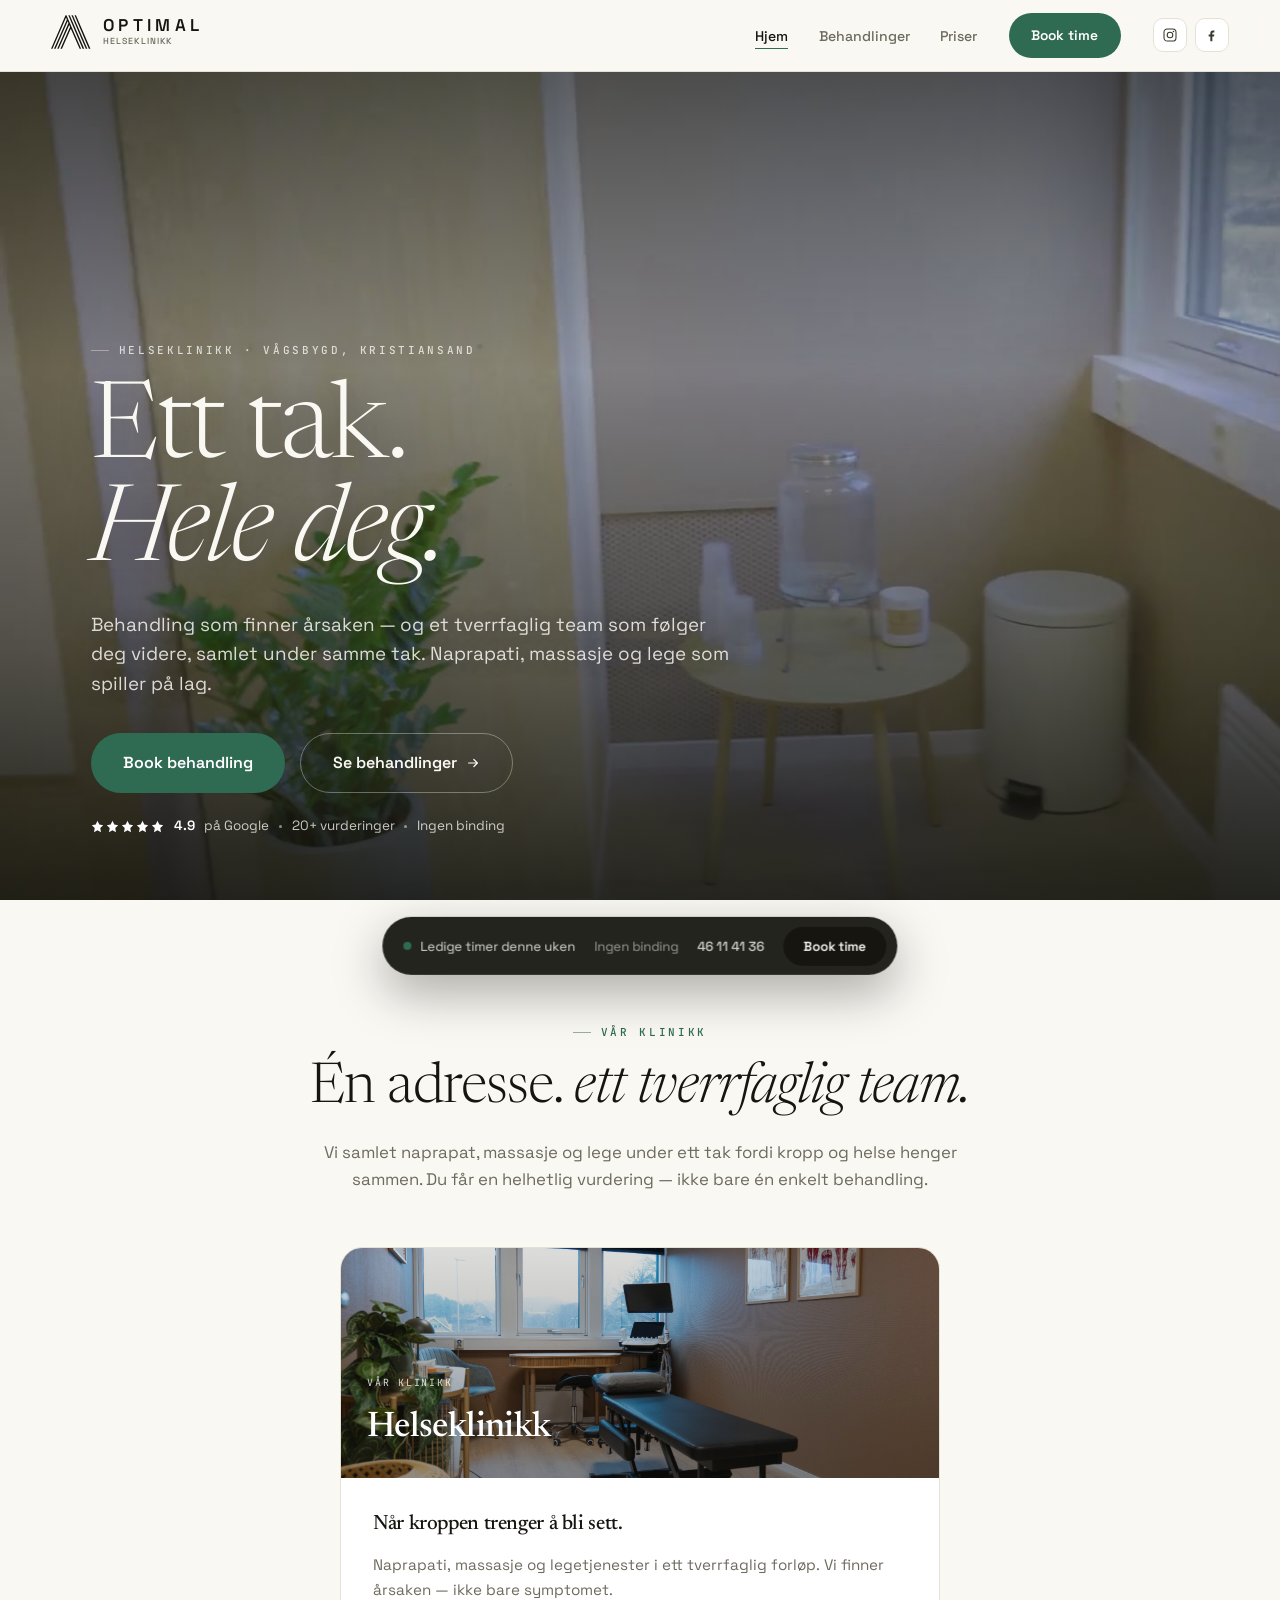
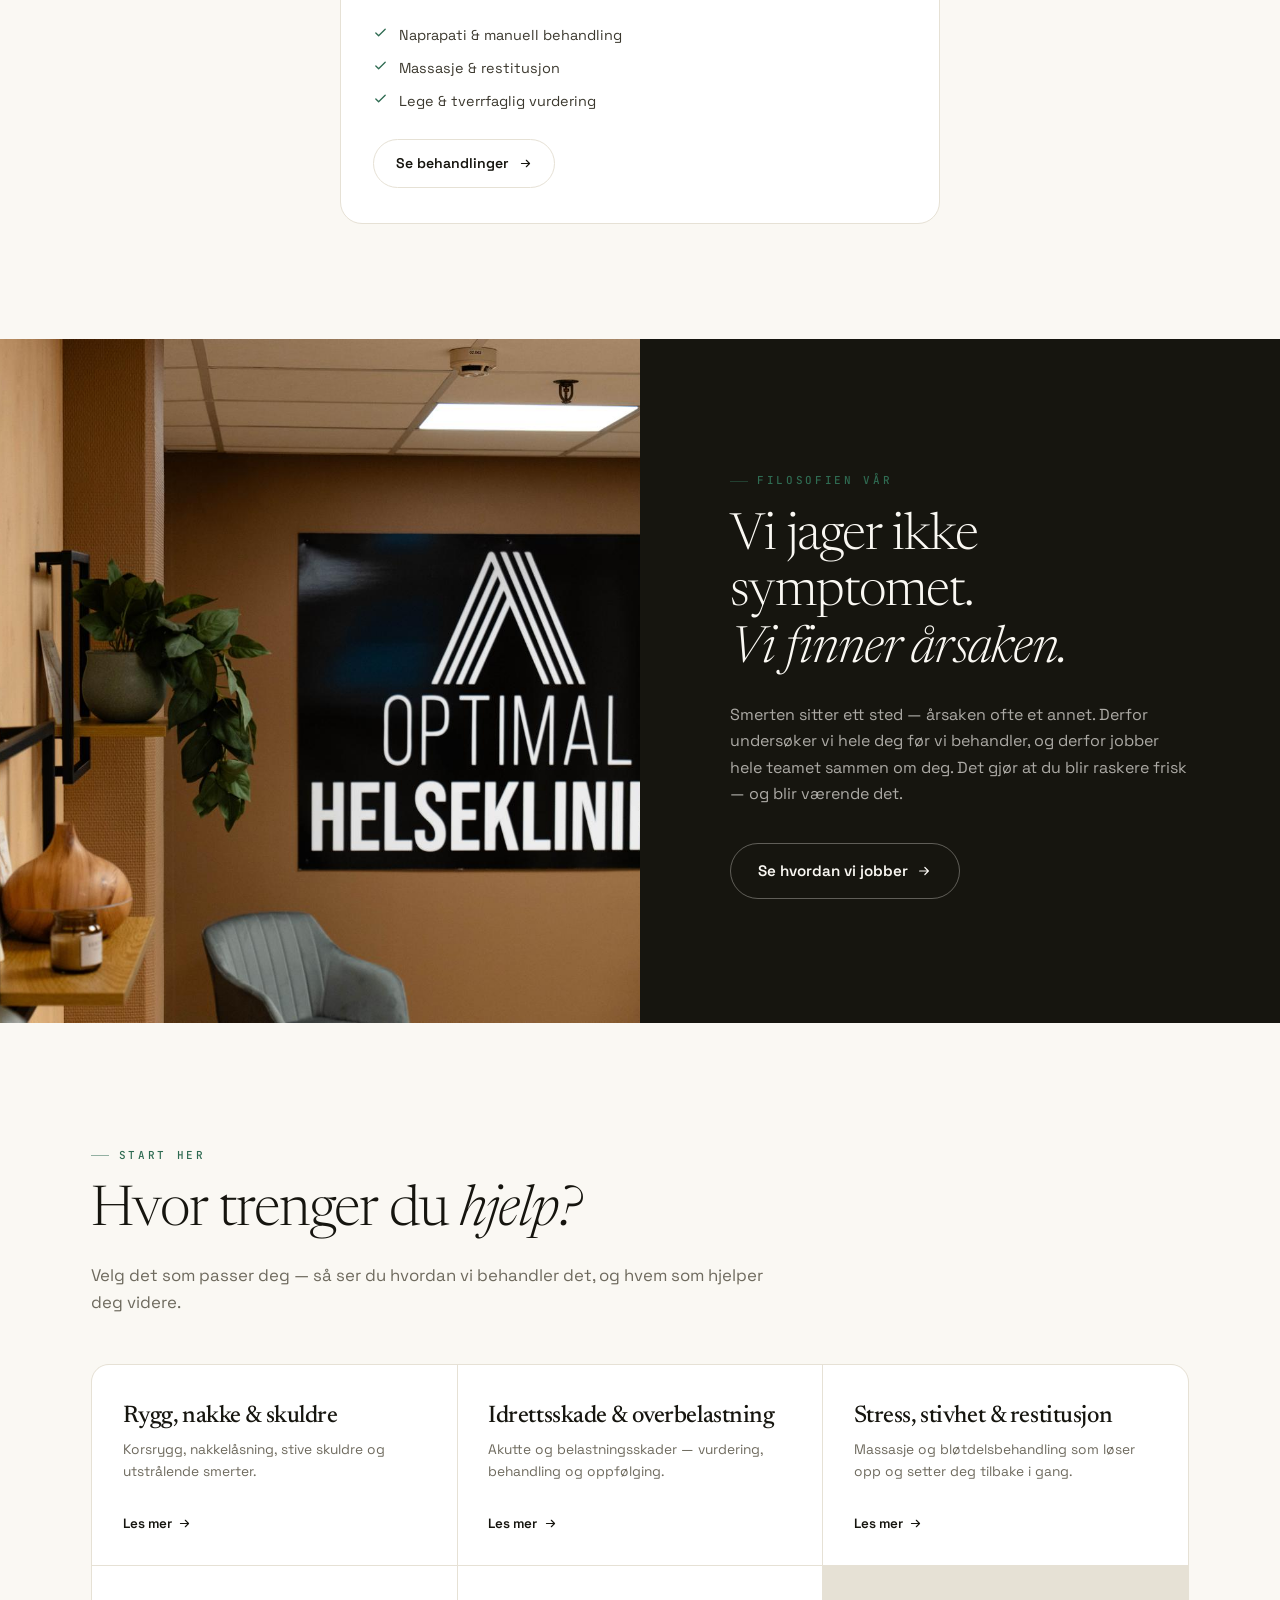
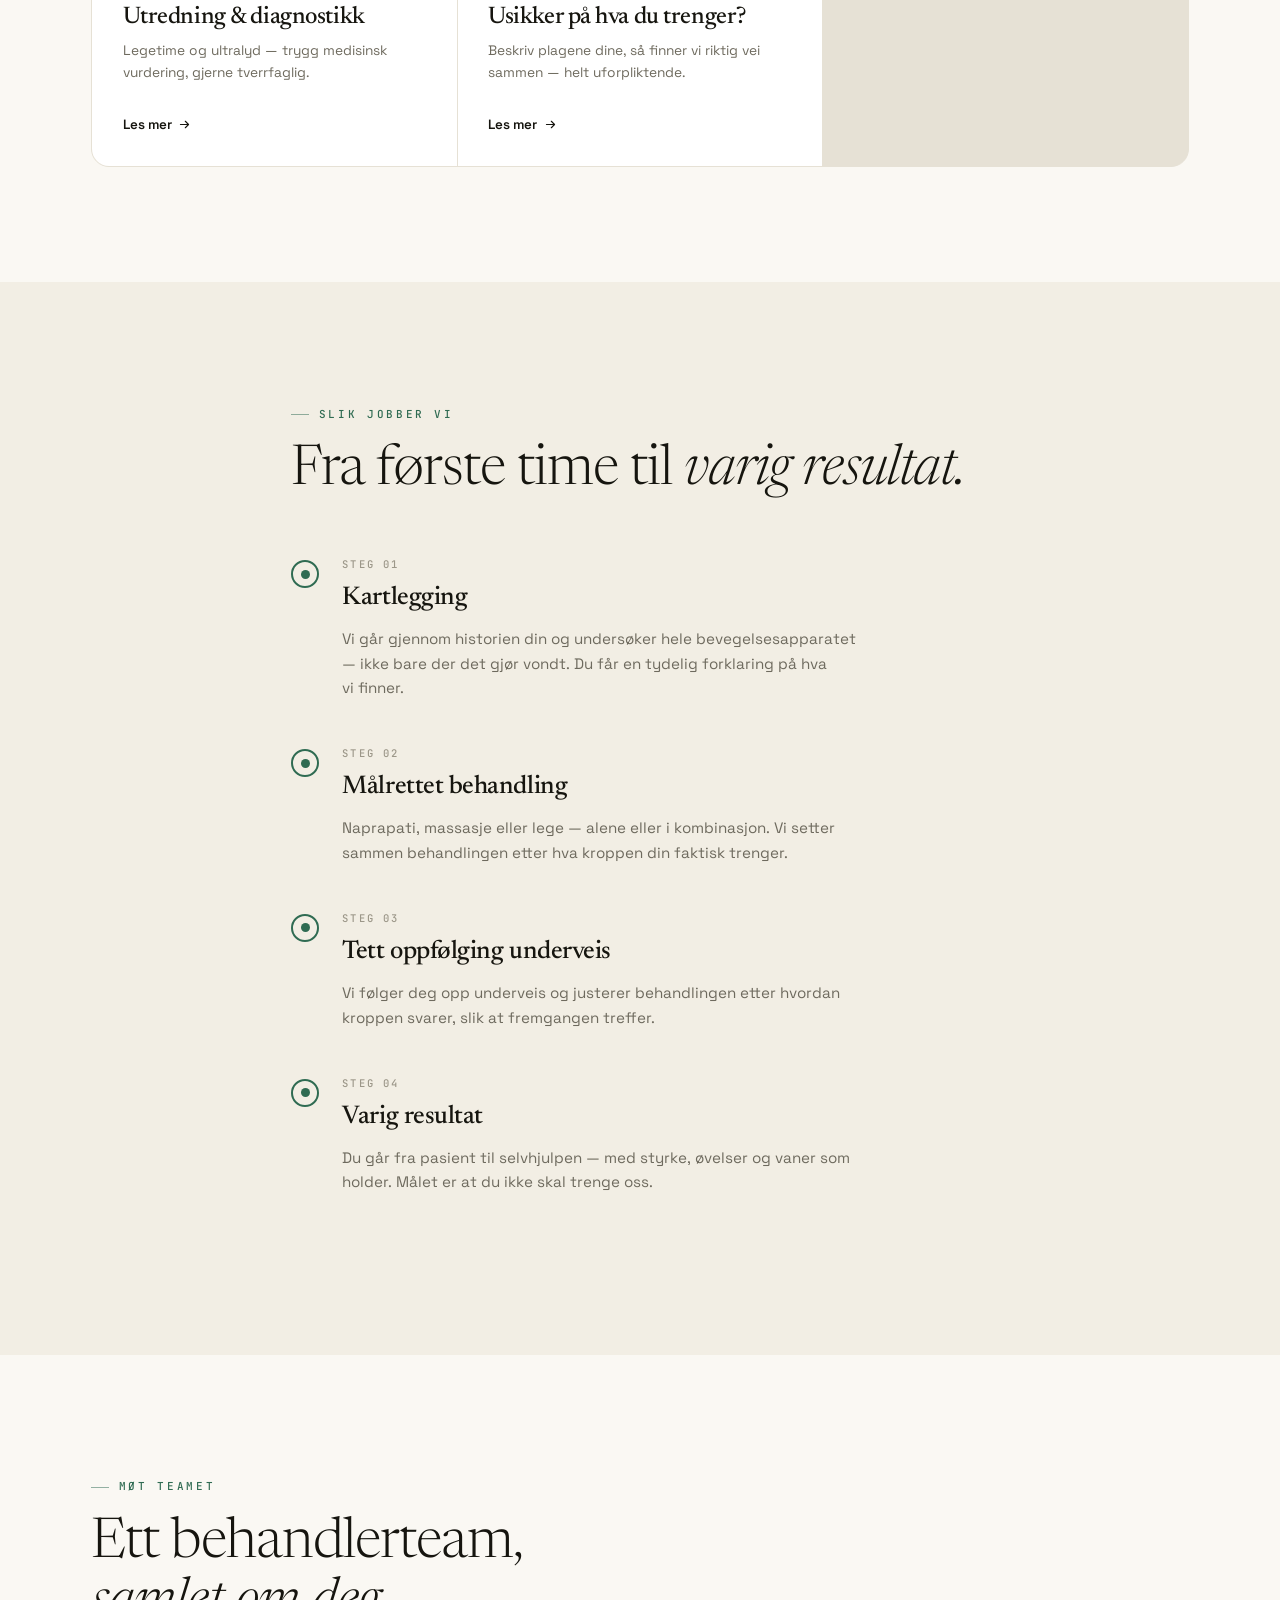
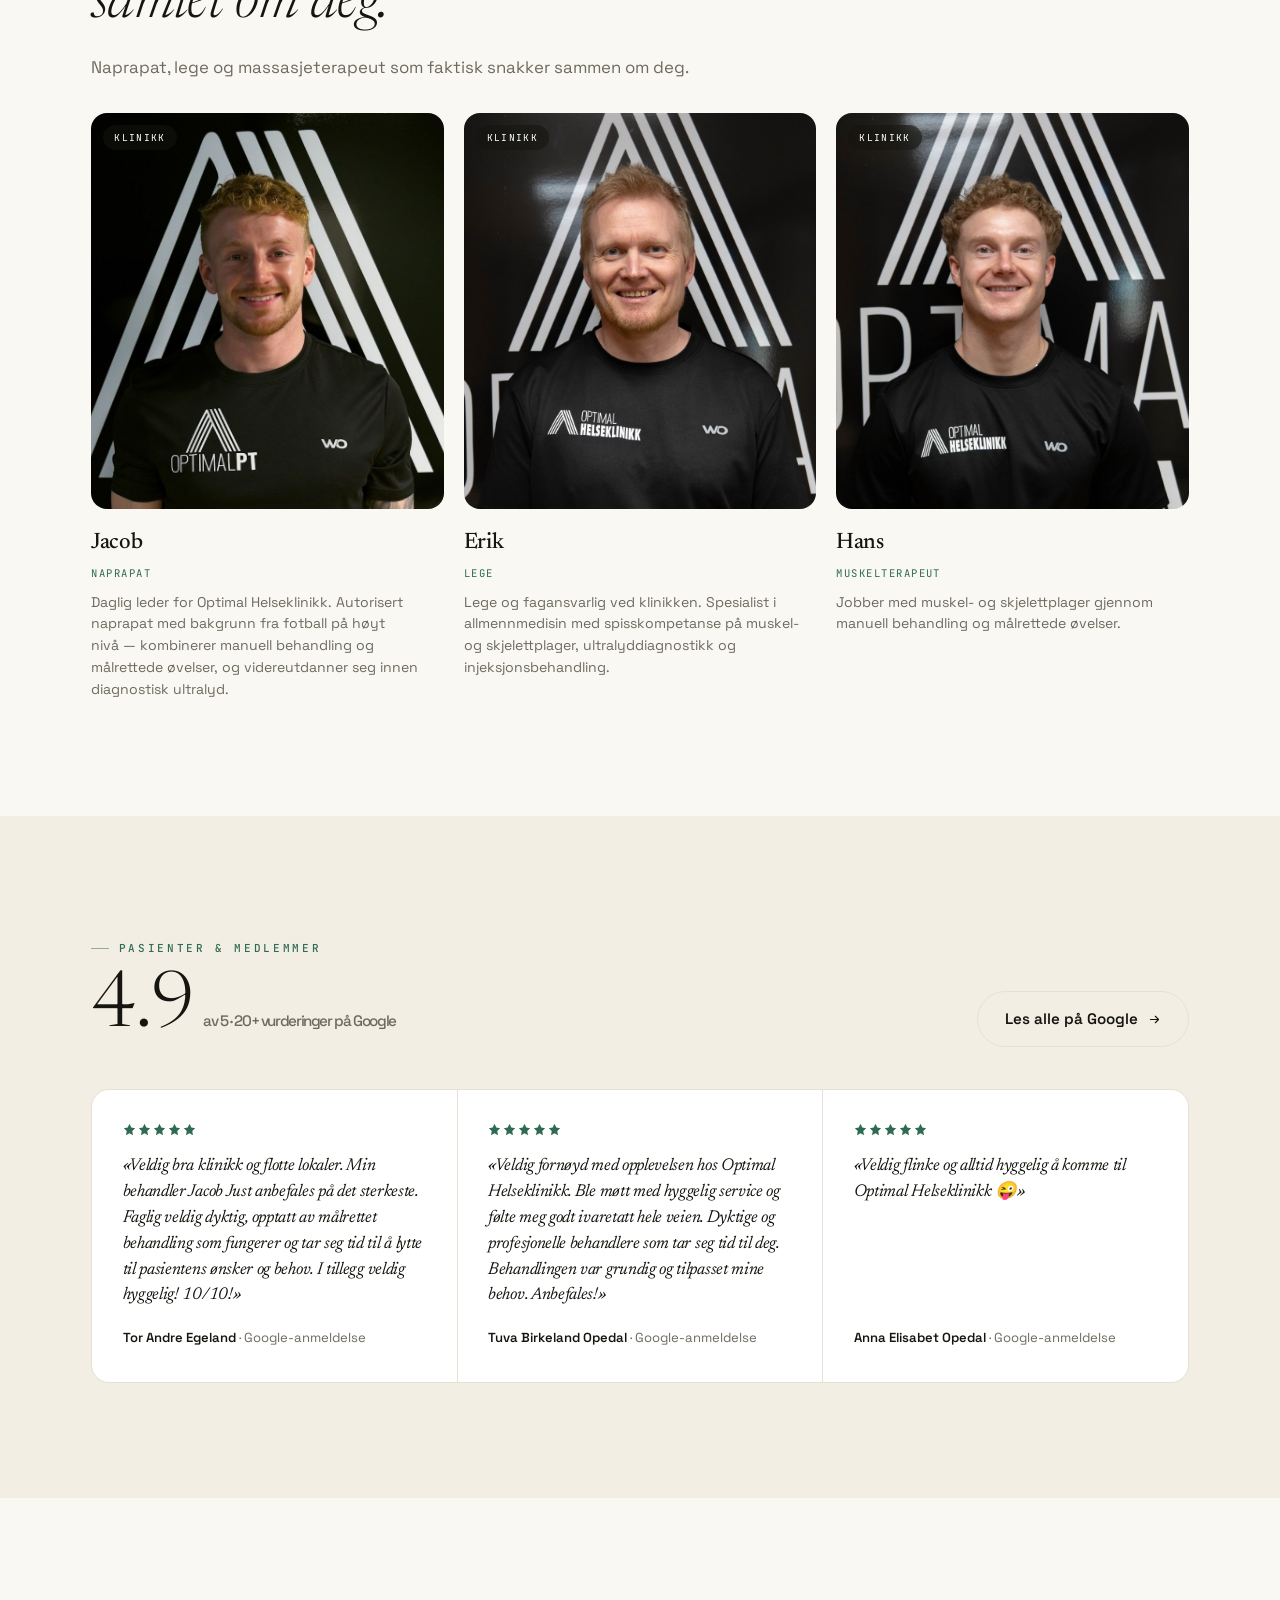
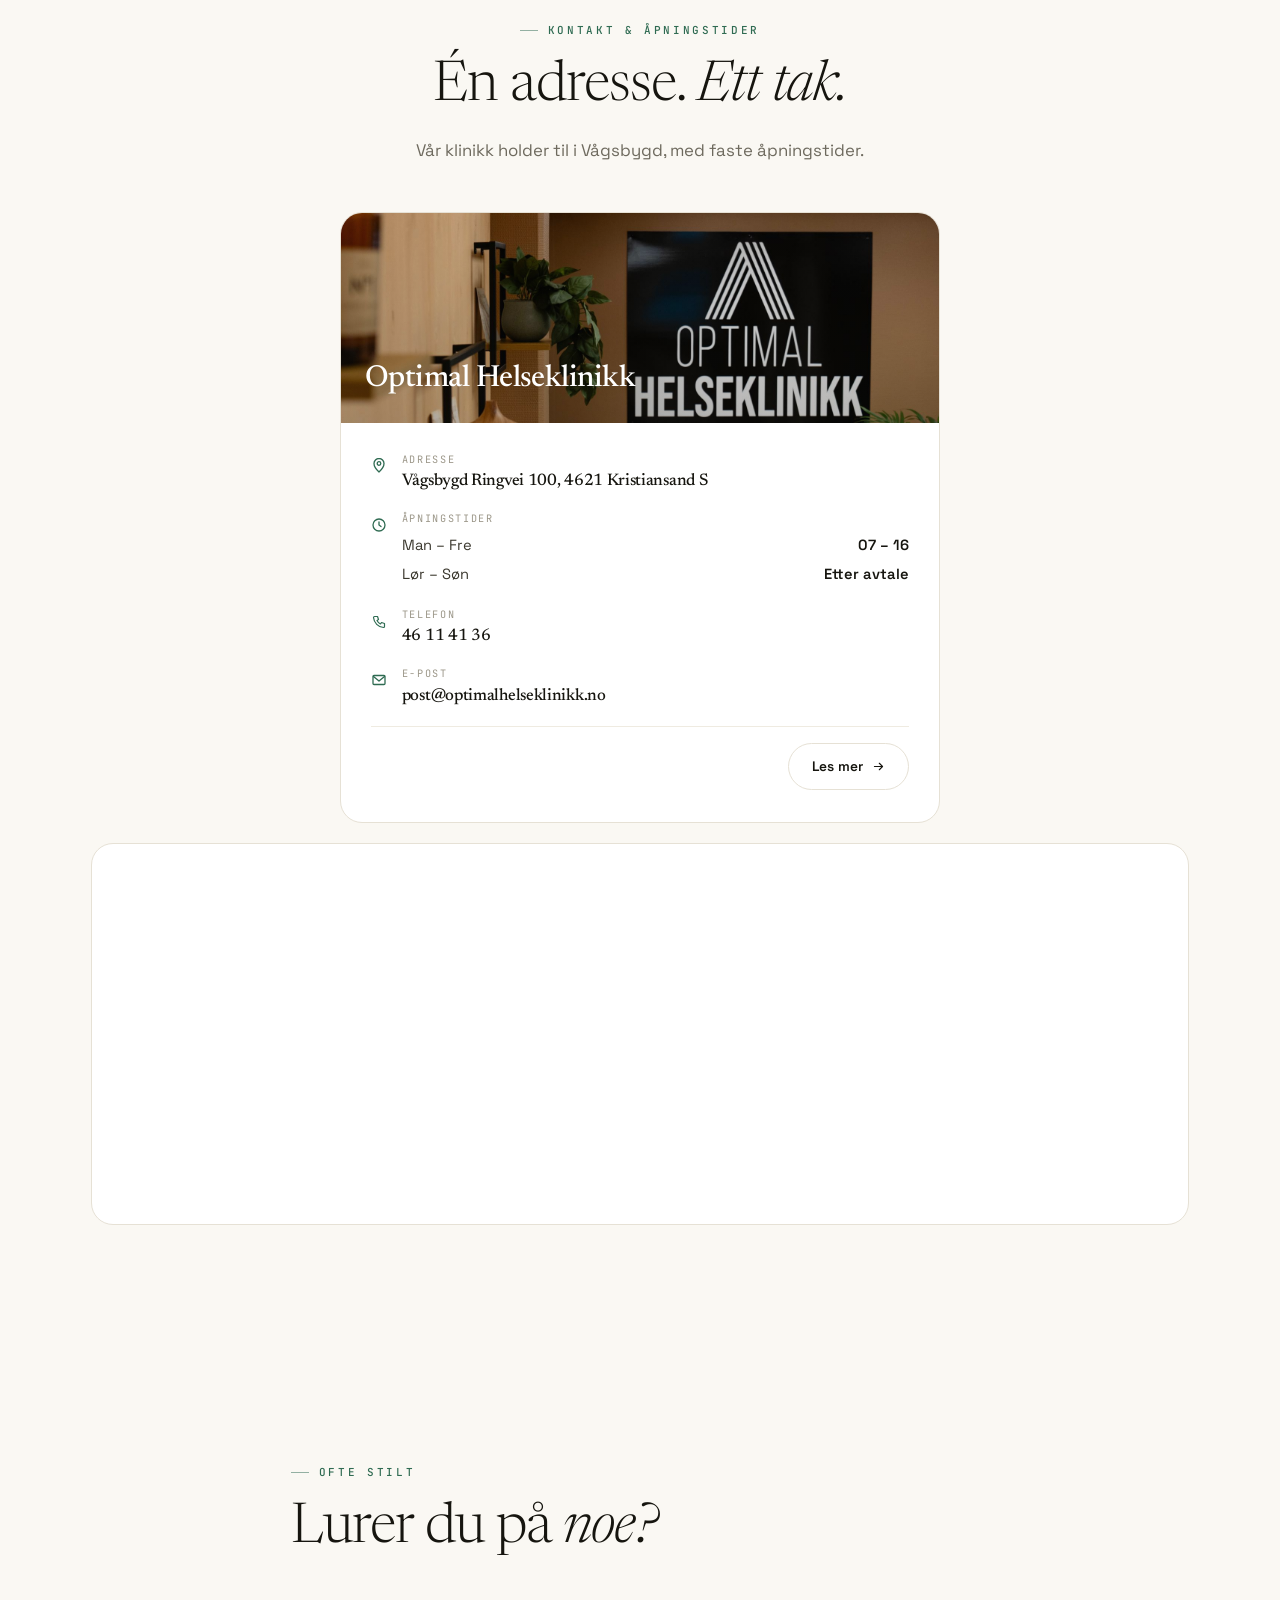
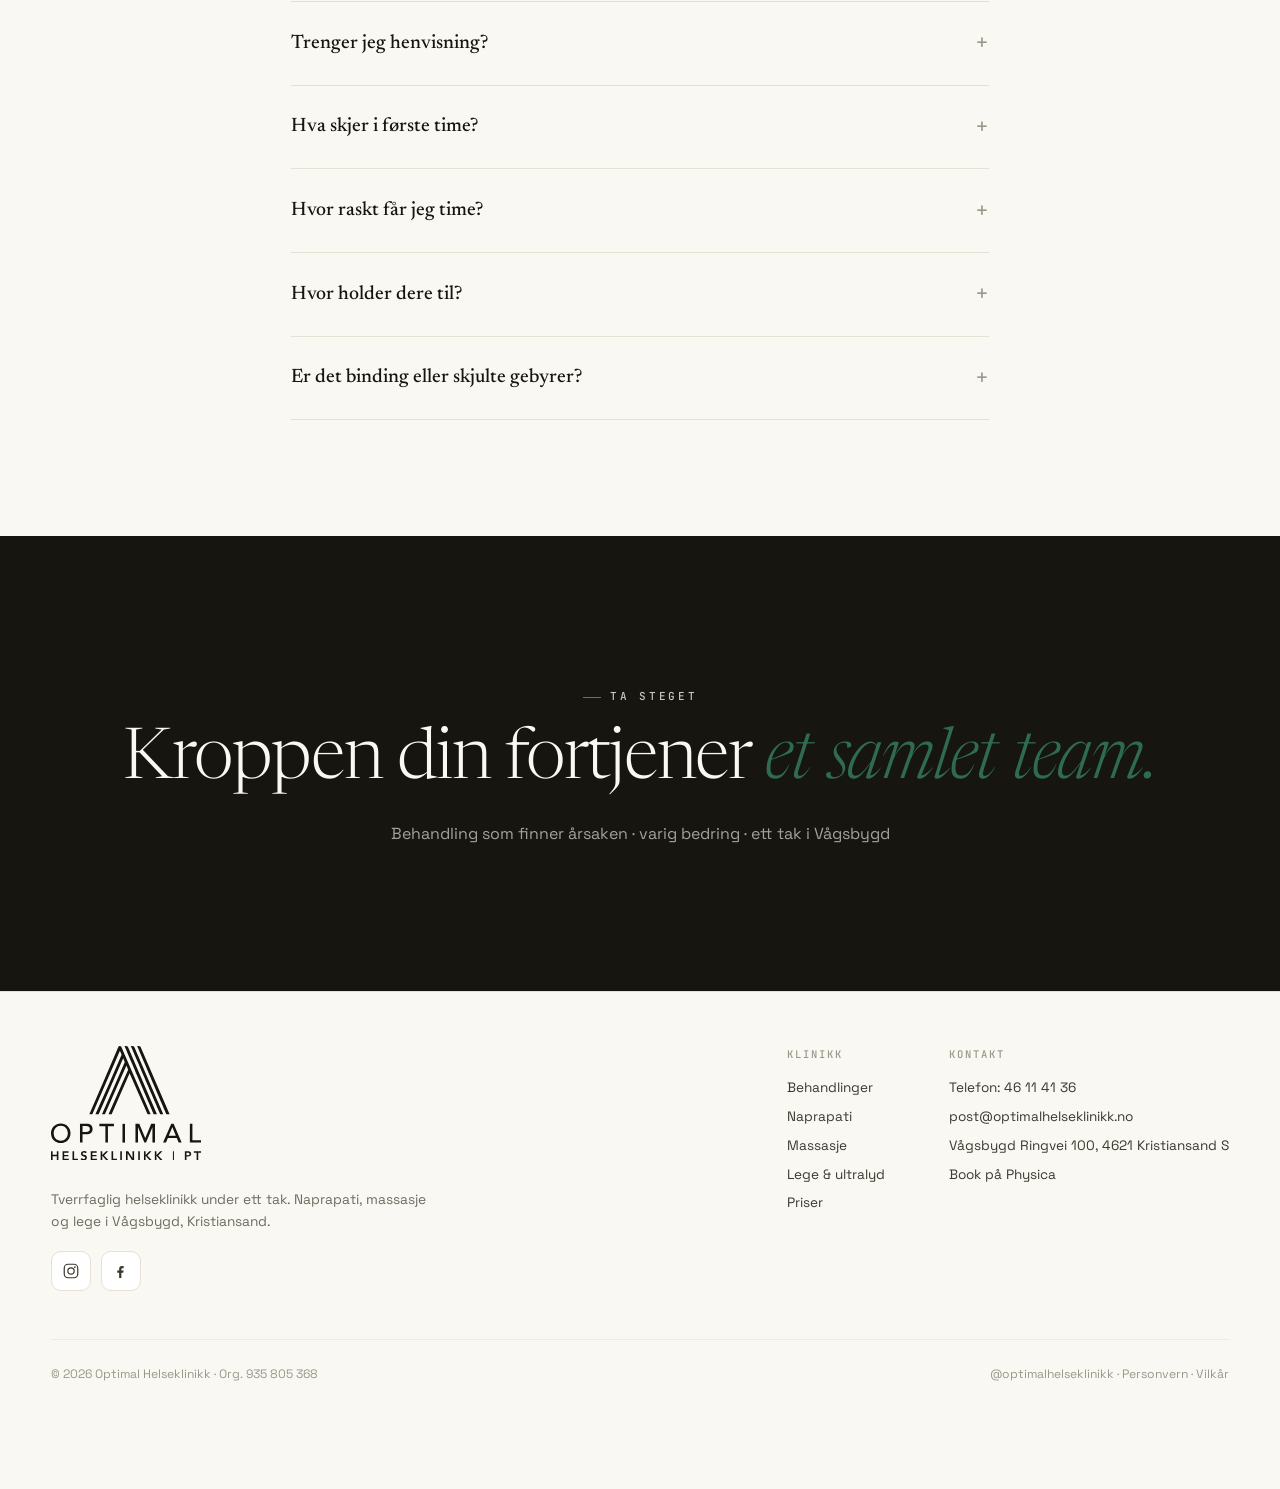
<file: index.html>
<!DOCTYPE html><html  lang="nn-no"><head><meta charset="utf-8"><meta name="viewport" content="width=device-width, initial-scale=1"><title>Optimal Helseklinikk | Fokus på mer tverrfaglighet!</title><link rel="preconnect" href="https://backend.leadconnectorhq.com" crossorigin="anonymous"><meta name="title" content="Optimal Helseklinikk | Fokus på mer tverrfaglighet!"><meta property="og:title" content="Optimal Helseklinikk | Fokus på mer tverrfaglighet!"><meta name="description" content="Smerter, skader eller et ønske om å komme i bedre hverdagsform? Vi gjør deg bedre gjennom tverrfaglig behandling med naprapat, lege og massasjeterapeut."><meta property="og:description" content="Smerter, skader eller et ønske om å komme i bedre hverdagsform? Vi gjør deg bedre gjennom tverrfaglig behandling med naprapat, lege og massasjeterapeut."><meta name="author" content="Elia Skogheim"><meta property="og:author" content="Elia Skogheim"><meta name="image" content="assets/media/6a38eca6c50697c411dfb906.jpeg"><meta property="og:image" content="assets/media/6a38eca6c50697c411dfb906.jpeg"><meta name="twitter:card" content="summary_large_image"><meta name="twitter:image" content="assets/media/6a38eca6c50697c411dfb906.jpeg"><meta name="keywords" content="klinikk, naprapat, massasje, lege"><meta property="og:keywords" content="klinikk, naprapat, massasje, lege"><meta property="og:type" content="website"><meta property="twitter:type" content="website"><style> 

 :root{ --transparent: transparent;
--primary: #37ca37;
--secondary: #188bf6;
--white: #ffffff;
--gray: #cbd5e0;
--black: #000000;
--red: #e93d3d;
--orange: #f6ad55;
--yellow: #faf089;
--green: #9ae6b4;
--teal: #81e6d9;
--malibu: #63b3ed;
--indigo: #757BBD;
--purple: #d6bcfa;
--pink: #fbb6ce;
--cobalt: #155eef;
--smoke: #f5f5f5;
--overlay: rgba(0, 0, 0, 0.5);
--headlinefont: 'Inter';
--contentfont: 'Inter';
--text-color: #000000;
--link-color: #188bf6; } .bg-fixed{bottom:0;top:0;left:0;right:0;position:fixed;overflow:auto;background-color:var(--white)} 
            
            .drop-zone-draggable .hl_main_popup{box-shadow:none;padding:20px;margin-top:0;border-color:var(--gray);border-width:10px;border-style:solid;border-radius:0;background-color:var(--white);width:720px}
            
          
#hl_main_popup.popup-body{position:absolute!important;left:50%!important;bottom:auto!important;transform:translate(-50%,0)!important;right:auto!important;box-shadow:none;padding:20px;margin-top:0;border-color:var(--gray);border-width:10px;border-style:solid;border-radius:0;background-color:var(--white);width:720px}.--mobile #hl_main_popup.popup-body{width:380px!important}@media screen and (min-width:0px) and (max-width:480px){#hl_main_popup.popup-body{width:380px!important}} 
            
            .drop-zone-draggable .hl_main_popup-IePOr5JxDt{box-shadow:none;padding:20px;margin-top:0;border-color:var(--gray);border-width:10px;border-style:solid;border-radius:0;background-color:var(--white);width:720px}
            
          
#hl_main_popup-IePOr5JxDt.popup-body{position:absolute!important;left:50%!important;bottom:auto!important;transform:translate(-50%,0)!important;right:auto!important;box-shadow:none;padding:20px;margin-top:0;border-color:var(--gray);border-width:10px;border-style:solid;border-radius:0;background-color:var(--white);width:720px}.--mobile #hl_main_popup-IePOr5JxDt.popup-body{width:380px!important}@media screen and (min-width:0px) and (max-width:480px){#hl_main_popup-IePOr5JxDt.popup-body{width:380px!important}}  
 /* ---- Section styles ----- */ 
:root{--transparent:transparent;--black:#000000}.hl_page-preview--content .row-P6miVj6buf,.hl_page-preview--content .section-HboHZrdTbm{box-shadow:none;padding:0;margin:0;background-color:var(--transparent);backdrop-filter:none;border-color:var(--black);border-width:0;border-style:none;border-radius:0}.hl_page-preview--content .row-P6miVj6buf{margin:0 auto;width:100%}@media screen and (min-width:0px) and (max-width:480px){.hl_page-preview--content .row-P6miVj6buf{padding-left:0!important;padding-right:0!important}}.hl_page-preview--content .col-nvikrobm3J{box-shadow:none;padding:0;background-color:var(--transparent);backdrop-filter:none;width:100%;border-color:var(--black);border-width:0;border-style:none;border-radius:0;margin:0}.hl_page-preview--content .custom-code-boQhWGcZ_7{margin:0;width:auto;height:auto}#section-HboHZrdTbm>.inner{max-width:100%}#col-nvikrobm3J>.inner{flex-direction:column;justify-content:center;align-items:inherit;flex-wrap:nowrap}

@media (max-width: 1024px) {
  #section-HboHZrdTbm,
  #row-P6miVj6buf,
  #col-nvikrobm3J {
    animation: none !important;
  }
}
</style><style>:root{--sticky-header-height:0px}[id]{scroll-margin-top:var(--sticky-header-height)}.flex{display:flex}.flex-col{flex-direction:column}.flex-wrap{flex-wrap:wrap}.flex-grow{flex-grow:9999}.align-center{align-items:center}.h-full{height:100%}.max-w-400{max-width:400px}.text-right{text-align:right}.d-grid{display:grid}.px-0{padding-left:0!important;padding-right:0!important}.gap-1{gap:.3rem}.items-end{align-items:flex-end}.relative{position:relative}.gap-2{gap:.625rem}.mt-20{margin-top:20px}.mt-8{margin-top:32px}.ml-3{margin-left:.75rem}.mr-10{margin-right:10px}.mt-4{margin-top:1rem}.mb-4{margin-bottom:1rem}.w-100{width:100%}.h-100{height:100%}.w-50{width:50%}.w-25{width:25%}.mw-100{max-width:100%}.noBorder{border:none!important}.iti__flag{background-image:url(assets/intl-tel-input/flags.png)}.pointer{cursor:pointer}@media(min-resolution:192dpi){.iti__flag{background-image:url(assets/intl-tel-input/flags@2x.png)}}.iti__country{display:flex;justify-content:space-between}.iti__hide{display:none}@media(min-width:768px){.hl_wrapper.nav-shrink .hl_wrapper--inner.page-creator,body{padding-top:0}.hl_page-creator--menu{left:0;top:0;z-index:10}.hl_wrapper{padding-left:0}}@media(min-width:1200px){.hl_wrapper.nav-shrink{padding-left:0!important}}html body .hl_wrapper{height:100vh;overflow:hidden}body{margin:0;-webkit-font-smoothing:antialiased}img{border-style:none;vertical-align:middle}.bg-fixed{z-index:-1}.progress-outer{background-color:#f5f5f5;border-radius:inherit;box-shadow:inset 0 1px 2px #0000001a;font-size:14px;height:35px;line-height:36px;overflow:hidden;padding-bottom:0;padding-top:0;width:100%}.progress-inner{box-shadow:inset 0 -1px #00000026;color:#fff;float:left;font-size:14px;height:100%;padding-left:10px;padding-right:10px;transition:width .6s ease;width:0}.progress0{width:0}.progress10{width:10%}.progress20{width:20%}.progress30{width:30%}.progress40{width:40%}.progress50{width:50%}.progress60{width:60%}.progress70{width:70%}.progress80{width:80%}.progress90{width:90%}.progress100{width:100%}.progressbarOffsetWhite{background:#f5f5f5}.progressbarOffsetTransparentWhite{background-color:#ffffff80}.progressbarOffsetBlack{background:#333}.progressbarOffsetTransparentBlack{background-color:#7e7e7e80}.text-white{color:#fff}.text-bold{font-weight:700}.text-italic{font-style:italic}.text-bold-italic{font-style:italic;font-weight:700}.progressbarSmall{font-size:14px;height:35px;line-height:36px}.progressbarMedium{font-size:19px;height:45px;line-height:45px}.progressbarLarge{font-size:21px;height:65px;line-height:65px}.recaptcha-container{margin-bottom:1em}.recaptcha-container p{color:red;margin-top:1em}.button-recaptcha-container div:first-child{height:auto!important;width:100%!important}.card-el-error-msg{align-items:center;color:#e25950;display:flex;font-size:13px;justify-content:flex-start;padding:10px 0;text-align:center}.card-el-error-msg svg{color:#f87171;margin-right:2px}.hl-faq-child-heading{border:none;cursor:pointer;justify-content:space-between;outline:none;padding:15px;width:100%}.hl-faq-child-head,.hl-faq-child-heading{align-items:center;display:flex}.v-enter-active,.v-leave-active{transition:opacity .2s ease-out}.v-enter-from,.v-leave-to{opacity:0}.faq-separated-child{margin-bottom:10px}.hl-faq-child-panel img{border-radius:15px;cursor:pointer}.hl-faq-child-heading-icon.left{margin-right:1em}.expand-collapse-all-button{background-color:transparent;border:1px solid #d1d5db;border-radius:15px;color:#3b82f6;cursor:pointer;font-size:12px;font-weight:400;line-height:16px;margin:1em 0;padding:5px 15px}.hl-faq-child-panel{transition:padding .2s ease}.v-spinner .v-moon1{position:relative}.v-spinner .v-moon1,.v-spinner .v-moon2{animation:v-moonStretchDelay .6s linear 0s infinite;animation-fill-mode:forwards}.v-spinner .v-moon2{opacity:.8;position:absolute}.v-spinner .v-moon3{opacity:.1}@keyframes v-moonStretchDelay{to{transform:rotate(1turn)}}.generic-error-message{color:red;font-weight:500;margin-top:.5rem;text-align:center}#faq-overlay{background:var(--overlay);height:100vh;opacity:.8;width:100vw}#faq-overlay,#faq-popup{position:fixed;z-index:1000}#faq-popup{background:#fff;height:auto;left:50%;margin-left:-250px;margin-top:-250px;top:50%;width:500px}#popupclose{cursor:pointer;float:right;padding:10px}.popupcontent{height:auto!important;width:100%!important}#button{cursor:pointer}.dark{background-color:#000}.antialiased{-webkit-font-smoothing:antialiased;-moz-osx-font-smoothing:grayscale}.spotlight{background:linear-gradient(45deg,#00dc82,#36e4da 50%,#0047e1);bottom:-30vh;filter:blur(20vh);height:40vh}.z-10{z-index:10}.right-0{right:0}.left-0{left:0}.fixed{position:fixed}.text-black{--tw-text-opacity:1;color:rgba(0,0,0,var(--tw-text-opacity))}.overflow-hidden{overflow:hidden}.min-h-screen{min-height:100vh}.font-sans{font-family:ui-sans-serif,system-ui,-apple-system,BlinkMacSystemFont,Segoe UI,Roboto,Helvetica Neue,Arial,Noto Sans,sans-serif,Apple Color Emoji,Segoe UI Emoji,Segoe UI Symbol,Noto Color Emoji}.place-content-center{place-content:center}.grid{display:grid}.z-20{z-index:20}.max-w-520px{max-width:520px}.mb-8{margin-bottom:2rem}.text-8xl{font-size:6rem;line-height:1}.font-medium{font-weight:500}.mb-16{margin-bottom:4rem}.leading-tight{line-height:1.25}.text-xl{font-size:1.25rem;line-height:1.75rem}.font-light{font-weight:300}@media(min-width:640px){.sm-text-10xl{font-size:10rem;line-height:1}.sm-text-4xl{font-size:2.25rem;line-height:2.5rem}.sm-px-0{padding-left:0;padding-right:0}}.full-center{background-position:50%!important;background-repeat:repeat!important;background-size:cover!important}.fill-width{background-size:100% auto!important}.fill-width,.fill-width-height{background-repeat:no-repeat!important}.fill-width-height{background-size:100% 100%!important}.no-repeat{background-repeat:no-repeat!important}.repeat-x{background-repeat:repeat-x!important}.repeat-y{background-repeat:repeat-y!important}.repeat-x-fix-top{background-position:top!important;background-repeat:repeat-x!important}.repeat-x-fix-bottom{background-position:bottom!important;background-repeat:repeat-x!important}#overlay{height:100%;inset:0;opacity:0;overflow-y:scroll;position:fixed;transition:opacity .3s ease;width:100%;z-index:999;-webkit-overflow-scrolling:touch}#overlay.show{opacity:1}.popup-body{background-color:#fff;height:auto;left:50%;min-height:180px;position:absolute;top:10%;transition:transform .25s ease-in-out}.popup-body,.popup-body.show{transform:translate(-50%)}.closeLPModal{cursor:pointer;position:absolute;right:-10px;top:-10px;z-index:21}.settingsPModal{font-size:18px;left:40%;padding:10px;position:absolute;top:-40px;width:32px}.c-section>.inner{display:flex;flex-direction:column;justify-content:center;margin:auto;z-index:2}.c-row>.inner{display:flex;width:100%}.c-column>.inner{display:flex;flex-direction:column;height:100%;justify-content:inherit;width:100%!important}.c-wrapper{position:relative}.previewer{--vw:100vh/100;height:calc(100vh - 170px);margin:auto;overflow:scroll;overflow-x:hidden;overflow-y:scroll;width:100%}.c-element{position:relative}.c-column{flex:1}.c-column,.c-row{position:relative}p+p{margin-top:auto}.hl_page-creator--row.active{border-color:#188bf6}.flip-list-move{transition:transform .5s}.page-wrapper .sortable-ghost:before{background:#188bf6!important;border-radius:4px;content:"";height:4px;left:50%;position:absolute;top:50%;transform:translate(-50%,-50%);width:100%}.page-wrapper .sortable-ghost{border:none!important;position:relative}.active-drop-area:before{color:gray;content:"";font-size:12px;left:50%;pointer-events:none;position:absolute;top:50%;transform:translate(-50%,-50%)}.active-drop-area{border:1px dashed grey}.active-drop-area.is-empty{min-height:60px}.empty-component{align-items:center;border:1px dashed #d7dde9;display:flex;height:100%;justify-content:center;left:0;position:absolute;top:0;width:100%;z-index:2}.empty-component,.empty-component-min-height{min-height:100px;pointer-events:none}.dividerContainer{width:100%}.items-center{align-items:center}.font-semibold{font-weight:600}.text-2xl{font-size:1.5rem}.text-sm{font-size:.875rem}.w-full{width:100%}.mr-2{margin-right:.5rem}.mt-2{margin-top:.5rem}.justify-between{justify-content:space-between}.text-lg{font-size:1.125rem}.font-base{font-weight:400}.justify-end{justify-content:flex-end}.justify-center{justify-content:center!important}.text-center{text-align:center}.centered{align-items:center;display:flex;height:100%;justify-content:center;width:100%}.mx-auto{margin:0 auto}.default-cursor{cursor:default!important}</style><style>@media only screen and (max-width:767px){.c-row>.inner{flex-direction:column}.desktop-only{display:none}.c-column,.c-row{width:100%!important}.c-column,.c-column>.inner,.c-row>.inner,.c-section,.c-section>.inner{padding-left:0!important;padding-right:0!important}.c-column,.c-column>.inner,.c-row{margin-left:0!important;margin-right:0!important}.c-row{padding-left:10px!important;padding-right:10px!important}}@media only screen and (min-width:1024.02px){.mobile-only{display:none}}@media only screen and (min-width:768px)and (max-width:1024px){.tablet-hide{display:none}}.c-button button{outline:none;position:relative}.fa,.fab,.fal,.far,.fas{-webkit-font-smoothing:antialiased;display:inline-block;font-style:normal;font-variant:normal;line-height:1;text-rendering:auto}.c-column{flex:1 1 auto!important}.c-column>.inner.horizontal>div{flex:1}.c-row>.inner{display:flex;width:100%}.c-nested-column .c-row>.inner{width:100%!important}.c-nested-column .inner{border:none!important}.bgCover.bg-fixed:before{background-attachment:fixed!important;background-position:50%!important;background-repeat:repeat!important;background-size:cover!important;-webkit-background-size:cover!important}@supports (-webkit-touch-callout:inherit){.bgCover.bg-fixed:before{background-attachment:scroll!important}}.bgCover100.bg-fixed:before{background-size:100% auto!important;-webkit-background-size:100% auto!important}.bgCover100.bg-fixed:before,.bgNoRepeat.bg-fixed:before{background-repeat:no-repeat!important}.bgRepeatX.bg-fixed:before{background-repeat:repeat-x!important}.bgRepeatY.bg-fixed:before{background-repeat:repeat-y!important}.bgRepeatXTop.bg-fixed:before{background-position:top!important;background-repeat:repeat-x!important}.bgRepeatXBottom.bg-fixed:before{background-position:bottom!important;background-repeat:repeat-x!important}.bgCover{background-attachment:fixed!important;background-position:50%!important;background-repeat:repeat!important;background-size:cover!important;-webkit-background-size:cover!important}@supports (-webkit-touch-callout:inherit){.bgCover{background-attachment:scroll!important}}.bgCover100{background-size:100% auto!important;-webkit-background-size:100% auto!important}.bgCover100,.bgNoRepeat{background-repeat:no-repeat!important}.bgRepeatX{background-repeat:repeat-x!important}.bgRepeatY{background-repeat:repeat-y!important}.bgRepeatXTop{background-position:top!important}.bgRepeatXBottom,.bgRepeatXTop{background-repeat:repeat-x!important}.bgRepeatXBottom{background-position:bottom!important}.cornersTop{border-bottom-left-radius:0!important;border-bottom-right-radius:0!important}.cornersBottom{border-top-left-radius:0!important;border-top-right-radius:0!important}.radius0{border-radius:0}.radius1{border-radius:1px}.radius2{border-radius:2px}.radius3{border-radius:3px}.radius4{border-radius:4px}.radius5{border-radius:5px}.radius10{border-radius:10px}.radius15{border-radius:15px}.radius20{border-radius:20px}.radius25{border-radius:25px}.radius50{border-radius:50px}.radius75{border-radius:75px}.radius100{border-radius:100px}.radius125{border-radius:125px}.radius150{border-radius:150px}.borderTopBottom{border-bottom-color:#000000b3;border-left:none!important;border-right:none!important;border-top-color:#000000b3}.borderTop{border-bottom:none!important;border-top-color:#000000b3}.borderBottom,.borderTop{border-left:none!important;border-right:none!important}.borderBottom{border-bottom-color:#000000b3;border-top:none!important}.borderFull{border-color:#000000b3}@keyframes rocking{0%{transform:rotate(0)}25%{transform:rotate(0)}50%{transform:rotate(2deg)}75%{transform:rotate(-2deg)}to{transform:rotate(0)}}.buttonRocking{animation:rocking 2s infinite;animation-timing-function:ease-out;transition:.2s}.buttonPulseGlow{animation:pulseGlow 2s infinite;animation-timing-function:ease-in-out}@keyframes pulseGlow{0%{box-shadow:0 0 #fff0}25%{box-shadow:0 0 2.5px 1px #ffffff40}50%{box-shadow:0 0 5px 2px #ffffff80}85%{box-shadow:0 0 5px 5px #fff0}to{box-shadow:0 0 #fff0}}.buttonBounce{animation:bounce 1.5s infinite;animation-timing-function:ease-in;transition:.2s}@keyframes bounce{15%{box-shadow:0 0 0 0 transparent;transform:translateY(0)}35%{box-shadow:0 8px 5px -5px #00000040;transform:translateY(-35%)}45%{box-shadow:0 0 0 0 transparent;transform:translateY(0)}55%{box-shadow:0 5px 4px -4px #00000040;transform:translateY(-20%)}70%{box-shadow:0 0 0 0 transparent;transform:translateY(0)}80%{box-shadow:0 4px 3px -3px #00000040;transform:translateY(-10%)}90%{box-shadow:0 0 0 0 transparent;transform:translateY(0)}95%{box-shadow:0 2px 3px -3px #00000040;transform:translateY(-2%)}99%{box-shadow:0 0 0 0 transparent;transform:translateY(0)}to{box-shadow:0 0 0 0 transparent;transform:translateY(0)}}@keyframes elevate{0%{box-shadow:0 0 0 0 transparent;transform:translateY(0)}to{box-shadow:0 8px 5px -5px #00000040;transform:translateY(-10px)}}.buttonElevate:hover{animation:elevate .2s forwards}.buttonElevate{box-shadow:0 0 0 0 transparent;transition:.2s}.buttonWobble{transition:.3s}.buttonWobble:hover{animation:wobble .5s 1;animation-timing-function:ease-in-out}@keyframes wobble{0%{transform:skew(0)}25%{transform:skew(10deg)}50%{transform:skew(0)}75%{transform:skew(-10deg)}to{transform:skew(0)}}.image-container img{max-width:100%;vertical-align:middle}.sub-text ::-moz-placeholder{color:#000;opacity:1}.sub-text ::placeholder{color:#000;opacity:1}.image-container{height:100%;width:100%}.shadow5inner{box-shadow:inset 0 1px 3px #0000000d}.shadow10inner{box-shadow:inset 0 1px 5px #0000001a}.shadow20inner{box-shadow:inset 0 1px 5px #0003}.shadow30inner{box-shadow:inset 0 2px 5px 2px #0000004d}.shadow40inner{box-shadow:inset 0 2px 5px 2px #0006}.shadow5{box-shadow:0 1px 3px #0000000d}.shadow10{box-shadow:0 1px 5px #0000001a}.shadow20{box-shadow:0 1px 5px #0003}.shadow30{box-shadow:0 2px 5px 2px #0000004d}.shadow40{box-shadow:0 2px 5px 2px #0006}.sub-heading-button{color:#fff;font-weight:400;line-height:normal;opacity:.8;text-align:center}.wideSection{max-width:1120px}.midWideSection,.wideSection{margin-left:auto!important;margin-right:auto!important}.midWideSection{max-width:960px}.midSection{margin-left:auto!important;margin-right:auto!important;max-width:720px}.c-section>.inner{margin-left:auto;margin-right:auto;max-width:1170px;width:100%}.c-column{padding-left:15px;padding-right:15px}.feature-img-circle img,.img-circle,.img-circle img{border-radius:50%!important}.feature-img-round-corners img,.img-round-corners,.img-round-corners img{border-radius:5px}.feature-image-dark-border img,.image-dark-border{border:3px solid rgba(0,0,0,.7)}.feature-image-white-border img,.image-white-border{border:3px solid #fff}.img-grey,.img-grey img{filter:grayscale(100%);filter:gray;-webkit-transition:all .6s ease}.button-shadow1{box-shadow:0 1px 5px #0003}.button-shadow2{box-shadow:0 1px 5px #0006}.button-shadow3{box-shadow:0 1px 5px #000000b3}.button-shadow4{box-shadow:0 8px 1px #0000001a}.button-shadow5{box-shadow:0 0 25px #0003,0 0 15px #0003,0 0 3px #0006}.button-shadow6{box-shadow:0 0 25px #0006,0 0 15px #fff3,0 0 3px #fff6}.button-shadow-sharp1{box-shadow:inset 0 1px #fff3}.button-shadow-sharp2{box-shadow:inset 0 0 0 1px #fff3}.button-shadow-sharp3{box-shadow:inset 0 0 0 2px #fff3}.button-shadow-highlight{box-shadow:none}.button-shadow-highlight:hover{box-shadow:inset 0 0 #ffffff38,inset 0 233px 233px #ffffff1f}.button-flat-line{background-color:transparent!important;border-width:2px}.button-vp-5{padding-bottom:5px!important;padding-top:5px!important}.button-vp-10{padding-bottom:10px!important;padding-top:10px!important}.button-vp-15{padding-bottom:15px!important;padding-top:15px!important}.button-vp-20{padding-bottom:20px!important;padding-top:20px!important}.button-vp-25{padding-bottom:25px!important;padding-top:25px!important}.button-vp-30{padding-bottom:30px!important;padding-top:30px!important}.button-vp-40{padding-bottom:40px!important;padding-top:40px!important}.button-vp-0{padding-bottom:0!important;padding-top:0!important}.button-hp-5{padding-left:5px!important;padding-right:5px!important}.button-hp-10{padding-left:10px!important;padding-right:10px!important}.button-hp-15{padding-left:15px!important;padding-right:15px!important}.button-hp-20{padding-left:20px!important;padding-right:20px!important}.button-hp-25{padding-left:25px!important;padding-right:25px!important}.button-hp-30{padding-left:30px!important;padding-right:30px!important}.button-hp-40{padding-left:40px!important;padding-right:40px!important}.button-hp-0{padding-left:0!important;padding-right:0!important}.vs__dropdown-toggle{background:#f3f8fb!important;border:none!important;height:43px!important}.row-align-center{margin:0 auto}.row-align-left{margin:0 auto;margin-left:0!important}.row-align-right{margin:0 auto;margin-right:0!important}button,input,optgroup,select,textarea{border-radius:unset;font-family:unset;font-size:unset;line-height:unset;margin:unset;text-transform:unset}body{font-weight:unset!important;line-height:unset!important;-moz-osx-font-smoothing:grayscale;word-wrap:break-word}*,:after,:before{box-sizing:border-box}.main-heading-group>div{display:inline-block}.c-button span.main-heading-group,.c-button span.sub-heading-group{display:block}.time-grid-3{grid-template-columns:repeat(3,100px)}.time-grid-3,.time-grid-4{display:grid;text-align:center}.time-grid-4{grid-template-columns:repeat(4,100px)}@media screen and (max-width:767px){.time-grid-3{grid-template-columns:repeat(3,80px)}.time-grid-4{grid-template-columns:repeat(4,70px)}}.time-grid .timer-box{display:grid;font-size:15px;grid-template-columns:1fr;text-align:center}.timer-box .label{font-weight:300}.c-button button{cursor:pointer}.c-button>a{text-decoration:none}.c-button>a,.c-button>a span{display:inline-block}.nav-menu-wrapper{display:flex;justify-content:space-between}.nav-menu-wrapper.default{flex-direction:row}.nav-menu-wrapper.reverse{flex-direction:row-reverse}.nav-menu-wrapper .branding{align-items:center;display:flex}.nav-menu-wrapper.default .branding{flex-direction:row}.nav-menu-wrapper.reverse .branding{flex-direction:row-reverse}.nav-menu-wrapper.default .branding .logo,.nav-menu-wrapper.reverse .branding .title{margin-right:18px}.nav-menu-wrapper .branding .title{align-items:center;display:flex;min-height:50px;min-width:50px}.nav-menu{align-items:center;display:flex;flex-wrap:wrap;list-style:none;margin:0;padding:0}.nav-menu a{text-decoration:none}.dropdown{display:inline-block;position:relative}.dropdown .dropdown-menu{border:none;box-shadow:0 8px 16px 5px #0000001a}.dropdown-menu{background-clip:padding-box;border:1px solid rgba(0,0,0,.15);border-radius:.3125rem;color:#607179;display:none;float:left;font-size:1rem;left:0;list-style:none;margin:.125rem 0 0;min-width:10rem;padding:.5rem 0;position:absolute;text-align:left;top:100%;z-index:1000}.nav-menu .nav-menu-item.dropdown:hover>.dropdown-menu{display:block}.nav-menu .dropdown-menu{display:none;list-style:none;margin:0;padding:0}.nav-menu-mobile{display:none}.nav-menu-mobile i{cursor:pointer;font-size:24px}#nav-menu-popup{background:var(--overlay);display:none;height:100%;inset:0;opacity:0;position:fixed;transition:opacity .3s ease;width:100%;z-index:100}#nav-menu-popup.show{opacity:1}#nav-menu-popup .nav-menu-body{background-color:#fff;height:100%;left:0;overflow:auto;padding:45px;position:absolute;top:0;width:100%}#nav-menu-popup .nav-menu-body .close-menu{cursor:pointer;position:absolute;right:20px;top:20px;z-index:100}#nav-menu-popup .nav-menu-body .close-menu:before{content:""}#nav-menu-popup .nav-menu{align-items:center;display:flex;flex-direction:column;list-style:none;margin:0;padding:0}#nav-menu-popup .nav-menu .nav-menu-item{list-style:none;text-align:left;-webkit-user-select:none;-moz-user-select:none;user-select:none;width:100%}#nav-menu-popup .nav-menu .nav-menu-item .nav-menu-item-content{display:flex;position:relative}#nav-menu-popup .nav-menu-item .nav-menu-item-title{flex-grow:1;margin:0 1rem;max-width:calc(100% - 2rem)}#nav-menu-popup .nav-menu .nav-menu-item .nav-menu-item-content .nav-menu-item-toggle{cursor:pointer;font-size:24px;position:absolute;right:0;top:calc(50% - 12px)}#nav-menu-popup .nav-menu .nav-menu-item .nav-menu-item-content .nav-menu-item-toggle i{font-size:24px;transition:transform .2s ease}#nav-menu-popup .nav-menu .nav-menu-item .nav-menu-item-content .nav-menu-item-toggle i:before{content:""}#nav-menu-popup .nav-menu .nav-menu-item.active .nav-menu-item-content .nav-menu-item-toggle i{transform:rotate(-180deg)}#nav-menu-popup .nav-menu .nav-menu-item .nav-dropdown-menu{display:none;max-height:0;opacity:0;overflow:auto;padding:0;transition:all .3s ease-in-out;visibility:hidden}#nav-menu-popup .nav-menu .nav-menu-item.active .nav-dropdown-menu{display:block;max-height:600px;opacity:1;visibility:visible}.form-error{border:2px solid var(--red);border-radius:8px;cursor:pointer;font-size:20px;margin-bottom:10px;padding:6px 12px;text-align:center}.form-error,.form-error i{color:var(--red)}.c-bullet-list ul li{line-height:inherit}.c-bullet-list ul li.ql-indent-1{padding-left:4.5em}.c-bullet-list ul li.ql-indent-2{padding-left:7.5em}.c-bullet-list ul li.ql-indent-3{padding-left:10.5em}.c-bullet-list ul li.ql-indent-4{padding-left:13.5em}.c-bullet-list ul li.ql-indent-5{padding-left:16.5em}.c-bullet-list ul li.ql-indent-6{padding-left:19.5em}.c-bullet-list ul li.ql-indent-7{padding-left:22.5em}.c-bullet-list ul li.ql-indent-8{padding-left:25.5em}.c-rich-text .list-disc{list-style-type:disc}.c-rich-text .list-square{list-style-type:square}.c-rich-text .list-none{list-style-type:none}.c-rich-text .list-circle{list-style-type:circle}.c-rich-text .list-decimal{list-style-type:decimal}.c-rich-text .list-upper-alpha{list-style-type:upper-alpha}.c-rich-text .list-lower-alpha{list-style-type:lower-alpha}.c-rich-text .list-upper-roman{list-style-type:upper-roman}.c-rich-text .list-lower-roman{list-style-type:lower-roman}.text-output ul li{padding-left:1.5em}.text-output ul li:before{display:inline-block;font-weight:700;margin-left:-1.5em;margin-right:.3em;text-align:right;white-space:nowrap;width:1.2em}.svg-component svg{max-height:100%;max-width:100%}.border1{border-bottom:3px solid rgba(0,0,0,.2)!important}.border2{border:2px solid rgba(0,0,0,.55)}.border3{border:solid rgba(0,0,0,.15);border-width:1px 1px 2px;padding:5px}.border4{border:solid rgba(0,0,0,.35);border-width:1px 1px 2px;padding:1px!important}.shadow1{box-shadow:0 10px 6px -6px #00000026}.shadow2{box-shadow:0 4px 3px #00000026,0 0 2px #00000026}.shadow3{box-shadow:0 10px 6px -6px #999}.shadow4{box-shadow:3px 3px 15px #212121a8}.shadow6{box-shadow:0 10px 1px #ddd,0 10px 20px #ccc}.background{background-color:unset!important}@keyframes progress-bar-animation{to{background-position:0 -3000px}}@keyframes gradient{0%{background-position:0 50%}50%{background-position:100% 50%}to{background-position:0 50%}}h1,h2,h3,h4,h5,h6{font-weight:500;margin:unset}p{margin:unset}.c-bullet-list,.c-faq,.c-heading,.c-image-feature,.c-paragraph,.c-sub-heading{word-break:break-word}h1:empty:after,h2:empty:after,h3:empty:after,h4:empty:after,h5:empty:after,h6:empty:after,p:empty:after{content:" "}h1:has(>br:last-child):not(:has(>br:nth-of-type(2))):after,h2:has(>br:last-child):not(:has(>br:nth-of-type(2))):after,h3:has(>br:last-child):not(:has(>br:nth-of-type(2))):after,h4:has(>br:last-child):not(:has(>br:nth-of-type(2))):after,h5:has(>br:last-child):not(:has(>br:nth-of-type(2))):after,h6:has(>br:last-child):not(:has(>br:nth-of-type(2))):after,p:has(>br:last-child):not(:has(>br:nth-of-type(2))):after{content:"\a";white-space:pre}.w-3-4{width:75%}.w-1-2{width:50%}.tabs-container{display:flex}@media screen and (max-width:767px){.nav-menu{display:none}.nav-menu-mobile{align-items:center;display:flex}#faq-popup{left:5px!important;margin-left:0!important;width:98%!important}.video-container{width:100%!important}.autoplay .vjs-big-play-button{display:none!important}.autoplay:hover .vjs-control-bar{display:flex!important}}.hvr-grow{box-shadow:0 0 1px transparent;display:inline-block;transform:perspective(1px) translateZ(0);transition-delay:var(--hover-delay,0s);transition-duration:var(--hover-duration,.3s);transition-property:transform;transition-timing-function:var(--hover-easing,ease);vertical-align:middle}.hl-builder-hover-preview.hvr-grow,.hvr-grow:hover{transform:perspective(1px) translateZ(0) scale(var(--hover-scale,1.05))!important}.hvr-shrink{box-shadow:0 0 1px transparent;display:inline-block;transform:perspective(1px) translateZ(0);transition-delay:var(--hover-delay,0s);transition-duration:var(--hover-duration,.3s);transition-property:transform;transition-timing-function:var(--hover-easing,ease);vertical-align:middle}.hl-builder-hover-preview.hvr-shrink,.hvr-shrink:hover{transform:perspective(1px) translateZ(0) scale(var(--hover-scale,.9))!important}@keyframes hvr-pulse{25%{transform:scale(var(--hover-scale,1.1))}75%{transform:scale(.9)}}.hvr-pulse{box-shadow:0 0 1px transparent;display:inline-block;transform:perspective(1px) translateZ(0);vertical-align:middle}.hl-builder-hover-preview.hvr-pulse,.hvr-pulse:hover{animation-delay:var(--hover-delay,0s);animation-duration:var(--hover-duration,1s);animation-iteration-count:infinite;animation-name:hvr-pulse;animation-timing-function:linear}.hvr-bounce-in{box-shadow:0 0 1px transparent;display:inline-block;transform:perspective(1px) translateZ(0);transition-delay:var(--hover-delay,0s);transition-duration:var(--hover-duration,.5s);transition-property:transform;vertical-align:middle}.hl-builder-hover-preview.hvr-bounce-in,.hvr-bounce-in:hover{transform:perspective(1px) translateZ(0) scale(var(--hover-scale,1.2))!important;transition-timing-function:cubic-bezier(.47,2.02,.31,-.36)}.hvr-rotate{box-shadow:0 0 1px transparent;display:inline-block;transform:perspective(1px) translateZ(0);transition-delay:var(--hover-delay,0s);transition-duration:var(--hover-duration,.3s);transition-property:transform;transition-timing-function:var(--hover-easing,ease);vertical-align:middle}.hl-builder-hover-preview.hvr-rotate,.hvr-rotate:hover{transform:perspective(1px) translateZ(0) rotate(calc(var(--hover-angle, 5)*1deg))!important}.hvr-float{box-shadow:0 0 1px transparent;display:inline-block;transform:perspective(1px) translateZ(0);transition-delay:var(--hover-delay,0s);transition-duration:var(--hover-duration,.3s);transition-property:transform;transition-timing-function:var(--hover-easing,ease-out);vertical-align:middle}.hl-builder-hover-preview.hvr-float,.hvr-float:hover{transform:perspective(1px) translateZ(0) translateY(calc(var(--hover-distance, 5)*-1px))!important}.hvr-skew-forward{box-shadow:0 0 1px transparent;display:inline-block;transform:perspective(1px) translateZ(0);transform-origin:0 100%;transition-delay:var(--hover-delay,0s);transition-duration:var(--hover-duration,.3s);transition-property:transform;transition-timing-function:var(--hover-easing,ease);vertical-align:middle}.hl-builder-hover-preview.hvr-skew-forward,.hvr-skew-forward:hover{transform:perspective(1px) translateZ(0) skew(calc(var(--hover-angle, 5)*-1deg))!important}@keyframes hvr-wobble-horizontal{16.65%{transform:translate(8px)}33.3%{transform:translate(-6px)}49.95%{transform:translate(4px)}66.6%{transform:translate(-2px)}83.25%{transform:translate(1px)}to{transform:translate(0)}}.hvr-wobble-horizontal{box-shadow:0 0 1px transparent;display:inline-block;transform:perspective(1px) translateZ(0);vertical-align:middle}.hl-builder-hover-preview.hvr-wobble-horizontal,.hvr-wobble-horizontal:hover{animation-delay:var(--hover-delay,0s);animation-duration:var(--hover-duration,1s);animation-iteration-count:1;animation-name:hvr-wobble-horizontal;animation-timing-function:ease-in-out}@keyframes hvr-buzz{50%{transform:translate(calc(var(--hover-distance, 3)*1px)) rotate(2deg)}to{transform:translate(calc(var(--hover-distance, 3)*-1px)) rotate(-2deg)}}.hvr-buzz{box-shadow:0 0 1px transparent;display:inline-block;transform:perspective(1px) translateZ(0);vertical-align:middle}.hl-builder-hover-preview.hvr-buzz,.hvr-buzz:hover{animation-delay:var(--hover-delay,0s);animation-duration:var(--hover-duration,.15s);animation-iteration-count:infinite;animation-name:hvr-buzz;animation-timing-function:linear}.hoverElevate{backface-visibility:hidden;box-shadow:0 0 0 0 transparent;transition:transform var(--hover-duration,.3s) var(--hover-easing,ease) var(--hover-delay,0s),box-shadow var(--hover-duration,.3s) var(--hover-easing,ease) var(--hover-delay,0s)}.hl-builder-hover-preview.hoverElevate,.hoverElevate:hover{box-shadow:0 8px 5px -5px #00000040!important;transform:translateY(calc(var(--hover-distance, 10)*-1px))!important}.hvr-fade{box-shadow:0 0 1px transparent;display:inline-block;overflow:hidden;position:relative;transform:perspective(1px) translateZ(0);transition-delay:var(--hover-delay,0s);transition-duration:var(--hover-duration,.3s);transition-property:color;vertical-align:middle}.hvr-fade>*{position:relative;z-index:1}.hvr-fade:before{background:var(--hover-fill-color,#188bf6);content:"";inset:0;opacity:0;position:absolute;transition-delay:var(--hover-delay,0s);transition-duration:var(--hover-duration,.3s);transition-property:opacity;z-index:0}.hl-builder-hover-preview.hvr-fade,.hvr-fade:hover{color:#fff!important}.hvr-fade:hover:before{opacity:1!important}@keyframes hvr-fade-preview{0%{opacity:0}to{opacity:1}}.hl-builder-hover-preview.hvr-fade:before{animation:hvr-fade-preview var(--hover-duration,.3s) var(--hover-easing,ease-in-out) var(--hover-delay,0s) forwards!important}.hvr-sweep-to-right{box-shadow:0 0 1px transparent;display:inline-block;overflow:hidden;position:relative;transform:perspective(1px) translateZ(0);transition-duration:var(--hover-duration,.3s);transition-property:color;vertical-align:middle}.hvr-sweep-to-right>*{position:relative;z-index:1}.hvr-sweep-to-right:before{background:var(--hover-fill-color,#188bf6);content:"";inset:0;position:absolute;transform:scaleX(0);transform-origin:0 50%;transition-delay:var(--hover-delay,0s);transition-duration:var(--hover-duration,.3s);transition-property:transform;transition-timing-function:ease-out;z-index:0}.hl-builder-hover-preview.hvr-sweep-to-right,.hvr-sweep-to-right:hover{color:#fff!important}.hvr-sweep-to-right:hover:before{transform:scaleX(1)!important}@keyframes hvr-sweep-right-preview{0%{transform:scaleX(0)}to{transform:scaleX(1)}}.hl-builder-hover-preview.hvr-sweep-to-right:before{animation:hvr-sweep-right-preview var(--hover-duration,.3s) var(--hover-easing,ease-out) var(--hover-delay,0s) forwards!important}.hvr-sweep-to-bottom{box-shadow:0 0 1px transparent;display:inline-block;overflow:hidden;position:relative;transform:perspective(1px) translateZ(0);transition-duration:var(--hover-duration,.3s);transition-property:color;vertical-align:middle}.hvr-sweep-to-bottom>*{position:relative;z-index:1}.hvr-sweep-to-bottom:before{background:var(--hover-fill-color,#188bf6);content:"";inset:0;position:absolute;transform:scaleY(0);transform-origin:50% 0;transition-delay:var(--hover-delay,0s);transition-duration:var(--hover-duration,.3s);transition-property:transform;transition-timing-function:ease-out;z-index:0}.hl-builder-hover-preview.hvr-sweep-to-bottom,.hvr-sweep-to-bottom:hover{color:#fff!important}.hvr-sweep-to-bottom:hover:before{transform:scaleY(1)!important}@keyframes hvr-sweep-bottom-preview{0%{transform:scaleY(0)}to{transform:scaleY(1)}}.hl-builder-hover-preview.hvr-sweep-to-bottom:before{animation:hvr-sweep-bottom-preview var(--hover-duration,.3s) var(--hover-easing,ease-out) var(--hover-delay,0s) forwards!important}.hvr-radial-in{box-shadow:0 0 1px transparent;color:var(--hover-radial-in-rest-color,#fff)!important;display:inline-block;overflow:hidden;position:relative;transform:perspective(1px) translateZ(0);transition-delay:var(--hover-delay,0s);transition-duration:var(--hover-duration,.3s);transition-property:color;vertical-align:middle}.hvr-radial-in>*{position:relative;z-index:1}.hvr-radial-in:before{background:var(--hover-fill-color,#188bf6);border-radius:100%;content:"";inset:0;position:absolute;transform:scale(2);transition-delay:var(--hover-delay,0s);transition-duration:var(--hover-duration,.3s);transition-property:transform;transition-timing-function:ease-out;z-index:0}.hvr-radial-in:hover{color:var(--hover-radial-in-hover-color,inherit)!important}.hvr-radial-in:hover:before{transform:scale(0)!important}@keyframes hvr-radial-in-preview{0%{transform:scale(2)}to{transform:scale(0)}}.hl-builder-hover-preview.hvr-radial-in:before{animation:hvr-radial-in-preview var(--hover-duration,.3s) var(--hover-easing,ease-out) var(--hover-delay,0s) forwards!important}.hvr-bounce-to-top{box-shadow:0 0 1px transparent;display:inline-block;overflow:hidden;position:relative;transform:perspective(1px) translateZ(0);transition-delay:var(--hover-delay,0s);transition-duration:var(--hover-duration,.3s);transition-property:color;vertical-align:middle}.hvr-bounce-to-top>*{position:relative;z-index:1}.hvr-bounce-to-top:before{background:var(--hover-fill-color,#188bf6);content:"";inset:0;position:absolute;transform:scaleY(0);transform-origin:50% 100%;transition-delay:var(--hover-delay,0s);transition-duration:var(--hover-duration,.3s);transition-property:transform;transition-timing-function:cubic-bezier(.47,2.02,.31,-.36);z-index:0}.hl-builder-hover-preview.hvr-bounce-to-top,.hvr-bounce-to-top:hover{color:#fff!important}.hvr-bounce-to-top:hover:before{transform:scaleY(1)!important}@keyframes hvr-bounce-top-preview{0%{transform:scaleY(0)}to{transform:scaleY(1)}}.hl-builder-hover-preview.hvr-bounce-to-top:before{animation:hvr-bounce-top-preview var(--hover-duration,.3s) cubic-bezier(.47,2.02,.31,-.36) var(--hover-delay,0s) forwards!important}@keyframes hvr-ripple-out{to{inset:-12px;opacity:0}}.hvr-ripple-out{box-shadow:0 0 1px transparent;display:inline-block;position:relative;transform:perspective(1px) translateZ(0);vertical-align:middle}.hvr-ripple-out:before{animation-delay:var(--hover-delay,0s);animation-duration:var(--hover-duration,1s);border:var(--hover-border-thickness,2px) solid var(--hover-border-color,#188bf6);content:"";inset:0;position:absolute}.hl-builder-hover-preview.hvr-ripple-out:before,.hvr-ripple-out:hover:before{animation-name:hvr-ripple-out}.hvr-outline-in{box-shadow:0 0 1px transparent;display:inline-block;position:relative;transform:perspective(1px) translateZ(0);vertical-align:middle}.hvr-outline-in:before{border:var(--hover-border-thickness,4px) solid var(--hover-border-color,#188bf6);content:"";inset:-16px;opacity:0;pointer-events:none;position:absolute;transition-delay:var(--hover-delay,0s);transition-duration:var(--hover-duration,.3s);transition-property:top,right,bottom,left,opacity}.hl-builder-hover-preview.hvr-outline-in:before,.hvr-outline-in:hover:before{inset:-8px!important;opacity:1!important}.hvr-underline-from-center{box-shadow:0 0 1px transparent;display:inline-block;overflow:hidden;position:relative;transform:perspective(1px) translateZ(0);vertical-align:middle}.hvr-underline-from-center>*{position:relative;z-index:1}.hvr-underline-from-center:before{background:var(--hover-border-color,#188bf6);bottom:0;content:"";height:var(--hover-border-thickness,4px);left:51%;position:absolute;right:51%;transition-delay:var(--hover-delay,0s);transition-duration:var(--hover-duration,.3s);transition-property:left,right;transition-timing-function:ease-out;z-index:0}.hl-builder-hover-preview.hvr-underline-from-center:before,.hvr-underline-from-center:hover:before{left:0!important;right:0!important}.hvr-shadow{box-shadow:0 0 1px transparent;display:inline-block;transform:perspective(1px) translateZ(0);transition:box-shadow var(--hover-duration,.3s) var(--hover-easing,ease-in-out) var(--hover-delay,0s);vertical-align:middle}.hl-builder-hover-preview.hvr-shadow,.hvr-shadow:focus,.hvr-shadow:hover{box-shadow:0 var(--hover-spread,10px) var(--hover-blur,10px) calc(var(--hover-spread, 10px)*-1) var(--hover-shadow-color,rgba(24,139,246,.55))!important}.hvr-glow{box-shadow:0 0 1px transparent;display:inline-block;transform:perspective(1px) translateZ(0);transition:box-shadow var(--hover-duration,.3s) var(--hover-easing,ease-in-out) var(--hover-delay,0s);vertical-align:middle}.hl-builder-hover-preview.hvr-glow,.hvr-glow:focus,.hvr-glow:hover{box-shadow:0 0 var(--hover-blur,8px) var(--hover-spread,0) var(--hover-shadow-color,rgba(24,139,246,.55))!important}.hvr-box-shadow-outset{box-shadow:0 0 1px transparent;display:inline-block;transform:perspective(1px) translateZ(0);transition-delay:var(--hover-delay,0s);transition-duration:var(--hover-duration,.3s);transition-property:box-shadow;vertical-align:middle}.hl-builder-hover-preview.hvr-box-shadow-outset,.hvr-box-shadow-outset:active,.hvr-box-shadow-outset:focus,.hvr-box-shadow-outset:hover{box-shadow:2px 2px var(--hover-blur,10px) var(--hover-spread,5px) var(--hover-shadow-color,rgba(24,139,246,.55))!important}@media(hover:none),(max-width:1024px){.hl-builder-hover-preview.hoverElevate,.hl-builder-hover-preview.hvr-bounce-in,.hl-builder-hover-preview.hvr-box-shadow-outset,.hl-builder-hover-preview.hvr-buzz,.hl-builder-hover-preview.hvr-float,.hl-builder-hover-preview.hvr-glow,.hl-builder-hover-preview.hvr-grow,.hl-builder-hover-preview.hvr-pulse,.hl-builder-hover-preview.hvr-rotate,.hl-builder-hover-preview.hvr-shadow,.hl-builder-hover-preview.hvr-shrink,.hl-builder-hover-preview.hvr-skew-forward,.hl-builder-hover-preview.hvr-wobble-horizontal,.hoverElevate:hover,.hvr-bounce-in:hover,.hvr-box-shadow-outset:active,.hvr-box-shadow-outset:focus,.hvr-box-shadow-outset:hover,.hvr-buzz:hover,.hvr-float:hover,.hvr-glow:focus,.hvr-glow:hover,.hvr-grow:hover,.hvr-pulse:hover,.hvr-rotate:hover,.hvr-shadow:focus,.hvr-shadow:hover,.hvr-shrink:hover,.hvr-skew-forward:hover,.hvr-wobble-horizontal:hover{animation:none!important;box-shadow:none!important;transform:none!important}.hl-builder-hover-preview.hvr-bounce-to-top:before,.hl-builder-hover-preview.hvr-fade:before,.hl-builder-hover-preview.hvr-outline-in:before,.hl-builder-hover-preview.hvr-ripple-out:before,.hl-builder-hover-preview.hvr-sweep-to-bottom:before,.hl-builder-hover-preview.hvr-sweep-to-right:before,.hl-builder-hover-preview.hvr-underline-from-center:before,.hvr-bounce-to-top:hover:before,.hvr-fade:hover:before,.hvr-outline-in:hover:before,.hvr-ripple-out:hover:before,.hvr-sweep-to-bottom:hover:before,.hvr-sweep-to-right:hover:before,.hvr-underline-from-center:hover:before{animation:none!important;opacity:0!important;transform:scale(0)!important}.hvr-radial-in:hover:before{animation:none!important;opacity:1!important;transform:scale(2)!important}}.hl-entrance-running{pointer-events:none!important}.hl-entrance-parent-clipping{overflow:hidden}[data-animation-done="1"]:not(.hl-entrance-running){opacity:1!important}@media(prefers-reduced-motion:reduce){.hoverElevate,.hoverElevate.hl-builder-hover-preview,.hoverElevate:hover,[class*=hvr-],[class*=hvr-].hl-builder-hover-preview,[class*=hvr-]:hover{animation:none!important;transform:none!important;transition:none!important}}@media screen and (max-width:767px){.hl-pricing-table-slide-columns{--column-width:100%!important;--column-gap:0px!important}.hl-pricing-table-slide-columns .hl-pricing-table-column-container:not(:first-child){display:none!important}}@media screen and (max-width:768px){.hl-pricing-table-classic-table-grid-container{grid-template-columns:repeat(var(--mobile-columns),280px)!important;width:calc(var(--mobile-columns)*280px)!important}}</style><style>@font-face{font-display:swap;font-family:Font Awesome\ 5 Free;font-style:normal;font-weight:400;src:url(assets/fontawesome/fa-regular-400.eot);src:url(assets/fontawesome/fa-regular-400.eot#iefix) format("embedded-opentype"),url(assets/fontawesome/fa-regular-400.woff2) format("woff2"),url(assets/fontawesome/fa-regular-400.woff) format("woff"),url(assets/fontawesome/fa-regular-400.ttf) format("truetype"),url(assets/fontawesome/fa-regular-400.svg#fontawesome) format("svg")}.far{font-weight:400}@font-face{font-display:swap;font-family:Font Awesome\ 5 Free;font-style:normal;font-weight:900;src:url(assets/fontawesome/fa-solid-900.eot);src:url(assets/fontawesome/fa-solid-900.eot#iefix) format("embedded-opentype"),url(assets/fontawesome/fa-solid-900.woff2) format("woff2"),url(assets/fontawesome/fa-solid-900.woff) format("woff"),url(assets/fontawesome/fa-solid-900.ttf) format("truetype"),url(assets/fontawesome/fa-solid-900.svg#fontawesome) format("svg")}.fa,.far,.fas{font-family:Font Awesome\ 5 Free}.fa,.fas{font-weight:900}@font-face{font-display:swap;font-family:Font Awesome\ 5 Brands;font-style:normal;font-weight:400;src:url(assets/fontawesome/fa-brands-400.eot);src:url(assets/fontawesome/fa-brands-400.eot#iefix) format("embedded-opentype"),url(assets/fontawesome/fa-brands-400.woff2) format("woff2"),url(assets/fontawesome/fa-brands-400.woff) format("woff"),url(assets/fontawesome/fa-brands-400.ttf) format("truetype"),url(assets/fontawesome/fa-brands-400.svg#fontawesome) format("svg")}.fab{font-family:Font Awesome\ 5 Brands;font-weight:400}</style><style>:root{--animate-duration:1s;--animate-delay:1s;--animate-repeat:1}.animate__animated{animation-duration:1s;animation-duration:var(--animate-duration);animation-fill-mode:both}@media(prefers-reduced-motion:reduce),print{.animate__animated{animation-duration:1ms!important;animation-iteration-count:1!important;transition-duration:1ms!important}.animate__animated[class*=Out]{opacity:0}}@keyframes fadeIn{0%{opacity:0}to{opacity:1}}.animate__fadeIn{animation-name:fadeIn}@keyframes fadeInUp{0%{opacity:0;transform:translate3d(0,100%,0)}to{opacity:1;transform:translateZ(0)}}.animate__fadeInUp{animation-name:fadeInUp}@keyframes fadeInDown{0%{opacity:0;transform:translate3d(0,-100%,0)}to{opacity:1;transform:translateZ(0)}}.animate__fadeInDown{animation-name:fadeInDown}@keyframes fadeInLeft{0%{opacity:0;transform:translate3d(-100%,0,0)}to{opacity:1;transform:translateZ(0)}}.animate__fadeInLeft{animation-name:fadeInLeft}@keyframes fadeInRight{0%{opacity:0;transform:translate3d(100%,0,0)}to{opacity:1;transform:translateZ(0)}}.animate__fadeInRight{animation-name:fadeInRight}@keyframes slideInUp{0%{opacity:0;transform:translate3d(0,100%,0);visibility:visible}to{opacity:1;transform:translateZ(0)}}.animate__slideInUp{animation-name:slideInUp}@keyframes slideInDown{0%{opacity:0;transform:translate3d(0,-100%,0);visibility:visible}to{opacity:1;transform:translateZ(0)}}.animate__slideInDown{animation-name:slideInDown}@keyframes slideInLeft{0%{opacity:0;transform:translate3d(-100%,0,0);visibility:visible}to{opacity:1;transform:translateZ(0)}}.animate__slideInLeft{animation-name:slideInLeft}@keyframes slideInRight{0%{opacity:0;transform:translate3d(100%,0,0);visibility:visible}to{opacity:1;transform:translateZ(0)}}.animate__slideInRight{animation-name:slideInRight}@keyframes bounceIn{0%,20%,40%,60%,80%,to{animation-timing-function:cubic-bezier(.215,.61,.355,1)}0%{opacity:0;transform:scale3d(.3,.3,.3)}20%{transform:scale3d(1.1,1.1,1.1)}40%{transform:scale3d(.9,.9,.9)}60%{opacity:1;transform:scale3d(1.03,1.03,1.03)}80%{transform:scale3d(.97,.97,.97)}to{opacity:1;transform:scaleX(1)}}.animate__bounceIn{animation-duration:.75s;animation-duration:calc(var(--animate-duration)*.75);animation-name:bounceIn}@keyframes bounceInUp{0%,60%,75%,90%,to{animation-timing-function:cubic-bezier(.215,.61,.355,1)}0%{opacity:0;transform:translate3d(0,3000px,0) scaleY(5)}60%{opacity:1;transform:translate3d(0,-20px,0) scaleY(.9)}75%{transform:translate3d(0,10px,0) scaleY(.95)}90%{transform:translate3d(0,-5px,0) scaleY(.985)}to{transform:translateZ(0)}}.animate__bounceInUp{animation-name:bounceInUp}@keyframes bounceInDown{0%,60%,75%,90%,to{animation-timing-function:cubic-bezier(.215,.61,.355,1)}0%{opacity:0;transform:translate3d(0,-3000px,0) scaleY(3)}60%{opacity:1;transform:translate3d(0,25px,0) scaleY(.9)}75%{transform:translate3d(0,-10px,0) scaleY(.95)}90%{transform:translate3d(0,5px,0) scaleY(.985)}to{transform:translateZ(0)}}.animate__bounceInDown{animation-name:bounceInDown}@keyframes bounceInLeft{0%,60%,75%,90%,to{animation-timing-function:cubic-bezier(.215,.61,.355,1)}0%{opacity:0;transform:translate3d(-3000px,0,0) scaleX(3)}60%{opacity:1;transform:translate3d(25px,0,0) scaleX(1)}75%{transform:translate3d(-10px,0,0) scaleX(.98)}90%{transform:translate3d(5px,0,0) scaleX(.995)}to{transform:translateZ(0)}}.animate__bounceInLeft{animation-name:bounceInLeft}@keyframes bounceInRight{0%,60%,75%,90%,to{animation-timing-function:cubic-bezier(.215,.61,.355,1)}0%{opacity:0;transform:translate3d(3000px,0,0) scaleX(3)}60%{opacity:1;transform:translate3d(-25px,0,0) scaleX(1)}75%{transform:translate3d(10px,0,0) scaleX(.98)}90%{transform:translate3d(-5px,0,0) scaleX(.995)}to{transform:translateZ(0)}}.animate__bounceInRight{animation-name:bounceInRight}@keyframes flip{0%{animation-timing-function:ease-out;opacity:0;transform:perspective(400px) scaleX(1) translateZ(0) rotateY(-1turn)}40%{animation-timing-function:ease-out;transform:perspective(400px) scaleX(1) translateZ(150px) rotateY(-190deg)}50%{animation-timing-function:ease-in;transform:perspective(400px) scaleX(1) translateZ(150px) rotateY(-170deg)}80%{animation-timing-function:ease-in;transform:perspective(400px) scale3d(.95,.95,.95) translateZ(0) rotateY(0)}to{animation-timing-function:ease-in;opacity:1;transform:perspective(400px) scaleX(1) translateZ(0) rotateY(0)}}.animate__animated.animate__flip{animation-name:flip;backface-visibility:visible}@keyframes flipInX{0%{animation-timing-function:ease-in;opacity:0;transform:perspective(400px) rotateX(90deg)}40%{animation-timing-function:ease-in;transform:perspective(400px) rotateX(-20deg)}60%{opacity:1;transform:perspective(400px) rotateX(10deg)}80%{transform:perspective(400px) rotateX(-5deg)}to{transform:perspective(400px)}}.animate__flipInX{animation-name:flipInX;backface-visibility:visible!important}@keyframes flipInY{0%{animation-timing-function:ease-in;opacity:0;transform:perspective(400px) rotateY(90deg)}40%{animation-timing-function:ease-in;transform:perspective(400px) rotateY(-20deg)}60%{opacity:1;transform:perspective(400px) rotateY(10deg)}80%{transform:perspective(400px) rotateY(-5deg)}to{transform:perspective(400px)}}.animate__flipInY{animation-name:flipInY;backface-visibility:visible!important}@keyframes rollIn{0%{opacity:0;transform:translate3d(-100%,0,0) rotate(-120deg)}to{opacity:1;transform:translateZ(0)}}.animate__rollIn{animation-name:rollIn}@keyframes zoomIn{0%{opacity:0;transform:scale3d(.3,.3,.3)}50%{opacity:1}}.animate__zoomIn{animation-name:zoomIn}@keyframes lightSpeedInLeft{0%{opacity:0;transform:translate3d(-100%,0,0) skew(30deg)}60%{opacity:1;transform:skew(-20deg)}80%{transform:skew(5deg)}to{transform:translateZ(0)}}.animate__lightSpeedInLeft{animation-name:lightSpeedInLeft;animation-timing-function:ease-out}@keyframes lightSpeedInRight{0%{opacity:0;transform:translate3d(100%,0,0) skew(-30deg)}60%{opacity:1;transform:skew(20deg)}80%{transform:skew(-5deg)}to{transform:translateZ(0)}}.animate__lightSpeedInRight{animation-name:lightSpeedInRight;animation-timing-function:ease-out}</style><style>.testimonial-modal-overlay{align-items:center;background:#0000004d;display:flex;height:100vh;justify-content:center;left:0;position:fixed;top:0;width:100vw;z-index:10000}.testimonial-modal-content{align-items:stretch;background:none;display:flex;flex-direction:column;max-height:600px;max-width:540px;width:100%}.testimonial-modal-close{align-items:center;background:#fff;border:none;border-radius:50%;cursor:pointer;display:flex;height:36px;justify-content:center;position:absolute;right:20px;top:20px;transition:background .15s;width:36px;z-index:2}.testimonial-modal-close-icon{color:#222;height:22px;width:22px}@media(max-width:768px){.testimonial-modal-content{border-radius:10px;max-width:98vw}.testimonial-modal-close{right:10px;top:10px}}</style><link  as="script" crossorigin href="assets/app/_preview/BD8Aas8I.js"><link  as="script" crossorigin href="assets/app/_preview/D6nVfMhg.js"><link  as="script" crossorigin href="assets/app/_preview/_5uqJU0W.js"><link  as="script" crossorigin href="assets/app/_preview/CkEZKK5x.js"><link  as="script" crossorigin href="assets/app/_preview/C62zeQW9.js"><script type="module" src="assets/app/_preview/BD8Aas8I.js" crossorigin></script><link rel="dns-prefetch" href="https://services.leadconnectorhq.com"><link rel="icon" href="assets/media/6a357b3861dae399a9724187.png"></head><body><div id="__nuxt"><!--[--><div></div><!--[--><div class="bgCover bg-fixed"></div><div><!--[--><div><!----><!----><div><div id="nav-menu-popup" style="display:none;" class="hide"><div class="nav-menu-body"><i class="close-menu fas fa-times"></i><ul class="nav-menu"><!--[--><!--]--></ul></div></div></div><!----><!--[--><!----><!--]--><div id="preview-container" class="preview-container hl_page-preview--content"><div><!----><!--[--><!--[--><div id="section-HboHZrdTbm" data-animation-class data-entrance-clip="1" style="" class="fullSection c-section c-wrapper section-HboHZrdTbm"><!----><!----><div class="inner"><!----><!--[--><!--[--><div id="row-P6miVj6buf" data-animation-class data-entrance-clip="1" style="" class="row-align-center c-row c-wrapper row-P6miVj6buf"><!----><!----><div class="inner"><!----><!--[--><!--[--><div id="col-nvikrobm3J" data-animation-class data-entrance-clip="1" style="" class="c-column c-wrapper col-nvikrobm3J"><!----><!----><div class="vertical inner"><!----><!--[--><!--[--><div id="custom-code-boQhWGcZ_7" data-animation-class style="" class="c-custom-code c-wrapper custom-code-boQhWGcZ_7"><!----><!----><!----><!----><!----><!----><!----><span></span><div id="custom-code-boQhWGcZ_7__custom-code" class="custom-code-container ccustom-code-boQhWGcZ_7"><!DOCTYPE html>
<html lang="no">
<head>
<meta charset="UTF-8" />
<meta name="viewport" content="width=device-width, initial-scale=1.0" />
<title>Optimal Helseklinikk — Vågsbygd, Kristiansand</title>
<meta name="description" content="Tverrfaglig helseklinikk under ett tak i Vågsbygd, Kristiansand. Naprapati, massasje og lege som samarbeider om deg. Book time direkte — ingen henvisning, ingen binding." />

<meta property="og:type" content="website" />
<meta property="og:title" content="Optimal Helseklinikk — Vågsbygd, Kristiansand" />
<meta property="og:description" content="Tverrfaglig helseklinikk under ett tak i Vågsbygd, Kristiansand. Naprapati, massasje og lege som samarbeider om deg. Book time direkte — ingen henvisning, ingen binding." />
<meta property="og:image" content="assets/media/6a38eca6f2131051b8480b48.jpeg" />
<meta name="twitter:card" content="summary_large_image" />
<link href="assets/fonts/google-fonts.css" rel="stylesheet" />
<style>
/* ─── Base reset (from the prototype <style> head block) ───────────────────── */
* { box-sizing: border-box; margin: 0; padding: 0; }
html, body { background: #FAF8F3; min-height: 100vh; }
body {
  font-family: 'Space Grotesk', system-ui, sans-serif;
  color: #16150F;
  -webkit-font-smoothing: antialiased;
}
a { color: inherit; text-decoration: none; }
img { max-width: 100%; }
.app-loading {
  display: flex; align-items: center; justify-content: center;
  min-height: 100vh; color: rgba(22, 21, 15, 0.45); font-size: 13px;
  font-family: 'JetBrains Mono', monospace; letter-spacing: 0.16em;
}

/* ─── EDITORIAL DESIGN SYSTEM ──────────────────────────────────────────────── */
/* Warm-paper editorial direction for Optimal Helseklinikk. */
:root {
  --paper: #FAF8F3; --ink: #16150F; --gray: #6E6A5E; --hair: #E6E1D5;
  --acc: #2F6B52; --acc-deep: #234F3D; --acc-tint: rgba(47, 107, 82, 0.10);
}
*, *::before, *::after { box-sizing: border-box; }
::selection { background: var(--ink); color: var(--paper); }

.ed-root {
  background: var(--paper); color: #16150F;
  font-family: 'Space Grotesk', system-ui, -apple-system, sans-serif;
  line-height: 1.62; -webkit-font-smoothing: antialiased;
}
.ed-root a { text-decoration: none; }
.ed-root a:not(.ebtn) { color: inherit; }
.ed-root img { max-width: 100%; display: block; }

.ed-display { font-family: 'Newsreader', Georgia, serif; font-weight: 380; letter-spacing: -0.018em; }
.ed-italic { font-style: italic; font-weight: 340; }

/* eyebrow / kicker */
.ed-kick {
  font-family: 'JetBrains Mono', ui-monospace, monospace; font-size: 11px; font-weight: 500;
  letter-spacing: 0.24em; text-transform: uppercase; color: var(--acc);
  display: inline-flex; align-items: center; gap: .6rem;
}
.ed-kick .tick { width: 18px; height: 1px; background: currentColor; opacity: .5; }

/* buttons */
.ebtn {
  display: inline-flex; align-items: center; gap: .6rem; border-radius: 999px;
  font-family: 'Space Grotesk', system-ui, -apple-system, sans-serif; font-weight: 600;
  font-size: .95rem; cursor: pointer; text-decoration: none; white-space: nowrap;
  padding: .92rem 1.7rem;
  transition: transform .25s cubic-bezier(.2,.8,.2,1), box-shadow .25s, background .25s, border-color .25s, color .25s;
}
.ebtn:active { transform: translateY(0); }
.ebtn-solid { background: var(--ink); color: var(--paper); }
.ebtn-solid:hover { transform: translateY(-2px); box-shadow: 0 14px 32px -12px rgba(20,20,15,.45); }
.ebtn-acc { background: var(--acc); color: #fff; }
.ebtn-acc:hover { transform: translateY(-2px); background: var(--acc-deep); box-shadow: 0 16px 34px -12px var(--acc); }
.ebtn-ghost { background: transparent; color: var(--ink); border: 1px solid var(--hair); }
.ebtn-ghost:hover { border-color: var(--ink); background: rgba(20,20,15,.03); }
/* on dark sections */
.on-ink .ebtn-solid { background: var(--paper); color: var(--ink); }
.on-ink .ebtn-ghost { color: var(--paper); border-color: rgba(250,248,243,.32); }
.on-ink .ebtn-ghost:hover { border-color: var(--paper); background: rgba(250,248,243,.08); }

/* reveal on scroll */
.ed-reveal {
  opacity: 0; transform: translateY(26px);
  transition: opacity .8s cubic-bezier(.2,.8,.2,1), transform .8s cubic-bezier(.2,.8,.2,1);
}
.ed-reveal.in { opacity: 1; transform: none; }

/* photo helpers */
.ed-img {
  width: 100%; height: 100%; object-fit: cover; display: block;
  transition: filter .4s ease, transform .7s cubic-bezier(.2,.6,.2,1);
}
.photos-bw .ed-img { filter: grayscale(1) contrast(1.04); }

/* link arrow underline hover */
.ed-textlink {
  display: inline-flex; align-items: center; gap: .45rem;
  font-weight: 600; font-size: .9rem; color: var(--acc); transition: gap .2s;
}
.ed-textlink:hover { gap: .75rem; }

/* FAQ */
.ed-root summary::-webkit-details-marker { display: none; }
.ed-faq-plus { transition: transform .25s ease; }
details[open] .ed-faq-plus { transform: rotate(45deg); }

@keyframes edPulse {
  0% { box-shadow: 0 0 0 0 rgba(47,107,82,.5); }
  70% { box-shadow: 0 0 0 9px rgba(47,107,82,0); }
  100% { box-shadow: 0 0 0 0 rgba(47,107,82,0); }
}

/* card / entry interactions */
.ed-entry:hover { background: var(--ink); }
.ed-entry:hover .ed-entry-h, .ed-entry:hover .ed-entry-a { color: var(--paper); }
.ed-entry:hover .ed-entry-p { color: rgba(250,248,243,.6); }
.ed-entry:hover .ed-entry-tag { color: rgba(250,248,243,.7); }
.ed-entry:hover .ed-entry-a { gap: .75rem; }
.ed-track { transition: transform .4s cubic-bezier(.2,.8,.2,1), box-shadow .4s, border-color .3s; }
.ed-track:hover { transform: translateY(-5px); box-shadow: 0 30px 60px -30px rgba(20,20,15,.32); }
.ed-member:hover .ed-img { transform: scale(1.045); }

/* treatment filter (works in both React and the static GHL build) */
.tfilter-btn {
  padding: .5rem 1.1rem; border-radius: 999px; font-size: .84rem;
  font-family: 'Space Grotesk', system-ui, -apple-system, sans-serif; font-weight: 500;
  cursor: pointer; border: none; background: transparent; color: var(--gray);
  transition: background .2s, color .2s;
}
.tfilter-btn.active { background: var(--ink); color: var(--paper); font-weight: 600; }
/* cards carry an inline display:flex, so !important is needed to hide them.
   ~= matcher ord i lista — et kort kan tilhøre flere kategorier (f.eks. ultralyd). */
.ed-treatments[data-filter="Naprapati"] [data-cat]:not([data-cat~="Naprapati"]),
.ed-treatments[data-filter="Massasje"] [data-cat]:not([data-cat~="Massasje"]),
.ed-treatments[data-filter="Lege"] [data-cat]:not([data-cat~="Lege"]) { display: none !important; }

/* «Les mer»-ekspansjon på behandlingskortene: pilleknapp som utvider
   kortet med flere avsnitt. Etikett bytter mellom «Les mer» og «Vis mindre». */
.ed-more summary {
  list-style: none; cursor: pointer; user-select: none;
  display: inline-flex; align-items: center; gap: .5rem;
  font-weight: 600; font-size: .85rem; color: var(--ink);
  border: 1px solid var(--hair); border-radius: 999px; padding: .55rem 1.15rem;
  transition: border-color .2s, background .2s;
}
.ed-more summary:hover { border-color: var(--ink); background: rgba(20,20,15,.03); }
.ed-more summary::-webkit-details-marker { display: none; }
.ed-more summary::after {
  content: '+'; font-weight: 400; font-size: 1.05rem; color: var(--acc);
  line-height: 1; transition: transform .2s;
}
.ed-more[open] summary::after { transform: rotate(45deg); }
.ed-more summary .lbl-less { display: none; }
.ed-more[open] summary .lbl-more { display: none; }
.ed-more[open] summary .lbl-less { display: inline; }
.ed-more-body { margin-top: 1.1rem; padding-top: 1.1rem; border-top: 1px solid var(--hair); }
.ed-more-body p { margin: 0 0 .85rem; font-size: .9rem; color: var(--gray); line-height: 1.65; }
.ed-more-body p:last-child { margin-bottom: 0; }

/* Behandlingskort: checkbox-drevet «Les mer» (ren CSS) — teksten legger seg
   OVER bunnlinjen, knappen på linjen bytter til «Se mindre», og det åpne
   kortet spenner hele raden slik at ekspansjonen fyller bredden og skyver
   de andre kortene ned/til siden. */
.ed-more-toggle { display: none; }
/* Myk høyde-animasjon: grid-template-rows 0fr → 1fr (GPU-vennlig, ingen JS).
   Innholdet glir opp/ned og fader inn i stedet for å hoppe. */
.ed-xbody {
  display: grid; grid-template-rows: 0fr; margin: 0;
  opacity: 0; transform: translateY(8px);
  transition: grid-template-rows .7s cubic-bezier(.22,.9,.28,1),
              opacity .55s ease .08s, transform .7s cubic-bezier(.22,.9,.28,1),
              margin .7s cubic-bezier(.22,.9,.28,1);
}
.ed-xbody-in { overflow: hidden; min-height: 0; }
.ed-xbody p { margin: 0 0 .85rem; font-size: .9rem; color: var(--gray); line-height: 1.65; }
.ed-xbody p:last-child { margin-bottom: 0; }
.ed-more-toggle:checked ~ .ed-xbody {
  grid-template-rows: 1fr; opacity: 1; transform: none; margin: 0 0 1.2rem;
}
.ed-more-btn {
  cursor: pointer; user-select: none; display: inline-flex; align-items: center; gap: .5rem;
  font-weight: 600; font-size: .85rem; color: var(--ink);
  border: 1px solid var(--hair); border-radius: 999px; padding: .55rem 1.15rem;
  transition: border-color .2s, background .2s;
}
.ed-more-btn:hover { border-color: var(--ink); background: rgba(20,20,15,.03); }
.ed-more-btn::after {
  content: '+'; font-weight: 400; font-size: 1.05rem; color: var(--acc);
  line-height: 1; transition: transform .2s;
}
.ed-more-toggle:checked ~ .ed-cardfoot .ed-more-btn::after { transform: rotate(45deg); }
.ed-more-btn .lbl-less { display: none; }
.ed-more-toggle:checked ~ .ed-cardfoot .lbl-more { display: none; }
.ed-more-toggle:checked ~ .ed-cardfoot .lbl-less { display: inline; }
/* åpent kort tar hele raden (desktop) og vokser fra der det står — glidingen
   gjøres av FLIP-scriptet, og en myk scroll holder kortet i fokus. */
@media (min-width: 901px) {
  .ed-treatments > [data-cat]:has(.ed-more-toggle:checked) {
    grid-column: 1 / -1;
  }
  .ed-treatments > [data-cat]:has(.ed-more-toggle:checked) .ed-xbody-in { column-count: 2; column-gap: 2.6rem; }
}

/* ── Glide-animasjoner (FLIP): kort som blir værende ved filterbytte/ekspansjon
   GLIR til ny posisjon via runtime-JS. Kort som dukker opp, glir inn nedenfra. ── */
@keyframes edSlideIn { from { opacity: 0; transform: translateY(22px); } to { opacity: 1; transform: none; } }
.ed-slidein { animation: edSlideIn .5s cubic-bezier(.25,.8,.25,1) both; }

/* mykere filterknapper */
.tfilter-btn { transition: background .3s ease, color .3s ease, transform .18s ease; }
.tfilter-btn:active { transform: scale(.94); }

/* glidende svart «pille» bak filterknappene (runtime-JS legger .has-pill) */
[data-filter-group] { position: relative; }
.tfilter-pill {
  position: absolute; top: 5px; bottom: 5px; left: 0; width: 0;
  background: var(--ink); border-radius: 999px; z-index: 0;
  transition: transform .45s cubic-bezier(.3,.85,.3,1), width .45s cubic-bezier(.3,.85,.3,1);
}
.has-pill .tfilter-btn { position: relative; z-index: 1; }
.has-pill .tfilter-btn.active { background: transparent; }

/* tidslinjen på forsiden: streken tegnes mens man scroller, prikkene tennes
   underveis (runtime-JS legger .ed-tjs — uten JS vises alt som normalt) */
.ed-tline { will-change: transform; }
.ed-tjs .ed-tline { transform-origin: top; transform: scaleY(0); }
.ed-tjs .ed-tdot {
  transform: scale(0); opacity: 0;
  transition: transform .55s cubic-bezier(.3,1.35,.4,1), opacity .35s ease;
}
.ed-tjs .ed-tstep.on .ed-tdot { transform: scale(1); opacity: 1; }

/* sosiale ikoner nederst i mobilmenyen */
.ed-mm-social { display: none; }
@media (max-width: 900px) {
  .ed-mm-social { display: flex; justify-content: center; gap: .7rem; margin-top: 1rem; }
}

/* responsive */
@media (max-width: 900px) {
  .ed-grid-3 { grid-template-columns: 1fr 1fr !important; }
  .ed-grid-2 { grid-template-columns: 1fr !important; }
  .ed-grid-4 { grid-template-columns: 1fr 1fr !important; }
  .ed-split { grid-template-columns: 1fr !important; }
  .ed-statgrid { grid-template-columns: 1fr 1fr !important; }
  .ed-duo-divider { display: none !important; }
  .bb-price { display: none; }
}
@media (max-width: 560px) {
  .ed-grid-3, .ed-grid-4 { grid-template-columns: 1fr !important; }
  .bb-live span, .bb-tel { display: none; }
}
@media (max-width: 700px) {
  .ed-pricerow {
    display: flex !important; flex-wrap: wrap; align-items: center;
    justify-content: space-between; gap: .6rem 1rem !important;
  }
  .ed-pricerow > :nth-child(2) { display: none; }
}

/* recruit page */
.rc-team { grid-template-columns: repeat(6, 1fr); }
@media (max-width: 900px) {
  .rc-team { grid-template-columns: repeat(3, 1fr) !important; }
  .rc-factrow { grid-template-columns: 1fr !important; gap: .3rem !important; }
  .rc-navtel { display: none; }
}
@media (max-width: 620px) {
  .rc-team { grid-template-columns: repeat(2, 1fr) !important; }
  .rc-form { grid-template-columns: 1fr !important; }
  .rc-form .rc-half { grid-column: auto !important; }
  .ab-text { display: none; }
}
.rc-form input:focus, .rc-form textarea:focus, .rc-form select:focus,
.bf-form input:focus, .bf-form textarea:focus {
  border-color: var(--acc) !important; box-shadow: 0 0 0 3px var(--acc-tint);
}
@media (max-width: 600px) {
  .bf-form .bf-two { grid-template-columns: 1fr !important; }
}
.rc-video:hover .rc-play { background: var(--acc); border-color: var(--acc); transform: scale(1.05); }
.rc-play { transition: transform .25s, background .25s, border-color .25s; }

/* ── Mobile hamburger nav ──────────────────────────────────────────────────── */
.ed-navtoggle { position: absolute; width: 1px; height: 1px; opacity: 0; pointer-events: none; }
.ed-burger { display: none; }
.ed-mobilemenu { display: none; }

@media (max-width: 900px) {
  /* hide the inline desktop links, show the hamburger */
  .ed-nav-desktop { display: none !important; }
  .ed-burger {
    display: inline-flex; flex-direction: column; justify-content: center; gap: 5px;
    width: 26px; height: 44px; cursor: pointer; -webkit-tap-highlight-color: transparent;
  }
  .ed-burger span { display: block; width: 26px; height: 2px; background: var(--ink);
    border-radius: 2px; transition: transform .25s ease, opacity .2s ease; }
  .ed-navtoggle:checked ~ .ed-burger span:nth-child(1) { transform: translateY(7px) rotate(45deg); }
  .ed-navtoggle:checked ~ .ed-burger span:nth-child(2) { opacity: 0; }
  .ed-navtoggle:checked ~ .ed-burger span:nth-child(3) { transform: translateY(-7px) rotate(-45deg); }

  .ed-mobilemenu {
    display: flex; flex-direction: column;
    position: fixed; top: 72px; left: 0; right: 0; z-index: 89;
    background: var(--paper); border-bottom: 1px solid var(--hair);
    padding: .4rem max(4vw, 1.4rem) 1.3rem;
    box-shadow: 0 24px 30px -22px rgba(20, 20, 15, .35);
    transform: translateY(-10px); opacity: 0; visibility: hidden;
    transition: opacity .22s ease, transform .22s ease, visibility .22s;
  }
  .ed-navtoggle:checked ~ .ed-mobilemenu { transform: translateY(0); opacity: 1; visibility: visible; }
  .ed-mobilemenu a:not(.ebtn) {
    padding: .95rem .15rem; font-size: 1.05rem; font-weight: 500; color: var(--ink);
    border-bottom: 1px solid var(--hair);
  }
  .ed-mobilemenu .ebtn { margin-top: 1rem; justify-content: center; padding: .9rem 1.4rem; }
}

/* ── Mobil-finpuss (alle hovedsider) ────────────────────────────────────────── */
/* penere linjebryting: overskrifter balanseres, avsnitt unngår «enke-ord»,
   og lange e-poster/lenker bryter pent i stedet for å sprenge kortene */
h1, h2, h3, h4 { text-wrap: balance; }
p { text-wrap: pretty; }
a[href^="mailto:"] { overflow-wrap: anywhere; }

@media (max-width: 900px) {
  /* delte seksjoner: bildet alltid først på mobil (uansett desktop-flipp) */
  .ed-split > * { order: 0 !important; }
  /* sjekklister i behandlingskortene: én kolonne i stedet for to trange */
  .ed-checks { grid-template-columns: 1fr !important; }
}

@media (max-width: 600px) {
  /* tvungne linjeskift i overskrifter gir rare brudd på smale skjermer */
  h2.ed-display br { display: none; }
  /* eyebrow-tekstene: mindre sperring så de ikke brekker stygt */
  .ed-kick { font-size: 10px; letter-spacing: .16em; }
  /* filterrad: horisontal scroll i stedet for linjebrekk (beskytter pillen) */
  [data-filter-group] { max-width: 100%; overflow-x: auto; flex-wrap: nowrap !important;
    -webkit-overflow-scrolling: touch; scrollbar-width: none; }
  [data-filter-group]::-webkit-scrollbar { display: none; }
  .tfilter-btn { white-space: nowrap; }
  /* prisrader: navn på egen linje, pris + knapp ryddig under */
  .ed-pricerow { row-gap: .45rem !important; }
  .ed-pricerow > div:first-child { flex: 1 1 100%; }
  /* kartet litt lavere på mobil */
  .ed-mapframe iframe { height: 300px; }
}

@media (prefers-reduced-motion: reduce) {
  .ed-reveal { opacity: 1 !important; transform: none !important; }
  [data-cat], [data-team], [data-pcat] { animation: none !important; opacity: 1 !important; transform: none !important; }
  .ed-xbody { transition: none !important; }
  * { scroll-behavior: auto !important; }
}
html { scroll-behavior: smooth; }

</style>
</head>
<body>
<!-- Nav-lenker peker til de publiserte HighLevel-sidene (optimalhelseklinikk.no).
     Bilder er hostet i HighLevels mediebibliotek. -->
<div class="ed-root" style="min-height:100vh"><nav style="position:sticky;top:0;z-index:90;display:flex;align-items:center;justify-content:space-between;padding:0 max(4vw,1.4rem);height:72px;background:rgba(250,248,243,0.82);backdrop-filter:blur(14px);-webkit-backdrop-filter:blur(14px);border-bottom:1px solid #E6E1D5"><a href="hjem.html"><span style="display:inline-flex;align-items:center;gap:12px"><svg width="39.539325842696634" height="34" viewBox="98.4 -1.5 207 178" fill="var(--logo-ink, #16150F)" aria-hidden="true"><path d="M248.35 175.46 L202.06 70.29 L155.92 175.46 L147.94 175.46 L198.09 61.40 L198.29 60.95 L193.93 50.37 L138.59 175.46 L131.08 175.46 C150.56 131.01 170.54 86.77 189.51 42.09 L189.77 41.49 L185.65 31.36 L122.50 175.46 L114.25 175.46 C136.96 125.32 159.56 74.00 181.22 23.39 L181.53 22.65 L177.22 12.04 L106.25 175.46 L98.58 175.46 C123.64 117.74 148.78 60.04 173.36 2.12 C174.35 -0.51 179.45 -0.67 180.71 2.12 C205.47 59.70 230.95 118.07 256.13 175.46 Z"></path><path d="M272.42 175.46 L197.67 2.02 C196.53 -0.63 189.03 0.09 189.03 0.09 C208.09 44.81 263.19 173.10 264.60 175.46 Z"></path><path d="M288.67 175.46 L213.93 2.02 C212.78 -0.63 205.28 0.09 205.28 0.09 C224.34 44.81 279.44 173.10 280.85 175.46 Z"></path><path d="M304.92 175.46 L230.18 2.02 C229.04 -0.63 221.53 0.09 221.53 0.09 C240.59 44.81 295.69 173.10 297.11 175.46 Z"></path></svg><span style="display:flex;flex-direction:column;line-height:1"><span style="font-family:&#x27;Space Grotesk&#x27;, system-ui, -apple-system, sans-serif;font-weight:600;letter-spacing:0.26em;font-size:17px;color:var(--logo-ink, #16150F)">OPTIMAL</span><span style="font-family:&#x27;Space Grotesk&#x27;, system-ui, -apple-system, sans-serif;font-weight:500;letter-spacing:0.13em;font-size:8.84px;color:#6E6A5E;margin-top:3.74px">HELSEKLINIKK</span></span></span></a><div class="ed-nav-desktop" style="display:flex;align-items:center;gap:2rem"><ul class="ed-navlinks" style="display:flex;align-items:center;gap:1.9rem;list-style:none;margin:0;padding:0"><li><a href="hjem.html" style="font-size:.88rem;font-weight:500;color:#16150F;border-bottom:1px solid var(--acc);padding-bottom:3px;transition:color .2s, border-color .2s">Hjem</a></li><li><a href="behandlinger.html" style="font-size:.88rem;font-weight:500;color:#6E6A5E;border-bottom:1px solid transparent;padding-bottom:3px;transition:color .2s, border-color .2s">Behandlinger</a></li><li><a href="priser.html" style="font-size:.88rem;font-weight:500;color:#6E6A5E;border-bottom:1px solid transparent;padding-bottom:3px;transition:color .2s, border-color .2s">Priser</a></li></ul><a href="https://system.physica.no/book/optimal-helseklinikk?cookie_fixed=1#choose-where" target="_blank" rel="noopener noreferrer" class="ebtn ebtn-acc" style="padding:.7rem 1.4rem;font-size:.86rem">Book time</a><div style="display:flex;gap:.5rem"><a href="https://www.instagram.com/optimalhelseklinikk/" target="_blank" rel="noopener noreferrer" aria-label="Instagram" style="width:34px;height:34px;border-radius:10px;border:1px solid #E6E1D5;display:grid;place-items:center;color:#3B382E;background:#FFFFFF"><svg width="16" height="16" viewBox="0 0 24 24" fill="none"><rect x="3" y="3" width="18" height="18" rx="5" stroke="currentColor" stroke-width="1.6"></rect><circle cx="12" cy="12" r="4.2" stroke="currentColor" stroke-width="1.6"></circle><circle cx="17.2" cy="6.8" r="1.2" fill="currentColor"></circle></svg></a><a href="https://www.facebook.com/p/Optimal-Helseklinikk-61585390041143/" target="_blank" rel="noopener noreferrer" aria-label="Facebook" style="width:34px;height:34px;border-radius:10px;border:1px solid #E6E1D5;display:grid;place-items:center;color:#3B382E;background:#FFFFFF"><svg width="16" height="16" viewBox="0 0 24 24" fill="none"><path d="M15.5 8.2h-2c-.6 0-1 .4-1 1v2h3l-.5 3h-2.5v7h-3v-7H7v-3h2.5V9c0-2.2 1.4-3.8 3.6-3.8l2.4.1v3z" fill="currentColor"></path></svg></a></div></div><input type="checkbox" id="ed-navtoggle" class="ed-navtoggle" aria-label="Meny"/><label for="ed-navtoggle" class="ed-burger" aria-label="Åpne meny"><span></span><span></span><span></span></label><div class="ed-mobilemenu"><a href="hjem.html">Hjem</a><a href="behandlinger.html">Behandlinger</a><a href="priser.html">Priser</a><a href="https://system.physica.no/book/optimal-helseklinikk?cookie_fixed=1#choose-where" target="_blank" rel="noopener noreferrer" class="ebtn ebtn-acc">Book time</a><div class="ed-mm-social"><a href="https://www.instagram.com/optimalhelseklinikk/" target="_blank" rel="noopener noreferrer" aria-label="Instagram" style="width:42px;height:42px;border-radius:10px;border:1px solid #E6E1D5;display:grid;place-items:center;color:#3B382E;background:#FFFFFF"><svg width="18" height="18" viewBox="0 0 24 24" fill="none"><rect x="3" y="3" width="18" height="18" rx="5" stroke="currentColor" stroke-width="1.6"></rect><circle cx="12" cy="12" r="4.2" stroke="currentColor" stroke-width="1.6"></circle><circle cx="17.2" cy="6.8" r="1.2" fill="currentColor"></circle></svg></a><a href="https://www.facebook.com/p/Optimal-Helseklinikk-61585390041143/" target="_blank" rel="noopener noreferrer" aria-label="Facebook" style="width:42px;height:42px;border-radius:10px;border:1px solid #E6E1D5;display:grid;place-items:center;color:#3B382E;background:#FFFFFF"><svg width="18" height="18" viewBox="0 0 24 24" fill="none"><path d="M15.5 8.2h-2c-.6 0-1 .4-1 1v2h3l-.5 3h-2.5v7h-3v-7H7v-3h2.5V9c0-2.2 1.4-3.8 3.6-3.8l2.4.1v3z" fill="currentColor"></path></svg></a></div></div></nav><header style="position:relative;min-height:min(92vh, 900px);overflow:hidden;display:flex;align-items:flex-end"><video class="ed-img" autoplay="" muted="" loop="" playsinline="" preload="auto" poster="assets/media/6a3d17b3163e40d8622d5353.jpg" style="position:absolute;inset:0;width:100%;height:100%;object-fit:cover;object-position:center 55%;background:#16150F"><source src="assets/media/6a3b5a60967e20d627d461a9.mp4" type="video/mp4"/></video><div style="position:absolute;inset:0;background:linear-gradient(180deg, rgba(20,20,15,.58) 0%, rgba(20,20,15,.22) 36%, rgba(20,20,15,.5) 70%, rgba(20,20,15,.86) 100%)"></div><div style="position:relative;z-index:2;width:100%;max-width:1200px;margin:0 auto;padding:0 max(4vw,1.4rem) clamp(3rem,7vh,5.5rem);display:flex;align-items:flex-end;justify-content:space-between;gap:2.5rem;flex-wrap:wrap"><div style="max-width:760px"><div class="ed-reveal" style="transition-delay:0ms"><span class="ed-kick" style="color:rgba(250,248,243,.78)"><span class="tick"></span> Helseklinikk · Vågsbygd, Kristiansand</span></div><div class="ed-reveal" style="transition-delay:70ms"><h1 class="ed-display" style="font-size:clamp(3rem,8.4vw,6.6rem);line-height:0.98;color:#FAF8F3;margin:1.3rem 0 1.4rem;font-weight:360;text-shadow:0 4px 40px rgba(0,0,0,.4)">Ett tak.<br/><span class="ed-italic" style="color:#FAF8F3">Hele deg.</span></h1></div><div class="ed-reveal" style="transition-delay:140ms"><p style="font-size:clamp(1rem,1.5vw,1.18rem);line-height:1.55;max-width:34em;color:rgba(250,248,243,.84);margin-bottom:2.2rem;text-shadow:0 2px 18px rgba(0,0,0,.35)">Behandling som finner årsaken — og et tverrfaglig team som følger deg videre, samlet under samme tak. Naprapati, massasje og lege som spiller på lag.</p></div><div class="ed-reveal" style="transition-delay:210ms;display:flex;flex-direction:column;gap:1.4rem"><div style="display:flex;gap:.9rem;flex-wrap:wrap"><a href="https://system.physica.no/book/optimal-helseklinikk?cookie_fixed=1#choose-where" target="_blank" rel="noopener noreferrer" class="ebtn ebtn-acc" style="padding:1rem 2rem;font-size:1rem">Book behandling</a><a href="behandlinger.html" style="padding:1rem 2rem;font-size:1rem;color:#FAF8F3;border-color:rgba(250,248,243,.34);cursor:pointer;text-decoration:none" class="ebtn ebtn-ghost on-ink-child">Se behandlinger <svg width="14" height="14" viewBox="0 0 16 16" fill="none"><path d="M3 8h10M9 4l4 4-4 4" stroke="currentColor" stroke-width="1.4" stroke-linecap="round" stroke-linejoin="round"></path></svg></a></div><div style="display:flex;align-items:center;gap:.6rem;color:rgba(250,248,243,.78);font-size:.84rem;flex-wrap:wrap"><span style="display:flex;gap:2px;color:#fff"><svg width="13" height="13" viewBox="0 0 16 16" fill="currentColor"><path d="M8 1l2.2 4.6L15 6.4l-3.6 3.4L12.3 15 8 12.5 3.7 15l.9-5.2L1 6.4l4.8-.8L8 1z"></path></svg><svg width="13" height="13" viewBox="0 0 16 16" fill="currentColor"><path d="M8 1l2.2 4.6L15 6.4l-3.6 3.4L12.3 15 8 12.5 3.7 15l.9-5.2L1 6.4l4.8-.8L8 1z"></path></svg><svg width="13" height="13" viewBox="0 0 16 16" fill="currentColor"><path d="M8 1l2.2 4.6L15 6.4l-3.6 3.4L12.3 15 8 12.5 3.7 15l.9-5.2L1 6.4l4.8-.8L8 1z"></path></svg><svg width="13" height="13" viewBox="0 0 16 16" fill="currentColor"><path d="M8 1l2.2 4.6L15 6.4l-3.6 3.4L12.3 15 8 12.5 3.7 15l.9-5.2L1 6.4l4.8-.8L8 1z"></path></svg><svg width="13" height="13" viewBox="0 0 16 16" fill="currentColor"><path d="M8 1l2.2 4.6L15 6.4l-3.6 3.4L12.3 15 8 12.5 3.7 15l.9-5.2L1 6.4l4.8-.8L8 1z"></path></svg></span><b style="color:#fff;font-weight:600">4.9</b> på Google<span style="width:3px;height:3px;border-radius:50%;background:rgba(250,248,243,.5)"></span><span>20+ vurderinger</span><span style="width:3px;height:3px;border-radius:50%;background:rgba(250,248,243,.5)"></span><span>Ingen binding</span></div></div></div></div></header><section style="padding:clamp(4.5rem, 9vw, 8rem) 0"><div style="max-width:1200px;margin:0 auto;padding:0 max(4vw, 1.4rem)"><div style="text-align:center;max-width:820px;margin:0 auto"><div class="ed-reveal" style="transition-delay:0ms;margin-bottom:1.1rem"><span class="ed-kick"><span class="tick"></span> Vår klinikk</span></div><div class="ed-reveal" style="transition-delay:60ms"><h2 class="ed-display" style="font-size:clamp(2.1rem,4.6vw,3.5rem);line-height:1.08;color:#16150F;margin:0">Én adresse. <span class="ed-italic">ett tverrfaglig team.</span></h2></div><div class="ed-reveal" style="transition-delay:120ms"><p style="font-size:1.05rem;line-height:1.6;margin-top:1.2rem;max-width:40em;margin-inline:auto;color:#6E6A5E">Vi samlet naprapat, massasje og lege under ett tak fordi kropp og helse henger sammen. Du får en helhetlig vurdering — ikke bare én enkelt behandling.</p></div></div><div style="max-width:600px;margin:3.4rem auto 0"><div class="ed-reveal ed-track" style="transition-delay:0ms;border:1px solid #E6E1D5;border-radius:22px;overflow:hidden;background:#FFFFFF;cursor:pointer;display:flex;flex-direction:column"><a href="behandlinger.html" style="display:flex;flex-direction:column;height:100%;color:inherit;text-decoration:none"><div style="position:relative;overflow:hidden;border-radius:0;background:#F2EEE4;height:230px"><img class="ed-img" src="assets/media/6a3418836a6dd1b69a05661c.jpg" alt="" loading="lazy" style="object-position:center 58%"/><div style="position:absolute;inset:0;pointer-events:none;background:linear-gradient(180deg, rgba(20,20,15,0.147) 0%, rgba(20,20,15,0.42) 100%)"></div><div style="position:absolute;left:26px;bottom:22px;z-index:2"><span style="font-family:&#x27;JetBrains Mono&#x27;, ui-monospace, monospace;font-size:.62rem;letter-spacing:.18em;text-transform:uppercase;color:rgba(255,255,255,.82)">Vår klinikk</span><h3 class="ed-display" style="font-size:2.2rem;font-weight:500;color:#fff;margin:.3rem 0 0">Helseklinikk</h3></div></div><div style="padding:1.9rem 2rem 2.2rem;display:flex;flex-direction:column;flex:1"><p class="ed-display" style="font-size:1.3rem;font-weight:500;color:#16150F;margin:0 0 .7rem">Når kroppen trenger å bli sett.</p><p style="font-size:.95rem;color:#6E6A5E;line-height:1.6;margin-bottom:1.4rem">Naprapati, massasje og legetjenester i ett tverrfaglig forløp. Vi finner årsaken — ikke bare symptomet.</p><div style="display:flex;flex-direction:column;gap:.6rem;margin-bottom:1.6rem"><div style="display:flex;align-items:center;gap:.7rem;font-size:.9rem;color:#3B382E"><span style="color:var(--acc)"><svg width="15" height="15" viewBox="0 0 16 16" fill="none"><path d="M3 8.5l3 3 7-7" stroke="currentColor" stroke-width="1.4" stroke-linecap="round" stroke-linejoin="round"></path></svg></span>Naprapati &amp; manuell behandling</div><div style="display:flex;align-items:center;gap:.7rem;font-size:.9rem;color:#3B382E"><span style="color:var(--acc)"><svg width="15" height="15" viewBox="0 0 16 16" fill="none"><path d="M3 8.5l3 3 7-7" stroke="currentColor" stroke-width="1.4" stroke-linecap="round" stroke-linejoin="round"></path></svg></span>Massasje &amp; restitusjon</div><div style="display:flex;align-items:center;gap:.7rem;font-size:.9rem;color:#3B382E"><span style="color:var(--acc)"><svg width="15" height="15" viewBox="0 0 16 16" fill="none"><path d="M3 8.5l3 3 7-7" stroke="currentColor" stroke-width="1.4" stroke-linecap="round" stroke-linejoin="round"></path></svg></span>Lege &amp; tverrfaglig vurdering</div></div><span class="ebtn ebtn-ghost" style="margin-top:auto;align-self:flex-start;padding:.75rem 1.4rem;font-size:.88rem">Se behandlinger <svg width="13" height="13" viewBox="0 0 16 16" fill="none"><path d="M3 8h10M9 4l4 4-4 4" stroke="currentColor" stroke-width="1.4" stroke-linecap="round" stroke-linejoin="round"></path></svg></span></div></a></div></div></div></section><section style="padding:0"><div class="ed-split" style="display:grid;grid-template-columns:1fr 1fr;min-height:76vh"><div style="position:relative;overflow:hidden;border-radius:0;background:#F2EEE4;min-height:360px"><img class="ed-img" src="assets/media/6a38eca6c50697c411dfb906.jpeg" alt="" loading="lazy" style="object-position:center"/></div><div class="on-ink" style="background:#16150F;color:#FAF8F3;display:flex;flex-direction:column;justify-content:center;padding:clamp(3rem,7vw,6rem)"><div class="ed-reveal" style="transition-delay:0ms"><span class="ed-kick" style="color:var(--acc)"><span class="tick"></span> Filosofien vår</span></div><div class="ed-reveal" style="transition-delay:70ms"><h2 class="ed-display" style="font-size:clamp(2rem,4vw,3.3rem);line-height:1.1;color:#FAF8F3;margin:1.2rem 0 0;font-weight:340">Vi jager ikke symptomet.<br/><span class="ed-italic" style="font-weight:380">Vi finner årsaken.</span></h2></div><div class="ed-reveal" style="transition-delay:130ms"><p style="color:rgba(250,248,243,.66);font-size:1rem;line-height:1.65;max-width:30em;margin-top:1.5rem">Smerten sitter ett sted — årsaken ofte et annet. Derfor undersøker vi hele deg før vi behandler, og derfor jobber hele teamet sammen om deg. Det gjør at du blir raskere frisk — og blir værende det.</p></div><div class="ed-reveal" style="transition-delay:180ms;margin-top:2.2rem"><a href="behandlinger.html" style="cursor:pointer;text-decoration:none" class="ebtn ebtn-ghost">Se hvordan vi jobber <svg width="14" height="14" viewBox="0 0 16 16" fill="none"><path d="M3 8h10M9 4l4 4-4 4" stroke="currentColor" stroke-width="1.4" stroke-linecap="round" stroke-linejoin="round"></path></svg></a></div></div></div></section><section style="padding:clamp(4.5rem, 9vw, 8rem) 0"><div style="max-width:1200px;margin:0 auto;padding:0 max(4vw, 1.4rem)"><div style="text-align:left;max-width:none"><div class="ed-reveal" style="transition-delay:0ms;margin-bottom:1.1rem"><span class="ed-kick"><span class="tick"></span> Start her</span></div><div class="ed-reveal" style="transition-delay:60ms"><h2 class="ed-display" style="font-size:clamp(2.1rem,4.6vw,3.5rem);line-height:1.08;color:#16150F;margin:0">Hvor trenger du <span class="ed-italic">hjelp?</span></h2></div><div class="ed-reveal" style="transition-delay:120ms"><p style="font-size:1.05rem;line-height:1.6;margin-top:1.2rem;max-width:40em;color:#6E6A5E">Velg det som passer deg — så ser du hvordan vi behandler det, og hvem som hjelper deg videre.</p></div></div><div class="ed-grid-3" style="display:grid;grid-template-columns:repeat(3,1fr);gap:1px;background:#E6E1D5;border:1px solid #E6E1D5;border-radius:18px;overflow:hidden;margin-top:3rem"><a href="behandlinger.html" class="ed-entry" style="background:#FFFFFF;padding:2.2rem 1.9rem 1.9rem;display:flex;flex-direction:column;gap:.55rem;min-height:200px;transition:background .25s"><h3 class="ed-display ed-entry-h" style="font-size:1.5rem;font-weight:500;line-height:1.14;color:#16150F;margin:.2rem 0 0;transition:color .25s">Rygg, nakke &amp; skuldre</h3><p class="ed-entry-p" style="font-size:.86rem;color:#6E6A5E;line-height:1.55;transition:color .25s">Korsrygg, nakkelåsning, stive skuldre og utstrålende smerter.</p><span class="ed-entry-a" style="margin-top:auto;display:inline-flex;align-items:center;gap:.4rem;font-size:.84rem;font-weight:600;color:#16150F;transition:gap .2s, color .25s">Les mer <svg width="13" height="13" viewBox="0 0 16 16" fill="none"><path d="M3 8h10M9 4l4 4-4 4" stroke="currentColor" stroke-width="1.4" stroke-linecap="round" stroke-linejoin="round"></path></svg></span></a><a href="behandlinger.html" class="ed-entry" style="background:#FFFFFF;padding:2.2rem 1.9rem 1.9rem;display:flex;flex-direction:column;gap:.55rem;min-height:200px;transition:background .25s"><h3 class="ed-display ed-entry-h" style="font-size:1.5rem;font-weight:500;line-height:1.14;color:#16150F;margin:.2rem 0 0;transition:color .25s">Idrettsskade &amp; overbelastning</h3><p class="ed-entry-p" style="font-size:.86rem;color:#6E6A5E;line-height:1.55;transition:color .25s">Akutte og belastningsskader — vurdering, behandling og oppfølging.</p><span class="ed-entry-a" style="margin-top:auto;display:inline-flex;align-items:center;gap:.4rem;font-size:.84rem;font-weight:600;color:#16150F;transition:gap .2s, color .25s">Les mer <svg width="13" height="13" viewBox="0 0 16 16" fill="none"><path d="M3 8h10M9 4l4 4-4 4" stroke="currentColor" stroke-width="1.4" stroke-linecap="round" stroke-linejoin="round"></path></svg></span></a><a href="behandlinger.html" class="ed-entry" style="background:#FFFFFF;padding:2.2rem 1.9rem 1.9rem;display:flex;flex-direction:column;gap:.55rem;min-height:200px;transition:background .25s"><h3 class="ed-display ed-entry-h" style="font-size:1.5rem;font-weight:500;line-height:1.14;color:#16150F;margin:.2rem 0 0;transition:color .25s">Stress, stivhet &amp; restitusjon</h3><p class="ed-entry-p" style="font-size:.86rem;color:#6E6A5E;line-height:1.55;transition:color .25s">Massasje og bløtdelsbehandling som løser opp og setter deg tilbake i gang.</p><span class="ed-entry-a" style="margin-top:auto;display:inline-flex;align-items:center;gap:.4rem;font-size:.84rem;font-weight:600;color:#16150F;transition:gap .2s, color .25s">Les mer <svg width="13" height="13" viewBox="0 0 16 16" fill="none"><path d="M3 8h10M9 4l4 4-4 4" stroke="currentColor" stroke-width="1.4" stroke-linecap="round" stroke-linejoin="round"></path></svg></span></a><a href="behandlinger.html" class="ed-entry" style="background:#FFFFFF;padding:2.2rem 1.9rem 1.9rem;display:flex;flex-direction:column;gap:.55rem;min-height:200px;transition:background .25s"><h3 class="ed-display ed-entry-h" style="font-size:1.5rem;font-weight:500;line-height:1.14;color:#16150F;margin:.2rem 0 0;transition:color .25s">Utredning &amp; diagnostikk</h3><p class="ed-entry-p" style="font-size:.86rem;color:#6E6A5E;line-height:1.55;transition:color .25s">Legetime og ultralyd — trygg medisinsk vurdering, gjerne tverrfaglig.</p><span class="ed-entry-a" style="margin-top:auto;display:inline-flex;align-items:center;gap:.4rem;font-size:.84rem;font-weight:600;color:#16150F;transition:gap .2s, color .25s">Les mer <svg width="13" height="13" viewBox="0 0 16 16" fill="none"><path d="M3 8h10M9 4l4 4-4 4" stroke="currentColor" stroke-width="1.4" stroke-linecap="round" stroke-linejoin="round"></path></svg></span></a><a href="priser.html" class="ed-entry" style="background:#FFFFFF;padding:2.2rem 1.9rem 1.9rem;display:flex;flex-direction:column;gap:.55rem;min-height:200px;transition:background .25s"><h3 class="ed-display ed-entry-h" style="font-size:1.5rem;font-weight:500;line-height:1.14;color:#16150F;margin:.2rem 0 0;transition:color .25s">Usikker på hva du trenger?</h3><p class="ed-entry-p" style="font-size:.86rem;color:#6E6A5E;line-height:1.55;transition:color .25s">Beskriv plagene dine, så finner vi riktig vei sammen — helt uforpliktende.</p><span class="ed-entry-a" style="margin-top:auto;display:inline-flex;align-items:center;gap:.4rem;font-size:.84rem;font-weight:600;color:#16150F;transition:gap .2s, color .25s">Les mer <svg width="13" height="13" viewBox="0 0 16 16" fill="none"><path d="M3 8h10M9 4l4 4-4 4" stroke="currentColor" stroke-width="1.4" stroke-linecap="round" stroke-linejoin="round"></path></svg></span></a></div></div></section><section style="padding:clamp(4.5rem, 9vw, 8rem) 0;background:#F2EEE4"><div style="max-width:800px;margin:0 auto;padding:0 max(4vw, 1.4rem)"><div style="text-align:left;max-width:none"><div class="ed-reveal" style="transition-delay:0ms;margin-bottom:1.1rem"><span class="ed-kick"><span class="tick"></span> Slik jobber vi</span></div><div class="ed-reveal" style="transition-delay:60ms"><h2 class="ed-display" style="font-size:clamp(2.1rem,4.6vw,3.5rem);line-height:1.08;color:#16150F;margin:0">Fra første time til <span class="ed-italic">varig resultat.</span></h2></div></div><div class="ed-timeline" style="position:relative;padding-left:3.2rem;margin-top:3.4rem"><div class="ed-tline" style="position:absolute;left:13px;top:8px;bottom:8px;width:2px;background:linear-gradient(#E6E1D5, var(--acc) 50%, #E6E1D5)"></div><div class="ed-reveal ed-tstep" style="transition-delay:0ms;position:relative;padding-bottom:2.8rem"><span class="ed-tdot" style="position:absolute;left:-3.2rem;top:4px;width:28px;height:28px;border-radius:50%;background:#F2EEE4;border:2px solid var(--acc);display:grid;place-items:center"><span style="width:9px;height:9px;border-radius:50%;background:var(--acc)"></span></span><div style="font-family:&#x27;JetBrains Mono&#x27;, ui-monospace, monospace;font-size:.66rem;font-weight:500;letter-spacing:.2em;text-transform:uppercase;color:#9C9789">Steg 01</div><h3 class="ed-display" style="font-size:1.6rem;font-weight:500;color:#16150F;margin:.3rem 0 .5rem">Kartlegging</h3><p style="color:#6E6A5E;font-size:.95rem;line-height:1.6;max-width:34em">Vi går gjennom historien din og undersøker hele bevegelsesapparatet — ikke bare der det gjør vondt. Du får en tydelig forklaring på hva vi finner.</p></div><div class="ed-reveal ed-tstep" style="transition-delay:0ms;position:relative;padding-bottom:2.8rem"><span class="ed-tdot" style="position:absolute;left:-3.2rem;top:4px;width:28px;height:28px;border-radius:50%;background:#F2EEE4;border:2px solid var(--acc);display:grid;place-items:center"><span style="width:9px;height:9px;border-radius:50%;background:var(--acc)"></span></span><div style="font-family:&#x27;JetBrains Mono&#x27;, ui-monospace, monospace;font-size:.66rem;font-weight:500;letter-spacing:.2em;text-transform:uppercase;color:#9C9789">Steg 02</div><h3 class="ed-display" style="font-size:1.6rem;font-weight:500;color:#16150F;margin:.3rem 0 .5rem">Målrettet behandling</h3><p style="color:#6E6A5E;font-size:.95rem;line-height:1.6;max-width:34em">Naprapati, massasje eller lege — alene eller i kombinasjon. Vi setter sammen behandlingen etter hva kroppen din faktisk trenger.</p></div><div class="ed-reveal ed-tstep" style="transition-delay:0ms;position:relative;padding-bottom:2.8rem"><span class="ed-tdot" style="position:absolute;left:-3.2rem;top:4px;width:28px;height:28px;border-radius:50%;background:#F2EEE4;border:2px solid var(--acc);display:grid;place-items:center"><span style="width:9px;height:9px;border-radius:50%;background:var(--acc)"></span></span><div style="font-family:&#x27;JetBrains Mono&#x27;, ui-monospace, monospace;font-size:.66rem;font-weight:500;letter-spacing:.2em;text-transform:uppercase;color:#9C9789">Steg 03</div><h3 class="ed-display" style="font-size:1.6rem;font-weight:500;color:#16150F;margin:.3rem 0 .5rem">Tett oppfølging underveis</h3><p style="color:#6E6A5E;font-size:.95rem;line-height:1.6;max-width:34em">Vi følger deg opp underveis og justerer behandlingen etter hvordan kroppen svarer, slik at fremgangen treffer.</p></div><div class="ed-reveal ed-tstep" style="transition-delay:0ms;position:relative;padding-bottom:2.8rem"><span class="ed-tdot" style="position:absolute;left:-3.2rem;top:4px;width:28px;height:28px;border-radius:50%;background:#F2EEE4;border:2px solid var(--acc);display:grid;place-items:center"><span style="width:9px;height:9px;border-radius:50%;background:var(--acc)"></span></span><div style="font-family:&#x27;JetBrains Mono&#x27;, ui-monospace, monospace;font-size:.66rem;font-weight:500;letter-spacing:.2em;text-transform:uppercase;color:#9C9789">Steg 04</div><h3 class="ed-display" style="font-size:1.6rem;font-weight:500;color:#16150F;margin:.3rem 0 .5rem">Varig resultat</h3><p style="color:#6E6A5E;font-size:.95rem;line-height:1.6;max-width:34em">Du går fra pasient til selvhjulpen — med styrke, øvelser og vaner som holder. Målet er at du ikke skal trenge oss.</p></div></div></div></section><section style="padding:clamp(4.5rem, 9vw, 8rem) 0"><div style="max-width:1200px;margin:0 auto;padding:0 max(4vw, 1.4rem)"><div style="text-align:left;max-width:none"><div class="ed-reveal" style="transition-delay:0ms;margin-bottom:1.1rem"><span class="ed-kick"><span class="tick"></span> Møt teamet</span></div><div class="ed-reveal" style="transition-delay:60ms"><h2 class="ed-display" style="font-size:clamp(2.1rem,4.6vw,3.5rem);line-height:1.08;color:#16150F;margin:0">Ett behandlerteam,<br/><span class="ed-italic">samlet om deg.</span></h2></div><div class="ed-reveal" style="transition-delay:120ms"><p style="font-size:1.05rem;line-height:1.6;margin-top:1.2rem;max-width:40em;color:#6E6A5E">Naprapat, lege og massasjeterapeut som faktisk snakker sammen om deg.</p></div></div><div class="ed-grid-3 ed-teamgrid" data-filter="Alle" style="display:grid;grid-template-columns:repeat(3,1fr);gap:20px;margin-top:2rem"><div class="ed-member" data-team="Terapeut" style="display:flex;flex-direction:column"><div style="position:relative;border-radius:16px;overflow:hidden;aspect-ratio:4/4.5;background:#F2EEE4"><img class="ed-img" src="assets/media/6a341a856dd61c546a2aa1d3.jpg" alt="Jacob" loading="lazy" style="object-position:center 20%"/><span style="position:absolute;top:12px;left:12px;padding:5px 11px;border-radius:999px;background:rgba(20,20,15,.55);backdrop-filter:blur(8px);-webkit-backdrop-filter:blur(8px);color:#fff;font-family:&#x27;JetBrains Mono&#x27;, ui-monospace, monospace;font-size:.6rem;letter-spacing:.14em;text-transform:uppercase">Klinikk</span></div><h3 class="ed-display" style="font-size:1.4rem;font-weight:500;color:#16150F;margin:1rem 0 .2rem">Jacob</h3><div style="font-family:&#x27;JetBrains Mono&#x27;, ui-monospace, monospace;font-size:.66rem;letter-spacing:.14em;text-transform:uppercase;color:var(--acc);margin-bottom:.6rem">Naprapat</div><p style="font-size:.88rem;color:#6E6A5E;line-height:1.55">Daglig leder for Optimal Helseklinikk. Autorisert naprapat med bakgrunn fra fotball på høyt nivå — kombinerer manuell behandling og målrettede øvelser, og videreutdanner seg innen diagnostisk ultralyd.</p></div><div class="ed-member" data-team="Terapeut" style="display:flex;flex-direction:column"><div style="position:relative;border-radius:16px;overflow:hidden;aspect-ratio:4/4.5;background:#F2EEE4"><img class="ed-img" src="assets/media/6a3418830a683b64fee314fb.jpg" alt="Erik" loading="lazy" style="object-position:center 20%"/><span style="position:absolute;top:12px;left:12px;padding:5px 11px;border-radius:999px;background:rgba(20,20,15,.55);backdrop-filter:blur(8px);-webkit-backdrop-filter:blur(8px);color:#fff;font-family:&#x27;JetBrains Mono&#x27;, ui-monospace, monospace;font-size:.6rem;letter-spacing:.14em;text-transform:uppercase">Klinikk</span></div><h3 class="ed-display" style="font-size:1.4rem;font-weight:500;color:#16150F;margin:1rem 0 .2rem">Erik</h3><div style="font-family:&#x27;JetBrains Mono&#x27;, ui-monospace, monospace;font-size:.66rem;letter-spacing:.14em;text-transform:uppercase;color:var(--acc);margin-bottom:.6rem">Lege</div><p style="font-size:.88rem;color:#6E6A5E;line-height:1.55">Lege og fagansvarlig ved klinikken. Spesialist i allmennmedisin med spisskompetanse på muskel- og skjelettplager, ultralyddiagnostikk og injeksjonsbehandling.</p></div><div class="ed-member" data-team="Terapeut" style="display:flex;flex-direction:column"><div style="position:relative;border-radius:16px;overflow:hidden;aspect-ratio:4/4.5;background:#F2EEE4"><img class="ed-img" src="assets/media/6a341883f0a5585082c5a6ee.jpg" alt="Hans" loading="lazy" style="object-position:center 20%"/><span style="position:absolute;top:12px;left:12px;padding:5px 11px;border-radius:999px;background:rgba(20,20,15,.55);backdrop-filter:blur(8px);-webkit-backdrop-filter:blur(8px);color:#fff;font-family:&#x27;JetBrains Mono&#x27;, ui-monospace, monospace;font-size:.6rem;letter-spacing:.14em;text-transform:uppercase">Klinikk</span></div><h3 class="ed-display" style="font-size:1.4rem;font-weight:500;color:#16150F;margin:1rem 0 .2rem">Hans</h3><div style="font-family:&#x27;JetBrains Mono&#x27;, ui-monospace, monospace;font-size:.66rem;letter-spacing:.14em;text-transform:uppercase;color:var(--acc);margin-bottom:.6rem">Muskelterapeut</div><p style="font-size:.88rem;color:#6E6A5E;line-height:1.55">Jobber med muskel- og skjelettplager gjennom manuell behandling og målrettede øvelser.</p></div></div></div></section><section style="padding:clamp(4.5rem, 9vw, 8rem) 0;background:#F2EEE4"><div style="max-width:1200px;margin:0 auto;padding:0 max(4vw, 1.4rem)"><div style="display:flex;align-items:flex-end;justify-content:space-between;flex-wrap:wrap;gap:1.5rem"><div><div class="ed-reveal" style="transition-delay:0ms;margin-bottom:.8rem"><span class="ed-kick"><span class="tick"></span> Pasienter &amp; medlemmer</span></div><div class="ed-reveal" style="transition-delay:60ms"><div class="ed-display" style="font-size:clamp(3rem,6vw,4.8rem);line-height:1;color:#16150F;display:flex;align-items:baseline;gap:.5rem">4.9<span style="font-family:&#x27;Space Grotesk&#x27;, system-ui, -apple-system, sans-serif;font-size:.95rem;font-weight:500;color:#6E6A5E">av 5 · 20+ vurderinger på Google</span></div></div></div><div class="ed-reveal" style="transition-delay:100ms"><a href="https://www.google.com/search?q=optimal+helseklinikk+kristiansand+anmeldelser" target="_blank" rel="noopener noreferrer" class="ebtn ebtn-ghost">Les alle på Google <svg width="13" height="13" viewBox="0 0 16 16" fill="none"><path d="M3 8h10M9 4l4 4-4 4" stroke="currentColor" stroke-width="1.4" stroke-linecap="round" stroke-linejoin="round"></path></svg></a></div></div><div class="ed-grid-3" style="display:grid;grid-template-columns:repeat(3,1fr);gap:1px;background:#E6E1D5;border:1px solid #E6E1D5;border-radius:18px;overflow:hidden;margin-top:2.6rem"><div class="ed-reveal" style="transition-delay:0ms;background:#FFFFFF;padding:2.1rem 1.9rem;display:flex;flex-direction:column;gap:1.1rem"><span style="display:flex;gap:2px;color:var(--acc)"><svg width="13" height="13" viewBox="0 0 16 16" fill="currentColor"><path d="M8 1l2.2 4.6L15 6.4l-3.6 3.4L12.3 15 8 12.5 3.7 15l.9-5.2L1 6.4l4.8-.8L8 1z"></path></svg><svg width="13" height="13" viewBox="0 0 16 16" fill="currentColor"><path d="M8 1l2.2 4.6L15 6.4l-3.6 3.4L12.3 15 8 12.5 3.7 15l.9-5.2L1 6.4l4.8-.8L8 1z"></path></svg><svg width="13" height="13" viewBox="0 0 16 16" fill="currentColor"><path d="M8 1l2.2 4.6L15 6.4l-3.6 3.4L12.3 15 8 12.5 3.7 15l.9-5.2L1 6.4l4.8-.8L8 1z"></path></svg><svg width="13" height="13" viewBox="0 0 16 16" fill="currentColor"><path d="M8 1l2.2 4.6L15 6.4l-3.6 3.4L12.3 15 8 12.5 3.7 15l.9-5.2L1 6.4l4.8-.8L8 1z"></path></svg><svg width="13" height="13" viewBox="0 0 16 16" fill="currentColor"><path d="M8 1l2.2 4.6L15 6.4l-3.6 3.4L12.3 15 8 12.5 3.7 15l.9-5.2L1 6.4l4.8-.8L8 1z"></path></svg></span><blockquote class="ed-display" style="font-size:1.08rem;font-weight:400;font-style:italic;line-height:1.5;color:#16150F;margin:0">«Veldig bra klinikk og flotte lokaler. Min behandler Jacob Just anbefales på det sterkeste. Faglig veldig dyktig, opptatt av målrettet behandling som fungerer og tar seg tid til å lytte til pasientens ønsker og behov. I tillegg veldig hyggelig! 10/10!»</blockquote><footer style="font-size:.82rem;color:#6E6A5E;margin-top:auto"><b style="color:#16150F;font-weight:600;font-style:normal">Tor Andre Egeland</b> · Google-anmeldelse</footer></div><div class="ed-reveal" style="transition-delay:70ms;background:#FFFFFF;padding:2.1rem 1.9rem;display:flex;flex-direction:column;gap:1.1rem"><span style="display:flex;gap:2px;color:var(--acc)"><svg width="13" height="13" viewBox="0 0 16 16" fill="currentColor"><path d="M8 1l2.2 4.6L15 6.4l-3.6 3.4L12.3 15 8 12.5 3.7 15l.9-5.2L1 6.4l4.8-.8L8 1z"></path></svg><svg width="13" height="13" viewBox="0 0 16 16" fill="currentColor"><path d="M8 1l2.2 4.6L15 6.4l-3.6 3.4L12.3 15 8 12.5 3.7 15l.9-5.2L1 6.4l4.8-.8L8 1z"></path></svg><svg width="13" height="13" viewBox="0 0 16 16" fill="currentColor"><path d="M8 1l2.2 4.6L15 6.4l-3.6 3.4L12.3 15 8 12.5 3.7 15l.9-5.2L1 6.4l4.8-.8L8 1z"></path></svg><svg width="13" height="13" viewBox="0 0 16 16" fill="currentColor"><path d="M8 1l2.2 4.6L15 6.4l-3.6 3.4L12.3 15 8 12.5 3.7 15l.9-5.2L1 6.4l4.8-.8L8 1z"></path></svg><svg width="13" height="13" viewBox="0 0 16 16" fill="currentColor"><path d="M8 1l2.2 4.6L15 6.4l-3.6 3.4L12.3 15 8 12.5 3.7 15l.9-5.2L1 6.4l4.8-.8L8 1z"></path></svg></span><blockquote class="ed-display" style="font-size:1.08rem;font-weight:400;font-style:italic;line-height:1.5;color:#16150F;margin:0">«Veldig fornøyd med opplevelsen hos Optimal Helseklinikk. Ble møtt med hyggelig service og følte meg godt ivaretatt hele veien. Dyktige og profesjonelle behandlere som tar seg tid til deg. Behandlingen var grundig og tilpasset mine behov. Anbefales!»</blockquote><footer style="font-size:.82rem;color:#6E6A5E;margin-top:auto"><b style="color:#16150F;font-weight:600;font-style:normal">Tuva Birkeland Opedal</b> · Google-anmeldelse</footer></div><div class="ed-reveal" style="transition-delay:140ms;background:#FFFFFF;padding:2.1rem 1.9rem;display:flex;flex-direction:column;gap:1.1rem"><span style="display:flex;gap:2px;color:var(--acc)"><svg width="13" height="13" viewBox="0 0 16 16" fill="currentColor"><path d="M8 1l2.2 4.6L15 6.4l-3.6 3.4L12.3 15 8 12.5 3.7 15l.9-5.2L1 6.4l4.8-.8L8 1z"></path></svg><svg width="13" height="13" viewBox="0 0 16 16" fill="currentColor"><path d="M8 1l2.2 4.6L15 6.4l-3.6 3.4L12.3 15 8 12.5 3.7 15l.9-5.2L1 6.4l4.8-.8L8 1z"></path></svg><svg width="13" height="13" viewBox="0 0 16 16" fill="currentColor"><path d="M8 1l2.2 4.6L15 6.4l-3.6 3.4L12.3 15 8 12.5 3.7 15l.9-5.2L1 6.4l4.8-.8L8 1z"></path></svg><svg width="13" height="13" viewBox="0 0 16 16" fill="currentColor"><path d="M8 1l2.2 4.6L15 6.4l-3.6 3.4L12.3 15 8 12.5 3.7 15l.9-5.2L1 6.4l4.8-.8L8 1z"></path></svg><svg width="13" height="13" viewBox="0 0 16 16" fill="currentColor"><path d="M8 1l2.2 4.6L15 6.4l-3.6 3.4L12.3 15 8 12.5 3.7 15l.9-5.2L1 6.4l4.8-.8L8 1z"></path></svg></span><blockquote class="ed-display" style="font-size:1.08rem;font-weight:400;font-style:italic;line-height:1.5;color:#16150F;margin:0">«Veldig flinke og alltid hyggelig å komme til Optimal Helseklinikk 😜»</blockquote><footer style="font-size:.82rem;color:#6E6A5E;margin-top:auto"><b style="color:#16150F;font-weight:600;font-style:normal">Anna Elisabet Opedal</b> · Google-anmeldelse</footer></div></div></div></section><section style="padding:clamp(4.5rem, 9vw, 8rem) 0"><div style="max-width:1200px;margin:0 auto;padding:0 max(4vw, 1.4rem)"><div style="text-align:center;max-width:820px;margin:0 auto"><div class="ed-reveal" style="transition-delay:0ms;margin-bottom:1.1rem"><span class="ed-kick"><span class="tick"></span> Kontakt &amp; åpningstider</span></div><div class="ed-reveal" style="transition-delay:60ms"><h2 class="ed-display" style="font-size:clamp(2.1rem,4.6vw,3.5rem);line-height:1.08;color:#16150F;margin:0">Én adresse. <span class="ed-italic">Ett tak.</span></h2></div><div class="ed-reveal" style="transition-delay:120ms"><p style="font-size:1.05rem;line-height:1.6;margin-top:1.2rem;max-width:40em;margin-inline:auto;color:#6E6A5E">Vår klinikk holder til i Vågsbygd, med faste åpningstider.</p></div></div><div style="max-width:600px;margin:3rem auto 0"><div class="ed-reveal" style="transition-delay:0ms;border:1px solid #E6E1D5;border-radius:22px;overflow:hidden;background:#FFFFFF;display:flex;flex-direction:column"><div style="position:relative;overflow:hidden;border-radius:0;background:#F2EEE4;height:210px"><img class="ed-img" src="assets/media/6a38eca6c50697c411dfb906.jpeg" alt="" loading="lazy" style="object-position:center"/><div style="position:absolute;inset:0;pointer-events:none;background:linear-gradient(180deg, rgba(20,20,15,0.0875) 0%, rgba(20,20,15,0.25) 100%)"></div><h3 class="ed-display" style="position:absolute;left:24px;bottom:18px;z-index:2;font-size:clamp(1.4rem, 5.5vw, 1.9rem);font-weight:500;color:#fff;margin:0">Optimal Helseklinikk</h3></div><div style="padding:1.8rem 1.9rem 2rem;display:flex;flex-direction:column;gap:1.1rem;flex:1"><div style="display:flex;gap:.9rem;align-items:flex-start"><span style="color:var(--acc);margin-top:4px"><svg width="16" height="16" viewBox="0 0 16 16" fill="none"><path d="M8 14s5-4.5 5-8.5A5 5 0 0 0 3 5.5C3 9.5 8 14 8 14z" stroke="currentColor" stroke-width="1.3"></path><circle cx="8" cy="5.5" r="1.8" stroke="currentColor" stroke-width="1.3"></circle></svg></span><div><div style="font-family:&#x27;JetBrains Mono&#x27;, ui-monospace, monospace;font-size:.64rem;letter-spacing:.16em;text-transform:uppercase;color:#9C9789;margin-bottom:2px">Adresse</div><div class="ed-display" style="font-size:1.05rem;font-weight:500;line-height:1.4;color:#16150F"><a href="https://maps.google.com/?q=Vågsbygd+Ringvei+100,+4621+Kristiansand" target="_blank" rel="noopener noreferrer">Vågsbygd Ringvei 100, 4621 Kristiansand S</a></div></div></div><div style="display:flex;gap:.9rem;align-items:flex-start"><span style="color:var(--acc);margin-top:4px"><svg width="16" height="16" viewBox="0 0 16 16" fill="none"><circle cx="8" cy="8" r="6" stroke="currentColor" stroke-width="1.3"></circle><path d="M8 5v3l2 1.5" stroke="currentColor" stroke-width="1.3" stroke-linecap="round"></path></svg></span><div style="flex:1"><div style="font-family:&#x27;JetBrains Mono&#x27;, ui-monospace, monospace;font-size:.64rem;letter-spacing:.16em;text-transform:uppercase;color:#9C9789;margin-bottom:4px">Åpningstider</div><div style="display:flex;justify-content:space-between;font-size:.92rem;color:#3B382E;padding:.15rem 0"><span>Man – Fre</span><span style="font-weight:600;color:#16150F">07 – 16</span></div><div style="display:flex;justify-content:space-between;font-size:.92rem;color:#3B382E;padding:.15rem 0"><span>Lør – Søn</span><span style="font-weight:600;color:#16150F">Etter avtale</span></div></div></div><div style="display:flex;gap:.9rem;align-items:flex-start"><span style="color:var(--acc);margin-top:4px"><svg width="16" height="16" viewBox="0 0 16 16" fill="none"><path d="M3.5 3.5h3l1 3-1.5 1a8 8 0 0 0 3.5 3.5l1-1.5 3 1v3a1 1 0 0 1-1 1A11 11 0 0 1 2.5 4.5a1 1 0 0 1 1-1z" stroke="currentColor" stroke-width="1.2" stroke-linecap="round" stroke-linejoin="round"></path></svg></span><div><div style="font-family:&#x27;JetBrains Mono&#x27;, ui-monospace, monospace;font-size:.64rem;letter-spacing:.16em;text-transform:uppercase;color:#9C9789;margin-bottom:2px">Telefon</div><div class="ed-display" style="font-size:1.05rem;font-weight:500;line-height:1.4;color:#16150F"><a href="tel:+4746114136" rel="noopener noreferrer">46 11 41 36</a></div></div></div><div style="display:flex;gap:.9rem;align-items:flex-start"><span style="color:var(--acc);margin-top:4px"><svg width="16" height="16" viewBox="0 0 16 16" fill="none"><rect x="2" y="3.5" width="12" height="9" rx="1" stroke="currentColor" stroke-width="1.3"></rect><path d="M2.5 4.5L8 9l5.5-4.5" stroke="currentColor" stroke-width="1.3" stroke-linecap="round" stroke-linejoin="round"></path></svg></span><div><div style="font-family:&#x27;JetBrains Mono&#x27;, ui-monospace, monospace;font-size:.64rem;letter-spacing:.16em;text-transform:uppercase;color:#9C9789;margin-bottom:2px">E-post</div><div class="ed-display" style="font-size:1.05rem;font-weight:500;line-height:1.4;color:#16150F"><a href="mailto:post@optimalhelseklinikk.no" rel="noopener noreferrer">post@optimalhelseklinikk.no</a></div></div></div><div style="margin-top:auto;padding-top:1rem;border-top:1px solid #EFEBE1;display:flex;justify-content:flex-end"><a href="behandlinger.html" class="ebtn ebtn-ghost" style="padding:.7rem 1.4rem;font-size:.86rem">Les mer <svg width="13" height="13" viewBox="0 0 16 16" fill="none"><path d="M3 8h10M9 4l4 4-4 4" stroke="currentColor" stroke-width="1.4" stroke-linecap="round" stroke-linejoin="round"></path></svg></a></div></div></div></div><div class="ed-reveal ed-mapframe" style="transition-delay:120ms;margin-top:20px;border:1px solid #E6E1D5;border-radius:22px;overflow:hidden;background:#FFFFFF"><iframe title="Kart — Vågsbygd Ringvei 100, Kristiansand" src="https://www.google.com/maps?q=V%C3%A5gsbygd%20Ringvei%20100%2C%204621%20Kristiansand&amp;z=15&amp;output=embed" width="100%" height="380" style="border:0;display:block" loading="lazy" allowfullscreen="" referrerPolicy="no-referrer-when-downgrade"></iframe></div></div></section><section style="padding:clamp(4.5rem, 9vw, 8rem) 0"><div style="max-width:800px;margin:0 auto;padding:0 max(4vw, 1.4rem)"><div style="text-align:left;max-width:none"><div class="ed-reveal" style="transition-delay:0ms;margin-bottom:1.1rem"><span class="ed-kick"><span class="tick"></span> Ofte stilt</span></div><div class="ed-reveal" style="transition-delay:60ms"><h2 class="ed-display" style="font-size:clamp(2.1rem,4.6vw,3.5rem);line-height:1.08;color:#16150F;margin:0">Lurer du på <span class="ed-italic">noe?</span></h2></div></div><div style="margin-top:2.6rem"><details style="border-top:1px solid #E6E1D5;border-bottom:none"><summary style="list-style:none;cursor:pointer;display:flex;align-items:center;justify-content:space-between;gap:1.5rem;padding:1.45rem 0;font-family:&#x27;Newsreader&#x27;, Georgia, serif;font-weight:500;font-size:1.22rem;color:#16150F">Trenger jeg henvisning?<span class="ed-faq-plus" style="font-family:&#x27;Space Grotesk&#x27;, system-ui, -apple-system, sans-serif;font-size:1.4rem;font-weight:300;color:#9C9789;flex-shrink:0">+</span></summary><p style="color:#6E6A5E;font-size:.96rem;line-height:1.65;padding:0 0 1.5rem;max-width:40em">Nei. Du booker time direkte hos naprapat, massasjeterapeut eller lege — ingen henvisning nødvendig. Legen vår kan dessuten henvise videre til MR eller spesialist ved behov.</p></details><details style="border-top:1px solid #E6E1D5;border-bottom:none"><summary style="list-style:none;cursor:pointer;display:flex;align-items:center;justify-content:space-between;gap:1.5rem;padding:1.45rem 0;font-family:&#x27;Newsreader&#x27;, Georgia, serif;font-weight:500;font-size:1.22rem;color:#16150F">Hva skjer i første time?<span class="ed-faq-plus" style="font-family:&#x27;Space Grotesk&#x27;, system-ui, -apple-system, sans-serif;font-size:1.4rem;font-weight:300;color:#9C9789;flex-shrink:0">+</span></summary><p style="color:#6E6A5E;font-size:.96rem;line-height:1.65;padding:0 0 1.5rem;max-width:40em">Vi går gjennom historien din, undersøker deg helhetlig og setter i gang behandling. Du går alltid ut med en tydelig plan for veien videre.</p></details><details style="border-top:1px solid #E6E1D5;border-bottom:none"><summary style="list-style:none;cursor:pointer;display:flex;align-items:center;justify-content:space-between;gap:1.5rem;padding:1.45rem 0;font-family:&#x27;Newsreader&#x27;, Georgia, serif;font-weight:500;font-size:1.22rem;color:#16150F">Hvor raskt får jeg time?<span class="ed-faq-plus" style="font-family:&#x27;Space Grotesk&#x27;, system-ui, -apple-system, sans-serif;font-size:1.4rem;font-weight:300;color:#9C9789;flex-shrink:0">+</span></summary><p style="color:#6E6A5E;font-size:.96rem;line-height:1.65;padding:0 0 1.5rem;max-width:40em">Som regel innen få dager. Du ser sanntids ledige tider i bookingkalenderen på Physica — det som vises der, er det som faktisk er ledig.</p></details><details style="border-top:1px solid #E6E1D5;border-bottom:none"><summary style="list-style:none;cursor:pointer;display:flex;align-items:center;justify-content:space-between;gap:1.5rem;padding:1.45rem 0;font-family:&#x27;Newsreader&#x27;, Georgia, serif;font-weight:500;font-size:1.22rem;color:#16150F">Hvor holder dere til?<span class="ed-faq-plus" style="font-family:&#x27;Space Grotesk&#x27;, system-ui, -apple-system, sans-serif;font-size:1.4rem;font-weight:300;color:#9C9789;flex-shrink:0">+</span></summary><p style="color:#6E6A5E;font-size:.96rem;line-height:1.65;padding:0 0 1.5rem;max-width:40em">I Vågsbygd Ringvei 100 i Kristiansand, med god parkering rett utenfor.</p></details><details style="border-top:1px solid #E6E1D5;border-bottom:1px solid #E6E1D5"><summary style="list-style:none;cursor:pointer;display:flex;align-items:center;justify-content:space-between;gap:1.5rem;padding:1.45rem 0;font-family:&#x27;Newsreader&#x27;, Georgia, serif;font-weight:500;font-size:1.22rem;color:#16150F">Er det binding eller skjulte gebyrer?<span class="ed-faq-plus" style="font-family:&#x27;Space Grotesk&#x27;, system-ui, -apple-system, sans-serif;font-size:1.4rem;font-weight:300;color:#9C9789;flex-shrink:0">+</span></summary><p style="color:#6E6A5E;font-size:.96rem;line-height:1.65;padding:0 0 1.5rem;max-width:40em">Nei. Ingen binding og ingen skjulte gebyrer. Du betaler for det du faktisk bruker.</p></details></div></div></section><section class="on-ink" style="background:#16150F;color:#FAF8F3;text-align:center;padding:clamp(5.5rem,12vw,9rem) max(4vw,1.4rem)"><div class="ed-reveal" style="transition-delay:0ms"><span class="ed-kick" style="color:rgba(250,248,243,.78)"><span class="tick"></span> Ta steget</span></div><div class="ed-reveal" style="transition-delay:70ms"><h2 class="ed-display" style="font-size:clamp(2.4rem,6vw,4.4rem);line-height:1.06;color:#FAF8F3;max-width:16em;margin:1.2rem auto 1.3rem;font-weight:340">Kroppen din fortjener <span class="ed-italic" style="color:var(--acc)">et samlet team.</span></h2></div><div class="ed-reveal" style="transition-delay:130ms"><p style="color:rgba(250,248,243,.62);font-size:1rem;margin:0">Behandling som finner årsaken · varig bedring · ett tak i Vågsbygd</p></div></section><footer style="border-top:1px solid #E6E1D5;padding:3.4rem max(4vw,1.4rem) 6.5rem"><div style="max-width:1200px;margin:0 auto;padding:0;display:flex;justify-content:space-between;align-items:flex-start;gap:2.5rem;flex-wrap:wrap"><div style="max-width:24em"><svg width="150" viewBox="0 0 385.689 294.375" fill="#16150F" role="img" aria-label="Optimal Helseklinikk"><path d="M248.35 175.46 L202.06 70.29 L155.92 175.46 L147.94 175.46 L198.09 61.40 L198.29 60.95 L193.93 50.37 L138.59 175.46 L131.08 175.46 C150.56 131.01 170.54 86.77 189.51 42.09 L189.77 41.49 L185.65 31.36 L122.50 175.46 L114.25 175.46 C136.96 125.32 159.56 74.00 181.22 23.39 L181.53 22.65 L177.22 12.04 L106.25 175.46 L98.58 175.46 C123.64 117.74 148.78 60.04 173.36 2.12 C174.35 -0.51 179.45 -0.67 180.71 2.12 C205.47 59.70 230.95 118.07 256.13 175.46 Z"></path><path d="M272.42 175.46 L197.67 2.02 C196.53 -0.63 189.03 0.09 189.03 0.09 C208.09 44.81 263.19 173.10 264.60 175.46 Z"></path><path d="M288.67 175.46 L213.93 2.02 C212.78 -0.63 205.28 0.09 205.28 0.09 C224.34 44.81 279.44 173.10 280.85 175.46 Z"></path><path d="M304.92 175.46 L230.18 2.02 C229.04 -0.63 221.53 0.09 221.53 0.09 C240.59 44.81 295.69 173.10 297.11 175.46 Z"></path><path d="M4.12 270.63 L4.12 279.86 L14.94 279.86 L14.94 270.63 L19.06 270.63 L19.06 293.79 L14.94 293.79 L14.94 283.58 L4.12 283.58 L4.12 293.79 L0.00 293.79 L0.00 270.63 Z"></path><path d="M45.12 270.63 L45.12 274.36 L33.90 274.36 L33.90 280.05 L44.53 280.05 L44.53 283.78 L33.90 283.78 L33.90 290.06 L45.71 290.06 L45.71 293.79 L29.78 293.79 L29.78 270.63 Z"></path><path d="M59.44 270.63 L59.44 290.06 L69.28 290.06 L69.28 293.79 L55.32 293.79 L55.32 270.63 Z"></path><path d="M92.20 272.43 L89.19 275.61 C88.28 274.33 86.74 273.77 85.14 273.77 C82.82 273.77 81.34 274.95 81.34 276.75 C81.34 278.32 82.65 279.17 84.94 279.89 C88.64 281.03 92.33 282.21 92.33 286.98 C92.33 291.76 88.57 294.37 84.03 294.37 C80.76 294.37 78.07 293.39 76.28 291.24 L79.38 288.23 C80.40 289.76 82.10 290.65 83.96 290.65 C86.18 290.65 88.01 289.34 88.01 287.48 C88.01 285.74 86.84 284.83 83.86 283.91 C79.71 282.64 77.03 281.23 77.03 277.04 C77.03 272.86 80.53 270.05 85.56 270.05 C88.21 270.05 90.57 270.90 92.20 272.43"></path><path d="M117.50 270.63 L117.50 274.36 L106.29 274.36 L106.29 280.05 L116.92 280.05 L116.92 283.78 L106.29 283.78 L106.29 290.06 L118.09 290.06 L118.09 293.79 L102.17 293.79 L102.17 270.63 Z"></path><path d="M131.82 270.63 L131.82 280.44 L132.02 280.44 L141.60 270.63 L147.16 270.63 L136.34 281.33 L147.88 293.79 L142.09 293.79 L132.05 282.41 L131.82 282.41 L131.82 293.79 L127.70 293.79 L127.70 270.63 Z"></path><path d="M159.78 270.63 L159.78 290.06 L169.62 290.06 L169.62 293.79 L155.66 293.79 L155.66 270.63 Z"></path><path d="M182.21 293.79 L178.09 293.79 L178.09 270.63 L182.21 270.63 Z"></path><path d="M198.29 270.63 L209.51 287.83 L209.57 287.83 L209.57 270.63 L213.69 270.63 L213.69 293.79 L208.46 293.79 L197.02 276.03 L196.95 276.03 L196.95 293.79 L192.83 293.79 L192.83 270.63 Z"></path><path d="M228.44 293.79 L224.31 293.79 L224.31 270.63 L228.44 270.63 Z"></path><path d="M243.18 270.63 L243.18 280.44 L243.38 280.44 L252.96 270.63 L258.52 270.63 L247.69 281.33 L259.24 293.79 L253.45 293.79 L243.41 282.41 L243.18 282.41 L243.18 293.79 L239.06 293.79 L239.06 270.63 Z"></path><path d="M271.13 270.63 L271.13 280.44 L271.33 280.44 L280.91 270.63 L286.47 270.63 L275.65 281.33 L287.19 293.79 L281.40 293.79 L271.36 282.41 L271.13 282.41 L271.13 293.79 L267.01 293.79 L267.01 270.63 Z"></path><path d="M351.00 280.67 C353.42 280.67 356.20 280.41 356.20 277.40 C356.20 275.21 354.60 274.17 351.39 274.17 L348.32 274.17 L348.32 280.67 Z M352.14 270.63 C355.12 270.63 360.52 271.49 360.52 277.27 C360.52 282.11 357.67 284.20 351.49 284.20 L348.32 284.20 L348.32 293.79 L344.20 293.79 L344.20 270.63 Z"></path><path d="M385.69 270.63 L385.69 274.36 L378.59 274.36 L378.59 293.79 L374.47 293.79 L374.47 274.36 L367.38 274.36 L367.38 270.63 Z"></path><path d="M25.09 243.44 C35.63 243.44 43.24 235.22 43.24 224.27 C43.24 213.66 36.10 205.10 25.02 205.10 C14.55 205.10 6.94 213.32 6.94 224.27 C6.94 234.74 14.01 243.44 25.09 243.44 M50.18 224.27 C50.18 238.41 39.84 249.56 25.09 249.56 C11.02 249.56 -0.00 239.02 -0.00 224.27 C-0.00 209.79 10.67 198.98 25.09 198.98 C39.03 198.98 50.18 209.24 50.18 224.27"></path><path d="M89.89 221.42 C96.62 221.42 99.96 218.97 99.96 213.66 C99.96 208.43 96.56 205.91 89.89 205.91 L81.05 205.91 L81.05 221.42 Z M91.80 200.20 C101.04 200.20 106.89 205.03 106.89 213.66 C106.89 222.37 100.91 227.13 91.80 227.13 L81.05 227.13 L81.05 248.34 L74.53 248.34 L74.53 200.20 Z"></path><path d="M161.90 200.20 L161.90 206.32 L146.40 206.32 L146.40 248.34 L139.87 248.34 L139.87 206.32 L124.37 206.32 L124.37 200.20 Z"></path><path d="M190.33 248.34 L183.80 248.34 L183.80 200.20 L190.33 200.20 Z"></path><path d="M226.91 200.20 L242.21 236.65 L242.48 236.65 L257.65 200.20 L267.37 200.20 L267.37 248.34 L260.84 248.34 L260.84 208.77 L260.71 208.77 L244.46 248.34 L240.10 248.34 L223.85 208.77 L223.72 208.77 L223.72 248.34 L217.19 248.34 L217.19 200.20 Z"></path><path d="M302.80 230.73 L321.02 230.73 L312.05 208.63 L311.91 208.63 Z M315.24 200.20 L335.84 248.34 L328.23 248.34 L323.40 236.44 L300.49 236.44 L295.73 248.34 L288.11 248.34 L309.33 200.20 Z"></path><path d="M363.59 200.20 L363.59 242.22 L385.69 242.22 L385.69 248.34 L357.06 248.34 L357.06 200.20 Z"></path><path d="M316.12 270.64 L313.50 270.64 L313.50 294.37 L316.12 294.37 Z"></path></svg><p style="font-size:.86rem;color:#6E6A5E;margin-top:1.2rem;line-height:1.6">Tverrfaglig helseklinikk under ett tak. Naprapati, massasje og lege i Vågsbygd, Kristiansand.</p><div style="display:flex;gap:.6rem;margin-top:1.2rem"><a href="https://www.instagram.com/optimalhelseklinikk/" target="_blank" rel="noopener noreferrer" aria-label="Instagram" style="width:40px;height:40px;border-radius:10px;border:1px solid #E6E1D5;display:grid;place-items:center;color:#3B382E;background:#FFFFFF"><svg width="18" height="18" viewBox="0 0 24 24" fill="none"><rect x="3" y="3" width="18" height="18" rx="5" stroke="currentColor" stroke-width="1.6"></rect><circle cx="12" cy="12" r="4.2" stroke="currentColor" stroke-width="1.6"></circle><circle cx="17.2" cy="6.8" r="1.2" fill="currentColor"></circle></svg></a><a href="https://www.facebook.com/p/Optimal-Helseklinikk-61585390041143/" target="_blank" rel="noopener noreferrer" aria-label="Facebook" style="width:40px;height:40px;border-radius:10px;border:1px solid #E6E1D5;display:grid;place-items:center;color:#3B382E;background:#FFFFFF"><svg width="18" height="18" viewBox="0 0 24 24" fill="none"><path d="M15.5 8.2h-2c-.6 0-1 .4-1 1v2h3l-.5 3h-2.5v7h-3v-7H7v-3h2.5V9c0-2.2 1.4-3.8 3.6-3.8l2.4.1v3z" fill="currentColor"></path></svg></a></div></div><div style="display:flex;gap:clamp(2.2rem,5vw,4rem);flex-wrap:wrap"><div><h4 style="font-family:&#x27;JetBrains Mono&#x27;, ui-monospace, monospace;font-size:.66rem;font-weight:500;letter-spacing:.2em;text-transform:uppercase;color:#9C9789;margin-bottom:.9rem">Klinikk</h4><div style="display:flex;flex-direction:column;gap:.42rem"><a href="behandlinger.html" style="font-size:.85rem;color:#3B382E">Behandlinger</a><a href="behandlinger.html" style="font-size:.85rem;color:#3B382E">Naprapati</a><a href="behandlinger.html" style="font-size:.85rem;color:#3B382E">Massasje</a><a href="behandlinger.html" style="font-size:.85rem;color:#3B382E">Lege &amp; ultralyd</a><a href="priser.html" style="font-size:.85rem;color:#3B382E">Priser</a></div></div><div><h4 style="font-family:&#x27;JetBrains Mono&#x27;, ui-monospace, monospace;font-size:.66rem;font-weight:500;letter-spacing:.2em;text-transform:uppercase;color:#9C9789;margin-bottom:.9rem">Kontakt</h4><div style="display:flex;flex-direction:column;gap:.42rem"><a href="tel:+4746114136" rel="noopener noreferrer" style="font-size:.85rem;color:#3B382E">Telefon: 46 11 41 36</a><a href="mailto:post@optimalhelseklinikk.no" rel="noopener noreferrer" style="font-size:.85rem;color:#3B382E">post@optimalhelseklinikk.no</a><a href="https://maps.google.com/?q=Vågsbygd+Ringvei+100,+4621+Kristiansand" target="_blank" rel="noopener noreferrer" style="font-size:.85rem;color:#3B382E">Vågsbygd Ringvei 100, 4621 Kristiansand S</a><a href="https://system.physica.no/book/optimal-helseklinikk?cookie_fixed=1#choose-where" target="_blank" rel="noopener noreferrer" style="font-size:.85rem;color:#3B382E">Book på Physica</a></div></div></div></div><div style="max-width:1200px;margin:0 auto;padding:0;margin-top:3rem;padding-top:1.6rem;border-top:1px solid #EFEBE1;display:flex;justify-content:space-between;flex-wrap:wrap;gap:1rem;font-size:.76rem;color:#9C9789"><span>© 2026 Optimal Helseklinikk · Org. 935 805 368</span><span>@optimalhelseklinikk · Personvern · Vilkår</span></div></footer><div class="ed-bookbar" style="position:fixed;left:50%;bottom:1.1rem;z-index:95;transform:translate(-50%, 160%);transition:transform .45s cubic-bezier(.2,.7,.2,1);display:flex;align-items:center;gap:1.2rem;white-space:nowrap;background:rgba(20,20,15,.93);backdrop-filter:blur(12px);-webkit-backdrop-filter:blur(12px);color:#FAF8F3;padding:.6rem .7rem .6rem 1.3rem;border-radius:999px;box-shadow:0 18px 50px rgba(20,20,15,.35)"><span style="display:flex;align-items:center;gap:.55rem;font-size:.82rem;color:rgba(250,248,243,.85)"><span style="width:8px;height:8px;border-radius:50%;background:var(--acc);animation:edPulse 2s infinite"></span><span class="bb-live">Ledige timer denne uken</span></span><span class="bb-price" style="font-size:.82rem;color:rgba(250,248,243,.55)">Ingen binding</span><a href="tel:+4746114136" class="bb-tel" style="font-size:.82rem;font-weight:500;color:rgba(250,248,243,.82)">46 11 41 36</a><a href="https://system.physica.no/book/optimal-helseklinikk?cookie_fixed=1#choose-where" target="_blank" rel="noopener noreferrer" class="ebtn ebtn-solid" style="padding:.55rem 1.25rem;font-size:.82rem">Book time</a></div></div>

<script>
(function () {
  // scroll-reveal — adds .in to .ed-reveal as it enters the viewport
  var rev = [].slice.call(document.querySelectorAll('.ed-reveal'));
  if (!('IntersectionObserver' in window)) {
    rev.forEach(function (e) { e.classList.add('in'); });
  } else {
    var io = new IntersectionObserver(function (es) {
      es.forEach(function (e) { if (e.isIntersecting) { e.target.classList.add('in'); io.unobserve(e.target); } });
    }, { threshold: 0.1, rootMargin: '0px 0px -8% 0px' });
    rev.forEach(function (e) { io.observe(e); });
    setTimeout(function () { rev.forEach(function (e) { e.classList.add('in'); }); }, 1400);
  }
  // sticky booking bar — slides in after scrolling past the hero
  var bar = document.querySelector('.ed-bookbar');
  if (bar) {
    var onScroll = function () { bar.style.transform = 'translate(-50%, ' + (window.scrollY > 680 ? '0' : '160%') + ')'; };
    window.addEventListener('scroll', onScroll, { passive: true });
    onScroll();
  }


  // FLIP: måler kortenes posisjon før/etter en endring og lar dem GLI dit
  // (transform-basert = GPU-vennlig). Kort som dukker opp får .ed-slidein,
  // kort som endrer størrelse (les mer-ekspansjon) vokser fra sin egen side.
  var REDUCE_MOTION = window.matchMedia && window.matchMedia('(prefers-reduced-motion: reduce)').matches;
  function flipZone(container, mutate) {
    var kids = [].slice.call(container.children);
    var first = kids.map(function (el) { return el.getBoundingClientRect(); });
    mutate();
    if (REDUCE_MOTION) return;
    kids.forEach(function (el, i) {
      var f = first[i]; var l = el.getBoundingClientRect();
      var wasVis = f.width > 0; var isVis = l.width > 0;
      if (!isVis) return;
      if (!wasVis) { // nytt kort — gli inn nedenfra
        el.classList.remove('ed-slidein'); void el.offsetWidth; el.classList.add('ed-slidein');
        return;
      }
      var dx = f.left - l.left; var dy = f.top - l.top; var sx = f.width / l.width;
      if (Math.abs(dx) < 1 && Math.abs(dy) < 1 && Math.abs(sx - 1) < 0.01) return;
      el.style.transformOrigin = '0 0';
      el.style.transition = 'none';
      el.style.transform = 'translate(' + dx + 'px,' + dy + 'px)' +
        (Math.abs(sx - 1) > 0.01 ? ' scaleX(' + sx + ')' : '');
      void el.offsetWidth; // tving reflow slik at start-posisjonen registreres
      el.style.transition = 'transform .7s cubic-bezier(.22,.9,.28,1)';
      el.style.transform = '';
      el.addEventListener('transitionend', function h() {
        el.style.transition = ''; el.style.transformOrigin = '';
        el.removeEventListener('transitionend', h);
      });
    });
  }



  // generic filter groups (behandlinger + team + priser) — kortene glir til ny
  // plass, og en svart «pille» glir rolig til knappen man trykker på.
  var fgroups = [].slice.call(document.querySelectorAll('[data-filter-group]'));
  fgroups.forEach(function (wrap) {
    var target = document.querySelector(wrap.getAttribute('data-filter-group'));
    if (!target) return;
    var btns = [].slice.call(wrap.querySelectorAll('.tfilter-btn'));
    var pill = null;
    function movePill() {
      if (!pill) return;
      var a = wrap.querySelector('.tfilter-btn.active') || btns[0];
      if (!a) return;
      pill.style.width = a.offsetWidth + 'px';
      pill.style.transform = 'translateX(' + a.offsetLeft + 'px)';
    }
    if (!REDUCE_MOTION) {
      pill = document.createElement('span');
      pill.className = 'tfilter-pill';
      wrap.appendChild(pill);
      wrap.classList.add('has-pill');
      movePill();
      window.addEventListener('resize', movePill);
      window.addEventListener('load', movePill);
    }
    btns.forEach(function (b) {
      b.addEventListener('click', function () {
        btns.forEach(function (x) { x.classList.remove('active'); });
        b.classList.add('active');
        movePill();
        flipZone(target, function () {
          target.setAttribute('data-filter', b.getAttribute('data-filter-value'));
        });
      });
    });
  });

  // «Les mer» på behandlingskortene: kortet vokser fra sin egen side (venstre
  // kort mot høyre, høyre mot venstre), resten glir unna — og en myk scroll
  // holder kortet du trykket på i fokus.
  [].slice.call(document.querySelectorAll('.ed-more-btn')).forEach(function (lb) {
    lb.addEventListener('click', function (e) {
      var cb = document.getElementById(lb.getAttribute('for') || '');
      var grid = lb.closest('.ed-treatments');
      if (!cb || !grid) return;
      e.preventDefault();
      var card = lb.closest('[data-cat]');
      flipZone(grid, function () { cb.checked = !cb.checked; });
      if (cb.checked && card) {
        var cr = card.getBoundingClientRect();
        var vh = window.innerHeight || document.documentElement.clientHeight;
        if (cr.top < 70 || cr.top > vh * 0.45) {
          window.scrollTo({ top: window.scrollY + cr.top - 100, behavior: REDUCE_MOTION ? 'auto' : 'smooth' });
        }
      }
    });
  });

  // tidslinjen på forsiden: streken tegnes gradvis mens man scroller nedover,
  // og prikkene tennes når streken når dem.
  var tl = document.querySelector('.ed-timeline');
  if (tl && !REDUCE_MOTION) {
    tl.classList.add('ed-tjs');
    var tline = tl.querySelector('.ed-tline');
    var tsteps = [].slice.call(tl.querySelectorAll('.ed-tstep'));
    var tlTick = false;
    function drawTimeline() {
      tlTick = false;
      var r = tl.getBoundingClientRect();
      var vh = window.innerHeight || document.documentElement.clientHeight;
      var progress = (vh * 0.72 - r.top) / r.height;
      progress = Math.max(0, Math.min(1, progress));
      if (tline) tline.style.transform = 'scaleY(' + progress + ')';
      tsteps.forEach(function (st) {
        if (st.classList.contains('on')) return;
        var sr = st.getBoundingClientRect();
        if (progress * r.height >= (sr.top - r.top) + 16) st.classList.add('on');
      });
    }
    function onTlScroll() { if (!tlTick) { tlTick = true; requestAnimationFrame(drawTimeline); } }
    window.addEventListener('scroll', onTlScroll, { passive: true });
    window.addEventListener('resize', onTlScroll);
    drawTimeline();
  }



  // karriere — application form (validation + receipt)
  var form = document.querySelector('.rc-form');
  if (form) {
    var webhook = form.getAttribute('data-webhook') || '';
    var emailRe = /^\S+@\S+\.\S+$/;
    var ACC_ERR = '#C2553F';
    var rules = {
      name: function (el) { return el.value.trim() ? '' : 'Fyll inn navnet ditt'; },
      email: function (el) { return emailRe.test(el.value) ? '' : 'Skriv en gyldig e-postadresse'; },
      phone: function (el) { return el.value.trim() ? '' : 'Fyll inn et telefonnummer'; },
      profession: function (el) { return el.value ? '' : 'Velg fagbakgrunn'; },
      consent: function (el) { return el.checked ? '' : 'Du må samtykke for å sende'; }
    };
    function fieldByName(n) { return form.querySelector('[name="' + n + '"]'); }
    function clearErr(el) {
      if (el.type !== 'checkbox') el.style.borderColor = '';
      var lab = el.closest('label');
      if (lab) { var ex = lab.querySelector('.rc-err'); if (ex) ex.parentNode.removeChild(ex); }
    }
    function setErr(el, msg) {
      if (el.type !== 'checkbox') el.style.borderColor = ACC_ERR;
      var lab = el.closest('label');
      if (lab && !lab.querySelector('.rc-err')) {
        var s = document.createElement('span');
        s.className = 'rc-err';
        s.textContent = msg;
        s.style.cssText = 'font-size:.76rem;color:' + ACC_ERR + ';display:block;margin-top:.2rem';
        lab.appendChild(s);
      }
    }
    function v(n) { var el = fieldByName(n); return el ? el.value : ''; }
    function showReceipt(name) {
      var first = (name || '').split(' ')[0];
      var card = form.parentNode;
      card.innerHTML =
        '<div style="text-align:center;padding:clamp(2.5rem,5vw,4rem) 1.5rem">' +
          '<div style="width:64px;height:64px;border-radius:50%;background:var(--acc);color:#fff;display:grid;place-items:center;margin:0 auto 1.4rem">' +
            '<svg width="28" height="28" viewBox="0 0 16 16" fill="none"><path d="M3 8.5l3 3 7-7" stroke="#fff" stroke-width="1.6" stroke-linecap="round" stroke-linejoin="round"/></svg>' +
          '</div>' +
          '<h3 class="ed-display" style="font-size:2rem;font-weight:500;color:var(--ink);margin:0">Takk, ' + first + '!</h3>' +
          '<p style="color:var(--gray);font-size:1rem;line-height:1.6;max-width:32em;margin:1rem auto 0">S\u00f8knaden din er mottatt. Vi gjennomg\u00e5r den og tar kontakt s\u00e5 snart vi kan. Vi intervjuer fortl\u00f8pende, s\u00e5 du h\u00f8rer gjerne fra oss snart.</p>' +
        '</div>';
      card.scrollIntoView({ behavior: 'smooth', block: 'center' });
    }
    form.addEventListener('submit', function (e) {
      e.preventDefault();
      var firstBad = null;
      Object.keys(rules).forEach(function (n) {
        var el = fieldByName(n); if (!el) return;
        var msg = rules[n](el);
        if (msg) { setErr(el, msg); if (!firstBad) firstBad = el; } else clearErr(el);
      });
      if (firstBad) { firstBad.focus(); return; }
      var btn = form.querySelector('button[type="submit"]');
      if (btn) { btn.disabled = true; btn.textContent = 'Sender\u2026'; btn.style.opacity = '0.7'; }
      var thanks = form.getAttribute('data-thanks') || '';
      var payload = {
        board: 'S\u00f8knader \u2014 Karriere', itemName: v('name'), email: v('email'),
        phone: v('phone'), profession: v('profession'), link: v('link'),
        message: v('message'), source: 'Karriere-landingsside', submittedAt: new Date().toISOString()
      };
      function done() {
        if (thanks) { window.location.href = thanks; } else { showReceipt(v('name')); }
      }
      if (webhook) {
        // Make.com supports CORS, so send proper JSON for clean field mapping.
        // done() (redirect/receipt) fires regardless — the data has been sent.
        fetch(webhook, { method: 'POST', headers: { 'Content-Type': 'application/json' }, body: JSON.stringify(payload) }).then(done).catch(done);
      } else {
        setTimeout(done, 900);
      }
    });
  }

  // karriere — sticky "Søk stillingen" bar
  var abar = document.querySelector('.ed-applybar');
  if (abar) {
    var af = function () {
      var s = document.getElementById('soknad');
      var past = window.scrollY > 620;
      var atForm = s && s.getBoundingClientRect().top < window.innerHeight * 0.6;
      abar.style.transform = 'translate(-50%, ' + ((past && !atForm) ? '0' : '180%') + ')';
    };
    window.addEventListener('scroll', af, { passive: true });
    af();
  }
})();
</script>
</body>
</html>
</div><!----><!----><!----><!----><!----><!----><!----><!----><!----><!----><!----><!----><!----><!----><!----><!----><!----><!----><!----><!----><!----><!----><!----><!----><!----><!----><!----><!----><!----><!----><!----><!----><!----><!----><!----><!----><!----><!----><!----><!----><!----><!----><!----><!----></div><!--]--><!--]--></div><!----><!----><!----><!----><span></span><!----><!----><!----><!----><!----><!----><!----><!----><!----><!----><!----><!----><!----><!----><!----><!----><!----><!----><!----><!----><!----><!----><!----><!----><!----><!----><!----><!----><!----><!----><!----><!----><!----><!----><!----><!----><!----><!----><!----><!----><!----><!----><!----><!----><!----></div><!--]--><!--]--></div><!----><!----><!----><!----><span></span><!----><!----><!----><!----><!----><!----><!----><!----><!----><!----><!----><!----><!----><!----><!----><!----><!----><!----><!----><!----><!----><!----><!----><!----><!----><!----><!----><!----><!----><!----><!----><!----><!----><!----><!----><!----><!----><!----><!----><!----><!----><!----><!----><!----><!----></div><!--]--><!--]--></div><!----><!----><!----><!----><span></span><!----><!----><!----><!----><!----><!----><!----><!----><!----><!----><!----><!----><!----><!----><!----><!----><!----><!----><!----><!----><!----><!----><!----><!----><!----><!----><!----><!----><!----><!----><!----><!----><!----><!----><!----><!----><!----><!----><!----><!----><!----><!----><!----><!----><!----></div><!--]--><!--]--></div></div><!----><!----><!----></div><!--]--></div><!--]--><!--]--></div><div id="teleports"></div><script>window.__NUXT__={};window.__NUXT__.config={public:{baseUrl:"https://apisystem.tech",newBaseURL:"https://backend.leadconnectorhq.com/appengine",serverBaseUrl:"https://apisystem.tech",NODE_ENV:"production",OLD_STORAGE_API_URL1_CDN:"https://cdn.msgsndr.com",OLD_STORAGE_API_URL2_CDN:"https://assets.cdn.msgsndr.com",STORAGE_API_URL1_CDN:"https://cdn.filesafe.space",STORAGE_API_URL2_CDN:"https://assets.cdn.filesafe.space",REVIEW_WIDGET_URL:"https://backend.leadconnectorhq.com/appengine/reviews/get_widget/",REST_API_URLS:"https://backend.leadconnectorhq.com",STATS_API_URL:"https://backend.leadconnectorhq.com",paymentsServiceUrl:"https://backend.leadconnectorhq.com",pciIframeEnabled:true,paymentEmbedOrigin:"https://payment-embed.leadconnectorhq.com",pciIframeLocations:"uF0vaUyrN6rdVdctJldw,xab25XqX1o1xdmYkKqBs",HLS_URL:"https://content.apisystem.tech",IMAGE_CDN:"https://images.leadconnectorhq.com",IMAGE_CDN_WHITELIST:["assets.cdn.msgsndr.com","cdn.msgsndr.com","cdn.filesafe.space","assets.cdn.filesafe.space","storage.googleapis.com","firebasestorage.googleapis.com"],authorizeAcceptJsUrlTestMode:"https://jstest.authorize.net/v1/Accept.js",authorizeAcceptJsUrlLiveMode:"https://js.authorize.net/v1/Accept.js",nmiPaymentProviderScriptUrl:"https://secure.safewebservices.com/token/Collect.js",FORMS_SERVICE_URL:"https://backend.leadconnectorhq.com",SURVEYS_SERVICE_URL:"https://backend.leadconnectorhq.com",QR_CODE_SERVICE_URL:"https://backend.leadconnectorhq.com",GOOGLE_API_SERVICE_URL:"https://services.leadconnectorhq.com/common-google",ECOMMERCE_SERVICE_URL:"https://backend.leadconnectorhq.com/ecommerce",HL_HOMEPAGE_STEPID:"6dcfb06b-9734-44bd-bbcc-8bd4b7fec976",STRIPE_BNPL_CONFIGURATION_TEST:"pmc_1OaAR1FpU9DlKp7RH0HHU4xH",STRIPE_BNPL_CONFIGURATION_LIVE:"pmc_1OlnyOFpU9DlKp7R4tTHuihw",STRIPE_PMC_KEY_TEST:"pmc_1Ps2bTFpU9DlKp7RmgTzmJUL",STRIPE_PMC_KEY_LIVE:"pmc_1PzYYpFpU9DlKp7RcgxVmcvS",STRIPE_DEFAULT_CONFIGURATION_TEST:"pmc_1M95aRFpU9DlKp7ReIqqY0PP",STRIPE_DEFAULT_CONFIGURATION_LIVE:"pmc_1NYilsFpU9DlKp7RkMiUNrKE",STRIPE_DEFAULT_CONFIGURATION_TEST_SURVEY:"pmc_1QrvB7FpU9DlKp7RcL9L2idV",STRIPE_DEFAULT_CONFIGURATION_LIVE_SURVEY:"pmc_1Qwds7FpU9DlKp7RMCBlclQ0",STRIPE_DEFAULT_CONFIGURATION_TEST_FORM:"pmc_1Qodu1FpU9DlKp7RoWHB8Txx",STRIPE_DEFAULT_CONFIGURATION_LIVE_FORM:"pmc_1QwcV0FpU9DlKp7RORUHPK8B",STRIPE_CARD_ONLY_TEST_PMC:"pmc_1PVvmcFpU9DlKp7RFsjX5G7G",STRIPE_CARD_ONLY_LIVE_PMC:"pmc_1PVvogFpU9DlKp7Rj8F0ITLV",ENTERPRISE_RECAPTCHA_SITE_KEY:"6LeDBFwpAAAAAJe8ux9-imrqZ2ueRsEtdiWoDDpX",ENTERPRISE_RECAPTCHA_CHECKBOX_SITE_KEY:"6Lfjxx4sAAAAAIsnmlR5mKNS7QwIWqDjABW2SUu7",STRIPE_ONE_STEP_PMC_ID_TEST:"pmc_1QodqYFpU9DlKp7R8EIapiwE",STRIPE_TWO_STEP_PMC_ID_TEST:"pmc_1QodsEFpU9DlKp7RHRyay2KC",STRIPE_ONE_STEP_PMC_ID_LIVE:"pmc_1QwcLrFpU9DlKp7Rl9zb07x1",STRIPE_TWO_STEP_PMC_ID_LIVE:"pmc_1QwcP4FpU9DlKp7R4L0ytWkJ",RECAPTCHA_SITE_KEY:"6LfcbMseAAAAAI-EJoB-lUh7_TJaYloLbcbmnhEO",TURNSTILE_INVISIBLE_SITE_KEY:"0x4AAAAAACCpVlau-4k7cJ33",TURNSTILE_VISIBLE_SITE_KEY:"0x4AAAAAACDfuwSBQ2sYO1VD",TURNSTILE_INVISIBLE_TEST_SITE_KEY:"1x00000000000000000000BB",TURNSTILE_VISIBLE_TEST_SITE_KEY:"1x00000000000000000000AA",ENCRYPTED_STORAGE_SECRET_KEY:"daffd34c5f824e455827b0c87cbbf64f8b0cd32b79b6d73100fc4bdf41f095ea",formFunnelWrapperEnabled:true,formCalendarWrapperEnabled:true,formNativeWrapperEnabled:true,formCalendarServiceWrapperEnabled:true,formCalendarRentalWrapperEnabled:true,surveyFunnelWrapperEnabled:true,surveyNativeWrapperEnabled:true,quizNativeWrapperEnabled:true,i18n:{baseUrl:"",defaultLocale:"en",defaultDirection:"ltr",strategy:"no_prefix",lazy:true,rootRedirect:"",routesNameSeparator:"___",defaultLocaleRouteNameSuffix:"default",skipSettingLocaleOnNavigate:true,differentDomains:false,trailingSlash:false,detectBrowserLanguage:{alwaysRedirect:false,cookieCrossOrigin:false,cookieDomain:"",cookieKey:"i18n_redirected",cookieSecure:false,fallbackLocale:"",redirectOn:"root",useCookie:true},experimental:{localeDetector:"",switchLocalePathLinkSSR:false,autoImportTranslationFunctions:false,typedPages:true,typedOptionsAndMessages:false,generatedLocaleFilePathFormat:"absolute",alternateLinkCanonicalQueries:false,hmr:true},multiDomainLocales:false,domainLocales:{da:{domain:""},de:{domain:""},en:{domain:""},es:{domain:""},fi:{domain:""},"fr-ca":{domain:""},fr:{domain:""},hu:{domain:""},it:{domain:""},nl:{domain:""},no:{domain:""},pl:{domain:""},"pt-br":{domain:""},pt:{domain:""},sv:{domain:""}}}},app:{baseURL:"/",buildId:"700f9ad6-997d-4c92-8782-820d36b7be13",buildAssetsDir:"/_preview/",cdnURL:"https://stcdn.leadconnectorhq.com/"}}</script><script type="application/json" data-nuxt-data="nuxt-app" data-ssr="true" id="__NUXT_DATA__">[["ShallowReactive",1],{"data":2,"state":153,"once":303,"_errors":304,"serverRendered":32},["ShallowReactive",3],{"pageData":4},{"elements":5,"popup":101,"fontsToLoad":29,"customFonts":102,"meta":103,"domainName":112,"pageUrl":113,"pageId":114,"pageName":115,"locationId":116,"headerCode":117,"footerCode":29,"popupsList":118,"favicon":147,"globalHeadTrackingCode":29,"globalBodyTrackingCode":29,"funnelId":148,"funnelName":149,"stepId":150,"affiliateId":-1,"cookieConsent":-1,"disablePageLevelCookieConsent":25,"pixelToInit":151,"isOptimisePageLoad":32,"backgroundSettingsClass":31,"schemaMarkup":152,"isGeolocationNeeded":25},[6,10,40,61,88],{"id":7,"child":8},"hl_main",[9],"section-HboHZrdTbm",{"id":9,"type":11,"child":12,"class":14,"styles":17,"extra":20,"meta":11,"tagName":38,"title":39,"_id":9},"section",[13],"row-P6miVj6buf",{"width":15},{"value":16},"fullSection",{"borderWidth":18},{"value":19},"0px",{"sticky":21,"visibility":23,"bgImage":26,"allowRowMaxWidth":33,"customClass":34,"elementScreenshot":36},{"value":22},"noneSticky",{"value":24},{"hideDesktop":25,"hideMobile":25},false,{"value":27},{"mediaType":28,"url":29,"opacity":30,"options":31,"svgCode":29,"videoUrl":29,"videoThumbnail":29,"videoLoop":32},"image","","1","bgCover",true,{"value":32},{"value":35},[],{"value":37},[],"c-section","Section",{"id":13,"type":41,"child":42,"class":44,"styles":47,"extra":49,"tagName":59,"meta":41,"title":60},"row",[43],"col-nvikrobm3J",{"alignRow":45},{"value":46},"row-align-center",{"borderWidth":48},{"value":19},{"visibility":50,"bgImage":52,"rowWidth":54,"customClass":57},{"value":51},{"hideDesktop":25,"hideMobile":25},{"value":53},{"mediaType":28,"url":29,"opacity":30,"options":31,"svgCode":29,"videoUrl":29,"videoThumbnail":29,"videoLoop":32},{"value":55,"unit":56},100,"%",{"value":58},[],"c-row","1 Column Row",{"id":43,"type":62,"child":63,"class":65,"styles":67,"extra":69,"tagName":85,"meta":62,"title":86,"noOfColumns":87},"col",[64],"custom-code-boQhWGcZ_7",{"nestedColumn":66},{"value":29},{"borderWidth":68},{"value":19},{"visibility":70,"bgImage":72,"columnLayout":74,"justifyContentColumnLayout":76,"alignContentColumnLayout":78,"forceColumnLayoutForMobile":80,"customClass":81,"elementVersion":83},{"value":71},{"hideDesktop":25,"hideMobile":25},{"value":73},{"mediaType":28,"url":29,"opacity":30,"options":31,"svgCode":29,"videoUrl":29,"videoThumbnail":29,"videoLoop":32},{"value":75},"column",{"value":77},"center",{"value":79},"inherit",{"value":32},{"value":82},[],{"value":84},2,"c-column","1st Column",1,{"extra":89,"id":64,"meta":98,"tagName":99,"class":100},{"visibility":90,"customCode":92,"customClass":95,"nodeId":97},{"value":91},{"hideMobile":29,"hideDesktop":29},{"value":93},{"rawCustomCode":94},"\u003C!DOCTYPE html>\n\u003Chtml lang=\"no\">\n\u003Chead>\n\u003Cmeta charset=\"UTF-8\" \u002F>\n\u003Cmeta name=\"viewport\" content=\"width=device-width, initial-scale=1.0\" \u002F>\n\u003Ctitle>Optimal Helseklinikk — Vågsbygd, Kristiansand\u003C\u002Ftitle>\n\u003Cmeta name=\"description\" content=\"Tverrfaglig helseklinikk under ett tak i Vågsbygd, Kristiansand. Naprapati, massasje og lege som samarbeider om deg. Book time direkte — ingen henvisning, ingen binding.\" \u002F>\n\u003Clink rel=\"icon\" href=\"assets/favicon.svg\" type=\"image\u002Fsvg+xml\" \u002F>\n\u003Cmeta property=\"og:type\" content=\"website\" \u002F>\n\u003Cmeta property=\"og:title\" content=\"Optimal Helseklinikk — Vågsbygd, Kristiansand\" \u002F>\n\u003Cmeta property=\"og:description\" content=\"Tverrfaglig helseklinikk under ett tak i Vågsbygd, Kristiansand. Naprapati, massasje og lege som samarbeider om deg. Book time direkte — ingen henvisning, ingen binding.\" \u002F>\n\u003Cmeta property=\"og:image\" content=\"assets/media/6a38eca6f2131051b8480b48.jpeg\" \u002F>\n\u003Cmeta name=\"twitter:card\" content=\"summary_large_image\" \u002F>\n\u003Clink rel=\"preconnect\" href=\"https:\u002F\u002Ffonts.googleapis.com\" \u002F>\n\u003Clink rel=\"preconnect\" href=\"https:\u002F\u002Ffonts.gstatic.com\" crossorigin \u002F>\n\u003Clink href=\"assets/fonts/google-fonts.css\" rel=\"stylesheet\" \u002F>\n\u003Cstyle>\n\u002F* ─── Base reset (from the prototype \u003Cstyle> head block) ───────────────────── *\u002F\n* { box-sizing: border-box; margin: 0; padding: 0; }\nhtml, body { background: #FAF8F3; min-height: 100vh; }\nbody {\n  font-family: 'Space Grotesk', system-ui, sans-serif;\n  color: #16150F;\n  -webkit-font-smoothing: antialiased;\n}\na { color: inherit; text-decoration: none; }\nimg { max-width: 100%; }\n.app-loading {\n  display: flex; align-items: center; justify-content: center;\n  min-height: 100vh; color: rgba(22, 21, 15, 0.45); font-size: 13px;\n  font-family: 'JetBrains Mono', monospace; letter-spacing: 0.16em;\n}\n\n\u002F* ─── EDITORIAL DESIGN SYSTEM ──────────────────────────────────────────────── *\u002F\n\u002F* Warm-paper editorial direction for Optimal Helseklinikk. *\u002F\n:root {\n  --paper: #FAF8F3; --ink: #16150F; --gray: #6E6A5E; --hair: #E6E1D5;\n  --acc: #2F6B52; --acc-deep: #234F3D; --acc-tint: rgba(47, 107, 82, 0.10);\n}\n*, *::before, *::after { box-sizing: border-box; }\n::selection { background: var(--ink); color: var(--paper); }\n\n.ed-root {\n  background: var(--paper); color: #16150F;\n  font-family: 'Space Grotesk', system-ui, -apple-system, sans-serif;\n  line-height: 1.62; -webkit-font-smoothing: antialiased;\n}\n.ed-root a { text-decoration: none; }\n.ed-root a:not(.ebtn) { color: inherit; }\n.ed-root img { max-width: 100%; display: block; }\n\n.ed-display { font-family: 'Newsreader', Georgia, serif; font-weight: 380; letter-spacing: -0.018em; }\n.ed-italic { font-style: italic; font-weight: 340; }\n\n\u002F* eyebrow \u002F kicker *\u002F\n.ed-kick {\n  font-family: 'JetBrains Mono', ui-monospace, monospace; font-size: 11px; font-weight: 500;\n  letter-spacing: 0.24em; text-transform: uppercase; color: var(--acc);\n  display: inline-flex; align-items: center; gap: .6rem;\n}\n.ed-kick .tick { width: 18px; height: 1px; background: currentColor; opacity: .5; }\n\n\u002F* buttons *\u002F\n.ebtn {\n  display: inline-flex; align-items: center; gap: .6rem; border-radius: 999px;\n  font-family: 'Space Grotesk', system-ui, -apple-system, sans-serif; font-weight: 600;\n  font-size: .95rem; cursor: pointer; text-decoration: none; white-space: nowrap;\n  padding: .92rem 1.7rem;\n  transition: transform .25s cubic-bezier(.2,.8,.2,1), box-shadow .25s, background .25s, border-color .25s, color .25s;\n}\n.ebtn:active { transform: translateY(0); }\n.ebtn-solid { background: var(--ink); color: var(--paper); }\n.ebtn-solid:hover { transform: translateY(-2px); box-shadow: 0 14px 32px -12px rgba(20,20,15,.45); }\n.ebtn-acc { background: var(--acc); color: #fff; }\n.ebtn-acc:hover { transform: translateY(-2px); background: var(--acc-deep); box-shadow: 0 16px 34px -12px var(--acc); }\n.ebtn-ghost { background: transparent; color: var(--ink); border: 1px solid var(--hair); }\n.ebtn-ghost:hover { border-color: var(--ink); background: rgba(20,20,15,.03); }\n\u002F* on dark sections *\u002F\n.on-ink .ebtn-solid { background: var(--paper); color: var(--ink); }\n.on-ink .ebtn-ghost { color: var(--paper); border-color: rgba(250,248,243,.32); }\n.on-ink .ebtn-ghost:hover { border-color: var(--paper); background: rgba(250,248,243,.08); }\n\n\u002F* reveal on scroll *\u002F\n.ed-reveal {\n  opacity: 0; transform: translateY(26px);\n  transition: opacity .8s cubic-bezier(.2,.8,.2,1), transform .8s cubic-bezier(.2,.8,.2,1);\n}\n.ed-reveal.in { opacity: 1; transform: none; }\n\n\u002F* photo helpers *\u002F\n.ed-img {\n  width: 100%; height: 100%; object-fit: cover; display: block;\n  transition: filter .4s ease, transform .7s cubic-bezier(.2,.6,.2,1);\n}\n.photos-bw .ed-img { filter: grayscale(1) contrast(1.04); }\n\n\u002F* link arrow underline hover *\u002F\n.ed-textlink {\n  display: inline-flex; align-items: center; gap: .45rem;\n  font-weight: 600; font-size: .9rem; color: var(--acc); transition: gap .2s;\n}\n.ed-textlink:hover { gap: .75rem; }\n\n\u002F* FAQ *\u002F\n.ed-root summary::-webkit-details-marker { display: none; }\n.ed-faq-plus { transition: transform .25s ease; }\ndetails[open] .ed-faq-plus { transform: rotate(45deg); }\n\n@keyframes edPulse {\n  0% { box-shadow: 0 0 0 0 rgba(47,107,82,.5); }\n  70% { box-shadow: 0 0 0 9px rgba(47,107,82,0); }\n  100% { box-shadow: 0 0 0 0 rgba(47,107,82,0); }\n}\n\n\u002F* card \u002F entry interactions *\u002F\n.ed-entry:hover { background: var(--ink); }\n.ed-entry:hover .ed-entry-h, .ed-entry:hover .ed-entry-a { color: var(--paper); }\n.ed-entry:hover .ed-entry-p { color: rgba(250,248,243,.6); }\n.ed-entry:hover .ed-entry-tag { color: rgba(250,248,243,.7); }\n.ed-entry:hover .ed-entry-a { gap: .75rem; }\n.ed-track { transition: transform .4s cubic-bezier(.2,.8,.2,1), box-shadow .4s, border-color .3s; }\n.ed-track:hover { transform: translateY(-5px); box-shadow: 0 30px 60px -30px rgba(20,20,15,.32); }\n.ed-member:hover .ed-img { transform: scale(1.045); }\n\n\u002F* treatment filter (works in both React and the static GHL build) *\u002F\n.tfilter-btn {\n  padding: .5rem 1.1rem; border-radius: 999px; font-size: .84rem;\n  font-family: 'Space Grotesk', system-ui, -apple-system, sans-serif; font-weight: 500;\n  cursor: pointer; border: none; background: transparent; color: var(--gray);\n  transition: background .2s, color .2s;\n}\n.tfilter-btn.active { background: var(--ink); color: var(--paper); font-weight: 600; }\n\u002F* cards carry an inline display:flex, so !important is needed to hide them.\n   ~= matcher ord i lista — et kort kan tilhøre flere kategorier (f.eks. ultralyd). *\u002F\n.ed-treatments[data-filter=\"Naprapati\"] [data-cat]:not([data-cat~=\"Naprapati\"]),\n.ed-treatments[data-filter=\"Massasje\"] [data-cat]:not([data-cat~=\"Massasje\"]),\n.ed-treatments[data-filter=\"Lege\"] [data-cat]:not([data-cat~=\"Lege\"]) { display: none !important; }\n\n\u002F* «Les mer»-ekspansjon på behandlingskortene: pilleknapp som utvider\n   kortet med flere avsnitt. Etikett bytter mellom «Les mer» og «Vis mindre». *\u002F\n.ed-more summary {\n  list-style: none; cursor: pointer; user-select: none;\n  display: inline-flex; align-items: center; gap: .5rem;\n  font-weight: 600; font-size: .85rem; color: var(--ink);\n  border: 1px solid var(--hair); border-radius: 999px; padding: .55rem 1.15rem;\n  transition: border-color .2s, background .2s;\n}\n.ed-more summary:hover { border-color: var(--ink); background: rgba(20,20,15,.03); }\n.ed-more summary::-webkit-details-marker { display: none; }\n.ed-more summary::after {\n  content: '+'; font-weight: 400; font-size: 1.05rem; color: var(--acc);\n  line-height: 1; transition: transform .2s;\n}\n.ed-more[open] summary::after { transform: rotate(45deg); }\n.ed-more summary .lbl-less { display: none; }\n.ed-more[open] summary .lbl-more { display: none; }\n.ed-more[open] summary .lbl-less { display: inline; }\n.ed-more-body { margin-top: 1.1rem; padding-top: 1.1rem; border-top: 1px solid var(--hair); }\n.ed-more-body p { margin: 0 0 .85rem; font-size: .9rem; color: var(--gray); line-height: 1.65; }\n.ed-more-body p:last-child { margin-bottom: 0; }\n\n\u002F* Behandlingskort: checkbox-drevet «Les mer» (ren CSS) — teksten legger seg\n   OVER bunnlinjen, knappen på linjen bytter til «Se mindre», og det åpne\n   kortet spenner hele raden slik at ekspansjonen fyller bredden og skyver\n   de andre kortene ned\u002Ftil siden. *\u002F\n.ed-more-toggle { display: none; }\n\u002F* Myk høyde-animasjon: grid-template-rows 0fr → 1fr (GPU-vennlig, ingen JS).\n   Innholdet glir opp\u002Fned og fader inn i stedet for å hoppe. *\u002F\n.ed-xbody {\n  display: grid; grid-template-rows: 0fr; margin: 0;\n  opacity: 0; transform: translateY(8px);\n  transition: grid-template-rows .7s cubic-bezier(.22,.9,.28,1),\n              opacity .55s ease .08s, transform .7s cubic-bezier(.22,.9,.28,1),\n              margin .7s cubic-bezier(.22,.9,.28,1);\n}\n.ed-xbody-in { overflow: hidden; min-height: 0; }\n.ed-xbody p { margin: 0 0 .85rem; font-size: .9rem; color: var(--gray); line-height: 1.65; }\n.ed-xbody p:last-child { margin-bottom: 0; }\n.ed-more-toggle:checked ~ .ed-xbody {\n  grid-template-rows: 1fr; opacity: 1; transform: none; margin: 0 0 1.2rem;\n}\n.ed-more-btn {\n  cursor: pointer; user-select: none; display: inline-flex; align-items: center; gap: .5rem;\n  font-weight: 600; font-size: .85rem; color: var(--ink);\n  border: 1px solid var(--hair); border-radius: 999px; padding: .55rem 1.15rem;\n  transition: border-color .2s, background .2s;\n}\n.ed-more-btn:hover { border-color: var(--ink); background: rgba(20,20,15,.03); }\n.ed-more-btn::after {\n  content: '+'; font-weight: 400; font-size: 1.05rem; color: var(--acc);\n  line-height: 1; transition: transform .2s;\n}\n.ed-more-toggle:checked ~ .ed-cardfoot .ed-more-btn::after { transform: rotate(45deg); }\n.ed-more-btn .lbl-less { display: none; }\n.ed-more-toggle:checked ~ .ed-cardfoot .lbl-more { display: none; }\n.ed-more-toggle:checked ~ .ed-cardfoot .lbl-less { display: inline; }\n\u002F* åpent kort tar hele raden (desktop) og vokser fra der det står — glidingen\n   gjøres av FLIP-scriptet, og en myk scroll holder kortet i fokus. *\u002F\n@media (min-width: 901px) {\n  .ed-treatments > [data-cat]:has(.ed-more-toggle:checked) {\n    grid-column: 1 \u002F -1;\n  }\n  .ed-treatments > [data-cat]:has(.ed-more-toggle:checked) .ed-xbody-in { column-count: 2; column-gap: 2.6rem; }\n}\n\n\u002F* ── Glide-animasjoner (FLIP): kort som blir værende ved filterbytte\u002Fekspansjon\n   GLIR til ny posisjon via runtime-JS. Kort som dukker opp, glir inn nedenfra. ── *\u002F\n@keyframes edSlideIn { from { opacity: 0; transform: translateY(22px); } to { opacity: 1; transform: none; } }\n.ed-slidein { animation: edSlideIn .5s cubic-bezier(.25,.8,.25,1) both; }\n\n\u002F* mykere filterknapper *\u002F\n.tfilter-btn { transition: background .3s ease, color .3s ease, transform .18s ease; }\n.tfilter-btn:active { transform: scale(.94); }\n\n\u002F* glidende svart «pille» bak filterknappene (runtime-JS legger .has-pill) *\u002F\n[data-filter-group] { position: relative; }\n.tfilter-pill {\n  position: absolute; top: 5px; bottom: 5px; left: 0; width: 0;\n  background: var(--ink); border-radius: 999px; z-index: 0;\n  transition: transform .45s cubic-bezier(.3,.85,.3,1), width .45s cubic-bezier(.3,.85,.3,1);\n}\n.has-pill .tfilter-btn { position: relative; z-index: 1; }\n.has-pill .tfilter-btn.active { background: transparent; }\n\n\u002F* tidslinjen på forsiden: streken tegnes mens man scroller, prikkene tennes\n   underveis (runtime-JS legger .ed-tjs — uten JS vises alt som normalt) *\u002F\n.ed-tline { will-change: transform; }\n.ed-tjs .ed-tline { transform-origin: top; transform: scaleY(0); }\n.ed-tjs .ed-tdot {\n  transform: scale(0); opacity: 0;\n  transition: transform .55s cubic-bezier(.3,1.35,.4,1), opacity .35s ease;\n}\n.ed-tjs .ed-tstep.on .ed-tdot { transform: scale(1); opacity: 1; }\n\n\u002F* sosiale ikoner nederst i mobilmenyen *\u002F\n.ed-mm-social { display: none; }\n@media (max-width: 900px) {\n  .ed-mm-social { display: flex; justify-content: center; gap: .7rem; margin-top: 1rem; }\n}\n\n\u002F* responsive *\u002F\n@media (max-width: 900px) {\n  .ed-grid-3 { grid-template-columns: 1fr 1fr !important; }\n  .ed-grid-2 { grid-template-columns: 1fr !important; }\n  .ed-grid-4 { grid-template-columns: 1fr 1fr !important; }\n  .ed-split { grid-template-columns: 1fr !important; }\n  .ed-statgrid { grid-template-columns: 1fr 1fr !important; }\n  .ed-duo-divider { display: none !important; }\n  .bb-price { display: none; }\n}\n@media (max-width: 560px) {\n  .ed-grid-3, .ed-grid-4 { grid-template-columns: 1fr !important; }\n  .bb-live span, .bb-tel { display: none; }\n}\n@media (max-width: 700px) {\n  .ed-pricerow {\n    display: flex !important; flex-wrap: wrap; align-items: center;\n    justify-content: space-between; gap: .6rem 1rem !important;\n  }\n  .ed-pricerow > :nth-child(2) { display: none; }\n}\n\n\u002F* recruit page *\u002F\n.rc-team { grid-template-columns: repeat(6, 1fr); }\n@media (max-width: 900px) {\n  .rc-team { grid-template-columns: repeat(3, 1fr) !important; }\n  .rc-factrow { grid-template-columns: 1fr !important; gap: .3rem !important; }\n  .rc-navtel { display: none; }\n}\n@media (max-width: 620px) {\n  .rc-team { grid-template-columns: repeat(2, 1fr) !important; }\n  .rc-form { grid-template-columns: 1fr !important; }\n  .rc-form .rc-half { grid-column: auto !important; }\n  .ab-text { display: none; }\n}\n.rc-form input:focus, .rc-form textarea:focus, .rc-form select:focus,\n.bf-form input:focus, .bf-form textarea:focus {\n  border-color: var(--acc) !important; box-shadow: 0 0 0 3px var(--acc-tint);\n}\n@media (max-width: 600px) {\n  .bf-form .bf-two { grid-template-columns: 1fr !important; }\n}\n.rc-video:hover .rc-play { background: var(--acc); border-color: var(--acc); transform: scale(1.05); }\n.rc-play { transition: transform .25s, background .25s, border-color .25s; }\n\n\u002F* ── Mobile hamburger nav ──────────────────────────────────────────────────── *\u002F\n.ed-navtoggle { position: absolute; width: 1px; height: 1px; opacity: 0; pointer-events: none; }\n.ed-burger { display: none; }\n.ed-mobilemenu { display: none; }\n\n@media (max-width: 900px) {\n  \u002F* hide the inline desktop links, show the hamburger *\u002F\n  .ed-nav-desktop { display: none !important; }\n  .ed-burger {\n    display: inline-flex; flex-direction: column; justify-content: center; gap: 5px;\n    width: 26px; height: 44px; cursor: pointer; -webkit-tap-highlight-color: transparent;\n  }\n  .ed-burger span { display: block; width: 26px; height: 2px; background: var(--ink);\n    border-radius: 2px; transition: transform .25s ease, opacity .2s ease; }\n  .ed-navtoggle:checked ~ .ed-burger span:nth-child(1) { transform: translateY(7px) rotate(45deg); }\n  .ed-navtoggle:checked ~ .ed-burger span:nth-child(2) { opacity: 0; }\n  .ed-navtoggle:checked ~ .ed-burger span:nth-child(3) { transform: translateY(-7px) rotate(-45deg); }\n\n  .ed-mobilemenu {\n    display: flex; flex-direction: column;\n    position: fixed; top: 72px; left: 0; right: 0; z-index: 89;\n    background: var(--paper); border-bottom: 1px solid var(--hair);\n    padding: .4rem max(4vw, 1.4rem) 1.3rem;\n    box-shadow: 0 24px 30px -22px rgba(20, 20, 15, .35);\n    transform: translateY(-10px); opacity: 0; visibility: hidden;\n    transition: opacity .22s ease, transform .22s ease, visibility .22s;\n  }\n  .ed-navtoggle:checked ~ .ed-mobilemenu { transform: translateY(0); opacity: 1; visibility: visible; }\n  .ed-mobilemenu a:not(.ebtn) {\n    padding: .95rem .15rem; font-size: 1.05rem; font-weight: 500; color: var(--ink);\n    border-bottom: 1px solid var(--hair);\n  }\n  .ed-mobilemenu .ebtn { margin-top: 1rem; justify-content: center; padding: .9rem 1.4rem; }\n}\n\n\u002F* ── Mobil-finpuss (alle hovedsider) ────────────────────────────────────────── *\u002F\n\u002F* penere linjebryting: overskrifter balanseres, avsnitt unngår «enke-ord»,\n   og lange e-poster\u002Flenker bryter pent i stedet for å sprenge kortene *\u002F\nh1, h2, h3, h4 { text-wrap: balance; }\np { text-wrap: pretty; }\na[href^=\"mailto:\"] { overflow-wrap: anywhere; }\n\n@media (max-width: 900px) {\n  \u002F* delte seksjoner: bildet alltid først på mobil (uansett desktop-flipp) *\u002F\n  .ed-split > * { order: 0 !important; }\n  \u002F* sjekklister i behandlingskortene: én kolonne i stedet for to trange *\u002F\n  .ed-checks { grid-template-columns: 1fr !important; }\n}\n\n@media (max-width: 600px) {\n  \u002F* tvungne linjeskift i overskrifter gir rare brudd på smale skjermer *\u002F\n  h2.ed-display br { display: none; }\n  \u002F* eyebrow-tekstene: mindre sperring så de ikke brekker stygt *\u002F\n  .ed-kick { font-size: 10px; letter-spacing: .16em; }\n  \u002F* filterrad: horisontal scroll i stedet for linjebrekk (beskytter pillen) *\u002F\n  [data-filter-group] { max-width: 100%; overflow-x: auto; flex-wrap: nowrap !important;\n    -webkit-overflow-scrolling: touch; scrollbar-width: none; }\n  [data-filter-group]::-webkit-scrollbar { display: none; }\n  .tfilter-btn { white-space: nowrap; }\n  \u002F* prisrader: navn på egen linje, pris + knapp ryddig under *\u002F\n  .ed-pricerow { row-gap: .45rem !important; }\n  .ed-pricerow > div:first-child { flex: 1 1 100%; }\n  \u002F* kartet litt lavere på mobil *\u002F\n  .ed-mapframe iframe { height: 300px; }\n}\n\n@media (prefers-reduced-motion: reduce) {\n  .ed-reveal { opacity: 1 !important; transform: none !important; }\n  [data-cat], [data-team], [data-pcat] { animation: none !important; opacity: 1 !important; transform: none !important; }\n  .ed-xbody { transition: none !important; }\n  * { scroll-behavior: auto !important; }\n}\nhtml { scroll-behavior: smooth; }\n\n\u003C\u002Fstyle>\n\u003C\u002Fhead>\n\u003Cbody>\n\u003C!-- Nav-lenker peker til de publiserte HighLevel-sidene (optimalhelseklinikk.no).\n     Bilder er hostet i HighLevels mediebibliotek. -->\n\u003Cdiv class=\"ed-root\" style=\"min-height:100vh\">\u003Cnav style=\"position:sticky;top:0;z-index:90;display:flex;align-items:center;justify-content:space-between;padding:0 max(4vw,1.4rem);height:72px;background:rgba(250,248,243,0.82);backdrop-filter:blur(14px);-webkit-backdrop-filter:blur(14px);border-bottom:1px solid #E6E1D5\">\u003Ca href=\"hjem.html\">\u003Cspan style=\"display:inline-flex;align-items:center;gap:12px\">\u003Csvg width=\"39.539325842696634\" height=\"34\" viewBox=\"98.4 -1.5 207 178\" fill=\"var(--logo-ink, #16150F)\" aria-hidden=\"true\">\u003Cpath d=\"M248.35 175.46 L202.06 70.29 L155.92 175.46 L147.94 175.46 L198.09 61.40 L198.29 60.95 L193.93 50.37 L138.59 175.46 L131.08 175.46 C150.56 131.01 170.54 86.77 189.51 42.09 L189.77 41.49 L185.65 31.36 L122.50 175.46 L114.25 175.46 C136.96 125.32 159.56 74.00 181.22 23.39 L181.53 22.65 L177.22 12.04 L106.25 175.46 L98.58 175.46 C123.64 117.74 148.78 60.04 173.36 2.12 C174.35 -0.51 179.45 -0.67 180.71 2.12 C205.47 59.70 230.95 118.07 256.13 175.46 Z\">\u003C\u002Fpath>\u003Cpath d=\"M272.42 175.46 L197.67 2.02 C196.53 -0.63 189.03 0.09 189.03 0.09 C208.09 44.81 263.19 173.10 264.60 175.46 Z\">\u003C\u002Fpath>\u003Cpath d=\"M288.67 175.46 L213.93 2.02 C212.78 -0.63 205.28 0.09 205.28 0.09 C224.34 44.81 279.44 173.10 280.85 175.46 Z\">\u003C\u002Fpath>\u003Cpath d=\"M304.92 175.46 L230.18 2.02 C229.04 -0.63 221.53 0.09 221.53 0.09 C240.59 44.81 295.69 173.10 297.11 175.46 Z\">\u003C\u002Fpath>\u003C\u002Fsvg>\u003Cspan style=\"display:flex;flex-direction:column;line-height:1\">\u003Cspan style=\"font-family:&#x27;Space Grotesk&#x27;, system-ui, -apple-system, sans-serif;font-weight:600;letter-spacing:0.26em;font-size:17px;color:var(--logo-ink, #16150F)\">OPTIMAL\u003C\u002Fspan>\u003Cspan style=\"font-family:&#x27;Space Grotesk&#x27;, system-ui, -apple-system, sans-serif;font-weight:500;letter-spacing:0.13em;font-size:8.84px;color:#6E6A5E;margin-top:3.74px\">HELSEKLINIKK\u003C\u002Fspan>\u003C\u002Fspan>\u003C\u002Fspan>\u003C\u002Fa>\u003Cdiv class=\"ed-nav-desktop\" style=\"display:flex;align-items:center;gap:2rem\">\u003Cul class=\"ed-navlinks\" style=\"display:flex;align-items:center;gap:1.9rem;list-style:none;margin:0;padding:0\">\u003Cli>\u003Ca href=\"hjem.html\" style=\"font-size:.88rem;font-weight:500;color:#16150F;border-bottom:1px solid var(--acc);padding-bottom:3px;transition:color .2s, border-color .2s\">Hjem\u003C\u002Fa>\u003C\u002Fli>\u003Cli>\u003Ca href=\"behandlinger.html\" style=\"font-size:.88rem;font-weight:500;color:#6E6A5E;border-bottom:1px solid transparent;padding-bottom:3px;transition:color .2s, border-color .2s\">Behandlinger\u003C\u002Fa>\u003C\u002Fli>\u003Cli>\u003Ca href=\"priser.html\" style=\"font-size:.88rem;font-weight:500;color:#6E6A5E;border-bottom:1px solid transparent;padding-bottom:3px;transition:color .2s, border-color .2s\">Priser\u003C\u002Fa>\u003C\u002Fli>\u003C\u002Ful>\u003Ca href=\"https:\u002F\u002Fsystem.physica.no\u002Fbook\u002Foptimal-helseklinikk?cookie_fixed=1#choose-where\" target=\"_blank\" rel=\"noopener noreferrer\" class=\"ebtn ebtn-acc\" style=\"padding:.7rem 1.4rem;font-size:.86rem\">Book time\u003C\u002Fa>\u003Cdiv style=\"display:flex;gap:.5rem\">\u003Ca href=\"https:\u002F\u002Fwww.instagram.com\u002Foptimalhelseklinikk\u002F\" target=\"_blank\" rel=\"noopener noreferrer\" aria-label=\"Instagram\" style=\"width:34px;height:34px;border-radius:10px;border:1px solid #E6E1D5;display:grid;place-items:center;color:#3B382E;background:#FFFFFF\">\u003Csvg width=\"16\" height=\"16\" viewBox=\"0 0 24 24\" fill=\"none\">\u003Crect x=\"3\" y=\"3\" width=\"18\" height=\"18\" rx=\"5\" stroke=\"currentColor\" stroke-width=\"1.6\">\u003C\u002Frect>\u003Ccircle cx=\"12\" cy=\"12\" r=\"4.2\" stroke=\"currentColor\" stroke-width=\"1.6\">\u003C\u002Fcircle>\u003Ccircle cx=\"17.2\" cy=\"6.8\" r=\"1.2\" fill=\"currentColor\">\u003C\u002Fcircle>\u003C\u002Fsvg>\u003C\u002Fa>\u003Ca href=\"https:\u002F\u002Fwww.facebook.com\u002Fp\u002FOptimal-Helseklinikk-61585390041143\u002F\" target=\"_blank\" rel=\"noopener noreferrer\" aria-label=\"Facebook\" style=\"width:34px;height:34px;border-radius:10px;border:1px solid #E6E1D5;display:grid;place-items:center;color:#3B382E;background:#FFFFFF\">\u003Csvg width=\"16\" height=\"16\" viewBox=\"0 0 24 24\" fill=\"none\">\u003Cpath d=\"M15.5 8.2h-2c-.6 0-1 .4-1 1v2h3l-.5 3h-2.5v7h-3v-7H7v-3h2.5V9c0-2.2 1.4-3.8 3.6-3.8l2.4.1v3z\" fill=\"currentColor\">\u003C\u002Fpath>\u003C\u002Fsvg>\u003C\u002Fa>\u003C\u002Fdiv>\u003C\u002Fdiv>\u003Cinput type=\"checkbox\" id=\"ed-navtoggle\" class=\"ed-navtoggle\" aria-label=\"Meny\"\u002F>\u003Clabel for=\"ed-navtoggle\" class=\"ed-burger\" aria-label=\"Åpne meny\">\u003Cspan>\u003C\u002Fspan>\u003Cspan>\u003C\u002Fspan>\u003Cspan>\u003C\u002Fspan>\u003C\u002Flabel>\u003Cdiv class=\"ed-mobilemenu\">\u003Ca href=\"hjem.html\">Hjem\u003C\u002Fa>\u003Ca href=\"behandlinger.html\">Behandlinger\u003C\u002Fa>\u003Ca href=\"priser.html\">Priser\u003C\u002Fa>\u003Ca href=\"https:\u002F\u002Fsystem.physica.no\u002Fbook\u002Foptimal-helseklinikk?cookie_fixed=1#choose-where\" target=\"_blank\" rel=\"noopener noreferrer\" class=\"ebtn ebtn-acc\">Book time\u003C\u002Fa>\u003Cdiv class=\"ed-mm-social\">\u003Ca href=\"https:\u002F\u002Fwww.instagram.com\u002Foptimalhelseklinikk\u002F\" target=\"_blank\" rel=\"noopener noreferrer\" aria-label=\"Instagram\" style=\"width:42px;height:42px;border-radius:10px;border:1px solid #E6E1D5;display:grid;place-items:center;color:#3B382E;background:#FFFFFF\">\u003Csvg width=\"18\" height=\"18\" viewBox=\"0 0 24 24\" fill=\"none\">\u003Crect x=\"3\" y=\"3\" width=\"18\" height=\"18\" rx=\"5\" stroke=\"currentColor\" stroke-width=\"1.6\">\u003C\u002Frect>\u003Ccircle cx=\"12\" cy=\"12\" r=\"4.2\" stroke=\"currentColor\" stroke-width=\"1.6\">\u003C\u002Fcircle>\u003Ccircle cx=\"17.2\" cy=\"6.8\" r=\"1.2\" fill=\"currentColor\">\u003C\u002Fcircle>\u003C\u002Fsvg>\u003C\u002Fa>\u003Ca href=\"https:\u002F\u002Fwww.facebook.com\u002Fp\u002FOptimal-Helseklinikk-61585390041143\u002F\" target=\"_blank\" rel=\"noopener noreferrer\" aria-label=\"Facebook\" style=\"width:42px;height:42px;border-radius:10px;border:1px solid #E6E1D5;display:grid;place-items:center;color:#3B382E;background:#FFFFFF\">\u003Csvg width=\"18\" height=\"18\" viewBox=\"0 0 24 24\" fill=\"none\">\u003Cpath d=\"M15.5 8.2h-2c-.6 0-1 .4-1 1v2h3l-.5 3h-2.5v7h-3v-7H7v-3h2.5V9c0-2.2 1.4-3.8 3.6-3.8l2.4.1v3z\" fill=\"currentColor\">\u003C\u002Fpath>\u003C\u002Fsvg>\u003C\u002Fa>\u003C\u002Fdiv>\u003C\u002Fdiv>\u003C\u002Fnav>\u003Cheader style=\"position:relative;min-height:min(92vh, 900px);overflow:hidden;display:flex;align-items:flex-end\">\u003Cvideo class=\"ed-img\" autoplay=\"\" muted=\"\" loop=\"\" playsinline=\"\" preload=\"auto\" poster=\"assets/media/6a3d17b3163e40d8622d5353.jpg\" style=\"position:absolute;inset:0;width:100%;height:100%;object-fit:cover;object-position:center 55%;background:#16150F\">\u003Csource src=\"assets/media/6a3b5a60967e20d627d461a9.mp4\" type=\"video\u002Fmp4\"\u002F>\u003C\u002Fvideo>\u003Cdiv style=\"position:absolute;inset:0;background:linear-gradient(180deg, rgba(20,20,15,.58) 0%, rgba(20,20,15,.22) 36%, rgba(20,20,15,.5) 70%, rgba(20,20,15,.86) 100%)\">\u003C\u002Fdiv>\u003Cdiv style=\"position:relative;z-index:2;width:100%;max-width:1200px;margin:0 auto;padding:0 max(4vw,1.4rem) clamp(3rem,7vh,5.5rem);display:flex;align-items:flex-end;justify-content:space-between;gap:2.5rem;flex-wrap:wrap\">\u003Cdiv style=\"max-width:760px\">\u003Cdiv class=\"ed-reveal\" style=\"transition-delay:0ms\">\u003Cspan class=\"ed-kick\" style=\"color:rgba(250,248,243,.78)\">\u003Cspan class=\"tick\">\u003C\u002Fspan> Helseklinikk · Vågsbygd, Kristiansand\u003C\u002Fspan>\u003C\u002Fdiv>\u003Cdiv class=\"ed-reveal\" style=\"transition-delay:70ms\">\u003Ch1 class=\"ed-display\" style=\"font-size:clamp(3rem,8.4vw,6.6rem);line-height:0.98;color:#FAF8F3;margin:1.3rem 0 1.4rem;font-weight:360;text-shadow:0 4px 40px rgba(0,0,0,.4)\">Ett tak.\u003Cbr\u002F>\u003Cspan class=\"ed-italic\" style=\"color:#FAF8F3\">Hele deg.\u003C\u002Fspan>\u003C\u002Fh1>\u003C\u002Fdiv>\u003Cdiv class=\"ed-reveal\" style=\"transition-delay:140ms\">\u003Cp style=\"font-size:clamp(1rem,1.5vw,1.18rem);line-height:1.55;max-width:34em;color:rgba(250,248,243,.84);margin-bottom:2.2rem;text-shadow:0 2px 18px rgba(0,0,0,.35)\">Behandling som finner årsaken — og et tverrfaglig team som følger deg videre, samlet under samme tak. Naprapati, massasje og lege som spiller på lag.\u003C\u002Fp>\u003C\u002Fdiv>\u003Cdiv class=\"ed-reveal\" style=\"transition-delay:210ms;display:flex;flex-direction:column;gap:1.4rem\">\u003Cdiv style=\"display:flex;gap:.9rem;flex-wrap:wrap\">\u003Ca href=\"https:\u002F\u002Fsystem.physica.no\u002Fbook\u002Foptimal-helseklinikk?cookie_fixed=1#choose-where\" target=\"_blank\" rel=\"noopener noreferrer\" class=\"ebtn ebtn-acc\" style=\"padding:1rem 2rem;font-size:1rem\">Book behandling\u003C\u002Fa>\u003Ca href=\"behandlinger.html\" style=\"padding:1rem 2rem;font-size:1rem;color:#FAF8F3;border-color:rgba(250,248,243,.34);cursor:pointer;text-decoration:none\" class=\"ebtn ebtn-ghost on-ink-child\">Se behandlinger \u003Csvg width=\"14\" height=\"14\" viewBox=\"0 0 16 16\" fill=\"none\">\u003Cpath d=\"M3 8h10M9 4l4 4-4 4\" stroke=\"currentColor\" stroke-width=\"1.4\" stroke-linecap=\"round\" stroke-linejoin=\"round\">\u003C\u002Fpath>\u003C\u002Fsvg>\u003C\u002Fa>\u003C\u002Fdiv>\u003Cdiv style=\"display:flex;align-items:center;gap:.6rem;color:rgba(250,248,243,.78);font-size:.84rem;flex-wrap:wrap\">\u003Cspan style=\"display:flex;gap:2px;color:#fff\">\u003Csvg width=\"13\" height=\"13\" viewBox=\"0 0 16 16\" fill=\"currentColor\">\u003Cpath d=\"M8 1l2.2 4.6L15 6.4l-3.6 3.4L12.3 15 8 12.5 3.7 15l.9-5.2L1 6.4l4.8-.8L8 1z\">\u003C\u002Fpath>\u003C\u002Fsvg>\u003Csvg width=\"13\" height=\"13\" viewBox=\"0 0 16 16\" fill=\"currentColor\">\u003Cpath d=\"M8 1l2.2 4.6L15 6.4l-3.6 3.4L12.3 15 8 12.5 3.7 15l.9-5.2L1 6.4l4.8-.8L8 1z\">\u003C\u002Fpath>\u003C\u002Fsvg>\u003Csvg width=\"13\" height=\"13\" viewBox=\"0 0 16 16\" fill=\"currentColor\">\u003Cpath d=\"M8 1l2.2 4.6L15 6.4l-3.6 3.4L12.3 15 8 12.5 3.7 15l.9-5.2L1 6.4l4.8-.8L8 1z\">\u003C\u002Fpath>\u003C\u002Fsvg>\u003Csvg width=\"13\" height=\"13\" viewBox=\"0 0 16 16\" fill=\"currentColor\">\u003Cpath d=\"M8 1l2.2 4.6L15 6.4l-3.6 3.4L12.3 15 8 12.5 3.7 15l.9-5.2L1 6.4l4.8-.8L8 1z\">\u003C\u002Fpath>\u003C\u002Fsvg>\u003Csvg width=\"13\" height=\"13\" viewBox=\"0 0 16 16\" fill=\"currentColor\">\u003Cpath d=\"M8 1l2.2 4.6L15 6.4l-3.6 3.4L12.3 15 8 12.5 3.7 15l.9-5.2L1 6.4l4.8-.8L8 1z\">\u003C\u002Fpath>\u003C\u002Fsvg>\u003C\u002Fspan>\u003Cb style=\"color:#fff;font-weight:600\">4.9\u003C\u002Fb> på Google\u003Cspan style=\"width:3px;height:3px;border-radius:50%;background:rgba(250,248,243,.5)\">\u003C\u002Fspan>\u003Cspan>20+ vurderinger\u003C\u002Fspan>\u003Cspan style=\"width:3px;height:3px;border-radius:50%;background:rgba(250,248,243,.5)\">\u003C\u002Fspan>\u003Cspan>Ingen binding\u003C\u002Fspan>\u003C\u002Fdiv>\u003C\u002Fdiv>\u003C\u002Fdiv>\u003C\u002Fdiv>\u003C\u002Fheader>\u003Csection style=\"padding:clamp(4.5rem, 9vw, 8rem) 0\">\u003Cdiv style=\"max-width:1200px;margin:0 auto;padding:0 max(4vw, 1.4rem)\">\u003Cdiv style=\"text-align:center;max-width:820px;margin:0 auto\">\u003Cdiv class=\"ed-reveal\" style=\"transition-delay:0ms;margin-bottom:1.1rem\">\u003Cspan class=\"ed-kick\">\u003Cspan class=\"tick\">\u003C\u002Fspan> Vår klinikk\u003C\u002Fspan>\u003C\u002Fdiv>\u003Cdiv class=\"ed-reveal\" style=\"transition-delay:60ms\">\u003Ch2 class=\"ed-display\" style=\"font-size:clamp(2.1rem,4.6vw,3.5rem);line-height:1.08;color:#16150F;margin:0\">Én adresse. \u003Cspan class=\"ed-italic\">ett tverrfaglig team.\u003C\u002Fspan>\u003C\u002Fh2>\u003C\u002Fdiv>\u003Cdiv class=\"ed-reveal\" style=\"transition-delay:120ms\">\u003Cp style=\"font-size:1.05rem;line-height:1.6;margin-top:1.2rem;max-width:40em;margin-inline:auto;color:#6E6A5E\">Vi samlet naprapat, massasje og lege under ett tak fordi kropp og helse henger sammen. Du får en helhetlig vurdering — ikke bare én enkelt behandling.\u003C\u002Fp>\u003C\u002Fdiv>\u003C\u002Fdiv>\u003Cdiv style=\"max-width:600px;margin:3.4rem auto 0\">\u003Cdiv class=\"ed-reveal ed-track\" style=\"transition-delay:0ms;border:1px solid #E6E1D5;border-radius:22px;overflow:hidden;background:#FFFFFF;cursor:pointer;display:flex;flex-direction:column\">\u003Ca href=\"behandlinger.html\" style=\"display:flex;flex-direction:column;height:100%;color:inherit;text-decoration:none\">\u003Cdiv style=\"position:relative;overflow:hidden;border-radius:0;background:#F2EEE4;height:230px\">\u003Cimg class=\"ed-img\" src=\"assets/media/6a3418836a6dd1b69a05661c.jpg\" alt=\"\" loading=\"lazy\" style=\"object-position:center 58%\"\u002F>\u003Cdiv style=\"position:absolute;inset:0;pointer-events:none;background:linear-gradient(180deg, rgba(20,20,15,0.147) 0%, rgba(20,20,15,0.42) 100%)\">\u003C\u002Fdiv>\u003Cdiv style=\"position:absolute;left:26px;bottom:22px;z-index:2\">\u003Cspan style=\"font-family:&#x27;JetBrains Mono&#x27;, ui-monospace, monospace;font-size:.62rem;letter-spacing:.18em;text-transform:uppercase;color:rgba(255,255,255,.82)\">Vår klinikk\u003C\u002Fspan>\u003Ch3 class=\"ed-display\" style=\"font-size:2.2rem;font-weight:500;color:#fff;margin:.3rem 0 0\">Helseklinikk\u003C\u002Fh3>\u003C\u002Fdiv>\u003C\u002Fdiv>\u003Cdiv style=\"padding:1.9rem 2rem 2.2rem;display:flex;flex-direction:column;flex:1\">\u003Cp class=\"ed-display\" style=\"font-size:1.3rem;font-weight:500;color:#16150F;margin:0 0 .7rem\">Når kroppen trenger å bli sett.\u003C\u002Fp>\u003Cp style=\"font-size:.95rem;color:#6E6A5E;line-height:1.6;margin-bottom:1.4rem\">Naprapati, massasje og legetjenester i ett tverrfaglig forløp. Vi finner årsaken — ikke bare symptomet.\u003C\u002Fp>\u003Cdiv style=\"display:flex;flex-direction:column;gap:.6rem;margin-bottom:1.6rem\">\u003Cdiv style=\"display:flex;align-items:center;gap:.7rem;font-size:.9rem;color:#3B382E\">\u003Cspan style=\"color:var(--acc)\">\u003Csvg width=\"15\" height=\"15\" viewBox=\"0 0 16 16\" fill=\"none\">\u003Cpath d=\"M3 8.5l3 3 7-7\" stroke=\"currentColor\" stroke-width=\"1.4\" stroke-linecap=\"round\" stroke-linejoin=\"round\">\u003C\u002Fpath>\u003C\u002Fsvg>\u003C\u002Fspan>Naprapati &amp; manuell behandling\u003C\u002Fdiv>\u003Cdiv style=\"display:flex;align-items:center;gap:.7rem;font-size:.9rem;color:#3B382E\">\u003Cspan style=\"color:var(--acc)\">\u003Csvg width=\"15\" height=\"15\" viewBox=\"0 0 16 16\" fill=\"none\">\u003Cpath d=\"M3 8.5l3 3 7-7\" stroke=\"currentColor\" stroke-width=\"1.4\" stroke-linecap=\"round\" stroke-linejoin=\"round\">\u003C\u002Fpath>\u003C\u002Fsvg>\u003C\u002Fspan>Massasje &amp; restitusjon\u003C\u002Fdiv>\u003Cdiv style=\"display:flex;align-items:center;gap:.7rem;font-size:.9rem;color:#3B382E\">\u003Cspan style=\"color:var(--acc)\">\u003Csvg width=\"15\" height=\"15\" viewBox=\"0 0 16 16\" fill=\"none\">\u003Cpath d=\"M3 8.5l3 3 7-7\" stroke=\"currentColor\" stroke-width=\"1.4\" stroke-linecap=\"round\" stroke-linejoin=\"round\">\u003C\u002Fpath>\u003C\u002Fsvg>\u003C\u002Fspan>Lege &amp; tverrfaglig vurdering\u003C\u002Fdiv>\u003C\u002Fdiv>\u003Cspan class=\"ebtn ebtn-ghost\" style=\"margin-top:auto;align-self:flex-start;padding:.75rem 1.4rem;font-size:.88rem\">Se behandlinger \u003Csvg width=\"13\" height=\"13\" viewBox=\"0 0 16 16\" fill=\"none\">\u003Cpath d=\"M3 8h10M9 4l4 4-4 4\" stroke=\"currentColor\" stroke-width=\"1.4\" stroke-linecap=\"round\" stroke-linejoin=\"round\">\u003C\u002Fpath>\u003C\u002Fsvg>\u003C\u002Fspan>\u003C\u002Fdiv>\u003C\u002Fa>\u003C\u002Fdiv>\u003C\u002Fdiv>\u003C\u002Fdiv>\u003C\u002Fsection>\u003Csection style=\"padding:0\">\u003Cdiv class=\"ed-split\" style=\"display:grid;grid-template-columns:1fr 1fr;min-height:76vh\">\u003Cdiv style=\"position:relative;overflow:hidden;border-radius:0;background:#F2EEE4;min-height:360px\">\u003Cimg class=\"ed-img\" src=\"assets/media/6a38eca6c50697c411dfb906.jpeg\" alt=\"\" loading=\"lazy\" style=\"object-position:center\"\u002F>\u003C\u002Fdiv>\u003Cdiv class=\"on-ink\" style=\"background:#16150F;color:#FAF8F3;display:flex;flex-direction:column;justify-content:center;padding:clamp(3rem,7vw,6rem)\">\u003Cdiv class=\"ed-reveal\" style=\"transition-delay:0ms\">\u003Cspan class=\"ed-kick\" style=\"color:var(--acc)\">\u003Cspan class=\"tick\">\u003C\u002Fspan> Filosofien vår\u003C\u002Fspan>\u003C\u002Fdiv>\u003Cdiv class=\"ed-reveal\" style=\"transition-delay:70ms\">\u003Ch2 class=\"ed-display\" style=\"font-size:clamp(2rem,4vw,3.3rem);line-height:1.1;color:#FAF8F3;margin:1.2rem 0 0;font-weight:340\">Vi jager ikke symptomet.\u003Cbr\u002F>\u003Cspan class=\"ed-italic\" style=\"font-weight:380\">Vi finner årsaken.\u003C\u002Fspan>\u003C\u002Fh2>\u003C\u002Fdiv>\u003Cdiv class=\"ed-reveal\" style=\"transition-delay:130ms\">\u003Cp style=\"color:rgba(250,248,243,.66);font-size:1rem;line-height:1.65;max-width:30em;margin-top:1.5rem\">Smerten sitter ett sted — årsaken ofte et annet. Derfor undersøker vi hele deg før vi behandler, og derfor jobber hele teamet sammen om deg. Det gjør at du blir raskere frisk — og blir værende det.\u003C\u002Fp>\u003C\u002Fdiv>\u003Cdiv class=\"ed-reveal\" style=\"transition-delay:180ms;margin-top:2.2rem\">\u003Ca href=\"behandlinger.html\" style=\"cursor:pointer;text-decoration:none\" class=\"ebtn ebtn-ghost\">Se hvordan vi jobber \u003Csvg width=\"14\" height=\"14\" viewBox=\"0 0 16 16\" fill=\"none\">\u003Cpath d=\"M3 8h10M9 4l4 4-4 4\" stroke=\"currentColor\" stroke-width=\"1.4\" stroke-linecap=\"round\" stroke-linejoin=\"round\">\u003C\u002Fpath>\u003C\u002Fsvg>\u003C\u002Fa>\u003C\u002Fdiv>\u003C\u002Fdiv>\u003C\u002Fdiv>\u003C\u002Fsection>\u003Csection style=\"padding:clamp(4.5rem, 9vw, 8rem) 0\">\u003Cdiv style=\"max-width:1200px;margin:0 auto;padding:0 max(4vw, 1.4rem)\">\u003Cdiv style=\"text-align:left;max-width:none\">\u003Cdiv class=\"ed-reveal\" style=\"transition-delay:0ms;margin-bottom:1.1rem\">\u003Cspan class=\"ed-kick\">\u003Cspan class=\"tick\">\u003C\u002Fspan> Start her\u003C\u002Fspan>\u003C\u002Fdiv>\u003Cdiv class=\"ed-reveal\" style=\"transition-delay:60ms\">\u003Ch2 class=\"ed-display\" style=\"font-size:clamp(2.1rem,4.6vw,3.5rem);line-height:1.08;color:#16150F;margin:0\">Hvor trenger du \u003Cspan class=\"ed-italic\">hjelp?\u003C\u002Fspan>\u003C\u002Fh2>\u003C\u002Fdiv>\u003Cdiv class=\"ed-reveal\" style=\"transition-delay:120ms\">\u003Cp style=\"font-size:1.05rem;line-height:1.6;margin-top:1.2rem;max-width:40em;color:#6E6A5E\">Velg det som passer deg — så ser du hvordan vi behandler det, og hvem som hjelper deg videre.\u003C\u002Fp>\u003C\u002Fdiv>\u003C\u002Fdiv>\u003Cdiv class=\"ed-grid-3\" style=\"display:grid;grid-template-columns:repeat(3,1fr);gap:1px;background:#E6E1D5;border:1px solid #E6E1D5;border-radius:18px;overflow:hidden;margin-top:3rem\">\u003Ca href=\"behandlinger.html\" class=\"ed-entry\" style=\"background:#FFFFFF;padding:2.2rem 1.9rem 1.9rem;display:flex;flex-direction:column;gap:.55rem;min-height:200px;transition:background .25s\">\u003Ch3 class=\"ed-display ed-entry-h\" style=\"font-size:1.5rem;font-weight:500;line-height:1.14;color:#16150F;margin:.2rem 0 0;transition:color .25s\">Rygg, nakke &amp; skuldre\u003C\u002Fh3>\u003Cp class=\"ed-entry-p\" style=\"font-size:.86rem;color:#6E6A5E;line-height:1.55;transition:color .25s\">Korsrygg, nakkelåsning, stive skuldre og utstrålende smerter.\u003C\u002Fp>\u003Cspan class=\"ed-entry-a\" style=\"margin-top:auto;display:inline-flex;align-items:center;gap:.4rem;font-size:.84rem;font-weight:600;color:#16150F;transition:gap .2s, color .25s\">Les mer \u003Csvg width=\"13\" height=\"13\" viewBox=\"0 0 16 16\" fill=\"none\">\u003Cpath d=\"M3 8h10M9 4l4 4-4 4\" stroke=\"currentColor\" stroke-width=\"1.4\" stroke-linecap=\"round\" stroke-linejoin=\"round\">\u003C\u002Fpath>\u003C\u002Fsvg>\u003C\u002Fspan>\u003C\u002Fa>\u003Ca href=\"behandlinger.html\" class=\"ed-entry\" style=\"background:#FFFFFF;padding:2.2rem 1.9rem 1.9rem;display:flex;flex-direction:column;gap:.55rem;min-height:200px;transition:background .25s\">\u003Ch3 class=\"ed-display ed-entry-h\" style=\"font-size:1.5rem;font-weight:500;line-height:1.14;color:#16150F;margin:.2rem 0 0;transition:color .25s\">Idrettsskade &amp; overbelastning\u003C\u002Fh3>\u003Cp class=\"ed-entry-p\" style=\"font-size:.86rem;color:#6E6A5E;line-height:1.55;transition:color .25s\">Akutte og belastningsskader — vurdering, behandling og oppfølging.\u003C\u002Fp>\u003Cspan class=\"ed-entry-a\" style=\"margin-top:auto;display:inline-flex;align-items:center;gap:.4rem;font-size:.84rem;font-weight:600;color:#16150F;transition:gap .2s, color .25s\">Les mer \u003Csvg width=\"13\" height=\"13\" viewBox=\"0 0 16 16\" fill=\"none\">\u003Cpath d=\"M3 8h10M9 4l4 4-4 4\" stroke=\"currentColor\" stroke-width=\"1.4\" stroke-linecap=\"round\" stroke-linejoin=\"round\">\u003C\u002Fpath>\u003C\u002Fsvg>\u003C\u002Fspan>\u003C\u002Fa>\u003Ca href=\"behandlinger.html\" class=\"ed-entry\" style=\"background:#FFFFFF;padding:2.2rem 1.9rem 1.9rem;display:flex;flex-direction:column;gap:.55rem;min-height:200px;transition:background .25s\">\u003Ch3 class=\"ed-display ed-entry-h\" style=\"font-size:1.5rem;font-weight:500;line-height:1.14;color:#16150F;margin:.2rem 0 0;transition:color .25s\">Stress, stivhet &amp; restitusjon\u003C\u002Fh3>\u003Cp class=\"ed-entry-p\" style=\"font-size:.86rem;color:#6E6A5E;line-height:1.55;transition:color .25s\">Massasje og bløtdelsbehandling som løser opp og setter deg tilbake i gang.\u003C\u002Fp>\u003Cspan class=\"ed-entry-a\" style=\"margin-top:auto;display:inline-flex;align-items:center;gap:.4rem;font-size:.84rem;font-weight:600;color:#16150F;transition:gap .2s, color .25s\">Les mer \u003Csvg width=\"13\" height=\"13\" viewBox=\"0 0 16 16\" fill=\"none\">\u003Cpath d=\"M3 8h10M9 4l4 4-4 4\" stroke=\"currentColor\" stroke-width=\"1.4\" stroke-linecap=\"round\" stroke-linejoin=\"round\">\u003C\u002Fpath>\u003C\u002Fsvg>\u003C\u002Fspan>\u003C\u002Fa>\u003Ca href=\"behandlinger.html\" class=\"ed-entry\" style=\"background:#FFFFFF;padding:2.2rem 1.9rem 1.9rem;display:flex;flex-direction:column;gap:.55rem;min-height:200px;transition:background .25s\">\u003Ch3 class=\"ed-display ed-entry-h\" style=\"font-size:1.5rem;font-weight:500;line-height:1.14;color:#16150F;margin:.2rem 0 0;transition:color .25s\">Utredning &amp; diagnostikk\u003C\u002Fh3>\u003Cp class=\"ed-entry-p\" style=\"font-size:.86rem;color:#6E6A5E;line-height:1.55;transition:color .25s\">Legetime og ultralyd — trygg medisinsk vurdering, gjerne tverrfaglig.\u003C\u002Fp>\u003Cspan class=\"ed-entry-a\" style=\"margin-top:auto;display:inline-flex;align-items:center;gap:.4rem;font-size:.84rem;font-weight:600;color:#16150F;transition:gap .2s, color .25s\">Les mer \u003Csvg width=\"13\" height=\"13\" viewBox=\"0 0 16 16\" fill=\"none\">\u003Cpath d=\"M3 8h10M9 4l4 4-4 4\" stroke=\"currentColor\" stroke-width=\"1.4\" stroke-linecap=\"round\" stroke-linejoin=\"round\">\u003C\u002Fpath>\u003C\u002Fsvg>\u003C\u002Fspan>\u003C\u002Fa>\u003Ca href=\"priser.html\" class=\"ed-entry\" style=\"background:#FFFFFF;padding:2.2rem 1.9rem 1.9rem;display:flex;flex-direction:column;gap:.55rem;min-height:200px;transition:background .25s\">\u003Ch3 class=\"ed-display ed-entry-h\" style=\"font-size:1.5rem;font-weight:500;line-height:1.14;color:#16150F;margin:.2rem 0 0;transition:color .25s\">Usikker på hva du trenger?\u003C\u002Fh3>\u003Cp class=\"ed-entry-p\" style=\"font-size:.86rem;color:#6E6A5E;line-height:1.55;transition:color .25s\">Beskriv plagene dine, så finner vi riktig vei sammen — helt uforpliktende.\u003C\u002Fp>\u003Cspan class=\"ed-entry-a\" style=\"margin-top:auto;display:inline-flex;align-items:center;gap:.4rem;font-size:.84rem;font-weight:600;color:#16150F;transition:gap .2s, color .25s\">Les mer \u003Csvg width=\"13\" height=\"13\" viewBox=\"0 0 16 16\" fill=\"none\">\u003Cpath d=\"M3 8h10M9 4l4 4-4 4\" stroke=\"currentColor\" stroke-width=\"1.4\" stroke-linecap=\"round\" stroke-linejoin=\"round\">\u003C\u002Fpath>\u003C\u002Fsvg>\u003C\u002Fspan>\u003C\u002Fa>\u003C\u002Fdiv>\u003C\u002Fdiv>\u003C\u002Fsection>\u003Csection style=\"padding:clamp(4.5rem, 9vw, 8rem) 0;background:#F2EEE4\">\u003Cdiv style=\"max-width:800px;margin:0 auto;padding:0 max(4vw, 1.4rem)\">\u003Cdiv style=\"text-align:left;max-width:none\">\u003Cdiv class=\"ed-reveal\" style=\"transition-delay:0ms;margin-bottom:1.1rem\">\u003Cspan class=\"ed-kick\">\u003Cspan class=\"tick\">\u003C\u002Fspan> Slik jobber vi\u003C\u002Fspan>\u003C\u002Fdiv>\u003Cdiv class=\"ed-reveal\" style=\"transition-delay:60ms\">\u003Ch2 class=\"ed-display\" style=\"font-size:clamp(2.1rem,4.6vw,3.5rem);line-height:1.08;color:#16150F;margin:0\">Fra første time til \u003Cspan class=\"ed-italic\">varig resultat.\u003C\u002Fspan>\u003C\u002Fh2>\u003C\u002Fdiv>\u003C\u002Fdiv>\u003Cdiv class=\"ed-timeline\" style=\"position:relative;padding-left:3.2rem;margin-top:3.4rem\">\u003Cdiv class=\"ed-tline\" style=\"position:absolute;left:13px;top:8px;bottom:8px;width:2px;background:linear-gradient(#E6E1D5, var(--acc) 50%, #E6E1D5)\">\u003C\u002Fdiv>\u003Cdiv class=\"ed-reveal ed-tstep\" style=\"transition-delay:0ms;position:relative;padding-bottom:2.8rem\">\u003Cspan class=\"ed-tdot\" style=\"position:absolute;left:-3.2rem;top:4px;width:28px;height:28px;border-radius:50%;background:#F2EEE4;border:2px solid var(--acc);display:grid;place-items:center\">\u003Cspan style=\"width:9px;height:9px;border-radius:50%;background:var(--acc)\">\u003C\u002Fspan>\u003C\u002Fspan>\u003Cdiv style=\"font-family:&#x27;JetBrains Mono&#x27;, ui-monospace, monospace;font-size:.66rem;font-weight:500;letter-spacing:.2em;text-transform:uppercase;color:#9C9789\">Steg 01\u003C\u002Fdiv>\u003Ch3 class=\"ed-display\" style=\"font-size:1.6rem;font-weight:500;color:#16150F;margin:.3rem 0 .5rem\">Kartlegging\u003C\u002Fh3>\u003Cp style=\"color:#6E6A5E;font-size:.95rem;line-height:1.6;max-width:34em\">Vi går gjennom historien din og undersøker hele bevegelsesapparatet — ikke bare der det gjør vondt. Du får en tydelig forklaring på hva vi finner.\u003C\u002Fp>\u003C\u002Fdiv>\u003Cdiv class=\"ed-reveal ed-tstep\" style=\"transition-delay:0ms;position:relative;padding-bottom:2.8rem\">\u003Cspan class=\"ed-tdot\" style=\"position:absolute;left:-3.2rem;top:4px;width:28px;height:28px;border-radius:50%;background:#F2EEE4;border:2px solid var(--acc);display:grid;place-items:center\">\u003Cspan style=\"width:9px;height:9px;border-radius:50%;background:var(--acc)\">\u003C\u002Fspan>\u003C\u002Fspan>\u003Cdiv style=\"font-family:&#x27;JetBrains Mono&#x27;, ui-monospace, monospace;font-size:.66rem;font-weight:500;letter-spacing:.2em;text-transform:uppercase;color:#9C9789\">Steg 02\u003C\u002Fdiv>\u003Ch3 class=\"ed-display\" style=\"font-size:1.6rem;font-weight:500;color:#16150F;margin:.3rem 0 .5rem\">Målrettet behandling\u003C\u002Fh3>\u003Cp style=\"color:#6E6A5E;font-size:.95rem;line-height:1.6;max-width:34em\">Naprapati, massasje eller lege — alene eller i kombinasjon. Vi setter sammen behandlingen etter hva kroppen din faktisk trenger.\u003C\u002Fp>\u003C\u002Fdiv>\u003Cdiv class=\"ed-reveal ed-tstep\" style=\"transition-delay:0ms;position:relative;padding-bottom:2.8rem\">\u003Cspan class=\"ed-tdot\" style=\"position:absolute;left:-3.2rem;top:4px;width:28px;height:28px;border-radius:50%;background:#F2EEE4;border:2px solid var(--acc);display:grid;place-items:center\">\u003Cspan style=\"width:9px;height:9px;border-radius:50%;background:var(--acc)\">\u003C\u002Fspan>\u003C\u002Fspan>\u003Cdiv style=\"font-family:&#x27;JetBrains Mono&#x27;, ui-monospace, monospace;font-size:.66rem;font-weight:500;letter-spacing:.2em;text-transform:uppercase;color:#9C9789\">Steg 03\u003C\u002Fdiv>\u003Ch3 class=\"ed-display\" style=\"font-size:1.6rem;font-weight:500;color:#16150F;margin:.3rem 0 .5rem\">Tett oppfølging underveis\u003C\u002Fh3>\u003Cp style=\"color:#6E6A5E;font-size:.95rem;line-height:1.6;max-width:34em\">Vi følger deg opp underveis og justerer behandlingen etter hvordan kroppen svarer, slik at fremgangen treffer.\u003C\u002Fp>\u003C\u002Fdiv>\u003Cdiv class=\"ed-reveal ed-tstep\" style=\"transition-delay:0ms;position:relative;padding-bottom:2.8rem\">\u003Cspan class=\"ed-tdot\" style=\"position:absolute;left:-3.2rem;top:4px;width:28px;height:28px;border-radius:50%;background:#F2EEE4;border:2px solid var(--acc);display:grid;place-items:center\">\u003Cspan style=\"width:9px;height:9px;border-radius:50%;background:var(--acc)\">\u003C\u002Fspan>\u003C\u002Fspan>\u003Cdiv style=\"font-family:&#x27;JetBrains Mono&#x27;, ui-monospace, monospace;font-size:.66rem;font-weight:500;letter-spacing:.2em;text-transform:uppercase;color:#9C9789\">Steg 04\u003C\u002Fdiv>\u003Ch3 class=\"ed-display\" style=\"font-size:1.6rem;font-weight:500;color:#16150F;margin:.3rem 0 .5rem\">Varig resultat\u003C\u002Fh3>\u003Cp style=\"color:#6E6A5E;font-size:.95rem;line-height:1.6;max-width:34em\">Du går fra pasient til selvhjulpen — med styrke, øvelser og vaner som holder. Målet er at du ikke skal trenge oss.\u003C\u002Fp>\u003C\u002Fdiv>\u003C\u002Fdiv>\u003C\u002Fdiv>\u003C\u002Fsection>\u003Csection style=\"padding:clamp(4.5rem, 9vw, 8rem) 0\">\u003Cdiv style=\"max-width:1200px;margin:0 auto;padding:0 max(4vw, 1.4rem)\">\u003Cdiv style=\"text-align:left;max-width:none\">\u003Cdiv class=\"ed-reveal\" style=\"transition-delay:0ms;margin-bottom:1.1rem\">\u003Cspan class=\"ed-kick\">\u003Cspan class=\"tick\">\u003C\u002Fspan> Møt teamet\u003C\u002Fspan>\u003C\u002Fdiv>\u003Cdiv class=\"ed-reveal\" style=\"transition-delay:60ms\">\u003Ch2 class=\"ed-display\" style=\"font-size:clamp(2.1rem,4.6vw,3.5rem);line-height:1.08;color:#16150F;margin:0\">Ett behandlerteam,\u003Cbr\u002F>\u003Cspan class=\"ed-italic\">samlet om deg.\u003C\u002Fspan>\u003C\u002Fh2>\u003C\u002Fdiv>\u003Cdiv class=\"ed-reveal\" style=\"transition-delay:120ms\">\u003Cp style=\"font-size:1.05rem;line-height:1.6;margin-top:1.2rem;max-width:40em;color:#6E6A5E\">Naprapat, lege og massasjeterapeut som faktisk snakker sammen om deg.\u003C\u002Fp>\u003C\u002Fdiv>\u003C\u002Fdiv>\u003Cdiv class=\"ed-grid-3 ed-teamgrid\" data-filter=\"Alle\" style=\"display:grid;grid-template-columns:repeat(3,1fr);gap:20px;margin-top:2rem\">\u003Cdiv class=\"ed-member\" data-team=\"Terapeut\" style=\"display:flex;flex-direction:column\">\u003Cdiv style=\"position:relative;border-radius:16px;overflow:hidden;aspect-ratio:4\u002F4.5;background:#F2EEE4\">\u003Cimg class=\"ed-img\" src=\"assets/media/6a341a856dd61c546a2aa1d3.jpg\" alt=\"Jacob\" loading=\"lazy\" style=\"object-position:center 20%\"\u002F>\u003Cspan style=\"position:absolute;top:12px;left:12px;padding:5px 11px;border-radius:999px;background:rgba(20,20,15,.55);backdrop-filter:blur(8px);-webkit-backdrop-filter:blur(8px);color:#fff;font-family:&#x27;JetBrains Mono&#x27;, ui-monospace, monospace;font-size:.6rem;letter-spacing:.14em;text-transform:uppercase\">Klinikk\u003C\u002Fspan>\u003C\u002Fdiv>\u003Ch3 class=\"ed-display\" style=\"font-size:1.4rem;font-weight:500;color:#16150F;margin:1rem 0 .2rem\">Jacob\u003C\u002Fh3>\u003Cdiv style=\"font-family:&#x27;JetBrains Mono&#x27;, ui-monospace, monospace;font-size:.66rem;letter-spacing:.14em;text-transform:uppercase;color:var(--acc);margin-bottom:.6rem\">Naprapat\u003C\u002Fdiv>\u003Cp style=\"font-size:.88rem;color:#6E6A5E;line-height:1.55\">Daglig leder for Optimal Helseklinikk. Autorisert naprapat med bakgrunn fra fotball på høyt nivå — kombinerer manuell behandling og målrettede øvelser, og videreutdanner seg innen diagnostisk ultralyd.\u003C\u002Fp>\u003C\u002Fdiv>\u003Cdiv class=\"ed-member\" data-team=\"Terapeut\" style=\"display:flex;flex-direction:column\">\u003Cdiv style=\"position:relative;border-radius:16px;overflow:hidden;aspect-ratio:4\u002F4.5;background:#F2EEE4\">\u003Cimg class=\"ed-img\" src=\"assets/media/6a3418830a683b64fee314fb.jpg\" alt=\"Erik\" loading=\"lazy\" style=\"object-position:center 20%\"\u002F>\u003Cspan style=\"position:absolute;top:12px;left:12px;padding:5px 11px;border-radius:999px;background:rgba(20,20,15,.55);backdrop-filter:blur(8px);-webkit-backdrop-filter:blur(8px);color:#fff;font-family:&#x27;JetBrains Mono&#x27;, ui-monospace, monospace;font-size:.6rem;letter-spacing:.14em;text-transform:uppercase\">Klinikk\u003C\u002Fspan>\u003C\u002Fdiv>\u003Ch3 class=\"ed-display\" style=\"font-size:1.4rem;font-weight:500;color:#16150F;margin:1rem 0 .2rem\">Erik\u003C\u002Fh3>\u003Cdiv style=\"font-family:&#x27;JetBrains Mono&#x27;, ui-monospace, monospace;font-size:.66rem;letter-spacing:.14em;text-transform:uppercase;color:var(--acc);margin-bottom:.6rem\">Lege\u003C\u002Fdiv>\u003Cp style=\"font-size:.88rem;color:#6E6A5E;line-height:1.55\">Lege og fagansvarlig ved klinikken. Spesialist i allmennmedisin med spisskompetanse på muskel- og skjelettplager, ultralyddiagnostikk og injeksjonsbehandling.\u003C\u002Fp>\u003C\u002Fdiv>\u003Cdiv class=\"ed-member\" data-team=\"Terapeut\" style=\"display:flex;flex-direction:column\">\u003Cdiv style=\"position:relative;border-radius:16px;overflow:hidden;aspect-ratio:4\u002F4.5;background:#F2EEE4\">\u003Cimg class=\"ed-img\" src=\"assets/media/6a341883f0a5585082c5a6ee.jpg\" alt=\"Hans\" loading=\"lazy\" style=\"object-position:center 20%\"\u002F>\u003Cspan style=\"position:absolute;top:12px;left:12px;padding:5px 11px;border-radius:999px;background:rgba(20,20,15,.55);backdrop-filter:blur(8px);-webkit-backdrop-filter:blur(8px);color:#fff;font-family:&#x27;JetBrains Mono&#x27;, ui-monospace, monospace;font-size:.6rem;letter-spacing:.14em;text-transform:uppercase\">Klinikk\u003C\u002Fspan>\u003C\u002Fdiv>\u003Ch3 class=\"ed-display\" style=\"font-size:1.4rem;font-weight:500;color:#16150F;margin:1rem 0 .2rem\">Hans\u003C\u002Fh3>\u003Cdiv style=\"font-family:&#x27;JetBrains Mono&#x27;, ui-monospace, monospace;font-size:.66rem;letter-spacing:.14em;text-transform:uppercase;color:var(--acc);margin-bottom:.6rem\">Muskelterapeut\u003C\u002Fdiv>\u003Cp style=\"font-size:.88rem;color:#6E6A5E;line-height:1.55\">Jobber med muskel- og skjelettplager gjennom manuell behandling og målrettede øvelser.\u003C\u002Fp>\u003C\u002Fdiv>\u003C\u002Fdiv>\u003C\u002Fdiv>\u003C\u002Fsection>\u003Csection style=\"padding:clamp(4.5rem, 9vw, 8rem) 0;background:#F2EEE4\">\u003Cdiv style=\"max-width:1200px;margin:0 auto;padding:0 max(4vw, 1.4rem)\">\u003Cdiv style=\"display:flex;align-items:flex-end;justify-content:space-between;flex-wrap:wrap;gap:1.5rem\">\u003Cdiv>\u003Cdiv class=\"ed-reveal\" style=\"transition-delay:0ms;margin-bottom:.8rem\">\u003Cspan class=\"ed-kick\">\u003Cspan class=\"tick\">\u003C\u002Fspan> Pasienter &amp; medlemmer\u003C\u002Fspan>\u003C\u002Fdiv>\u003Cdiv class=\"ed-reveal\" style=\"transition-delay:60ms\">\u003Cdiv class=\"ed-display\" style=\"font-size:clamp(3rem,6vw,4.8rem);line-height:1;color:#16150F;display:flex;align-items:baseline;gap:.5rem\">4.9\u003Cspan style=\"font-family:&#x27;Space Grotesk&#x27;, system-ui, -apple-system, sans-serif;font-size:.95rem;font-weight:500;color:#6E6A5E\">av 5 · 20+ vurderinger på Google\u003C\u002Fspan>\u003C\u002Fdiv>\u003C\u002Fdiv>\u003C\u002Fdiv>\u003Cdiv class=\"ed-reveal\" style=\"transition-delay:100ms\">\u003Ca href=\"https:\u002F\u002Fwww.google.com\u002Fsearch?q=optimal+helseklinikk+kristiansand+anmeldelser\" target=\"_blank\" rel=\"noopener noreferrer\" class=\"ebtn ebtn-ghost\">Les alle på Google \u003Csvg width=\"13\" height=\"13\" viewBox=\"0 0 16 16\" fill=\"none\">\u003Cpath d=\"M3 8h10M9 4l4 4-4 4\" stroke=\"currentColor\" stroke-width=\"1.4\" stroke-linecap=\"round\" stroke-linejoin=\"round\">\u003C\u002Fpath>\u003C\u002Fsvg>\u003C\u002Fa>\u003C\u002Fdiv>\u003C\u002Fdiv>\u003Cdiv class=\"ed-grid-3\" style=\"display:grid;grid-template-columns:repeat(3,1fr);gap:1px;background:#E6E1D5;border:1px solid #E6E1D5;border-radius:18px;overflow:hidden;margin-top:2.6rem\">\u003Cdiv class=\"ed-reveal\" style=\"transition-delay:0ms;background:#FFFFFF;padding:2.1rem 1.9rem;display:flex;flex-direction:column;gap:1.1rem\">\u003Cspan style=\"display:flex;gap:2px;color:var(--acc)\">\u003Csvg width=\"13\" height=\"13\" viewBox=\"0 0 16 16\" fill=\"currentColor\">\u003Cpath d=\"M8 1l2.2 4.6L15 6.4l-3.6 3.4L12.3 15 8 12.5 3.7 15l.9-5.2L1 6.4l4.8-.8L8 1z\">\u003C\u002Fpath>\u003C\u002Fsvg>\u003Csvg width=\"13\" height=\"13\" viewBox=\"0 0 16 16\" fill=\"currentColor\">\u003Cpath d=\"M8 1l2.2 4.6L15 6.4l-3.6 3.4L12.3 15 8 12.5 3.7 15l.9-5.2L1 6.4l4.8-.8L8 1z\">\u003C\u002Fpath>\u003C\u002Fsvg>\u003Csvg width=\"13\" height=\"13\" viewBox=\"0 0 16 16\" fill=\"currentColor\">\u003Cpath d=\"M8 1l2.2 4.6L15 6.4l-3.6 3.4L12.3 15 8 12.5 3.7 15l.9-5.2L1 6.4l4.8-.8L8 1z\">\u003C\u002Fpath>\u003C\u002Fsvg>\u003Csvg width=\"13\" height=\"13\" viewBox=\"0 0 16 16\" fill=\"currentColor\">\u003Cpath d=\"M8 1l2.2 4.6L15 6.4l-3.6 3.4L12.3 15 8 12.5 3.7 15l.9-5.2L1 6.4l4.8-.8L8 1z\">\u003C\u002Fpath>\u003C\u002Fsvg>\u003Csvg width=\"13\" height=\"13\" viewBox=\"0 0 16 16\" fill=\"currentColor\">\u003Cpath d=\"M8 1l2.2 4.6L15 6.4l-3.6 3.4L12.3 15 8 12.5 3.7 15l.9-5.2L1 6.4l4.8-.8L8 1z\">\u003C\u002Fpath>\u003C\u002Fsvg>\u003C\u002Fspan>\u003Cblockquote class=\"ed-display\" style=\"font-size:1.08rem;font-weight:400;font-style:italic;line-height:1.5;color:#16150F;margin:0\">«Veldig bra klinikk og flotte lokaler. Min behandler Jacob Just anbefales på det sterkeste. Faglig veldig dyktig, opptatt av målrettet behandling som fungerer og tar seg tid til å lytte til pasientens ønsker og behov. I tillegg veldig hyggelig! 10\u002F10!»\u003C\u002Fblockquote>\u003Cfooter style=\"font-size:.82rem;color:#6E6A5E;margin-top:auto\">\u003Cb style=\"color:#16150F;font-weight:600;font-style:normal\">Tor Andre Egeland\u003C\u002Fb> · Google-anmeldelse\u003C\u002Ffooter>\u003C\u002Fdiv>\u003Cdiv class=\"ed-reveal\" style=\"transition-delay:70ms;background:#FFFFFF;padding:2.1rem 1.9rem;display:flex;flex-direction:column;gap:1.1rem\">\u003Cspan style=\"display:flex;gap:2px;color:var(--acc)\">\u003Csvg width=\"13\" height=\"13\" viewBox=\"0 0 16 16\" fill=\"currentColor\">\u003Cpath d=\"M8 1l2.2 4.6L15 6.4l-3.6 3.4L12.3 15 8 12.5 3.7 15l.9-5.2L1 6.4l4.8-.8L8 1z\">\u003C\u002Fpath>\u003C\u002Fsvg>\u003Csvg width=\"13\" height=\"13\" viewBox=\"0 0 16 16\" fill=\"currentColor\">\u003Cpath d=\"M8 1l2.2 4.6L15 6.4l-3.6 3.4L12.3 15 8 12.5 3.7 15l.9-5.2L1 6.4l4.8-.8L8 1z\">\u003C\u002Fpath>\u003C\u002Fsvg>\u003Csvg width=\"13\" height=\"13\" viewBox=\"0 0 16 16\" fill=\"currentColor\">\u003Cpath d=\"M8 1l2.2 4.6L15 6.4l-3.6 3.4L12.3 15 8 12.5 3.7 15l.9-5.2L1 6.4l4.8-.8L8 1z\">\u003C\u002Fpath>\u003C\u002Fsvg>\u003Csvg width=\"13\" height=\"13\" viewBox=\"0 0 16 16\" fill=\"currentColor\">\u003Cpath d=\"M8 1l2.2 4.6L15 6.4l-3.6 3.4L12.3 15 8 12.5 3.7 15l.9-5.2L1 6.4l4.8-.8L8 1z\">\u003C\u002Fpath>\u003C\u002Fsvg>\u003Csvg width=\"13\" height=\"13\" viewBox=\"0 0 16 16\" fill=\"currentColor\">\u003Cpath d=\"M8 1l2.2 4.6L15 6.4l-3.6 3.4L12.3 15 8 12.5 3.7 15l.9-5.2L1 6.4l4.8-.8L8 1z\">\u003C\u002Fpath>\u003C\u002Fsvg>\u003C\u002Fspan>\u003Cblockquote class=\"ed-display\" style=\"font-size:1.08rem;font-weight:400;font-style:italic;line-height:1.5;color:#16150F;margin:0\">«Veldig fornøyd med opplevelsen hos Optimal Helseklinikk. Ble møtt med hyggelig service og følte meg godt ivaretatt hele veien. Dyktige og profesjonelle behandlere som tar seg tid til deg. Behandlingen var grundig og tilpasset mine behov. Anbefales!»\u003C\u002Fblockquote>\u003Cfooter style=\"font-size:.82rem;color:#6E6A5E;margin-top:auto\">\u003Cb style=\"color:#16150F;font-weight:600;font-style:normal\">Tuva Birkeland Opedal\u003C\u002Fb> · Google-anmeldelse\u003C\u002Ffooter>\u003C\u002Fdiv>\u003Cdiv class=\"ed-reveal\" style=\"transition-delay:140ms;background:#FFFFFF;padding:2.1rem 1.9rem;display:flex;flex-direction:column;gap:1.1rem\">\u003Cspan style=\"display:flex;gap:2px;color:var(--acc)\">\u003Csvg width=\"13\" height=\"13\" viewBox=\"0 0 16 16\" fill=\"currentColor\">\u003Cpath d=\"M8 1l2.2 4.6L15 6.4l-3.6 3.4L12.3 15 8 12.5 3.7 15l.9-5.2L1 6.4l4.8-.8L8 1z\">\u003C\u002Fpath>\u003C\u002Fsvg>\u003Csvg width=\"13\" height=\"13\" viewBox=\"0 0 16 16\" fill=\"currentColor\">\u003Cpath d=\"M8 1l2.2 4.6L15 6.4l-3.6 3.4L12.3 15 8 12.5 3.7 15l.9-5.2L1 6.4l4.8-.8L8 1z\">\u003C\u002Fpath>\u003C\u002Fsvg>\u003Csvg width=\"13\" height=\"13\" viewBox=\"0 0 16 16\" fill=\"currentColor\">\u003Cpath d=\"M8 1l2.2 4.6L15 6.4l-3.6 3.4L12.3 15 8 12.5 3.7 15l.9-5.2L1 6.4l4.8-.8L8 1z\">\u003C\u002Fpath>\u003C\u002Fsvg>\u003Csvg width=\"13\" height=\"13\" viewBox=\"0 0 16 16\" fill=\"currentColor\">\u003Cpath d=\"M8 1l2.2 4.6L15 6.4l-3.6 3.4L12.3 15 8 12.5 3.7 15l.9-5.2L1 6.4l4.8-.8L8 1z\">\u003C\u002Fpath>\u003C\u002Fsvg>\u003Csvg width=\"13\" height=\"13\" viewBox=\"0 0 16 16\" fill=\"currentColor\">\u003Cpath d=\"M8 1l2.2 4.6L15 6.4l-3.6 3.4L12.3 15 8 12.5 3.7 15l.9-5.2L1 6.4l4.8-.8L8 1z\">\u003C\u002Fpath>\u003C\u002Fsvg>\u003C\u002Fspan>\u003Cblockquote class=\"ed-display\" style=\"font-size:1.08rem;font-weight:400;font-style:italic;line-height:1.5;color:#16150F;margin:0\">«Veldig flinke og alltid hyggelig å komme til Optimal Helseklinikk 😜»\u003C\u002Fblockquote>\u003Cfooter style=\"font-size:.82rem;color:#6E6A5E;margin-top:auto\">\u003Cb style=\"color:#16150F;font-weight:600;font-style:normal\">Anna Elisabet Opedal\u003C\u002Fb> · Google-anmeldelse\u003C\u002Ffooter>\u003C\u002Fdiv>\u003C\u002Fdiv>\u003C\u002Fdiv>\u003C\u002Fsection>\u003Csection style=\"padding:clamp(4.5rem, 9vw, 8rem) 0\">\u003Cdiv style=\"max-width:1200px;margin:0 auto;padding:0 max(4vw, 1.4rem)\">\u003Cdiv style=\"text-align:center;max-width:820px;margin:0 auto\">\u003Cdiv class=\"ed-reveal\" style=\"transition-delay:0ms;margin-bottom:1.1rem\">\u003Cspan class=\"ed-kick\">\u003Cspan class=\"tick\">\u003C\u002Fspan> Kontakt &amp; åpningstider\u003C\u002Fspan>\u003C\u002Fdiv>\u003Cdiv class=\"ed-reveal\" style=\"transition-delay:60ms\">\u003Ch2 class=\"ed-display\" style=\"font-size:clamp(2.1rem,4.6vw,3.5rem);line-height:1.08;color:#16150F;margin:0\">Én adresse. \u003Cspan class=\"ed-italic\">Ett tak.\u003C\u002Fspan>\u003C\u002Fh2>\u003C\u002Fdiv>\u003Cdiv class=\"ed-reveal\" style=\"transition-delay:120ms\">\u003Cp style=\"font-size:1.05rem;line-height:1.6;margin-top:1.2rem;max-width:40em;margin-inline:auto;color:#6E6A5E\">Vår klinikk holder til i Vågsbygd, med faste åpningstider.\u003C\u002Fp>\u003C\u002Fdiv>\u003C\u002Fdiv>\u003Cdiv style=\"max-width:600px;margin:3rem auto 0\">\u003Cdiv class=\"ed-reveal\" style=\"transition-delay:0ms;border:1px solid #E6E1D5;border-radius:22px;overflow:hidden;background:#FFFFFF;display:flex;flex-direction:column\">\u003Cdiv style=\"position:relative;overflow:hidden;border-radius:0;background:#F2EEE4;height:210px\">\u003Cimg class=\"ed-img\" src=\"assets/media/6a38eca6c50697c411dfb906.jpeg\" alt=\"\" loading=\"lazy\" style=\"object-position:center\"\u002F>\u003Cdiv style=\"position:absolute;inset:0;pointer-events:none;background:linear-gradient(180deg, rgba(20,20,15,0.0875) 0%, rgba(20,20,15,0.25) 100%)\">\u003C\u002Fdiv>\u003Ch3 class=\"ed-display\" style=\"position:absolute;left:24px;bottom:18px;z-index:2;font-size:clamp(1.4rem, 5.5vw, 1.9rem);font-weight:500;color:#fff;margin:0\">Optimal Helseklinikk\u003C\u002Fh3>\u003C\u002Fdiv>\u003Cdiv style=\"padding:1.8rem 1.9rem 2rem;display:flex;flex-direction:column;gap:1.1rem;flex:1\">\u003Cdiv style=\"display:flex;gap:.9rem;align-items:flex-start\">\u003Cspan style=\"color:var(--acc);margin-top:4px\">\u003Csvg width=\"16\" height=\"16\" viewBox=\"0 0 16 16\" fill=\"none\">\u003Cpath d=\"M8 14s5-4.5 5-8.5A5 5 0 0 0 3 5.5C3 9.5 8 14 8 14z\" stroke=\"currentColor\" stroke-width=\"1.3\">\u003C\u002Fpath>\u003Ccircle cx=\"8\" cy=\"5.5\" r=\"1.8\" stroke=\"currentColor\" stroke-width=\"1.3\">\u003C\u002Fcircle>\u003C\u002Fsvg>\u003C\u002Fspan>\u003Cdiv>\u003Cdiv style=\"font-family:&#x27;JetBrains Mono&#x27;, ui-monospace, monospace;font-size:.64rem;letter-spacing:.16em;text-transform:uppercase;color:#9C9789;margin-bottom:2px\">Adresse\u003C\u002Fdiv>\u003Cdiv class=\"ed-display\" style=\"font-size:1.05rem;font-weight:500;line-height:1.4;color:#16150F\">\u003Ca href=\"https:\u002F\u002Fmaps.google.com\u002F?q=Vågsbygd+Ringvei+100,+4621+Kristiansand\" target=\"_blank\" rel=\"noopener noreferrer\">Vågsbygd Ringvei 100, 4621 Kristiansand S\u003C\u002Fa>\u003C\u002Fdiv>\u003C\u002Fdiv>\u003C\u002Fdiv>\u003Cdiv style=\"display:flex;gap:.9rem;align-items:flex-start\">\u003Cspan style=\"color:var(--acc);margin-top:4px\">\u003Csvg width=\"16\" height=\"16\" viewBox=\"0 0 16 16\" fill=\"none\">\u003Ccircle cx=\"8\" cy=\"8\" r=\"6\" stroke=\"currentColor\" stroke-width=\"1.3\">\u003C\u002Fcircle>\u003Cpath d=\"M8 5v3l2 1.5\" stroke=\"currentColor\" stroke-width=\"1.3\" stroke-linecap=\"round\">\u003C\u002Fpath>\u003C\u002Fsvg>\u003C\u002Fspan>\u003Cdiv style=\"flex:1\">\u003Cdiv style=\"font-family:&#x27;JetBrains Mono&#x27;, ui-monospace, monospace;font-size:.64rem;letter-spacing:.16em;text-transform:uppercase;color:#9C9789;margin-bottom:4px\">Åpningstider\u003C\u002Fdiv>\u003Cdiv style=\"display:flex;justify-content:space-between;font-size:.92rem;color:#3B382E;padding:.15rem 0\">\u003Cspan>Man – Fre\u003C\u002Fspan>\u003Cspan style=\"font-weight:600;color:#16150F\">07 – 16\u003C\u002Fspan>\u003C\u002Fdiv>\u003Cdiv style=\"display:flex;justify-content:space-between;font-size:.92rem;color:#3B382E;padding:.15rem 0\">\u003Cspan>Lør – Søn\u003C\u002Fspan>\u003Cspan style=\"font-weight:600;color:#16150F\">Etter avtale\u003C\u002Fspan>\u003C\u002Fdiv>\u003C\u002Fdiv>\u003C\u002Fdiv>\u003Cdiv style=\"display:flex;gap:.9rem;align-items:flex-start\">\u003Cspan style=\"color:var(--acc);margin-top:4px\">\u003Csvg width=\"16\" height=\"16\" viewBox=\"0 0 16 16\" fill=\"none\">\u003Cpath d=\"M3.5 3.5h3l1 3-1.5 1a8 8 0 0 0 3.5 3.5l1-1.5 3 1v3a1 1 0 0 1-1 1A11 11 0 0 1 2.5 4.5a1 1 0 0 1 1-1z\" stroke=\"currentColor\" stroke-width=\"1.2\" stroke-linecap=\"round\" stroke-linejoin=\"round\">\u003C\u002Fpath>\u003C\u002Fsvg>\u003C\u002Fspan>\u003Cdiv>\u003Cdiv style=\"font-family:&#x27;JetBrains Mono&#x27;, ui-monospace, monospace;font-size:.64rem;letter-spacing:.16em;text-transform:uppercase;color:#9C9789;margin-bottom:2px\">Telefon\u003C\u002Fdiv>\u003Cdiv class=\"ed-display\" style=\"font-size:1.05rem;font-weight:500;line-height:1.4;color:#16150F\">\u003Ca href=\"tel:+4746114136\" rel=\"noopener noreferrer\">46 11 41 36\u003C\u002Fa>\u003C\u002Fdiv>\u003C\u002Fdiv>\u003C\u002Fdiv>\u003Cdiv style=\"display:flex;gap:.9rem;align-items:flex-start\">\u003Cspan style=\"color:var(--acc);margin-top:4px\">\u003Csvg width=\"16\" height=\"16\" viewBox=\"0 0 16 16\" fill=\"none\">\u003Crect x=\"2\" y=\"3.5\" width=\"12\" height=\"9\" rx=\"1\" stroke=\"currentColor\" stroke-width=\"1.3\">\u003C\u002Frect>\u003Cpath d=\"M2.5 4.5L8 9l5.5-4.5\" stroke=\"currentColor\" stroke-width=\"1.3\" stroke-linecap=\"round\" stroke-linejoin=\"round\">\u003C\u002Fpath>\u003C\u002Fsvg>\u003C\u002Fspan>\u003Cdiv>\u003Cdiv style=\"font-family:&#x27;JetBrains Mono&#x27;, ui-monospace, monospace;font-size:.64rem;letter-spacing:.16em;text-transform:uppercase;color:#9C9789;margin-bottom:2px\">E-post\u003C\u002Fdiv>\u003Cdiv class=\"ed-display\" style=\"font-size:1.05rem;font-weight:500;line-height:1.4;color:#16150F\">\u003Ca href=\"mailto:post@optimalhelseklinikk.no\" rel=\"noopener noreferrer\">post@optimalhelseklinikk.no\u003C\u002Fa>\u003C\u002Fdiv>\u003C\u002Fdiv>\u003C\u002Fdiv>\u003Cdiv style=\"margin-top:auto;padding-top:1rem;border-top:1px solid #EFEBE1;display:flex;justify-content:flex-end\">\u003Ca href=\"behandlinger.html\" class=\"ebtn ebtn-ghost\" style=\"padding:.7rem 1.4rem;font-size:.86rem\">Les mer \u003Csvg width=\"13\" height=\"13\" viewBox=\"0 0 16 16\" fill=\"none\">\u003Cpath d=\"M3 8h10M9 4l4 4-4 4\" stroke=\"currentColor\" stroke-width=\"1.4\" stroke-linecap=\"round\" stroke-linejoin=\"round\">\u003C\u002Fpath>\u003C\u002Fsvg>\u003C\u002Fa>\u003C\u002Fdiv>\u003C\u002Fdiv>\u003C\u002Fdiv>\u003C\u002Fdiv>\u003Cdiv class=\"ed-reveal ed-mapframe\" style=\"transition-delay:120ms;margin-top:20px;border:1px solid #E6E1D5;border-radius:22px;overflow:hidden;background:#FFFFFF\">\u003Ciframe title=\"Kart — Vågsbygd Ringvei 100, Kristiansand\" src=\"https:\u002F\u002Fwww.google.com\u002Fmaps?q=V%C3%A5gsbygd%20Ringvei%20100%2C%204621%20Kristiansand&amp;z=15&amp;output=embed\" width=\"100%\" height=\"380\" style=\"border:0;display:block\" loading=\"lazy\" allowfullscreen=\"\" referrerPolicy=\"no-referrer-when-downgrade\">\u003C\u002Fiframe>\u003C\u002Fdiv>\u003C\u002Fdiv>\u003C\u002Fsection>\u003Csection style=\"padding:clamp(4.5rem, 9vw, 8rem) 0\">\u003Cdiv style=\"max-width:800px;margin:0 auto;padding:0 max(4vw, 1.4rem)\">\u003Cdiv style=\"text-align:left;max-width:none\">\u003Cdiv class=\"ed-reveal\" style=\"transition-delay:0ms;margin-bottom:1.1rem\">\u003Cspan class=\"ed-kick\">\u003Cspan class=\"tick\">\u003C\u002Fspan> Ofte stilt\u003C\u002Fspan>\u003C\u002Fdiv>\u003Cdiv class=\"ed-reveal\" style=\"transition-delay:60ms\">\u003Ch2 class=\"ed-display\" style=\"font-size:clamp(2.1rem,4.6vw,3.5rem);line-height:1.08;color:#16150F;margin:0\">Lurer du på \u003Cspan class=\"ed-italic\">noe?\u003C\u002Fspan>\u003C\u002Fh2>\u003C\u002Fdiv>\u003C\u002Fdiv>\u003Cdiv style=\"margin-top:2.6rem\">\u003Cdetails style=\"border-top:1px solid #E6E1D5;border-bottom:none\">\u003Csummary style=\"list-style:none;cursor:pointer;display:flex;align-items:center;justify-content:space-between;gap:1.5rem;padding:1.45rem 0;font-family:&#x27;Newsreader&#x27;, Georgia, serif;font-weight:500;font-size:1.22rem;color:#16150F\">Trenger jeg henvisning?\u003Cspan class=\"ed-faq-plus\" style=\"font-family:&#x27;Space Grotesk&#x27;, system-ui, -apple-system, sans-serif;font-size:1.4rem;font-weight:300;color:#9C9789;flex-shrink:0\">+\u003C\u002Fspan>\u003C\u002Fsummary>\u003Cp style=\"color:#6E6A5E;font-size:.96rem;line-height:1.65;padding:0 0 1.5rem;max-width:40em\">Nei. Du booker time direkte hos naprapat, massasjeterapeut eller lege — ingen henvisning nødvendig. Legen vår kan dessuten henvise videre til MR eller spesialist ved behov.\u003C\u002Fp>\u003C\u002Fdetails>\u003Cdetails style=\"border-top:1px solid #E6E1D5;border-bottom:none\">\u003Csummary style=\"list-style:none;cursor:pointer;display:flex;align-items:center;justify-content:space-between;gap:1.5rem;padding:1.45rem 0;font-family:&#x27;Newsreader&#x27;, Georgia, serif;font-weight:500;font-size:1.22rem;color:#16150F\">Hva skjer i første time?\u003Cspan class=\"ed-faq-plus\" style=\"font-family:&#x27;Space Grotesk&#x27;, system-ui, -apple-system, sans-serif;font-size:1.4rem;font-weight:300;color:#9C9789;flex-shrink:0\">+\u003C\u002Fspan>\u003C\u002Fsummary>\u003Cp style=\"color:#6E6A5E;font-size:.96rem;line-height:1.65;padding:0 0 1.5rem;max-width:40em\">Vi går gjennom historien din, undersøker deg helhetlig og setter i gang behandling. Du går alltid ut med en tydelig plan for veien videre.\u003C\u002Fp>\u003C\u002Fdetails>\u003Cdetails style=\"border-top:1px solid #E6E1D5;border-bottom:none\">\u003Csummary style=\"list-style:none;cursor:pointer;display:flex;align-items:center;justify-content:space-between;gap:1.5rem;padding:1.45rem 0;font-family:&#x27;Newsreader&#x27;, Georgia, serif;font-weight:500;font-size:1.22rem;color:#16150F\">Hvor raskt får jeg time?\u003Cspan class=\"ed-faq-plus\" style=\"font-family:&#x27;Space Grotesk&#x27;, system-ui, -apple-system, sans-serif;font-size:1.4rem;font-weight:300;color:#9C9789;flex-shrink:0\">+\u003C\u002Fspan>\u003C\u002Fsummary>\u003Cp style=\"color:#6E6A5E;font-size:.96rem;line-height:1.65;padding:0 0 1.5rem;max-width:40em\">Som regel innen få dager. Du ser sanntids ledige tider i bookingkalenderen på Physica — det som vises der, er det som faktisk er ledig.\u003C\u002Fp>\u003C\u002Fdetails>\u003Cdetails style=\"border-top:1px solid #E6E1D5;border-bottom:none\">\u003Csummary style=\"list-style:none;cursor:pointer;display:flex;align-items:center;justify-content:space-between;gap:1.5rem;padding:1.45rem 0;font-family:&#x27;Newsreader&#x27;, Georgia, serif;font-weight:500;font-size:1.22rem;color:#16150F\">Hvor holder dere til?\u003Cspan class=\"ed-faq-plus\" style=\"font-family:&#x27;Space Grotesk&#x27;, system-ui, -apple-system, sans-serif;font-size:1.4rem;font-weight:300;color:#9C9789;flex-shrink:0\">+\u003C\u002Fspan>\u003C\u002Fsummary>\u003Cp style=\"color:#6E6A5E;font-size:.96rem;line-height:1.65;padding:0 0 1.5rem;max-width:40em\">I Vågsbygd Ringvei 100 i Kristiansand, med god parkering rett utenfor.\u003C\u002Fp>\u003C\u002Fdetails>\u003Cdetails style=\"border-top:1px solid #E6E1D5;border-bottom:1px solid #E6E1D5\">\u003Csummary style=\"list-style:none;cursor:pointer;display:flex;align-items:center;justify-content:space-between;gap:1.5rem;padding:1.45rem 0;font-family:&#x27;Newsreader&#x27;, Georgia, serif;font-weight:500;font-size:1.22rem;color:#16150F\">Er det binding eller skjulte gebyrer?\u003Cspan class=\"ed-faq-plus\" style=\"font-family:&#x27;Space Grotesk&#x27;, system-ui, -apple-system, sans-serif;font-size:1.4rem;font-weight:300;color:#9C9789;flex-shrink:0\">+\u003C\u002Fspan>\u003C\u002Fsummary>\u003Cp style=\"color:#6E6A5E;font-size:.96rem;line-height:1.65;padding:0 0 1.5rem;max-width:40em\">Nei. Ingen binding og ingen skjulte gebyrer. Du betaler for det du faktisk bruker.\u003C\u002Fp>\u003C\u002Fdetails>\u003C\u002Fdiv>\u003C\u002Fdiv>\u003C\u002Fsection>\u003Csection class=\"on-ink\" style=\"background:#16150F;color:#FAF8F3;text-align:center;padding:clamp(5.5rem,12vw,9rem) max(4vw,1.4rem)\">\u003Cdiv class=\"ed-reveal\" style=\"transition-delay:0ms\">\u003Cspan class=\"ed-kick\" style=\"color:rgba(250,248,243,.78)\">\u003Cspan class=\"tick\">\u003C\u002Fspan> Ta steget\u003C\u002Fspan>\u003C\u002Fdiv>\u003Cdiv class=\"ed-reveal\" style=\"transition-delay:70ms\">\u003Ch2 class=\"ed-display\" style=\"font-size:clamp(2.4rem,6vw,4.4rem);line-height:1.06;color:#FAF8F3;max-width:16em;margin:1.2rem auto 1.3rem;font-weight:340\">Kroppen din fortjener \u003Cspan class=\"ed-italic\" style=\"color:var(--acc)\">et samlet team.\u003C\u002Fspan>\u003C\u002Fh2>\u003C\u002Fdiv>\u003Cdiv class=\"ed-reveal\" style=\"transition-delay:130ms\">\u003Cp style=\"color:rgba(250,248,243,.62);font-size:1rem;margin:0\">Behandling som finner årsaken · varig bedring · ett tak i Vågsbygd\u003C\u002Fp>\u003C\u002Fdiv>\u003C\u002Fsection>\u003Cfooter style=\"border-top:1px solid #E6E1D5;padding:3.4rem max(4vw,1.4rem) 6.5rem\">\u003Cdiv style=\"max-width:1200px;margin:0 auto;padding:0;display:flex;justify-content:space-between;align-items:flex-start;gap:2.5rem;flex-wrap:wrap\">\u003Cdiv style=\"max-width:24em\">\u003Csvg width=\"150\" viewBox=\"0 0 385.689 294.375\" fill=\"#16150F\" role=\"img\" aria-label=\"Optimal Helseklinikk\">\u003Cpath d=\"M248.35 175.46 L202.06 70.29 L155.92 175.46 L147.94 175.46 L198.09 61.40 L198.29 60.95 L193.93 50.37 L138.59 175.46 L131.08 175.46 C150.56 131.01 170.54 86.77 189.51 42.09 L189.77 41.49 L185.65 31.36 L122.50 175.46 L114.25 175.46 C136.96 125.32 159.56 74.00 181.22 23.39 L181.53 22.65 L177.22 12.04 L106.25 175.46 L98.58 175.46 C123.64 117.74 148.78 60.04 173.36 2.12 C174.35 -0.51 179.45 -0.67 180.71 2.12 C205.47 59.70 230.95 118.07 256.13 175.46 Z\">\u003C\u002Fpath>\u003Cpath d=\"M272.42 175.46 L197.67 2.02 C196.53 -0.63 189.03 0.09 189.03 0.09 C208.09 44.81 263.19 173.10 264.60 175.46 Z\">\u003C\u002Fpath>\u003Cpath d=\"M288.67 175.46 L213.93 2.02 C212.78 -0.63 205.28 0.09 205.28 0.09 C224.34 44.81 279.44 173.10 280.85 175.46 Z\">\u003C\u002Fpath>\u003Cpath d=\"M304.92 175.46 L230.18 2.02 C229.04 -0.63 221.53 0.09 221.53 0.09 C240.59 44.81 295.69 173.10 297.11 175.46 Z\">\u003C\u002Fpath>\u003Cpath d=\"M4.12 270.63 L4.12 279.86 L14.94 279.86 L14.94 270.63 L19.06 270.63 L19.06 293.79 L14.94 293.79 L14.94 283.58 L4.12 283.58 L4.12 293.79 L0.00 293.79 L0.00 270.63 Z\">\u003C\u002Fpath>\u003Cpath d=\"M45.12 270.63 L45.12 274.36 L33.90 274.36 L33.90 280.05 L44.53 280.05 L44.53 283.78 L33.90 283.78 L33.90 290.06 L45.71 290.06 L45.71 293.79 L29.78 293.79 L29.78 270.63 Z\">\u003C\u002Fpath>\u003Cpath d=\"M59.44 270.63 L59.44 290.06 L69.28 290.06 L69.28 293.79 L55.32 293.79 L55.32 270.63 Z\">\u003C\u002Fpath>\u003Cpath d=\"M92.20 272.43 L89.19 275.61 C88.28 274.33 86.74 273.77 85.14 273.77 C82.82 273.77 81.34 274.95 81.34 276.75 C81.34 278.32 82.65 279.17 84.94 279.89 C88.64 281.03 92.33 282.21 92.33 286.98 C92.33 291.76 88.57 294.37 84.03 294.37 C80.76 294.37 78.07 293.39 76.28 291.24 L79.38 288.23 C80.40 289.76 82.10 290.65 83.96 290.65 C86.18 290.65 88.01 289.34 88.01 287.48 C88.01 285.74 86.84 284.83 83.86 283.91 C79.71 282.64 77.03 281.23 77.03 277.04 C77.03 272.86 80.53 270.05 85.56 270.05 C88.21 270.05 90.57 270.90 92.20 272.43\">\u003C\u002Fpath>\u003Cpath d=\"M117.50 270.63 L117.50 274.36 L106.29 274.36 L106.29 280.05 L116.92 280.05 L116.92 283.78 L106.29 283.78 L106.29 290.06 L118.09 290.06 L118.09 293.79 L102.17 293.79 L102.17 270.63 Z\">\u003C\u002Fpath>\u003Cpath d=\"M131.82 270.63 L131.82 280.44 L132.02 280.44 L141.60 270.63 L147.16 270.63 L136.34 281.33 L147.88 293.79 L142.09 293.79 L132.05 282.41 L131.82 282.41 L131.82 293.79 L127.70 293.79 L127.70 270.63 Z\">\u003C\u002Fpath>\u003Cpath d=\"M159.78 270.63 L159.78 290.06 L169.62 290.06 L169.62 293.79 L155.66 293.79 L155.66 270.63 Z\">\u003C\u002Fpath>\u003Cpath d=\"M182.21 293.79 L178.09 293.79 L178.09 270.63 L182.21 270.63 Z\">\u003C\u002Fpath>\u003Cpath d=\"M198.29 270.63 L209.51 287.83 L209.57 287.83 L209.57 270.63 L213.69 270.63 L213.69 293.79 L208.46 293.79 L197.02 276.03 L196.95 276.03 L196.95 293.79 L192.83 293.79 L192.83 270.63 Z\">\u003C\u002Fpath>\u003Cpath d=\"M228.44 293.79 L224.31 293.79 L224.31 270.63 L228.44 270.63 Z\">\u003C\u002Fpath>\u003Cpath d=\"M243.18 270.63 L243.18 280.44 L243.38 280.44 L252.96 270.63 L258.52 270.63 L247.69 281.33 L259.24 293.79 L253.45 293.79 L243.41 282.41 L243.18 282.41 L243.18 293.79 L239.06 293.79 L239.06 270.63 Z\">\u003C\u002Fpath>\u003Cpath d=\"M271.13 270.63 L271.13 280.44 L271.33 280.44 L280.91 270.63 L286.47 270.63 L275.65 281.33 L287.19 293.79 L281.40 293.79 L271.36 282.41 L271.13 282.41 L271.13 293.79 L267.01 293.79 L267.01 270.63 Z\">\u003C\u002Fpath>\u003Cpath d=\"M351.00 280.67 C353.42 280.67 356.20 280.41 356.20 277.40 C356.20 275.21 354.60 274.17 351.39 274.17 L348.32 274.17 L348.32 280.67 Z M352.14 270.63 C355.12 270.63 360.52 271.49 360.52 277.27 C360.52 282.11 357.67 284.20 351.49 284.20 L348.32 284.20 L348.32 293.79 L344.20 293.79 L344.20 270.63 Z\">\u003C\u002Fpath>\u003Cpath d=\"M385.69 270.63 L385.69 274.36 L378.59 274.36 L378.59 293.79 L374.47 293.79 L374.47 274.36 L367.38 274.36 L367.38 270.63 Z\">\u003C\u002Fpath>\u003Cpath d=\"M25.09 243.44 C35.63 243.44 43.24 235.22 43.24 224.27 C43.24 213.66 36.10 205.10 25.02 205.10 C14.55 205.10 6.94 213.32 6.94 224.27 C6.94 234.74 14.01 243.44 25.09 243.44 M50.18 224.27 C50.18 238.41 39.84 249.56 25.09 249.56 C11.02 249.56 -0.00 239.02 -0.00 224.27 C-0.00 209.79 10.67 198.98 25.09 198.98 C39.03 198.98 50.18 209.24 50.18 224.27\">\u003C\u002Fpath>\u003Cpath d=\"M89.89 221.42 C96.62 221.42 99.96 218.97 99.96 213.66 C99.96 208.43 96.56 205.91 89.89 205.91 L81.05 205.91 L81.05 221.42 Z M91.80 200.20 C101.04 200.20 106.89 205.03 106.89 213.66 C106.89 222.37 100.91 227.13 91.80 227.13 L81.05 227.13 L81.05 248.34 L74.53 248.34 L74.53 200.20 Z\">\u003C\u002Fpath>\u003Cpath d=\"M161.90 200.20 L161.90 206.32 L146.40 206.32 L146.40 248.34 L139.87 248.34 L139.87 206.32 L124.37 206.32 L124.37 200.20 Z\">\u003C\u002Fpath>\u003Cpath d=\"M190.33 248.34 L183.80 248.34 L183.80 200.20 L190.33 200.20 Z\">\u003C\u002Fpath>\u003Cpath d=\"M226.91 200.20 L242.21 236.65 L242.48 236.65 L257.65 200.20 L267.37 200.20 L267.37 248.34 L260.84 248.34 L260.84 208.77 L260.71 208.77 L244.46 248.34 L240.10 248.34 L223.85 208.77 L223.72 208.77 L223.72 248.34 L217.19 248.34 L217.19 200.20 Z\">\u003C\u002Fpath>\u003Cpath d=\"M302.80 230.73 L321.02 230.73 L312.05 208.63 L311.91 208.63 Z M315.24 200.20 L335.84 248.34 L328.23 248.34 L323.40 236.44 L300.49 236.44 L295.73 248.34 L288.11 248.34 L309.33 200.20 Z\">\u003C\u002Fpath>\u003Cpath d=\"M363.59 200.20 L363.59 242.22 L385.69 242.22 L385.69 248.34 L357.06 248.34 L357.06 200.20 Z\">\u003C\u002Fpath>\u003Cpath d=\"M316.12 270.64 L313.50 270.64 L313.50 294.37 L316.12 294.37 Z\">\u003C\u002Fpath>\u003C\u002Fsvg>\u003Cp style=\"font-size:.86rem;color:#6E6A5E;margin-top:1.2rem;line-height:1.6\">Tverrfaglig helseklinikk under ett tak. Naprapati, massasje og lege i Vågsbygd, Kristiansand.\u003C\u002Fp>\u003Cdiv style=\"display:flex;gap:.6rem;margin-top:1.2rem\">\u003Ca href=\"https:\u002F\u002Fwww.instagram.com\u002Foptimalhelseklinikk\u002F\" target=\"_blank\" rel=\"noopener noreferrer\" aria-label=\"Instagram\" style=\"width:40px;height:40px;border-radius:10px;border:1px solid #E6E1D5;display:grid;place-items:center;color:#3B382E;background:#FFFFFF\">\u003Csvg width=\"18\" height=\"18\" viewBox=\"0 0 24 24\" fill=\"none\">\u003Crect x=\"3\" y=\"3\" width=\"18\" height=\"18\" rx=\"5\" stroke=\"currentColor\" stroke-width=\"1.6\">\u003C\u002Frect>\u003Ccircle cx=\"12\" cy=\"12\" r=\"4.2\" stroke=\"currentColor\" stroke-width=\"1.6\">\u003C\u002Fcircle>\u003Ccircle cx=\"17.2\" cy=\"6.8\" r=\"1.2\" fill=\"currentColor\">\u003C\u002Fcircle>\u003C\u002Fsvg>\u003C\u002Fa>\u003Ca href=\"https:\u002F\u002Fwww.facebook.com\u002Fp\u002FOptimal-Helseklinikk-61585390041143\u002F\" target=\"_blank\" rel=\"noopener noreferrer\" aria-label=\"Facebook\" style=\"width:40px;height:40px;border-radius:10px;border:1px solid #E6E1D5;display:grid;place-items:center;color:#3B382E;background:#FFFFFF\">\u003Csvg width=\"18\" height=\"18\" viewBox=\"0 0 24 24\" fill=\"none\">\u003Cpath d=\"M15.5 8.2h-2c-.6 0-1 .4-1 1v2h3l-.5 3h-2.5v7h-3v-7H7v-3h2.5V9c0-2.2 1.4-3.8 3.6-3.8l2.4.1v3z\" fill=\"currentColor\">\u003C\u002Fpath>\u003C\u002Fsvg>\u003C\u002Fa>\u003C\u002Fdiv>\u003C\u002Fdiv>\u003Cdiv style=\"display:flex;gap:clamp(2.2rem,5vw,4rem);flex-wrap:wrap\">\u003Cdiv>\u003Ch4 style=\"font-family:&#x27;JetBrains Mono&#x27;, ui-monospace, monospace;font-size:.66rem;font-weight:500;letter-spacing:.2em;text-transform:uppercase;color:#9C9789;margin-bottom:.9rem\">Klinikk\u003C\u002Fh4>\u003Cdiv style=\"display:flex;flex-direction:column;gap:.42rem\">\u003Ca href=\"behandlinger.html\" style=\"font-size:.85rem;color:#3B382E\">Behandlinger\u003C\u002Fa>\u003Ca href=\"behandlinger.html\" style=\"font-size:.85rem;color:#3B382E\">Naprapati\u003C\u002Fa>\u003Ca href=\"behandlinger.html\" style=\"font-size:.85rem;color:#3B382E\">Massasje\u003C\u002Fa>\u003Ca href=\"behandlinger.html\" style=\"font-size:.85rem;color:#3B382E\">Lege &amp; ultralyd\u003C\u002Fa>\u003Ca href=\"priser.html\" style=\"font-size:.85rem;color:#3B382E\">Priser\u003C\u002Fa>\u003C\u002Fdiv>\u003C\u002Fdiv>\u003Cdiv>\u003Ch4 style=\"font-family:&#x27;JetBrains Mono&#x27;, ui-monospace, monospace;font-size:.66rem;font-weight:500;letter-spacing:.2em;text-transform:uppercase;color:#9C9789;margin-bottom:.9rem\">Kontakt\u003C\u002Fh4>\u003Cdiv style=\"display:flex;flex-direction:column;gap:.42rem\">\u003Ca href=\"tel:+4746114136\" rel=\"noopener noreferrer\" style=\"font-size:.85rem;color:#3B382E\">Telefon: 46 11 41 36\u003C\u002Fa>\u003Ca href=\"mailto:post@optimalhelseklinikk.no\" rel=\"noopener noreferrer\" style=\"font-size:.85rem;color:#3B382E\">post@optimalhelseklinikk.no\u003C\u002Fa>\u003Ca href=\"https:\u002F\u002Fmaps.google.com\u002F?q=Vågsbygd+Ringvei+100,+4621+Kristiansand\" target=\"_blank\" rel=\"noopener noreferrer\" style=\"font-size:.85rem;color:#3B382E\">Vågsbygd Ringvei 100, 4621 Kristiansand S\u003C\u002Fa>\u003Ca href=\"https:\u002F\u002Fsystem.physica.no\u002Fbook\u002Foptimal-helseklinikk?cookie_fixed=1#choose-where\" target=\"_blank\" rel=\"noopener noreferrer\" style=\"font-size:.85rem;color:#3B382E\">Book på Physica\u003C\u002Fa>\u003C\u002Fdiv>\u003C\u002Fdiv>\u003C\u002Fdiv>\u003C\u002Fdiv>\u003Cdiv style=\"max-width:1200px;margin:0 auto;padding:0;margin-top:3rem;padding-top:1.6rem;border-top:1px solid #EFEBE1;display:flex;justify-content:space-between;flex-wrap:wrap;gap:1rem;font-size:.76rem;color:#9C9789\">\u003Cspan>© 2026 Optimal Helseklinikk · Org. 935 805 368\u003C\u002Fspan>\u003Cspan>@optimalhelseklinikk · Personvern · Vilkår\u003C\u002Fspan>\u003C\u002Fdiv>\u003C\u002Ffooter>\u003Cdiv class=\"ed-bookbar\" style=\"position:fixed;left:50%;bottom:1.1rem;z-index:95;transform:translate(-50%, 160%);transition:transform .45s cubic-bezier(.2,.7,.2,1);display:flex;align-items:center;gap:1.2rem;white-space:nowrap;background:rgba(20,20,15,.93);backdrop-filter:blur(12px);-webkit-backdrop-filter:blur(12px);color:#FAF8F3;padding:.6rem .7rem .6rem 1.3rem;border-radius:999px;box-shadow:0 18px 50px rgba(20,20,15,.35)\">\u003Cspan style=\"display:flex;align-items:center;gap:.55rem;font-size:.82rem;color:rgba(250,248,243,.85)\">\u003Cspan style=\"width:8px;height:8px;border-radius:50%;background:var(--acc);animation:edPulse 2s infinite\">\u003C\u002Fspan>\u003Cspan class=\"bb-live\">Ledige timer denne uken\u003C\u002Fspan>\u003C\u002Fspan>\u003Cspan class=\"bb-price\" style=\"font-size:.82rem;color:rgba(250,248,243,.55)\">Ingen binding\u003C\u002Fspan>\u003Ca href=\"tel:+4746114136\" class=\"bb-tel\" style=\"font-size:.82rem;font-weight:500;color:rgba(250,248,243,.82)\">46 11 41 36\u003C\u002Fa>\u003Ca href=\"https:\u002F\u002Fsystem.physica.no\u002Fbook\u002Foptimal-helseklinikk?cookie_fixed=1#choose-where\" target=\"_blank\" rel=\"noopener noreferrer\" class=\"ebtn ebtn-solid\" style=\"padding:.55rem 1.25rem;font-size:.82rem\">Book time\u003C\u002Fa>\u003C\u002Fdiv>\u003C\u002Fdiv>\n\n\u003Cscript>\n(function () {\n  \u002F\u002F scroll-reveal — adds .in to .ed-reveal as it enters the viewport\n  var rev = [].slice.call(document.querySelectorAll('.ed-reveal'));\n  if (!('IntersectionObserver' in window)) {\n    rev.forEach(function (e) { e.classList.add('in'); });\n  } else {\n    var io = new IntersectionObserver(function (es) {\n      es.forEach(function (e) { if (e.isIntersecting) { e.target.classList.add('in'); io.unobserve(e.target); } });\n    }, { threshold: 0.1, rootMargin: '0px 0px -8% 0px' });\n    rev.forEach(function (e) { io.observe(e); });\n    setTimeout(function () { rev.forEach(function (e) { e.classList.add('in'); }); }, 1400);\n  }\n  \u002F\u002F sticky booking bar — slides in after scrolling past the hero\n  var bar = document.querySelector('.ed-bookbar');\n  if (bar) {\n    var onScroll = function () { bar.style.transform = 'translate(-50%, ' + (window.scrollY > 680 ? '0' : '160%') + ')'; };\n    window.addEventListener('scroll', onScroll, { passive: true });\n    onScroll();\n  }\n\n\n  \u002F\u002F FLIP: måler kortenes posisjon før\u002Fetter en endring og lar dem GLI dit\n  \u002F\u002F (transform-basert = GPU-vennlig). Kort som dukker opp får .ed-slidein,\n  \u002F\u002F kort som endrer størrelse (les mer-ekspansjon) vokser fra sin egen side.\n  var REDUCE_MOTION = window.matchMedia && window.matchMedia('(prefers-reduced-motion: reduce)').matches;\n  function flipZone(container, mutate) {\n    var kids = [].slice.call(container.children);\n    var first = kids.map(function (el) { return el.getBoundingClientRect(); });\n    mutate();\n    if (REDUCE_MOTION) return;\n    kids.forEach(function (el, i) {\n      var f = first[i]; var l = el.getBoundingClientRect();\n      var wasVis = f.width > 0; var isVis = l.width > 0;\n      if (!isVis) return;\n      if (!wasVis) { \u002F\u002F nytt kort — gli inn nedenfra\n        el.classList.remove('ed-slidein'); void el.offsetWidth; el.classList.add('ed-slidein');\n        return;\n      }\n      var dx = f.left - l.left; var dy = f.top - l.top; var sx = f.width \u002F l.width;\n      if (Math.abs(dx) \u003C 1 && Math.abs(dy) \u003C 1 && Math.abs(sx - 1) \u003C 0.01) return;\n      el.style.transformOrigin = '0 0';\n      el.style.transition = 'none';\n      el.style.transform = 'translate(' + dx + 'px,' + dy + 'px)' +\n        (Math.abs(sx - 1) > 0.01 ? ' scaleX(' + sx + ')' : '');\n      void el.offsetWidth; \u002F\u002F tving reflow slik at start-posisjonen registreres\n      el.style.transition = 'transform .7s cubic-bezier(.22,.9,.28,1)';\n      el.style.transform = '';\n      el.addEventListener('transitionend', function h() {\n        el.style.transition = ''; el.style.transformOrigin = '';\n        el.removeEventListener('transitionend', h);\n      });\n    });\n  }\n\n\n\n  \u002F\u002F generic filter groups (behandlinger + team + priser) — kortene glir til ny\n  \u002F\u002F plass, og en svart «pille» glir rolig til knappen man trykker på.\n  var fgroups = [].slice.call(document.querySelectorAll('[data-filter-group]'));\n  fgroups.forEach(function (wrap) {\n    var target = document.querySelector(wrap.getAttribute('data-filter-group'));\n    if (!target) return;\n    var btns = [].slice.call(wrap.querySelectorAll('.tfilter-btn'));\n    var pill = null;\n    function movePill() {\n      if (!pill) return;\n      var a = wrap.querySelector('.tfilter-btn.active') || btns[0];\n      if (!a) return;\n      pill.style.width = a.offsetWidth + 'px';\n      pill.style.transform = 'translateX(' + a.offsetLeft + 'px)';\n    }\n    if (!REDUCE_MOTION) {\n      pill = document.createElement('span');\n      pill.className = 'tfilter-pill';\n      wrap.appendChild(pill);\n      wrap.classList.add('has-pill');\n      movePill();\n      window.addEventListener('resize', movePill);\n      window.addEventListener('load', movePill);\n    }\n    btns.forEach(function (b) {\n      b.addEventListener('click', function () {\n        btns.forEach(function (x) { x.classList.remove('active'); });\n        b.classList.add('active');\n        movePill();\n        flipZone(target, function () {\n          target.setAttribute('data-filter', b.getAttribute('data-filter-value'));\n        });\n      });\n    });\n  });\n\n  \u002F\u002F «Les mer» på behandlingskortene: kortet vokser fra sin egen side (venstre\n  \u002F\u002F kort mot høyre, høyre mot venstre), resten glir unna — og en myk scroll\n  \u002F\u002F holder kortet du trykket på i fokus.\n  [].slice.call(document.querySelectorAll('.ed-more-btn')).forEach(function (lb) {\n    lb.addEventListener('click', function (e) {\n      var cb = document.getElementById(lb.getAttribute('for') || '');\n      var grid = lb.closest('.ed-treatments');\n      if (!cb || !grid) return;\n      e.preventDefault();\n      var card = lb.closest('[data-cat]');\n      flipZone(grid, function () { cb.checked = !cb.checked; });\n      if (cb.checked && card) {\n        var cr = card.getBoundingClientRect();\n        var vh = window.innerHeight || document.documentElement.clientHeight;\n        if (cr.top \u003C 70 || cr.top > vh * 0.45) {\n          window.scrollTo({ top: window.scrollY + cr.top - 100, behavior: REDUCE_MOTION ? 'auto' : 'smooth' });\n        }\n      }\n    });\n  });\n\n  \u002F\u002F tidslinjen på forsiden: streken tegnes gradvis mens man scroller nedover,\n  \u002F\u002F og prikkene tennes når streken når dem.\n  var tl = document.querySelector('.ed-timeline');\n  if (tl && !REDUCE_MOTION) {\n    tl.classList.add('ed-tjs');\n    var tline = tl.querySelector('.ed-tline');\n    var tsteps = [].slice.call(tl.querySelectorAll('.ed-tstep'));\n    var tlTick = false;\n    function drawTimeline() {\n      tlTick = false;\n      var r = tl.getBoundingClientRect();\n      var vh = window.innerHeight || document.documentElement.clientHeight;\n      var progress = (vh * 0.72 - r.top) \u002F r.height;\n      progress = Math.max(0, Math.min(1, progress));\n      if (tline) tline.style.transform = 'scaleY(' + progress + ')';\n      tsteps.forEach(function (st) {\n        if (st.classList.contains('on')) return;\n        var sr = st.getBoundingClientRect();\n        if (progress * r.height >= (sr.top - r.top) + 16) st.classList.add('on');\n      });\n    }\n    function onTlScroll() { if (!tlTick) { tlTick = true; requestAnimationFrame(drawTimeline); } }\n    window.addEventListener('scroll', onTlScroll, { passive: true });\n    window.addEventListener('resize', onTlScroll);\n    drawTimeline();\n  }\n\n\n\n  \u002F\u002F karriere — application form (validation + receipt)\n  var form = document.querySelector('.rc-form');\n  if (form) {\n    var webhook = form.getAttribute('data-webhook') || '';\n    var emailRe = \u002F^\\S+@\\S+\\.\\S+$\u002F;\n    var ACC_ERR = '#C2553F';\n    var rules = {\n      name: function (el) { return el.value.trim() ? '' : 'Fyll inn navnet ditt'; },\n      email: function (el) { return emailRe.test(el.value) ? '' : 'Skriv en gyldig e-postadresse'; },\n      phone: function (el) { return el.value.trim() ? '' : 'Fyll inn et telefonnummer'; },\n      profession: function (el) { return el.value ? '' : 'Velg fagbakgrunn'; },\n      consent: function (el) { return el.checked ? '' : 'Du må samtykke for å sende'; }\n    };\n    function fieldByName(n) { return form.querySelector('[name=\"' + n + '\"]'); }\n    function clearErr(el) {\n      if (el.type !== 'checkbox') el.style.borderColor = '';\n      var lab = el.closest('label');\n      if (lab) { var ex = lab.querySelector('.rc-err'); if (ex) ex.parentNode.removeChild(ex); }\n    }\n    function setErr(el, msg) {\n      if (el.type !== 'checkbox') el.style.borderColor = ACC_ERR;\n      var lab = el.closest('label');\n      if (lab && !lab.querySelector('.rc-err')) {\n        var s = document.createElement('span');\n        s.className = 'rc-err';\n        s.textContent = msg;\n        s.style.cssText = 'font-size:.76rem;color:' + ACC_ERR + ';display:block;margin-top:.2rem';\n        lab.appendChild(s);\n      }\n    }\n    function v(n) { var el = fieldByName(n); return el ? el.value : ''; }\n    function showReceipt(name) {\n      var first = (name || '').split(' ')[0];\n      var card = form.parentNode;\n      card.innerHTML =\n        '\u003Cdiv style=\"text-align:center;padding:clamp(2.5rem,5vw,4rem) 1.5rem\">' +\n          '\u003Cdiv style=\"width:64px;height:64px;border-radius:50%;background:var(--acc);color:#fff;display:grid;place-items:center;margin:0 auto 1.4rem\">' +\n            '\u003Csvg width=\"28\" height=\"28\" viewBox=\"0 0 16 16\" fill=\"none\">\u003Cpath d=\"M3 8.5l3 3 7-7\" stroke=\"#fff\" stroke-width=\"1.6\" stroke-linecap=\"round\" stroke-linejoin=\"round\"\u002F>\u003C\u002Fsvg>' +\n          '\u003C\u002Fdiv>' +\n          '\u003Ch3 class=\"ed-display\" style=\"font-size:2rem;font-weight:500;color:var(--ink);margin:0\">Takk, ' + first + '!\u003C\u002Fh3>' +\n          '\u003Cp style=\"color:var(--gray);font-size:1rem;line-height:1.6;max-width:32em;margin:1rem auto 0\">S\\u00f8knaden din er mottatt. Vi gjennomg\\u00e5r den og tar kontakt s\\u00e5 snart vi kan. Vi intervjuer fortl\\u00f8pende, s\\u00e5 du h\\u00f8rer gjerne fra oss snart.\u003C\u002Fp>' +\n        '\u003C\u002Fdiv>';\n      card.scrollIntoView({ behavior: 'smooth', block: 'center' });\n    }\n    form.addEventListener('submit', function (e) {\n      e.preventDefault();\n      var firstBad = null;\n      Object.keys(rules).forEach(function (n) {\n        var el = fieldByName(n); if (!el) return;\n        var msg = rules[n](el);\n        if (msg) { setErr(el, msg); if (!firstBad) firstBad = el; } else clearErr(el);\n      });\n      if (firstBad) { firstBad.focus(); return; }\n      var btn = form.querySelector('button[type=\"submit\"]');\n      if (btn) { btn.disabled = true; btn.textContent = 'Sender\\u2026'; btn.style.opacity = '0.7'; }\n      var thanks = form.getAttribute('data-thanks') || '';\n      var payload = {\n        board: 'S\\u00f8knader \\u2014 Karriere', itemName: v('name'), email: v('email'),\n        phone: v('phone'), profession: v('profession'), link: v('link'),\n        message: v('message'), source: 'Karriere-landingsside', submittedAt: new Date().toISOString()\n      };\n      function done() {\n        if (thanks) { window.location.href = thanks; } else { showReceipt(v('name')); }\n      }\n      if (webhook) {\n        \u002F\u002F Make.com supports CORS, so send proper JSON for clean field mapping.\n        \u002F\u002F done() (redirect\u002Freceipt) fires regardless — the data has been sent.\n        fetch(webhook, { method: 'POST', headers: { 'Content-Type': 'application\u002Fjson' }, body: JSON.stringify(payload) }).then(done).catch(done);\n      } else {\n        setTimeout(done, 900);\n      }\n    });\n  }\n\n  \u002F\u002F karriere — sticky \"Søk stillingen\" bar\n  var abar = document.querySelector('.ed-applybar');\n  if (abar) {\n    var af = function () {\n      var s = document.getElementById('soknad');\n      var past = window.scrollY > 620;\n      var atForm = s && s.getBoundingClientRect().top \u003C window.innerHeight * 0.6;\n      abar.style.transform = 'translate(-50%, ' + ((past && !atForm) ? '0' : '180%') + ')';\n    };\n    window.addEventListener('scroll', af, { passive: true });\n    af();\n  }\n})();\n\u003C\u002Fscript>\n\u003C\u002Fbody>\n\u003C\u002Fhtml>\n",{"value":96},[],"ccustom-code-boQhWGcZ_7","custom-code","c-custom-code",{},[],[],{"author":104,"canonicalMeta":105,"customMeta":106,"description":107,"imageUrl":108,"keywords":109,"language":110,"title":111,"isPreviewUrl":25},"Elia Skogheim",[],[],"Smerter, skader eller et ønske om å komme i bedre hverdagsform? Vi gjør deg bedre gjennom tverrfaglig behandling med naprapat, lege og massasjeterapeut.","assets/media/6a38eca6c50697c411dfb906.jpeg","klinikk, naprapat, massasje, lege","nn-no","Optimal Helseklinikk | Fokus på mer tverrfaglighet!","optimalhelseklinikk.no","\u002F","OYqKrURuNHdLKMMNfKRV","Home Page","zLajuyOfeSb2pSJirK6y","\u003C!-- Meta Pixel Code -->\n\u003Cscript>\n!function(f,b,e,v,n,t,s)\n{if(f.fbq)return;n=f.fbq=function(){n.callMethod?\nn.callMethod.apply(n,arguments):n.queue.push(arguments)};\nif(!f._fbq)f._fbq=n;n.push=n;n.loaded=!0;n.version='2.0';\nn.queue=[];t=b.createElement(e);t.async=!0;\nt.src=v;s=b.getElementsByTagName(e)[0];\ns.parentNode.insertBefore(t,s)}(window, document,'script',\n'https:\u002F\u002Fconnect.facebook.net\u002Fen_US\u002Ffbevents.js');\nfbq('init', '2221489028686037');\nfbq('track', 'PageView');\n\u003C\u002Fscript>\n\u003Cnoscript>\u003Cimg height=\"1\" width=\"1\" style=\"display:none\"\nsrc=\"https:\u002F\u002Fwww.facebook.com\u002Ftr?id=2221489028686037&ev=PageView&noscript=1\"\n\u002F>\u003C\u002Fnoscript>\n\u003C!-- End Meta Pixel Code -->",[119],{"id":120,"elements":121,"activeElementId":120},"hl_main_popup-IePOr5JxDt",[122],{"extra":123,"class":139,"styles":140,"customCss":143,"id":120,"child":144,"meta":145,"title":146,"tag":29},{"bgImage":124,"overlayColor":126,"left":128,"popupDisabled":130,"popupHide":131,"minWidth":132,"showPopupOnMouseOut":134,"customClass":136,"position":138},{"value":125},{"mediaType":28,"url":29,"opacity":30,"options":31,"svgCode":29,"videoUrl":29,"videoThumbnail":29,"videoLoop":32},{"value":127},"var(--overlay)",{"value":129,"unit":56},50,{"value":25},{"value":25},{"value":133},"medium-page",{"value":135,"delay":87},"exit",{"value":137},[],{"value":77},{},{"borderWidth":141},{"value":142},"10px",[],[],"hl_main_popup","Popup","assets/media/6a357b3861dae399a9724187.png","BFW6ztxseWxqjM9SOyPZ","Optimal Helseklinikk","1276ff09-f896-46de-8781-a704ead05704",[],null,["Reactive",154],{"$snuxt-i18n-meta":155,"$spreviewState":156,"$smetaPixelOptions":299},{},{"defaultSettings":157,"mobileDevice":25,"tabletDevice":25,"funnelId":148,"funnelDomain":112,"stepId":150,"locationId":116,"funnelPageId":114,"locationCode":241,"funnelNextStep":242,"fingerprint":29,"funnelNextPageId":243,"stripePublishableKey":244,"enablePaymentElement":25,"merchantLoginId":29,"paypalPublishableKey":29,"merchantAccountId":-1,"stripeAccountId":245,"isLivePaymentMode":25,"version":246,"funnelSteps":247,"cartItems":277,"funnelName":149,"orderFormVersion":84,"currency":278,"businessCurrency":278,"blogSlug":29,"domain":112,"pageUrl":113,"pageName":115,"pageSeo":279,"affiliateId":-1,"videoExistsInPage":25,"pageType":280,"contactId":-1,"email":-1,"phone":29,"categoryId":29,"blogSearchTerm":29,"categoryUrlSlug":29,"authorSlug":29,"tagSlug":29,"authorId":29,"defaultPaymentProvider":29,"productCollections":281,"ecomSelectedCollection":29,"imageOptimizationEnabled":32,"nmiMerchantGatewayId":29,"squareMerchantGatewayId":29,"mercadoPagoUserId":29,"fontsToLoad":282,"ecomProductId":29,"isGdprCompliant":25,"isOptimisePageLoad":32,"ecommercePage":87,"isBlogActive":25,"blogData":283,"blogPaths":-1,"blogId":148,"allowedCookies":284,"paymentProviderDetails":-1,"events":285,"searchTerm":29,"countryList":286,"pixelToInit":151,"formAction":29,"ecomProduct":287,"requireCreditCard":25,"haveBlogWidget":25,"isFacebookIAB":25,"companyId":288,"customerLoginToken":29,"savedAddresses":289,"savedAddressesLoaded":25,"savedAddressesFailed":25,"cookieConsentList":290,"cookieConsentExpiry":291,"hostCookieConsentData":152,"isHostCookieConsentExpected":25,"mediaFormats":292,"adyenMerchantGatewayId":29,"webinarProperties":152,"webinarSession":152,"userWebinarSession":152,"turnstileToken":29,"turnstileType":294,"turnstileSiteKeys":295,"upsellInFlight":25,"mobileVisibilityDelays":298,"productDetailPageStyles":152,"geoCountry":152,"isCurrencyFormattingEnabled":25},{"typography":158,"background":179,"percentWidth":184,"offsetColor":218,"progressBarSize":231},{"fonts":159,"colors":170},{"headlineFont":160,"contentFont":166},{"id":161,"text":162,"value":163},"headlinefont","Headline Font",{"text":164,"value":165},"Inter","var(--inter)",{"id":167,"text":168,"value":169},"contentfont","Content Font",{"text":164,"value":165},{"textColor":171,"linkColor":175},{"value":172},{"label":173,"value":174},"var(--black)","#000000",{"value":176},{"label":177,"value":178},"var(--blue)","#188bf6",{"bgImage":180,"backgroundColor":182},{"value":181},{"url":29,"options":31},{"value":183},"var(--white)",[185,188,191,194,197,200,203,206,209,212,215],{"text":186,"value":187},"0 Percent","progress0",{"text":189,"value":190},"10 Percent","progress10",{"text":192,"value":193},"20 Percent","progress20",{"text":195,"value":196},"30 Percent","progress30",{"text":198,"value":199},"40 Percent","progress40",{"text":201,"value":202},"50 Percent","progress50",{"text":204,"value":205},"60 Percent","progress60",{"text":207,"value":208},"70 Percent","progress70",{"text":210,"value":211},"80 Percent","progress80",{"text":213,"value":214},"90 Percent","progress90",{"text":216,"value":217},"100 Percent","progress100",[219,222,225,228],{"text":220,"value":221},"White","progressbarOffsetWhite",{"text":223,"value":224},"Transparent White","progressbarOffsetTransparentWhite",{"text":226,"value":227},"Black","progressbarOffsetBlack",{"text":229,"value":230},"Transparent Black","progressbarOffsetTransparentBlack",[232,235,238],{"text":233,"value":234},"Small","progressbarSmall",{"text":236,"value":237},"Medium","progressbarMedium",{"text":239,"value":240},"Large","progressbarLarge","NO","\u002Fbehandlinger","1vQBQ61X6edAihcSpckr","pk_test_WvH5LGch2F7bqyIJ6gVMu3iE","acct_1OBySlFebMbxE7rT",4,[248,251,254,260,265,271],{"url":249,"value":150,"type":250,"sequence":87,"id":114,"name":115},"\u002Fhjem","optin_funnel_page",{"url":242,"value":252,"type":250,"sequence":84,"id":243,"name":253},"664e6c4e-5741-402d-ad30-d2162e014fc1","Behandlinger",{"url":255,"value":256,"type":250,"sequence":257,"id":258,"name":259},"\u002Fpriser","016095fa-ee62-435a-9b87-5d72a3fcafab",3,"LhXWVzPUK9lvTqHnWXDO","Priser",{"url":261,"value":262,"type":250,"sequence":246,"id":263,"name":264},"\u002Farkivert","9ca3a226-658d-4db7-9e57-e568f45265a3","j7cXkGiWSEOoXHYpMSQD","Arkivert",{"url":266,"value":267,"type":250,"sequence":268,"id":269,"name":270},"\u002Frekruttering","67eaead0-0a3f-4aaa-8828-8c5a7a6e0345",5,"AeIDZsay71lnYoqn8lpM","Rekruttering",{"url":272,"value":273,"type":250,"sequence":274,"id":275,"name":276},"\u002Ftakkeside","62bb52ce-5d18-4fa7-ba6b-37ed56ea25fd",6,"GvRkQoUXgpFcbU4kqimx","takkeside",[],"NOK",{"title":111,"description":107,"imageUrl":108},"website",[],[],{},[],[],[],{},"EtOUn7UwiPQY1ononEfq",[],[],["Date","2026-09-22T20:43:30.836Z"],{"formats":293},[],"invisible",{"invisibleSiteKey":296,"visibleSiteKey":297},"0x4AAAAAACCpVlau-4k7cJ33","0x4AAAAAACDfuwSBQ2sYO1VD",["Map"],{"pixelID":152,"disabled":25,"track":300,"version":301,"isEnabled":32,"pixelLoaded":25,"manualMode":32,"userData":152,"eventsQueue":302},"PageView","2.0",[],["Set"],["ShallowReactive",305],{"pageData":-1}]</script></body></html>
</file>
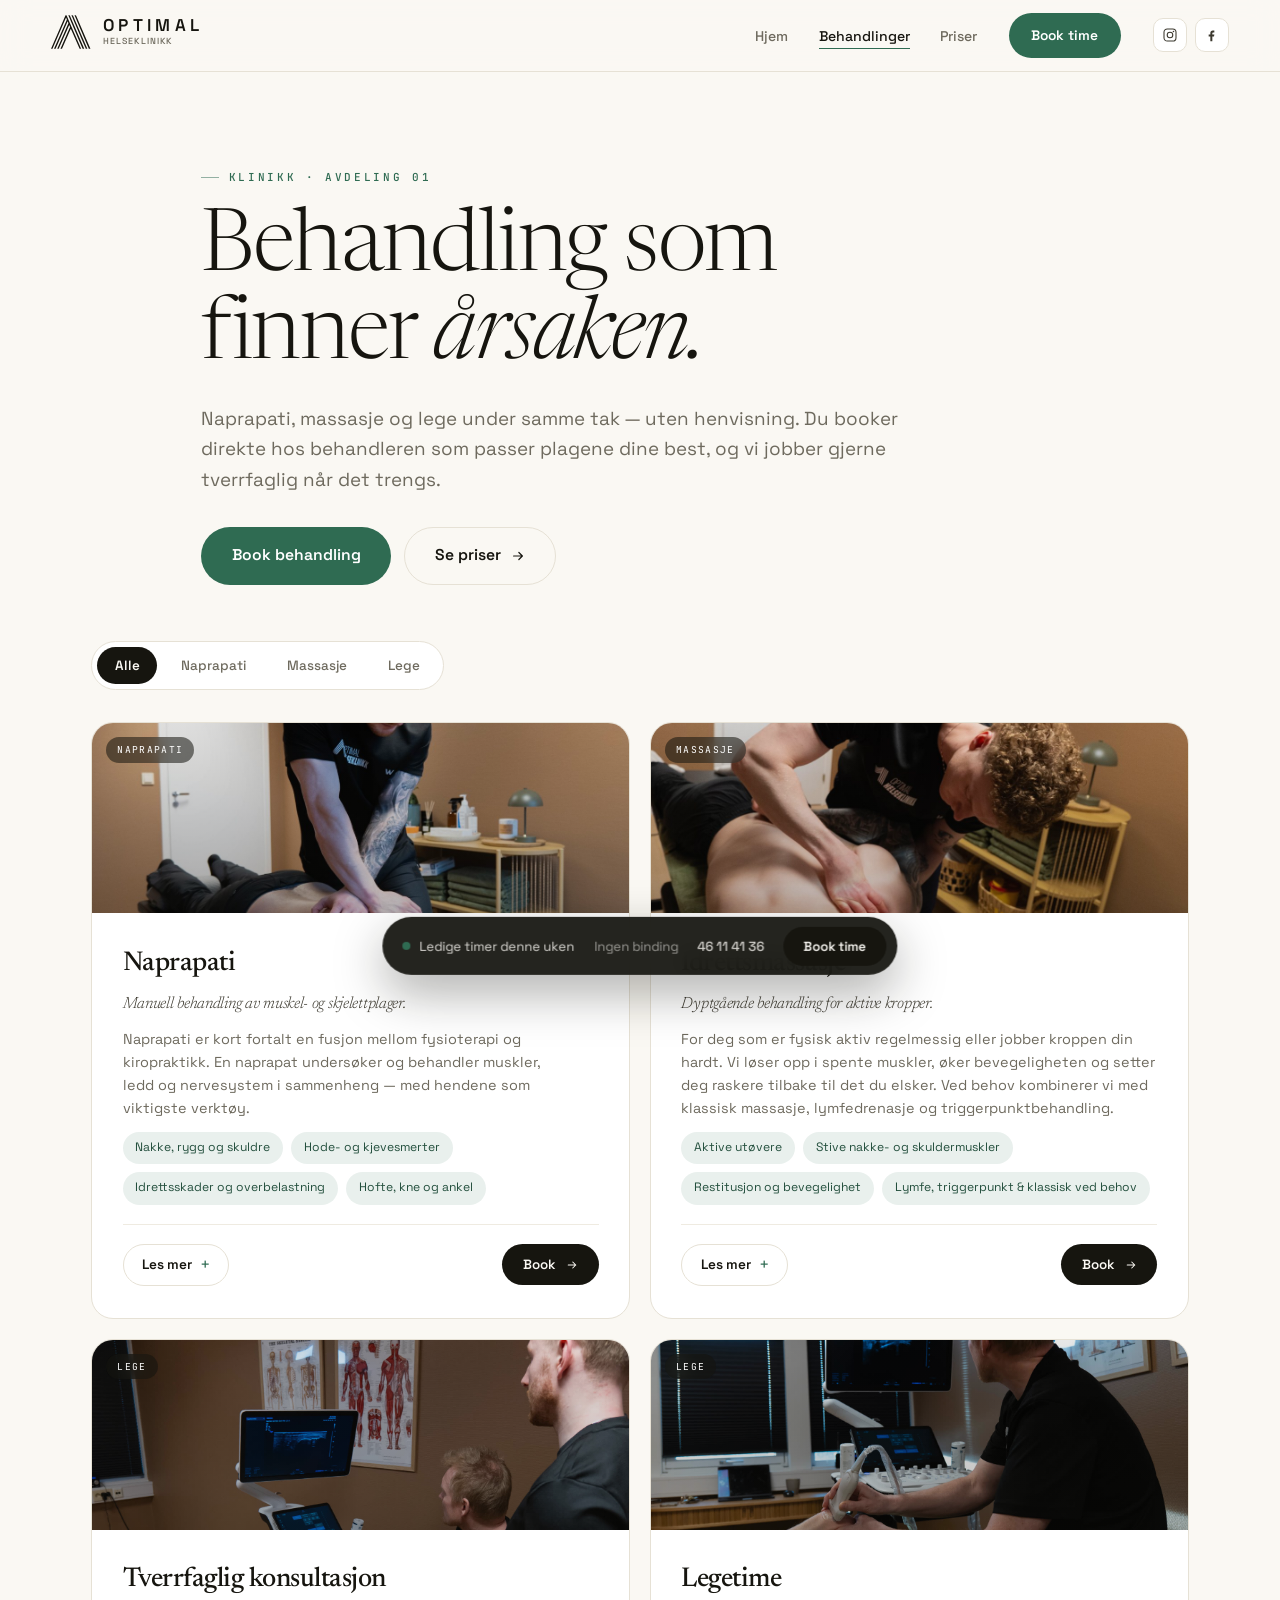
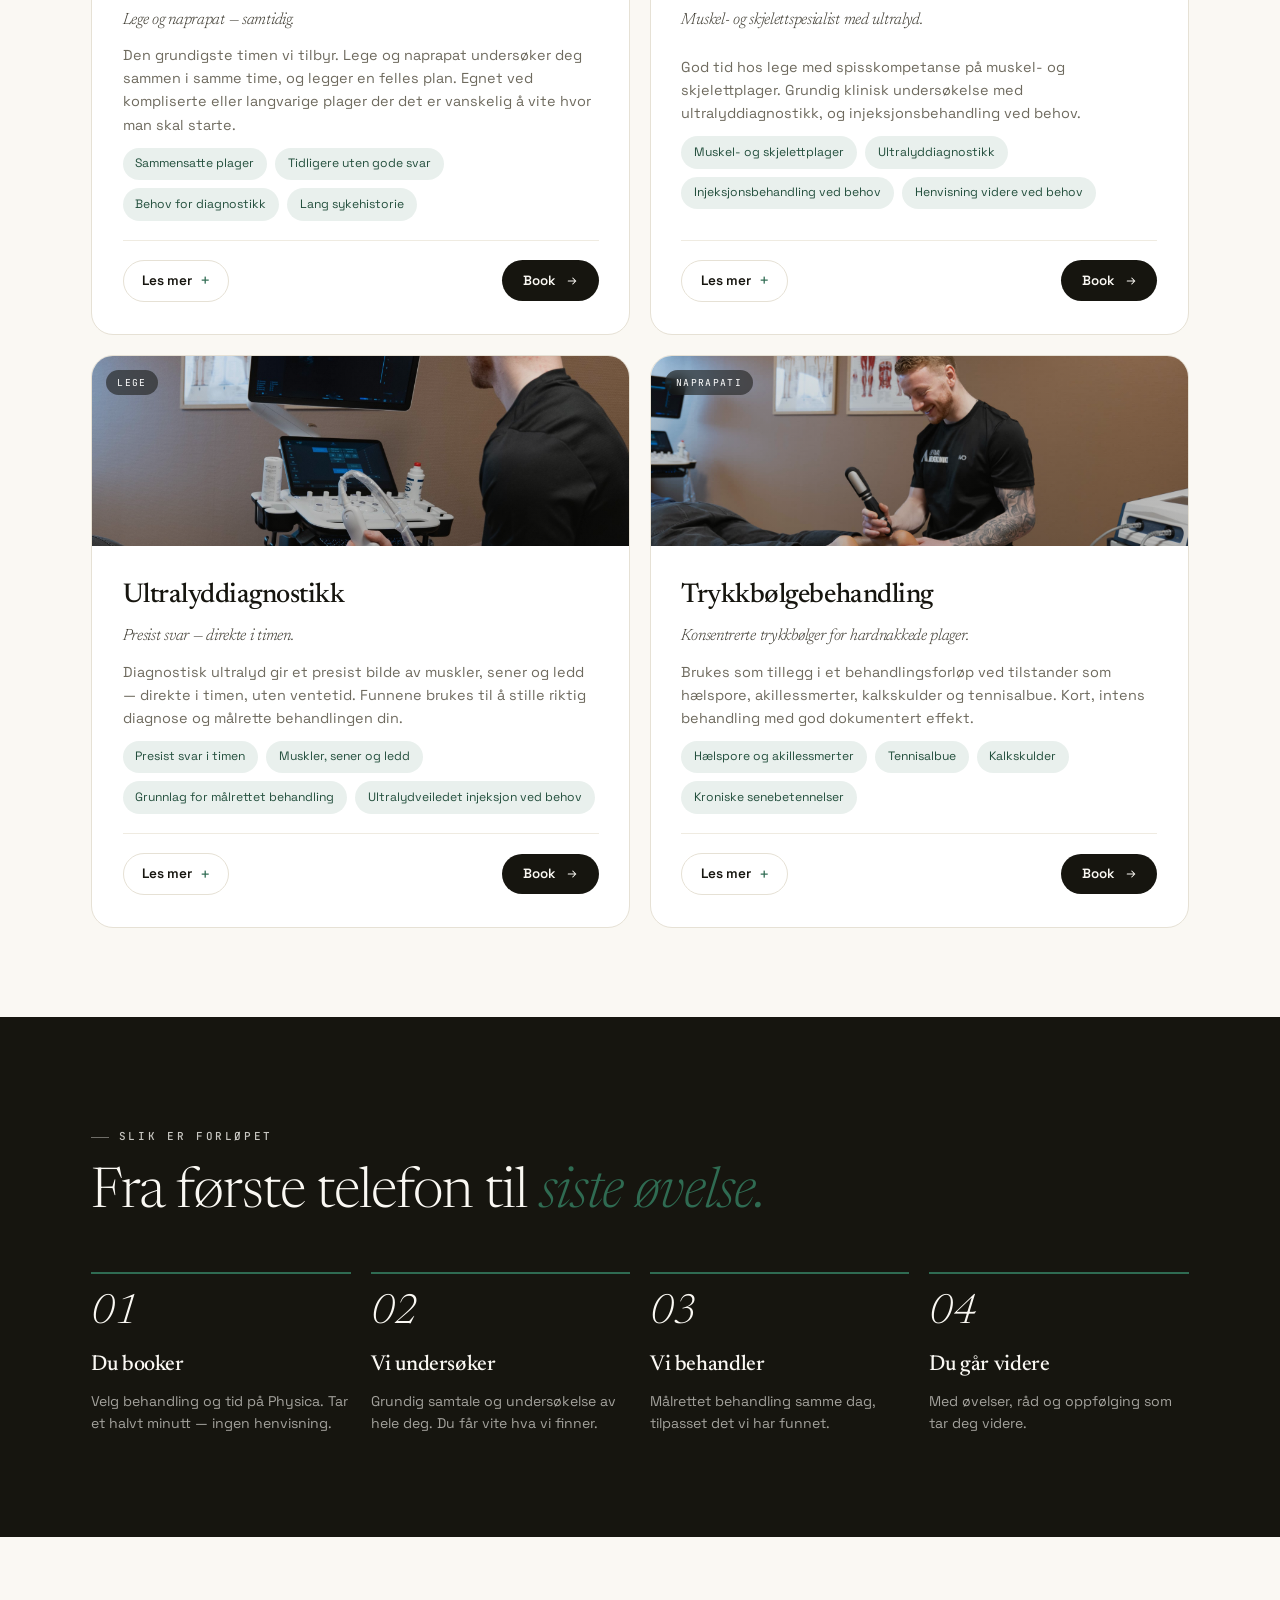
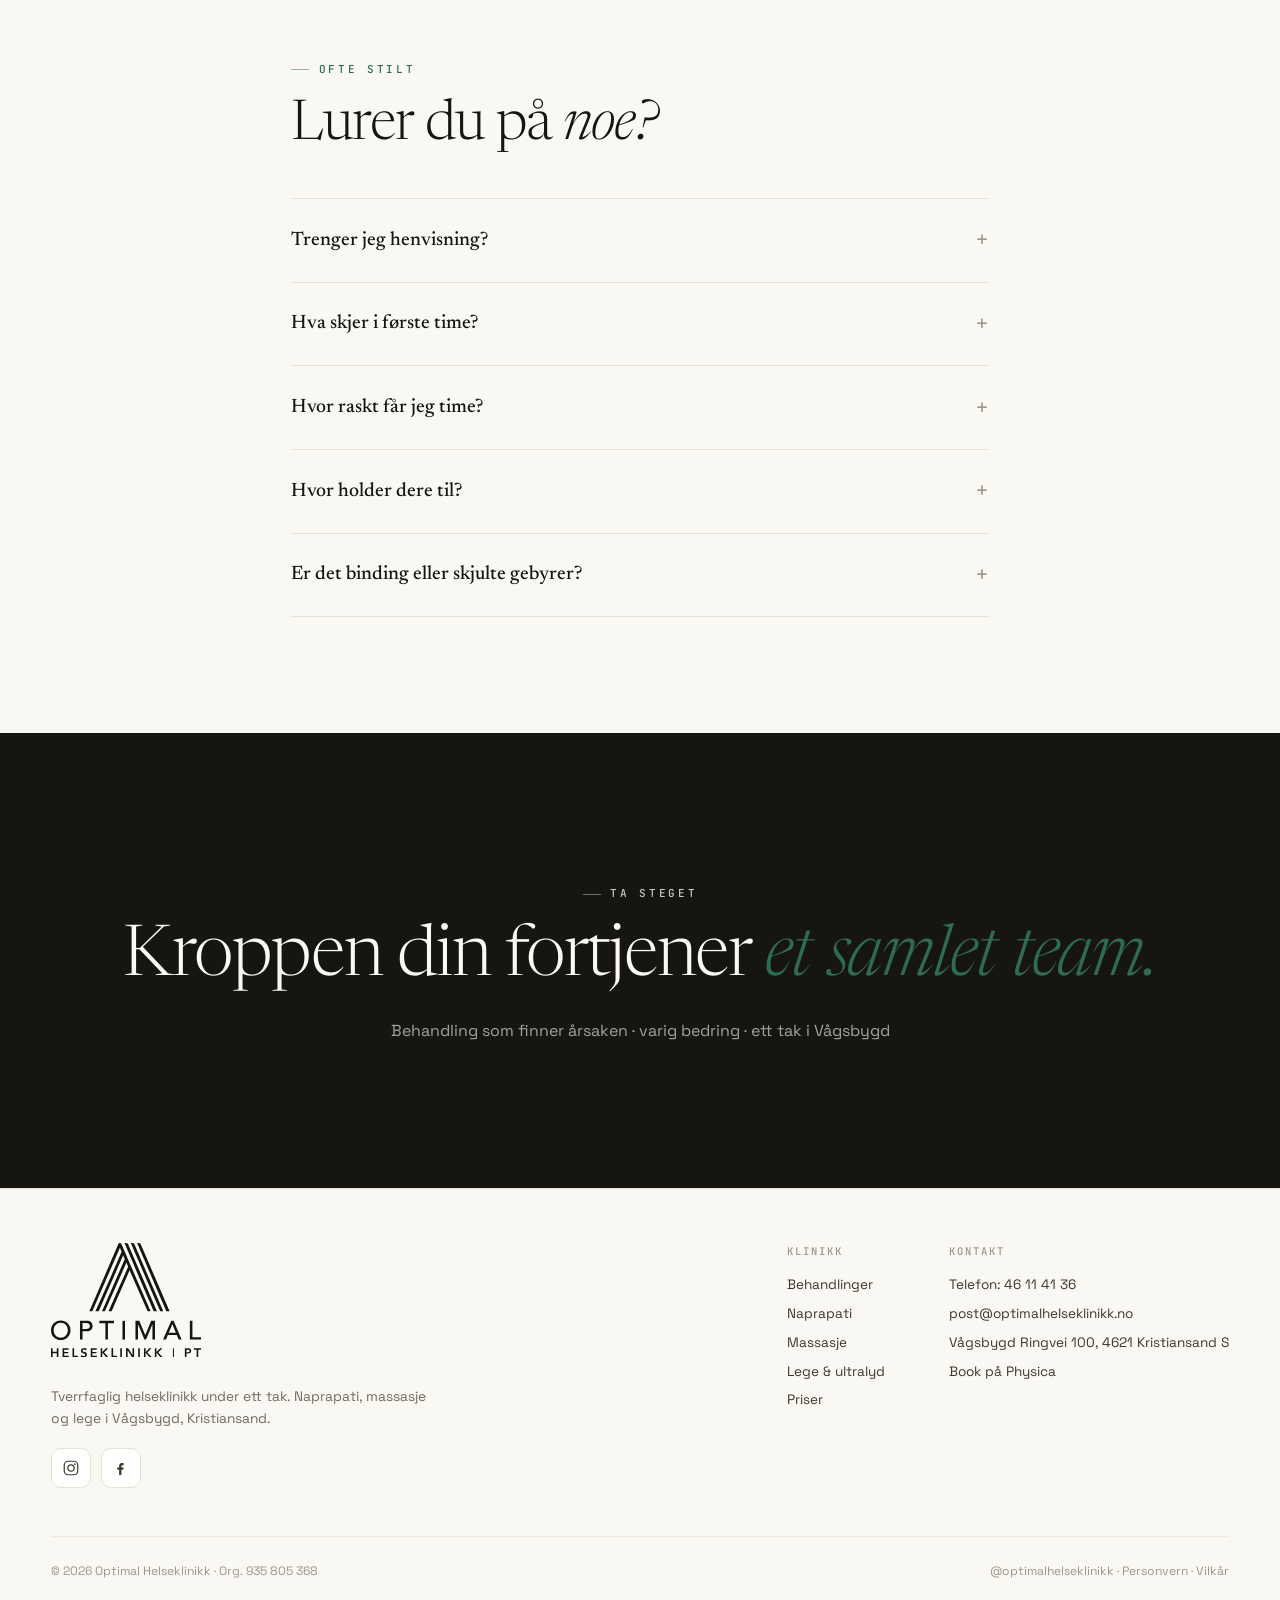
<file: behandlinger.html>
<!DOCTYPE html><html  lang="nn-no"><head><meta charset="utf-8"><meta name="viewport" content="width=device-width, initial-scale=1"><title>Behandlinger | Optimal Helseklinikk</title><link rel="preconnect" href="https://backend.leadconnectorhq.com" crossorigin="anonymous"><meta name="title" content="Behandlinger | Optimal Helseklinikk"><meta property="og:title" content="Behandlinger | Optimal Helseklinikk"><meta name="description" content="Dyktig tverrfaglig team som jobber tett sammen for å hjelpe deg i riktig retning."><meta property="og:description" content="Dyktig tverrfaglig team som jobber tett sammen for å hjelpe deg i riktig retning."><meta name="author" content="Elia Skogheim"><meta property="og:author" content="Elia Skogheim"><meta name="image" content="assets/media/6a3b587f6a4144419058cd58.png"><meta property="og:image" content="assets/media/6a3b587f6a4144419058cd58.png"><meta name="twitter:card" content="summary_large_image"><meta name="twitter:image" content="assets/media/6a3b587f6a4144419058cd58.png"><meta name="keywords" content="klinikk, lege, naprapat, massasje"><meta property="og:keywords" content="klinikk, lege, naprapat, massasje"><meta property="og:type" content="website"><meta property="twitter:type" content="website"><style> 

 :root{ --transparent: transparent;
--primary: #37ca37;
--secondary: #188bf6;
--white: #ffffff;
--gray: #cbd5e0;
--black: #000000;
--red: #e93d3d;
--orange: #f6ad55;
--yellow: #faf089;
--green: #9ae6b4;
--teal: #81e6d9;
--malibu: #63b3ed;
--indigo: #757BBD;
--purple: #d6bcfa;
--pink: #fbb6ce;
--cobalt: #155eef;
--smoke: #f5f5f5;
--overlay: rgba(0, 0, 0, 0.5);
--headlinefont: 'Inter';
--contentfont: 'Inter';
--text-color: #000000;
--link-color: #188bf6; } .bg-fixed{bottom:0;top:0;left:0;right:0;position:fixed;overflow:auto;background-color:var(--white)} 
            
            .drop-zone-draggable .hl_main_popup{box-shadow:none;padding:20px;margin-top:0;border-color:var(--gray);border-width:10px;border-style:solid;border-radius:0;background-color:var(--white);width:720px}
            
          
#hl_main_popup.popup-body{position:absolute!important;left:50%!important;bottom:auto!important;transform:translate(-50%,0)!important;right:auto!important;box-shadow:none;padding:20px;margin-top:0;border-color:var(--gray);border-width:10px;border-style:solid;border-radius:0;background-color:var(--white);width:720px}.--mobile #hl_main_popup.popup-body{width:380px!important}@media screen and (min-width:0px) and (max-width:480px){#hl_main_popup.popup-body{width:380px!important}} 
            
            .drop-zone-draggable .hl_main_popup-mHy5EPG80M{box-shadow:none;padding:20px;margin-top:0;border-color:var(--gray);border-width:10px;border-style:solid;border-radius:0;background-color:var(--white);width:720px}
            
          
#hl_main_popup-mHy5EPG80M.popup-body{position:absolute!important;left:50%!important;bottom:auto!important;transform:translate(-50%,0)!important;right:auto!important;box-shadow:none;padding:20px;margin-top:0;border-color:var(--gray);border-width:10px;border-style:solid;border-radius:0;background-color:var(--white);width:720px}.--mobile #hl_main_popup-mHy5EPG80M.popup-body{width:380px!important}@media screen and (min-width:0px) and (max-width:480px){#hl_main_popup-mHy5EPG80M.popup-body{width:380px!important}}  
 /* ---- Section styles ----- */ 
:root{--transparent:transparent;--black:#000000}.hl_page-preview--content .row-Cgs3gW4MuF,.hl_page-preview--content .section--EyFSpHdg9{box-shadow:none;padding:0;margin:0;background-color:var(--transparent);backdrop-filter:none;border-color:var(--black);border-width:0;border-style:none;border-radius:0}.hl_page-preview--content .row-Cgs3gW4MuF{margin:0 auto;width:100%}@media screen and (min-width:0px) and (max-width:480px){.hl_page-preview--content .row-Cgs3gW4MuF{padding-left:0!important;padding-right:0!important}}.hl_page-preview--content .col-PtL_hzjNCj{box-shadow:none;padding:0;background-color:var(--transparent);backdrop-filter:none;width:100%;border-color:var(--black);border-width:0;border-style:none;border-radius:0;margin:0}.hl_page-preview--content .custom-code-cKZi-By8QB{margin:0;width:auto;height:auto}#section--EyFSpHdg9>.inner{max-width:100%}#col-PtL_hzjNCj>.inner{flex-direction:column;justify-content:center;align-items:inherit;flex-wrap:nowrap}

@media (max-width: 1024px) {
  #section--EyFSpHdg9,
  #row-Cgs3gW4MuF,
  #col-PtL_hzjNCj {
    animation: none !important;
  }
}
</style><style>:root{--sticky-header-height:0px}[id]{scroll-margin-top:var(--sticky-header-height)}.flex{display:flex}.flex-col{flex-direction:column}.flex-wrap{flex-wrap:wrap}.flex-grow{flex-grow:9999}.align-center{align-items:center}.h-full{height:100%}.max-w-400{max-width:400px}.text-right{text-align:right}.d-grid{display:grid}.px-0{padding-left:0!important;padding-right:0!important}.gap-1{gap:.3rem}.items-end{align-items:flex-end}.relative{position:relative}.gap-2{gap:.625rem}.mt-20{margin-top:20px}.mt-8{margin-top:32px}.ml-3{margin-left:.75rem}.mr-10{margin-right:10px}.mt-4{margin-top:1rem}.mb-4{margin-bottom:1rem}.w-100{width:100%}.h-100{height:100%}.w-50{width:50%}.w-25{width:25%}.mw-100{max-width:100%}.noBorder{border:none!important}.iti__flag{background-image:url(assets/intl-tel-input/flags.png)}.pointer{cursor:pointer}@media(min-resolution:192dpi){.iti__flag{background-image:url(assets/intl-tel-input/flags@2x.png)}}.iti__country{display:flex;justify-content:space-between}.iti__hide{display:none}@media(min-width:768px){.hl_wrapper.nav-shrink .hl_wrapper--inner.page-creator,body{padding-top:0}.hl_page-creator--menu{left:0;top:0;z-index:10}.hl_wrapper{padding-left:0}}@media(min-width:1200px){.hl_wrapper.nav-shrink{padding-left:0!important}}html body .hl_wrapper{height:100vh;overflow:hidden}body{margin:0;-webkit-font-smoothing:antialiased}img{border-style:none;vertical-align:middle}.bg-fixed{z-index:-1}.progress-outer{background-color:#f5f5f5;border-radius:inherit;box-shadow:inset 0 1px 2px #0000001a;font-size:14px;height:35px;line-height:36px;overflow:hidden;padding-bottom:0;padding-top:0;width:100%}.progress-inner{box-shadow:inset 0 -1px #00000026;color:#fff;float:left;font-size:14px;height:100%;padding-left:10px;padding-right:10px;transition:width .6s ease;width:0}.progress0{width:0}.progress10{width:10%}.progress20{width:20%}.progress30{width:30%}.progress40{width:40%}.progress50{width:50%}.progress60{width:60%}.progress70{width:70%}.progress80{width:80%}.progress90{width:90%}.progress100{width:100%}.progressbarOffsetWhite{background:#f5f5f5}.progressbarOffsetTransparentWhite{background-color:#ffffff80}.progressbarOffsetBlack{background:#333}.progressbarOffsetTransparentBlack{background-color:#7e7e7e80}.text-white{color:#fff}.text-bold{font-weight:700}.text-italic{font-style:italic}.text-bold-italic{font-style:italic;font-weight:700}.progressbarSmall{font-size:14px;height:35px;line-height:36px}.progressbarMedium{font-size:19px;height:45px;line-height:45px}.progressbarLarge{font-size:21px;height:65px;line-height:65px}.recaptcha-container{margin-bottom:1em}.recaptcha-container p{color:red;margin-top:1em}.button-recaptcha-container div:first-child{height:auto!important;width:100%!important}.card-el-error-msg{align-items:center;color:#e25950;display:flex;font-size:13px;justify-content:flex-start;padding:10px 0;text-align:center}.card-el-error-msg svg{color:#f87171;margin-right:2px}.hl-faq-child-heading{border:none;cursor:pointer;justify-content:space-between;outline:none;padding:15px;width:100%}.hl-faq-child-head,.hl-faq-child-heading{align-items:center;display:flex}.v-enter-active,.v-leave-active{transition:opacity .2s ease-out}.v-enter-from,.v-leave-to{opacity:0}.faq-separated-child{margin-bottom:10px}.hl-faq-child-panel img{border-radius:15px;cursor:pointer}.hl-faq-child-heading-icon.left{margin-right:1em}.expand-collapse-all-button{background-color:transparent;border:1px solid #d1d5db;border-radius:15px;color:#3b82f6;cursor:pointer;font-size:12px;font-weight:400;line-height:16px;margin:1em 0;padding:5px 15px}.hl-faq-child-panel{transition:padding .2s ease}.v-spinner .v-moon1{position:relative}.v-spinner .v-moon1,.v-spinner .v-moon2{animation:v-moonStretchDelay .6s linear 0s infinite;animation-fill-mode:forwards}.v-spinner .v-moon2{opacity:.8;position:absolute}.v-spinner .v-moon3{opacity:.1}@keyframes v-moonStretchDelay{to{transform:rotate(1turn)}}.generic-error-message{color:red;font-weight:500;margin-top:.5rem;text-align:center}#faq-overlay{background:var(--overlay);height:100vh;opacity:.8;width:100vw}#faq-overlay,#faq-popup{position:fixed;z-index:1000}#faq-popup{background:#fff;height:auto;left:50%;margin-left:-250px;margin-top:-250px;top:50%;width:500px}#popupclose{cursor:pointer;float:right;padding:10px}.popupcontent{height:auto!important;width:100%!important}#button{cursor:pointer}.dark{background-color:#000}.antialiased{-webkit-font-smoothing:antialiased;-moz-osx-font-smoothing:grayscale}.spotlight{background:linear-gradient(45deg,#00dc82,#36e4da 50%,#0047e1);bottom:-30vh;filter:blur(20vh);height:40vh}.z-10{z-index:10}.right-0{right:0}.left-0{left:0}.fixed{position:fixed}.text-black{--tw-text-opacity:1;color:rgba(0,0,0,var(--tw-text-opacity))}.overflow-hidden{overflow:hidden}.min-h-screen{min-height:100vh}.font-sans{font-family:ui-sans-serif,system-ui,-apple-system,BlinkMacSystemFont,Segoe UI,Roboto,Helvetica Neue,Arial,Noto Sans,sans-serif,Apple Color Emoji,Segoe UI Emoji,Segoe UI Symbol,Noto Color Emoji}.place-content-center{place-content:center}.grid{display:grid}.z-20{z-index:20}.max-w-520px{max-width:520px}.mb-8{margin-bottom:2rem}.text-8xl{font-size:6rem;line-height:1}.font-medium{font-weight:500}.mb-16{margin-bottom:4rem}.leading-tight{line-height:1.25}.text-xl{font-size:1.25rem;line-height:1.75rem}.font-light{font-weight:300}@media(min-width:640px){.sm-text-10xl{font-size:10rem;line-height:1}.sm-text-4xl{font-size:2.25rem;line-height:2.5rem}.sm-px-0{padding-left:0;padding-right:0}}.full-center{background-position:50%!important;background-repeat:repeat!important;background-size:cover!important}.fill-width{background-size:100% auto!important}.fill-width,.fill-width-height{background-repeat:no-repeat!important}.fill-width-height{background-size:100% 100%!important}.no-repeat{background-repeat:no-repeat!important}.repeat-x{background-repeat:repeat-x!important}.repeat-y{background-repeat:repeat-y!important}.repeat-x-fix-top{background-position:top!important;background-repeat:repeat-x!important}.repeat-x-fix-bottom{background-position:bottom!important;background-repeat:repeat-x!important}#overlay{height:100%;inset:0;opacity:0;overflow-y:scroll;position:fixed;transition:opacity .3s ease;width:100%;z-index:999;-webkit-overflow-scrolling:touch}#overlay.show{opacity:1}.popup-body{background-color:#fff;height:auto;left:50%;min-height:180px;position:absolute;top:10%;transition:transform .25s ease-in-out}.popup-body,.popup-body.show{transform:translate(-50%)}.closeLPModal{cursor:pointer;position:absolute;right:-10px;top:-10px;z-index:21}.settingsPModal{font-size:18px;left:40%;padding:10px;position:absolute;top:-40px;width:32px}.c-section>.inner{display:flex;flex-direction:column;justify-content:center;margin:auto;z-index:2}.c-row>.inner{display:flex;width:100%}.c-column>.inner{display:flex;flex-direction:column;height:100%;justify-content:inherit;width:100%!important}.c-wrapper{position:relative}.previewer{--vw:100vh/100;height:calc(100vh - 170px);margin:auto;overflow:scroll;overflow-x:hidden;overflow-y:scroll;width:100%}.c-element{position:relative}.c-column{flex:1}.c-column,.c-row{position:relative}p+p{margin-top:auto}.hl_page-creator--row.active{border-color:#188bf6}.flip-list-move{transition:transform .5s}.page-wrapper .sortable-ghost:before{background:#188bf6!important;border-radius:4px;content:"";height:4px;left:50%;position:absolute;top:50%;transform:translate(-50%,-50%);width:100%}.page-wrapper .sortable-ghost{border:none!important;position:relative}.active-drop-area:before{color:gray;content:"";font-size:12px;left:50%;pointer-events:none;position:absolute;top:50%;transform:translate(-50%,-50%)}.active-drop-area{border:1px dashed grey}.active-drop-area.is-empty{min-height:60px}.empty-component{align-items:center;border:1px dashed #d7dde9;display:flex;height:100%;justify-content:center;left:0;position:absolute;top:0;width:100%;z-index:2}.empty-component,.empty-component-min-height{min-height:100px;pointer-events:none}.dividerContainer{width:100%}.items-center{align-items:center}.font-semibold{font-weight:600}.text-2xl{font-size:1.5rem}.text-sm{font-size:.875rem}.w-full{width:100%}.mr-2{margin-right:.5rem}.mt-2{margin-top:.5rem}.justify-between{justify-content:space-between}.text-lg{font-size:1.125rem}.font-base{font-weight:400}.justify-end{justify-content:flex-end}.justify-center{justify-content:center!important}.text-center{text-align:center}.centered{align-items:center;display:flex;height:100%;justify-content:center;width:100%}.mx-auto{margin:0 auto}.default-cursor{cursor:default!important}</style><style>@media only screen and (max-width:767px){.c-row>.inner{flex-direction:column}.desktop-only{display:none}.c-column,.c-row{width:100%!important}.c-column,.c-column>.inner,.c-row>.inner,.c-section,.c-section>.inner{padding-left:0!important;padding-right:0!important}.c-column,.c-column>.inner,.c-row{margin-left:0!important;margin-right:0!important}.c-row{padding-left:10px!important;padding-right:10px!important}}@media only screen and (min-width:1024.02px){.mobile-only{display:none}}@media only screen and (min-width:768px)and (max-width:1024px){.tablet-hide{display:none}}.c-button button{outline:none;position:relative}.fa,.fab,.fal,.far,.fas{-webkit-font-smoothing:antialiased;display:inline-block;font-style:normal;font-variant:normal;line-height:1;text-rendering:auto}.c-column{flex:1 1 auto!important}.c-column>.inner.horizontal>div{flex:1}.c-row>.inner{display:flex;width:100%}.c-nested-column .c-row>.inner{width:100%!important}.c-nested-column .inner{border:none!important}.bgCover.bg-fixed:before{background-attachment:fixed!important;background-position:50%!important;background-repeat:repeat!important;background-size:cover!important;-webkit-background-size:cover!important}@supports (-webkit-touch-callout:inherit){.bgCover.bg-fixed:before{background-attachment:scroll!important}}.bgCover100.bg-fixed:before{background-size:100% auto!important;-webkit-background-size:100% auto!important}.bgCover100.bg-fixed:before,.bgNoRepeat.bg-fixed:before{background-repeat:no-repeat!important}.bgRepeatX.bg-fixed:before{background-repeat:repeat-x!important}.bgRepeatY.bg-fixed:before{background-repeat:repeat-y!important}.bgRepeatXTop.bg-fixed:before{background-position:top!important;background-repeat:repeat-x!important}.bgRepeatXBottom.bg-fixed:before{background-position:bottom!important;background-repeat:repeat-x!important}.bgCover{background-attachment:fixed!important;background-position:50%!important;background-repeat:repeat!important;background-size:cover!important;-webkit-background-size:cover!important}@supports (-webkit-touch-callout:inherit){.bgCover{background-attachment:scroll!important}}.bgCover100{background-size:100% auto!important;-webkit-background-size:100% auto!important}.bgCover100,.bgNoRepeat{background-repeat:no-repeat!important}.bgRepeatX{background-repeat:repeat-x!important}.bgRepeatY{background-repeat:repeat-y!important}.bgRepeatXTop{background-position:top!important}.bgRepeatXBottom,.bgRepeatXTop{background-repeat:repeat-x!important}.bgRepeatXBottom{background-position:bottom!important}.cornersTop{border-bottom-left-radius:0!important;border-bottom-right-radius:0!important}.cornersBottom{border-top-left-radius:0!important;border-top-right-radius:0!important}.radius0{border-radius:0}.radius1{border-radius:1px}.radius2{border-radius:2px}.radius3{border-radius:3px}.radius4{border-radius:4px}.radius5{border-radius:5px}.radius10{border-radius:10px}.radius15{border-radius:15px}.radius20{border-radius:20px}.radius25{border-radius:25px}.radius50{border-radius:50px}.radius75{border-radius:75px}.radius100{border-radius:100px}.radius125{border-radius:125px}.radius150{border-radius:150px}.borderTopBottom{border-bottom-color:#000000b3;border-left:none!important;border-right:none!important;border-top-color:#000000b3}.borderTop{border-bottom:none!important;border-top-color:#000000b3}.borderBottom,.borderTop{border-left:none!important;border-right:none!important}.borderBottom{border-bottom-color:#000000b3;border-top:none!important}.borderFull{border-color:#000000b3}@keyframes rocking{0%{transform:rotate(0)}25%{transform:rotate(0)}50%{transform:rotate(2deg)}75%{transform:rotate(-2deg)}to{transform:rotate(0)}}.buttonRocking{animation:rocking 2s infinite;animation-timing-function:ease-out;transition:.2s}.buttonPulseGlow{animation:pulseGlow 2s infinite;animation-timing-function:ease-in-out}@keyframes pulseGlow{0%{box-shadow:0 0 #fff0}25%{box-shadow:0 0 2.5px 1px #ffffff40}50%{box-shadow:0 0 5px 2px #ffffff80}85%{box-shadow:0 0 5px 5px #fff0}to{box-shadow:0 0 #fff0}}.buttonBounce{animation:bounce 1.5s infinite;animation-timing-function:ease-in;transition:.2s}@keyframes bounce{15%{box-shadow:0 0 0 0 transparent;transform:translateY(0)}35%{box-shadow:0 8px 5px -5px #00000040;transform:translateY(-35%)}45%{box-shadow:0 0 0 0 transparent;transform:translateY(0)}55%{box-shadow:0 5px 4px -4px #00000040;transform:translateY(-20%)}70%{box-shadow:0 0 0 0 transparent;transform:translateY(0)}80%{box-shadow:0 4px 3px -3px #00000040;transform:translateY(-10%)}90%{box-shadow:0 0 0 0 transparent;transform:translateY(0)}95%{box-shadow:0 2px 3px -3px #00000040;transform:translateY(-2%)}99%{box-shadow:0 0 0 0 transparent;transform:translateY(0)}to{box-shadow:0 0 0 0 transparent;transform:translateY(0)}}@keyframes elevate{0%{box-shadow:0 0 0 0 transparent;transform:translateY(0)}to{box-shadow:0 8px 5px -5px #00000040;transform:translateY(-10px)}}.buttonElevate:hover{animation:elevate .2s forwards}.buttonElevate{box-shadow:0 0 0 0 transparent;transition:.2s}.buttonWobble{transition:.3s}.buttonWobble:hover{animation:wobble .5s 1;animation-timing-function:ease-in-out}@keyframes wobble{0%{transform:skew(0)}25%{transform:skew(10deg)}50%{transform:skew(0)}75%{transform:skew(-10deg)}to{transform:skew(0)}}.image-container img{max-width:100%;vertical-align:middle}.sub-text ::-moz-placeholder{color:#000;opacity:1}.sub-text ::placeholder{color:#000;opacity:1}.image-container{height:100%;width:100%}.shadow5inner{box-shadow:inset 0 1px 3px #0000000d}.shadow10inner{box-shadow:inset 0 1px 5px #0000001a}.shadow20inner{box-shadow:inset 0 1px 5px #0003}.shadow30inner{box-shadow:inset 0 2px 5px 2px #0000004d}.shadow40inner{box-shadow:inset 0 2px 5px 2px #0006}.shadow5{box-shadow:0 1px 3px #0000000d}.shadow10{box-shadow:0 1px 5px #0000001a}.shadow20{box-shadow:0 1px 5px #0003}.shadow30{box-shadow:0 2px 5px 2px #0000004d}.shadow40{box-shadow:0 2px 5px 2px #0006}.sub-heading-button{color:#fff;font-weight:400;line-height:normal;opacity:.8;text-align:center}.wideSection{max-width:1120px}.midWideSection,.wideSection{margin-left:auto!important;margin-right:auto!important}.midWideSection{max-width:960px}.midSection{margin-left:auto!important;margin-right:auto!important;max-width:720px}.c-section>.inner{margin-left:auto;margin-right:auto;max-width:1170px;width:100%}.c-column{padding-left:15px;padding-right:15px}.feature-img-circle img,.img-circle,.img-circle img{border-radius:50%!important}.feature-img-round-corners img,.img-round-corners,.img-round-corners img{border-radius:5px}.feature-image-dark-border img,.image-dark-border{border:3px solid rgba(0,0,0,.7)}.feature-image-white-border img,.image-white-border{border:3px solid #fff}.img-grey,.img-grey img{filter:grayscale(100%);filter:gray;-webkit-transition:all .6s ease}.button-shadow1{box-shadow:0 1px 5px #0003}.button-shadow2{box-shadow:0 1px 5px #0006}.button-shadow3{box-shadow:0 1px 5px #000000b3}.button-shadow4{box-shadow:0 8px 1px #0000001a}.button-shadow5{box-shadow:0 0 25px #0003,0 0 15px #0003,0 0 3px #0006}.button-shadow6{box-shadow:0 0 25px #0006,0 0 15px #fff3,0 0 3px #fff6}.button-shadow-sharp1{box-shadow:inset 0 1px #fff3}.button-shadow-sharp2{box-shadow:inset 0 0 0 1px #fff3}.button-shadow-sharp3{box-shadow:inset 0 0 0 2px #fff3}.button-shadow-highlight{box-shadow:none}.button-shadow-highlight:hover{box-shadow:inset 0 0 #ffffff38,inset 0 233px 233px #ffffff1f}.button-flat-line{background-color:transparent!important;border-width:2px}.button-vp-5{padding-bottom:5px!important;padding-top:5px!important}.button-vp-10{padding-bottom:10px!important;padding-top:10px!important}.button-vp-15{padding-bottom:15px!important;padding-top:15px!important}.button-vp-20{padding-bottom:20px!important;padding-top:20px!important}.button-vp-25{padding-bottom:25px!important;padding-top:25px!important}.button-vp-30{padding-bottom:30px!important;padding-top:30px!important}.button-vp-40{padding-bottom:40px!important;padding-top:40px!important}.button-vp-0{padding-bottom:0!important;padding-top:0!important}.button-hp-5{padding-left:5px!important;padding-right:5px!important}.button-hp-10{padding-left:10px!important;padding-right:10px!important}.button-hp-15{padding-left:15px!important;padding-right:15px!important}.button-hp-20{padding-left:20px!important;padding-right:20px!important}.button-hp-25{padding-left:25px!important;padding-right:25px!important}.button-hp-30{padding-left:30px!important;padding-right:30px!important}.button-hp-40{padding-left:40px!important;padding-right:40px!important}.button-hp-0{padding-left:0!important;padding-right:0!important}.vs__dropdown-toggle{background:#f3f8fb!important;border:none!important;height:43px!important}.row-align-center{margin:0 auto}.row-align-left{margin:0 auto;margin-left:0!important}.row-align-right{margin:0 auto;margin-right:0!important}button,input,optgroup,select,textarea{border-radius:unset;font-family:unset;font-size:unset;line-height:unset;margin:unset;text-transform:unset}body{font-weight:unset!important;line-height:unset!important;-moz-osx-font-smoothing:grayscale;word-wrap:break-word}*,:after,:before{box-sizing:border-box}.main-heading-group>div{display:inline-block}.c-button span.main-heading-group,.c-button span.sub-heading-group{display:block}.time-grid-3{grid-template-columns:repeat(3,100px)}.time-grid-3,.time-grid-4{display:grid;text-align:center}.time-grid-4{grid-template-columns:repeat(4,100px)}@media screen and (max-width:767px){.time-grid-3{grid-template-columns:repeat(3,80px)}.time-grid-4{grid-template-columns:repeat(4,70px)}}.time-grid .timer-box{display:grid;font-size:15px;grid-template-columns:1fr;text-align:center}.timer-box .label{font-weight:300}.c-button button{cursor:pointer}.c-button>a{text-decoration:none}.c-button>a,.c-button>a span{display:inline-block}.nav-menu-wrapper{display:flex;justify-content:space-between}.nav-menu-wrapper.default{flex-direction:row}.nav-menu-wrapper.reverse{flex-direction:row-reverse}.nav-menu-wrapper .branding{align-items:center;display:flex}.nav-menu-wrapper.default .branding{flex-direction:row}.nav-menu-wrapper.reverse .branding{flex-direction:row-reverse}.nav-menu-wrapper.default .branding .logo,.nav-menu-wrapper.reverse .branding .title{margin-right:18px}.nav-menu-wrapper .branding .title{align-items:center;display:flex;min-height:50px;min-width:50px}.nav-menu{align-items:center;display:flex;flex-wrap:wrap;list-style:none;margin:0;padding:0}.nav-menu a{text-decoration:none}.dropdown{display:inline-block;position:relative}.dropdown .dropdown-menu{border:none;box-shadow:0 8px 16px 5px #0000001a}.dropdown-menu{background-clip:padding-box;border:1px solid rgba(0,0,0,.15);border-radius:.3125rem;color:#607179;display:none;float:left;font-size:1rem;left:0;list-style:none;margin:.125rem 0 0;min-width:10rem;padding:.5rem 0;position:absolute;text-align:left;top:100%;z-index:1000}.nav-menu .nav-menu-item.dropdown:hover>.dropdown-menu{display:block}.nav-menu .dropdown-menu{display:none;list-style:none;margin:0;padding:0}.nav-menu-mobile{display:none}.nav-menu-mobile i{cursor:pointer;font-size:24px}#nav-menu-popup{background:var(--overlay);display:none;height:100%;inset:0;opacity:0;position:fixed;transition:opacity .3s ease;width:100%;z-index:100}#nav-menu-popup.show{opacity:1}#nav-menu-popup .nav-menu-body{background-color:#fff;height:100%;left:0;overflow:auto;padding:45px;position:absolute;top:0;width:100%}#nav-menu-popup .nav-menu-body .close-menu{cursor:pointer;position:absolute;right:20px;top:20px;z-index:100}#nav-menu-popup .nav-menu-body .close-menu:before{content:""}#nav-menu-popup .nav-menu{align-items:center;display:flex;flex-direction:column;list-style:none;margin:0;padding:0}#nav-menu-popup .nav-menu .nav-menu-item{list-style:none;text-align:left;-webkit-user-select:none;-moz-user-select:none;user-select:none;width:100%}#nav-menu-popup .nav-menu .nav-menu-item .nav-menu-item-content{display:flex;position:relative}#nav-menu-popup .nav-menu-item .nav-menu-item-title{flex-grow:1;margin:0 1rem;max-width:calc(100% - 2rem)}#nav-menu-popup .nav-menu .nav-menu-item .nav-menu-item-content .nav-menu-item-toggle{cursor:pointer;font-size:24px;position:absolute;right:0;top:calc(50% - 12px)}#nav-menu-popup .nav-menu .nav-menu-item .nav-menu-item-content .nav-menu-item-toggle i{font-size:24px;transition:transform .2s ease}#nav-menu-popup .nav-menu .nav-menu-item .nav-menu-item-content .nav-menu-item-toggle i:before{content:""}#nav-menu-popup .nav-menu .nav-menu-item.active .nav-menu-item-content .nav-menu-item-toggle i{transform:rotate(-180deg)}#nav-menu-popup .nav-menu .nav-menu-item .nav-dropdown-menu{display:none;max-height:0;opacity:0;overflow:auto;padding:0;transition:all .3s ease-in-out;visibility:hidden}#nav-menu-popup .nav-menu .nav-menu-item.active .nav-dropdown-menu{display:block;max-height:600px;opacity:1;visibility:visible}.form-error{border:2px solid var(--red);border-radius:8px;cursor:pointer;font-size:20px;margin-bottom:10px;padding:6px 12px;text-align:center}.form-error,.form-error i{color:var(--red)}.c-bullet-list ul li{line-height:inherit}.c-bullet-list ul li.ql-indent-1{padding-left:4.5em}.c-bullet-list ul li.ql-indent-2{padding-left:7.5em}.c-bullet-list ul li.ql-indent-3{padding-left:10.5em}.c-bullet-list ul li.ql-indent-4{padding-left:13.5em}.c-bullet-list ul li.ql-indent-5{padding-left:16.5em}.c-bullet-list ul li.ql-indent-6{padding-left:19.5em}.c-bullet-list ul li.ql-indent-7{padding-left:22.5em}.c-bullet-list ul li.ql-indent-8{padding-left:25.5em}.c-rich-text .list-disc{list-style-type:disc}.c-rich-text .list-square{list-style-type:square}.c-rich-text .list-none{list-style-type:none}.c-rich-text .list-circle{list-style-type:circle}.c-rich-text .list-decimal{list-style-type:decimal}.c-rich-text .list-upper-alpha{list-style-type:upper-alpha}.c-rich-text .list-lower-alpha{list-style-type:lower-alpha}.c-rich-text .list-upper-roman{list-style-type:upper-roman}.c-rich-text .list-lower-roman{list-style-type:lower-roman}.text-output ul li{padding-left:1.5em}.text-output ul li:before{display:inline-block;font-weight:700;margin-left:-1.5em;margin-right:.3em;text-align:right;white-space:nowrap;width:1.2em}.svg-component svg{max-height:100%;max-width:100%}.border1{border-bottom:3px solid rgba(0,0,0,.2)!important}.border2{border:2px solid rgba(0,0,0,.55)}.border3{border:solid rgba(0,0,0,.15);border-width:1px 1px 2px;padding:5px}.border4{border:solid rgba(0,0,0,.35);border-width:1px 1px 2px;padding:1px!important}.shadow1{box-shadow:0 10px 6px -6px #00000026}.shadow2{box-shadow:0 4px 3px #00000026,0 0 2px #00000026}.shadow3{box-shadow:0 10px 6px -6px #999}.shadow4{box-shadow:3px 3px 15px #212121a8}.shadow6{box-shadow:0 10px 1px #ddd,0 10px 20px #ccc}.background{background-color:unset!important}@keyframes progress-bar-animation{to{background-position:0 -3000px}}@keyframes gradient{0%{background-position:0 50%}50%{background-position:100% 50%}to{background-position:0 50%}}h1,h2,h3,h4,h5,h6{font-weight:500;margin:unset}p{margin:unset}.c-bullet-list,.c-faq,.c-heading,.c-image-feature,.c-paragraph,.c-sub-heading{word-break:break-word}h1:empty:after,h2:empty:after,h3:empty:after,h4:empty:after,h5:empty:after,h6:empty:after,p:empty:after{content:" "}h1:has(>br:last-child):not(:has(>br:nth-of-type(2))):after,h2:has(>br:last-child):not(:has(>br:nth-of-type(2))):after,h3:has(>br:last-child):not(:has(>br:nth-of-type(2))):after,h4:has(>br:last-child):not(:has(>br:nth-of-type(2))):after,h5:has(>br:last-child):not(:has(>br:nth-of-type(2))):after,h6:has(>br:last-child):not(:has(>br:nth-of-type(2))):after,p:has(>br:last-child):not(:has(>br:nth-of-type(2))):after{content:"\a";white-space:pre}.w-3-4{width:75%}.w-1-2{width:50%}.tabs-container{display:flex}@media screen and (max-width:767px){.nav-menu{display:none}.nav-menu-mobile{align-items:center;display:flex}#faq-popup{left:5px!important;margin-left:0!important;width:98%!important}.video-container{width:100%!important}.autoplay .vjs-big-play-button{display:none!important}.autoplay:hover .vjs-control-bar{display:flex!important}}.hvr-grow{box-shadow:0 0 1px transparent;display:inline-block;transform:perspective(1px) translateZ(0);transition-delay:var(--hover-delay,0s);transition-duration:var(--hover-duration,.3s);transition-property:transform;transition-timing-function:var(--hover-easing,ease);vertical-align:middle}.hl-builder-hover-preview.hvr-grow,.hvr-grow:hover{transform:perspective(1px) translateZ(0) scale(var(--hover-scale,1.05))!important}.hvr-shrink{box-shadow:0 0 1px transparent;display:inline-block;transform:perspective(1px) translateZ(0);transition-delay:var(--hover-delay,0s);transition-duration:var(--hover-duration,.3s);transition-property:transform;transition-timing-function:var(--hover-easing,ease);vertical-align:middle}.hl-builder-hover-preview.hvr-shrink,.hvr-shrink:hover{transform:perspective(1px) translateZ(0) scale(var(--hover-scale,.9))!important}@keyframes hvr-pulse{25%{transform:scale(var(--hover-scale,1.1))}75%{transform:scale(.9)}}.hvr-pulse{box-shadow:0 0 1px transparent;display:inline-block;transform:perspective(1px) translateZ(0);vertical-align:middle}.hl-builder-hover-preview.hvr-pulse,.hvr-pulse:hover{animation-delay:var(--hover-delay,0s);animation-duration:var(--hover-duration,1s);animation-iteration-count:infinite;animation-name:hvr-pulse;animation-timing-function:linear}.hvr-bounce-in{box-shadow:0 0 1px transparent;display:inline-block;transform:perspective(1px) translateZ(0);transition-delay:var(--hover-delay,0s);transition-duration:var(--hover-duration,.5s);transition-property:transform;vertical-align:middle}.hl-builder-hover-preview.hvr-bounce-in,.hvr-bounce-in:hover{transform:perspective(1px) translateZ(0) scale(var(--hover-scale,1.2))!important;transition-timing-function:cubic-bezier(.47,2.02,.31,-.36)}.hvr-rotate{box-shadow:0 0 1px transparent;display:inline-block;transform:perspective(1px) translateZ(0);transition-delay:var(--hover-delay,0s);transition-duration:var(--hover-duration,.3s);transition-property:transform;transition-timing-function:var(--hover-easing,ease);vertical-align:middle}.hl-builder-hover-preview.hvr-rotate,.hvr-rotate:hover{transform:perspective(1px) translateZ(0) rotate(calc(var(--hover-angle, 5)*1deg))!important}.hvr-float{box-shadow:0 0 1px transparent;display:inline-block;transform:perspective(1px) translateZ(0);transition-delay:var(--hover-delay,0s);transition-duration:var(--hover-duration,.3s);transition-property:transform;transition-timing-function:var(--hover-easing,ease-out);vertical-align:middle}.hl-builder-hover-preview.hvr-float,.hvr-float:hover{transform:perspective(1px) translateZ(0) translateY(calc(var(--hover-distance, 5)*-1px))!important}.hvr-skew-forward{box-shadow:0 0 1px transparent;display:inline-block;transform:perspective(1px) translateZ(0);transform-origin:0 100%;transition-delay:var(--hover-delay,0s);transition-duration:var(--hover-duration,.3s);transition-property:transform;transition-timing-function:var(--hover-easing,ease);vertical-align:middle}.hl-builder-hover-preview.hvr-skew-forward,.hvr-skew-forward:hover{transform:perspective(1px) translateZ(0) skew(calc(var(--hover-angle, 5)*-1deg))!important}@keyframes hvr-wobble-horizontal{16.65%{transform:translate(8px)}33.3%{transform:translate(-6px)}49.95%{transform:translate(4px)}66.6%{transform:translate(-2px)}83.25%{transform:translate(1px)}to{transform:translate(0)}}.hvr-wobble-horizontal{box-shadow:0 0 1px transparent;display:inline-block;transform:perspective(1px) translateZ(0);vertical-align:middle}.hl-builder-hover-preview.hvr-wobble-horizontal,.hvr-wobble-horizontal:hover{animation-delay:var(--hover-delay,0s);animation-duration:var(--hover-duration,1s);animation-iteration-count:1;animation-name:hvr-wobble-horizontal;animation-timing-function:ease-in-out}@keyframes hvr-buzz{50%{transform:translate(calc(var(--hover-distance, 3)*1px)) rotate(2deg)}to{transform:translate(calc(var(--hover-distance, 3)*-1px)) rotate(-2deg)}}.hvr-buzz{box-shadow:0 0 1px transparent;display:inline-block;transform:perspective(1px) translateZ(0);vertical-align:middle}.hl-builder-hover-preview.hvr-buzz,.hvr-buzz:hover{animation-delay:var(--hover-delay,0s);animation-duration:var(--hover-duration,.15s);animation-iteration-count:infinite;animation-name:hvr-buzz;animation-timing-function:linear}.hoverElevate{backface-visibility:hidden;box-shadow:0 0 0 0 transparent;transition:transform var(--hover-duration,.3s) var(--hover-easing,ease) var(--hover-delay,0s),box-shadow var(--hover-duration,.3s) var(--hover-easing,ease) var(--hover-delay,0s)}.hl-builder-hover-preview.hoverElevate,.hoverElevate:hover{box-shadow:0 8px 5px -5px #00000040!important;transform:translateY(calc(var(--hover-distance, 10)*-1px))!important}.hvr-fade{box-shadow:0 0 1px transparent;display:inline-block;overflow:hidden;position:relative;transform:perspective(1px) translateZ(0);transition-delay:var(--hover-delay,0s);transition-duration:var(--hover-duration,.3s);transition-property:color;vertical-align:middle}.hvr-fade>*{position:relative;z-index:1}.hvr-fade:before{background:var(--hover-fill-color,#188bf6);content:"";inset:0;opacity:0;position:absolute;transition-delay:var(--hover-delay,0s);transition-duration:var(--hover-duration,.3s);transition-property:opacity;z-index:0}.hl-builder-hover-preview.hvr-fade,.hvr-fade:hover{color:#fff!important}.hvr-fade:hover:before{opacity:1!important}@keyframes hvr-fade-preview{0%{opacity:0}to{opacity:1}}.hl-builder-hover-preview.hvr-fade:before{animation:hvr-fade-preview var(--hover-duration,.3s) var(--hover-easing,ease-in-out) var(--hover-delay,0s) forwards!important}.hvr-sweep-to-right{box-shadow:0 0 1px transparent;display:inline-block;overflow:hidden;position:relative;transform:perspective(1px) translateZ(0);transition-duration:var(--hover-duration,.3s);transition-property:color;vertical-align:middle}.hvr-sweep-to-right>*{position:relative;z-index:1}.hvr-sweep-to-right:before{background:var(--hover-fill-color,#188bf6);content:"";inset:0;position:absolute;transform:scaleX(0);transform-origin:0 50%;transition-delay:var(--hover-delay,0s);transition-duration:var(--hover-duration,.3s);transition-property:transform;transition-timing-function:ease-out;z-index:0}.hl-builder-hover-preview.hvr-sweep-to-right,.hvr-sweep-to-right:hover{color:#fff!important}.hvr-sweep-to-right:hover:before{transform:scaleX(1)!important}@keyframes hvr-sweep-right-preview{0%{transform:scaleX(0)}to{transform:scaleX(1)}}.hl-builder-hover-preview.hvr-sweep-to-right:before{animation:hvr-sweep-right-preview var(--hover-duration,.3s) var(--hover-easing,ease-out) var(--hover-delay,0s) forwards!important}.hvr-sweep-to-bottom{box-shadow:0 0 1px transparent;display:inline-block;overflow:hidden;position:relative;transform:perspective(1px) translateZ(0);transition-duration:var(--hover-duration,.3s);transition-property:color;vertical-align:middle}.hvr-sweep-to-bottom>*{position:relative;z-index:1}.hvr-sweep-to-bottom:before{background:var(--hover-fill-color,#188bf6);content:"";inset:0;position:absolute;transform:scaleY(0);transform-origin:50% 0;transition-delay:var(--hover-delay,0s);transition-duration:var(--hover-duration,.3s);transition-property:transform;transition-timing-function:ease-out;z-index:0}.hl-builder-hover-preview.hvr-sweep-to-bottom,.hvr-sweep-to-bottom:hover{color:#fff!important}.hvr-sweep-to-bottom:hover:before{transform:scaleY(1)!important}@keyframes hvr-sweep-bottom-preview{0%{transform:scaleY(0)}to{transform:scaleY(1)}}.hl-builder-hover-preview.hvr-sweep-to-bottom:before{animation:hvr-sweep-bottom-preview var(--hover-duration,.3s) var(--hover-easing,ease-out) var(--hover-delay,0s) forwards!important}.hvr-radial-in{box-shadow:0 0 1px transparent;color:var(--hover-radial-in-rest-color,#fff)!important;display:inline-block;overflow:hidden;position:relative;transform:perspective(1px) translateZ(0);transition-delay:var(--hover-delay,0s);transition-duration:var(--hover-duration,.3s);transition-property:color;vertical-align:middle}.hvr-radial-in>*{position:relative;z-index:1}.hvr-radial-in:before{background:var(--hover-fill-color,#188bf6);border-radius:100%;content:"";inset:0;position:absolute;transform:scale(2);transition-delay:var(--hover-delay,0s);transition-duration:var(--hover-duration,.3s);transition-property:transform;transition-timing-function:ease-out;z-index:0}.hvr-radial-in:hover{color:var(--hover-radial-in-hover-color,inherit)!important}.hvr-radial-in:hover:before{transform:scale(0)!important}@keyframes hvr-radial-in-preview{0%{transform:scale(2)}to{transform:scale(0)}}.hl-builder-hover-preview.hvr-radial-in:before{animation:hvr-radial-in-preview var(--hover-duration,.3s) var(--hover-easing,ease-out) var(--hover-delay,0s) forwards!important}.hvr-bounce-to-top{box-shadow:0 0 1px transparent;display:inline-block;overflow:hidden;position:relative;transform:perspective(1px) translateZ(0);transition-delay:var(--hover-delay,0s);transition-duration:var(--hover-duration,.3s);transition-property:color;vertical-align:middle}.hvr-bounce-to-top>*{position:relative;z-index:1}.hvr-bounce-to-top:before{background:var(--hover-fill-color,#188bf6);content:"";inset:0;position:absolute;transform:scaleY(0);transform-origin:50% 100%;transition-delay:var(--hover-delay,0s);transition-duration:var(--hover-duration,.3s);transition-property:transform;transition-timing-function:cubic-bezier(.47,2.02,.31,-.36);z-index:0}.hl-builder-hover-preview.hvr-bounce-to-top,.hvr-bounce-to-top:hover{color:#fff!important}.hvr-bounce-to-top:hover:before{transform:scaleY(1)!important}@keyframes hvr-bounce-top-preview{0%{transform:scaleY(0)}to{transform:scaleY(1)}}.hl-builder-hover-preview.hvr-bounce-to-top:before{animation:hvr-bounce-top-preview var(--hover-duration,.3s) cubic-bezier(.47,2.02,.31,-.36) var(--hover-delay,0s) forwards!important}@keyframes hvr-ripple-out{to{inset:-12px;opacity:0}}.hvr-ripple-out{box-shadow:0 0 1px transparent;display:inline-block;position:relative;transform:perspective(1px) translateZ(0);vertical-align:middle}.hvr-ripple-out:before{animation-delay:var(--hover-delay,0s);animation-duration:var(--hover-duration,1s);border:var(--hover-border-thickness,2px) solid var(--hover-border-color,#188bf6);content:"";inset:0;position:absolute}.hl-builder-hover-preview.hvr-ripple-out:before,.hvr-ripple-out:hover:before{animation-name:hvr-ripple-out}.hvr-outline-in{box-shadow:0 0 1px transparent;display:inline-block;position:relative;transform:perspective(1px) translateZ(0);vertical-align:middle}.hvr-outline-in:before{border:var(--hover-border-thickness,4px) solid var(--hover-border-color,#188bf6);content:"";inset:-16px;opacity:0;pointer-events:none;position:absolute;transition-delay:var(--hover-delay,0s);transition-duration:var(--hover-duration,.3s);transition-property:top,right,bottom,left,opacity}.hl-builder-hover-preview.hvr-outline-in:before,.hvr-outline-in:hover:before{inset:-8px!important;opacity:1!important}.hvr-underline-from-center{box-shadow:0 0 1px transparent;display:inline-block;overflow:hidden;position:relative;transform:perspective(1px) translateZ(0);vertical-align:middle}.hvr-underline-from-center>*{position:relative;z-index:1}.hvr-underline-from-center:before{background:var(--hover-border-color,#188bf6);bottom:0;content:"";height:var(--hover-border-thickness,4px);left:51%;position:absolute;right:51%;transition-delay:var(--hover-delay,0s);transition-duration:var(--hover-duration,.3s);transition-property:left,right;transition-timing-function:ease-out;z-index:0}.hl-builder-hover-preview.hvr-underline-from-center:before,.hvr-underline-from-center:hover:before{left:0!important;right:0!important}.hvr-shadow{box-shadow:0 0 1px transparent;display:inline-block;transform:perspective(1px) translateZ(0);transition:box-shadow var(--hover-duration,.3s) var(--hover-easing,ease-in-out) var(--hover-delay,0s);vertical-align:middle}.hl-builder-hover-preview.hvr-shadow,.hvr-shadow:focus,.hvr-shadow:hover{box-shadow:0 var(--hover-spread,10px) var(--hover-blur,10px) calc(var(--hover-spread, 10px)*-1) var(--hover-shadow-color,rgba(24,139,246,.55))!important}.hvr-glow{box-shadow:0 0 1px transparent;display:inline-block;transform:perspective(1px) translateZ(0);transition:box-shadow var(--hover-duration,.3s) var(--hover-easing,ease-in-out) var(--hover-delay,0s);vertical-align:middle}.hl-builder-hover-preview.hvr-glow,.hvr-glow:focus,.hvr-glow:hover{box-shadow:0 0 var(--hover-blur,8px) var(--hover-spread,0) var(--hover-shadow-color,rgba(24,139,246,.55))!important}.hvr-box-shadow-outset{box-shadow:0 0 1px transparent;display:inline-block;transform:perspective(1px) translateZ(0);transition-delay:var(--hover-delay,0s);transition-duration:var(--hover-duration,.3s);transition-property:box-shadow;vertical-align:middle}.hl-builder-hover-preview.hvr-box-shadow-outset,.hvr-box-shadow-outset:active,.hvr-box-shadow-outset:focus,.hvr-box-shadow-outset:hover{box-shadow:2px 2px var(--hover-blur,10px) var(--hover-spread,5px) var(--hover-shadow-color,rgba(24,139,246,.55))!important}@media(hover:none),(max-width:1024px){.hl-builder-hover-preview.hoverElevate,.hl-builder-hover-preview.hvr-bounce-in,.hl-builder-hover-preview.hvr-box-shadow-outset,.hl-builder-hover-preview.hvr-buzz,.hl-builder-hover-preview.hvr-float,.hl-builder-hover-preview.hvr-glow,.hl-builder-hover-preview.hvr-grow,.hl-builder-hover-preview.hvr-pulse,.hl-builder-hover-preview.hvr-rotate,.hl-builder-hover-preview.hvr-shadow,.hl-builder-hover-preview.hvr-shrink,.hl-builder-hover-preview.hvr-skew-forward,.hl-builder-hover-preview.hvr-wobble-horizontal,.hoverElevate:hover,.hvr-bounce-in:hover,.hvr-box-shadow-outset:active,.hvr-box-shadow-outset:focus,.hvr-box-shadow-outset:hover,.hvr-buzz:hover,.hvr-float:hover,.hvr-glow:focus,.hvr-glow:hover,.hvr-grow:hover,.hvr-pulse:hover,.hvr-rotate:hover,.hvr-shadow:focus,.hvr-shadow:hover,.hvr-shrink:hover,.hvr-skew-forward:hover,.hvr-wobble-horizontal:hover{animation:none!important;box-shadow:none!important;transform:none!important}.hl-builder-hover-preview.hvr-bounce-to-top:before,.hl-builder-hover-preview.hvr-fade:before,.hl-builder-hover-preview.hvr-outline-in:before,.hl-builder-hover-preview.hvr-ripple-out:before,.hl-builder-hover-preview.hvr-sweep-to-bottom:before,.hl-builder-hover-preview.hvr-sweep-to-right:before,.hl-builder-hover-preview.hvr-underline-from-center:before,.hvr-bounce-to-top:hover:before,.hvr-fade:hover:before,.hvr-outline-in:hover:before,.hvr-ripple-out:hover:before,.hvr-sweep-to-bottom:hover:before,.hvr-sweep-to-right:hover:before,.hvr-underline-from-center:hover:before{animation:none!important;opacity:0!important;transform:scale(0)!important}.hvr-radial-in:hover:before{animation:none!important;opacity:1!important;transform:scale(2)!important}}.hl-entrance-running{pointer-events:none!important}.hl-entrance-parent-clipping{overflow:hidden}[data-animation-done="1"]:not(.hl-entrance-running){opacity:1!important}@media(prefers-reduced-motion:reduce){.hoverElevate,.hoverElevate.hl-builder-hover-preview,.hoverElevate:hover,[class*=hvr-],[class*=hvr-].hl-builder-hover-preview,[class*=hvr-]:hover{animation:none!important;transform:none!important;transition:none!important}}@media screen and (max-width:767px){.hl-pricing-table-slide-columns{--column-width:100%!important;--column-gap:0px!important}.hl-pricing-table-slide-columns .hl-pricing-table-column-container:not(:first-child){display:none!important}}@media screen and (max-width:768px){.hl-pricing-table-classic-table-grid-container{grid-template-columns:repeat(var(--mobile-columns),280px)!important;width:calc(var(--mobile-columns)*280px)!important}}</style><style>@font-face{font-display:swap;font-family:Font Awesome\ 5 Free;font-style:normal;font-weight:400;src:url(assets/fontawesome/fa-regular-400.eot);src:url(assets/fontawesome/fa-regular-400.eot#iefix) format("embedded-opentype"),url(assets/fontawesome/fa-regular-400.woff2) format("woff2"),url(assets/fontawesome/fa-regular-400.woff) format("woff"),url(assets/fontawesome/fa-regular-400.ttf) format("truetype"),url(assets/fontawesome/fa-regular-400.svg#fontawesome) format("svg")}.far{font-weight:400}@font-face{font-display:swap;font-family:Font Awesome\ 5 Free;font-style:normal;font-weight:900;src:url(assets/fontawesome/fa-solid-900.eot);src:url(assets/fontawesome/fa-solid-900.eot#iefix) format("embedded-opentype"),url(assets/fontawesome/fa-solid-900.woff2) format("woff2"),url(assets/fontawesome/fa-solid-900.woff) format("woff"),url(assets/fontawesome/fa-solid-900.ttf) format("truetype"),url(assets/fontawesome/fa-solid-900.svg#fontawesome) format("svg")}.fa,.far,.fas{font-family:Font Awesome\ 5 Free}.fa,.fas{font-weight:900}@font-face{font-display:swap;font-family:Font Awesome\ 5 Brands;font-style:normal;font-weight:400;src:url(assets/fontawesome/fa-brands-400.eot);src:url(assets/fontawesome/fa-brands-400.eot#iefix) format("embedded-opentype"),url(assets/fontawesome/fa-brands-400.woff2) format("woff2"),url(assets/fontawesome/fa-brands-400.woff) format("woff"),url(assets/fontawesome/fa-brands-400.ttf) format("truetype"),url(assets/fontawesome/fa-brands-400.svg#fontawesome) format("svg")}.fab{font-family:Font Awesome\ 5 Brands;font-weight:400}</style><style>:root{--animate-duration:1s;--animate-delay:1s;--animate-repeat:1}.animate__animated{animation-duration:1s;animation-duration:var(--animate-duration);animation-fill-mode:both}@media(prefers-reduced-motion:reduce),print{.animate__animated{animation-duration:1ms!important;animation-iteration-count:1!important;transition-duration:1ms!important}.animate__animated[class*=Out]{opacity:0}}@keyframes fadeIn{0%{opacity:0}to{opacity:1}}.animate__fadeIn{animation-name:fadeIn}@keyframes fadeInUp{0%{opacity:0;transform:translate3d(0,100%,0)}to{opacity:1;transform:translateZ(0)}}.animate__fadeInUp{animation-name:fadeInUp}@keyframes fadeInDown{0%{opacity:0;transform:translate3d(0,-100%,0)}to{opacity:1;transform:translateZ(0)}}.animate__fadeInDown{animation-name:fadeInDown}@keyframes fadeInLeft{0%{opacity:0;transform:translate3d(-100%,0,0)}to{opacity:1;transform:translateZ(0)}}.animate__fadeInLeft{animation-name:fadeInLeft}@keyframes fadeInRight{0%{opacity:0;transform:translate3d(100%,0,0)}to{opacity:1;transform:translateZ(0)}}.animate__fadeInRight{animation-name:fadeInRight}@keyframes slideInUp{0%{opacity:0;transform:translate3d(0,100%,0);visibility:visible}to{opacity:1;transform:translateZ(0)}}.animate__slideInUp{animation-name:slideInUp}@keyframes slideInDown{0%{opacity:0;transform:translate3d(0,-100%,0);visibility:visible}to{opacity:1;transform:translateZ(0)}}.animate__slideInDown{animation-name:slideInDown}@keyframes slideInLeft{0%{opacity:0;transform:translate3d(-100%,0,0);visibility:visible}to{opacity:1;transform:translateZ(0)}}.animate__slideInLeft{animation-name:slideInLeft}@keyframes slideInRight{0%{opacity:0;transform:translate3d(100%,0,0);visibility:visible}to{opacity:1;transform:translateZ(0)}}.animate__slideInRight{animation-name:slideInRight}@keyframes bounceIn{0%,20%,40%,60%,80%,to{animation-timing-function:cubic-bezier(.215,.61,.355,1)}0%{opacity:0;transform:scale3d(.3,.3,.3)}20%{transform:scale3d(1.1,1.1,1.1)}40%{transform:scale3d(.9,.9,.9)}60%{opacity:1;transform:scale3d(1.03,1.03,1.03)}80%{transform:scale3d(.97,.97,.97)}to{opacity:1;transform:scaleX(1)}}.animate__bounceIn{animation-duration:.75s;animation-duration:calc(var(--animate-duration)*.75);animation-name:bounceIn}@keyframes bounceInUp{0%,60%,75%,90%,to{animation-timing-function:cubic-bezier(.215,.61,.355,1)}0%{opacity:0;transform:translate3d(0,3000px,0) scaleY(5)}60%{opacity:1;transform:translate3d(0,-20px,0) scaleY(.9)}75%{transform:translate3d(0,10px,0) scaleY(.95)}90%{transform:translate3d(0,-5px,0) scaleY(.985)}to{transform:translateZ(0)}}.animate__bounceInUp{animation-name:bounceInUp}@keyframes bounceInDown{0%,60%,75%,90%,to{animation-timing-function:cubic-bezier(.215,.61,.355,1)}0%{opacity:0;transform:translate3d(0,-3000px,0) scaleY(3)}60%{opacity:1;transform:translate3d(0,25px,0) scaleY(.9)}75%{transform:translate3d(0,-10px,0) scaleY(.95)}90%{transform:translate3d(0,5px,0) scaleY(.985)}to{transform:translateZ(0)}}.animate__bounceInDown{animation-name:bounceInDown}@keyframes bounceInLeft{0%,60%,75%,90%,to{animation-timing-function:cubic-bezier(.215,.61,.355,1)}0%{opacity:0;transform:translate3d(-3000px,0,0) scaleX(3)}60%{opacity:1;transform:translate3d(25px,0,0) scaleX(1)}75%{transform:translate3d(-10px,0,0) scaleX(.98)}90%{transform:translate3d(5px,0,0) scaleX(.995)}to{transform:translateZ(0)}}.animate__bounceInLeft{animation-name:bounceInLeft}@keyframes bounceInRight{0%,60%,75%,90%,to{animation-timing-function:cubic-bezier(.215,.61,.355,1)}0%{opacity:0;transform:translate3d(3000px,0,0) scaleX(3)}60%{opacity:1;transform:translate3d(-25px,0,0) scaleX(1)}75%{transform:translate3d(10px,0,0) scaleX(.98)}90%{transform:translate3d(-5px,0,0) scaleX(.995)}to{transform:translateZ(0)}}.animate__bounceInRight{animation-name:bounceInRight}@keyframes flip{0%{animation-timing-function:ease-out;opacity:0;transform:perspective(400px) scaleX(1) translateZ(0) rotateY(-1turn)}40%{animation-timing-function:ease-out;transform:perspective(400px) scaleX(1) translateZ(150px) rotateY(-190deg)}50%{animation-timing-function:ease-in;transform:perspective(400px) scaleX(1) translateZ(150px) rotateY(-170deg)}80%{animation-timing-function:ease-in;transform:perspective(400px) scale3d(.95,.95,.95) translateZ(0) rotateY(0)}to{animation-timing-function:ease-in;opacity:1;transform:perspective(400px) scaleX(1) translateZ(0) rotateY(0)}}.animate__animated.animate__flip{animation-name:flip;backface-visibility:visible}@keyframes flipInX{0%{animation-timing-function:ease-in;opacity:0;transform:perspective(400px) rotateX(90deg)}40%{animation-timing-function:ease-in;transform:perspective(400px) rotateX(-20deg)}60%{opacity:1;transform:perspective(400px) rotateX(10deg)}80%{transform:perspective(400px) rotateX(-5deg)}to{transform:perspective(400px)}}.animate__flipInX{animation-name:flipInX;backface-visibility:visible!important}@keyframes flipInY{0%{animation-timing-function:ease-in;opacity:0;transform:perspective(400px) rotateY(90deg)}40%{animation-timing-function:ease-in;transform:perspective(400px) rotateY(-20deg)}60%{opacity:1;transform:perspective(400px) rotateY(10deg)}80%{transform:perspective(400px) rotateY(-5deg)}to{transform:perspective(400px)}}.animate__flipInY{animation-name:flipInY;backface-visibility:visible!important}@keyframes rollIn{0%{opacity:0;transform:translate3d(-100%,0,0) rotate(-120deg)}to{opacity:1;transform:translateZ(0)}}.animate__rollIn{animation-name:rollIn}@keyframes zoomIn{0%{opacity:0;transform:scale3d(.3,.3,.3)}50%{opacity:1}}.animate__zoomIn{animation-name:zoomIn}@keyframes lightSpeedInLeft{0%{opacity:0;transform:translate3d(-100%,0,0) skew(30deg)}60%{opacity:1;transform:skew(-20deg)}80%{transform:skew(5deg)}to{transform:translateZ(0)}}.animate__lightSpeedInLeft{animation-name:lightSpeedInLeft;animation-timing-function:ease-out}@keyframes lightSpeedInRight{0%{opacity:0;transform:translate3d(100%,0,0) skew(-30deg)}60%{opacity:1;transform:skew(20deg)}80%{transform:skew(-5deg)}to{transform:translateZ(0)}}.animate__lightSpeedInRight{animation-name:lightSpeedInRight;animation-timing-function:ease-out}</style><style>.testimonial-modal-overlay{align-items:center;background:#0000004d;display:flex;height:100vh;justify-content:center;left:0;position:fixed;top:0;width:100vw;z-index:10000}.testimonial-modal-content{align-items:stretch;background:none;display:flex;flex-direction:column;max-height:600px;max-width:540px;width:100%}.testimonial-modal-close{align-items:center;background:#fff;border:none;border-radius:50%;cursor:pointer;display:flex;height:36px;justify-content:center;position:absolute;right:20px;top:20px;transition:background .15s;width:36px;z-index:2}.testimonial-modal-close-icon{color:#222;height:22px;width:22px}@media(max-width:768px){.testimonial-modal-content{border-radius:10px;max-width:98vw}.testimonial-modal-close{right:10px;top:10px}}</style><link  as="script" crossorigin href="assets/app/_preview/BD8Aas8I.js"><link  as="script" crossorigin href="assets/app/_preview/D6nVfMhg.js"><link  as="script" crossorigin href="assets/app/_preview/_5uqJU0W.js"><link  as="script" crossorigin href="assets/app/_preview/CkEZKK5x.js"><link  as="script" crossorigin href="assets/app/_preview/C62zeQW9.js"><script type="module" src="assets/app/_preview/BD8Aas8I.js" crossorigin></script><link rel="dns-prefetch" href="https://services.leadconnectorhq.com"><link rel="icon" href="assets/media/6a357b3861dae399a9724187.png"></head><body><div id="__nuxt"><!--[--><div></div><!--[--><div class="bgCover bg-fixed"></div><div><!--[--><div><!----><!----><div><div id="nav-menu-popup" style="display:none;" class="hide"><div class="nav-menu-body"><i class="close-menu fas fa-times"></i><ul class="nav-menu"><!--[--><!--]--></ul></div></div></div><!----><!--[--><!----><!--]--><div id="preview-container" class="preview-container hl_page-preview--content"><div><!----><!--[--><!--[--><div id="section--EyFSpHdg9" data-animation-class data-entrance-clip="1" style="" class="fullSection c-section c-wrapper section--EyFSpHdg9"><!----><!----><div class="inner"><!----><!--[--><!--[--><div id="row-Cgs3gW4MuF" data-animation-class data-entrance-clip="1" style="" class="row-align-center c-row c-wrapper row-Cgs3gW4MuF"><!----><!----><div class="inner"><!----><!--[--><!--[--><div id="col-PtL_hzjNCj" data-animation-class data-entrance-clip="1" style="" class="c-column c-wrapper col-PtL_hzjNCj"><!----><!----><div class="vertical inner"><!----><!--[--><!--[--><div id="custom-code-cKZi-By8QB" data-animation-class style="" class="c-custom-code c-wrapper custom-code-cKZi-By8QB"><!----><!----><!----><!----><!----><!----><!----><span></span><div id="custom-code-cKZi-By8QB__custom-code" class="custom-code-container ccustom-code-cKZi-By8QB"><!DOCTYPE html>
<html lang="no">
<head>
<meta charset="UTF-8" />
<meta name="viewport" content="width=device-width, initial-scale=1.0" />
<title>Behandlinger — Optimal Helseklinikk</title>
<meta name="description" content="Naprapati, massasje og lege under samme tak i Vågsbygd, Kristiansand — uten henvisning. Book behandlingen som passer plagene dine best." />

<meta property="og:type" content="website" />
<meta property="og:title" content="Behandlinger — Optimal Helseklinikk" />
<meta property="og:description" content="Naprapati, massasje og lege under samme tak i Vågsbygd, Kristiansand — uten henvisning. Book behandlingen som passer plagene dine best." />
<meta property="og:image" content="assets/media/6a3418861c5d711b35648594.jpg" />
<meta name="twitter:card" content="summary_large_image" />
<link href="assets/fonts/google-fonts.css" rel="stylesheet" />
<style>
/* ─── Base reset (from the prototype <style> head block) ───────────────────── */
* { box-sizing: border-box; margin: 0; padding: 0; }
html, body { background: #FAF8F3; min-height: 100vh; }
body {
  font-family: 'Space Grotesk', system-ui, sans-serif;
  color: #16150F;
  -webkit-font-smoothing: antialiased;
}
a { color: inherit; text-decoration: none; }
img { max-width: 100%; }
.app-loading {
  display: flex; align-items: center; justify-content: center;
  min-height: 100vh; color: rgba(22, 21, 15, 0.45); font-size: 13px;
  font-family: 'JetBrains Mono', monospace; letter-spacing: 0.16em;
}

/* ─── EDITORIAL DESIGN SYSTEM ──────────────────────────────────────────────── */
/* Warm-paper editorial direction for Optimal Helseklinikk. */
:root {
  --paper: #FAF8F3; --ink: #16150F; --gray: #6E6A5E; --hair: #E6E1D5;
  --acc: #2F6B52; --acc-deep: #234F3D; --acc-tint: rgba(47, 107, 82, 0.10);
}
*, *::before, *::after { box-sizing: border-box; }
::selection { background: var(--ink); color: var(--paper); }

.ed-root {
  background: var(--paper); color: #16150F;
  font-family: 'Space Grotesk', system-ui, -apple-system, sans-serif;
  line-height: 1.62; -webkit-font-smoothing: antialiased;
}
.ed-root a { text-decoration: none; }
.ed-root a:not(.ebtn) { color: inherit; }
.ed-root img { max-width: 100%; display: block; }

.ed-display { font-family: 'Newsreader', Georgia, serif; font-weight: 380; letter-spacing: -0.018em; }
.ed-italic { font-style: italic; font-weight: 340; }

/* eyebrow / kicker */
.ed-kick {
  font-family: 'JetBrains Mono', ui-monospace, monospace; font-size: 11px; font-weight: 500;
  letter-spacing: 0.24em; text-transform: uppercase; color: var(--acc);
  display: inline-flex; align-items: center; gap: .6rem;
}
.ed-kick .tick { width: 18px; height: 1px; background: currentColor; opacity: .5; }

/* buttons */
.ebtn {
  display: inline-flex; align-items: center; gap: .6rem; border-radius: 999px;
  font-family: 'Space Grotesk', system-ui, -apple-system, sans-serif; font-weight: 600;
  font-size: .95rem; cursor: pointer; text-decoration: none; white-space: nowrap;
  padding: .92rem 1.7rem;
  transition: transform .25s cubic-bezier(.2,.8,.2,1), box-shadow .25s, background .25s, border-color .25s, color .25s;
}
.ebtn:active { transform: translateY(0); }
.ebtn-solid { background: var(--ink); color: var(--paper); }
.ebtn-solid:hover { transform: translateY(-2px); box-shadow: 0 14px 32px -12px rgba(20,20,15,.45); }
.ebtn-acc { background: var(--acc); color: #fff; }
.ebtn-acc:hover { transform: translateY(-2px); background: var(--acc-deep); box-shadow: 0 16px 34px -12px var(--acc); }
.ebtn-ghost { background: transparent; color: var(--ink); border: 1px solid var(--hair); }
.ebtn-ghost:hover { border-color: var(--ink); background: rgba(20,20,15,.03); }
/* on dark sections */
.on-ink .ebtn-solid { background: var(--paper); color: var(--ink); }
.on-ink .ebtn-ghost { color: var(--paper); border-color: rgba(250,248,243,.32); }
.on-ink .ebtn-ghost:hover { border-color: var(--paper); background: rgba(250,248,243,.08); }

/* reveal on scroll */
.ed-reveal {
  opacity: 0; transform: translateY(26px);
  transition: opacity .8s cubic-bezier(.2,.8,.2,1), transform .8s cubic-bezier(.2,.8,.2,1);
}
.ed-reveal.in { opacity: 1; transform: none; }

/* photo helpers */
.ed-img {
  width: 100%; height: 100%; object-fit: cover; display: block;
  transition: filter .4s ease, transform .7s cubic-bezier(.2,.6,.2,1);
}
.photos-bw .ed-img { filter: grayscale(1) contrast(1.04); }

/* link arrow underline hover */
.ed-textlink {
  display: inline-flex; align-items: center; gap: .45rem;
  font-weight: 600; font-size: .9rem; color: var(--acc); transition: gap .2s;
}
.ed-textlink:hover { gap: .75rem; }

/* FAQ */
.ed-root summary::-webkit-details-marker { display: none; }
.ed-faq-plus { transition: transform .25s ease; }
details[open] .ed-faq-plus { transform: rotate(45deg); }

@keyframes edPulse {
  0% { box-shadow: 0 0 0 0 rgba(47,107,82,.5); }
  70% { box-shadow: 0 0 0 9px rgba(47,107,82,0); }
  100% { box-shadow: 0 0 0 0 rgba(47,107,82,0); }
}

/* card / entry interactions */
.ed-entry:hover { background: var(--ink); }
.ed-entry:hover .ed-entry-h, .ed-entry:hover .ed-entry-a { color: var(--paper); }
.ed-entry:hover .ed-entry-p { color: rgba(250,248,243,.6); }
.ed-entry:hover .ed-entry-tag { color: rgba(250,248,243,.7); }
.ed-entry:hover .ed-entry-a { gap: .75rem; }
.ed-track { transition: transform .4s cubic-bezier(.2,.8,.2,1), box-shadow .4s, border-color .3s; }
.ed-track:hover { transform: translateY(-5px); box-shadow: 0 30px 60px -30px rgba(20,20,15,.32); }
.ed-member:hover .ed-img { transform: scale(1.045); }

/* treatment filter (works in both React and the static GHL build) */
.tfilter-btn {
  padding: .5rem 1.1rem; border-radius: 999px; font-size: .84rem;
  font-family: 'Space Grotesk', system-ui, -apple-system, sans-serif; font-weight: 500;
  cursor: pointer; border: none; background: transparent; color: var(--gray);
  transition: background .2s, color .2s;
}
.tfilter-btn.active { background: var(--ink); color: var(--paper); font-weight: 600; }
/* cards carry an inline display:flex, so !important is needed to hide them.
   ~= matcher ord i lista — et kort kan tilhøre flere kategorier (f.eks. ultralyd). */
.ed-treatments[data-filter="Naprapati"] [data-cat]:not([data-cat~="Naprapati"]),
.ed-treatments[data-filter="Massasje"] [data-cat]:not([data-cat~="Massasje"]),
.ed-treatments[data-filter="Lege"] [data-cat]:not([data-cat~="Lege"]) { display: none !important; }

/* «Les mer»-ekspansjon på behandlingskortene: pilleknapp som utvider
   kortet med flere avsnitt. Etikett bytter mellom «Les mer» og «Vis mindre». */
.ed-more summary {
  list-style: none; cursor: pointer; user-select: none;
  display: inline-flex; align-items: center; gap: .5rem;
  font-weight: 600; font-size: .85rem; color: var(--ink);
  border: 1px solid var(--hair); border-radius: 999px; padding: .55rem 1.15rem;
  transition: border-color .2s, background .2s;
}
.ed-more summary:hover { border-color: var(--ink); background: rgba(20,20,15,.03); }
.ed-more summary::-webkit-details-marker { display: none; }
.ed-more summary::after {
  content: '+'; font-weight: 400; font-size: 1.05rem; color: var(--acc);
  line-height: 1; transition: transform .2s;
}
.ed-more[open] summary::after { transform: rotate(45deg); }
.ed-more summary .lbl-less { display: none; }
.ed-more[open] summary .lbl-more { display: none; }
.ed-more[open] summary .lbl-less { display: inline; }
.ed-more-body { margin-top: 1.1rem; padding-top: 1.1rem; border-top: 1px solid var(--hair); }
.ed-more-body p { margin: 0 0 .85rem; font-size: .9rem; color: var(--gray); line-height: 1.65; }
.ed-more-body p:last-child { margin-bottom: 0; }

/* Behandlingskort: checkbox-drevet «Les mer» (ren CSS) — teksten legger seg
   OVER bunnlinjen, knappen på linjen bytter til «Se mindre», og det åpne
   kortet spenner hele raden slik at ekspansjonen fyller bredden og skyver
   de andre kortene ned/til siden. */
.ed-more-toggle { display: none; }
/* Myk høyde-animasjon: grid-template-rows 0fr → 1fr (GPU-vennlig, ingen JS).
   Innholdet glir opp/ned og fader inn i stedet for å hoppe. */
.ed-xbody {
  display: grid; grid-template-rows: 0fr; margin: 0;
  opacity: 0; transform: translateY(8px);
  transition: grid-template-rows .7s cubic-bezier(.22,.9,.28,1),
              opacity .55s ease .08s, transform .7s cubic-bezier(.22,.9,.28,1),
              margin .7s cubic-bezier(.22,.9,.28,1);
}
.ed-xbody-in { overflow: hidden; min-height: 0; }
.ed-xbody p { margin: 0 0 .85rem; font-size: .9rem; color: var(--gray); line-height: 1.65; }
.ed-xbody p:last-child { margin-bottom: 0; }
.ed-more-toggle:checked ~ .ed-xbody {
  grid-template-rows: 1fr; opacity: 1; transform: none; margin: 0 0 1.2rem;
}
.ed-more-btn {
  cursor: pointer; user-select: none; display: inline-flex; align-items: center; gap: .5rem;
  font-weight: 600; font-size: .85rem; color: var(--ink);
  border: 1px solid var(--hair); border-radius: 999px; padding: .55rem 1.15rem;
  transition: border-color .2s, background .2s;
}
.ed-more-btn:hover { border-color: var(--ink); background: rgba(20,20,15,.03); }
.ed-more-btn::after {
  content: '+'; font-weight: 400; font-size: 1.05rem; color: var(--acc);
  line-height: 1; transition: transform .2s;
}
.ed-more-toggle:checked ~ .ed-cardfoot .ed-more-btn::after { transform: rotate(45deg); }
.ed-more-btn .lbl-less { display: none; }
.ed-more-toggle:checked ~ .ed-cardfoot .lbl-more { display: none; }
.ed-more-toggle:checked ~ .ed-cardfoot .lbl-less { display: inline; }
/* åpent kort tar hele raden (desktop) og vokser fra der det står — glidingen
   gjøres av FLIP-scriptet, og en myk scroll holder kortet i fokus. */
@media (min-width: 901px) {
  .ed-treatments > [data-cat]:has(.ed-more-toggle:checked) {
    grid-column: 1 / -1;
  }
  .ed-treatments > [data-cat]:has(.ed-more-toggle:checked) .ed-xbody-in { column-count: 2; column-gap: 2.6rem; }
}

/* ── Glide-animasjoner (FLIP): kort som blir værende ved filterbytte/ekspansjon
   GLIR til ny posisjon via runtime-JS. Kort som dukker opp, glir inn nedenfra. ── */
@keyframes edSlideIn { from { opacity: 0; transform: translateY(22px); } to { opacity: 1; transform: none; } }
.ed-slidein { animation: edSlideIn .5s cubic-bezier(.25,.8,.25,1) both; }

/* mykere filterknapper */
.tfilter-btn { transition: background .3s ease, color .3s ease, transform .18s ease; }
.tfilter-btn:active { transform: scale(.94); }

/* glidende svart «pille» bak filterknappene (runtime-JS legger .has-pill) */
[data-filter-group] { position: relative; }
.tfilter-pill {
  position: absolute; top: 5px; bottom: 5px; left: 0; width: 0;
  background: var(--ink); border-radius: 999px; z-index: 0;
  transition: transform .45s cubic-bezier(.3,.85,.3,1), width .45s cubic-bezier(.3,.85,.3,1);
}
.has-pill .tfilter-btn { position: relative; z-index: 1; }
.has-pill .tfilter-btn.active { background: transparent; }

/* tidslinjen på forsiden: streken tegnes mens man scroller, prikkene tennes
   underveis (runtime-JS legger .ed-tjs — uten JS vises alt som normalt) */
.ed-tline { will-change: transform; }
.ed-tjs .ed-tline { transform-origin: top; transform: scaleY(0); }
.ed-tjs .ed-tdot {
  transform: scale(0); opacity: 0;
  transition: transform .55s cubic-bezier(.3,1.35,.4,1), opacity .35s ease;
}
.ed-tjs .ed-tstep.on .ed-tdot { transform: scale(1); opacity: 1; }

/* sosiale ikoner nederst i mobilmenyen */
.ed-mm-social { display: none; }
@media (max-width: 900px) {
  .ed-mm-social { display: flex; justify-content: center; gap: .7rem; margin-top: 1rem; }
}

/* responsive */
@media (max-width: 900px) {
  .ed-grid-3 { grid-template-columns: 1fr 1fr !important; }
  .ed-grid-2 { grid-template-columns: 1fr !important; }
  .ed-grid-4 { grid-template-columns: 1fr 1fr !important; }
  .ed-split { grid-template-columns: 1fr !important; }
  .ed-statgrid { grid-template-columns: 1fr 1fr !important; }
  .ed-duo-divider { display: none !important; }
  .bb-price { display: none; }
}
@media (max-width: 560px) {
  .ed-grid-3, .ed-grid-4 { grid-template-columns: 1fr !important; }
  .bb-live span, .bb-tel { display: none; }
}
@media (max-width: 700px) {
  .ed-pricerow {
    display: flex !important; flex-wrap: wrap; align-items: center;
    justify-content: space-between; gap: .6rem 1rem !important;
  }
  .ed-pricerow > :nth-child(2) { display: none; }
}

/* recruit page */
.rc-team { grid-template-columns: repeat(6, 1fr); }
@media (max-width: 900px) {
  .rc-team { grid-template-columns: repeat(3, 1fr) !important; }
  .rc-factrow { grid-template-columns: 1fr !important; gap: .3rem !important; }
  .rc-navtel { display: none; }
}
@media (max-width: 620px) {
  .rc-team { grid-template-columns: repeat(2, 1fr) !important; }
  .rc-form { grid-template-columns: 1fr !important; }
  .rc-form .rc-half { grid-column: auto !important; }
  .ab-text { display: none; }
}
.rc-form input:focus, .rc-form textarea:focus, .rc-form select:focus,
.bf-form input:focus, .bf-form textarea:focus {
  border-color: var(--acc) !important; box-shadow: 0 0 0 3px var(--acc-tint);
}
@media (max-width: 600px) {
  .bf-form .bf-two { grid-template-columns: 1fr !important; }
}
.rc-video:hover .rc-play { background: var(--acc); border-color: var(--acc); transform: scale(1.05); }
.rc-play { transition: transform .25s, background .25s, border-color .25s; }

/* ── Mobile hamburger nav ──────────────────────────────────────────────────── */
.ed-navtoggle { position: absolute; width: 1px; height: 1px; opacity: 0; pointer-events: none; }
.ed-burger { display: none; }
.ed-mobilemenu { display: none; }

@media (max-width: 900px) {
  /* hide the inline desktop links, show the hamburger */
  .ed-nav-desktop { display: none !important; }
  .ed-burger {
    display: inline-flex; flex-direction: column; justify-content: center; gap: 5px;
    width: 26px; height: 44px; cursor: pointer; -webkit-tap-highlight-color: transparent;
  }
  .ed-burger span { display: block; width: 26px; height: 2px; background: var(--ink);
    border-radius: 2px; transition: transform .25s ease, opacity .2s ease; }
  .ed-navtoggle:checked ~ .ed-burger span:nth-child(1) { transform: translateY(7px) rotate(45deg); }
  .ed-navtoggle:checked ~ .ed-burger span:nth-child(2) { opacity: 0; }
  .ed-navtoggle:checked ~ .ed-burger span:nth-child(3) { transform: translateY(-7px) rotate(-45deg); }

  .ed-mobilemenu {
    display: flex; flex-direction: column;
    position: fixed; top: 72px; left: 0; right: 0; z-index: 89;
    background: var(--paper); border-bottom: 1px solid var(--hair);
    padding: .4rem max(4vw, 1.4rem) 1.3rem;
    box-shadow: 0 24px 30px -22px rgba(20, 20, 15, .35);
    transform: translateY(-10px); opacity: 0; visibility: hidden;
    transition: opacity .22s ease, transform .22s ease, visibility .22s;
  }
  .ed-navtoggle:checked ~ .ed-mobilemenu { transform: translateY(0); opacity: 1; visibility: visible; }
  .ed-mobilemenu a:not(.ebtn) {
    padding: .95rem .15rem; font-size: 1.05rem; font-weight: 500; color: var(--ink);
    border-bottom: 1px solid var(--hair);
  }
  .ed-mobilemenu .ebtn { margin-top: 1rem; justify-content: center; padding: .9rem 1.4rem; }
}

/* ── Mobil-finpuss (alle hovedsider) ────────────────────────────────────────── */
/* penere linjebryting: overskrifter balanseres, avsnitt unngår «enke-ord»,
   og lange e-poster/lenker bryter pent i stedet for å sprenge kortene */
h1, h2, h3, h4 { text-wrap: balance; }
p { text-wrap: pretty; }
a[href^="mailto:"] { overflow-wrap: anywhere; }

@media (max-width: 900px) {
  /* delte seksjoner: bildet alltid først på mobil (uansett desktop-flipp) */
  .ed-split > * { order: 0 !important; }
  /* sjekklister i behandlingskortene: én kolonne i stedet for to trange */
  .ed-checks { grid-template-columns: 1fr !important; }
}

@media (max-width: 600px) {
  /* tvungne linjeskift i overskrifter gir rare brudd på smale skjermer */
  h2.ed-display br { display: none; }
  /* eyebrow-tekstene: mindre sperring så de ikke brekker stygt */
  .ed-kick { font-size: 10px; letter-spacing: .16em; }
  /* filterrad: horisontal scroll i stedet for linjebrekk (beskytter pillen) */
  [data-filter-group] { max-width: 100%; overflow-x: auto; flex-wrap: nowrap !important;
    -webkit-overflow-scrolling: touch; scrollbar-width: none; }
  [data-filter-group]::-webkit-scrollbar { display: none; }
  .tfilter-btn { white-space: nowrap; }
  /* prisrader: navn på egen linje, pris + knapp ryddig under */
  .ed-pricerow { row-gap: .45rem !important; }
  .ed-pricerow > div:first-child { flex: 1 1 100%; }
  /* kartet litt lavere på mobil */
  .ed-mapframe iframe { height: 300px; }
}

@media (prefers-reduced-motion: reduce) {
  .ed-reveal { opacity: 1 !important; transform: none !important; }
  [data-cat], [data-team], [data-pcat] { animation: none !important; opacity: 1 !important; transform: none !important; }
  .ed-xbody { transition: none !important; }
  * { scroll-behavior: auto !important; }
}
html { scroll-behavior: smooth; }

</style>
</head>
<body>
<!-- Nav-lenker peker til de publiserte HighLevel-sidene (optimalhelseklinikk.no).
     Bilder er hostet i HighLevels mediebibliotek. -->
<div class="ed-root" style="min-height:100vh"><nav style="position:sticky;top:0;z-index:90;display:flex;align-items:center;justify-content:space-between;padding:0 max(4vw,1.4rem);height:72px;background:rgba(250,248,243,0.82);backdrop-filter:blur(14px);-webkit-backdrop-filter:blur(14px);border-bottom:1px solid #E6E1D5"><a href="hjem.html"><span style="display:inline-flex;align-items:center;gap:12px"><svg width="39.539325842696634" height="34" viewBox="98.4 -1.5 207 178" fill="var(--logo-ink, #16150F)" aria-hidden="true"><path d="M248.35 175.46 L202.06 70.29 L155.92 175.46 L147.94 175.46 L198.09 61.40 L198.29 60.95 L193.93 50.37 L138.59 175.46 L131.08 175.46 C150.56 131.01 170.54 86.77 189.51 42.09 L189.77 41.49 L185.65 31.36 L122.50 175.46 L114.25 175.46 C136.96 125.32 159.56 74.00 181.22 23.39 L181.53 22.65 L177.22 12.04 L106.25 175.46 L98.58 175.46 C123.64 117.74 148.78 60.04 173.36 2.12 C174.35 -0.51 179.45 -0.67 180.71 2.12 C205.47 59.70 230.95 118.07 256.13 175.46 Z"></path><path d="M272.42 175.46 L197.67 2.02 C196.53 -0.63 189.03 0.09 189.03 0.09 C208.09 44.81 263.19 173.10 264.60 175.46 Z"></path><path d="M288.67 175.46 L213.93 2.02 C212.78 -0.63 205.28 0.09 205.28 0.09 C224.34 44.81 279.44 173.10 280.85 175.46 Z"></path><path d="M304.92 175.46 L230.18 2.02 C229.04 -0.63 221.53 0.09 221.53 0.09 C240.59 44.81 295.69 173.10 297.11 175.46 Z"></path></svg><span style="display:flex;flex-direction:column;line-height:1"><span style="font-family:&#x27;Space Grotesk&#x27;, system-ui, -apple-system, sans-serif;font-weight:600;letter-spacing:0.26em;font-size:17px;color:var(--logo-ink, #16150F)">OPTIMAL</span><span style="font-family:&#x27;Space Grotesk&#x27;, system-ui, -apple-system, sans-serif;font-weight:500;letter-spacing:0.13em;font-size:8.84px;color:#6E6A5E;margin-top:3.74px">HELSEKLINIKK</span></span></span></a><div class="ed-nav-desktop" style="display:flex;align-items:center;gap:2rem"><ul class="ed-navlinks" style="display:flex;align-items:center;gap:1.9rem;list-style:none;margin:0;padding:0"><li><a href="hjem.html" style="font-size:.88rem;font-weight:500;color:#6E6A5E;border-bottom:1px solid transparent;padding-bottom:3px;transition:color .2s, border-color .2s">Hjem</a></li><li><a href="behandlinger.html" style="font-size:.88rem;font-weight:500;color:#16150F;border-bottom:1px solid var(--acc);padding-bottom:3px;transition:color .2s, border-color .2s">Behandlinger</a></li><li><a href="priser.html" style="font-size:.88rem;font-weight:500;color:#6E6A5E;border-bottom:1px solid transparent;padding-bottom:3px;transition:color .2s, border-color .2s">Priser</a></li></ul><a href="https://system.physica.no/book/optimal-helseklinikk?cookie_fixed=1#choose-where" target="_blank" rel="noopener noreferrer" class="ebtn ebtn-acc" style="padding:.7rem 1.4rem;font-size:.86rem">Book time</a><div style="display:flex;gap:.5rem"><a href="https://www.instagram.com/optimalhelseklinikk/" target="_blank" rel="noopener noreferrer" aria-label="Instagram" style="width:34px;height:34px;border-radius:10px;border:1px solid #E6E1D5;display:grid;place-items:center;color:#3B382E;background:#FFFFFF"><svg width="16" height="16" viewBox="0 0 24 24" fill="none"><rect x="3" y="3" width="18" height="18" rx="5" stroke="currentColor" stroke-width="1.6"></rect><circle cx="12" cy="12" r="4.2" stroke="currentColor" stroke-width="1.6"></circle><circle cx="17.2" cy="6.8" r="1.2" fill="currentColor"></circle></svg></a><a href="https://www.facebook.com/p/Optimal-Helseklinikk-61585390041143/" target="_blank" rel="noopener noreferrer" aria-label="Facebook" style="width:34px;height:34px;border-radius:10px;border:1px solid #E6E1D5;display:grid;place-items:center;color:#3B382E;background:#FFFFFF"><svg width="16" height="16" viewBox="0 0 24 24" fill="none"><path d="M15.5 8.2h-2c-.6 0-1 .4-1 1v2h3l-.5 3h-2.5v7h-3v-7H7v-3h2.5V9c0-2.2 1.4-3.8 3.6-3.8l2.4.1v3z" fill="currentColor"></path></svg></a></div></div><input type="checkbox" id="ed-navtoggle" class="ed-navtoggle" aria-label="Meny"/><label for="ed-navtoggle" class="ed-burger" aria-label="Åpne meny"><span></span><span></span><span></span></label><div class="ed-mobilemenu"><a href="hjem.html">Hjem</a><a href="behandlinger.html">Behandlinger</a><a href="priser.html">Priser</a><a href="https://system.physica.no/book/optimal-helseklinikk?cookie_fixed=1#choose-where" target="_blank" rel="noopener noreferrer" class="ebtn ebtn-acc">Book time</a><div class="ed-mm-social"><a href="https://www.instagram.com/optimalhelseklinikk/" target="_blank" rel="noopener noreferrer" aria-label="Instagram" style="width:42px;height:42px;border-radius:10px;border:1px solid #E6E1D5;display:grid;place-items:center;color:#3B382E;background:#FFFFFF"><svg width="18" height="18" viewBox="0 0 24 24" fill="none"><rect x="3" y="3" width="18" height="18" rx="5" stroke="currentColor" stroke-width="1.6"></rect><circle cx="12" cy="12" r="4.2" stroke="currentColor" stroke-width="1.6"></circle><circle cx="17.2" cy="6.8" r="1.2" fill="currentColor"></circle></svg></a><a href="https://www.facebook.com/p/Optimal-Helseklinikk-61585390041143/" target="_blank" rel="noopener noreferrer" aria-label="Facebook" style="width:42px;height:42px;border-radius:10px;border:1px solid #E6E1D5;display:grid;place-items:center;color:#3B382E;background:#FFFFFF"><svg width="18" height="18" viewBox="0 0 24 24" fill="none"><path d="M15.5 8.2h-2c-.6 0-1 .4-1 1v2h3l-.5 3h-2.5v7h-3v-7H7v-3h2.5V9c0-2.2 1.4-3.8 3.6-3.8l2.4.1v3z" fill="currentColor"></path></svg></a></div></div></nav><header style="padding:clamp(3rem,7vw,5.5rem) 0 clamp(2.5rem,5vw,3.5rem)"><div style="max-width:980px;margin:0 auto;padding:0 max(4vw, 1.4rem)"><div class="ed-reveal" style="transition-delay:0ms;margin-bottom:1.2rem"><span class="ed-kick"><span class="tick"></span> Klinikk · Avdeling 01</span></div><div class="ed-reveal" style="transition-delay:60ms"><h1 class="ed-display" style="font-size:clamp(2.8rem,7vw,5.4rem);line-height:1.02;color:#16150F;margin:0;font-weight:350">Behandling som finner <span class="ed-italic">årsaken.</span></h1></div><div class="ed-reveal" style="transition-delay:120ms"><p style="font-size:clamp(1.02rem,1.5vw,1.18rem);line-height:1.6;color:#6E6A5E;max-width:40em;margin-top:1.4rem">Naprapati, massasje og lege under samme tak — uten henvisning. Du booker direkte hos behandleren som passer plagene dine best, og vi jobber gjerne tverrfaglig når det trengs.</p></div><div class="ed-reveal" style="transition-delay:170ms;margin-top:2rem;display:flex;gap:.8rem;flex-wrap:wrap"><a href="https://system.physica.no/book/optimal-helseklinikk?cookie_fixed=1#choose-where" target="_blank" rel="noopener noreferrer" class="ebtn ebtn-acc" style="padding:.95rem 1.9rem;font-size:.98rem">Book behandling</a><a href="priser.html?f=behandlinger" class="ebtn ebtn-ghost" style="padding:.95rem 1.9rem;font-size:.98rem">Se priser <svg width="14" height="14" viewBox="0 0 16 16" fill="none"><path d="M3 8h10M9 4l4 4-4 4" stroke="currentColor" stroke-width="1.4" stroke-linecap="round" stroke-linejoin="round"></path></svg></a></div></div></header><div style="max-width:1200px;margin:0 auto;padding:0 max(4vw, 1.4rem);padding-bottom:2rem"><div data-filter-group=".ed-treatments" style="display:inline-flex;gap:6px;border:1px solid #E6E1D5;border-radius:999px;padding:5px;background:#FFFFFF;flex-wrap:wrap"><button data-filter-value="Alle" class="tfilter-btn active">Alle</button><button data-filter-value="Naprapati" class="tfilter-btn">Naprapati</button><button data-filter-value="Massasje" class="tfilter-btn">Massasje</button><button data-filter-value="Lege" class="tfilter-btn">Lege</button></div></div><div style="max-width:1200px;margin:0 auto;padding:0 max(4vw, 1.4rem);padding-bottom:clamp(3rem,7vw,6rem)"><div class="ed-grid-2 ed-treatments" data-filter="Alle" style="display:grid;grid-template-columns:1fr 1fr;gap:20px"><div data-cat="Naprapati" class="ed-track" style="border:1px solid #E6E1D5;border-radius:22px;overflow:hidden;background:#FFFFFF;display:flex;flex-direction:column"><div style="position:relative;overflow:hidden;border-radius:0;background:#F2EEE4;height:190px"><img class="ed-img" src="assets/media/6a341884a566f9ecaced0c08.jpg" alt="" loading="lazy" style="object-position:center"/><div style="position:absolute;inset:0;pointer-events:none;background:linear-gradient(180deg, rgba(20,20,15,0.098) 0%, rgba(20,20,15,0.28) 100%)"></div><span style="position:absolute;top:14px;left:14px;padding:5px 11px;border-radius:999px;background:rgba(20,20,15,.55);backdrop-filter:blur(8px);-webkit-backdrop-filter:blur(8px);color:#fff;font-family:&#x27;JetBrains Mono&#x27;, ui-monospace, monospace;font-size:.6rem;letter-spacing:.14em;text-transform:uppercase">Naprapati</span></div><div style="padding:1.8rem 1.9rem 2rem;display:flex;flex-direction:column;flex:1"><h3 class="ed-display" style="font-size:1.7rem;font-weight:500;color:#16150F;margin:0">Naprapati</h3><p class="ed-display" style="font-size:1.02rem;font-style:italic;color:#3B382E;margin:.4rem 0 .8rem;line-height:1.4">Manuell behandling av muskel- og skjelettplager.</p><p style="font-size:.9rem;color:#6E6A5E;line-height:1.6;margin-bottom:.7rem">Naprapati er kort fortalt en fusjon mellom fysioterapi og kiropraktikk. En naprapat undersøker og behandler muskler, ledd og nervesystem i sammenheng — med hendene som viktigste verktøy.</p><div style="display:flex;flex-wrap:wrap;gap:.5rem;margin-bottom:1.2rem"><span style="padding:.4rem .8rem;border-radius:999px;background:var(--acc-tint);font-size:.76rem;color:var(--acc-deep)">Nakke, rygg og skuldre</span><span style="padding:.4rem .8rem;border-radius:999px;background:var(--acc-tint);font-size:.76rem;color:var(--acc-deep)">Hode- og kjevesmerter</span><span style="padding:.4rem .8rem;border-radius:999px;background:var(--acc-tint);font-size:.76rem;color:var(--acc-deep)">Idrettsskader og overbelastning</span><span style="padding:.4rem .8rem;border-radius:999px;background:var(--acc-tint);font-size:.76rem;color:var(--acc-deep)">Hofte, kne og ankel</span></div><input type="checkbox" id="xm-0" class="ed-more-toggle"/><div class="ed-xbody"><div class="ed-xbody-in"><p>Naprapati er en av Skandinavias største manuelle behandlingsformer. Vi kombinerer leddspesifikke teknikker, bløtdelsbehandling og målrettede øvelser for å løse plager der de oppstår — ikke bare lindre symptomet.</p><p>I første time setter vi av god tid til samtale og en grundig undersøkelse av hele bevegelsesapparatet. Vi leter etter årsaken til plagene — som ofte sitter et annet sted enn der det gjør vondt.</p><p>Behandlingen kombinerer leddmobilisering, bløtdelsbehandling og tøyning med målrettede øvelser. Du får konkrete øvelser og råd med hjem, slik at resultatet varer — målet er at du skal bli selvhjulpen, ikke avhengig av oss.</p></div></div><div class="ed-cardfoot" style="margin-top:auto;padding-top:1.2rem;border-top:1px solid #EFEBE1;display:flex;align-items:center;justify-content:space-between;gap:1rem"><label for="xm-0" class="ed-more-btn"><span class="lbl-more">Les mer</span><span class="lbl-less">Se mindre</span></label><a href="https://system.physica.no/book/optimal-helseklinikk?cookie_fixed=1#choose-where" target="_blank" rel="noopener noreferrer" class="ebtn ebtn-solid" style="padding:.6rem 1.3rem;font-size:.84rem">Book <svg width="12" height="12" viewBox="0 0 16 16" fill="none"><path d="M3 8h10M9 4l4 4-4 4" stroke="currentColor" stroke-width="1.4" stroke-linecap="round" stroke-linejoin="round"></path></svg></a></div></div></div><div data-cat="Massasje" class="ed-track" style="border:1px solid #E6E1D5;border-radius:22px;overflow:hidden;background:#FFFFFF;display:flex;flex-direction:column"><div style="position:relative;overflow:hidden;border-radius:0;background:#F2EEE4;height:190px"><img class="ed-img" src="assets/media/6a3418846dd61c546a2a5d0c.jpg" alt="" loading="lazy" style="object-position:center"/><div style="position:absolute;inset:0;pointer-events:none;background:linear-gradient(180deg, rgba(20,20,15,0.098) 0%, rgba(20,20,15,0.28) 100%)"></div><span style="position:absolute;top:14px;left:14px;padding:5px 11px;border-radius:999px;background:rgba(20,20,15,.55);backdrop-filter:blur(8px);-webkit-backdrop-filter:blur(8px);color:#fff;font-family:&#x27;JetBrains Mono&#x27;, ui-monospace, monospace;font-size:.6rem;letter-spacing:.14em;text-transform:uppercase">Massasje</span></div><div style="padding:1.8rem 1.9rem 2rem;display:flex;flex-direction:column;flex:1"><h3 class="ed-display" style="font-size:1.7rem;font-weight:500;color:#16150F;margin:0">Idrettsmassasje</h3><p class="ed-display" style="font-size:1.02rem;font-style:italic;color:#3B382E;margin:.4rem 0 .8rem;line-height:1.4">Dyptgående behandling for aktive kropper.</p><p style="font-size:.9rem;color:#6E6A5E;line-height:1.6;margin-bottom:.7rem">For deg som er fysisk aktiv regelmessig eller jobber kroppen din hardt. Vi løser opp i spente muskler, øker bevegeligheten og setter deg raskere tilbake til det du elsker. Ved behov kombinerer vi med klassisk massasje, lymfedrenasje og triggerpunktbehandling.</p><div style="display:flex;flex-wrap:wrap;gap:.5rem;margin-bottom:1.2rem"><span style="padding:.4rem .8rem;border-radius:999px;background:var(--acc-tint);font-size:.76rem;color:var(--acc-deep)">Aktive utøvere</span><span style="padding:.4rem .8rem;border-radius:999px;background:var(--acc-tint);font-size:.76rem;color:var(--acc-deep)">Stive nakke- og skuldermuskler</span><span style="padding:.4rem .8rem;border-radius:999px;background:var(--acc-tint);font-size:.76rem;color:var(--acc-deep)">Restitusjon og bevegelighet</span><span style="padding:.4rem .8rem;border-radius:999px;background:var(--acc-tint);font-size:.76rem;color:var(--acc-deep)">Lymfe, triggerpunkt &amp; klassisk ved behov</span></div><input type="checkbox" id="xm-1" class="ed-more-toggle"/><div class="ed-xbody"><div class="ed-xbody-in"><p>Idrettsmassasje er en dyp, målrettet behandling av muskulatur — for deg som er mye i fysisk aktivitet, står lenge i jobb eller kjenner at kroppen har «satt seg».</p><p>Behandlingen tilpasses det kroppen din trenger: fra dyp idrettsmassasje til roligere teknikker. Lymfedrenasje, triggerpunktbehandling og klassisk massasje kombineres i samme time ved behov, uten at du må velge på forhånd.</p><p>Regelmessig massasje øker bevegeligheten, bedrer restitusjonen og forebygger belastningsskader — og fungerer godt som supplement til både bevegelse og behandling.</p></div></div><div class="ed-cardfoot" style="margin-top:auto;padding-top:1.2rem;border-top:1px solid #EFEBE1;display:flex;align-items:center;justify-content:space-between;gap:1rem"><label for="xm-1" class="ed-more-btn"><span class="lbl-more">Les mer</span><span class="lbl-less">Se mindre</span></label><a href="https://system.physica.no/book/optimal-helseklinikk?cookie_fixed=1#choose-where" target="_blank" rel="noopener noreferrer" class="ebtn ebtn-solid" style="padding:.6rem 1.3rem;font-size:.84rem">Book <svg width="12" height="12" viewBox="0 0 16 16" fill="none"><path d="M3 8h10M9 4l4 4-4 4" stroke="currentColor" stroke-width="1.4" stroke-linecap="round" stroke-linejoin="round"></path></svg></a></div></div></div><div data-cat="Lege" class="ed-track" style="border:1px solid #E6E1D5;border-radius:22px;overflow:hidden;background:#FFFFFF;display:flex;flex-direction:column"><div style="position:relative;overflow:hidden;border-radius:0;background:#F2EEE4;height:190px"><img class="ed-img" src="assets/media/6a3bcba3ae7d4768393cf09a.jpg" alt="" loading="lazy" style="object-position:center"/><div style="position:absolute;inset:0;pointer-events:none;background:linear-gradient(180deg, rgba(20,20,15,0.098) 0%, rgba(20,20,15,0.28) 100%)"></div><span style="position:absolute;top:14px;left:14px;padding:5px 11px;border-radius:999px;background:rgba(20,20,15,.55);backdrop-filter:blur(8px);-webkit-backdrop-filter:blur(8px);color:#fff;font-family:&#x27;JetBrains Mono&#x27;, ui-monospace, monospace;font-size:.6rem;letter-spacing:.14em;text-transform:uppercase">Lege</span></div><div style="padding:1.8rem 1.9rem 2rem;display:flex;flex-direction:column;flex:1"><h3 class="ed-display" style="font-size:1.7rem;font-weight:500;color:#16150F;margin:0">Tverrfaglig konsultasjon</h3><p class="ed-display" style="font-size:1.02rem;font-style:italic;color:#3B382E;margin:.4rem 0 .8rem;line-height:1.4">Lege og naprapat — samtidig.</p><p style="font-size:.9rem;color:#6E6A5E;line-height:1.6;margin-bottom:.7rem">Den grundigste timen vi tilbyr. Lege og naprapat undersøker deg sammen i samme time, og legger en felles plan. Egnet ved kompliserte eller langvarige plager der det er vanskelig å vite hvor man skal starte.</p><div style="display:flex;flex-wrap:wrap;gap:.5rem;margin-bottom:1.2rem"><span style="padding:.4rem .8rem;border-radius:999px;background:var(--acc-tint);font-size:.76rem;color:var(--acc-deep)">Sammensatte plager</span><span style="padding:.4rem .8rem;border-radius:999px;background:var(--acc-tint);font-size:.76rem;color:var(--acc-deep)">Tidligere uten gode svar</span><span style="padding:.4rem .8rem;border-radius:999px;background:var(--acc-tint);font-size:.76rem;color:var(--acc-deep)">Behov for diagnostikk</span><span style="padding:.4rem .8rem;border-radius:999px;background:var(--acc-tint);font-size:.76rem;color:var(--acc-deep)">Lang sykehistorie</span></div><input type="checkbox" id="xm-2" class="ed-more-toggle"/><div class="ed-xbody"><div class="ed-xbody-in"><p>Dette er den grundigste timen vi tilbyr: lege og naprapat undersøker deg samtidig, i samme rom, og legger en felles plan.</p><p>Med ultralyddiagnostikk tilgjengelig i timen får du som regel svar med én gang — og en tydelig vei videre, enten det er behandling, oppfølging eller videre utredning.</p><p>Timen passer spesielt godt hvis du har sammensatte eller langvarige plager, eller har vært hos flere behandlere uten å få gode svar.</p></div></div><div class="ed-cardfoot" style="margin-top:auto;padding-top:1.2rem;border-top:1px solid #EFEBE1;display:flex;align-items:center;justify-content:space-between;gap:1rem"><label for="xm-2" class="ed-more-btn"><span class="lbl-more">Les mer</span><span class="lbl-less">Se mindre</span></label><a href="https://system.physica.no/book/optimal-helseklinikk?cookie_fixed=1#choose-where" target="_blank" rel="noopener noreferrer" class="ebtn ebtn-solid" style="padding:.6rem 1.3rem;font-size:.84rem">Book <svg width="12" height="12" viewBox="0 0 16 16" fill="none"><path d="M3 8h10M9 4l4 4-4 4" stroke="currentColor" stroke-width="1.4" stroke-linecap="round" stroke-linejoin="round"></path></svg></a></div></div></div><div data-cat="Lege" class="ed-track" style="border:1px solid #E6E1D5;border-radius:22px;overflow:hidden;background:#FFFFFF;display:flex;flex-direction:column"><div style="position:relative;overflow:hidden;border-radius:0;background:#F2EEE4;height:190px"><img class="ed-img" src="assets/media/6a3bcba30cd3954cb20e0aa6.jpg" alt="" loading="lazy" style="object-position:center"/><div style="position:absolute;inset:0;pointer-events:none;background:linear-gradient(180deg, rgba(20,20,15,0.098) 0%, rgba(20,20,15,0.28) 100%)"></div><span style="position:absolute;top:14px;left:14px;padding:5px 11px;border-radius:999px;background:rgba(20,20,15,.55);backdrop-filter:blur(8px);-webkit-backdrop-filter:blur(8px);color:#fff;font-family:&#x27;JetBrains Mono&#x27;, ui-monospace, monospace;font-size:.6rem;letter-spacing:.14em;text-transform:uppercase">Lege</span></div><div style="padding:1.8rem 1.9rem 2rem;display:flex;flex-direction:column;flex:1"><h3 class="ed-display" style="font-size:1.7rem;font-weight:500;color:#16150F;margin:0">Legetime</h3><p class="ed-display" style="font-size:1.02rem;font-style:italic;color:#3B382E;margin:.4rem 0 .8rem;line-height:1.4">Muskel- og skjelettspesialist med ultralyd.</p><p style="font-size:.9rem;color:#6E6A5E;line-height:1.6;margin-bottom:.7rem">God tid hos lege med spisskompetanse på muskel- og skjelettplager. Grundig klinisk undersøkelse med ultralyddiagnostikk, og injeksjonsbehandling ved behov.</p><div style="display:flex;flex-wrap:wrap;gap:.5rem;margin-bottom:1.2rem"><span style="padding:.4rem .8rem;border-radius:999px;background:var(--acc-tint);font-size:.76rem;color:var(--acc-deep)">Muskel- og skjelettplager</span><span style="padding:.4rem .8rem;border-radius:999px;background:var(--acc-tint);font-size:.76rem;color:var(--acc-deep)">Ultralyddiagnostikk</span><span style="padding:.4rem .8rem;border-radius:999px;background:var(--acc-tint);font-size:.76rem;color:var(--acc-deep)">Injeksjonsbehandling ved behov</span><span style="padding:.4rem .8rem;border-radius:999px;background:var(--acc-tint);font-size:.76rem;color:var(--acc-deep)">Henvisning videre ved behov</span></div><input type="checkbox" id="xm-3" class="ed-more-toggle"/><div class="ed-xbody"><div class="ed-xbody-in"><p>Legen vår er spesialist i allmennmedisin med spisskompetanse på muskel- og skjelettplager — og setter av god tid til deg.</p><p>I timen brukes diagnostisk ultralyd der det er nyttig, og ved behov utføres ultralydveiledet injeksjonsbehandling. Trenger du videre utredning, kan legen henvise til MR eller spesialist.</p></div></div><div class="ed-cardfoot" style="margin-top:auto;padding-top:1.2rem;border-top:1px solid #EFEBE1;display:flex;align-items:center;justify-content:space-between;gap:1rem"><label for="xm-3" class="ed-more-btn"><span class="lbl-more">Les mer</span><span class="lbl-less">Se mindre</span></label><a href="https://system.physica.no/book/optimal-helseklinikk?cookie_fixed=1#choose-where" target="_blank" rel="noopener noreferrer" class="ebtn ebtn-solid" style="padding:.6rem 1.3rem;font-size:.84rem">Book <svg width="12" height="12" viewBox="0 0 16 16" fill="none"><path d="M3 8h10M9 4l4 4-4 4" stroke="currentColor" stroke-width="1.4" stroke-linecap="round" stroke-linejoin="round"></path></svg></a></div></div></div><div data-cat="Naprapati Lege" class="ed-track" style="border:1px solid #E6E1D5;border-radius:22px;overflow:hidden;background:#FFFFFF;display:flex;flex-direction:column"><div style="position:relative;overflow:hidden;border-radius:0;background:#F2EEE4;height:190px"><img class="ed-img" src="assets/media/6a341886162c3e3e34083555.jpg" alt="" loading="lazy" style="object-position:center"/><div style="position:absolute;inset:0;pointer-events:none;background:linear-gradient(180deg, rgba(20,20,15,0.098) 0%, rgba(20,20,15,0.28) 100%)"></div><span style="position:absolute;top:14px;left:14px;padding:5px 11px;border-radius:999px;background:rgba(20,20,15,.55);backdrop-filter:blur(8px);-webkit-backdrop-filter:blur(8px);color:#fff;font-family:&#x27;JetBrains Mono&#x27;, ui-monospace, monospace;font-size:.6rem;letter-spacing:.14em;text-transform:uppercase">Lege</span></div><div style="padding:1.8rem 1.9rem 2rem;display:flex;flex-direction:column;flex:1"><h3 class="ed-display" style="font-size:1.7rem;font-weight:500;color:#16150F;margin:0">Ultralyddiagnostikk</h3><p class="ed-display" style="font-size:1.02rem;font-style:italic;color:#3B382E;margin:.4rem 0 .8rem;line-height:1.4">Presist svar — direkte i timen.</p><p style="font-size:.9rem;color:#6E6A5E;line-height:1.6;margin-bottom:.7rem">Diagnostisk ultralyd gir et presist bilde av muskler, sener og ledd — direkte i timen, uten ventetid. Funnene brukes til å stille riktig diagnose og målrette behandlingen din.</p><div style="display:flex;flex-wrap:wrap;gap:.5rem;margin-bottom:1.2rem"><span style="padding:.4rem .8rem;border-radius:999px;background:var(--acc-tint);font-size:.76rem;color:var(--acc-deep)">Presist svar i timen</span><span style="padding:.4rem .8rem;border-radius:999px;background:var(--acc-tint);font-size:.76rem;color:var(--acc-deep)">Muskler, sener og ledd</span><span style="padding:.4rem .8rem;border-radius:999px;background:var(--acc-tint);font-size:.76rem;color:var(--acc-deep)">Grunnlag for målrettet behandling</span><span style="padding:.4rem .8rem;border-radius:999px;background:var(--acc-tint);font-size:.76rem;color:var(--acc-deep)">Ultralydveiledet injeksjon ved behov</span></div><input type="checkbox" id="xm-4" class="ed-more-toggle"/><div class="ed-xbody"><div class="ed-xbody-in"><p>Diagnostisk ultralyd lar oss se muskler, sener og ledd i bevegelse — direkte i timen, uten ventetid.</p><p>Undersøkelsen er skånsom og gjøres som en del av timen. Funnene brukes til å stille riktig diagnose raskt og målrette behandlingen — og ved behov følges de opp med ultralydveiledet injeksjon eller videre henvisning.</p></div></div><div class="ed-cardfoot" style="margin-top:auto;padding-top:1.2rem;border-top:1px solid #EFEBE1;display:flex;align-items:center;justify-content:space-between;gap:1rem"><label for="xm-4" class="ed-more-btn"><span class="lbl-more">Les mer</span><span class="lbl-less">Se mindre</span></label><a href="https://system.physica.no/book/optimal-helseklinikk?cookie_fixed=1#choose-where" target="_blank" rel="noopener noreferrer" class="ebtn ebtn-solid" style="padding:.6rem 1.3rem;font-size:.84rem">Book <svg width="12" height="12" viewBox="0 0 16 16" fill="none"><path d="M3 8h10M9 4l4 4-4 4" stroke="currentColor" stroke-width="1.4" stroke-linecap="round" stroke-linejoin="round"></path></svg></a></div></div></div><div data-cat="Naprapati" class="ed-track" style="border:1px solid #E6E1D5;border-radius:22px;overflow:hidden;background:#FFFFFF;display:flex;flex-direction:column"><div style="position:relative;overflow:hidden;border-radius:0;background:#F2EEE4;height:190px"><img class="ed-img" src="assets/media/6a3bcf69434307ecf754b758.jpg" alt="" loading="lazy" style="object-position:center"/><div style="position:absolute;inset:0;pointer-events:none;background:linear-gradient(180deg, rgba(20,20,15,0.098) 0%, rgba(20,20,15,0.28) 100%)"></div><span style="position:absolute;top:14px;left:14px;padding:5px 11px;border-radius:999px;background:rgba(20,20,15,.55);backdrop-filter:blur(8px);-webkit-backdrop-filter:blur(8px);color:#fff;font-family:&#x27;JetBrains Mono&#x27;, ui-monospace, monospace;font-size:.6rem;letter-spacing:.14em;text-transform:uppercase">Naprapati</span></div><div style="padding:1.8rem 1.9rem 2rem;display:flex;flex-direction:column;flex:1"><h3 class="ed-display" style="font-size:1.7rem;font-weight:500;color:#16150F;margin:0">Trykkbølgebehandling</h3><p class="ed-display" style="font-size:1.02rem;font-style:italic;color:#3B382E;margin:.4rem 0 .8rem;line-height:1.4">Konsentrerte trykkbølger for hardnakkede plager.</p><p style="font-size:.9rem;color:#6E6A5E;line-height:1.6;margin-bottom:.7rem">Brukes som tillegg i et behandlingsforløp ved tilstander som hælspore, akillessmerter, kalkskulder og tennisalbue. Kort, intens behandling med god dokumentert effekt.</p><div style="display:flex;flex-wrap:wrap;gap:.5rem;margin-bottom:1.2rem"><span style="padding:.4rem .8rem;border-radius:999px;background:var(--acc-tint);font-size:.76rem;color:var(--acc-deep)">Hælspore og akillessmerter</span><span style="padding:.4rem .8rem;border-radius:999px;background:var(--acc-tint);font-size:.76rem;color:var(--acc-deep)">Tennisalbue</span><span style="padding:.4rem .8rem;border-radius:999px;background:var(--acc-tint);font-size:.76rem;color:var(--acc-deep)">Kalkskulder</span><span style="padding:.4rem .8rem;border-radius:999px;background:var(--acc-tint);font-size:.76rem;color:var(--acc-deep)">Kroniske senebetennelser</span></div><input type="checkbox" id="xm-5" class="ed-more-toggle"/><div class="ed-xbody"><div class="ed-xbody-in"><p>Trykkbølgebehandling bruker konsentrerte lydbølger til å sette i gang kroppens egen reparasjon i sener og vev.</p><p>Behandlingen brukes typisk ved seneplager som har vart i mer enn tre måneder — som hælspore, akillessmerter, kalkskulder og tennisalbue. Selve behandlingen tar få minutter, og kombineres alltid med en plan for oppfølging slik at plagene ikke kommer tilbake.</p></div></div><div class="ed-cardfoot" style="margin-top:auto;padding-top:1.2rem;border-top:1px solid #EFEBE1;display:flex;align-items:center;justify-content:space-between;gap:1rem"><label for="xm-5" class="ed-more-btn"><span class="lbl-more">Les mer</span><span class="lbl-less">Se mindre</span></label><a href="https://system.physica.no/book/optimal-helseklinikk?cookie_fixed=1#choose-where" target="_blank" rel="noopener noreferrer" class="ebtn ebtn-solid" style="padding:.6rem 1.3rem;font-size:.84rem">Book <svg width="12" height="12" viewBox="0 0 16 16" fill="none"><path d="M3 8h10M9 4l4 4-4 4" stroke="currentColor" stroke-width="1.4" stroke-linecap="round" stroke-linejoin="round"></path></svg></a></div></div></div></div></div><section class="on-ink" style="background:#16150F;color:#FAF8F3;padding:clamp(4rem,8vw,7rem) 0"><div style="max-width:1200px;margin:0 auto;padding:0 max(4vw, 1.4rem)"><div style="text-align:left;max-width:none"><div class="ed-reveal" style="transition-delay:0ms;margin-bottom:1.1rem"><span class="ed-kick" style="color:rgba(250,248,243,.78)"><span class="tick"></span> Slik er forløpet</span></div><div class="ed-reveal" style="transition-delay:60ms"><h2 class="ed-display" style="font-size:clamp(2.1rem,4.6vw,3.5rem);line-height:1.08;color:#FAF8F3;margin:0">Fra første telefon til <span class="ed-italic" style="color:var(--acc)">siste øvelse.</span></h2></div></div><div class="ed-grid-4" style="display:grid;grid-template-columns:repeat(4,1fr);gap:20px;margin-top:3rem"><div class="ed-reveal" style="transition-delay:0ms;border-top:2px solid var(--acc);padding-top:1.2rem"><div class="ed-display" style="font-size:2.6rem;font-style:italic;color:#FAF8F3;line-height:1;margin-bottom:.8rem">01</div><h3 class="ed-display" style="font-size:1.35rem;font-weight:500;color:#FAF8F3;margin:0 0 .5rem">Du booker</h3><p style="font-size:.88rem;color:rgba(250,248,243,.62);line-height:1.55">Velg behandling og tid på Physica. Tar et halvt minutt — ingen henvisning.</p></div><div class="ed-reveal" style="transition-delay:70ms;border-top:2px solid var(--acc);padding-top:1.2rem"><div class="ed-display" style="font-size:2.6rem;font-style:italic;color:#FAF8F3;line-height:1;margin-bottom:.8rem">02</div><h3 class="ed-display" style="font-size:1.35rem;font-weight:500;color:#FAF8F3;margin:0 0 .5rem">Vi undersøker</h3><p style="font-size:.88rem;color:rgba(250,248,243,.62);line-height:1.55">Grundig samtale og undersøkelse av hele deg. Du får vite hva vi finner.</p></div><div class="ed-reveal" style="transition-delay:140ms;border-top:2px solid var(--acc);padding-top:1.2rem"><div class="ed-display" style="font-size:2.6rem;font-style:italic;color:#FAF8F3;line-height:1;margin-bottom:.8rem">03</div><h3 class="ed-display" style="font-size:1.35rem;font-weight:500;color:#FAF8F3;margin:0 0 .5rem">Vi behandler</h3><p style="font-size:.88rem;color:rgba(250,248,243,.62);line-height:1.55">Målrettet behandling samme dag, tilpasset det vi har funnet.</p></div><div class="ed-reveal" style="transition-delay:210ms;border-top:2px solid var(--acc);padding-top:1.2rem"><div class="ed-display" style="font-size:2.6rem;font-style:italic;color:#FAF8F3;line-height:1;margin-bottom:.8rem">04</div><h3 class="ed-display" style="font-size:1.35rem;font-weight:500;color:#FAF8F3;margin:0 0 .5rem">Du går videre</h3><p style="font-size:.88rem;color:rgba(250,248,243,.62);line-height:1.55">Med øvelser, råd og oppfølging som tar deg videre.</p></div></div></div></section><section style="padding:clamp(4.5rem, 9vw, 8rem) 0"><div style="max-width:800px;margin:0 auto;padding:0 max(4vw, 1.4rem)"><div style="text-align:left;max-width:none"><div class="ed-reveal" style="transition-delay:0ms;margin-bottom:1.1rem"><span class="ed-kick"><span class="tick"></span> Ofte stilt</span></div><div class="ed-reveal" style="transition-delay:60ms"><h2 class="ed-display" style="font-size:clamp(2.1rem,4.6vw,3.5rem);line-height:1.08;color:#16150F;margin:0">Lurer du på <span class="ed-italic">noe?</span></h2></div></div><div style="margin-top:2.6rem"><details style="border-top:1px solid #E6E1D5;border-bottom:none"><summary style="list-style:none;cursor:pointer;display:flex;align-items:center;justify-content:space-between;gap:1.5rem;padding:1.45rem 0;font-family:&#x27;Newsreader&#x27;, Georgia, serif;font-weight:500;font-size:1.22rem;color:#16150F">Trenger jeg henvisning?<span class="ed-faq-plus" style="font-family:&#x27;Space Grotesk&#x27;, system-ui, -apple-system, sans-serif;font-size:1.4rem;font-weight:300;color:#9C9789;flex-shrink:0">+</span></summary><p style="color:#6E6A5E;font-size:.96rem;line-height:1.65;padding:0 0 1.5rem;max-width:40em">Nei. Du booker time direkte hos naprapat, massasjeterapeut eller lege — ingen henvisning nødvendig. Legen vår kan dessuten henvise videre til MR eller spesialist ved behov.</p></details><details style="border-top:1px solid #E6E1D5;border-bottom:none"><summary style="list-style:none;cursor:pointer;display:flex;align-items:center;justify-content:space-between;gap:1.5rem;padding:1.45rem 0;font-family:&#x27;Newsreader&#x27;, Georgia, serif;font-weight:500;font-size:1.22rem;color:#16150F">Hva skjer i første time?<span class="ed-faq-plus" style="font-family:&#x27;Space Grotesk&#x27;, system-ui, -apple-system, sans-serif;font-size:1.4rem;font-weight:300;color:#9C9789;flex-shrink:0">+</span></summary><p style="color:#6E6A5E;font-size:.96rem;line-height:1.65;padding:0 0 1.5rem;max-width:40em">Vi går gjennom historien din, undersøker deg helhetlig og setter i gang behandling. Du går alltid ut med en tydelig plan for veien videre.</p></details><details style="border-top:1px solid #E6E1D5;border-bottom:none"><summary style="list-style:none;cursor:pointer;display:flex;align-items:center;justify-content:space-between;gap:1.5rem;padding:1.45rem 0;font-family:&#x27;Newsreader&#x27;, Georgia, serif;font-weight:500;font-size:1.22rem;color:#16150F">Hvor raskt får jeg time?<span class="ed-faq-plus" style="font-family:&#x27;Space Grotesk&#x27;, system-ui, -apple-system, sans-serif;font-size:1.4rem;font-weight:300;color:#9C9789;flex-shrink:0">+</span></summary><p style="color:#6E6A5E;font-size:.96rem;line-height:1.65;padding:0 0 1.5rem;max-width:40em">Som regel innen få dager. Du ser sanntids ledige tider i bookingkalenderen på Physica — det som vises der, er det som faktisk er ledig.</p></details><details style="border-top:1px solid #E6E1D5;border-bottom:none"><summary style="list-style:none;cursor:pointer;display:flex;align-items:center;justify-content:space-between;gap:1.5rem;padding:1.45rem 0;font-family:&#x27;Newsreader&#x27;, Georgia, serif;font-weight:500;font-size:1.22rem;color:#16150F">Hvor holder dere til?<span class="ed-faq-plus" style="font-family:&#x27;Space Grotesk&#x27;, system-ui, -apple-system, sans-serif;font-size:1.4rem;font-weight:300;color:#9C9789;flex-shrink:0">+</span></summary><p style="color:#6E6A5E;font-size:.96rem;line-height:1.65;padding:0 0 1.5rem;max-width:40em">I Vågsbygd Ringvei 100 i Kristiansand, med god parkering rett utenfor.</p></details><details style="border-top:1px solid #E6E1D5;border-bottom:1px solid #E6E1D5"><summary style="list-style:none;cursor:pointer;display:flex;align-items:center;justify-content:space-between;gap:1.5rem;padding:1.45rem 0;font-family:&#x27;Newsreader&#x27;, Georgia, serif;font-weight:500;font-size:1.22rem;color:#16150F">Er det binding eller skjulte gebyrer?<span class="ed-faq-plus" style="font-family:&#x27;Space Grotesk&#x27;, system-ui, -apple-system, sans-serif;font-size:1.4rem;font-weight:300;color:#9C9789;flex-shrink:0">+</span></summary><p style="color:#6E6A5E;font-size:.96rem;line-height:1.65;padding:0 0 1.5rem;max-width:40em">Nei. Ingen binding og ingen skjulte gebyrer. Du betaler for det du faktisk bruker.</p></details></div></div></section><section class="on-ink" style="background:#16150F;color:#FAF8F3;text-align:center;padding:clamp(5.5rem,12vw,9rem) max(4vw,1.4rem)"><div class="ed-reveal" style="transition-delay:0ms"><span class="ed-kick" style="color:rgba(250,248,243,.78)"><span class="tick"></span> Ta steget</span></div><div class="ed-reveal" style="transition-delay:70ms"><h2 class="ed-display" style="font-size:clamp(2.4rem,6vw,4.4rem);line-height:1.06;color:#FAF8F3;max-width:16em;margin:1.2rem auto 1.3rem;font-weight:340">Kroppen din fortjener <span class="ed-italic" style="color:var(--acc)">et samlet team.</span></h2></div><div class="ed-reveal" style="transition-delay:130ms"><p style="color:rgba(250,248,243,.62);font-size:1rem;margin:0">Behandling som finner årsaken · varig bedring · ett tak i Vågsbygd</p></div></section><footer style="border-top:1px solid #E6E1D5;padding:3.4rem max(4vw,1.4rem) 6.5rem"><div style="max-width:1200px;margin:0 auto;padding:0;display:flex;justify-content:space-between;align-items:flex-start;gap:2.5rem;flex-wrap:wrap"><div style="max-width:24em"><svg width="150" viewBox="0 0 385.689 294.375" fill="#16150F" role="img" aria-label="Optimal Helseklinikk"><path d="M248.35 175.46 L202.06 70.29 L155.92 175.46 L147.94 175.46 L198.09 61.40 L198.29 60.95 L193.93 50.37 L138.59 175.46 L131.08 175.46 C150.56 131.01 170.54 86.77 189.51 42.09 L189.77 41.49 L185.65 31.36 L122.50 175.46 L114.25 175.46 C136.96 125.32 159.56 74.00 181.22 23.39 L181.53 22.65 L177.22 12.04 L106.25 175.46 L98.58 175.46 C123.64 117.74 148.78 60.04 173.36 2.12 C174.35 -0.51 179.45 -0.67 180.71 2.12 C205.47 59.70 230.95 118.07 256.13 175.46 Z"></path><path d="M272.42 175.46 L197.67 2.02 C196.53 -0.63 189.03 0.09 189.03 0.09 C208.09 44.81 263.19 173.10 264.60 175.46 Z"></path><path d="M288.67 175.46 L213.93 2.02 C212.78 -0.63 205.28 0.09 205.28 0.09 C224.34 44.81 279.44 173.10 280.85 175.46 Z"></path><path d="M304.92 175.46 L230.18 2.02 C229.04 -0.63 221.53 0.09 221.53 0.09 C240.59 44.81 295.69 173.10 297.11 175.46 Z"></path><path d="M4.12 270.63 L4.12 279.86 L14.94 279.86 L14.94 270.63 L19.06 270.63 L19.06 293.79 L14.94 293.79 L14.94 283.58 L4.12 283.58 L4.12 293.79 L0.00 293.79 L0.00 270.63 Z"></path><path d="M45.12 270.63 L45.12 274.36 L33.90 274.36 L33.90 280.05 L44.53 280.05 L44.53 283.78 L33.90 283.78 L33.90 290.06 L45.71 290.06 L45.71 293.79 L29.78 293.79 L29.78 270.63 Z"></path><path d="M59.44 270.63 L59.44 290.06 L69.28 290.06 L69.28 293.79 L55.32 293.79 L55.32 270.63 Z"></path><path d="M92.20 272.43 L89.19 275.61 C88.28 274.33 86.74 273.77 85.14 273.77 C82.82 273.77 81.34 274.95 81.34 276.75 C81.34 278.32 82.65 279.17 84.94 279.89 C88.64 281.03 92.33 282.21 92.33 286.98 C92.33 291.76 88.57 294.37 84.03 294.37 C80.76 294.37 78.07 293.39 76.28 291.24 L79.38 288.23 C80.40 289.76 82.10 290.65 83.96 290.65 C86.18 290.65 88.01 289.34 88.01 287.48 C88.01 285.74 86.84 284.83 83.86 283.91 C79.71 282.64 77.03 281.23 77.03 277.04 C77.03 272.86 80.53 270.05 85.56 270.05 C88.21 270.05 90.57 270.90 92.20 272.43"></path><path d="M117.50 270.63 L117.50 274.36 L106.29 274.36 L106.29 280.05 L116.92 280.05 L116.92 283.78 L106.29 283.78 L106.29 290.06 L118.09 290.06 L118.09 293.79 L102.17 293.79 L102.17 270.63 Z"></path><path d="M131.82 270.63 L131.82 280.44 L132.02 280.44 L141.60 270.63 L147.16 270.63 L136.34 281.33 L147.88 293.79 L142.09 293.79 L132.05 282.41 L131.82 282.41 L131.82 293.79 L127.70 293.79 L127.70 270.63 Z"></path><path d="M159.78 270.63 L159.78 290.06 L169.62 290.06 L169.62 293.79 L155.66 293.79 L155.66 270.63 Z"></path><path d="M182.21 293.79 L178.09 293.79 L178.09 270.63 L182.21 270.63 Z"></path><path d="M198.29 270.63 L209.51 287.83 L209.57 287.83 L209.57 270.63 L213.69 270.63 L213.69 293.79 L208.46 293.79 L197.02 276.03 L196.95 276.03 L196.95 293.79 L192.83 293.79 L192.83 270.63 Z"></path><path d="M228.44 293.79 L224.31 293.79 L224.31 270.63 L228.44 270.63 Z"></path><path d="M243.18 270.63 L243.18 280.44 L243.38 280.44 L252.96 270.63 L258.52 270.63 L247.69 281.33 L259.24 293.79 L253.45 293.79 L243.41 282.41 L243.18 282.41 L243.18 293.79 L239.06 293.79 L239.06 270.63 Z"></path><path d="M271.13 270.63 L271.13 280.44 L271.33 280.44 L280.91 270.63 L286.47 270.63 L275.65 281.33 L287.19 293.79 L281.40 293.79 L271.36 282.41 L271.13 282.41 L271.13 293.79 L267.01 293.79 L267.01 270.63 Z"></path><path d="M351.00 280.67 C353.42 280.67 356.20 280.41 356.20 277.40 C356.20 275.21 354.60 274.17 351.39 274.17 L348.32 274.17 L348.32 280.67 Z M352.14 270.63 C355.12 270.63 360.52 271.49 360.52 277.27 C360.52 282.11 357.67 284.20 351.49 284.20 L348.32 284.20 L348.32 293.79 L344.20 293.79 L344.20 270.63 Z"></path><path d="M385.69 270.63 L385.69 274.36 L378.59 274.36 L378.59 293.79 L374.47 293.79 L374.47 274.36 L367.38 274.36 L367.38 270.63 Z"></path><path d="M25.09 243.44 C35.63 243.44 43.24 235.22 43.24 224.27 C43.24 213.66 36.10 205.10 25.02 205.10 C14.55 205.10 6.94 213.32 6.94 224.27 C6.94 234.74 14.01 243.44 25.09 243.44 M50.18 224.27 C50.18 238.41 39.84 249.56 25.09 249.56 C11.02 249.56 -0.00 239.02 -0.00 224.27 C-0.00 209.79 10.67 198.98 25.09 198.98 C39.03 198.98 50.18 209.24 50.18 224.27"></path><path d="M89.89 221.42 C96.62 221.42 99.96 218.97 99.96 213.66 C99.96 208.43 96.56 205.91 89.89 205.91 L81.05 205.91 L81.05 221.42 Z M91.80 200.20 C101.04 200.20 106.89 205.03 106.89 213.66 C106.89 222.37 100.91 227.13 91.80 227.13 L81.05 227.13 L81.05 248.34 L74.53 248.34 L74.53 200.20 Z"></path><path d="M161.90 200.20 L161.90 206.32 L146.40 206.32 L146.40 248.34 L139.87 248.34 L139.87 206.32 L124.37 206.32 L124.37 200.20 Z"></path><path d="M190.33 248.34 L183.80 248.34 L183.80 200.20 L190.33 200.20 Z"></path><path d="M226.91 200.20 L242.21 236.65 L242.48 236.65 L257.65 200.20 L267.37 200.20 L267.37 248.34 L260.84 248.34 L260.84 208.77 L260.71 208.77 L244.46 248.34 L240.10 248.34 L223.85 208.77 L223.72 208.77 L223.72 248.34 L217.19 248.34 L217.19 200.20 Z"></path><path d="M302.80 230.73 L321.02 230.73 L312.05 208.63 L311.91 208.63 Z M315.24 200.20 L335.84 248.34 L328.23 248.34 L323.40 236.44 L300.49 236.44 L295.73 248.34 L288.11 248.34 L309.33 200.20 Z"></path><path d="M363.59 200.20 L363.59 242.22 L385.69 242.22 L385.69 248.34 L357.06 248.34 L357.06 200.20 Z"></path><path d="M316.12 270.64 L313.50 270.64 L313.50 294.37 L316.12 294.37 Z"></path></svg><p style="font-size:.86rem;color:#6E6A5E;margin-top:1.2rem;line-height:1.6">Tverrfaglig helseklinikk under ett tak. Naprapati, massasje og lege i Vågsbygd, Kristiansand.</p><div style="display:flex;gap:.6rem;margin-top:1.2rem"><a href="https://www.instagram.com/optimalhelseklinikk/" target="_blank" rel="noopener noreferrer" aria-label="Instagram" style="width:40px;height:40px;border-radius:10px;border:1px solid #E6E1D5;display:grid;place-items:center;color:#3B382E;background:#FFFFFF"><svg width="18" height="18" viewBox="0 0 24 24" fill="none"><rect x="3" y="3" width="18" height="18" rx="5" stroke="currentColor" stroke-width="1.6"></rect><circle cx="12" cy="12" r="4.2" stroke="currentColor" stroke-width="1.6"></circle><circle cx="17.2" cy="6.8" r="1.2" fill="currentColor"></circle></svg></a><a href="https://www.facebook.com/p/Optimal-Helseklinikk-61585390041143/" target="_blank" rel="noopener noreferrer" aria-label="Facebook" style="width:40px;height:40px;border-radius:10px;border:1px solid #E6E1D5;display:grid;place-items:center;color:#3B382E;background:#FFFFFF"><svg width="18" height="18" viewBox="0 0 24 24" fill="none"><path d="M15.5 8.2h-2c-.6 0-1 .4-1 1v2h3l-.5 3h-2.5v7h-3v-7H7v-3h2.5V9c0-2.2 1.4-3.8 3.6-3.8l2.4.1v3z" fill="currentColor"></path></svg></a></div></div><div style="display:flex;gap:clamp(2.2rem,5vw,4rem);flex-wrap:wrap"><div><h4 style="font-family:&#x27;JetBrains Mono&#x27;, ui-monospace, monospace;font-size:.66rem;font-weight:500;letter-spacing:.2em;text-transform:uppercase;color:#9C9789;margin-bottom:.9rem">Klinikk</h4><div style="display:flex;flex-direction:column;gap:.42rem"><a href="behandlinger.html" style="font-size:.85rem;color:#3B382E">Behandlinger</a><a href="behandlinger.html" style="font-size:.85rem;color:#3B382E">Naprapati</a><a href="behandlinger.html" style="font-size:.85rem;color:#3B382E">Massasje</a><a href="behandlinger.html" style="font-size:.85rem;color:#3B382E">Lege &amp; ultralyd</a><a href="priser.html" style="font-size:.85rem;color:#3B382E">Priser</a></div></div><div><h4 style="font-family:&#x27;JetBrains Mono&#x27;, ui-monospace, monospace;font-size:.66rem;font-weight:500;letter-spacing:.2em;text-transform:uppercase;color:#9C9789;margin-bottom:.9rem">Kontakt</h4><div style="display:flex;flex-direction:column;gap:.42rem"><a href="tel:+4746114136" rel="noopener noreferrer" style="font-size:.85rem;color:#3B382E">Telefon: 46 11 41 36</a><a href="mailto:post@optimalhelseklinikk.no" rel="noopener noreferrer" style="font-size:.85rem;color:#3B382E">post@optimalhelseklinikk.no</a><a href="https://maps.google.com/?q=Vågsbygd+Ringvei+100,+4621+Kristiansand" target="_blank" rel="noopener noreferrer" style="font-size:.85rem;color:#3B382E">Vågsbygd Ringvei 100, 4621 Kristiansand S</a><a href="https://system.physica.no/book/optimal-helseklinikk?cookie_fixed=1#choose-where" target="_blank" rel="noopener noreferrer" style="font-size:.85rem;color:#3B382E">Book på Physica</a></div></div></div></div><div style="max-width:1200px;margin:0 auto;padding:0;margin-top:3rem;padding-top:1.6rem;border-top:1px solid #EFEBE1;display:flex;justify-content:space-between;flex-wrap:wrap;gap:1rem;font-size:.76rem;color:#9C9789"><span>© 2026 Optimal Helseklinikk · Org. 935 805 368</span><span>@optimalhelseklinikk · Personvern · Vilkår</span></div></footer><div class="ed-bookbar" style="position:fixed;left:50%;bottom:1.1rem;z-index:95;transform:translate(-50%, 160%);transition:transform .45s cubic-bezier(.2,.7,.2,1);display:flex;align-items:center;gap:1.2rem;white-space:nowrap;background:rgba(20,20,15,.93);backdrop-filter:blur(12px);-webkit-backdrop-filter:blur(12px);color:#FAF8F3;padding:.6rem .7rem .6rem 1.3rem;border-radius:999px;box-shadow:0 18px 50px rgba(20,20,15,.35)"><span style="display:flex;align-items:center;gap:.55rem;font-size:.82rem;color:rgba(250,248,243,.85)"><span style="width:8px;height:8px;border-radius:50%;background:var(--acc);animation:edPulse 2s infinite"></span><span class="bb-live">Ledige timer denne uken</span></span><span class="bb-price" style="font-size:.82rem;color:rgba(250,248,243,.55)">Ingen binding</span><a href="tel:+4746114136" class="bb-tel" style="font-size:.82rem;font-weight:500;color:rgba(250,248,243,.82)">46 11 41 36</a><a href="https://system.physica.no/book/optimal-helseklinikk?cookie_fixed=1#choose-where" target="_blank" rel="noopener noreferrer" class="ebtn ebtn-solid" style="padding:.55rem 1.25rem;font-size:.82rem">Book time</a></div></div>

<script>
(function () {
  // scroll-reveal — adds .in to .ed-reveal as it enters the viewport
  var rev = [].slice.call(document.querySelectorAll('.ed-reveal'));
  if (!('IntersectionObserver' in window)) {
    rev.forEach(function (e) { e.classList.add('in'); });
  } else {
    var io = new IntersectionObserver(function (es) {
      es.forEach(function (e) { if (e.isIntersecting) { e.target.classList.add('in'); io.unobserve(e.target); } });
    }, { threshold: 0.1, rootMargin: '0px 0px -8% 0px' });
    rev.forEach(function (e) { io.observe(e); });
    setTimeout(function () { rev.forEach(function (e) { e.classList.add('in'); }); }, 1400);
  }
  // sticky booking bar — slides in after scrolling past the hero
  var bar = document.querySelector('.ed-bookbar');
  if (bar) {
    var onScroll = function () { bar.style.transform = 'translate(-50%, ' + (window.scrollY > 680 ? '0' : '160%') + ')'; };
    window.addEventListener('scroll', onScroll, { passive: true });
    onScroll();
  }


  // FLIP: måler kortenes posisjon før/etter en endring og lar dem GLI dit
  // (transform-basert = GPU-vennlig). Kort som dukker opp får .ed-slidein,
  // kort som endrer størrelse (les mer-ekspansjon) vokser fra sin egen side.
  var REDUCE_MOTION = window.matchMedia && window.matchMedia('(prefers-reduced-motion: reduce)').matches;
  function flipZone(container, mutate) {
    var kids = [].slice.call(container.children);
    var first = kids.map(function (el) { return el.getBoundingClientRect(); });
    mutate();
    if (REDUCE_MOTION) return;
    kids.forEach(function (el, i) {
      var f = first[i]; var l = el.getBoundingClientRect();
      var wasVis = f.width > 0; var isVis = l.width > 0;
      if (!isVis) return;
      if (!wasVis) { // nytt kort — gli inn nedenfra
        el.classList.remove('ed-slidein'); void el.offsetWidth; el.classList.add('ed-slidein');
        return;
      }
      var dx = f.left - l.left; var dy = f.top - l.top; var sx = f.width / l.width;
      if (Math.abs(dx) < 1 && Math.abs(dy) < 1 && Math.abs(sx - 1) < 0.01) return;
      el.style.transformOrigin = '0 0';
      el.style.transition = 'none';
      el.style.transform = 'translate(' + dx + 'px,' + dy + 'px)' +
        (Math.abs(sx - 1) > 0.01 ? ' scaleX(' + sx + ')' : '');
      void el.offsetWidth; // tving reflow slik at start-posisjonen registreres
      el.style.transition = 'transform .7s cubic-bezier(.22,.9,.28,1)';
      el.style.transform = '';
      el.addEventListener('transitionend', function h() {
        el.style.transition = ''; el.style.transformOrigin = '';
        el.removeEventListener('transitionend', h);
      });
    });
  }



  // generic filter groups (behandlinger + team + priser) — kortene glir til ny
  // plass, og en svart «pille» glir rolig til knappen man trykker på.
  var fgroups = [].slice.call(document.querySelectorAll('[data-filter-group]'));
  fgroups.forEach(function (wrap) {
    var target = document.querySelector(wrap.getAttribute('data-filter-group'));
    if (!target) return;
    var btns = [].slice.call(wrap.querySelectorAll('.tfilter-btn'));
    var pill = null;
    function movePill() {
      if (!pill) return;
      var a = wrap.querySelector('.tfilter-btn.active') || btns[0];
      if (!a) return;
      pill.style.width = a.offsetWidth + 'px';
      pill.style.transform = 'translateX(' + a.offsetLeft + 'px)';
    }
    if (!REDUCE_MOTION) {
      pill = document.createElement('span');
      pill.className = 'tfilter-pill';
      wrap.appendChild(pill);
      wrap.classList.add('has-pill');
      movePill();
      window.addEventListener('resize', movePill);
      window.addEventListener('load', movePill);
    }
    btns.forEach(function (b) {
      b.addEventListener('click', function () {
        btns.forEach(function (x) { x.classList.remove('active'); });
        b.classList.add('active');
        movePill();
        flipZone(target, function () {
          target.setAttribute('data-filter', b.getAttribute('data-filter-value'));
        });
      });
    });
  });

  // «Les mer» på behandlingskortene: kortet vokser fra sin egen side (venstre
  // kort mot høyre, høyre mot venstre), resten glir unna — og en myk scroll
  // holder kortet du trykket på i fokus.
  [].slice.call(document.querySelectorAll('.ed-more-btn')).forEach(function (lb) {
    lb.addEventListener('click', function (e) {
      var cb = document.getElementById(lb.getAttribute('for') || '');
      var grid = lb.closest('.ed-treatments');
      if (!cb || !grid) return;
      e.preventDefault();
      var card = lb.closest('[data-cat]');
      flipZone(grid, function () { cb.checked = !cb.checked; });
      if (cb.checked && card) {
        var cr = card.getBoundingClientRect();
        var vh = window.innerHeight || document.documentElement.clientHeight;
        if (cr.top < 70 || cr.top > vh * 0.45) {
          window.scrollTo({ top: window.scrollY + cr.top - 100, behavior: REDUCE_MOTION ? 'auto' : 'smooth' });
        }
      }
    });
  });

  // tidslinjen på forsiden: streken tegnes gradvis mens man scroller nedover,
  // og prikkene tennes når streken når dem.
  var tl = document.querySelector('.ed-timeline');
  if (tl && !REDUCE_MOTION) {
    tl.classList.add('ed-tjs');
    var tline = tl.querySelector('.ed-tline');
    var tsteps = [].slice.call(tl.querySelectorAll('.ed-tstep'));
    var tlTick = false;
    function drawTimeline() {
      tlTick = false;
      var r = tl.getBoundingClientRect();
      var vh = window.innerHeight || document.documentElement.clientHeight;
      var progress = (vh * 0.72 - r.top) / r.height;
      progress = Math.max(0, Math.min(1, progress));
      if (tline) tline.style.transform = 'scaleY(' + progress + ')';
      tsteps.forEach(function (st) {
        if (st.classList.contains('on')) return;
        var sr = st.getBoundingClientRect();
        if (progress * r.height >= (sr.top - r.top) + 16) st.classList.add('on');
      });
    }
    function onTlScroll() { if (!tlTick) { tlTick = true; requestAnimationFrame(drawTimeline); } }
    window.addEventListener('scroll', onTlScroll, { passive: true });
    window.addEventListener('resize', onTlScroll);
    drawTimeline();
  }



  // karriere — application form (validation + receipt)
  var form = document.querySelector('.rc-form');
  if (form) {
    var webhook = form.getAttribute('data-webhook') || '';
    var emailRe = /^\S+@\S+\.\S+$/;
    var ACC_ERR = '#C2553F';
    var rules = {
      name: function (el) { return el.value.trim() ? '' : 'Fyll inn navnet ditt'; },
      email: function (el) { return emailRe.test(el.value) ? '' : 'Skriv en gyldig e-postadresse'; },
      phone: function (el) { return el.value.trim() ? '' : 'Fyll inn et telefonnummer'; },
      profession: function (el) { return el.value ? '' : 'Velg fagbakgrunn'; },
      consent: function (el) { return el.checked ? '' : 'Du må samtykke for å sende'; }
    };
    function fieldByName(n) { return form.querySelector('[name="' + n + '"]'); }
    function clearErr(el) {
      if (el.type !== 'checkbox') el.style.borderColor = '';
      var lab = el.closest('label');
      if (lab) { var ex = lab.querySelector('.rc-err'); if (ex) ex.parentNode.removeChild(ex); }
    }
    function setErr(el, msg) {
      if (el.type !== 'checkbox') el.style.borderColor = ACC_ERR;
      var lab = el.closest('label');
      if (lab && !lab.querySelector('.rc-err')) {
        var s = document.createElement('span');
        s.className = 'rc-err';
        s.textContent = msg;
        s.style.cssText = 'font-size:.76rem;color:' + ACC_ERR + ';display:block;margin-top:.2rem';
        lab.appendChild(s);
      }
    }
    function v(n) { var el = fieldByName(n); return el ? el.value : ''; }
    function showReceipt(name) {
      var first = (name || '').split(' ')[0];
      var card = form.parentNode;
      card.innerHTML =
        '<div style="text-align:center;padding:clamp(2.5rem,5vw,4rem) 1.5rem">' +
          '<div style="width:64px;height:64px;border-radius:50%;background:var(--acc);color:#fff;display:grid;place-items:center;margin:0 auto 1.4rem">' +
            '<svg width="28" height="28" viewBox="0 0 16 16" fill="none"><path d="M3 8.5l3 3 7-7" stroke="#fff" stroke-width="1.6" stroke-linecap="round" stroke-linejoin="round"/></svg>' +
          '</div>' +
          '<h3 class="ed-display" style="font-size:2rem;font-weight:500;color:var(--ink);margin:0">Takk, ' + first + '!</h3>' +
          '<p style="color:var(--gray);font-size:1rem;line-height:1.6;max-width:32em;margin:1rem auto 0">S\u00f8knaden din er mottatt. Vi gjennomg\u00e5r den og tar kontakt s\u00e5 snart vi kan. Vi intervjuer fortl\u00f8pende, s\u00e5 du h\u00f8rer gjerne fra oss snart.</p>' +
        '</div>';
      card.scrollIntoView({ behavior: 'smooth', block: 'center' });
    }
    form.addEventListener('submit', function (e) {
      e.preventDefault();
      var firstBad = null;
      Object.keys(rules).forEach(function (n) {
        var el = fieldByName(n); if (!el) return;
        var msg = rules[n](el);
        if (msg) { setErr(el, msg); if (!firstBad) firstBad = el; } else clearErr(el);
      });
      if (firstBad) { firstBad.focus(); return; }
      var btn = form.querySelector('button[type="submit"]');
      if (btn) { btn.disabled = true; btn.textContent = 'Sender\u2026'; btn.style.opacity = '0.7'; }
      var thanks = form.getAttribute('data-thanks') || '';
      var payload = {
        board: 'S\u00f8knader \u2014 Karriere', itemName: v('name'), email: v('email'),
        phone: v('phone'), profession: v('profession'), link: v('link'),
        message: v('message'), source: 'Karriere-landingsside', submittedAt: new Date().toISOString()
      };
      function done() {
        if (thanks) { window.location.href = thanks; } else { showReceipt(v('name')); }
      }
      if (webhook) {
        // Make.com supports CORS, so send proper JSON for clean field mapping.
        // done() (redirect/receipt) fires regardless — the data has been sent.
        fetch(webhook, { method: 'POST', headers: { 'Content-Type': 'application/json' }, body: JSON.stringify(payload) }).then(done).catch(done);
      } else {
        setTimeout(done, 900);
      }
    });
  }

  // karriere — sticky "Søk stillingen" bar
  var abar = document.querySelector('.ed-applybar');
  if (abar) {
    var af = function () {
      var s = document.getElementById('soknad');
      var past = window.scrollY > 620;
      var atForm = s && s.getBoundingClientRect().top < window.innerHeight * 0.6;
      abar.style.transform = 'translate(-50%, ' + ((past && !atForm) ? '0' : '180%') + ')';
    };
    window.addEventListener('scroll', af, { passive: true });
    af();
  }
})();
</script>
</body>
</html>
</div><!----><!----><!----><!----><!----><!----><!----><!----><!----><!----><!----><!----><!----><!----><!----><!----><!----><!----><!----><!----><!----><!----><!----><!----><!----><!----><!----><!----><!----><!----><!----><!----><!----><!----><!----><!----><!----><!----><!----><!----><!----><!----><!----><!----></div><!--]--><!--]--></div><!----><!----><!----><!----><span></span><!----><!----><!----><!----><!----><!----><!----><!----><!----><!----><!----><!----><!----><!----><!----><!----><!----><!----><!----><!----><!----><!----><!----><!----><!----><!----><!----><!----><!----><!----><!----><!----><!----><!----><!----><!----><!----><!----><!----><!----><!----><!----><!----><!----><!----></div><!--]--><!--]--></div><!----><!----><!----><!----><span></span><!----><!----><!----><!----><!----><!----><!----><!----><!----><!----><!----><!----><!----><!----><!----><!----><!----><!----><!----><!----><!----><!----><!----><!----><!----><!----><!----><!----><!----><!----><!----><!----><!----><!----><!----><!----><!----><!----><!----><!----><!----><!----><!----><!----><!----></div><!--]--><!--]--></div><!----><!----><!----><!----><span></span><!----><!----><!----><!----><!----><!----><!----><!----><!----><!----><!----><!----><!----><!----><!----><!----><!----><!----><!----><!----><!----><!----><!----><!----><!----><!----><!----><!----><!----><!----><!----><!----><!----><!----><!----><!----><!----><!----><!----><!----><!----><!----><!----><!----><!----></div><!--]--><!--]--></div></div><!----><!----><!----></div><!--]--></div><!--]--><!--]--></div><div id="teleports"></div><script>window.__NUXT__={};window.__NUXT__.config={public:{baseUrl:"https://apisystem.tech",newBaseURL:"https://backend.leadconnectorhq.com/appengine",serverBaseUrl:"https://apisystem.tech",NODE_ENV:"production",OLD_STORAGE_API_URL1_CDN:"https://cdn.msgsndr.com",OLD_STORAGE_API_URL2_CDN:"https://assets.cdn.msgsndr.com",STORAGE_API_URL1_CDN:"https://cdn.filesafe.space",STORAGE_API_URL2_CDN:"https://assets.cdn.filesafe.space",REVIEW_WIDGET_URL:"https://backend.leadconnectorhq.com/appengine/reviews/get_widget/",REST_API_URLS:"https://backend.leadconnectorhq.com",STATS_API_URL:"https://backend.leadconnectorhq.com",paymentsServiceUrl:"https://backend.leadconnectorhq.com",pciIframeEnabled:true,paymentEmbedOrigin:"https://payment-embed.leadconnectorhq.com",pciIframeLocations:"uF0vaUyrN6rdVdctJldw,xab25XqX1o1xdmYkKqBs",HLS_URL:"https://content.apisystem.tech",IMAGE_CDN:"https://images.leadconnectorhq.com",IMAGE_CDN_WHITELIST:["assets.cdn.msgsndr.com","cdn.msgsndr.com","cdn.filesafe.space","assets.cdn.filesafe.space","storage.googleapis.com","firebasestorage.googleapis.com"],authorizeAcceptJsUrlTestMode:"https://jstest.authorize.net/v1/Accept.js",authorizeAcceptJsUrlLiveMode:"https://js.authorize.net/v1/Accept.js",nmiPaymentProviderScriptUrl:"https://secure.safewebservices.com/token/Collect.js",FORMS_SERVICE_URL:"https://backend.leadconnectorhq.com",SURVEYS_SERVICE_URL:"https://backend.leadconnectorhq.com",QR_CODE_SERVICE_URL:"https://backend.leadconnectorhq.com",GOOGLE_API_SERVICE_URL:"https://services.leadconnectorhq.com/common-google",ECOMMERCE_SERVICE_URL:"https://backend.leadconnectorhq.com/ecommerce",HL_HOMEPAGE_STEPID:"6dcfb06b-9734-44bd-bbcc-8bd4b7fec976",STRIPE_BNPL_CONFIGURATION_TEST:"pmc_1OaAR1FpU9DlKp7RH0HHU4xH",STRIPE_BNPL_CONFIGURATION_LIVE:"pmc_1OlnyOFpU9DlKp7R4tTHuihw",STRIPE_PMC_KEY_TEST:"pmc_1Ps2bTFpU9DlKp7RmgTzmJUL",STRIPE_PMC_KEY_LIVE:"pmc_1PzYYpFpU9DlKp7RcgxVmcvS",STRIPE_DEFAULT_CONFIGURATION_TEST:"pmc_1M95aRFpU9DlKp7ReIqqY0PP",STRIPE_DEFAULT_CONFIGURATION_LIVE:"pmc_1NYilsFpU9DlKp7RkMiUNrKE",STRIPE_DEFAULT_CONFIGURATION_TEST_SURVEY:"pmc_1QrvB7FpU9DlKp7RcL9L2idV",STRIPE_DEFAULT_CONFIGURATION_LIVE_SURVEY:"pmc_1Qwds7FpU9DlKp7RMCBlclQ0",STRIPE_DEFAULT_CONFIGURATION_TEST_FORM:"pmc_1Qodu1FpU9DlKp7RoWHB8Txx",STRIPE_DEFAULT_CONFIGURATION_LIVE_FORM:"pmc_1QwcV0FpU9DlKp7RORUHPK8B",STRIPE_CARD_ONLY_TEST_PMC:"pmc_1PVvmcFpU9DlKp7RFsjX5G7G",STRIPE_CARD_ONLY_LIVE_PMC:"pmc_1PVvogFpU9DlKp7Rj8F0ITLV",ENTERPRISE_RECAPTCHA_SITE_KEY:"6LeDBFwpAAAAAJe8ux9-imrqZ2ueRsEtdiWoDDpX",ENTERPRISE_RECAPTCHA_CHECKBOX_SITE_KEY:"6Lfjxx4sAAAAAIsnmlR5mKNS7QwIWqDjABW2SUu7",STRIPE_ONE_STEP_PMC_ID_TEST:"pmc_1QodqYFpU9DlKp7R8EIapiwE",STRIPE_TWO_STEP_PMC_ID_TEST:"pmc_1QodsEFpU9DlKp7RHRyay2KC",STRIPE_ONE_STEP_PMC_ID_LIVE:"pmc_1QwcLrFpU9DlKp7Rl9zb07x1",STRIPE_TWO_STEP_PMC_ID_LIVE:"pmc_1QwcP4FpU9DlKp7R4L0ytWkJ",RECAPTCHA_SITE_KEY:"6LfcbMseAAAAAI-EJoB-lUh7_TJaYloLbcbmnhEO",TURNSTILE_INVISIBLE_SITE_KEY:"0x4AAAAAACCpVlau-4k7cJ33",TURNSTILE_VISIBLE_SITE_KEY:"0x4AAAAAACDfuwSBQ2sYO1VD",TURNSTILE_INVISIBLE_TEST_SITE_KEY:"1x00000000000000000000BB",TURNSTILE_VISIBLE_TEST_SITE_KEY:"1x00000000000000000000AA",ENCRYPTED_STORAGE_SECRET_KEY:"daffd34c5f824e455827b0c87cbbf64f8b0cd32b79b6d73100fc4bdf41f095ea",formFunnelWrapperEnabled:true,formCalendarWrapperEnabled:true,formNativeWrapperEnabled:true,formCalendarServiceWrapperEnabled:true,formCalendarRentalWrapperEnabled:true,surveyFunnelWrapperEnabled:true,surveyNativeWrapperEnabled:true,quizNativeWrapperEnabled:true,i18n:{baseUrl:"",defaultLocale:"en",defaultDirection:"ltr",strategy:"no_prefix",lazy:true,rootRedirect:"",routesNameSeparator:"___",defaultLocaleRouteNameSuffix:"default",skipSettingLocaleOnNavigate:true,differentDomains:false,trailingSlash:false,detectBrowserLanguage:{alwaysRedirect:false,cookieCrossOrigin:false,cookieDomain:"",cookieKey:"i18n_redirected",cookieSecure:false,fallbackLocale:"",redirectOn:"root",useCookie:true},experimental:{localeDetector:"",switchLocalePathLinkSSR:false,autoImportTranslationFunctions:false,typedPages:true,typedOptionsAndMessages:false,generatedLocaleFilePathFormat:"absolute",alternateLinkCanonicalQueries:false,hmr:true},multiDomainLocales:false,domainLocales:{da:{domain:""},de:{domain:""},en:{domain:""},es:{domain:""},fi:{domain:""},"fr-ca":{domain:""},fr:{domain:""},hu:{domain:""},it:{domain:""},nl:{domain:""},no:{domain:""},pl:{domain:""},"pt-br":{domain:""},pt:{domain:""},sv:{domain:""}}}},app:{baseURL:"/",buildId:"700f9ad6-997d-4c92-8782-820d36b7be13",buildAssetsDir:"/_preview/",cdnURL:"https://stcdn.leadconnectorhq.com/"}}</script><script type="application/json" data-nuxt-data="nuxt-app" data-ssr="true" id="__NUXT_DATA__">[["ShallowReactive",1],{"data":2,"state":153,"once":302,"_errors":303,"serverRendered":32},["ShallowReactive",3],{"pageData":4},{"elements":5,"popup":101,"fontsToLoad":29,"customFonts":102,"meta":103,"domainName":112,"pageUrl":113,"pageId":114,"pageName":115,"locationId":116,"headerCode":117,"footerCode":29,"popupsList":118,"favicon":147,"globalHeadTrackingCode":29,"globalBodyTrackingCode":29,"funnelId":148,"funnelName":149,"stepId":150,"affiliateId":-1,"cookieConsent":-1,"disablePageLevelCookieConsent":25,"pixelToInit":151,"isOptimisePageLoad":32,"backgroundSettingsClass":31,"schemaMarkup":152,"isGeolocationNeeded":25},[6,10,40,61,88],{"id":7,"child":8},"hl_main",[9],"section--EyFSpHdg9",{"id":9,"type":11,"child":12,"class":14,"styles":17,"extra":20,"meta":11,"tagName":38,"title":39,"_id":9},"section",[13],"row-Cgs3gW4MuF",{"width":15},{"value":16},"fullSection",{"borderWidth":18},{"value":19},"0px",{"sticky":21,"visibility":23,"bgImage":26,"allowRowMaxWidth":33,"customClass":34,"elementScreenshot":36},{"value":22},"noneSticky",{"value":24},{"hideDesktop":25,"hideMobile":25},false,{"value":27},{"mediaType":28,"url":29,"opacity":30,"options":31,"svgCode":29,"videoUrl":29,"videoThumbnail":29,"videoLoop":32},"image","","1","bgCover",true,{"value":32},{"value":35},[],{"value":37},[],"c-section","Section",{"id":13,"type":41,"child":42,"class":44,"styles":47,"extra":49,"tagName":59,"meta":41,"title":60},"row",[43],"col-PtL_hzjNCj",{"alignRow":45},{"value":46},"row-align-center",{"borderWidth":48},{"value":19},{"visibility":50,"bgImage":52,"rowWidth":54,"customClass":57},{"value":51},{"hideDesktop":25,"hideMobile":25},{"value":53},{"mediaType":28,"url":29,"opacity":30,"options":31,"svgCode":29,"videoUrl":29,"videoThumbnail":29,"videoLoop":32},{"value":55,"unit":56},100,"%",{"value":58},[],"c-row","1 Column Row",{"id":43,"type":62,"child":63,"class":65,"styles":67,"extra":69,"tagName":85,"meta":62,"title":86,"noOfColumns":87},"col",[64],"custom-code-cKZi-By8QB",{"nestedColumn":66},{"value":29},{"borderWidth":68},{"value":19},{"visibility":70,"bgImage":72,"columnLayout":74,"justifyContentColumnLayout":76,"alignContentColumnLayout":78,"forceColumnLayoutForMobile":80,"customClass":81,"elementVersion":83},{"value":71},{"hideDesktop":25,"hideMobile":25},{"value":73},{"mediaType":28,"url":29,"opacity":30,"options":31,"svgCode":29,"videoUrl":29,"videoThumbnail":29,"videoLoop":32},{"value":75},"column",{"value":77},"center",{"value":79},"inherit",{"value":32},{"value":82},[],{"value":84},2,"c-column","1st Column",1,{"extra":89,"id":64,"meta":98,"tagName":99,"class":100},{"visibility":90,"customCode":92,"customClass":95,"nodeId":97},{"value":91},{"hideMobile":29,"hideDesktop":29},{"value":93},{"rawCustomCode":94},"\u003C!DOCTYPE html>\n\u003Chtml lang=\"no\">\n\u003Chead>\n\u003Cmeta charset=\"UTF-8\" \u002F>\n\u003Cmeta name=\"viewport\" content=\"width=device-width, initial-scale=1.0\" \u002F>\n\u003Ctitle>Behandlinger — Optimal Helseklinikk\u003C\u002Ftitle>\n\u003Cmeta name=\"description\" content=\"Naprapati, massasje og lege under samme tak i Vågsbygd, Kristiansand — uten henvisning. Book behandlingen som passer plagene dine best.\" \u002F>\n\u003Clink rel=\"icon\" href=\"assets/favicon.svg\" type=\"image\u002Fsvg+xml\" \u002F>\n\u003Cmeta property=\"og:type\" content=\"website\" \u002F>\n\u003Cmeta property=\"og:title\" content=\"Behandlinger — Optimal Helseklinikk\" \u002F>\n\u003Cmeta property=\"og:description\" content=\"Naprapati, massasje og lege under samme tak i Vågsbygd, Kristiansand — uten henvisning. Book behandlingen som passer plagene dine best.\" \u002F>\n\u003Cmeta property=\"og:image\" content=\"assets/media/6a3418861c5d711b35648594.jpg\" \u002F>\n\u003Cmeta name=\"twitter:card\" content=\"summary_large_image\" \u002F>\n\u003Clink rel=\"preconnect\" href=\"https:\u002F\u002Ffonts.googleapis.com\" \u002F>\n\u003Clink rel=\"preconnect\" href=\"https:\u002F\u002Ffonts.gstatic.com\" crossorigin \u002F>\n\u003Clink href=\"assets/fonts/google-fonts.css\" rel=\"stylesheet\" \u002F>\n\u003Cstyle>\n\u002F* ─── Base reset (from the prototype \u003Cstyle> head block) ───────────────────── *\u002F\n* { box-sizing: border-box; margin: 0; padding: 0; }\nhtml, body { background: #FAF8F3; min-height: 100vh; }\nbody {\n  font-family: 'Space Grotesk', system-ui, sans-serif;\n  color: #16150F;\n  -webkit-font-smoothing: antialiased;\n}\na { color: inherit; text-decoration: none; }\nimg { max-width: 100%; }\n.app-loading {\n  display: flex; align-items: center; justify-content: center;\n  min-height: 100vh; color: rgba(22, 21, 15, 0.45); font-size: 13px;\n  font-family: 'JetBrains Mono', monospace; letter-spacing: 0.16em;\n}\n\n\u002F* ─── EDITORIAL DESIGN SYSTEM ──────────────────────────────────────────────── *\u002F\n\u002F* Warm-paper editorial direction for Optimal Helseklinikk. *\u002F\n:root {\n  --paper: #FAF8F3; --ink: #16150F; --gray: #6E6A5E; --hair: #E6E1D5;\n  --acc: #2F6B52; --acc-deep: #234F3D; --acc-tint: rgba(47, 107, 82, 0.10);\n}\n*, *::before, *::after { box-sizing: border-box; }\n::selection { background: var(--ink); color: var(--paper); }\n\n.ed-root {\n  background: var(--paper); color: #16150F;\n  font-family: 'Space Grotesk', system-ui, -apple-system, sans-serif;\n  line-height: 1.62; -webkit-font-smoothing: antialiased;\n}\n.ed-root a { text-decoration: none; }\n.ed-root a:not(.ebtn) { color: inherit; }\n.ed-root img { max-width: 100%; display: block; }\n\n.ed-display { font-family: 'Newsreader', Georgia, serif; font-weight: 380; letter-spacing: -0.018em; }\n.ed-italic { font-style: italic; font-weight: 340; }\n\n\u002F* eyebrow \u002F kicker *\u002F\n.ed-kick {\n  font-family: 'JetBrains Mono', ui-monospace, monospace; font-size: 11px; font-weight: 500;\n  letter-spacing: 0.24em; text-transform: uppercase; color: var(--acc);\n  display: inline-flex; align-items: center; gap: .6rem;\n}\n.ed-kick .tick { width: 18px; height: 1px; background: currentColor; opacity: .5; }\n\n\u002F* buttons *\u002F\n.ebtn {\n  display: inline-flex; align-items: center; gap: .6rem; border-radius: 999px;\n  font-family: 'Space Grotesk', system-ui, -apple-system, sans-serif; font-weight: 600;\n  font-size: .95rem; cursor: pointer; text-decoration: none; white-space: nowrap;\n  padding: .92rem 1.7rem;\n  transition: transform .25s cubic-bezier(.2,.8,.2,1), box-shadow .25s, background .25s, border-color .25s, color .25s;\n}\n.ebtn:active { transform: translateY(0); }\n.ebtn-solid { background: var(--ink); color: var(--paper); }\n.ebtn-solid:hover { transform: translateY(-2px); box-shadow: 0 14px 32px -12px rgba(20,20,15,.45); }\n.ebtn-acc { background: var(--acc); color: #fff; }\n.ebtn-acc:hover { transform: translateY(-2px); background: var(--acc-deep); box-shadow: 0 16px 34px -12px var(--acc); }\n.ebtn-ghost { background: transparent; color: var(--ink); border: 1px solid var(--hair); }\n.ebtn-ghost:hover { border-color: var(--ink); background: rgba(20,20,15,.03); }\n\u002F* on dark sections *\u002F\n.on-ink .ebtn-solid { background: var(--paper); color: var(--ink); }\n.on-ink .ebtn-ghost { color: var(--paper); border-color: rgba(250,248,243,.32); }\n.on-ink .ebtn-ghost:hover { border-color: var(--paper); background: rgba(250,248,243,.08); }\n\n\u002F* reveal on scroll *\u002F\n.ed-reveal {\n  opacity: 0; transform: translateY(26px);\n  transition: opacity .8s cubic-bezier(.2,.8,.2,1), transform .8s cubic-bezier(.2,.8,.2,1);\n}\n.ed-reveal.in { opacity: 1; transform: none; }\n\n\u002F* photo helpers *\u002F\n.ed-img {\n  width: 100%; height: 100%; object-fit: cover; display: block;\n  transition: filter .4s ease, transform .7s cubic-bezier(.2,.6,.2,1);\n}\n.photos-bw .ed-img { filter: grayscale(1) contrast(1.04); }\n\n\u002F* link arrow underline hover *\u002F\n.ed-textlink {\n  display: inline-flex; align-items: center; gap: .45rem;\n  font-weight: 600; font-size: .9rem; color: var(--acc); transition: gap .2s;\n}\n.ed-textlink:hover { gap: .75rem; }\n\n\u002F* FAQ *\u002F\n.ed-root summary::-webkit-details-marker { display: none; }\n.ed-faq-plus { transition: transform .25s ease; }\ndetails[open] .ed-faq-plus { transform: rotate(45deg); }\n\n@keyframes edPulse {\n  0% { box-shadow: 0 0 0 0 rgba(47,107,82,.5); }\n  70% { box-shadow: 0 0 0 9px rgba(47,107,82,0); }\n  100% { box-shadow: 0 0 0 0 rgba(47,107,82,0); }\n}\n\n\u002F* card \u002F entry interactions *\u002F\n.ed-entry:hover { background: var(--ink); }\n.ed-entry:hover .ed-entry-h, .ed-entry:hover .ed-entry-a { color: var(--paper); }\n.ed-entry:hover .ed-entry-p { color: rgba(250,248,243,.6); }\n.ed-entry:hover .ed-entry-tag { color: rgba(250,248,243,.7); }\n.ed-entry:hover .ed-entry-a { gap: .75rem; }\n.ed-track { transition: transform .4s cubic-bezier(.2,.8,.2,1), box-shadow .4s, border-color .3s; }\n.ed-track:hover { transform: translateY(-5px); box-shadow: 0 30px 60px -30px rgba(20,20,15,.32); }\n.ed-member:hover .ed-img { transform: scale(1.045); }\n\n\u002F* treatment filter (works in both React and the static GHL build) *\u002F\n.tfilter-btn {\n  padding: .5rem 1.1rem; border-radius: 999px; font-size: .84rem;\n  font-family: 'Space Grotesk', system-ui, -apple-system, sans-serif; font-weight: 500;\n  cursor: pointer; border: none; background: transparent; color: var(--gray);\n  transition: background .2s, color .2s;\n}\n.tfilter-btn.active { background: var(--ink); color: var(--paper); font-weight: 600; }\n\u002F* cards carry an inline display:flex, so !important is needed to hide them.\n   ~= matcher ord i lista — et kort kan tilhøre flere kategorier (f.eks. ultralyd). *\u002F\n.ed-treatments[data-filter=\"Naprapati\"] [data-cat]:not([data-cat~=\"Naprapati\"]),\n.ed-treatments[data-filter=\"Massasje\"] [data-cat]:not([data-cat~=\"Massasje\"]),\n.ed-treatments[data-filter=\"Lege\"] [data-cat]:not([data-cat~=\"Lege\"]) { display: none !important; }\n\n\u002F* «Les mer»-ekspansjon på behandlingskortene: pilleknapp som utvider\n   kortet med flere avsnitt. Etikett bytter mellom «Les mer» og «Vis mindre». *\u002F\n.ed-more summary {\n  list-style: none; cursor: pointer; user-select: none;\n  display: inline-flex; align-items: center; gap: .5rem;\n  font-weight: 600; font-size: .85rem; color: var(--ink);\n  border: 1px solid var(--hair); border-radius: 999px; padding: .55rem 1.15rem;\n  transition: border-color .2s, background .2s;\n}\n.ed-more summary:hover { border-color: var(--ink); background: rgba(20,20,15,.03); }\n.ed-more summary::-webkit-details-marker { display: none; }\n.ed-more summary::after {\n  content: '+'; font-weight: 400; font-size: 1.05rem; color: var(--acc);\n  line-height: 1; transition: transform .2s;\n}\n.ed-more[open] summary::after { transform: rotate(45deg); }\n.ed-more summary .lbl-less { display: none; }\n.ed-more[open] summary .lbl-more { display: none; }\n.ed-more[open] summary .lbl-less { display: inline; }\n.ed-more-body { margin-top: 1.1rem; padding-top: 1.1rem; border-top: 1px solid var(--hair); }\n.ed-more-body p { margin: 0 0 .85rem; font-size: .9rem; color: var(--gray); line-height: 1.65; }\n.ed-more-body p:last-child { margin-bottom: 0; }\n\n\u002F* Behandlingskort: checkbox-drevet «Les mer» (ren CSS) — teksten legger seg\n   OVER bunnlinjen, knappen på linjen bytter til «Se mindre», og det åpne\n   kortet spenner hele raden slik at ekspansjonen fyller bredden og skyver\n   de andre kortene ned\u002Ftil siden. *\u002F\n.ed-more-toggle { display: none; }\n\u002F* Myk høyde-animasjon: grid-template-rows 0fr → 1fr (GPU-vennlig, ingen JS).\n   Innholdet glir opp\u002Fned og fader inn i stedet for å hoppe. *\u002F\n.ed-xbody {\n  display: grid; grid-template-rows: 0fr; margin: 0;\n  opacity: 0; transform: translateY(8px);\n  transition: grid-template-rows .7s cubic-bezier(.22,.9,.28,1),\n              opacity .55s ease .08s, transform .7s cubic-bezier(.22,.9,.28,1),\n              margin .7s cubic-bezier(.22,.9,.28,1);\n}\n.ed-xbody-in { overflow: hidden; min-height: 0; }\n.ed-xbody p { margin: 0 0 .85rem; font-size: .9rem; color: var(--gray); line-height: 1.65; }\n.ed-xbody p:last-child { margin-bottom: 0; }\n.ed-more-toggle:checked ~ .ed-xbody {\n  grid-template-rows: 1fr; opacity: 1; transform: none; margin: 0 0 1.2rem;\n}\n.ed-more-btn {\n  cursor: pointer; user-select: none; display: inline-flex; align-items: center; gap: .5rem;\n  font-weight: 600; font-size: .85rem; color: var(--ink);\n  border: 1px solid var(--hair); border-radius: 999px; padding: .55rem 1.15rem;\n  transition: border-color .2s, background .2s;\n}\n.ed-more-btn:hover { border-color: var(--ink); background: rgba(20,20,15,.03); }\n.ed-more-btn::after {\n  content: '+'; font-weight: 400; font-size: 1.05rem; color: var(--acc);\n  line-height: 1; transition: transform .2s;\n}\n.ed-more-toggle:checked ~ .ed-cardfoot .ed-more-btn::after { transform: rotate(45deg); }\n.ed-more-btn .lbl-less { display: none; }\n.ed-more-toggle:checked ~ .ed-cardfoot .lbl-more { display: none; }\n.ed-more-toggle:checked ~ .ed-cardfoot .lbl-less { display: inline; }\n\u002F* åpent kort tar hele raden (desktop) og vokser fra der det står — glidingen\n   gjøres av FLIP-scriptet, og en myk scroll holder kortet i fokus. *\u002F\n@media (min-width: 901px) {\n  .ed-treatments > [data-cat]:has(.ed-more-toggle:checked) {\n    grid-column: 1 \u002F -1;\n  }\n  .ed-treatments > [data-cat]:has(.ed-more-toggle:checked) .ed-xbody-in { column-count: 2; column-gap: 2.6rem; }\n}\n\n\u002F* ── Glide-animasjoner (FLIP): kort som blir værende ved filterbytte\u002Fekspansjon\n   GLIR til ny posisjon via runtime-JS. Kort som dukker opp, glir inn nedenfra. ── *\u002F\n@keyframes edSlideIn { from { opacity: 0; transform: translateY(22px); } to { opacity: 1; transform: none; } }\n.ed-slidein { animation: edSlideIn .5s cubic-bezier(.25,.8,.25,1) both; }\n\n\u002F* mykere filterknapper *\u002F\n.tfilter-btn { transition: background .3s ease, color .3s ease, transform .18s ease; }\n.tfilter-btn:active { transform: scale(.94); }\n\n\u002F* glidende svart «pille» bak filterknappene (runtime-JS legger .has-pill) *\u002F\n[data-filter-group] { position: relative; }\n.tfilter-pill {\n  position: absolute; top: 5px; bottom: 5px; left: 0; width: 0;\n  background: var(--ink); border-radius: 999px; z-index: 0;\n  transition: transform .45s cubic-bezier(.3,.85,.3,1), width .45s cubic-bezier(.3,.85,.3,1);\n}\n.has-pill .tfilter-btn { position: relative; z-index: 1; }\n.has-pill .tfilter-btn.active { background: transparent; }\n\n\u002F* tidslinjen på forsiden: streken tegnes mens man scroller, prikkene tennes\n   underveis (runtime-JS legger .ed-tjs — uten JS vises alt som normalt) *\u002F\n.ed-tline { will-change: transform; }\n.ed-tjs .ed-tline { transform-origin: top; transform: scaleY(0); }\n.ed-tjs .ed-tdot {\n  transform: scale(0); opacity: 0;\n  transition: transform .55s cubic-bezier(.3,1.35,.4,1), opacity .35s ease;\n}\n.ed-tjs .ed-tstep.on .ed-tdot { transform: scale(1); opacity: 1; }\n\n\u002F* sosiale ikoner nederst i mobilmenyen *\u002F\n.ed-mm-social { display: none; }\n@media (max-width: 900px) {\n  .ed-mm-social { display: flex; justify-content: center; gap: .7rem; margin-top: 1rem; }\n}\n\n\u002F* responsive *\u002F\n@media (max-width: 900px) {\n  .ed-grid-3 { grid-template-columns: 1fr 1fr !important; }\n  .ed-grid-2 { grid-template-columns: 1fr !important; }\n  .ed-grid-4 { grid-template-columns: 1fr 1fr !important; }\n  .ed-split { grid-template-columns: 1fr !important; }\n  .ed-statgrid { grid-template-columns: 1fr 1fr !important; }\n  .ed-duo-divider { display: none !important; }\n  .bb-price { display: none; }\n}\n@media (max-width: 560px) {\n  .ed-grid-3, .ed-grid-4 { grid-template-columns: 1fr !important; }\n  .bb-live span, .bb-tel { display: none; }\n}\n@media (max-width: 700px) {\n  .ed-pricerow {\n    display: flex !important; flex-wrap: wrap; align-items: center;\n    justify-content: space-between; gap: .6rem 1rem !important;\n  }\n  .ed-pricerow > :nth-child(2) { display: none; }\n}\n\n\u002F* recruit page *\u002F\n.rc-team { grid-template-columns: repeat(6, 1fr); }\n@media (max-width: 900px) {\n  .rc-team { grid-template-columns: repeat(3, 1fr) !important; }\n  .rc-factrow { grid-template-columns: 1fr !important; gap: .3rem !important; }\n  .rc-navtel { display: none; }\n}\n@media (max-width: 620px) {\n  .rc-team { grid-template-columns: repeat(2, 1fr) !important; }\n  .rc-form { grid-template-columns: 1fr !important; }\n  .rc-form .rc-half { grid-column: auto !important; }\n  .ab-text { display: none; }\n}\n.rc-form input:focus, .rc-form textarea:focus, .rc-form select:focus,\n.bf-form input:focus, .bf-form textarea:focus {\n  border-color: var(--acc) !important; box-shadow: 0 0 0 3px var(--acc-tint);\n}\n@media (max-width: 600px) {\n  .bf-form .bf-two { grid-template-columns: 1fr !important; }\n}\n.rc-video:hover .rc-play { background: var(--acc); border-color: var(--acc); transform: scale(1.05); }\n.rc-play { transition: transform .25s, background .25s, border-color .25s; }\n\n\u002F* ── Mobile hamburger nav ──────────────────────────────────────────────────── *\u002F\n.ed-navtoggle { position: absolute; width: 1px; height: 1px; opacity: 0; pointer-events: none; }\n.ed-burger { display: none; }\n.ed-mobilemenu { display: none; }\n\n@media (max-width: 900px) {\n  \u002F* hide the inline desktop links, show the hamburger *\u002F\n  .ed-nav-desktop { display: none !important; }\n  .ed-burger {\n    display: inline-flex; flex-direction: column; justify-content: center; gap: 5px;\n    width: 26px; height: 44px; cursor: pointer; -webkit-tap-highlight-color: transparent;\n  }\n  .ed-burger span { display: block; width: 26px; height: 2px; background: var(--ink);\n    border-radius: 2px; transition: transform .25s ease, opacity .2s ease; }\n  .ed-navtoggle:checked ~ .ed-burger span:nth-child(1) { transform: translateY(7px) rotate(45deg); }\n  .ed-navtoggle:checked ~ .ed-burger span:nth-child(2) { opacity: 0; }\n  .ed-navtoggle:checked ~ .ed-burger span:nth-child(3) { transform: translateY(-7px) rotate(-45deg); }\n\n  .ed-mobilemenu {\n    display: flex; flex-direction: column;\n    position: fixed; top: 72px; left: 0; right: 0; z-index: 89;\n    background: var(--paper); border-bottom: 1px solid var(--hair);\n    padding: .4rem max(4vw, 1.4rem) 1.3rem;\n    box-shadow: 0 24px 30px -22px rgba(20, 20, 15, .35);\n    transform: translateY(-10px); opacity: 0; visibility: hidden;\n    transition: opacity .22s ease, transform .22s ease, visibility .22s;\n  }\n  .ed-navtoggle:checked ~ .ed-mobilemenu { transform: translateY(0); opacity: 1; visibility: visible; }\n  .ed-mobilemenu a:not(.ebtn) {\n    padding: .95rem .15rem; font-size: 1.05rem; font-weight: 500; color: var(--ink);\n    border-bottom: 1px solid var(--hair);\n  }\n  .ed-mobilemenu .ebtn { margin-top: 1rem; justify-content: center; padding: .9rem 1.4rem; }\n}\n\n\u002F* ── Mobil-finpuss (alle hovedsider) ────────────────────────────────────────── *\u002F\n\u002F* penere linjebryting: overskrifter balanseres, avsnitt unngår «enke-ord»,\n   og lange e-poster\u002Flenker bryter pent i stedet for å sprenge kortene *\u002F\nh1, h2, h3, h4 { text-wrap: balance; }\np { text-wrap: pretty; }\na[href^=\"mailto:\"] { overflow-wrap: anywhere; }\n\n@media (max-width: 900px) {\n  \u002F* delte seksjoner: bildet alltid først på mobil (uansett desktop-flipp) *\u002F\n  .ed-split > * { order: 0 !important; }\n  \u002F* sjekklister i behandlingskortene: én kolonne i stedet for to trange *\u002F\n  .ed-checks { grid-template-columns: 1fr !important; }\n}\n\n@media (max-width: 600px) {\n  \u002F* tvungne linjeskift i overskrifter gir rare brudd på smale skjermer *\u002F\n  h2.ed-display br { display: none; }\n  \u002F* eyebrow-tekstene: mindre sperring så de ikke brekker stygt *\u002F\n  .ed-kick { font-size: 10px; letter-spacing: .16em; }\n  \u002F* filterrad: horisontal scroll i stedet for linjebrekk (beskytter pillen) *\u002F\n  [data-filter-group] { max-width: 100%; overflow-x: auto; flex-wrap: nowrap !important;\n    -webkit-overflow-scrolling: touch; scrollbar-width: none; }\n  [data-filter-group]::-webkit-scrollbar { display: none; }\n  .tfilter-btn { white-space: nowrap; }\n  \u002F* prisrader: navn på egen linje, pris + knapp ryddig under *\u002F\n  .ed-pricerow { row-gap: .45rem !important; }\n  .ed-pricerow > div:first-child { flex: 1 1 100%; }\n  \u002F* kartet litt lavere på mobil *\u002F\n  .ed-mapframe iframe { height: 300px; }\n}\n\n@media (prefers-reduced-motion: reduce) {\n  .ed-reveal { opacity: 1 !important; transform: none !important; }\n  [data-cat], [data-team], [data-pcat] { animation: none !important; opacity: 1 !important; transform: none !important; }\n  .ed-xbody { transition: none !important; }\n  * { scroll-behavior: auto !important; }\n}\nhtml { scroll-behavior: smooth; }\n\n\u003C\u002Fstyle>\n\u003C\u002Fhead>\n\u003Cbody>\n\u003C!-- Nav-lenker peker til de publiserte HighLevel-sidene (optimalhelseklinikk.no).\n     Bilder er hostet i HighLevels mediebibliotek. -->\n\u003Cdiv class=\"ed-root\" style=\"min-height:100vh\">\u003Cnav style=\"position:sticky;top:0;z-index:90;display:flex;align-items:center;justify-content:space-between;padding:0 max(4vw,1.4rem);height:72px;background:rgba(250,248,243,0.82);backdrop-filter:blur(14px);-webkit-backdrop-filter:blur(14px);border-bottom:1px solid #E6E1D5\">\u003Ca href=\"hjem.html\">\u003Cspan style=\"display:inline-flex;align-items:center;gap:12px\">\u003Csvg width=\"39.539325842696634\" height=\"34\" viewBox=\"98.4 -1.5 207 178\" fill=\"var(--logo-ink, #16150F)\" aria-hidden=\"true\">\u003Cpath d=\"M248.35 175.46 L202.06 70.29 L155.92 175.46 L147.94 175.46 L198.09 61.40 L198.29 60.95 L193.93 50.37 L138.59 175.46 L131.08 175.46 C150.56 131.01 170.54 86.77 189.51 42.09 L189.77 41.49 L185.65 31.36 L122.50 175.46 L114.25 175.46 C136.96 125.32 159.56 74.00 181.22 23.39 L181.53 22.65 L177.22 12.04 L106.25 175.46 L98.58 175.46 C123.64 117.74 148.78 60.04 173.36 2.12 C174.35 -0.51 179.45 -0.67 180.71 2.12 C205.47 59.70 230.95 118.07 256.13 175.46 Z\">\u003C\u002Fpath>\u003Cpath d=\"M272.42 175.46 L197.67 2.02 C196.53 -0.63 189.03 0.09 189.03 0.09 C208.09 44.81 263.19 173.10 264.60 175.46 Z\">\u003C\u002Fpath>\u003Cpath d=\"M288.67 175.46 L213.93 2.02 C212.78 -0.63 205.28 0.09 205.28 0.09 C224.34 44.81 279.44 173.10 280.85 175.46 Z\">\u003C\u002Fpath>\u003Cpath d=\"M304.92 175.46 L230.18 2.02 C229.04 -0.63 221.53 0.09 221.53 0.09 C240.59 44.81 295.69 173.10 297.11 175.46 Z\">\u003C\u002Fpath>\u003C\u002Fsvg>\u003Cspan style=\"display:flex;flex-direction:column;line-height:1\">\u003Cspan style=\"font-family:&#x27;Space Grotesk&#x27;, system-ui, -apple-system, sans-serif;font-weight:600;letter-spacing:0.26em;font-size:17px;color:var(--logo-ink, #16150F)\">OPTIMAL\u003C\u002Fspan>\u003Cspan style=\"font-family:&#x27;Space Grotesk&#x27;, system-ui, -apple-system, sans-serif;font-weight:500;letter-spacing:0.13em;font-size:8.84px;color:#6E6A5E;margin-top:3.74px\">HELSEKLINIKK\u003C\u002Fspan>\u003C\u002Fspan>\u003C\u002Fspan>\u003C\u002Fa>\u003Cdiv class=\"ed-nav-desktop\" style=\"display:flex;align-items:center;gap:2rem\">\u003Cul class=\"ed-navlinks\" style=\"display:flex;align-items:center;gap:1.9rem;list-style:none;margin:0;padding:0\">\u003Cli>\u003Ca href=\"hjem.html\" style=\"font-size:.88rem;font-weight:500;color:#6E6A5E;border-bottom:1px solid transparent;padding-bottom:3px;transition:color .2s, border-color .2s\">Hjem\u003C\u002Fa>\u003C\u002Fli>\u003Cli>\u003Ca href=\"behandlinger.html\" style=\"font-size:.88rem;font-weight:500;color:#16150F;border-bottom:1px solid var(--acc);padding-bottom:3px;transition:color .2s, border-color .2s\">Behandlinger\u003C\u002Fa>\u003C\u002Fli>\u003Cli>\u003Ca href=\"priser.html\" style=\"font-size:.88rem;font-weight:500;color:#6E6A5E;border-bottom:1px solid transparent;padding-bottom:3px;transition:color .2s, border-color .2s\">Priser\u003C\u002Fa>\u003C\u002Fli>\u003C\u002Ful>\u003Ca href=\"https:\u002F\u002Fsystem.physica.no\u002Fbook\u002Foptimal-helseklinikk?cookie_fixed=1#choose-where\" target=\"_blank\" rel=\"noopener noreferrer\" class=\"ebtn ebtn-acc\" style=\"padding:.7rem 1.4rem;font-size:.86rem\">Book time\u003C\u002Fa>\u003Cdiv style=\"display:flex;gap:.5rem\">\u003Ca href=\"https:\u002F\u002Fwww.instagram.com\u002Foptimalhelseklinikk\u002F\" target=\"_blank\" rel=\"noopener noreferrer\" aria-label=\"Instagram\" style=\"width:34px;height:34px;border-radius:10px;border:1px solid #E6E1D5;display:grid;place-items:center;color:#3B382E;background:#FFFFFF\">\u003Csvg width=\"16\" height=\"16\" viewBox=\"0 0 24 24\" fill=\"none\">\u003Crect x=\"3\" y=\"3\" width=\"18\" height=\"18\" rx=\"5\" stroke=\"currentColor\" stroke-width=\"1.6\">\u003C\u002Frect>\u003Ccircle cx=\"12\" cy=\"12\" r=\"4.2\" stroke=\"currentColor\" stroke-width=\"1.6\">\u003C\u002Fcircle>\u003Ccircle cx=\"17.2\" cy=\"6.8\" r=\"1.2\" fill=\"currentColor\">\u003C\u002Fcircle>\u003C\u002Fsvg>\u003C\u002Fa>\u003Ca href=\"https:\u002F\u002Fwww.facebook.com\u002Fp\u002FOptimal-Helseklinikk-61585390041143\u002F\" target=\"_blank\" rel=\"noopener noreferrer\" aria-label=\"Facebook\" style=\"width:34px;height:34px;border-radius:10px;border:1px solid #E6E1D5;display:grid;place-items:center;color:#3B382E;background:#FFFFFF\">\u003Csvg width=\"16\" height=\"16\" viewBox=\"0 0 24 24\" fill=\"none\">\u003Cpath d=\"M15.5 8.2h-2c-.6 0-1 .4-1 1v2h3l-.5 3h-2.5v7h-3v-7H7v-3h2.5V9c0-2.2 1.4-3.8 3.6-3.8l2.4.1v3z\" fill=\"currentColor\">\u003C\u002Fpath>\u003C\u002Fsvg>\u003C\u002Fa>\u003C\u002Fdiv>\u003C\u002Fdiv>\u003Cinput type=\"checkbox\" id=\"ed-navtoggle\" class=\"ed-navtoggle\" aria-label=\"Meny\"\u002F>\u003Clabel for=\"ed-navtoggle\" class=\"ed-burger\" aria-label=\"Åpne meny\">\u003Cspan>\u003C\u002Fspan>\u003Cspan>\u003C\u002Fspan>\u003Cspan>\u003C\u002Fspan>\u003C\u002Flabel>\u003Cdiv class=\"ed-mobilemenu\">\u003Ca href=\"hjem.html\">Hjem\u003C\u002Fa>\u003Ca href=\"behandlinger.html\">Behandlinger\u003C\u002Fa>\u003Ca href=\"priser.html\">Priser\u003C\u002Fa>\u003Ca href=\"https:\u002F\u002Fsystem.physica.no\u002Fbook\u002Foptimal-helseklinikk?cookie_fixed=1#choose-where\" target=\"_blank\" rel=\"noopener noreferrer\" class=\"ebtn ebtn-acc\">Book time\u003C\u002Fa>\u003Cdiv class=\"ed-mm-social\">\u003Ca href=\"https:\u002F\u002Fwww.instagram.com\u002Foptimalhelseklinikk\u002F\" target=\"_blank\" rel=\"noopener noreferrer\" aria-label=\"Instagram\" style=\"width:42px;height:42px;border-radius:10px;border:1px solid #E6E1D5;display:grid;place-items:center;color:#3B382E;background:#FFFFFF\">\u003Csvg width=\"18\" height=\"18\" viewBox=\"0 0 24 24\" fill=\"none\">\u003Crect x=\"3\" y=\"3\" width=\"18\" height=\"18\" rx=\"5\" stroke=\"currentColor\" stroke-width=\"1.6\">\u003C\u002Frect>\u003Ccircle cx=\"12\" cy=\"12\" r=\"4.2\" stroke=\"currentColor\" stroke-width=\"1.6\">\u003C\u002Fcircle>\u003Ccircle cx=\"17.2\" cy=\"6.8\" r=\"1.2\" fill=\"currentColor\">\u003C\u002Fcircle>\u003C\u002Fsvg>\u003C\u002Fa>\u003Ca href=\"https:\u002F\u002Fwww.facebook.com\u002Fp\u002FOptimal-Helseklinikk-61585390041143\u002F\" target=\"_blank\" rel=\"noopener noreferrer\" aria-label=\"Facebook\" style=\"width:42px;height:42px;border-radius:10px;border:1px solid #E6E1D5;display:grid;place-items:center;color:#3B382E;background:#FFFFFF\">\u003Csvg width=\"18\" height=\"18\" viewBox=\"0 0 24 24\" fill=\"none\">\u003Cpath d=\"M15.5 8.2h-2c-.6 0-1 .4-1 1v2h3l-.5 3h-2.5v7h-3v-7H7v-3h2.5V9c0-2.2 1.4-3.8 3.6-3.8l2.4.1v3z\" fill=\"currentColor\">\u003C\u002Fpath>\u003C\u002Fsvg>\u003C\u002Fa>\u003C\u002Fdiv>\u003C\u002Fdiv>\u003C\u002Fnav>\u003Cheader style=\"padding:clamp(3rem,7vw,5.5rem) 0 clamp(2.5rem,5vw,3.5rem)\">\u003Cdiv style=\"max-width:980px;margin:0 auto;padding:0 max(4vw, 1.4rem)\">\u003Cdiv class=\"ed-reveal\" style=\"transition-delay:0ms;margin-bottom:1.2rem\">\u003Cspan class=\"ed-kick\">\u003Cspan class=\"tick\">\u003C\u002Fspan> Klinikk · Avdeling 01\u003C\u002Fspan>\u003C\u002Fdiv>\u003Cdiv class=\"ed-reveal\" style=\"transition-delay:60ms\">\u003Ch1 class=\"ed-display\" style=\"font-size:clamp(2.8rem,7vw,5.4rem);line-height:1.02;color:#16150F;margin:0;font-weight:350\">Behandling som finner \u003Cspan class=\"ed-italic\">årsaken.\u003C\u002Fspan>\u003C\u002Fh1>\u003C\u002Fdiv>\u003Cdiv class=\"ed-reveal\" style=\"transition-delay:120ms\">\u003Cp style=\"font-size:clamp(1.02rem,1.5vw,1.18rem);line-height:1.6;color:#6E6A5E;max-width:40em;margin-top:1.4rem\">Naprapati, massasje og lege under samme tak — uten henvisning. Du booker direkte hos behandleren som passer plagene dine best, og vi jobber gjerne tverrfaglig når det trengs.\u003C\u002Fp>\u003C\u002Fdiv>\u003Cdiv class=\"ed-reveal\" style=\"transition-delay:170ms;margin-top:2rem;display:flex;gap:.8rem;flex-wrap:wrap\">\u003Ca href=\"https:\u002F\u002Fsystem.physica.no\u002Fbook\u002Foptimal-helseklinikk?cookie_fixed=1#choose-where\" target=\"_blank\" rel=\"noopener noreferrer\" class=\"ebtn ebtn-acc\" style=\"padding:.95rem 1.9rem;font-size:.98rem\">Book behandling\u003C\u002Fa>\u003Ca href=\"priser.html?f=behandlinger\" class=\"ebtn ebtn-ghost\" style=\"padding:.95rem 1.9rem;font-size:.98rem\">Se priser \u003Csvg width=\"14\" height=\"14\" viewBox=\"0 0 16 16\" fill=\"none\">\u003Cpath d=\"M3 8h10M9 4l4 4-4 4\" stroke=\"currentColor\" stroke-width=\"1.4\" stroke-linecap=\"round\" stroke-linejoin=\"round\">\u003C\u002Fpath>\u003C\u002Fsvg>\u003C\u002Fa>\u003C\u002Fdiv>\u003C\u002Fdiv>\u003C\u002Fheader>\u003Cdiv style=\"max-width:1200px;margin:0 auto;padding:0 max(4vw, 1.4rem);padding-bottom:2rem\">\u003Cdiv data-filter-group=\".ed-treatments\" style=\"display:inline-flex;gap:6px;border:1px solid #E6E1D5;border-radius:999px;padding:5px;background:#FFFFFF;flex-wrap:wrap\">\u003Cbutton data-filter-value=\"Alle\" class=\"tfilter-btn active\">Alle\u003C\u002Fbutton>\u003Cbutton data-filter-value=\"Naprapati\" class=\"tfilter-btn\">Naprapati\u003C\u002Fbutton>\u003Cbutton data-filter-value=\"Massasje\" class=\"tfilter-btn\">Massasje\u003C\u002Fbutton>\u003Cbutton data-filter-value=\"Lege\" class=\"tfilter-btn\">Lege\u003C\u002Fbutton>\u003C\u002Fdiv>\u003C\u002Fdiv>\u003Cdiv style=\"max-width:1200px;margin:0 auto;padding:0 max(4vw, 1.4rem);padding-bottom:clamp(3rem,7vw,6rem)\">\u003Cdiv class=\"ed-grid-2 ed-treatments\" data-filter=\"Alle\" style=\"display:grid;grid-template-columns:1fr 1fr;gap:20px\">\u003Cdiv data-cat=\"Naprapati\" class=\"ed-track\" style=\"border:1px solid #E6E1D5;border-radius:22px;overflow:hidden;background:#FFFFFF;display:flex;flex-direction:column\">\u003Cdiv style=\"position:relative;overflow:hidden;border-radius:0;background:#F2EEE4;height:190px\">\u003Cimg class=\"ed-img\" src=\"assets/media/6a341884a566f9ecaced0c08.jpg\" alt=\"\" loading=\"lazy\" style=\"object-position:center\"\u002F>\u003Cdiv style=\"position:absolute;inset:0;pointer-events:none;background:linear-gradient(180deg, rgba(20,20,15,0.098) 0%, rgba(20,20,15,0.28) 100%)\">\u003C\u002Fdiv>\u003Cspan style=\"position:absolute;top:14px;left:14px;padding:5px 11px;border-radius:999px;background:rgba(20,20,15,.55);backdrop-filter:blur(8px);-webkit-backdrop-filter:blur(8px);color:#fff;font-family:&#x27;JetBrains Mono&#x27;, ui-monospace, monospace;font-size:.6rem;letter-spacing:.14em;text-transform:uppercase\">Naprapati\u003C\u002Fspan>\u003C\u002Fdiv>\u003Cdiv style=\"padding:1.8rem 1.9rem 2rem;display:flex;flex-direction:column;flex:1\">\u003Ch3 class=\"ed-display\" style=\"font-size:1.7rem;font-weight:500;color:#16150F;margin:0\">Naprapati\u003C\u002Fh3>\u003Cp class=\"ed-display\" style=\"font-size:1.02rem;font-style:italic;color:#3B382E;margin:.4rem 0 .8rem;line-height:1.4\">Manuell behandling av muskel- og skjelettplager.\u003C\u002Fp>\u003Cp style=\"font-size:.9rem;color:#6E6A5E;line-height:1.6;margin-bottom:.7rem\">Naprapati er kort fortalt en fusjon mellom fysioterapi og kiropraktikk. En naprapat undersøker og behandler muskler, ledd og nervesystem i sammenheng — med hendene som viktigste verktøy.\u003C\u002Fp>\u003Cdiv style=\"display:flex;flex-wrap:wrap;gap:.5rem;margin-bottom:1.2rem\">\u003Cspan style=\"padding:.4rem .8rem;border-radius:999px;background:var(--acc-tint);font-size:.76rem;color:var(--acc-deep)\">Nakke, rygg og skuldre\u003C\u002Fspan>\u003Cspan style=\"padding:.4rem .8rem;border-radius:999px;background:var(--acc-tint);font-size:.76rem;color:var(--acc-deep)\">Hode- og kjevesmerter\u003C\u002Fspan>\u003Cspan style=\"padding:.4rem .8rem;border-radius:999px;background:var(--acc-tint);font-size:.76rem;color:var(--acc-deep)\">Idrettsskader og overbelastning\u003C\u002Fspan>\u003Cspan style=\"padding:.4rem .8rem;border-radius:999px;background:var(--acc-tint);font-size:.76rem;color:var(--acc-deep)\">Hofte, kne og ankel\u003C\u002Fspan>\u003C\u002Fdiv>\u003Cinput type=\"checkbox\" id=\"xm-0\" class=\"ed-more-toggle\"\u002F>\u003Cdiv class=\"ed-xbody\">\u003Cdiv class=\"ed-xbody-in\">\u003Cp>Naprapati er en av Skandinavias største manuelle behandlingsformer. Vi kombinerer leddspesifikke teknikker, bløtdelsbehandling og målrettede øvelser for å løse plager der de oppstår — ikke bare lindre symptomet.\u003C\u002Fp>\u003Cp>I første time setter vi av god tid til samtale og en grundig undersøkelse av hele bevegelsesapparatet. Vi leter etter årsaken til plagene — som ofte sitter et annet sted enn der det gjør vondt.\u003C\u002Fp>\u003Cp>Behandlingen kombinerer leddmobilisering, bløtdelsbehandling og tøyning med målrettede øvelser. Du får konkrete øvelser og råd med hjem, slik at resultatet varer — målet er at du skal bli selvhjulpen, ikke avhengig av oss.\u003C\u002Fp>\u003C\u002Fdiv>\u003C\u002Fdiv>\u003Cdiv class=\"ed-cardfoot\" style=\"margin-top:auto;padding-top:1.2rem;border-top:1px solid #EFEBE1;display:flex;align-items:center;justify-content:space-between;gap:1rem\">\u003Clabel for=\"xm-0\" class=\"ed-more-btn\">\u003Cspan class=\"lbl-more\">Les mer\u003C\u002Fspan>\u003Cspan class=\"lbl-less\">Se mindre\u003C\u002Fspan>\u003C\u002Flabel>\u003Ca href=\"https:\u002F\u002Fsystem.physica.no\u002Fbook\u002Foptimal-helseklinikk?cookie_fixed=1#choose-where\" target=\"_blank\" rel=\"noopener noreferrer\" class=\"ebtn ebtn-solid\" style=\"padding:.6rem 1.3rem;font-size:.84rem\">Book \u003Csvg width=\"12\" height=\"12\" viewBox=\"0 0 16 16\" fill=\"none\">\u003Cpath d=\"M3 8h10M9 4l4 4-4 4\" stroke=\"currentColor\" stroke-width=\"1.4\" stroke-linecap=\"round\" stroke-linejoin=\"round\">\u003C\u002Fpath>\u003C\u002Fsvg>\u003C\u002Fa>\u003C\u002Fdiv>\u003C\u002Fdiv>\u003C\u002Fdiv>\u003Cdiv data-cat=\"Massasje\" class=\"ed-track\" style=\"border:1px solid #E6E1D5;border-radius:22px;overflow:hidden;background:#FFFFFF;display:flex;flex-direction:column\">\u003Cdiv style=\"position:relative;overflow:hidden;border-radius:0;background:#F2EEE4;height:190px\">\u003Cimg class=\"ed-img\" src=\"assets/media/6a3418846dd61c546a2a5d0c.jpg\" alt=\"\" loading=\"lazy\" style=\"object-position:center\"\u002F>\u003Cdiv style=\"position:absolute;inset:0;pointer-events:none;background:linear-gradient(180deg, rgba(20,20,15,0.098) 0%, rgba(20,20,15,0.28) 100%)\">\u003C\u002Fdiv>\u003Cspan style=\"position:absolute;top:14px;left:14px;padding:5px 11px;border-radius:999px;background:rgba(20,20,15,.55);backdrop-filter:blur(8px);-webkit-backdrop-filter:blur(8px);color:#fff;font-family:&#x27;JetBrains Mono&#x27;, ui-monospace, monospace;font-size:.6rem;letter-spacing:.14em;text-transform:uppercase\">Massasje\u003C\u002Fspan>\u003C\u002Fdiv>\u003Cdiv style=\"padding:1.8rem 1.9rem 2rem;display:flex;flex-direction:column;flex:1\">\u003Ch3 class=\"ed-display\" style=\"font-size:1.7rem;font-weight:500;color:#16150F;margin:0\">Idrettsmassasje\u003C\u002Fh3>\u003Cp class=\"ed-display\" style=\"font-size:1.02rem;font-style:italic;color:#3B382E;margin:.4rem 0 .8rem;line-height:1.4\">Dyptgående behandling for aktive kropper.\u003C\u002Fp>\u003Cp style=\"font-size:.9rem;color:#6E6A5E;line-height:1.6;margin-bottom:.7rem\">For deg som er fysisk aktiv regelmessig eller jobber kroppen din hardt. Vi løser opp i spente muskler, øker bevegeligheten og setter deg raskere tilbake til det du elsker. Ved behov kombinerer vi med klassisk massasje, lymfedrenasje og triggerpunktbehandling.\u003C\u002Fp>\u003Cdiv style=\"display:flex;flex-wrap:wrap;gap:.5rem;margin-bottom:1.2rem\">\u003Cspan style=\"padding:.4rem .8rem;border-radius:999px;background:var(--acc-tint);font-size:.76rem;color:var(--acc-deep)\">Aktive utøvere\u003C\u002Fspan>\u003Cspan style=\"padding:.4rem .8rem;border-radius:999px;background:var(--acc-tint);font-size:.76rem;color:var(--acc-deep)\">Stive nakke- og skuldermuskler\u003C\u002Fspan>\u003Cspan style=\"padding:.4rem .8rem;border-radius:999px;background:var(--acc-tint);font-size:.76rem;color:var(--acc-deep)\">Restitusjon og bevegelighet\u003C\u002Fspan>\u003Cspan style=\"padding:.4rem .8rem;border-radius:999px;background:var(--acc-tint);font-size:.76rem;color:var(--acc-deep)\">Lymfe, triggerpunkt &amp; klassisk ved behov\u003C\u002Fspan>\u003C\u002Fdiv>\u003Cinput type=\"checkbox\" id=\"xm-1\" class=\"ed-more-toggle\"\u002F>\u003Cdiv class=\"ed-xbody\">\u003Cdiv class=\"ed-xbody-in\">\u003Cp>Idrettsmassasje er en dyp, målrettet behandling av muskulatur — for deg som er mye i fysisk aktivitet, står lenge i jobb eller kjenner at kroppen har «satt seg».\u003C\u002Fp>\u003Cp>Behandlingen tilpasses det kroppen din trenger: fra dyp idrettsmassasje til roligere teknikker. Lymfedrenasje, triggerpunktbehandling og klassisk massasje kombineres i samme time ved behov, uten at du må velge på forhånd.\u003C\u002Fp>\u003Cp>Regelmessig massasje øker bevegeligheten, bedrer restitusjonen og forebygger belastningsskader — og fungerer godt som supplement til både bevegelse og behandling.\u003C\u002Fp>\u003C\u002Fdiv>\u003C\u002Fdiv>\u003Cdiv class=\"ed-cardfoot\" style=\"margin-top:auto;padding-top:1.2rem;border-top:1px solid #EFEBE1;display:flex;align-items:center;justify-content:space-between;gap:1rem\">\u003Clabel for=\"xm-1\" class=\"ed-more-btn\">\u003Cspan class=\"lbl-more\">Les mer\u003C\u002Fspan>\u003Cspan class=\"lbl-less\">Se mindre\u003C\u002Fspan>\u003C\u002Flabel>\u003Ca href=\"https:\u002F\u002Fsystem.physica.no\u002Fbook\u002Foptimal-helseklinikk?cookie_fixed=1#choose-where\" target=\"_blank\" rel=\"noopener noreferrer\" class=\"ebtn ebtn-solid\" style=\"padding:.6rem 1.3rem;font-size:.84rem\">Book \u003Csvg width=\"12\" height=\"12\" viewBox=\"0 0 16 16\" fill=\"none\">\u003Cpath d=\"M3 8h10M9 4l4 4-4 4\" stroke=\"currentColor\" stroke-width=\"1.4\" stroke-linecap=\"round\" stroke-linejoin=\"round\">\u003C\u002Fpath>\u003C\u002Fsvg>\u003C\u002Fa>\u003C\u002Fdiv>\u003C\u002Fdiv>\u003C\u002Fdiv>\u003Cdiv data-cat=\"Lege\" class=\"ed-track\" style=\"border:1px solid #E6E1D5;border-radius:22px;overflow:hidden;background:#FFFFFF;display:flex;flex-direction:column\">\u003Cdiv style=\"position:relative;overflow:hidden;border-radius:0;background:#F2EEE4;height:190px\">\u003Cimg class=\"ed-img\" src=\"assets/media/6a3bcba3ae7d4768393cf09a.jpg\" alt=\"\" loading=\"lazy\" style=\"object-position:center\"\u002F>\u003Cdiv style=\"position:absolute;inset:0;pointer-events:none;background:linear-gradient(180deg, rgba(20,20,15,0.098) 0%, rgba(20,20,15,0.28) 100%)\">\u003C\u002Fdiv>\u003Cspan style=\"position:absolute;top:14px;left:14px;padding:5px 11px;border-radius:999px;background:rgba(20,20,15,.55);backdrop-filter:blur(8px);-webkit-backdrop-filter:blur(8px);color:#fff;font-family:&#x27;JetBrains Mono&#x27;, ui-monospace, monospace;font-size:.6rem;letter-spacing:.14em;text-transform:uppercase\">Lege\u003C\u002Fspan>\u003C\u002Fdiv>\u003Cdiv style=\"padding:1.8rem 1.9rem 2rem;display:flex;flex-direction:column;flex:1\">\u003Ch3 class=\"ed-display\" style=\"font-size:1.7rem;font-weight:500;color:#16150F;margin:0\">Tverrfaglig konsultasjon\u003C\u002Fh3>\u003Cp class=\"ed-display\" style=\"font-size:1.02rem;font-style:italic;color:#3B382E;margin:.4rem 0 .8rem;line-height:1.4\">Lege og naprapat — samtidig.\u003C\u002Fp>\u003Cp style=\"font-size:.9rem;color:#6E6A5E;line-height:1.6;margin-bottom:.7rem\">Den grundigste timen vi tilbyr. Lege og naprapat undersøker deg sammen i samme time, og legger en felles plan. Egnet ved kompliserte eller langvarige plager der det er vanskelig å vite hvor man skal starte.\u003C\u002Fp>\u003Cdiv style=\"display:flex;flex-wrap:wrap;gap:.5rem;margin-bottom:1.2rem\">\u003Cspan style=\"padding:.4rem .8rem;border-radius:999px;background:var(--acc-tint);font-size:.76rem;color:var(--acc-deep)\">Sammensatte plager\u003C\u002Fspan>\u003Cspan style=\"padding:.4rem .8rem;border-radius:999px;background:var(--acc-tint);font-size:.76rem;color:var(--acc-deep)\">Tidligere uten gode svar\u003C\u002Fspan>\u003Cspan style=\"padding:.4rem .8rem;border-radius:999px;background:var(--acc-tint);font-size:.76rem;color:var(--acc-deep)\">Behov for diagnostikk\u003C\u002Fspan>\u003Cspan style=\"padding:.4rem .8rem;border-radius:999px;background:var(--acc-tint);font-size:.76rem;color:var(--acc-deep)\">Lang sykehistorie\u003C\u002Fspan>\u003C\u002Fdiv>\u003Cinput type=\"checkbox\" id=\"xm-2\" class=\"ed-more-toggle\"\u002F>\u003Cdiv class=\"ed-xbody\">\u003Cdiv class=\"ed-xbody-in\">\u003Cp>Dette er den grundigste timen vi tilbyr: lege og naprapat undersøker deg samtidig, i samme rom, og legger en felles plan.\u003C\u002Fp>\u003Cp>Med ultralyddiagnostikk tilgjengelig i timen får du som regel svar med én gang — og en tydelig vei videre, enten det er behandling, oppfølging eller videre utredning.\u003C\u002Fp>\u003Cp>Timen passer spesielt godt hvis du har sammensatte eller langvarige plager, eller har vært hos flere behandlere uten å få gode svar.\u003C\u002Fp>\u003C\u002Fdiv>\u003C\u002Fdiv>\u003Cdiv class=\"ed-cardfoot\" style=\"margin-top:auto;padding-top:1.2rem;border-top:1px solid #EFEBE1;display:flex;align-items:center;justify-content:space-between;gap:1rem\">\u003Clabel for=\"xm-2\" class=\"ed-more-btn\">\u003Cspan class=\"lbl-more\">Les mer\u003C\u002Fspan>\u003Cspan class=\"lbl-less\">Se mindre\u003C\u002Fspan>\u003C\u002Flabel>\u003Ca href=\"https:\u002F\u002Fsystem.physica.no\u002Fbook\u002Foptimal-helseklinikk?cookie_fixed=1#choose-where\" target=\"_blank\" rel=\"noopener noreferrer\" class=\"ebtn ebtn-solid\" style=\"padding:.6rem 1.3rem;font-size:.84rem\">Book \u003Csvg width=\"12\" height=\"12\" viewBox=\"0 0 16 16\" fill=\"none\">\u003Cpath d=\"M3 8h10M9 4l4 4-4 4\" stroke=\"currentColor\" stroke-width=\"1.4\" stroke-linecap=\"round\" stroke-linejoin=\"round\">\u003C\u002Fpath>\u003C\u002Fsvg>\u003C\u002Fa>\u003C\u002Fdiv>\u003C\u002Fdiv>\u003C\u002Fdiv>\u003Cdiv data-cat=\"Lege\" class=\"ed-track\" style=\"border:1px solid #E6E1D5;border-radius:22px;overflow:hidden;background:#FFFFFF;display:flex;flex-direction:column\">\u003Cdiv style=\"position:relative;overflow:hidden;border-radius:0;background:#F2EEE4;height:190px\">\u003Cimg class=\"ed-img\" src=\"assets/media/6a3bcba30cd3954cb20e0aa6.jpg\" alt=\"\" loading=\"lazy\" style=\"object-position:center\"\u002F>\u003Cdiv style=\"position:absolute;inset:0;pointer-events:none;background:linear-gradient(180deg, rgba(20,20,15,0.098) 0%, rgba(20,20,15,0.28) 100%)\">\u003C\u002Fdiv>\u003Cspan style=\"position:absolute;top:14px;left:14px;padding:5px 11px;border-radius:999px;background:rgba(20,20,15,.55);backdrop-filter:blur(8px);-webkit-backdrop-filter:blur(8px);color:#fff;font-family:&#x27;JetBrains Mono&#x27;, ui-monospace, monospace;font-size:.6rem;letter-spacing:.14em;text-transform:uppercase\">Lege\u003C\u002Fspan>\u003C\u002Fdiv>\u003Cdiv style=\"padding:1.8rem 1.9rem 2rem;display:flex;flex-direction:column;flex:1\">\u003Ch3 class=\"ed-display\" style=\"font-size:1.7rem;font-weight:500;color:#16150F;margin:0\">Legetime\u003C\u002Fh3>\u003Cp class=\"ed-display\" style=\"font-size:1.02rem;font-style:italic;color:#3B382E;margin:.4rem 0 .8rem;line-height:1.4\">Muskel- og skjelettspesialist med ultralyd.\u003C\u002Fp>\u003Cp style=\"font-size:.9rem;color:#6E6A5E;line-height:1.6;margin-bottom:.7rem\">God tid hos lege med spisskompetanse på muskel- og skjelettplager. Grundig klinisk undersøkelse med ultralyddiagnostikk, og injeksjonsbehandling ved behov.\u003C\u002Fp>\u003Cdiv style=\"display:flex;flex-wrap:wrap;gap:.5rem;margin-bottom:1.2rem\">\u003Cspan style=\"padding:.4rem .8rem;border-radius:999px;background:var(--acc-tint);font-size:.76rem;color:var(--acc-deep)\">Muskel- og skjelettplager\u003C\u002Fspan>\u003Cspan style=\"padding:.4rem .8rem;border-radius:999px;background:var(--acc-tint);font-size:.76rem;color:var(--acc-deep)\">Ultralyddiagnostikk\u003C\u002Fspan>\u003Cspan style=\"padding:.4rem .8rem;border-radius:999px;background:var(--acc-tint);font-size:.76rem;color:var(--acc-deep)\">Injeksjonsbehandling ved behov\u003C\u002Fspan>\u003Cspan style=\"padding:.4rem .8rem;border-radius:999px;background:var(--acc-tint);font-size:.76rem;color:var(--acc-deep)\">Henvisning videre ved behov\u003C\u002Fspan>\u003C\u002Fdiv>\u003Cinput type=\"checkbox\" id=\"xm-3\" class=\"ed-more-toggle\"\u002F>\u003Cdiv class=\"ed-xbody\">\u003Cdiv class=\"ed-xbody-in\">\u003Cp>Legen vår er spesialist i allmennmedisin med spisskompetanse på muskel- og skjelettplager — og setter av god tid til deg.\u003C\u002Fp>\u003Cp>I timen brukes diagnostisk ultralyd der det er nyttig, og ved behov utføres ultralydveiledet injeksjonsbehandling. Trenger du videre utredning, kan legen henvise til MR eller spesialist.\u003C\u002Fp>\u003C\u002Fdiv>\u003C\u002Fdiv>\u003Cdiv class=\"ed-cardfoot\" style=\"margin-top:auto;padding-top:1.2rem;border-top:1px solid #EFEBE1;display:flex;align-items:center;justify-content:space-between;gap:1rem\">\u003Clabel for=\"xm-3\" class=\"ed-more-btn\">\u003Cspan class=\"lbl-more\">Les mer\u003C\u002Fspan>\u003Cspan class=\"lbl-less\">Se mindre\u003C\u002Fspan>\u003C\u002Flabel>\u003Ca href=\"https:\u002F\u002Fsystem.physica.no\u002Fbook\u002Foptimal-helseklinikk?cookie_fixed=1#choose-where\" target=\"_blank\" rel=\"noopener noreferrer\" class=\"ebtn ebtn-solid\" style=\"padding:.6rem 1.3rem;font-size:.84rem\">Book \u003Csvg width=\"12\" height=\"12\" viewBox=\"0 0 16 16\" fill=\"none\">\u003Cpath d=\"M3 8h10M9 4l4 4-4 4\" stroke=\"currentColor\" stroke-width=\"1.4\" stroke-linecap=\"round\" stroke-linejoin=\"round\">\u003C\u002Fpath>\u003C\u002Fsvg>\u003C\u002Fa>\u003C\u002Fdiv>\u003C\u002Fdiv>\u003C\u002Fdiv>\u003Cdiv data-cat=\"Naprapati Lege\" class=\"ed-track\" style=\"border:1px solid #E6E1D5;border-radius:22px;overflow:hidden;background:#FFFFFF;display:flex;flex-direction:column\">\u003Cdiv style=\"position:relative;overflow:hidden;border-radius:0;background:#F2EEE4;height:190px\">\u003Cimg class=\"ed-img\" src=\"assets/media/6a341886162c3e3e34083555.jpg\" alt=\"\" loading=\"lazy\" style=\"object-position:center\"\u002F>\u003Cdiv style=\"position:absolute;inset:0;pointer-events:none;background:linear-gradient(180deg, rgba(20,20,15,0.098) 0%, rgba(20,20,15,0.28) 100%)\">\u003C\u002Fdiv>\u003Cspan style=\"position:absolute;top:14px;left:14px;padding:5px 11px;border-radius:999px;background:rgba(20,20,15,.55);backdrop-filter:blur(8px);-webkit-backdrop-filter:blur(8px);color:#fff;font-family:&#x27;JetBrains Mono&#x27;, ui-monospace, monospace;font-size:.6rem;letter-spacing:.14em;text-transform:uppercase\">Lege\u003C\u002Fspan>\u003C\u002Fdiv>\u003Cdiv style=\"padding:1.8rem 1.9rem 2rem;display:flex;flex-direction:column;flex:1\">\u003Ch3 class=\"ed-display\" style=\"font-size:1.7rem;font-weight:500;color:#16150F;margin:0\">Ultralyddiagnostikk\u003C\u002Fh3>\u003Cp class=\"ed-display\" style=\"font-size:1.02rem;font-style:italic;color:#3B382E;margin:.4rem 0 .8rem;line-height:1.4\">Presist svar — direkte i timen.\u003C\u002Fp>\u003Cp style=\"font-size:.9rem;color:#6E6A5E;line-height:1.6;margin-bottom:.7rem\">Diagnostisk ultralyd gir et presist bilde av muskler, sener og ledd — direkte i timen, uten ventetid. Funnene brukes til å stille riktig diagnose og målrette behandlingen din.\u003C\u002Fp>\u003Cdiv style=\"display:flex;flex-wrap:wrap;gap:.5rem;margin-bottom:1.2rem\">\u003Cspan style=\"padding:.4rem .8rem;border-radius:999px;background:var(--acc-tint);font-size:.76rem;color:var(--acc-deep)\">Presist svar i timen\u003C\u002Fspan>\u003Cspan style=\"padding:.4rem .8rem;border-radius:999px;background:var(--acc-tint);font-size:.76rem;color:var(--acc-deep)\">Muskler, sener og ledd\u003C\u002Fspan>\u003Cspan style=\"padding:.4rem .8rem;border-radius:999px;background:var(--acc-tint);font-size:.76rem;color:var(--acc-deep)\">Grunnlag for målrettet behandling\u003C\u002Fspan>\u003Cspan style=\"padding:.4rem .8rem;border-radius:999px;background:var(--acc-tint);font-size:.76rem;color:var(--acc-deep)\">Ultralydveiledet injeksjon ved behov\u003C\u002Fspan>\u003C\u002Fdiv>\u003Cinput type=\"checkbox\" id=\"xm-4\" class=\"ed-more-toggle\"\u002F>\u003Cdiv class=\"ed-xbody\">\u003Cdiv class=\"ed-xbody-in\">\u003Cp>Diagnostisk ultralyd lar oss se muskler, sener og ledd i bevegelse — direkte i timen, uten ventetid.\u003C\u002Fp>\u003Cp>Undersøkelsen er skånsom og gjøres som en del av timen. Funnene brukes til å stille riktig diagnose raskt og målrette behandlingen — og ved behov følges de opp med ultralydveiledet injeksjon eller videre henvisning.\u003C\u002Fp>\u003C\u002Fdiv>\u003C\u002Fdiv>\u003Cdiv class=\"ed-cardfoot\" style=\"margin-top:auto;padding-top:1.2rem;border-top:1px solid #EFEBE1;display:flex;align-items:center;justify-content:space-between;gap:1rem\">\u003Clabel for=\"xm-4\" class=\"ed-more-btn\">\u003Cspan class=\"lbl-more\">Les mer\u003C\u002Fspan>\u003Cspan class=\"lbl-less\">Se mindre\u003C\u002Fspan>\u003C\u002Flabel>\u003Ca href=\"https:\u002F\u002Fsystem.physica.no\u002Fbook\u002Foptimal-helseklinikk?cookie_fixed=1#choose-where\" target=\"_blank\" rel=\"noopener noreferrer\" class=\"ebtn ebtn-solid\" style=\"padding:.6rem 1.3rem;font-size:.84rem\">Book \u003Csvg width=\"12\" height=\"12\" viewBox=\"0 0 16 16\" fill=\"none\">\u003Cpath d=\"M3 8h10M9 4l4 4-4 4\" stroke=\"currentColor\" stroke-width=\"1.4\" stroke-linecap=\"round\" stroke-linejoin=\"round\">\u003C\u002Fpath>\u003C\u002Fsvg>\u003C\u002Fa>\u003C\u002Fdiv>\u003C\u002Fdiv>\u003C\u002Fdiv>\u003Cdiv data-cat=\"Naprapati\" class=\"ed-track\" style=\"border:1px solid #E6E1D5;border-radius:22px;overflow:hidden;background:#FFFFFF;display:flex;flex-direction:column\">\u003Cdiv style=\"position:relative;overflow:hidden;border-radius:0;background:#F2EEE4;height:190px\">\u003Cimg class=\"ed-img\" src=\"assets/media/6a3bcf69434307ecf754b758.jpg\" alt=\"\" loading=\"lazy\" style=\"object-position:center\"\u002F>\u003Cdiv style=\"position:absolute;inset:0;pointer-events:none;background:linear-gradient(180deg, rgba(20,20,15,0.098) 0%, rgba(20,20,15,0.28) 100%)\">\u003C\u002Fdiv>\u003Cspan style=\"position:absolute;top:14px;left:14px;padding:5px 11px;border-radius:999px;background:rgba(20,20,15,.55);backdrop-filter:blur(8px);-webkit-backdrop-filter:blur(8px);color:#fff;font-family:&#x27;JetBrains Mono&#x27;, ui-monospace, monospace;font-size:.6rem;letter-spacing:.14em;text-transform:uppercase\">Naprapati\u003C\u002Fspan>\u003C\u002Fdiv>\u003Cdiv style=\"padding:1.8rem 1.9rem 2rem;display:flex;flex-direction:column;flex:1\">\u003Ch3 class=\"ed-display\" style=\"font-size:1.7rem;font-weight:500;color:#16150F;margin:0\">Trykkbølgebehandling\u003C\u002Fh3>\u003Cp class=\"ed-display\" style=\"font-size:1.02rem;font-style:italic;color:#3B382E;margin:.4rem 0 .8rem;line-height:1.4\">Konsentrerte trykkbølger for hardnakkede plager.\u003C\u002Fp>\u003Cp style=\"font-size:.9rem;color:#6E6A5E;line-height:1.6;margin-bottom:.7rem\">Brukes som tillegg i et behandlingsforløp ved tilstander som hælspore, akillessmerter, kalkskulder og tennisalbue. Kort, intens behandling med god dokumentert effekt.\u003C\u002Fp>\u003Cdiv style=\"display:flex;flex-wrap:wrap;gap:.5rem;margin-bottom:1.2rem\">\u003Cspan style=\"padding:.4rem .8rem;border-radius:999px;background:var(--acc-tint);font-size:.76rem;color:var(--acc-deep)\">Hælspore og akillessmerter\u003C\u002Fspan>\u003Cspan style=\"padding:.4rem .8rem;border-radius:999px;background:var(--acc-tint);font-size:.76rem;color:var(--acc-deep)\">Tennisalbue\u003C\u002Fspan>\u003Cspan style=\"padding:.4rem .8rem;border-radius:999px;background:var(--acc-tint);font-size:.76rem;color:var(--acc-deep)\">Kalkskulder\u003C\u002Fspan>\u003Cspan style=\"padding:.4rem .8rem;border-radius:999px;background:var(--acc-tint);font-size:.76rem;color:var(--acc-deep)\">Kroniske senebetennelser\u003C\u002Fspan>\u003C\u002Fdiv>\u003Cinput type=\"checkbox\" id=\"xm-5\" class=\"ed-more-toggle\"\u002F>\u003Cdiv class=\"ed-xbody\">\u003Cdiv class=\"ed-xbody-in\">\u003Cp>Trykkbølgebehandling bruker konsentrerte lydbølger til å sette i gang kroppens egen reparasjon i sener og vev.\u003C\u002Fp>\u003Cp>Behandlingen brukes typisk ved seneplager som har vart i mer enn tre måneder — som hælspore, akillessmerter, kalkskulder og tennisalbue. Selve behandlingen tar få minutter, og kombineres alltid med en plan for oppfølging slik at plagene ikke kommer tilbake.\u003C\u002Fp>\u003C\u002Fdiv>\u003C\u002Fdiv>\u003Cdiv class=\"ed-cardfoot\" style=\"margin-top:auto;padding-top:1.2rem;border-top:1px solid #EFEBE1;display:flex;align-items:center;justify-content:space-between;gap:1rem\">\u003Clabel for=\"xm-5\" class=\"ed-more-btn\">\u003Cspan class=\"lbl-more\">Les mer\u003C\u002Fspan>\u003Cspan class=\"lbl-less\">Se mindre\u003C\u002Fspan>\u003C\u002Flabel>\u003Ca href=\"https:\u002F\u002Fsystem.physica.no\u002Fbook\u002Foptimal-helseklinikk?cookie_fixed=1#choose-where\" target=\"_blank\" rel=\"noopener noreferrer\" class=\"ebtn ebtn-solid\" style=\"padding:.6rem 1.3rem;font-size:.84rem\">Book \u003Csvg width=\"12\" height=\"12\" viewBox=\"0 0 16 16\" fill=\"none\">\u003Cpath d=\"M3 8h10M9 4l4 4-4 4\" stroke=\"currentColor\" stroke-width=\"1.4\" stroke-linecap=\"round\" stroke-linejoin=\"round\">\u003C\u002Fpath>\u003C\u002Fsvg>\u003C\u002Fa>\u003C\u002Fdiv>\u003C\u002Fdiv>\u003C\u002Fdiv>\u003C\u002Fdiv>\u003C\u002Fdiv>\u003Csection class=\"on-ink\" style=\"background:#16150F;color:#FAF8F3;padding:clamp(4rem,8vw,7rem) 0\">\u003Cdiv style=\"max-width:1200px;margin:0 auto;padding:0 max(4vw, 1.4rem)\">\u003Cdiv style=\"text-align:left;max-width:none\">\u003Cdiv class=\"ed-reveal\" style=\"transition-delay:0ms;margin-bottom:1.1rem\">\u003Cspan class=\"ed-kick\" style=\"color:rgba(250,248,243,.78)\">\u003Cspan class=\"tick\">\u003C\u002Fspan> Slik er forløpet\u003C\u002Fspan>\u003C\u002Fdiv>\u003Cdiv class=\"ed-reveal\" style=\"transition-delay:60ms\">\u003Ch2 class=\"ed-display\" style=\"font-size:clamp(2.1rem,4.6vw,3.5rem);line-height:1.08;color:#FAF8F3;margin:0\">Fra første telefon til \u003Cspan class=\"ed-italic\" style=\"color:var(--acc)\">siste øvelse.\u003C\u002Fspan>\u003C\u002Fh2>\u003C\u002Fdiv>\u003C\u002Fdiv>\u003Cdiv class=\"ed-grid-4\" style=\"display:grid;grid-template-columns:repeat(4,1fr);gap:20px;margin-top:3rem\">\u003Cdiv class=\"ed-reveal\" style=\"transition-delay:0ms;border-top:2px solid var(--acc);padding-top:1.2rem\">\u003Cdiv class=\"ed-display\" style=\"font-size:2.6rem;font-style:italic;color:#FAF8F3;line-height:1;margin-bottom:.8rem\">01\u003C\u002Fdiv>\u003Ch3 class=\"ed-display\" style=\"font-size:1.35rem;font-weight:500;color:#FAF8F3;margin:0 0 .5rem\">Du booker\u003C\u002Fh3>\u003Cp style=\"font-size:.88rem;color:rgba(250,248,243,.62);line-height:1.55\">Velg behandling og tid på Physica. Tar et halvt minutt — ingen henvisning.\u003C\u002Fp>\u003C\u002Fdiv>\u003Cdiv class=\"ed-reveal\" style=\"transition-delay:70ms;border-top:2px solid var(--acc);padding-top:1.2rem\">\u003Cdiv class=\"ed-display\" style=\"font-size:2.6rem;font-style:italic;color:#FAF8F3;line-height:1;margin-bottom:.8rem\">02\u003C\u002Fdiv>\u003Ch3 class=\"ed-display\" style=\"font-size:1.35rem;font-weight:500;color:#FAF8F3;margin:0 0 .5rem\">Vi undersøker\u003C\u002Fh3>\u003Cp style=\"font-size:.88rem;color:rgba(250,248,243,.62);line-height:1.55\">Grundig samtale og undersøkelse av hele deg. Du får vite hva vi finner.\u003C\u002Fp>\u003C\u002Fdiv>\u003Cdiv class=\"ed-reveal\" style=\"transition-delay:140ms;border-top:2px solid var(--acc);padding-top:1.2rem\">\u003Cdiv class=\"ed-display\" style=\"font-size:2.6rem;font-style:italic;color:#FAF8F3;line-height:1;margin-bottom:.8rem\">03\u003C\u002Fdiv>\u003Ch3 class=\"ed-display\" style=\"font-size:1.35rem;font-weight:500;color:#FAF8F3;margin:0 0 .5rem\">Vi behandler\u003C\u002Fh3>\u003Cp style=\"font-size:.88rem;color:rgba(250,248,243,.62);line-height:1.55\">Målrettet behandling samme dag, tilpasset det vi har funnet.\u003C\u002Fp>\u003C\u002Fdiv>\u003Cdiv class=\"ed-reveal\" style=\"transition-delay:210ms;border-top:2px solid var(--acc);padding-top:1.2rem\">\u003Cdiv class=\"ed-display\" style=\"font-size:2.6rem;font-style:italic;color:#FAF8F3;line-height:1;margin-bottom:.8rem\">04\u003C\u002Fdiv>\u003Ch3 class=\"ed-display\" style=\"font-size:1.35rem;font-weight:500;color:#FAF8F3;margin:0 0 .5rem\">Du går videre\u003C\u002Fh3>\u003Cp style=\"font-size:.88rem;color:rgba(250,248,243,.62);line-height:1.55\">Med øvelser, råd og oppfølging som tar deg videre.\u003C\u002Fp>\u003C\u002Fdiv>\u003C\u002Fdiv>\u003C\u002Fdiv>\u003C\u002Fsection>\u003Csection style=\"padding:clamp(4.5rem, 9vw, 8rem) 0\">\u003Cdiv style=\"max-width:800px;margin:0 auto;padding:0 max(4vw, 1.4rem)\">\u003Cdiv style=\"text-align:left;max-width:none\">\u003Cdiv class=\"ed-reveal\" style=\"transition-delay:0ms;margin-bottom:1.1rem\">\u003Cspan class=\"ed-kick\">\u003Cspan class=\"tick\">\u003C\u002Fspan> Ofte stilt\u003C\u002Fspan>\u003C\u002Fdiv>\u003Cdiv class=\"ed-reveal\" style=\"transition-delay:60ms\">\u003Ch2 class=\"ed-display\" style=\"font-size:clamp(2.1rem,4.6vw,3.5rem);line-height:1.08;color:#16150F;margin:0\">Lurer du på \u003Cspan class=\"ed-italic\">noe?\u003C\u002Fspan>\u003C\u002Fh2>\u003C\u002Fdiv>\u003C\u002Fdiv>\u003Cdiv style=\"margin-top:2.6rem\">\u003Cdetails style=\"border-top:1px solid #E6E1D5;border-bottom:none\">\u003Csummary style=\"list-style:none;cursor:pointer;display:flex;align-items:center;justify-content:space-between;gap:1.5rem;padding:1.45rem 0;font-family:&#x27;Newsreader&#x27;, Georgia, serif;font-weight:500;font-size:1.22rem;color:#16150F\">Trenger jeg henvisning?\u003Cspan class=\"ed-faq-plus\" style=\"font-family:&#x27;Space Grotesk&#x27;, system-ui, -apple-system, sans-serif;font-size:1.4rem;font-weight:300;color:#9C9789;flex-shrink:0\">+\u003C\u002Fspan>\u003C\u002Fsummary>\u003Cp style=\"color:#6E6A5E;font-size:.96rem;line-height:1.65;padding:0 0 1.5rem;max-width:40em\">Nei. Du booker time direkte hos naprapat, massasjeterapeut eller lege — ingen henvisning nødvendig. Legen vår kan dessuten henvise videre til MR eller spesialist ved behov.\u003C\u002Fp>\u003C\u002Fdetails>\u003Cdetails style=\"border-top:1px solid #E6E1D5;border-bottom:none\">\u003Csummary style=\"list-style:none;cursor:pointer;display:flex;align-items:center;justify-content:space-between;gap:1.5rem;padding:1.45rem 0;font-family:&#x27;Newsreader&#x27;, Georgia, serif;font-weight:500;font-size:1.22rem;color:#16150F\">Hva skjer i første time?\u003Cspan class=\"ed-faq-plus\" style=\"font-family:&#x27;Space Grotesk&#x27;, system-ui, -apple-system, sans-serif;font-size:1.4rem;font-weight:300;color:#9C9789;flex-shrink:0\">+\u003C\u002Fspan>\u003C\u002Fsummary>\u003Cp style=\"color:#6E6A5E;font-size:.96rem;line-height:1.65;padding:0 0 1.5rem;max-width:40em\">Vi går gjennom historien din, undersøker deg helhetlig og setter i gang behandling. Du går alltid ut med en tydelig plan for veien videre.\u003C\u002Fp>\u003C\u002Fdetails>\u003Cdetails style=\"border-top:1px solid #E6E1D5;border-bottom:none\">\u003Csummary style=\"list-style:none;cursor:pointer;display:flex;align-items:center;justify-content:space-between;gap:1.5rem;padding:1.45rem 0;font-family:&#x27;Newsreader&#x27;, Georgia, serif;font-weight:500;font-size:1.22rem;color:#16150F\">Hvor raskt får jeg time?\u003Cspan class=\"ed-faq-plus\" style=\"font-family:&#x27;Space Grotesk&#x27;, system-ui, -apple-system, sans-serif;font-size:1.4rem;font-weight:300;color:#9C9789;flex-shrink:0\">+\u003C\u002Fspan>\u003C\u002Fsummary>\u003Cp style=\"color:#6E6A5E;font-size:.96rem;line-height:1.65;padding:0 0 1.5rem;max-width:40em\">Som regel innen få dager. Du ser sanntids ledige tider i bookingkalenderen på Physica — det som vises der, er det som faktisk er ledig.\u003C\u002Fp>\u003C\u002Fdetails>\u003Cdetails style=\"border-top:1px solid #E6E1D5;border-bottom:none\">\u003Csummary style=\"list-style:none;cursor:pointer;display:flex;align-items:center;justify-content:space-between;gap:1.5rem;padding:1.45rem 0;font-family:&#x27;Newsreader&#x27;, Georgia, serif;font-weight:500;font-size:1.22rem;color:#16150F\">Hvor holder dere til?\u003Cspan class=\"ed-faq-plus\" style=\"font-family:&#x27;Space Grotesk&#x27;, system-ui, -apple-system, sans-serif;font-size:1.4rem;font-weight:300;color:#9C9789;flex-shrink:0\">+\u003C\u002Fspan>\u003C\u002Fsummary>\u003Cp style=\"color:#6E6A5E;font-size:.96rem;line-height:1.65;padding:0 0 1.5rem;max-width:40em\">I Vågsbygd Ringvei 100 i Kristiansand, med god parkering rett utenfor.\u003C\u002Fp>\u003C\u002Fdetails>\u003Cdetails style=\"border-top:1px solid #E6E1D5;border-bottom:1px solid #E6E1D5\">\u003Csummary style=\"list-style:none;cursor:pointer;display:flex;align-items:center;justify-content:space-between;gap:1.5rem;padding:1.45rem 0;font-family:&#x27;Newsreader&#x27;, Georgia, serif;font-weight:500;font-size:1.22rem;color:#16150F\">Er det binding eller skjulte gebyrer?\u003Cspan class=\"ed-faq-plus\" style=\"font-family:&#x27;Space Grotesk&#x27;, system-ui, -apple-system, sans-serif;font-size:1.4rem;font-weight:300;color:#9C9789;flex-shrink:0\">+\u003C\u002Fspan>\u003C\u002Fsummary>\u003Cp style=\"color:#6E6A5E;font-size:.96rem;line-height:1.65;padding:0 0 1.5rem;max-width:40em\">Nei. Ingen binding og ingen skjulte gebyrer. Du betaler for det du faktisk bruker.\u003C\u002Fp>\u003C\u002Fdetails>\u003C\u002Fdiv>\u003C\u002Fdiv>\u003C\u002Fsection>\u003Csection class=\"on-ink\" style=\"background:#16150F;color:#FAF8F3;text-align:center;padding:clamp(5.5rem,12vw,9rem) max(4vw,1.4rem)\">\u003Cdiv class=\"ed-reveal\" style=\"transition-delay:0ms\">\u003Cspan class=\"ed-kick\" style=\"color:rgba(250,248,243,.78)\">\u003Cspan class=\"tick\">\u003C\u002Fspan> Ta steget\u003C\u002Fspan>\u003C\u002Fdiv>\u003Cdiv class=\"ed-reveal\" style=\"transition-delay:70ms\">\u003Ch2 class=\"ed-display\" style=\"font-size:clamp(2.4rem,6vw,4.4rem);line-height:1.06;color:#FAF8F3;max-width:16em;margin:1.2rem auto 1.3rem;font-weight:340\">Kroppen din fortjener \u003Cspan class=\"ed-italic\" style=\"color:var(--acc)\">et samlet team.\u003C\u002Fspan>\u003C\u002Fh2>\u003C\u002Fdiv>\u003Cdiv class=\"ed-reveal\" style=\"transition-delay:130ms\">\u003Cp style=\"color:rgba(250,248,243,.62);font-size:1rem;margin:0\">Behandling som finner årsaken · varig bedring · ett tak i Vågsbygd\u003C\u002Fp>\u003C\u002Fdiv>\u003C\u002Fsection>\u003Cfooter style=\"border-top:1px solid #E6E1D5;padding:3.4rem max(4vw,1.4rem) 6.5rem\">\u003Cdiv style=\"max-width:1200px;margin:0 auto;padding:0;display:flex;justify-content:space-between;align-items:flex-start;gap:2.5rem;flex-wrap:wrap\">\u003Cdiv style=\"max-width:24em\">\u003Csvg width=\"150\" viewBox=\"0 0 385.689 294.375\" fill=\"#16150F\" role=\"img\" aria-label=\"Optimal Helseklinikk\">\u003Cpath d=\"M248.35 175.46 L202.06 70.29 L155.92 175.46 L147.94 175.46 L198.09 61.40 L198.29 60.95 L193.93 50.37 L138.59 175.46 L131.08 175.46 C150.56 131.01 170.54 86.77 189.51 42.09 L189.77 41.49 L185.65 31.36 L122.50 175.46 L114.25 175.46 C136.96 125.32 159.56 74.00 181.22 23.39 L181.53 22.65 L177.22 12.04 L106.25 175.46 L98.58 175.46 C123.64 117.74 148.78 60.04 173.36 2.12 C174.35 -0.51 179.45 -0.67 180.71 2.12 C205.47 59.70 230.95 118.07 256.13 175.46 Z\">\u003C\u002Fpath>\u003Cpath d=\"M272.42 175.46 L197.67 2.02 C196.53 -0.63 189.03 0.09 189.03 0.09 C208.09 44.81 263.19 173.10 264.60 175.46 Z\">\u003C\u002Fpath>\u003Cpath d=\"M288.67 175.46 L213.93 2.02 C212.78 -0.63 205.28 0.09 205.28 0.09 C224.34 44.81 279.44 173.10 280.85 175.46 Z\">\u003C\u002Fpath>\u003Cpath d=\"M304.92 175.46 L230.18 2.02 C229.04 -0.63 221.53 0.09 221.53 0.09 C240.59 44.81 295.69 173.10 297.11 175.46 Z\">\u003C\u002Fpath>\u003Cpath d=\"M4.12 270.63 L4.12 279.86 L14.94 279.86 L14.94 270.63 L19.06 270.63 L19.06 293.79 L14.94 293.79 L14.94 283.58 L4.12 283.58 L4.12 293.79 L0.00 293.79 L0.00 270.63 Z\">\u003C\u002Fpath>\u003Cpath d=\"M45.12 270.63 L45.12 274.36 L33.90 274.36 L33.90 280.05 L44.53 280.05 L44.53 283.78 L33.90 283.78 L33.90 290.06 L45.71 290.06 L45.71 293.79 L29.78 293.79 L29.78 270.63 Z\">\u003C\u002Fpath>\u003Cpath d=\"M59.44 270.63 L59.44 290.06 L69.28 290.06 L69.28 293.79 L55.32 293.79 L55.32 270.63 Z\">\u003C\u002Fpath>\u003Cpath d=\"M92.20 272.43 L89.19 275.61 C88.28 274.33 86.74 273.77 85.14 273.77 C82.82 273.77 81.34 274.95 81.34 276.75 C81.34 278.32 82.65 279.17 84.94 279.89 C88.64 281.03 92.33 282.21 92.33 286.98 C92.33 291.76 88.57 294.37 84.03 294.37 C80.76 294.37 78.07 293.39 76.28 291.24 L79.38 288.23 C80.40 289.76 82.10 290.65 83.96 290.65 C86.18 290.65 88.01 289.34 88.01 287.48 C88.01 285.74 86.84 284.83 83.86 283.91 C79.71 282.64 77.03 281.23 77.03 277.04 C77.03 272.86 80.53 270.05 85.56 270.05 C88.21 270.05 90.57 270.90 92.20 272.43\">\u003C\u002Fpath>\u003Cpath d=\"M117.50 270.63 L117.50 274.36 L106.29 274.36 L106.29 280.05 L116.92 280.05 L116.92 283.78 L106.29 283.78 L106.29 290.06 L118.09 290.06 L118.09 293.79 L102.17 293.79 L102.17 270.63 Z\">\u003C\u002Fpath>\u003Cpath d=\"M131.82 270.63 L131.82 280.44 L132.02 280.44 L141.60 270.63 L147.16 270.63 L136.34 281.33 L147.88 293.79 L142.09 293.79 L132.05 282.41 L131.82 282.41 L131.82 293.79 L127.70 293.79 L127.70 270.63 Z\">\u003C\u002Fpath>\u003Cpath d=\"M159.78 270.63 L159.78 290.06 L169.62 290.06 L169.62 293.79 L155.66 293.79 L155.66 270.63 Z\">\u003C\u002Fpath>\u003Cpath d=\"M182.21 293.79 L178.09 293.79 L178.09 270.63 L182.21 270.63 Z\">\u003C\u002Fpath>\u003Cpath d=\"M198.29 270.63 L209.51 287.83 L209.57 287.83 L209.57 270.63 L213.69 270.63 L213.69 293.79 L208.46 293.79 L197.02 276.03 L196.95 276.03 L196.95 293.79 L192.83 293.79 L192.83 270.63 Z\">\u003C\u002Fpath>\u003Cpath d=\"M228.44 293.79 L224.31 293.79 L224.31 270.63 L228.44 270.63 Z\">\u003C\u002Fpath>\u003Cpath d=\"M243.18 270.63 L243.18 280.44 L243.38 280.44 L252.96 270.63 L258.52 270.63 L247.69 281.33 L259.24 293.79 L253.45 293.79 L243.41 282.41 L243.18 282.41 L243.18 293.79 L239.06 293.79 L239.06 270.63 Z\">\u003C\u002Fpath>\u003Cpath d=\"M271.13 270.63 L271.13 280.44 L271.33 280.44 L280.91 270.63 L286.47 270.63 L275.65 281.33 L287.19 293.79 L281.40 293.79 L271.36 282.41 L271.13 282.41 L271.13 293.79 L267.01 293.79 L267.01 270.63 Z\">\u003C\u002Fpath>\u003Cpath d=\"M351.00 280.67 C353.42 280.67 356.20 280.41 356.20 277.40 C356.20 275.21 354.60 274.17 351.39 274.17 L348.32 274.17 L348.32 280.67 Z M352.14 270.63 C355.12 270.63 360.52 271.49 360.52 277.27 C360.52 282.11 357.67 284.20 351.49 284.20 L348.32 284.20 L348.32 293.79 L344.20 293.79 L344.20 270.63 Z\">\u003C\u002Fpath>\u003Cpath d=\"M385.69 270.63 L385.69 274.36 L378.59 274.36 L378.59 293.79 L374.47 293.79 L374.47 274.36 L367.38 274.36 L367.38 270.63 Z\">\u003C\u002Fpath>\u003Cpath d=\"M25.09 243.44 C35.63 243.44 43.24 235.22 43.24 224.27 C43.24 213.66 36.10 205.10 25.02 205.10 C14.55 205.10 6.94 213.32 6.94 224.27 C6.94 234.74 14.01 243.44 25.09 243.44 M50.18 224.27 C50.18 238.41 39.84 249.56 25.09 249.56 C11.02 249.56 -0.00 239.02 -0.00 224.27 C-0.00 209.79 10.67 198.98 25.09 198.98 C39.03 198.98 50.18 209.24 50.18 224.27\">\u003C\u002Fpath>\u003Cpath d=\"M89.89 221.42 C96.62 221.42 99.96 218.97 99.96 213.66 C99.96 208.43 96.56 205.91 89.89 205.91 L81.05 205.91 L81.05 221.42 Z M91.80 200.20 C101.04 200.20 106.89 205.03 106.89 213.66 C106.89 222.37 100.91 227.13 91.80 227.13 L81.05 227.13 L81.05 248.34 L74.53 248.34 L74.53 200.20 Z\">\u003C\u002Fpath>\u003Cpath d=\"M161.90 200.20 L161.90 206.32 L146.40 206.32 L146.40 248.34 L139.87 248.34 L139.87 206.32 L124.37 206.32 L124.37 200.20 Z\">\u003C\u002Fpath>\u003Cpath d=\"M190.33 248.34 L183.80 248.34 L183.80 200.20 L190.33 200.20 Z\">\u003C\u002Fpath>\u003Cpath d=\"M226.91 200.20 L242.21 236.65 L242.48 236.65 L257.65 200.20 L267.37 200.20 L267.37 248.34 L260.84 248.34 L260.84 208.77 L260.71 208.77 L244.46 248.34 L240.10 248.34 L223.85 208.77 L223.72 208.77 L223.72 248.34 L217.19 248.34 L217.19 200.20 Z\">\u003C\u002Fpath>\u003Cpath d=\"M302.80 230.73 L321.02 230.73 L312.05 208.63 L311.91 208.63 Z M315.24 200.20 L335.84 248.34 L328.23 248.34 L323.40 236.44 L300.49 236.44 L295.73 248.34 L288.11 248.34 L309.33 200.20 Z\">\u003C\u002Fpath>\u003Cpath d=\"M363.59 200.20 L363.59 242.22 L385.69 242.22 L385.69 248.34 L357.06 248.34 L357.06 200.20 Z\">\u003C\u002Fpath>\u003Cpath d=\"M316.12 270.64 L313.50 270.64 L313.50 294.37 L316.12 294.37 Z\">\u003C\u002Fpath>\u003C\u002Fsvg>\u003Cp style=\"font-size:.86rem;color:#6E6A5E;margin-top:1.2rem;line-height:1.6\">Tverrfaglig helseklinikk under ett tak. Naprapati, massasje og lege i Vågsbygd, Kristiansand.\u003C\u002Fp>\u003Cdiv style=\"display:flex;gap:.6rem;margin-top:1.2rem\">\u003Ca href=\"https:\u002F\u002Fwww.instagram.com\u002Foptimalhelseklinikk\u002F\" target=\"_blank\" rel=\"noopener noreferrer\" aria-label=\"Instagram\" style=\"width:40px;height:40px;border-radius:10px;border:1px solid #E6E1D5;display:grid;place-items:center;color:#3B382E;background:#FFFFFF\">\u003Csvg width=\"18\" height=\"18\" viewBox=\"0 0 24 24\" fill=\"none\">\u003Crect x=\"3\" y=\"3\" width=\"18\" height=\"18\" rx=\"5\" stroke=\"currentColor\" stroke-width=\"1.6\">\u003C\u002Frect>\u003Ccircle cx=\"12\" cy=\"12\" r=\"4.2\" stroke=\"currentColor\" stroke-width=\"1.6\">\u003C\u002Fcircle>\u003Ccircle cx=\"17.2\" cy=\"6.8\" r=\"1.2\" fill=\"currentColor\">\u003C\u002Fcircle>\u003C\u002Fsvg>\u003C\u002Fa>\u003Ca href=\"https:\u002F\u002Fwww.facebook.com\u002Fp\u002FOptimal-Helseklinikk-61585390041143\u002F\" target=\"_blank\" rel=\"noopener noreferrer\" aria-label=\"Facebook\" style=\"width:40px;height:40px;border-radius:10px;border:1px solid #E6E1D5;display:grid;place-items:center;color:#3B382E;background:#FFFFFF\">\u003Csvg width=\"18\" height=\"18\" viewBox=\"0 0 24 24\" fill=\"none\">\u003Cpath d=\"M15.5 8.2h-2c-.6 0-1 .4-1 1v2h3l-.5 3h-2.5v7h-3v-7H7v-3h2.5V9c0-2.2 1.4-3.8 3.6-3.8l2.4.1v3z\" fill=\"currentColor\">\u003C\u002Fpath>\u003C\u002Fsvg>\u003C\u002Fa>\u003C\u002Fdiv>\u003C\u002Fdiv>\u003Cdiv style=\"display:flex;gap:clamp(2.2rem,5vw,4rem);flex-wrap:wrap\">\u003Cdiv>\u003Ch4 style=\"font-family:&#x27;JetBrains Mono&#x27;, ui-monospace, monospace;font-size:.66rem;font-weight:500;letter-spacing:.2em;text-transform:uppercase;color:#9C9789;margin-bottom:.9rem\">Klinikk\u003C\u002Fh4>\u003Cdiv style=\"display:flex;flex-direction:column;gap:.42rem\">\u003Ca href=\"behandlinger.html\" style=\"font-size:.85rem;color:#3B382E\">Behandlinger\u003C\u002Fa>\u003Ca href=\"behandlinger.html\" style=\"font-size:.85rem;color:#3B382E\">Naprapati\u003C\u002Fa>\u003Ca href=\"behandlinger.html\" style=\"font-size:.85rem;color:#3B382E\">Massasje\u003C\u002Fa>\u003Ca href=\"behandlinger.html\" style=\"font-size:.85rem;color:#3B382E\">Lege &amp; ultralyd\u003C\u002Fa>\u003Ca href=\"priser.html\" style=\"font-size:.85rem;color:#3B382E\">Priser\u003C\u002Fa>\u003C\u002Fdiv>\u003C\u002Fdiv>\u003Cdiv>\u003Ch4 style=\"font-family:&#x27;JetBrains Mono&#x27;, ui-monospace, monospace;font-size:.66rem;font-weight:500;letter-spacing:.2em;text-transform:uppercase;color:#9C9789;margin-bottom:.9rem\">Kontakt\u003C\u002Fh4>\u003Cdiv style=\"display:flex;flex-direction:column;gap:.42rem\">\u003Ca href=\"tel:+4746114136\" rel=\"noopener noreferrer\" style=\"font-size:.85rem;color:#3B382E\">Telefon: 46 11 41 36\u003C\u002Fa>\u003Ca href=\"mailto:post@optimalhelseklinikk.no\" rel=\"noopener noreferrer\" style=\"font-size:.85rem;color:#3B382E\">post@optimalhelseklinikk.no\u003C\u002Fa>\u003Ca href=\"https:\u002F\u002Fmaps.google.com\u002F?q=Vågsbygd+Ringvei+100,+4621+Kristiansand\" target=\"_blank\" rel=\"noopener noreferrer\" style=\"font-size:.85rem;color:#3B382E\">Vågsbygd Ringvei 100, 4621 Kristiansand S\u003C\u002Fa>\u003Ca href=\"https:\u002F\u002Fsystem.physica.no\u002Fbook\u002Foptimal-helseklinikk?cookie_fixed=1#choose-where\" target=\"_blank\" rel=\"noopener noreferrer\" style=\"font-size:.85rem;color:#3B382E\">Book på Physica\u003C\u002Fa>\u003C\u002Fdiv>\u003C\u002Fdiv>\u003C\u002Fdiv>\u003C\u002Fdiv>\u003Cdiv style=\"max-width:1200px;margin:0 auto;padding:0;margin-top:3rem;padding-top:1.6rem;border-top:1px solid #EFEBE1;display:flex;justify-content:space-between;flex-wrap:wrap;gap:1rem;font-size:.76rem;color:#9C9789\">\u003Cspan>© 2026 Optimal Helseklinikk · Org. 935 805 368\u003C\u002Fspan>\u003Cspan>@optimalhelseklinikk · Personvern · Vilkår\u003C\u002Fspan>\u003C\u002Fdiv>\u003C\u002Ffooter>\u003Cdiv class=\"ed-bookbar\" style=\"position:fixed;left:50%;bottom:1.1rem;z-index:95;transform:translate(-50%, 160%);transition:transform .45s cubic-bezier(.2,.7,.2,1);display:flex;align-items:center;gap:1.2rem;white-space:nowrap;background:rgba(20,20,15,.93);backdrop-filter:blur(12px);-webkit-backdrop-filter:blur(12px);color:#FAF8F3;padding:.6rem .7rem .6rem 1.3rem;border-radius:999px;box-shadow:0 18px 50px rgba(20,20,15,.35)\">\u003Cspan style=\"display:flex;align-items:center;gap:.55rem;font-size:.82rem;color:rgba(250,248,243,.85)\">\u003Cspan style=\"width:8px;height:8px;border-radius:50%;background:var(--acc);animation:edPulse 2s infinite\">\u003C\u002Fspan>\u003Cspan class=\"bb-live\">Ledige timer denne uken\u003C\u002Fspan>\u003C\u002Fspan>\u003Cspan class=\"bb-price\" style=\"font-size:.82rem;color:rgba(250,248,243,.55)\">Ingen binding\u003C\u002Fspan>\u003Ca href=\"tel:+4746114136\" class=\"bb-tel\" style=\"font-size:.82rem;font-weight:500;color:rgba(250,248,243,.82)\">46 11 41 36\u003C\u002Fa>\u003Ca href=\"https:\u002F\u002Fsystem.physica.no\u002Fbook\u002Foptimal-helseklinikk?cookie_fixed=1#choose-where\" target=\"_blank\" rel=\"noopener noreferrer\" class=\"ebtn ebtn-solid\" style=\"padding:.55rem 1.25rem;font-size:.82rem\">Book time\u003C\u002Fa>\u003C\u002Fdiv>\u003C\u002Fdiv>\n\n\u003Cscript>\n(function () {\n  \u002F\u002F scroll-reveal — adds .in to .ed-reveal as it enters the viewport\n  var rev = [].slice.call(document.querySelectorAll('.ed-reveal'));\n  if (!('IntersectionObserver' in window)) {\n    rev.forEach(function (e) { e.classList.add('in'); });\n  } else {\n    var io = new IntersectionObserver(function (es) {\n      es.forEach(function (e) { if (e.isIntersecting) { e.target.classList.add('in'); io.unobserve(e.target); } });\n    }, { threshold: 0.1, rootMargin: '0px 0px -8% 0px' });\n    rev.forEach(function (e) { io.observe(e); });\n    setTimeout(function () { rev.forEach(function (e) { e.classList.add('in'); }); }, 1400);\n  }\n  \u002F\u002F sticky booking bar — slides in after scrolling past the hero\n  var bar = document.querySelector('.ed-bookbar');\n  if (bar) {\n    var onScroll = function () { bar.style.transform = 'translate(-50%, ' + (window.scrollY > 680 ? '0' : '160%') + ')'; };\n    window.addEventListener('scroll', onScroll, { passive: true });\n    onScroll();\n  }\n\n\n  \u002F\u002F FLIP: måler kortenes posisjon før\u002Fetter en endring og lar dem GLI dit\n  \u002F\u002F (transform-basert = GPU-vennlig). Kort som dukker opp får .ed-slidein,\n  \u002F\u002F kort som endrer størrelse (les mer-ekspansjon) vokser fra sin egen side.\n  var REDUCE_MOTION = window.matchMedia && window.matchMedia('(prefers-reduced-motion: reduce)').matches;\n  function flipZone(container, mutate) {\n    var kids = [].slice.call(container.children);\n    var first = kids.map(function (el) { return el.getBoundingClientRect(); });\n    mutate();\n    if (REDUCE_MOTION) return;\n    kids.forEach(function (el, i) {\n      var f = first[i]; var l = el.getBoundingClientRect();\n      var wasVis = f.width > 0; var isVis = l.width > 0;\n      if (!isVis) return;\n      if (!wasVis) { \u002F\u002F nytt kort — gli inn nedenfra\n        el.classList.remove('ed-slidein'); void el.offsetWidth; el.classList.add('ed-slidein');\n        return;\n      }\n      var dx = f.left - l.left; var dy = f.top - l.top; var sx = f.width \u002F l.width;\n      if (Math.abs(dx) \u003C 1 && Math.abs(dy) \u003C 1 && Math.abs(sx - 1) \u003C 0.01) return;\n      el.style.transformOrigin = '0 0';\n      el.style.transition = 'none';\n      el.style.transform = 'translate(' + dx + 'px,' + dy + 'px)' +\n        (Math.abs(sx - 1) > 0.01 ? ' scaleX(' + sx + ')' : '');\n      void el.offsetWidth; \u002F\u002F tving reflow slik at start-posisjonen registreres\n      el.style.transition = 'transform .7s cubic-bezier(.22,.9,.28,1)';\n      el.style.transform = '';\n      el.addEventListener('transitionend', function h() {\n        el.style.transition = ''; el.style.transformOrigin = '';\n        el.removeEventListener('transitionend', h);\n      });\n    });\n  }\n\n\n\n  \u002F\u002F generic filter groups (behandlinger + team + priser) — kortene glir til ny\n  \u002F\u002F plass, og en svart «pille» glir rolig til knappen man trykker på.\n  var fgroups = [].slice.call(document.querySelectorAll('[data-filter-group]'));\n  fgroups.forEach(function (wrap) {\n    var target = document.querySelector(wrap.getAttribute('data-filter-group'));\n    if (!target) return;\n    var btns = [].slice.call(wrap.querySelectorAll('.tfilter-btn'));\n    var pill = null;\n    function movePill() {\n      if (!pill) return;\n      var a = wrap.querySelector('.tfilter-btn.active') || btns[0];\n      if (!a) return;\n      pill.style.width = a.offsetWidth + 'px';\n      pill.style.transform = 'translateX(' + a.offsetLeft + 'px)';\n    }\n    if (!REDUCE_MOTION) {\n      pill = document.createElement('span');\n      pill.className = 'tfilter-pill';\n      wrap.appendChild(pill);\n      wrap.classList.add('has-pill');\n      movePill();\n      window.addEventListener('resize', movePill);\n      window.addEventListener('load', movePill);\n    }\n    btns.forEach(function (b) {\n      b.addEventListener('click', function () {\n        btns.forEach(function (x) { x.classList.remove('active'); });\n        b.classList.add('active');\n        movePill();\n        flipZone(target, function () {\n          target.setAttribute('data-filter', b.getAttribute('data-filter-value'));\n        });\n      });\n    });\n  });\n\n  \u002F\u002F «Les mer» på behandlingskortene: kortet vokser fra sin egen side (venstre\n  \u002F\u002F kort mot høyre, høyre mot venstre), resten glir unna — og en myk scroll\n  \u002F\u002F holder kortet du trykket på i fokus.\n  [].slice.call(document.querySelectorAll('.ed-more-btn')).forEach(function (lb) {\n    lb.addEventListener('click', function (e) {\n      var cb = document.getElementById(lb.getAttribute('for') || '');\n      var grid = lb.closest('.ed-treatments');\n      if (!cb || !grid) return;\n      e.preventDefault();\n      var card = lb.closest('[data-cat]');\n      flipZone(grid, function () { cb.checked = !cb.checked; });\n      if (cb.checked && card) {\n        var cr = card.getBoundingClientRect();\n        var vh = window.innerHeight || document.documentElement.clientHeight;\n        if (cr.top \u003C 70 || cr.top > vh * 0.45) {\n          window.scrollTo({ top: window.scrollY + cr.top - 100, behavior: REDUCE_MOTION ? 'auto' : 'smooth' });\n        }\n      }\n    });\n  });\n\n  \u002F\u002F tidslinjen på forsiden: streken tegnes gradvis mens man scroller nedover,\n  \u002F\u002F og prikkene tennes når streken når dem.\n  var tl = document.querySelector('.ed-timeline');\n  if (tl && !REDUCE_MOTION) {\n    tl.classList.add('ed-tjs');\n    var tline = tl.querySelector('.ed-tline');\n    var tsteps = [].slice.call(tl.querySelectorAll('.ed-tstep'));\n    var tlTick = false;\n    function drawTimeline() {\n      tlTick = false;\n      var r = tl.getBoundingClientRect();\n      var vh = window.innerHeight || document.documentElement.clientHeight;\n      var progress = (vh * 0.72 - r.top) \u002F r.height;\n      progress = Math.max(0, Math.min(1, progress));\n      if (tline) tline.style.transform = 'scaleY(' + progress + ')';\n      tsteps.forEach(function (st) {\n        if (st.classList.contains('on')) return;\n        var sr = st.getBoundingClientRect();\n        if (progress * r.height >= (sr.top - r.top) + 16) st.classList.add('on');\n      });\n    }\n    function onTlScroll() { if (!tlTick) { tlTick = true; requestAnimationFrame(drawTimeline); } }\n    window.addEventListener('scroll', onTlScroll, { passive: true });\n    window.addEventListener('resize', onTlScroll);\n    drawTimeline();\n  }\n\n\n\n  \u002F\u002F karriere — application form (validation + receipt)\n  var form = document.querySelector('.rc-form');\n  if (form) {\n    var webhook = form.getAttribute('data-webhook') || '';\n    var emailRe = \u002F^\\S+@\\S+\\.\\S+$\u002F;\n    var ACC_ERR = '#C2553F';\n    var rules = {\n      name: function (el) { return el.value.trim() ? '' : 'Fyll inn navnet ditt'; },\n      email: function (el) { return emailRe.test(el.value) ? '' : 'Skriv en gyldig e-postadresse'; },\n      phone: function (el) { return el.value.trim() ? '' : 'Fyll inn et telefonnummer'; },\n      profession: function (el) { return el.value ? '' : 'Velg fagbakgrunn'; },\n      consent: function (el) { return el.checked ? '' : 'Du må samtykke for å sende'; }\n    };\n    function fieldByName(n) { return form.querySelector('[name=\"' + n + '\"]'); }\n    function clearErr(el) {\n      if (el.type !== 'checkbox') el.style.borderColor = '';\n      var lab = el.closest('label');\n      if (lab) { var ex = lab.querySelector('.rc-err'); if (ex) ex.parentNode.removeChild(ex); }\n    }\n    function setErr(el, msg) {\n      if (el.type !== 'checkbox') el.style.borderColor = ACC_ERR;\n      var lab = el.closest('label');\n      if (lab && !lab.querySelector('.rc-err')) {\n        var s = document.createElement('span');\n        s.className = 'rc-err';\n        s.textContent = msg;\n        s.style.cssText = 'font-size:.76rem;color:' + ACC_ERR + ';display:block;margin-top:.2rem';\n        lab.appendChild(s);\n      }\n    }\n    function v(n) { var el = fieldByName(n); return el ? el.value : ''; }\n    function showReceipt(name) {\n      var first = (name || '').split(' ')[0];\n      var card = form.parentNode;\n      card.innerHTML =\n        '\u003Cdiv style=\"text-align:center;padding:clamp(2.5rem,5vw,4rem) 1.5rem\">' +\n          '\u003Cdiv style=\"width:64px;height:64px;border-radius:50%;background:var(--acc);color:#fff;display:grid;place-items:center;margin:0 auto 1.4rem\">' +\n            '\u003Csvg width=\"28\" height=\"28\" viewBox=\"0 0 16 16\" fill=\"none\">\u003Cpath d=\"M3 8.5l3 3 7-7\" stroke=\"#fff\" stroke-width=\"1.6\" stroke-linecap=\"round\" stroke-linejoin=\"round\"\u002F>\u003C\u002Fsvg>' +\n          '\u003C\u002Fdiv>' +\n          '\u003Ch3 class=\"ed-display\" style=\"font-size:2rem;font-weight:500;color:var(--ink);margin:0\">Takk, ' + first + '!\u003C\u002Fh3>' +\n          '\u003Cp style=\"color:var(--gray);font-size:1rem;line-height:1.6;max-width:32em;margin:1rem auto 0\">S\\u00f8knaden din er mottatt. Vi gjennomg\\u00e5r den og tar kontakt s\\u00e5 snart vi kan. Vi intervjuer fortl\\u00f8pende, s\\u00e5 du h\\u00f8rer gjerne fra oss snart.\u003C\u002Fp>' +\n        '\u003C\u002Fdiv>';\n      card.scrollIntoView({ behavior: 'smooth', block: 'center' });\n    }\n    form.addEventListener('submit', function (e) {\n      e.preventDefault();\n      var firstBad = null;\n      Object.keys(rules).forEach(function (n) {\n        var el = fieldByName(n); if (!el) return;\n        var msg = rules[n](el);\n        if (msg) { setErr(el, msg); if (!firstBad) firstBad = el; } else clearErr(el);\n      });\n      if (firstBad) { firstBad.focus(); return; }\n      var btn = form.querySelector('button[type=\"submit\"]');\n      if (btn) { btn.disabled = true; btn.textContent = 'Sender\\u2026'; btn.style.opacity = '0.7'; }\n      var thanks = form.getAttribute('data-thanks') || '';\n      var payload = {\n        board: 'S\\u00f8knader \\u2014 Karriere', itemName: v('name'), email: v('email'),\n        phone: v('phone'), profession: v('profession'), link: v('link'),\n        message: v('message'), source: 'Karriere-landingsside', submittedAt: new Date().toISOString()\n      };\n      function done() {\n        if (thanks) { window.location.href = thanks; } else { showReceipt(v('name')); }\n      }\n      if (webhook) {\n        \u002F\u002F Make.com supports CORS, so send proper JSON for clean field mapping.\n        \u002F\u002F done() (redirect\u002Freceipt) fires regardless — the data has been sent.\n        fetch(webhook, { method: 'POST', headers: { 'Content-Type': 'application\u002Fjson' }, body: JSON.stringify(payload) }).then(done).catch(done);\n      } else {\n        setTimeout(done, 900);\n      }\n    });\n  }\n\n  \u002F\u002F karriere — sticky \"Søk stillingen\" bar\n  var abar = document.querySelector('.ed-applybar');\n  if (abar) {\n    var af = function () {\n      var s = document.getElementById('soknad');\n      var past = window.scrollY > 620;\n      var atForm = s && s.getBoundingClientRect().top \u003C window.innerHeight * 0.6;\n      abar.style.transform = 'translate(-50%, ' + ((past && !atForm) ? '0' : '180%') + ')';\n    };\n    window.addEventListener('scroll', af, { passive: true });\n    af();\n  }\n})();\n\u003C\u002Fscript>\n\u003C\u002Fbody>\n\u003C\u002Fhtml>\n",{"value":96},[],"ccustom-code-cKZi-By8QB","custom-code","c-custom-code",{},[],[],{"author":104,"canonicalMeta":105,"customMeta":106,"description":107,"imageUrl":108,"keywords":109,"language":110,"title":111,"isPreviewUrl":25},"Elia Skogheim",[],[],"Dyktig tverrfaglig team som jobber tett sammen for å hjelpe deg i riktig retning.","assets/media/6a3b587f6a4144419058cd58.png","klinikk, lege, naprapat, massasje","nn-no","Behandlinger | Optimal Helseklinikk","optimalhelseklinikk.no","\u002Fbehandlinger","1vQBQ61X6edAihcSpckr","Behandlinger","zLajuyOfeSb2pSJirK6y","\u003C!-- Meta Pixel Code -->\n\u003Cscript>\n!function(f,b,e,v,n,t,s)\n{if(f.fbq)return;n=f.fbq=function(){n.callMethod?\nn.callMethod.apply(n,arguments):n.queue.push(arguments)};\nif(!f._fbq)f._fbq=n;n.push=n;n.loaded=!0;n.version='2.0';\nn.queue=[];t=b.createElement(e);t.async=!0;\nt.src=v;s=b.getElementsByTagName(e)[0];\ns.parentNode.insertBefore(t,s)}(window, document,'script',\n'https:\u002F\u002Fconnect.facebook.net\u002Fen_US\u002Ffbevents.js');\nfbq('init', '2221489028686037');\nfbq('track', 'PageView');\n\u003C\u002Fscript>\n\u003Cnoscript>\u003Cimg height=\"1\" width=\"1\" style=\"display:none\"\nsrc=\"https:\u002F\u002Fwww.facebook.com\u002Ftr?id=2221489028686037&ev=PageView&noscript=1\"\n\u002F>\u003C\u002Fnoscript>\n\u003C!-- End Meta Pixel Code -->\n\n",[119],{"id":120,"elements":121,"activeElementId":120},"hl_main_popup-mHy5EPG80M",[122],{"extra":123,"class":139,"styles":140,"customCss":143,"id":120,"child":144,"meta":145,"title":146,"tag":29},{"bgImage":124,"overlayColor":126,"left":128,"popupDisabled":130,"popupHide":131,"minWidth":132,"showPopupOnMouseOut":134,"customClass":136,"position":138},{"value":125},{"mediaType":28,"url":29,"opacity":30,"options":31,"svgCode":29,"videoUrl":29,"videoThumbnail":29,"videoLoop":32},{"value":127},"var(--overlay)",{"value":129,"unit":56},50,{"value":25},{"value":25},{"value":133},"medium-page",{"value":135,"delay":87},"exit",{"value":137},[],{"value":77},{},{"borderWidth":141},{"value":142},"10px",[],[],"hl_main_popup","Popup","assets/media/6a357b3861dae399a9724187.png","BFW6ztxseWxqjM9SOyPZ","Optimal Helseklinikk","664e6c4e-5741-402d-ad30-d2162e014fc1",[],null,["Reactive",154],{"$snuxt-i18n-meta":155,"$spreviewState":156,"$smetaPixelOptions":298},{},{"defaultSettings":157,"mobileDevice":25,"tabletDevice":25,"funnelId":148,"funnelDomain":112,"stepId":150,"locationId":116,"funnelPageId":114,"locationCode":241,"funnelNextStep":242,"fingerprint":29,"funnelNextPageId":243,"stripePublishableKey":244,"enablePaymentElement":25,"merchantLoginId":29,"paypalPublishableKey":29,"merchantAccountId":-1,"stripeAccountId":245,"isLivePaymentMode":25,"version":246,"funnelSteps":247,"cartItems":276,"funnelName":149,"orderFormVersion":84,"currency":277,"businessCurrency":277,"blogSlug":29,"domain":112,"pageUrl":113,"pageName":115,"pageSeo":278,"affiliateId":-1,"videoExistsInPage":25,"pageType":279,"contactId":-1,"email":-1,"phone":29,"categoryId":29,"blogSearchTerm":29,"categoryUrlSlug":29,"authorSlug":29,"tagSlug":29,"authorId":29,"defaultPaymentProvider":29,"productCollections":280,"ecomSelectedCollection":29,"imageOptimizationEnabled":32,"nmiMerchantGatewayId":29,"squareMerchantGatewayId":29,"mercadoPagoUserId":29,"fontsToLoad":281,"ecomProductId":29,"isGdprCompliant":25,"isOptimisePageLoad":32,"ecommercePage":87,"isBlogActive":25,"blogData":282,"blogPaths":-1,"blogId":148,"allowedCookies":283,"paymentProviderDetails":-1,"events":284,"searchTerm":29,"countryList":285,"pixelToInit":151,"formAction":29,"ecomProduct":286,"requireCreditCard":25,"haveBlogWidget":25,"isFacebookIAB":25,"companyId":287,"customerLoginToken":29,"savedAddresses":288,"savedAddressesLoaded":25,"savedAddressesFailed":25,"cookieConsentList":289,"cookieConsentExpiry":290,"hostCookieConsentData":152,"isHostCookieConsentExpected":25,"mediaFormats":291,"adyenMerchantGatewayId":29,"webinarProperties":152,"webinarSession":152,"userWebinarSession":152,"turnstileToken":29,"turnstileType":293,"turnstileSiteKeys":294,"upsellInFlight":25,"mobileVisibilityDelays":297,"productDetailPageStyles":152,"geoCountry":152,"isCurrencyFormattingEnabled":25},{"typography":158,"background":179,"percentWidth":184,"offsetColor":218,"progressBarSize":231},{"fonts":159,"colors":170},{"headlineFont":160,"contentFont":166},{"id":161,"text":162,"value":163},"headlinefont","Headline Font",{"text":164,"value":165},"Inter","var(--inter)",{"id":167,"text":168,"value":169},"contentfont","Content Font",{"text":164,"value":165},{"textColor":171,"linkColor":175},{"value":172},{"label":173,"value":174},"var(--black)","#000000",{"value":176},{"label":177,"value":178},"var(--blue)","#188bf6",{"bgImage":180,"backgroundColor":182},{"value":181},{"url":29,"options":31},{"value":183},"var(--white)",[185,188,191,194,197,200,203,206,209,212,215],{"text":186,"value":187},"0 Percent","progress0",{"text":189,"value":190},"10 Percent","progress10",{"text":192,"value":193},"20 Percent","progress20",{"text":195,"value":196},"30 Percent","progress30",{"text":198,"value":199},"40 Percent","progress40",{"text":201,"value":202},"50 Percent","progress50",{"text":204,"value":205},"60 Percent","progress60",{"text":207,"value":208},"70 Percent","progress70",{"text":210,"value":211},"80 Percent","progress80",{"text":213,"value":214},"90 Percent","progress90",{"text":216,"value":217},"100 Percent","progress100",[219,222,225,228],{"text":220,"value":221},"White","progressbarOffsetWhite",{"text":223,"value":224},"Transparent White","progressbarOffsetTransparentWhite",{"text":226,"value":227},"Black","progressbarOffsetBlack",{"text":229,"value":230},"Transparent Black","progressbarOffsetTransparentBlack",[232,235,238],{"text":233,"value":234},"Small","progressbarSmall",{"text":236,"value":237},"Medium","progressbarMedium",{"text":239,"value":240},"Large","progressbarLarge","NO","\u002Fpriser","LhXWVzPUK9lvTqHnWXDO","pk_test_WvH5LGch2F7bqyIJ6gVMu3iE","acct_1OBySlFebMbxE7rT",4,[248,254,255,259,264,270],{"url":249,"value":250,"type":251,"sequence":87,"id":252,"name":253},"\u002Fhjem","1276ff09-f896-46de-8781-a704ead05704","optin_funnel_page","OYqKrURuNHdLKMMNfKRV","Home Page",{"url":113,"value":150,"type":251,"sequence":84,"id":114,"name":115},{"url":242,"value":256,"type":251,"sequence":257,"id":243,"name":258},"016095fa-ee62-435a-9b87-5d72a3fcafab",3,"Priser",{"url":260,"value":261,"type":251,"sequence":246,"id":262,"name":263},"\u002Farkivert","9ca3a226-658d-4db7-9e57-e568f45265a3","j7cXkGiWSEOoXHYpMSQD","Arkivert",{"url":265,"value":266,"type":251,"sequence":267,"id":268,"name":269},"\u002Frekruttering","67eaead0-0a3f-4aaa-8828-8c5a7a6e0345",5,"AeIDZsay71lnYoqn8lpM","Rekruttering",{"url":271,"value":272,"type":251,"sequence":273,"id":274,"name":275},"\u002Ftakkeside","62bb52ce-5d18-4fa7-ba6b-37ed56ea25fd",6,"GvRkQoUXgpFcbU4kqimx","takkeside",[],"NOK",{"title":111,"description":107,"imageUrl":108},"website",[],[],{},[],[],[],{},"EtOUn7UwiPQY1ononEfq",[],[],["Date","2026-09-22T23:10:39.469Z"],{"formats":292},[],"invisible",{"invisibleSiteKey":295,"visibleSiteKey":296},"0x4AAAAAACCpVlau-4k7cJ33","0x4AAAAAACDfuwSBQ2sYO1VD",["Map"],{"pixelID":152,"disabled":25,"track":299,"version":300,"isEnabled":32,"pixelLoaded":25,"manualMode":32,"userData":152,"eventsQueue":301},"PageView","2.0",[],["Set"],["ShallowReactive",304],{"pageData":-1}]</script></body></html>
</file>
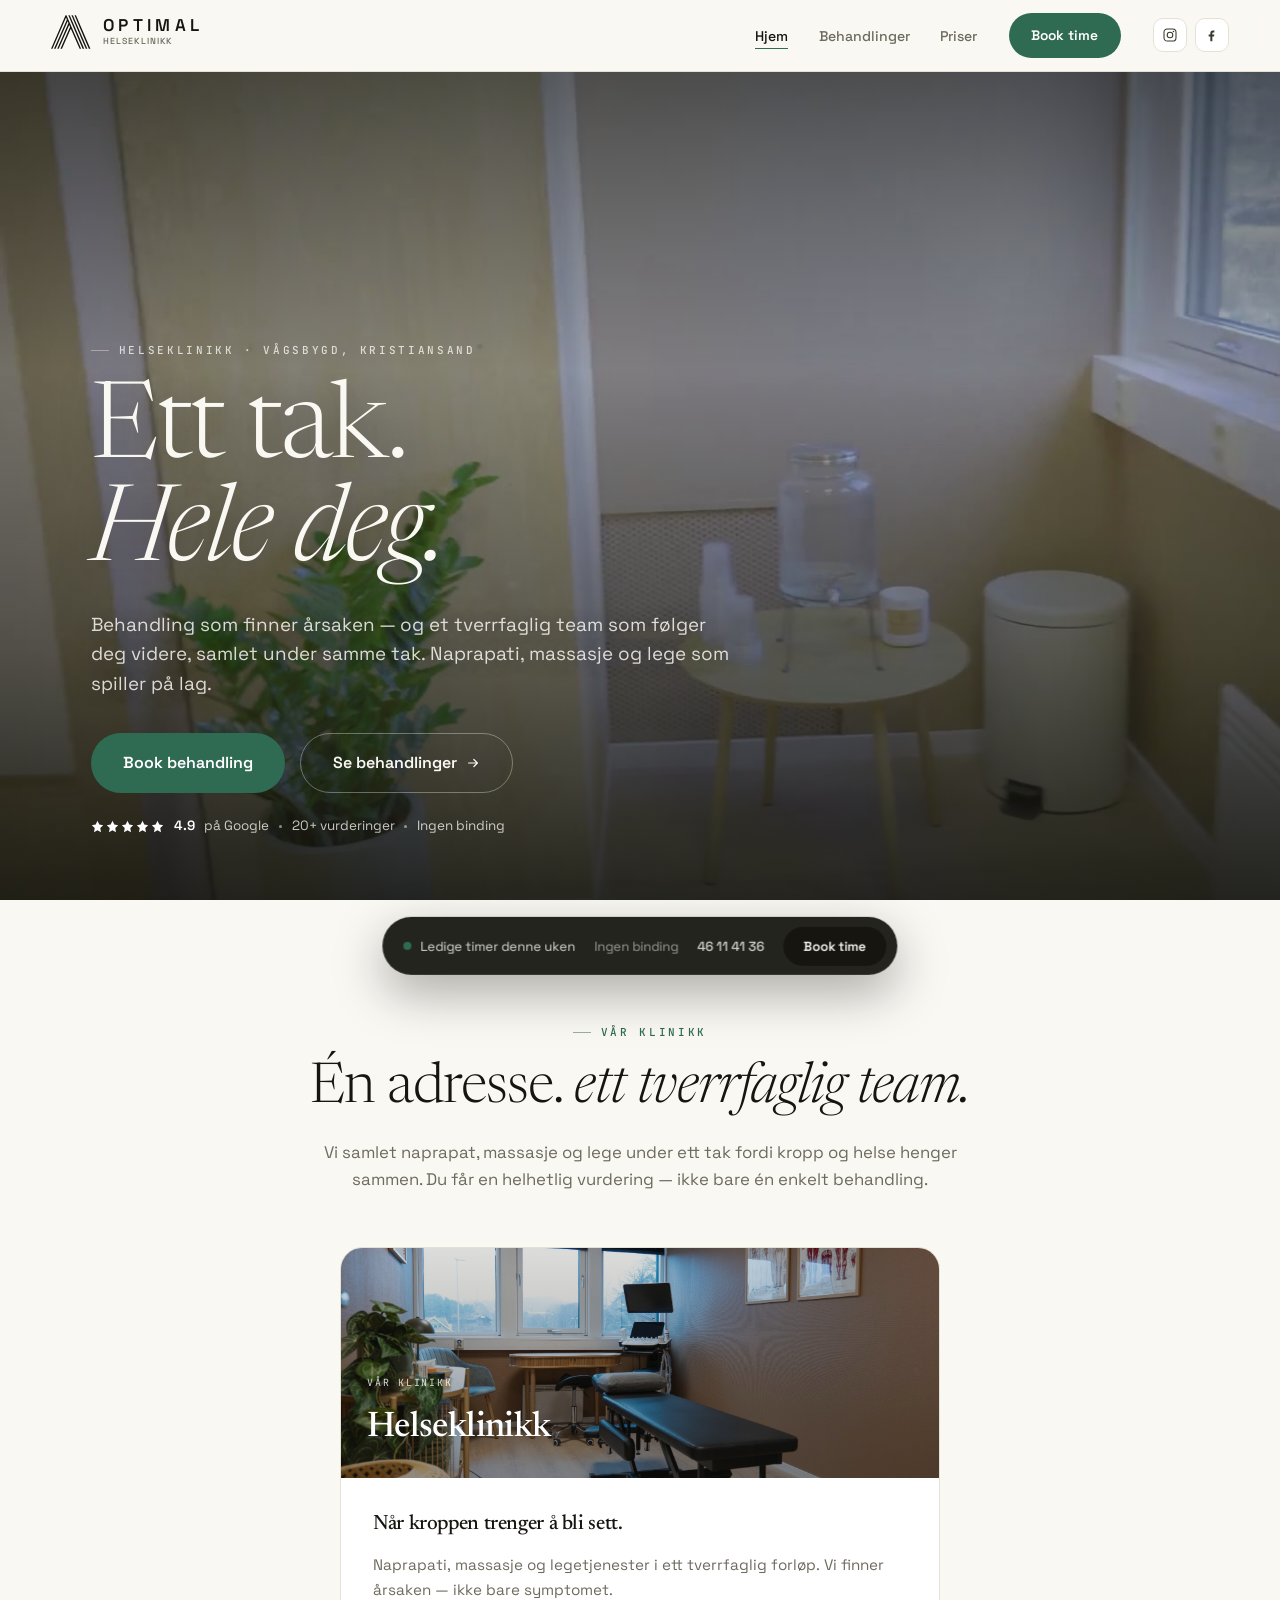
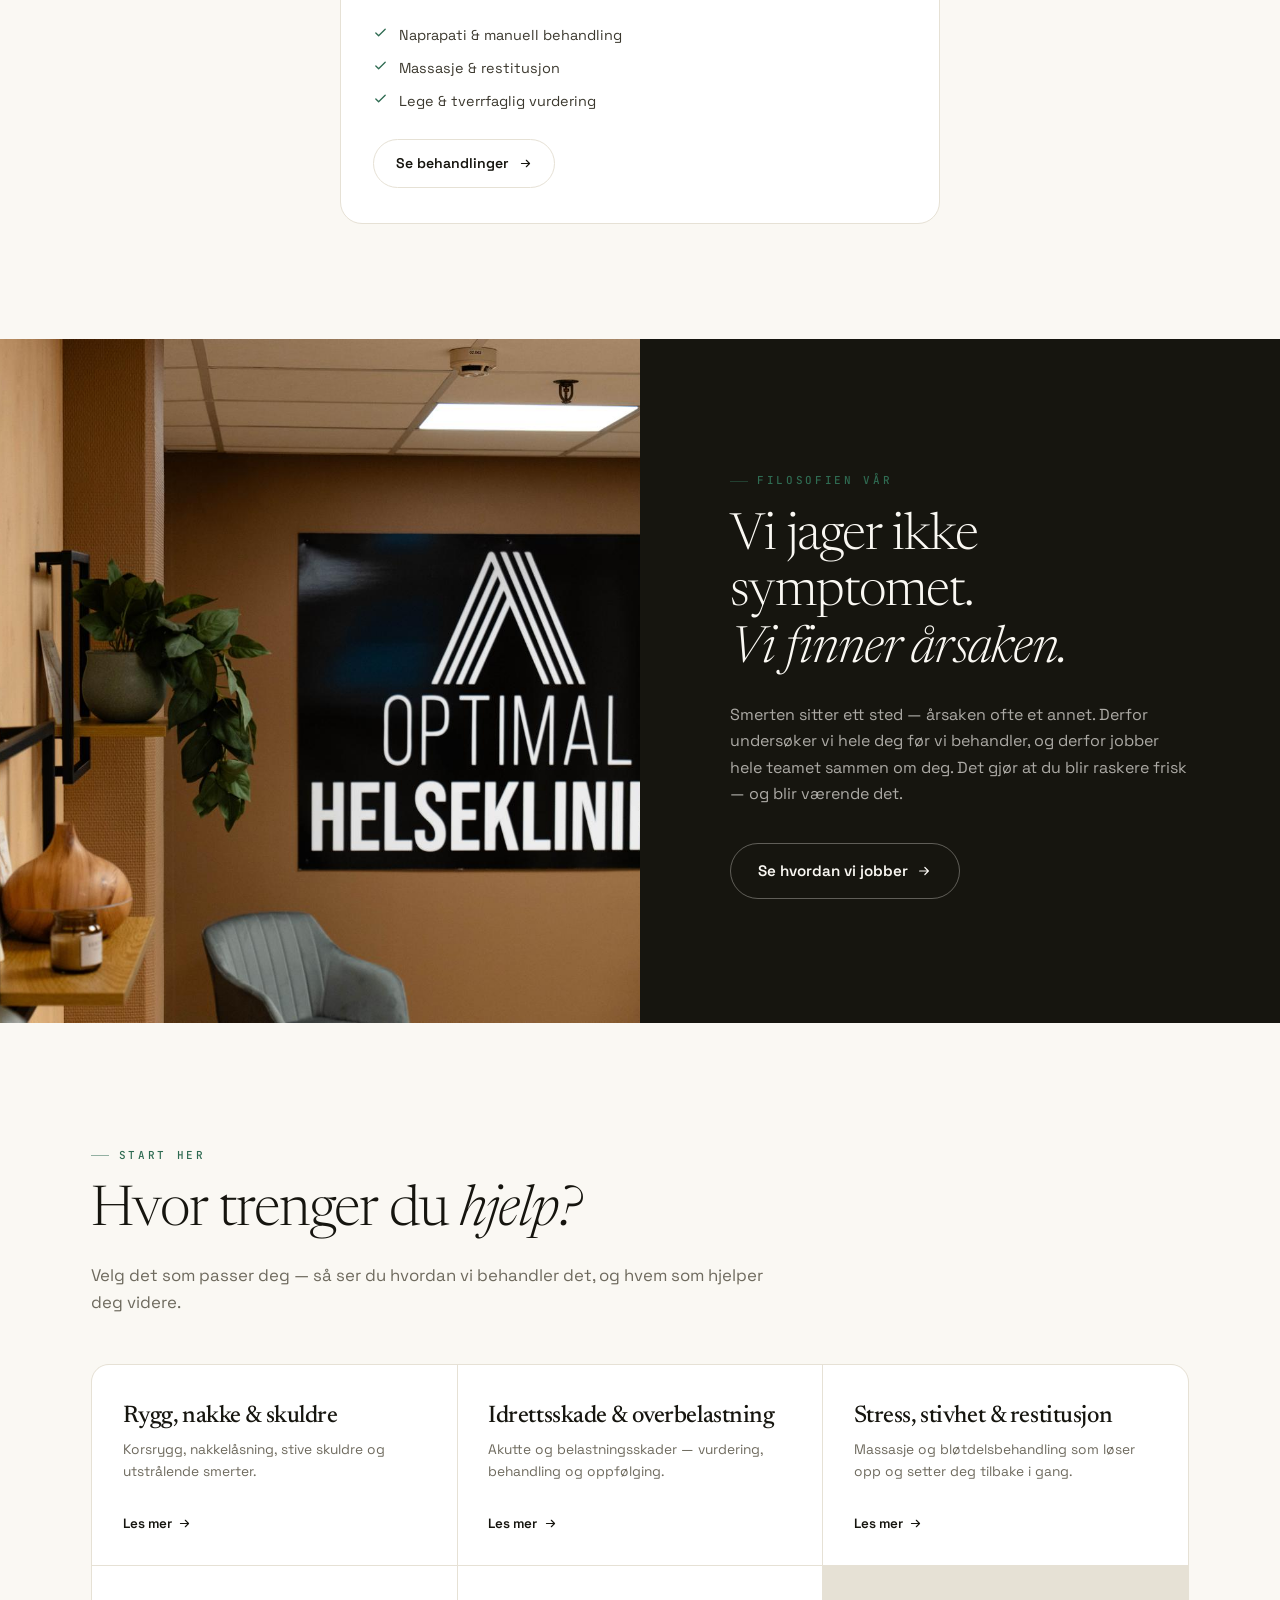
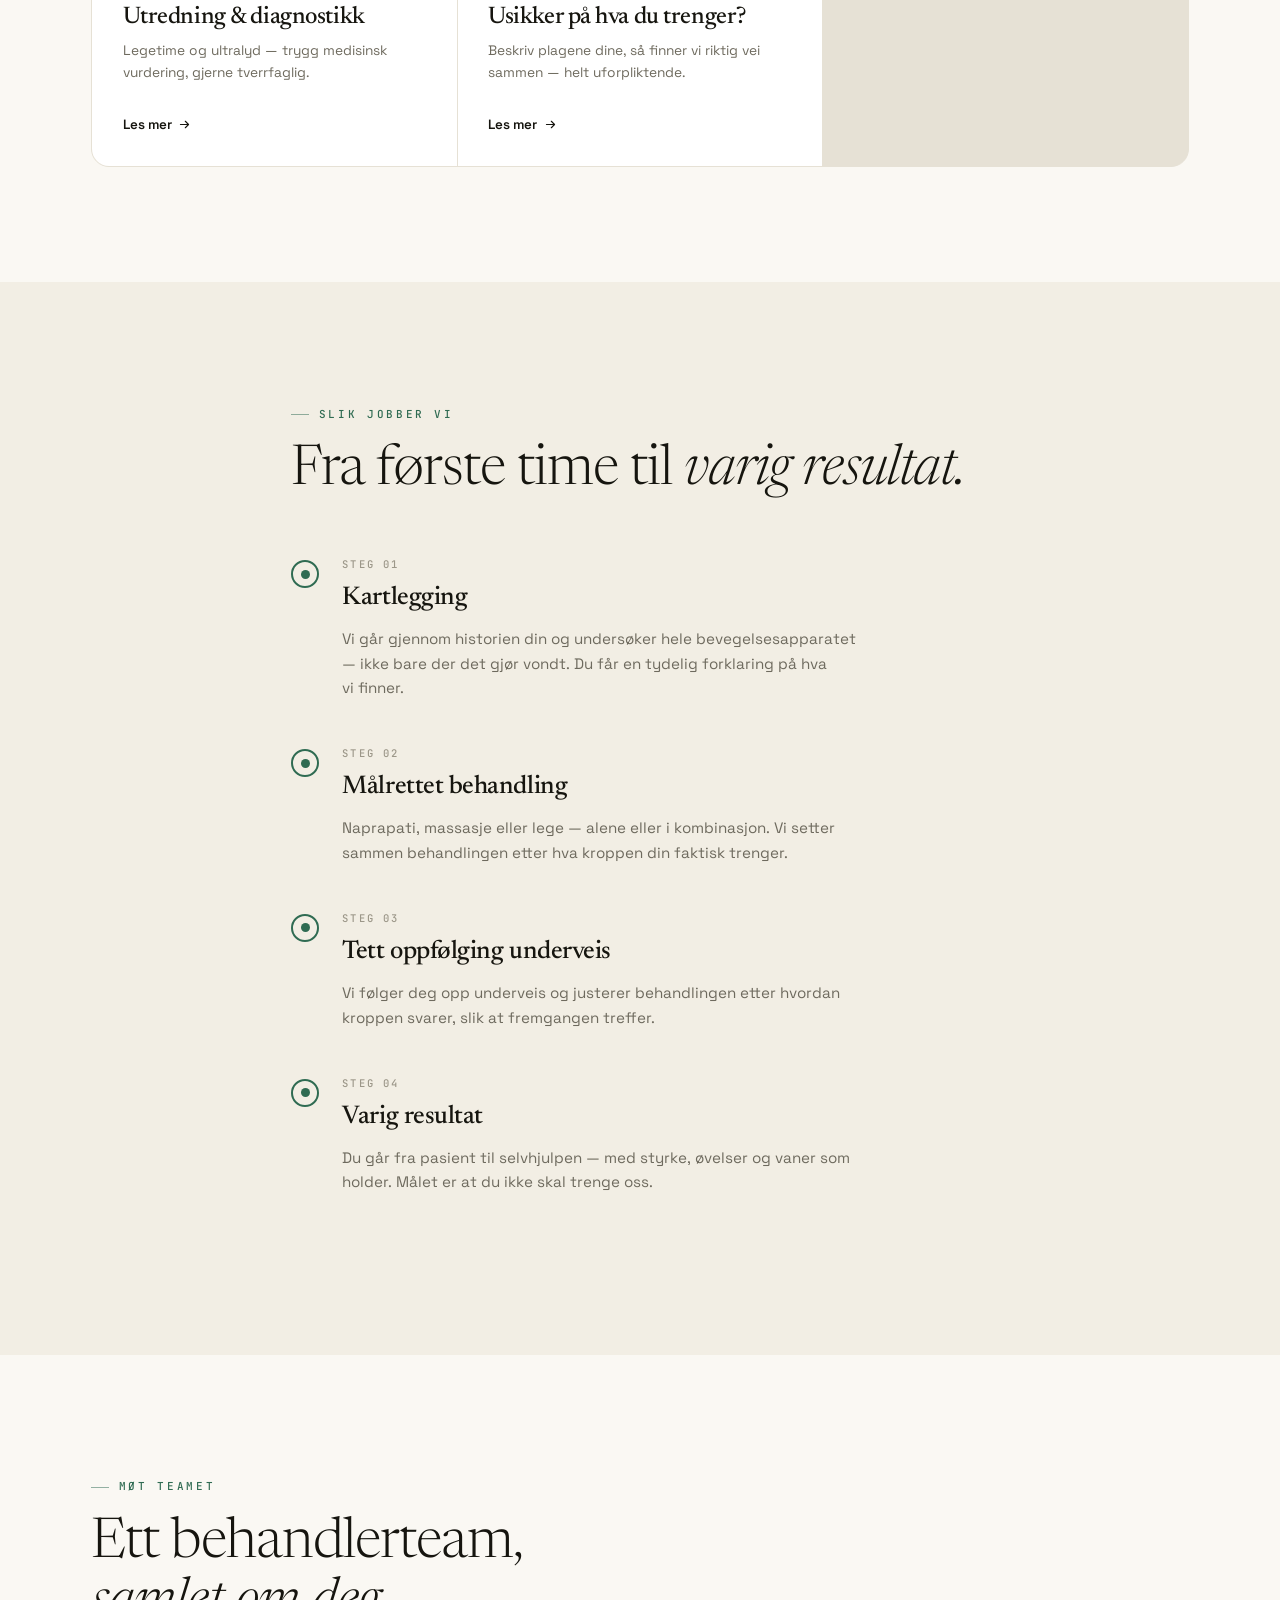
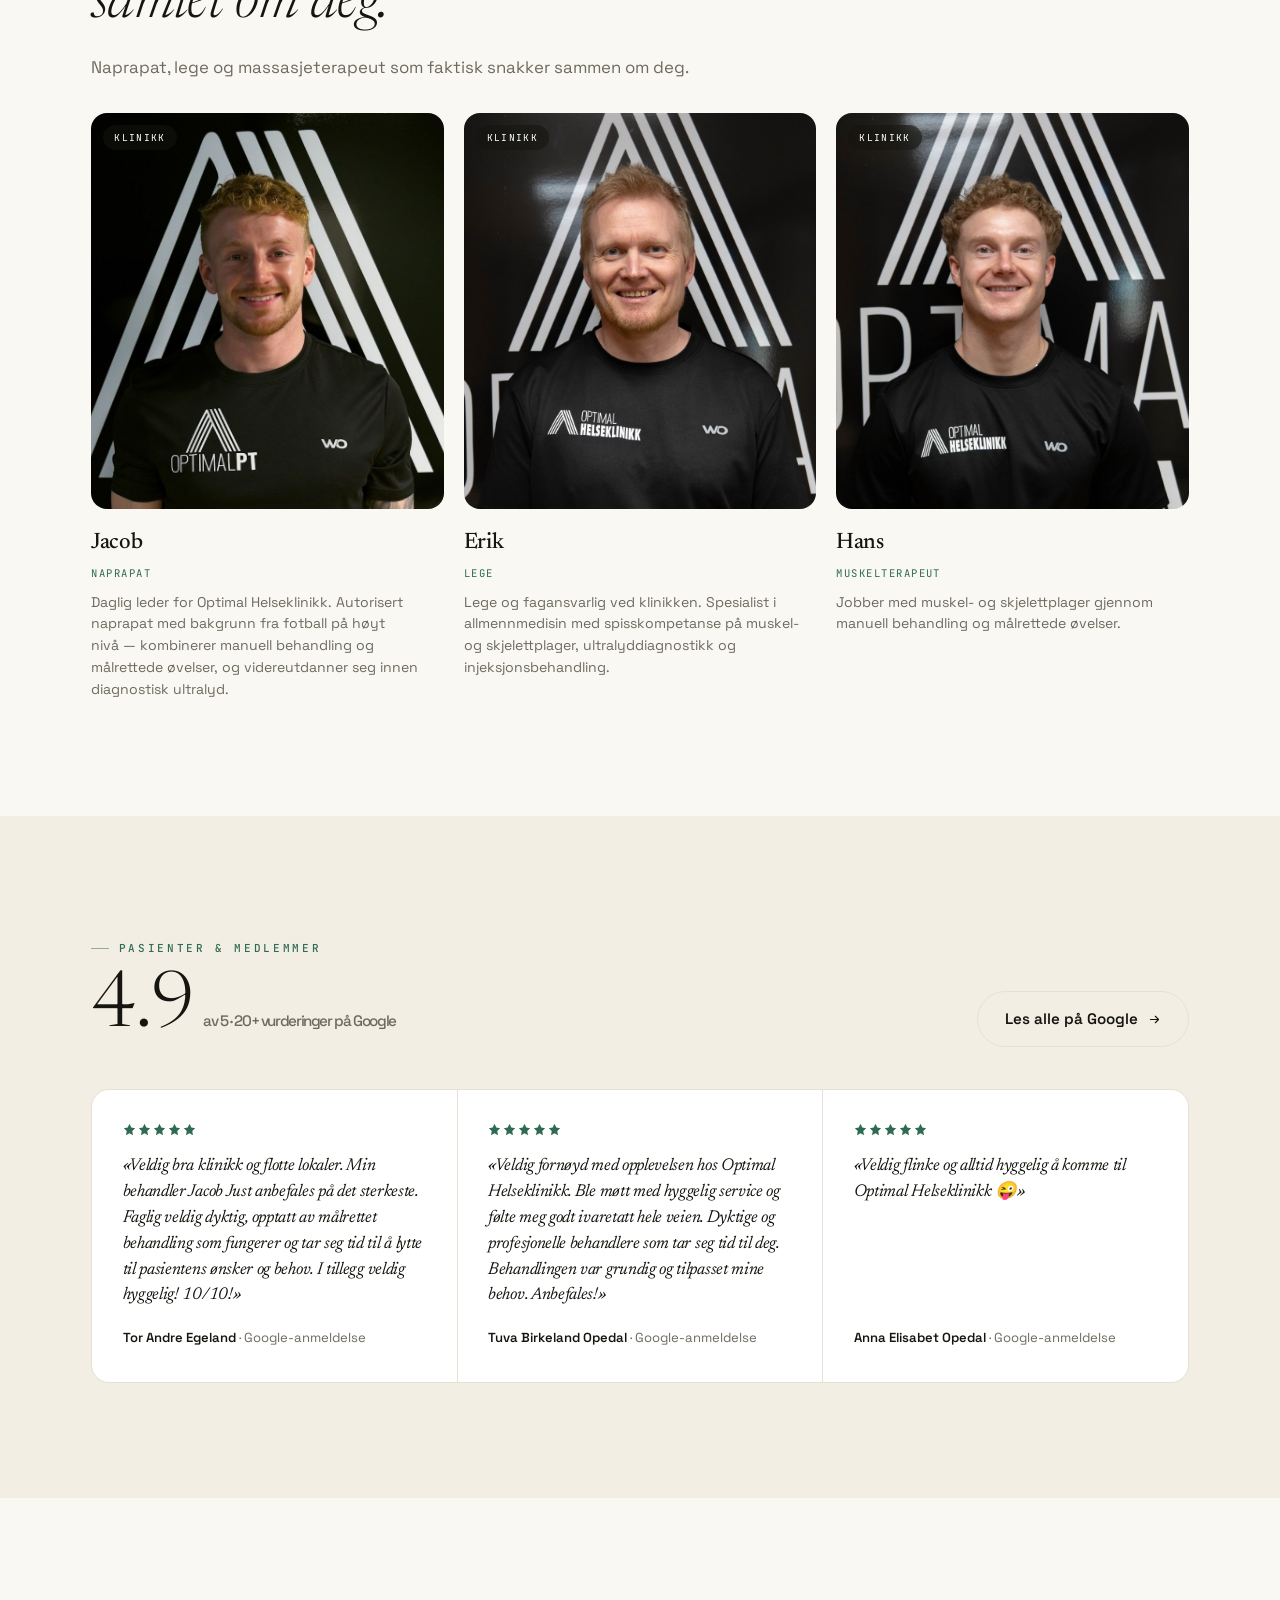
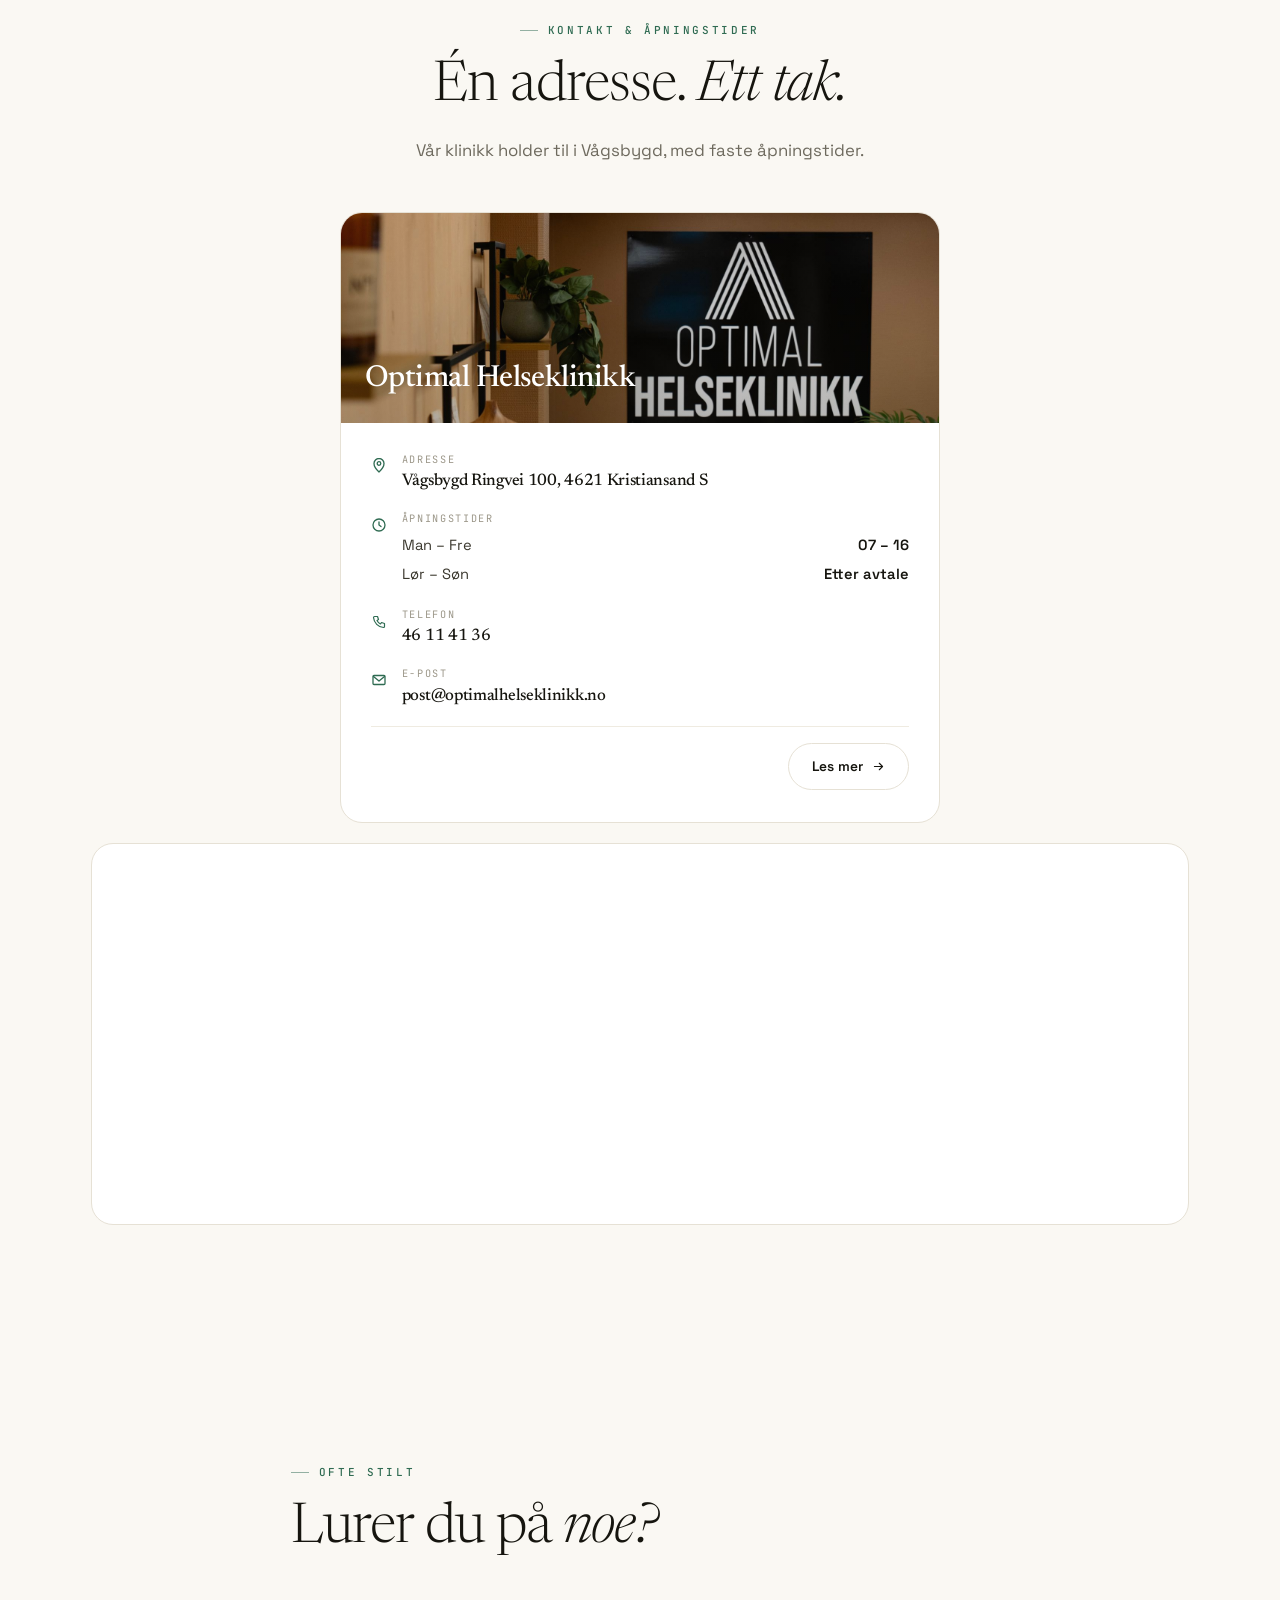
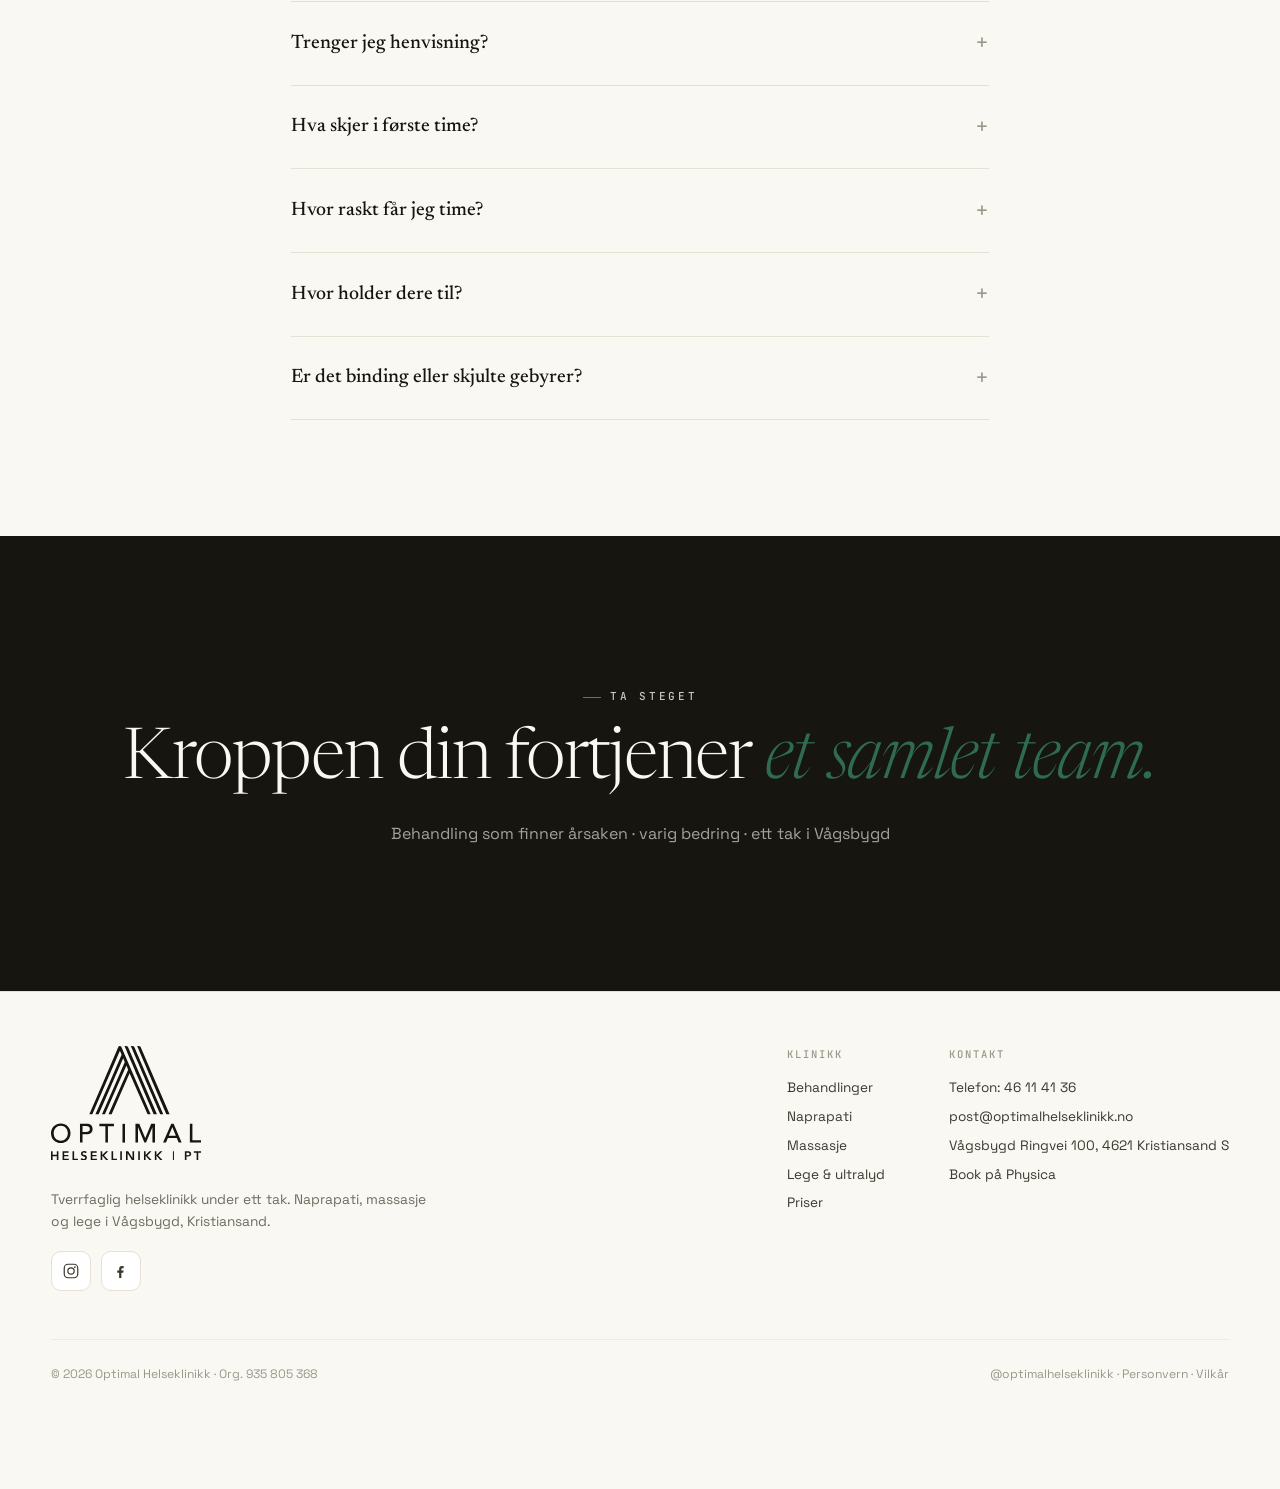
<file: hjem.html>
<!DOCTYPE html><html  lang="nn-no"><head><meta charset="utf-8"><meta name="viewport" content="width=device-width, initial-scale=1"><title>Optimal Helseklinikk | Fokus på mer tverrfaglighet!</title><link rel="preconnect" href="https://backend.leadconnectorhq.com" crossorigin="anonymous"><meta name="title" content="Optimal Helseklinikk | Fokus på mer tverrfaglighet!"><meta property="og:title" content="Optimal Helseklinikk | Fokus på mer tverrfaglighet!"><meta name="description" content="Smerter, skader eller et ønske om å komme i bedre hverdagsform? Vi gjør deg bedre gjennom tverrfaglig behandling med naprapat, lege og massasjeterapeut."><meta property="og:description" content="Smerter, skader eller et ønske om å komme i bedre hverdagsform? Vi gjør deg bedre gjennom tverrfaglig behandling med naprapat, lege og massasjeterapeut."><meta name="author" content="Elia Skogheim"><meta property="og:author" content="Elia Skogheim"><meta name="image" content="assets/media/6a38eca6c50697c411dfb906.jpeg"><meta property="og:image" content="assets/media/6a38eca6c50697c411dfb906.jpeg"><meta name="twitter:card" content="summary_large_image"><meta name="twitter:image" content="assets/media/6a38eca6c50697c411dfb906.jpeg"><meta name="keywords" content="klinikk, naprapat, massasje, lege"><meta property="og:keywords" content="klinikk, naprapat, massasje, lege"><meta property="og:type" content="website"><meta property="twitter:type" content="website"><style> 

 :root{ --transparent: transparent;
--primary: #37ca37;
--secondary: #188bf6;
--white: #ffffff;
--gray: #cbd5e0;
--black: #000000;
--red: #e93d3d;
--orange: #f6ad55;
--yellow: #faf089;
--green: #9ae6b4;
--teal: #81e6d9;
--malibu: #63b3ed;
--indigo: #757BBD;
--purple: #d6bcfa;
--pink: #fbb6ce;
--cobalt: #155eef;
--smoke: #f5f5f5;
--overlay: rgba(0, 0, 0, 0.5);
--headlinefont: 'Inter';
--contentfont: 'Inter';
--text-color: #000000;
--link-color: #188bf6; } .bg-fixed{bottom:0;top:0;left:0;right:0;position:fixed;overflow:auto;background-color:var(--white)} 
            
            .drop-zone-draggable .hl_main_popup{box-shadow:none;padding:20px;margin-top:0;border-color:var(--gray);border-width:10px;border-style:solid;border-radius:0;background-color:var(--white);width:720px}
            
          
#hl_main_popup.popup-body{position:absolute!important;left:50%!important;bottom:auto!important;transform:translate(-50%,0)!important;right:auto!important;box-shadow:none;padding:20px;margin-top:0;border-color:var(--gray);border-width:10px;border-style:solid;border-radius:0;background-color:var(--white);width:720px}.--mobile #hl_main_popup.popup-body{width:380px!important}@media screen and (min-width:0px) and (max-width:480px){#hl_main_popup.popup-body{width:380px!important}} 
            
            .drop-zone-draggable .hl_main_popup-IePOr5JxDt{box-shadow:none;padding:20px;margin-top:0;border-color:var(--gray);border-width:10px;border-style:solid;border-radius:0;background-color:var(--white);width:720px}
            
          
#hl_main_popup-IePOr5JxDt.popup-body{position:absolute!important;left:50%!important;bottom:auto!important;transform:translate(-50%,0)!important;right:auto!important;box-shadow:none;padding:20px;margin-top:0;border-color:var(--gray);border-width:10px;border-style:solid;border-radius:0;background-color:var(--white);width:720px}.--mobile #hl_main_popup-IePOr5JxDt.popup-body{width:380px!important}@media screen and (min-width:0px) and (max-width:480px){#hl_main_popup-IePOr5JxDt.popup-body{width:380px!important}}  
 /* ---- Section styles ----- */ 
:root{--transparent:transparent;--black:#000000}.hl_page-preview--content .row-P6miVj6buf,.hl_page-preview--content .section-HboHZrdTbm{box-shadow:none;padding:0;margin:0;background-color:var(--transparent);backdrop-filter:none;border-color:var(--black);border-width:0;border-style:none;border-radius:0}.hl_page-preview--content .row-P6miVj6buf{margin:0 auto;width:100%}@media screen and (min-width:0px) and (max-width:480px){.hl_page-preview--content .row-P6miVj6buf{padding-left:0!important;padding-right:0!important}}.hl_page-preview--content .col-nvikrobm3J{box-shadow:none;padding:0;background-color:var(--transparent);backdrop-filter:none;width:100%;border-color:var(--black);border-width:0;border-style:none;border-radius:0;margin:0}.hl_page-preview--content .custom-code-boQhWGcZ_7{margin:0;width:auto;height:auto}#section-HboHZrdTbm>.inner{max-width:100%}#col-nvikrobm3J>.inner{flex-direction:column;justify-content:center;align-items:inherit;flex-wrap:nowrap}

@media (max-width: 1024px) {
  #section-HboHZrdTbm,
  #row-P6miVj6buf,
  #col-nvikrobm3J {
    animation: none !important;
  }
}
</style><style>:root{--sticky-header-height:0px}[id]{scroll-margin-top:var(--sticky-header-height)}.flex{display:flex}.flex-col{flex-direction:column}.flex-wrap{flex-wrap:wrap}.flex-grow{flex-grow:9999}.align-center{align-items:center}.h-full{height:100%}.max-w-400{max-width:400px}.text-right{text-align:right}.d-grid{display:grid}.px-0{padding-left:0!important;padding-right:0!important}.gap-1{gap:.3rem}.items-end{align-items:flex-end}.relative{position:relative}.gap-2{gap:.625rem}.mt-20{margin-top:20px}.mt-8{margin-top:32px}.ml-3{margin-left:.75rem}.mr-10{margin-right:10px}.mt-4{margin-top:1rem}.mb-4{margin-bottom:1rem}.w-100{width:100%}.h-100{height:100%}.w-50{width:50%}.w-25{width:25%}.mw-100{max-width:100%}.noBorder{border:none!important}.iti__flag{background-image:url(assets/intl-tel-input/flags.png)}.pointer{cursor:pointer}@media(min-resolution:192dpi){.iti__flag{background-image:url(assets/intl-tel-input/flags@2x.png)}}.iti__country{display:flex;justify-content:space-between}.iti__hide{display:none}@media(min-width:768px){.hl_wrapper.nav-shrink .hl_wrapper--inner.page-creator,body{padding-top:0}.hl_page-creator--menu{left:0;top:0;z-index:10}.hl_wrapper{padding-left:0}}@media(min-width:1200px){.hl_wrapper.nav-shrink{padding-left:0!important}}html body .hl_wrapper{height:100vh;overflow:hidden}body{margin:0;-webkit-font-smoothing:antialiased}img{border-style:none;vertical-align:middle}.bg-fixed{z-index:-1}.progress-outer{background-color:#f5f5f5;border-radius:inherit;box-shadow:inset 0 1px 2px #0000001a;font-size:14px;height:35px;line-height:36px;overflow:hidden;padding-bottom:0;padding-top:0;width:100%}.progress-inner{box-shadow:inset 0 -1px #00000026;color:#fff;float:left;font-size:14px;height:100%;padding-left:10px;padding-right:10px;transition:width .6s ease;width:0}.progress0{width:0}.progress10{width:10%}.progress20{width:20%}.progress30{width:30%}.progress40{width:40%}.progress50{width:50%}.progress60{width:60%}.progress70{width:70%}.progress80{width:80%}.progress90{width:90%}.progress100{width:100%}.progressbarOffsetWhite{background:#f5f5f5}.progressbarOffsetTransparentWhite{background-color:#ffffff80}.progressbarOffsetBlack{background:#333}.progressbarOffsetTransparentBlack{background-color:#7e7e7e80}.text-white{color:#fff}.text-bold{font-weight:700}.text-italic{font-style:italic}.text-bold-italic{font-style:italic;font-weight:700}.progressbarSmall{font-size:14px;height:35px;line-height:36px}.progressbarMedium{font-size:19px;height:45px;line-height:45px}.progressbarLarge{font-size:21px;height:65px;line-height:65px}.recaptcha-container{margin-bottom:1em}.recaptcha-container p{color:red;margin-top:1em}.button-recaptcha-container div:first-child{height:auto!important;width:100%!important}.card-el-error-msg{align-items:center;color:#e25950;display:flex;font-size:13px;justify-content:flex-start;padding:10px 0;text-align:center}.card-el-error-msg svg{color:#f87171;margin-right:2px}.hl-faq-child-heading{border:none;cursor:pointer;justify-content:space-between;outline:none;padding:15px;width:100%}.hl-faq-child-head,.hl-faq-child-heading{align-items:center;display:flex}.v-enter-active,.v-leave-active{transition:opacity .2s ease-out}.v-enter-from,.v-leave-to{opacity:0}.faq-separated-child{margin-bottom:10px}.hl-faq-child-panel img{border-radius:15px;cursor:pointer}.hl-faq-child-heading-icon.left{margin-right:1em}.expand-collapse-all-button{background-color:transparent;border:1px solid #d1d5db;border-radius:15px;color:#3b82f6;cursor:pointer;font-size:12px;font-weight:400;line-height:16px;margin:1em 0;padding:5px 15px}.hl-faq-child-panel{transition:padding .2s ease}.v-spinner .v-moon1{position:relative}.v-spinner .v-moon1,.v-spinner .v-moon2{animation:v-moonStretchDelay .6s linear 0s infinite;animation-fill-mode:forwards}.v-spinner .v-moon2{opacity:.8;position:absolute}.v-spinner .v-moon3{opacity:.1}@keyframes v-moonStretchDelay{to{transform:rotate(1turn)}}.generic-error-message{color:red;font-weight:500;margin-top:.5rem;text-align:center}#faq-overlay{background:var(--overlay);height:100vh;opacity:.8;width:100vw}#faq-overlay,#faq-popup{position:fixed;z-index:1000}#faq-popup{background:#fff;height:auto;left:50%;margin-left:-250px;margin-top:-250px;top:50%;width:500px}#popupclose{cursor:pointer;float:right;padding:10px}.popupcontent{height:auto!important;width:100%!important}#button{cursor:pointer}.dark{background-color:#000}.antialiased{-webkit-font-smoothing:antialiased;-moz-osx-font-smoothing:grayscale}.spotlight{background:linear-gradient(45deg,#00dc82,#36e4da 50%,#0047e1);bottom:-30vh;filter:blur(20vh);height:40vh}.z-10{z-index:10}.right-0{right:0}.left-0{left:0}.fixed{position:fixed}.text-black{--tw-text-opacity:1;color:rgba(0,0,0,var(--tw-text-opacity))}.overflow-hidden{overflow:hidden}.min-h-screen{min-height:100vh}.font-sans{font-family:ui-sans-serif,system-ui,-apple-system,BlinkMacSystemFont,Segoe UI,Roboto,Helvetica Neue,Arial,Noto Sans,sans-serif,Apple Color Emoji,Segoe UI Emoji,Segoe UI Symbol,Noto Color Emoji}.place-content-center{place-content:center}.grid{display:grid}.z-20{z-index:20}.max-w-520px{max-width:520px}.mb-8{margin-bottom:2rem}.text-8xl{font-size:6rem;line-height:1}.font-medium{font-weight:500}.mb-16{margin-bottom:4rem}.leading-tight{line-height:1.25}.text-xl{font-size:1.25rem;line-height:1.75rem}.font-light{font-weight:300}@media(min-width:640px){.sm-text-10xl{font-size:10rem;line-height:1}.sm-text-4xl{font-size:2.25rem;line-height:2.5rem}.sm-px-0{padding-left:0;padding-right:0}}.full-center{background-position:50%!important;background-repeat:repeat!important;background-size:cover!important}.fill-width{background-size:100% auto!important}.fill-width,.fill-width-height{background-repeat:no-repeat!important}.fill-width-height{background-size:100% 100%!important}.no-repeat{background-repeat:no-repeat!important}.repeat-x{background-repeat:repeat-x!important}.repeat-y{background-repeat:repeat-y!important}.repeat-x-fix-top{background-position:top!important;background-repeat:repeat-x!important}.repeat-x-fix-bottom{background-position:bottom!important;background-repeat:repeat-x!important}#overlay{height:100%;inset:0;opacity:0;overflow-y:scroll;position:fixed;transition:opacity .3s ease;width:100%;z-index:999;-webkit-overflow-scrolling:touch}#overlay.show{opacity:1}.popup-body{background-color:#fff;height:auto;left:50%;min-height:180px;position:absolute;top:10%;transition:transform .25s ease-in-out}.popup-body,.popup-body.show{transform:translate(-50%)}.closeLPModal{cursor:pointer;position:absolute;right:-10px;top:-10px;z-index:21}.settingsPModal{font-size:18px;left:40%;padding:10px;position:absolute;top:-40px;width:32px}.c-section>.inner{display:flex;flex-direction:column;justify-content:center;margin:auto;z-index:2}.c-row>.inner{display:flex;width:100%}.c-column>.inner{display:flex;flex-direction:column;height:100%;justify-content:inherit;width:100%!important}.c-wrapper{position:relative}.previewer{--vw:100vh/100;height:calc(100vh - 170px);margin:auto;overflow:scroll;overflow-x:hidden;overflow-y:scroll;width:100%}.c-element{position:relative}.c-column{flex:1}.c-column,.c-row{position:relative}p+p{margin-top:auto}.hl_page-creator--row.active{border-color:#188bf6}.flip-list-move{transition:transform .5s}.page-wrapper .sortable-ghost:before{background:#188bf6!important;border-radius:4px;content:"";height:4px;left:50%;position:absolute;top:50%;transform:translate(-50%,-50%);width:100%}.page-wrapper .sortable-ghost{border:none!important;position:relative}.active-drop-area:before{color:gray;content:"";font-size:12px;left:50%;pointer-events:none;position:absolute;top:50%;transform:translate(-50%,-50%)}.active-drop-area{border:1px dashed grey}.active-drop-area.is-empty{min-height:60px}.empty-component{align-items:center;border:1px dashed #d7dde9;display:flex;height:100%;justify-content:center;left:0;position:absolute;top:0;width:100%;z-index:2}.empty-component,.empty-component-min-height{min-height:100px;pointer-events:none}.dividerContainer{width:100%}.items-center{align-items:center}.font-semibold{font-weight:600}.text-2xl{font-size:1.5rem}.text-sm{font-size:.875rem}.w-full{width:100%}.mr-2{margin-right:.5rem}.mt-2{margin-top:.5rem}.justify-between{justify-content:space-between}.text-lg{font-size:1.125rem}.font-base{font-weight:400}.justify-end{justify-content:flex-end}.justify-center{justify-content:center!important}.text-center{text-align:center}.centered{align-items:center;display:flex;height:100%;justify-content:center;width:100%}.mx-auto{margin:0 auto}.default-cursor{cursor:default!important}</style><style>@media only screen and (max-width:767px){.c-row>.inner{flex-direction:column}.desktop-only{display:none}.c-column,.c-row{width:100%!important}.c-column,.c-column>.inner,.c-row>.inner,.c-section,.c-section>.inner{padding-left:0!important;padding-right:0!important}.c-column,.c-column>.inner,.c-row{margin-left:0!important;margin-right:0!important}.c-row{padding-left:10px!important;padding-right:10px!important}}@media only screen and (min-width:1024.02px){.mobile-only{display:none}}@media only screen and (min-width:768px)and (max-width:1024px){.tablet-hide{display:none}}.c-button button{outline:none;position:relative}.fa,.fab,.fal,.far,.fas{-webkit-font-smoothing:antialiased;display:inline-block;font-style:normal;font-variant:normal;line-height:1;text-rendering:auto}.c-column{flex:1 1 auto!important}.c-column>.inner.horizontal>div{flex:1}.c-row>.inner{display:flex;width:100%}.c-nested-column .c-row>.inner{width:100%!important}.c-nested-column .inner{border:none!important}.bgCover.bg-fixed:before{background-attachment:fixed!important;background-position:50%!important;background-repeat:repeat!important;background-size:cover!important;-webkit-background-size:cover!important}@supports (-webkit-touch-callout:inherit){.bgCover.bg-fixed:before{background-attachment:scroll!important}}.bgCover100.bg-fixed:before{background-size:100% auto!important;-webkit-background-size:100% auto!important}.bgCover100.bg-fixed:before,.bgNoRepeat.bg-fixed:before{background-repeat:no-repeat!important}.bgRepeatX.bg-fixed:before{background-repeat:repeat-x!important}.bgRepeatY.bg-fixed:before{background-repeat:repeat-y!important}.bgRepeatXTop.bg-fixed:before{background-position:top!important;background-repeat:repeat-x!important}.bgRepeatXBottom.bg-fixed:before{background-position:bottom!important;background-repeat:repeat-x!important}.bgCover{background-attachment:fixed!important;background-position:50%!important;background-repeat:repeat!important;background-size:cover!important;-webkit-background-size:cover!important}@supports (-webkit-touch-callout:inherit){.bgCover{background-attachment:scroll!important}}.bgCover100{background-size:100% auto!important;-webkit-background-size:100% auto!important}.bgCover100,.bgNoRepeat{background-repeat:no-repeat!important}.bgRepeatX{background-repeat:repeat-x!important}.bgRepeatY{background-repeat:repeat-y!important}.bgRepeatXTop{background-position:top!important}.bgRepeatXBottom,.bgRepeatXTop{background-repeat:repeat-x!important}.bgRepeatXBottom{background-position:bottom!important}.cornersTop{border-bottom-left-radius:0!important;border-bottom-right-radius:0!important}.cornersBottom{border-top-left-radius:0!important;border-top-right-radius:0!important}.radius0{border-radius:0}.radius1{border-radius:1px}.radius2{border-radius:2px}.radius3{border-radius:3px}.radius4{border-radius:4px}.radius5{border-radius:5px}.radius10{border-radius:10px}.radius15{border-radius:15px}.radius20{border-radius:20px}.radius25{border-radius:25px}.radius50{border-radius:50px}.radius75{border-radius:75px}.radius100{border-radius:100px}.radius125{border-radius:125px}.radius150{border-radius:150px}.borderTopBottom{border-bottom-color:#000000b3;border-left:none!important;border-right:none!important;border-top-color:#000000b3}.borderTop{border-bottom:none!important;border-top-color:#000000b3}.borderBottom,.borderTop{border-left:none!important;border-right:none!important}.borderBottom{border-bottom-color:#000000b3;border-top:none!important}.borderFull{border-color:#000000b3}@keyframes rocking{0%{transform:rotate(0)}25%{transform:rotate(0)}50%{transform:rotate(2deg)}75%{transform:rotate(-2deg)}to{transform:rotate(0)}}.buttonRocking{animation:rocking 2s infinite;animation-timing-function:ease-out;transition:.2s}.buttonPulseGlow{animation:pulseGlow 2s infinite;animation-timing-function:ease-in-out}@keyframes pulseGlow{0%{box-shadow:0 0 #fff0}25%{box-shadow:0 0 2.5px 1px #ffffff40}50%{box-shadow:0 0 5px 2px #ffffff80}85%{box-shadow:0 0 5px 5px #fff0}to{box-shadow:0 0 #fff0}}.buttonBounce{animation:bounce 1.5s infinite;animation-timing-function:ease-in;transition:.2s}@keyframes bounce{15%{box-shadow:0 0 0 0 transparent;transform:translateY(0)}35%{box-shadow:0 8px 5px -5px #00000040;transform:translateY(-35%)}45%{box-shadow:0 0 0 0 transparent;transform:translateY(0)}55%{box-shadow:0 5px 4px -4px #00000040;transform:translateY(-20%)}70%{box-shadow:0 0 0 0 transparent;transform:translateY(0)}80%{box-shadow:0 4px 3px -3px #00000040;transform:translateY(-10%)}90%{box-shadow:0 0 0 0 transparent;transform:translateY(0)}95%{box-shadow:0 2px 3px -3px #00000040;transform:translateY(-2%)}99%{box-shadow:0 0 0 0 transparent;transform:translateY(0)}to{box-shadow:0 0 0 0 transparent;transform:translateY(0)}}@keyframes elevate{0%{box-shadow:0 0 0 0 transparent;transform:translateY(0)}to{box-shadow:0 8px 5px -5px #00000040;transform:translateY(-10px)}}.buttonElevate:hover{animation:elevate .2s forwards}.buttonElevate{box-shadow:0 0 0 0 transparent;transition:.2s}.buttonWobble{transition:.3s}.buttonWobble:hover{animation:wobble .5s 1;animation-timing-function:ease-in-out}@keyframes wobble{0%{transform:skew(0)}25%{transform:skew(10deg)}50%{transform:skew(0)}75%{transform:skew(-10deg)}to{transform:skew(0)}}.image-container img{max-width:100%;vertical-align:middle}.sub-text ::-moz-placeholder{color:#000;opacity:1}.sub-text ::placeholder{color:#000;opacity:1}.image-container{height:100%;width:100%}.shadow5inner{box-shadow:inset 0 1px 3px #0000000d}.shadow10inner{box-shadow:inset 0 1px 5px #0000001a}.shadow20inner{box-shadow:inset 0 1px 5px #0003}.shadow30inner{box-shadow:inset 0 2px 5px 2px #0000004d}.shadow40inner{box-shadow:inset 0 2px 5px 2px #0006}.shadow5{box-shadow:0 1px 3px #0000000d}.shadow10{box-shadow:0 1px 5px #0000001a}.shadow20{box-shadow:0 1px 5px #0003}.shadow30{box-shadow:0 2px 5px 2px #0000004d}.shadow40{box-shadow:0 2px 5px 2px #0006}.sub-heading-button{color:#fff;font-weight:400;line-height:normal;opacity:.8;text-align:center}.wideSection{max-width:1120px}.midWideSection,.wideSection{margin-left:auto!important;margin-right:auto!important}.midWideSection{max-width:960px}.midSection{margin-left:auto!important;margin-right:auto!important;max-width:720px}.c-section>.inner{margin-left:auto;margin-right:auto;max-width:1170px;width:100%}.c-column{padding-left:15px;padding-right:15px}.feature-img-circle img,.img-circle,.img-circle img{border-radius:50%!important}.feature-img-round-corners img,.img-round-corners,.img-round-corners img{border-radius:5px}.feature-image-dark-border img,.image-dark-border{border:3px solid rgba(0,0,0,.7)}.feature-image-white-border img,.image-white-border{border:3px solid #fff}.img-grey,.img-grey img{filter:grayscale(100%);filter:gray;-webkit-transition:all .6s ease}.button-shadow1{box-shadow:0 1px 5px #0003}.button-shadow2{box-shadow:0 1px 5px #0006}.button-shadow3{box-shadow:0 1px 5px #000000b3}.button-shadow4{box-shadow:0 8px 1px #0000001a}.button-shadow5{box-shadow:0 0 25px #0003,0 0 15px #0003,0 0 3px #0006}.button-shadow6{box-shadow:0 0 25px #0006,0 0 15px #fff3,0 0 3px #fff6}.button-shadow-sharp1{box-shadow:inset 0 1px #fff3}.button-shadow-sharp2{box-shadow:inset 0 0 0 1px #fff3}.button-shadow-sharp3{box-shadow:inset 0 0 0 2px #fff3}.button-shadow-highlight{box-shadow:none}.button-shadow-highlight:hover{box-shadow:inset 0 0 #ffffff38,inset 0 233px 233px #ffffff1f}.button-flat-line{background-color:transparent!important;border-width:2px}.button-vp-5{padding-bottom:5px!important;padding-top:5px!important}.button-vp-10{padding-bottom:10px!important;padding-top:10px!important}.button-vp-15{padding-bottom:15px!important;padding-top:15px!important}.button-vp-20{padding-bottom:20px!important;padding-top:20px!important}.button-vp-25{padding-bottom:25px!important;padding-top:25px!important}.button-vp-30{padding-bottom:30px!important;padding-top:30px!important}.button-vp-40{padding-bottom:40px!important;padding-top:40px!important}.button-vp-0{padding-bottom:0!important;padding-top:0!important}.button-hp-5{padding-left:5px!important;padding-right:5px!important}.button-hp-10{padding-left:10px!important;padding-right:10px!important}.button-hp-15{padding-left:15px!important;padding-right:15px!important}.button-hp-20{padding-left:20px!important;padding-right:20px!important}.button-hp-25{padding-left:25px!important;padding-right:25px!important}.button-hp-30{padding-left:30px!important;padding-right:30px!important}.button-hp-40{padding-left:40px!important;padding-right:40px!important}.button-hp-0{padding-left:0!important;padding-right:0!important}.vs__dropdown-toggle{background:#f3f8fb!important;border:none!important;height:43px!important}.row-align-center{margin:0 auto}.row-align-left{margin:0 auto;margin-left:0!important}.row-align-right{margin:0 auto;margin-right:0!important}button,input,optgroup,select,textarea{border-radius:unset;font-family:unset;font-size:unset;line-height:unset;margin:unset;text-transform:unset}body{font-weight:unset!important;line-height:unset!important;-moz-osx-font-smoothing:grayscale;word-wrap:break-word}*,:after,:before{box-sizing:border-box}.main-heading-group>div{display:inline-block}.c-button span.main-heading-group,.c-button span.sub-heading-group{display:block}.time-grid-3{grid-template-columns:repeat(3,100px)}.time-grid-3,.time-grid-4{display:grid;text-align:center}.time-grid-4{grid-template-columns:repeat(4,100px)}@media screen and (max-width:767px){.time-grid-3{grid-template-columns:repeat(3,80px)}.time-grid-4{grid-template-columns:repeat(4,70px)}}.time-grid .timer-box{display:grid;font-size:15px;grid-template-columns:1fr;text-align:center}.timer-box .label{font-weight:300}.c-button button{cursor:pointer}.c-button>a{text-decoration:none}.c-button>a,.c-button>a span{display:inline-block}.nav-menu-wrapper{display:flex;justify-content:space-between}.nav-menu-wrapper.default{flex-direction:row}.nav-menu-wrapper.reverse{flex-direction:row-reverse}.nav-menu-wrapper .branding{align-items:center;display:flex}.nav-menu-wrapper.default .branding{flex-direction:row}.nav-menu-wrapper.reverse .branding{flex-direction:row-reverse}.nav-menu-wrapper.default .branding .logo,.nav-menu-wrapper.reverse .branding .title{margin-right:18px}.nav-menu-wrapper .branding .title{align-items:center;display:flex;min-height:50px;min-width:50px}.nav-menu{align-items:center;display:flex;flex-wrap:wrap;list-style:none;margin:0;padding:0}.nav-menu a{text-decoration:none}.dropdown{display:inline-block;position:relative}.dropdown .dropdown-menu{border:none;box-shadow:0 8px 16px 5px #0000001a}.dropdown-menu{background-clip:padding-box;border:1px solid rgba(0,0,0,.15);border-radius:.3125rem;color:#607179;display:none;float:left;font-size:1rem;left:0;list-style:none;margin:.125rem 0 0;min-width:10rem;padding:.5rem 0;position:absolute;text-align:left;top:100%;z-index:1000}.nav-menu .nav-menu-item.dropdown:hover>.dropdown-menu{display:block}.nav-menu .dropdown-menu{display:none;list-style:none;margin:0;padding:0}.nav-menu-mobile{display:none}.nav-menu-mobile i{cursor:pointer;font-size:24px}#nav-menu-popup{background:var(--overlay);display:none;height:100%;inset:0;opacity:0;position:fixed;transition:opacity .3s ease;width:100%;z-index:100}#nav-menu-popup.show{opacity:1}#nav-menu-popup .nav-menu-body{background-color:#fff;height:100%;left:0;overflow:auto;padding:45px;position:absolute;top:0;width:100%}#nav-menu-popup .nav-menu-body .close-menu{cursor:pointer;position:absolute;right:20px;top:20px;z-index:100}#nav-menu-popup .nav-menu-body .close-menu:before{content:""}#nav-menu-popup .nav-menu{align-items:center;display:flex;flex-direction:column;list-style:none;margin:0;padding:0}#nav-menu-popup .nav-menu .nav-menu-item{list-style:none;text-align:left;-webkit-user-select:none;-moz-user-select:none;user-select:none;width:100%}#nav-menu-popup .nav-menu .nav-menu-item .nav-menu-item-content{display:flex;position:relative}#nav-menu-popup .nav-menu-item .nav-menu-item-title{flex-grow:1;margin:0 1rem;max-width:calc(100% - 2rem)}#nav-menu-popup .nav-menu .nav-menu-item .nav-menu-item-content .nav-menu-item-toggle{cursor:pointer;font-size:24px;position:absolute;right:0;top:calc(50% - 12px)}#nav-menu-popup .nav-menu .nav-menu-item .nav-menu-item-content .nav-menu-item-toggle i{font-size:24px;transition:transform .2s ease}#nav-menu-popup .nav-menu .nav-menu-item .nav-menu-item-content .nav-menu-item-toggle i:before{content:""}#nav-menu-popup .nav-menu .nav-menu-item.active .nav-menu-item-content .nav-menu-item-toggle i{transform:rotate(-180deg)}#nav-menu-popup .nav-menu .nav-menu-item .nav-dropdown-menu{display:none;max-height:0;opacity:0;overflow:auto;padding:0;transition:all .3s ease-in-out;visibility:hidden}#nav-menu-popup .nav-menu .nav-menu-item.active .nav-dropdown-menu{display:block;max-height:600px;opacity:1;visibility:visible}.form-error{border:2px solid var(--red);border-radius:8px;cursor:pointer;font-size:20px;margin-bottom:10px;padding:6px 12px;text-align:center}.form-error,.form-error i{color:var(--red)}.c-bullet-list ul li{line-height:inherit}.c-bullet-list ul li.ql-indent-1{padding-left:4.5em}.c-bullet-list ul li.ql-indent-2{padding-left:7.5em}.c-bullet-list ul li.ql-indent-3{padding-left:10.5em}.c-bullet-list ul li.ql-indent-4{padding-left:13.5em}.c-bullet-list ul li.ql-indent-5{padding-left:16.5em}.c-bullet-list ul li.ql-indent-6{padding-left:19.5em}.c-bullet-list ul li.ql-indent-7{padding-left:22.5em}.c-bullet-list ul li.ql-indent-8{padding-left:25.5em}.c-rich-text .list-disc{list-style-type:disc}.c-rich-text .list-square{list-style-type:square}.c-rich-text .list-none{list-style-type:none}.c-rich-text .list-circle{list-style-type:circle}.c-rich-text .list-decimal{list-style-type:decimal}.c-rich-text .list-upper-alpha{list-style-type:upper-alpha}.c-rich-text .list-lower-alpha{list-style-type:lower-alpha}.c-rich-text .list-upper-roman{list-style-type:upper-roman}.c-rich-text .list-lower-roman{list-style-type:lower-roman}.text-output ul li{padding-left:1.5em}.text-output ul li:before{display:inline-block;font-weight:700;margin-left:-1.5em;margin-right:.3em;text-align:right;white-space:nowrap;width:1.2em}.svg-component svg{max-height:100%;max-width:100%}.border1{border-bottom:3px solid rgba(0,0,0,.2)!important}.border2{border:2px solid rgba(0,0,0,.55)}.border3{border:solid rgba(0,0,0,.15);border-width:1px 1px 2px;padding:5px}.border4{border:solid rgba(0,0,0,.35);border-width:1px 1px 2px;padding:1px!important}.shadow1{box-shadow:0 10px 6px -6px #00000026}.shadow2{box-shadow:0 4px 3px #00000026,0 0 2px #00000026}.shadow3{box-shadow:0 10px 6px -6px #999}.shadow4{box-shadow:3px 3px 15px #212121a8}.shadow6{box-shadow:0 10px 1px #ddd,0 10px 20px #ccc}.background{background-color:unset!important}@keyframes progress-bar-animation{to{background-position:0 -3000px}}@keyframes gradient{0%{background-position:0 50%}50%{background-position:100% 50%}to{background-position:0 50%}}h1,h2,h3,h4,h5,h6{font-weight:500;margin:unset}p{margin:unset}.c-bullet-list,.c-faq,.c-heading,.c-image-feature,.c-paragraph,.c-sub-heading{word-break:break-word}h1:empty:after,h2:empty:after,h3:empty:after,h4:empty:after,h5:empty:after,h6:empty:after,p:empty:after{content:" "}h1:has(>br:last-child):not(:has(>br:nth-of-type(2))):after,h2:has(>br:last-child):not(:has(>br:nth-of-type(2))):after,h3:has(>br:last-child):not(:has(>br:nth-of-type(2))):after,h4:has(>br:last-child):not(:has(>br:nth-of-type(2))):after,h5:has(>br:last-child):not(:has(>br:nth-of-type(2))):after,h6:has(>br:last-child):not(:has(>br:nth-of-type(2))):after,p:has(>br:last-child):not(:has(>br:nth-of-type(2))):after{content:"\a";white-space:pre}.w-3-4{width:75%}.w-1-2{width:50%}.tabs-container{display:flex}@media screen and (max-width:767px){.nav-menu{display:none}.nav-menu-mobile{align-items:center;display:flex}#faq-popup{left:5px!important;margin-left:0!important;width:98%!important}.video-container{width:100%!important}.autoplay .vjs-big-play-button{display:none!important}.autoplay:hover .vjs-control-bar{display:flex!important}}.hvr-grow{box-shadow:0 0 1px transparent;display:inline-block;transform:perspective(1px) translateZ(0);transition-delay:var(--hover-delay,0s);transition-duration:var(--hover-duration,.3s);transition-property:transform;transition-timing-function:var(--hover-easing,ease);vertical-align:middle}.hl-builder-hover-preview.hvr-grow,.hvr-grow:hover{transform:perspective(1px) translateZ(0) scale(var(--hover-scale,1.05))!important}.hvr-shrink{box-shadow:0 0 1px transparent;display:inline-block;transform:perspective(1px) translateZ(0);transition-delay:var(--hover-delay,0s);transition-duration:var(--hover-duration,.3s);transition-property:transform;transition-timing-function:var(--hover-easing,ease);vertical-align:middle}.hl-builder-hover-preview.hvr-shrink,.hvr-shrink:hover{transform:perspective(1px) translateZ(0) scale(var(--hover-scale,.9))!important}@keyframes hvr-pulse{25%{transform:scale(var(--hover-scale,1.1))}75%{transform:scale(.9)}}.hvr-pulse{box-shadow:0 0 1px transparent;display:inline-block;transform:perspective(1px) translateZ(0);vertical-align:middle}.hl-builder-hover-preview.hvr-pulse,.hvr-pulse:hover{animation-delay:var(--hover-delay,0s);animation-duration:var(--hover-duration,1s);animation-iteration-count:infinite;animation-name:hvr-pulse;animation-timing-function:linear}.hvr-bounce-in{box-shadow:0 0 1px transparent;display:inline-block;transform:perspective(1px) translateZ(0);transition-delay:var(--hover-delay,0s);transition-duration:var(--hover-duration,.5s);transition-property:transform;vertical-align:middle}.hl-builder-hover-preview.hvr-bounce-in,.hvr-bounce-in:hover{transform:perspective(1px) translateZ(0) scale(var(--hover-scale,1.2))!important;transition-timing-function:cubic-bezier(.47,2.02,.31,-.36)}.hvr-rotate{box-shadow:0 0 1px transparent;display:inline-block;transform:perspective(1px) translateZ(0);transition-delay:var(--hover-delay,0s);transition-duration:var(--hover-duration,.3s);transition-property:transform;transition-timing-function:var(--hover-easing,ease);vertical-align:middle}.hl-builder-hover-preview.hvr-rotate,.hvr-rotate:hover{transform:perspective(1px) translateZ(0) rotate(calc(var(--hover-angle, 5)*1deg))!important}.hvr-float{box-shadow:0 0 1px transparent;display:inline-block;transform:perspective(1px) translateZ(0);transition-delay:var(--hover-delay,0s);transition-duration:var(--hover-duration,.3s);transition-property:transform;transition-timing-function:var(--hover-easing,ease-out);vertical-align:middle}.hl-builder-hover-preview.hvr-float,.hvr-float:hover{transform:perspective(1px) translateZ(0) translateY(calc(var(--hover-distance, 5)*-1px))!important}.hvr-skew-forward{box-shadow:0 0 1px transparent;display:inline-block;transform:perspective(1px) translateZ(0);transform-origin:0 100%;transition-delay:var(--hover-delay,0s);transition-duration:var(--hover-duration,.3s);transition-property:transform;transition-timing-function:var(--hover-easing,ease);vertical-align:middle}.hl-builder-hover-preview.hvr-skew-forward,.hvr-skew-forward:hover{transform:perspective(1px) translateZ(0) skew(calc(var(--hover-angle, 5)*-1deg))!important}@keyframes hvr-wobble-horizontal{16.65%{transform:translate(8px)}33.3%{transform:translate(-6px)}49.95%{transform:translate(4px)}66.6%{transform:translate(-2px)}83.25%{transform:translate(1px)}to{transform:translate(0)}}.hvr-wobble-horizontal{box-shadow:0 0 1px transparent;display:inline-block;transform:perspective(1px) translateZ(0);vertical-align:middle}.hl-builder-hover-preview.hvr-wobble-horizontal,.hvr-wobble-horizontal:hover{animation-delay:var(--hover-delay,0s);animation-duration:var(--hover-duration,1s);animation-iteration-count:1;animation-name:hvr-wobble-horizontal;animation-timing-function:ease-in-out}@keyframes hvr-buzz{50%{transform:translate(calc(var(--hover-distance, 3)*1px)) rotate(2deg)}to{transform:translate(calc(var(--hover-distance, 3)*-1px)) rotate(-2deg)}}.hvr-buzz{box-shadow:0 0 1px transparent;display:inline-block;transform:perspective(1px) translateZ(0);vertical-align:middle}.hl-builder-hover-preview.hvr-buzz,.hvr-buzz:hover{animation-delay:var(--hover-delay,0s);animation-duration:var(--hover-duration,.15s);animation-iteration-count:infinite;animation-name:hvr-buzz;animation-timing-function:linear}.hoverElevate{backface-visibility:hidden;box-shadow:0 0 0 0 transparent;transition:transform var(--hover-duration,.3s) var(--hover-easing,ease) var(--hover-delay,0s),box-shadow var(--hover-duration,.3s) var(--hover-easing,ease) var(--hover-delay,0s)}.hl-builder-hover-preview.hoverElevate,.hoverElevate:hover{box-shadow:0 8px 5px -5px #00000040!important;transform:translateY(calc(var(--hover-distance, 10)*-1px))!important}.hvr-fade{box-shadow:0 0 1px transparent;display:inline-block;overflow:hidden;position:relative;transform:perspective(1px) translateZ(0);transition-delay:var(--hover-delay,0s);transition-duration:var(--hover-duration,.3s);transition-property:color;vertical-align:middle}.hvr-fade>*{position:relative;z-index:1}.hvr-fade:before{background:var(--hover-fill-color,#188bf6);content:"";inset:0;opacity:0;position:absolute;transition-delay:var(--hover-delay,0s);transition-duration:var(--hover-duration,.3s);transition-property:opacity;z-index:0}.hl-builder-hover-preview.hvr-fade,.hvr-fade:hover{color:#fff!important}.hvr-fade:hover:before{opacity:1!important}@keyframes hvr-fade-preview{0%{opacity:0}to{opacity:1}}.hl-builder-hover-preview.hvr-fade:before{animation:hvr-fade-preview var(--hover-duration,.3s) var(--hover-easing,ease-in-out) var(--hover-delay,0s) forwards!important}.hvr-sweep-to-right{box-shadow:0 0 1px transparent;display:inline-block;overflow:hidden;position:relative;transform:perspective(1px) translateZ(0);transition-duration:var(--hover-duration,.3s);transition-property:color;vertical-align:middle}.hvr-sweep-to-right>*{position:relative;z-index:1}.hvr-sweep-to-right:before{background:var(--hover-fill-color,#188bf6);content:"";inset:0;position:absolute;transform:scaleX(0);transform-origin:0 50%;transition-delay:var(--hover-delay,0s);transition-duration:var(--hover-duration,.3s);transition-property:transform;transition-timing-function:ease-out;z-index:0}.hl-builder-hover-preview.hvr-sweep-to-right,.hvr-sweep-to-right:hover{color:#fff!important}.hvr-sweep-to-right:hover:before{transform:scaleX(1)!important}@keyframes hvr-sweep-right-preview{0%{transform:scaleX(0)}to{transform:scaleX(1)}}.hl-builder-hover-preview.hvr-sweep-to-right:before{animation:hvr-sweep-right-preview var(--hover-duration,.3s) var(--hover-easing,ease-out) var(--hover-delay,0s) forwards!important}.hvr-sweep-to-bottom{box-shadow:0 0 1px transparent;display:inline-block;overflow:hidden;position:relative;transform:perspective(1px) translateZ(0);transition-duration:var(--hover-duration,.3s);transition-property:color;vertical-align:middle}.hvr-sweep-to-bottom>*{position:relative;z-index:1}.hvr-sweep-to-bottom:before{background:var(--hover-fill-color,#188bf6);content:"";inset:0;position:absolute;transform:scaleY(0);transform-origin:50% 0;transition-delay:var(--hover-delay,0s);transition-duration:var(--hover-duration,.3s);transition-property:transform;transition-timing-function:ease-out;z-index:0}.hl-builder-hover-preview.hvr-sweep-to-bottom,.hvr-sweep-to-bottom:hover{color:#fff!important}.hvr-sweep-to-bottom:hover:before{transform:scaleY(1)!important}@keyframes hvr-sweep-bottom-preview{0%{transform:scaleY(0)}to{transform:scaleY(1)}}.hl-builder-hover-preview.hvr-sweep-to-bottom:before{animation:hvr-sweep-bottom-preview var(--hover-duration,.3s) var(--hover-easing,ease-out) var(--hover-delay,0s) forwards!important}.hvr-radial-in{box-shadow:0 0 1px transparent;color:var(--hover-radial-in-rest-color,#fff)!important;display:inline-block;overflow:hidden;position:relative;transform:perspective(1px) translateZ(0);transition-delay:var(--hover-delay,0s);transition-duration:var(--hover-duration,.3s);transition-property:color;vertical-align:middle}.hvr-radial-in>*{position:relative;z-index:1}.hvr-radial-in:before{background:var(--hover-fill-color,#188bf6);border-radius:100%;content:"";inset:0;position:absolute;transform:scale(2);transition-delay:var(--hover-delay,0s);transition-duration:var(--hover-duration,.3s);transition-property:transform;transition-timing-function:ease-out;z-index:0}.hvr-radial-in:hover{color:var(--hover-radial-in-hover-color,inherit)!important}.hvr-radial-in:hover:before{transform:scale(0)!important}@keyframes hvr-radial-in-preview{0%{transform:scale(2)}to{transform:scale(0)}}.hl-builder-hover-preview.hvr-radial-in:before{animation:hvr-radial-in-preview var(--hover-duration,.3s) var(--hover-easing,ease-out) var(--hover-delay,0s) forwards!important}.hvr-bounce-to-top{box-shadow:0 0 1px transparent;display:inline-block;overflow:hidden;position:relative;transform:perspective(1px) translateZ(0);transition-delay:var(--hover-delay,0s);transition-duration:var(--hover-duration,.3s);transition-property:color;vertical-align:middle}.hvr-bounce-to-top>*{position:relative;z-index:1}.hvr-bounce-to-top:before{background:var(--hover-fill-color,#188bf6);content:"";inset:0;position:absolute;transform:scaleY(0);transform-origin:50% 100%;transition-delay:var(--hover-delay,0s);transition-duration:var(--hover-duration,.3s);transition-property:transform;transition-timing-function:cubic-bezier(.47,2.02,.31,-.36);z-index:0}.hl-builder-hover-preview.hvr-bounce-to-top,.hvr-bounce-to-top:hover{color:#fff!important}.hvr-bounce-to-top:hover:before{transform:scaleY(1)!important}@keyframes hvr-bounce-top-preview{0%{transform:scaleY(0)}to{transform:scaleY(1)}}.hl-builder-hover-preview.hvr-bounce-to-top:before{animation:hvr-bounce-top-preview var(--hover-duration,.3s) cubic-bezier(.47,2.02,.31,-.36) var(--hover-delay,0s) forwards!important}@keyframes hvr-ripple-out{to{inset:-12px;opacity:0}}.hvr-ripple-out{box-shadow:0 0 1px transparent;display:inline-block;position:relative;transform:perspective(1px) translateZ(0);vertical-align:middle}.hvr-ripple-out:before{animation-delay:var(--hover-delay,0s);animation-duration:var(--hover-duration,1s);border:var(--hover-border-thickness,2px) solid var(--hover-border-color,#188bf6);content:"";inset:0;position:absolute}.hl-builder-hover-preview.hvr-ripple-out:before,.hvr-ripple-out:hover:before{animation-name:hvr-ripple-out}.hvr-outline-in{box-shadow:0 0 1px transparent;display:inline-block;position:relative;transform:perspective(1px) translateZ(0);vertical-align:middle}.hvr-outline-in:before{border:var(--hover-border-thickness,4px) solid var(--hover-border-color,#188bf6);content:"";inset:-16px;opacity:0;pointer-events:none;position:absolute;transition-delay:var(--hover-delay,0s);transition-duration:var(--hover-duration,.3s);transition-property:top,right,bottom,left,opacity}.hl-builder-hover-preview.hvr-outline-in:before,.hvr-outline-in:hover:before{inset:-8px!important;opacity:1!important}.hvr-underline-from-center{box-shadow:0 0 1px transparent;display:inline-block;overflow:hidden;position:relative;transform:perspective(1px) translateZ(0);vertical-align:middle}.hvr-underline-from-center>*{position:relative;z-index:1}.hvr-underline-from-center:before{background:var(--hover-border-color,#188bf6);bottom:0;content:"";height:var(--hover-border-thickness,4px);left:51%;position:absolute;right:51%;transition-delay:var(--hover-delay,0s);transition-duration:var(--hover-duration,.3s);transition-property:left,right;transition-timing-function:ease-out;z-index:0}.hl-builder-hover-preview.hvr-underline-from-center:before,.hvr-underline-from-center:hover:before{left:0!important;right:0!important}.hvr-shadow{box-shadow:0 0 1px transparent;display:inline-block;transform:perspective(1px) translateZ(0);transition:box-shadow var(--hover-duration,.3s) var(--hover-easing,ease-in-out) var(--hover-delay,0s);vertical-align:middle}.hl-builder-hover-preview.hvr-shadow,.hvr-shadow:focus,.hvr-shadow:hover{box-shadow:0 var(--hover-spread,10px) var(--hover-blur,10px) calc(var(--hover-spread, 10px)*-1) var(--hover-shadow-color,rgba(24,139,246,.55))!important}.hvr-glow{box-shadow:0 0 1px transparent;display:inline-block;transform:perspective(1px) translateZ(0);transition:box-shadow var(--hover-duration,.3s) var(--hover-easing,ease-in-out) var(--hover-delay,0s);vertical-align:middle}.hl-builder-hover-preview.hvr-glow,.hvr-glow:focus,.hvr-glow:hover{box-shadow:0 0 var(--hover-blur,8px) var(--hover-spread,0) var(--hover-shadow-color,rgba(24,139,246,.55))!important}.hvr-box-shadow-outset{box-shadow:0 0 1px transparent;display:inline-block;transform:perspective(1px) translateZ(0);transition-delay:var(--hover-delay,0s);transition-duration:var(--hover-duration,.3s);transition-property:box-shadow;vertical-align:middle}.hl-builder-hover-preview.hvr-box-shadow-outset,.hvr-box-shadow-outset:active,.hvr-box-shadow-outset:focus,.hvr-box-shadow-outset:hover{box-shadow:2px 2px var(--hover-blur,10px) var(--hover-spread,5px) var(--hover-shadow-color,rgba(24,139,246,.55))!important}@media(hover:none),(max-width:1024px){.hl-builder-hover-preview.hoverElevate,.hl-builder-hover-preview.hvr-bounce-in,.hl-builder-hover-preview.hvr-box-shadow-outset,.hl-builder-hover-preview.hvr-buzz,.hl-builder-hover-preview.hvr-float,.hl-builder-hover-preview.hvr-glow,.hl-builder-hover-preview.hvr-grow,.hl-builder-hover-preview.hvr-pulse,.hl-builder-hover-preview.hvr-rotate,.hl-builder-hover-preview.hvr-shadow,.hl-builder-hover-preview.hvr-shrink,.hl-builder-hover-preview.hvr-skew-forward,.hl-builder-hover-preview.hvr-wobble-horizontal,.hoverElevate:hover,.hvr-bounce-in:hover,.hvr-box-shadow-outset:active,.hvr-box-shadow-outset:focus,.hvr-box-shadow-outset:hover,.hvr-buzz:hover,.hvr-float:hover,.hvr-glow:focus,.hvr-glow:hover,.hvr-grow:hover,.hvr-pulse:hover,.hvr-rotate:hover,.hvr-shadow:focus,.hvr-shadow:hover,.hvr-shrink:hover,.hvr-skew-forward:hover,.hvr-wobble-horizontal:hover{animation:none!important;box-shadow:none!important;transform:none!important}.hl-builder-hover-preview.hvr-bounce-to-top:before,.hl-builder-hover-preview.hvr-fade:before,.hl-builder-hover-preview.hvr-outline-in:before,.hl-builder-hover-preview.hvr-ripple-out:before,.hl-builder-hover-preview.hvr-sweep-to-bottom:before,.hl-builder-hover-preview.hvr-sweep-to-right:before,.hl-builder-hover-preview.hvr-underline-from-center:before,.hvr-bounce-to-top:hover:before,.hvr-fade:hover:before,.hvr-outline-in:hover:before,.hvr-ripple-out:hover:before,.hvr-sweep-to-bottom:hover:before,.hvr-sweep-to-right:hover:before,.hvr-underline-from-center:hover:before{animation:none!important;opacity:0!important;transform:scale(0)!important}.hvr-radial-in:hover:before{animation:none!important;opacity:1!important;transform:scale(2)!important}}.hl-entrance-running{pointer-events:none!important}.hl-entrance-parent-clipping{overflow:hidden}[data-animation-done="1"]:not(.hl-entrance-running){opacity:1!important}@media(prefers-reduced-motion:reduce){.hoverElevate,.hoverElevate.hl-builder-hover-preview,.hoverElevate:hover,[class*=hvr-],[class*=hvr-].hl-builder-hover-preview,[class*=hvr-]:hover{animation:none!important;transform:none!important;transition:none!important}}@media screen and (max-width:767px){.hl-pricing-table-slide-columns{--column-width:100%!important;--column-gap:0px!important}.hl-pricing-table-slide-columns .hl-pricing-table-column-container:not(:first-child){display:none!important}}@media screen and (max-width:768px){.hl-pricing-table-classic-table-grid-container{grid-template-columns:repeat(var(--mobile-columns),280px)!important;width:calc(var(--mobile-columns)*280px)!important}}</style><style>@font-face{font-display:swap;font-family:Font Awesome\ 5 Free;font-style:normal;font-weight:400;src:url(assets/fontawesome/fa-regular-400.eot);src:url(assets/fontawesome/fa-regular-400.eot#iefix) format("embedded-opentype"),url(assets/fontawesome/fa-regular-400.woff2) format("woff2"),url(assets/fontawesome/fa-regular-400.woff) format("woff"),url(assets/fontawesome/fa-regular-400.ttf) format("truetype"),url(assets/fontawesome/fa-regular-400.svg#fontawesome) format("svg")}.far{font-weight:400}@font-face{font-display:swap;font-family:Font Awesome\ 5 Free;font-style:normal;font-weight:900;src:url(assets/fontawesome/fa-solid-900.eot);src:url(assets/fontawesome/fa-solid-900.eot#iefix) format("embedded-opentype"),url(assets/fontawesome/fa-solid-900.woff2) format("woff2"),url(assets/fontawesome/fa-solid-900.woff) format("woff"),url(assets/fontawesome/fa-solid-900.ttf) format("truetype"),url(assets/fontawesome/fa-solid-900.svg#fontawesome) format("svg")}.fa,.far,.fas{font-family:Font Awesome\ 5 Free}.fa,.fas{font-weight:900}@font-face{font-display:swap;font-family:Font Awesome\ 5 Brands;font-style:normal;font-weight:400;src:url(assets/fontawesome/fa-brands-400.eot);src:url(assets/fontawesome/fa-brands-400.eot#iefix) format("embedded-opentype"),url(assets/fontawesome/fa-brands-400.woff2) format("woff2"),url(assets/fontawesome/fa-brands-400.woff) format("woff"),url(assets/fontawesome/fa-brands-400.ttf) format("truetype"),url(assets/fontawesome/fa-brands-400.svg#fontawesome) format("svg")}.fab{font-family:Font Awesome\ 5 Brands;font-weight:400}</style><style>:root{--animate-duration:1s;--animate-delay:1s;--animate-repeat:1}.animate__animated{animation-duration:1s;animation-duration:var(--animate-duration);animation-fill-mode:both}@media(prefers-reduced-motion:reduce),print{.animate__animated{animation-duration:1ms!important;animation-iteration-count:1!important;transition-duration:1ms!important}.animate__animated[class*=Out]{opacity:0}}@keyframes fadeIn{0%{opacity:0}to{opacity:1}}.animate__fadeIn{animation-name:fadeIn}@keyframes fadeInUp{0%{opacity:0;transform:translate3d(0,100%,0)}to{opacity:1;transform:translateZ(0)}}.animate__fadeInUp{animation-name:fadeInUp}@keyframes fadeInDown{0%{opacity:0;transform:translate3d(0,-100%,0)}to{opacity:1;transform:translateZ(0)}}.animate__fadeInDown{animation-name:fadeInDown}@keyframes fadeInLeft{0%{opacity:0;transform:translate3d(-100%,0,0)}to{opacity:1;transform:translateZ(0)}}.animate__fadeInLeft{animation-name:fadeInLeft}@keyframes fadeInRight{0%{opacity:0;transform:translate3d(100%,0,0)}to{opacity:1;transform:translateZ(0)}}.animate__fadeInRight{animation-name:fadeInRight}@keyframes slideInUp{0%{opacity:0;transform:translate3d(0,100%,0);visibility:visible}to{opacity:1;transform:translateZ(0)}}.animate__slideInUp{animation-name:slideInUp}@keyframes slideInDown{0%{opacity:0;transform:translate3d(0,-100%,0);visibility:visible}to{opacity:1;transform:translateZ(0)}}.animate__slideInDown{animation-name:slideInDown}@keyframes slideInLeft{0%{opacity:0;transform:translate3d(-100%,0,0);visibility:visible}to{opacity:1;transform:translateZ(0)}}.animate__slideInLeft{animation-name:slideInLeft}@keyframes slideInRight{0%{opacity:0;transform:translate3d(100%,0,0);visibility:visible}to{opacity:1;transform:translateZ(0)}}.animate__slideInRight{animation-name:slideInRight}@keyframes bounceIn{0%,20%,40%,60%,80%,to{animation-timing-function:cubic-bezier(.215,.61,.355,1)}0%{opacity:0;transform:scale3d(.3,.3,.3)}20%{transform:scale3d(1.1,1.1,1.1)}40%{transform:scale3d(.9,.9,.9)}60%{opacity:1;transform:scale3d(1.03,1.03,1.03)}80%{transform:scale3d(.97,.97,.97)}to{opacity:1;transform:scaleX(1)}}.animate__bounceIn{animation-duration:.75s;animation-duration:calc(var(--animate-duration)*.75);animation-name:bounceIn}@keyframes bounceInUp{0%,60%,75%,90%,to{animation-timing-function:cubic-bezier(.215,.61,.355,1)}0%{opacity:0;transform:translate3d(0,3000px,0) scaleY(5)}60%{opacity:1;transform:translate3d(0,-20px,0) scaleY(.9)}75%{transform:translate3d(0,10px,0) scaleY(.95)}90%{transform:translate3d(0,-5px,0) scaleY(.985)}to{transform:translateZ(0)}}.animate__bounceInUp{animation-name:bounceInUp}@keyframes bounceInDown{0%,60%,75%,90%,to{animation-timing-function:cubic-bezier(.215,.61,.355,1)}0%{opacity:0;transform:translate3d(0,-3000px,0) scaleY(3)}60%{opacity:1;transform:translate3d(0,25px,0) scaleY(.9)}75%{transform:translate3d(0,-10px,0) scaleY(.95)}90%{transform:translate3d(0,5px,0) scaleY(.985)}to{transform:translateZ(0)}}.animate__bounceInDown{animation-name:bounceInDown}@keyframes bounceInLeft{0%,60%,75%,90%,to{animation-timing-function:cubic-bezier(.215,.61,.355,1)}0%{opacity:0;transform:translate3d(-3000px,0,0) scaleX(3)}60%{opacity:1;transform:translate3d(25px,0,0) scaleX(1)}75%{transform:translate3d(-10px,0,0) scaleX(.98)}90%{transform:translate3d(5px,0,0) scaleX(.995)}to{transform:translateZ(0)}}.animate__bounceInLeft{animation-name:bounceInLeft}@keyframes bounceInRight{0%,60%,75%,90%,to{animation-timing-function:cubic-bezier(.215,.61,.355,1)}0%{opacity:0;transform:translate3d(3000px,0,0) scaleX(3)}60%{opacity:1;transform:translate3d(-25px,0,0) scaleX(1)}75%{transform:translate3d(10px,0,0) scaleX(.98)}90%{transform:translate3d(-5px,0,0) scaleX(.995)}to{transform:translateZ(0)}}.animate__bounceInRight{animation-name:bounceInRight}@keyframes flip{0%{animation-timing-function:ease-out;opacity:0;transform:perspective(400px) scaleX(1) translateZ(0) rotateY(-1turn)}40%{animation-timing-function:ease-out;transform:perspective(400px) scaleX(1) translateZ(150px) rotateY(-190deg)}50%{animation-timing-function:ease-in;transform:perspective(400px) scaleX(1) translateZ(150px) rotateY(-170deg)}80%{animation-timing-function:ease-in;transform:perspective(400px) scale3d(.95,.95,.95) translateZ(0) rotateY(0)}to{animation-timing-function:ease-in;opacity:1;transform:perspective(400px) scaleX(1) translateZ(0) rotateY(0)}}.animate__animated.animate__flip{animation-name:flip;backface-visibility:visible}@keyframes flipInX{0%{animation-timing-function:ease-in;opacity:0;transform:perspective(400px) rotateX(90deg)}40%{animation-timing-function:ease-in;transform:perspective(400px) rotateX(-20deg)}60%{opacity:1;transform:perspective(400px) rotateX(10deg)}80%{transform:perspective(400px) rotateX(-5deg)}to{transform:perspective(400px)}}.animate__flipInX{animation-name:flipInX;backface-visibility:visible!important}@keyframes flipInY{0%{animation-timing-function:ease-in;opacity:0;transform:perspective(400px) rotateY(90deg)}40%{animation-timing-function:ease-in;transform:perspective(400px) rotateY(-20deg)}60%{opacity:1;transform:perspective(400px) rotateY(10deg)}80%{transform:perspective(400px) rotateY(-5deg)}to{transform:perspective(400px)}}.animate__flipInY{animation-name:flipInY;backface-visibility:visible!important}@keyframes rollIn{0%{opacity:0;transform:translate3d(-100%,0,0) rotate(-120deg)}to{opacity:1;transform:translateZ(0)}}.animate__rollIn{animation-name:rollIn}@keyframes zoomIn{0%{opacity:0;transform:scale3d(.3,.3,.3)}50%{opacity:1}}.animate__zoomIn{animation-name:zoomIn}@keyframes lightSpeedInLeft{0%{opacity:0;transform:translate3d(-100%,0,0) skew(30deg)}60%{opacity:1;transform:skew(-20deg)}80%{transform:skew(5deg)}to{transform:translateZ(0)}}.animate__lightSpeedInLeft{animation-name:lightSpeedInLeft;animation-timing-function:ease-out}@keyframes lightSpeedInRight{0%{opacity:0;transform:translate3d(100%,0,0) skew(-30deg)}60%{opacity:1;transform:skew(20deg)}80%{transform:skew(-5deg)}to{transform:translateZ(0)}}.animate__lightSpeedInRight{animation-name:lightSpeedInRight;animation-timing-function:ease-out}</style><style>.testimonial-modal-overlay{align-items:center;background:#0000004d;display:flex;height:100vh;justify-content:center;left:0;position:fixed;top:0;width:100vw;z-index:10000}.testimonial-modal-content{align-items:stretch;background:none;display:flex;flex-direction:column;max-height:600px;max-width:540px;width:100%}.testimonial-modal-close{align-items:center;background:#fff;border:none;border-radius:50%;cursor:pointer;display:flex;height:36px;justify-content:center;position:absolute;right:20px;top:20px;transition:background .15s;width:36px;z-index:2}.testimonial-modal-close-icon{color:#222;height:22px;width:22px}@media(max-width:768px){.testimonial-modal-content{border-radius:10px;max-width:98vw}.testimonial-modal-close{right:10px;top:10px}}</style><link  as="script" crossorigin href="assets/app/_preview/BD8Aas8I.js"><link  as="script" crossorigin href="assets/app/_preview/D6nVfMhg.js"><link  as="script" crossorigin href="assets/app/_preview/_5uqJU0W.js"><link  as="script" crossorigin href="assets/app/_preview/CkEZKK5x.js"><link  as="script" crossorigin href="assets/app/_preview/C62zeQW9.js"><script type="module" src="assets/app/_preview/BD8Aas8I.js" crossorigin></script><link rel="dns-prefetch" href="https://services.leadconnectorhq.com"><link rel="icon" href="assets/media/6a357b3861dae399a9724187.png"></head><body><div id="__nuxt"><!--[--><div></div><!--[--><div class="bgCover bg-fixed"></div><div><!--[--><div><!----><!----><div><div id="nav-menu-popup" style="display:none;" class="hide"><div class="nav-menu-body"><i class="close-menu fas fa-times"></i><ul class="nav-menu"><!--[--><!--]--></ul></div></div></div><!----><!--[--><!----><!--]--><div id="preview-container" class="preview-container hl_page-preview--content"><div><!----><!--[--><!--[--><div id="section-HboHZrdTbm" data-animation-class data-entrance-clip="1" style="" class="fullSection c-section c-wrapper section-HboHZrdTbm"><!----><!----><div class="inner"><!----><!--[--><!--[--><div id="row-P6miVj6buf" data-animation-class data-entrance-clip="1" style="" class="row-align-center c-row c-wrapper row-P6miVj6buf"><!----><!----><div class="inner"><!----><!--[--><!--[--><div id="col-nvikrobm3J" data-animation-class data-entrance-clip="1" style="" class="c-column c-wrapper col-nvikrobm3J"><!----><!----><div class="vertical inner"><!----><!--[--><!--[--><div id="custom-code-boQhWGcZ_7" data-animation-class style="" class="c-custom-code c-wrapper custom-code-boQhWGcZ_7"><!----><!----><!----><!----><!----><!----><!----><span></span><div id="custom-code-boQhWGcZ_7__custom-code" class="custom-code-container ccustom-code-boQhWGcZ_7"><!DOCTYPE html>
<html lang="no">
<head>
<meta charset="UTF-8" />
<meta name="viewport" content="width=device-width, initial-scale=1.0" />
<title>Optimal Helseklinikk — Vågsbygd, Kristiansand</title>
<meta name="description" content="Tverrfaglig helseklinikk under ett tak i Vågsbygd, Kristiansand. Naprapati, massasje og lege som samarbeider om deg. Book time direkte — ingen henvisning, ingen binding." />

<meta property="og:type" content="website" />
<meta property="og:title" content="Optimal Helseklinikk — Vågsbygd, Kristiansand" />
<meta property="og:description" content="Tverrfaglig helseklinikk under ett tak i Vågsbygd, Kristiansand. Naprapati, massasje og lege som samarbeider om deg. Book time direkte — ingen henvisning, ingen binding." />
<meta property="og:image" content="assets/media/6a38eca6f2131051b8480b48.jpeg" />
<meta name="twitter:card" content="summary_large_image" />
<link href="assets/fonts/google-fonts.css" rel="stylesheet" />
<style>
/* ─── Base reset (from the prototype <style> head block) ───────────────────── */
* { box-sizing: border-box; margin: 0; padding: 0; }
html, body { background: #FAF8F3; min-height: 100vh; }
body {
  font-family: 'Space Grotesk', system-ui, sans-serif;
  color: #16150F;
  -webkit-font-smoothing: antialiased;
}
a { color: inherit; text-decoration: none; }
img { max-width: 100%; }
.app-loading {
  display: flex; align-items: center; justify-content: center;
  min-height: 100vh; color: rgba(22, 21, 15, 0.45); font-size: 13px;
  font-family: 'JetBrains Mono', monospace; letter-spacing: 0.16em;
}

/* ─── EDITORIAL DESIGN SYSTEM ──────────────────────────────────────────────── */
/* Warm-paper editorial direction for Optimal Helseklinikk. */
:root {
  --paper: #FAF8F3; --ink: #16150F; --gray: #6E6A5E; --hair: #E6E1D5;
  --acc: #2F6B52; --acc-deep: #234F3D; --acc-tint: rgba(47, 107, 82, 0.10);
}
*, *::before, *::after { box-sizing: border-box; }
::selection { background: var(--ink); color: var(--paper); }

.ed-root {
  background: var(--paper); color: #16150F;
  font-family: 'Space Grotesk', system-ui, -apple-system, sans-serif;
  line-height: 1.62; -webkit-font-smoothing: antialiased;
}
.ed-root a { text-decoration: none; }
.ed-root a:not(.ebtn) { color: inherit; }
.ed-root img { max-width: 100%; display: block; }

.ed-display { font-family: 'Newsreader', Georgia, serif; font-weight: 380; letter-spacing: -0.018em; }
.ed-italic { font-style: italic; font-weight: 340; }

/* eyebrow / kicker */
.ed-kick {
  font-family: 'JetBrains Mono', ui-monospace, monospace; font-size: 11px; font-weight: 500;
  letter-spacing: 0.24em; text-transform: uppercase; color: var(--acc);
  display: inline-flex; align-items: center; gap: .6rem;
}
.ed-kick .tick { width: 18px; height: 1px; background: currentColor; opacity: .5; }

/* buttons */
.ebtn {
  display: inline-flex; align-items: center; gap: .6rem; border-radius: 999px;
  font-family: 'Space Grotesk', system-ui, -apple-system, sans-serif; font-weight: 600;
  font-size: .95rem; cursor: pointer; text-decoration: none; white-space: nowrap;
  padding: .92rem 1.7rem;
  transition: transform .25s cubic-bezier(.2,.8,.2,1), box-shadow .25s, background .25s, border-color .25s, color .25s;
}
.ebtn:active { transform: translateY(0); }
.ebtn-solid { background: var(--ink); color: var(--paper); }
.ebtn-solid:hover { transform: translateY(-2px); box-shadow: 0 14px 32px -12px rgba(20,20,15,.45); }
.ebtn-acc { background: var(--acc); color: #fff; }
.ebtn-acc:hover { transform: translateY(-2px); background: var(--acc-deep); box-shadow: 0 16px 34px -12px var(--acc); }
.ebtn-ghost { background: transparent; color: var(--ink); border: 1px solid var(--hair); }
.ebtn-ghost:hover { border-color: var(--ink); background: rgba(20,20,15,.03); }
/* on dark sections */
.on-ink .ebtn-solid { background: var(--paper); color: var(--ink); }
.on-ink .ebtn-ghost { color: var(--paper); border-color: rgba(250,248,243,.32); }
.on-ink .ebtn-ghost:hover { border-color: var(--paper); background: rgba(250,248,243,.08); }

/* reveal on scroll */
.ed-reveal {
  opacity: 0; transform: translateY(26px);
  transition: opacity .8s cubic-bezier(.2,.8,.2,1), transform .8s cubic-bezier(.2,.8,.2,1);
}
.ed-reveal.in { opacity: 1; transform: none; }

/* photo helpers */
.ed-img {
  width: 100%; height: 100%; object-fit: cover; display: block;
  transition: filter .4s ease, transform .7s cubic-bezier(.2,.6,.2,1);
}
.photos-bw .ed-img { filter: grayscale(1) contrast(1.04); }

/* link arrow underline hover */
.ed-textlink {
  display: inline-flex; align-items: center; gap: .45rem;
  font-weight: 600; font-size: .9rem; color: var(--acc); transition: gap .2s;
}
.ed-textlink:hover { gap: .75rem; }

/* FAQ */
.ed-root summary::-webkit-details-marker { display: none; }
.ed-faq-plus { transition: transform .25s ease; }
details[open] .ed-faq-plus { transform: rotate(45deg); }

@keyframes edPulse {
  0% { box-shadow: 0 0 0 0 rgba(47,107,82,.5); }
  70% { box-shadow: 0 0 0 9px rgba(47,107,82,0); }
  100% { box-shadow: 0 0 0 0 rgba(47,107,82,0); }
}

/* card / entry interactions */
.ed-entry:hover { background: var(--ink); }
.ed-entry:hover .ed-entry-h, .ed-entry:hover .ed-entry-a { color: var(--paper); }
.ed-entry:hover .ed-entry-p { color: rgba(250,248,243,.6); }
.ed-entry:hover .ed-entry-tag { color: rgba(250,248,243,.7); }
.ed-entry:hover .ed-entry-a { gap: .75rem; }
.ed-track { transition: transform .4s cubic-bezier(.2,.8,.2,1), box-shadow .4s, border-color .3s; }
.ed-track:hover { transform: translateY(-5px); box-shadow: 0 30px 60px -30px rgba(20,20,15,.32); }
.ed-member:hover .ed-img { transform: scale(1.045); }

/* treatment filter (works in both React and the static GHL build) */
.tfilter-btn {
  padding: .5rem 1.1rem; border-radius: 999px; font-size: .84rem;
  font-family: 'Space Grotesk', system-ui, -apple-system, sans-serif; font-weight: 500;
  cursor: pointer; border: none; background: transparent; color: var(--gray);
  transition: background .2s, color .2s;
}
.tfilter-btn.active { background: var(--ink); color: var(--paper); font-weight: 600; }
/* cards carry an inline display:flex, so !important is needed to hide them.
   ~= matcher ord i lista — et kort kan tilhøre flere kategorier (f.eks. ultralyd). */
.ed-treatments[data-filter="Naprapati"] [data-cat]:not([data-cat~="Naprapati"]),
.ed-treatments[data-filter="Massasje"] [data-cat]:not([data-cat~="Massasje"]),
.ed-treatments[data-filter="Lege"] [data-cat]:not([data-cat~="Lege"]) { display: none !important; }

/* «Les mer»-ekspansjon på behandlingskortene: pilleknapp som utvider
   kortet med flere avsnitt. Etikett bytter mellom «Les mer» og «Vis mindre». */
.ed-more summary {
  list-style: none; cursor: pointer; user-select: none;
  display: inline-flex; align-items: center; gap: .5rem;
  font-weight: 600; font-size: .85rem; color: var(--ink);
  border: 1px solid var(--hair); border-radius: 999px; padding: .55rem 1.15rem;
  transition: border-color .2s, background .2s;
}
.ed-more summary:hover { border-color: var(--ink); background: rgba(20,20,15,.03); }
.ed-more summary::-webkit-details-marker { display: none; }
.ed-more summary::after {
  content: '+'; font-weight: 400; font-size: 1.05rem; color: var(--acc);
  line-height: 1; transition: transform .2s;
}
.ed-more[open] summary::after { transform: rotate(45deg); }
.ed-more summary .lbl-less { display: none; }
.ed-more[open] summary .lbl-more { display: none; }
.ed-more[open] summary .lbl-less { display: inline; }
.ed-more-body { margin-top: 1.1rem; padding-top: 1.1rem; border-top: 1px solid var(--hair); }
.ed-more-body p { margin: 0 0 .85rem; font-size: .9rem; color: var(--gray); line-height: 1.65; }
.ed-more-body p:last-child { margin-bottom: 0; }

/* Behandlingskort: checkbox-drevet «Les mer» (ren CSS) — teksten legger seg
   OVER bunnlinjen, knappen på linjen bytter til «Se mindre», og det åpne
   kortet spenner hele raden slik at ekspansjonen fyller bredden og skyver
   de andre kortene ned/til siden. */
.ed-more-toggle { display: none; }
/* Myk høyde-animasjon: grid-template-rows 0fr → 1fr (GPU-vennlig, ingen JS).
   Innholdet glir opp/ned og fader inn i stedet for å hoppe. */
.ed-xbody {
  display: grid; grid-template-rows: 0fr; margin: 0;
  opacity: 0; transform: translateY(8px);
  transition: grid-template-rows .7s cubic-bezier(.22,.9,.28,1),
              opacity .55s ease .08s, transform .7s cubic-bezier(.22,.9,.28,1),
              margin .7s cubic-bezier(.22,.9,.28,1);
}
.ed-xbody-in { overflow: hidden; min-height: 0; }
.ed-xbody p { margin: 0 0 .85rem; font-size: .9rem; color: var(--gray); line-height: 1.65; }
.ed-xbody p:last-child { margin-bottom: 0; }
.ed-more-toggle:checked ~ .ed-xbody {
  grid-template-rows: 1fr; opacity: 1; transform: none; margin: 0 0 1.2rem;
}
.ed-more-btn {
  cursor: pointer; user-select: none; display: inline-flex; align-items: center; gap: .5rem;
  font-weight: 600; font-size: .85rem; color: var(--ink);
  border: 1px solid var(--hair); border-radius: 999px; padding: .55rem 1.15rem;
  transition: border-color .2s, background .2s;
}
.ed-more-btn:hover { border-color: var(--ink); background: rgba(20,20,15,.03); }
.ed-more-btn::after {
  content: '+'; font-weight: 400; font-size: 1.05rem; color: var(--acc);
  line-height: 1; transition: transform .2s;
}
.ed-more-toggle:checked ~ .ed-cardfoot .ed-more-btn::after { transform: rotate(45deg); }
.ed-more-btn .lbl-less { display: none; }
.ed-more-toggle:checked ~ .ed-cardfoot .lbl-more { display: none; }
.ed-more-toggle:checked ~ .ed-cardfoot .lbl-less { display: inline; }
/* åpent kort tar hele raden (desktop) og vokser fra der det står — glidingen
   gjøres av FLIP-scriptet, og en myk scroll holder kortet i fokus. */
@media (min-width: 901px) {
  .ed-treatments > [data-cat]:has(.ed-more-toggle:checked) {
    grid-column: 1 / -1;
  }
  .ed-treatments > [data-cat]:has(.ed-more-toggle:checked) .ed-xbody-in { column-count: 2; column-gap: 2.6rem; }
}

/* ── Glide-animasjoner (FLIP): kort som blir værende ved filterbytte/ekspansjon
   GLIR til ny posisjon via runtime-JS. Kort som dukker opp, glir inn nedenfra. ── */
@keyframes edSlideIn { from { opacity: 0; transform: translateY(22px); } to { opacity: 1; transform: none; } }
.ed-slidein { animation: edSlideIn .5s cubic-bezier(.25,.8,.25,1) both; }

/* mykere filterknapper */
.tfilter-btn { transition: background .3s ease, color .3s ease, transform .18s ease; }
.tfilter-btn:active { transform: scale(.94); }

/* glidende svart «pille» bak filterknappene (runtime-JS legger .has-pill) */
[data-filter-group] { position: relative; }
.tfilter-pill {
  position: absolute; top: 5px; bottom: 5px; left: 0; width: 0;
  background: var(--ink); border-radius: 999px; z-index: 0;
  transition: transform .45s cubic-bezier(.3,.85,.3,1), width .45s cubic-bezier(.3,.85,.3,1);
}
.has-pill .tfilter-btn { position: relative; z-index: 1; }
.has-pill .tfilter-btn.active { background: transparent; }

/* tidslinjen på forsiden: streken tegnes mens man scroller, prikkene tennes
   underveis (runtime-JS legger .ed-tjs — uten JS vises alt som normalt) */
.ed-tline { will-change: transform; }
.ed-tjs .ed-tline { transform-origin: top; transform: scaleY(0); }
.ed-tjs .ed-tdot {
  transform: scale(0); opacity: 0;
  transition: transform .55s cubic-bezier(.3,1.35,.4,1), opacity .35s ease;
}
.ed-tjs .ed-tstep.on .ed-tdot { transform: scale(1); opacity: 1; }

/* sosiale ikoner nederst i mobilmenyen */
.ed-mm-social { display: none; }
@media (max-width: 900px) {
  .ed-mm-social { display: flex; justify-content: center; gap: .7rem; margin-top: 1rem; }
}

/* responsive */
@media (max-width: 900px) {
  .ed-grid-3 { grid-template-columns: 1fr 1fr !important; }
  .ed-grid-2 { grid-template-columns: 1fr !important; }
  .ed-grid-4 { grid-template-columns: 1fr 1fr !important; }
  .ed-split { grid-template-columns: 1fr !important; }
  .ed-statgrid { grid-template-columns: 1fr 1fr !important; }
  .ed-duo-divider { display: none !important; }
  .bb-price { display: none; }
}
@media (max-width: 560px) {
  .ed-grid-3, .ed-grid-4 { grid-template-columns: 1fr !important; }
  .bb-live span, .bb-tel { display: none; }
}
@media (max-width: 700px) {
  .ed-pricerow {
    display: flex !important; flex-wrap: wrap; align-items: center;
    justify-content: space-between; gap: .6rem 1rem !important;
  }
  .ed-pricerow > :nth-child(2) { display: none; }
}

/* recruit page */
.rc-team { grid-template-columns: repeat(6, 1fr); }
@media (max-width: 900px) {
  .rc-team { grid-template-columns: repeat(3, 1fr) !important; }
  .rc-factrow { grid-template-columns: 1fr !important; gap: .3rem !important; }
  .rc-navtel { display: none; }
}
@media (max-width: 620px) {
  .rc-team { grid-template-columns: repeat(2, 1fr) !important; }
  .rc-form { grid-template-columns: 1fr !important; }
  .rc-form .rc-half { grid-column: auto !important; }
  .ab-text { display: none; }
}
.rc-form input:focus, .rc-form textarea:focus, .rc-form select:focus,
.bf-form input:focus, .bf-form textarea:focus {
  border-color: var(--acc) !important; box-shadow: 0 0 0 3px var(--acc-tint);
}
@media (max-width: 600px) {
  .bf-form .bf-two { grid-template-columns: 1fr !important; }
}
.rc-video:hover .rc-play { background: var(--acc); border-color: var(--acc); transform: scale(1.05); }
.rc-play { transition: transform .25s, background .25s, border-color .25s; }

/* ── Mobile hamburger nav ──────────────────────────────────────────────────── */
.ed-navtoggle { position: absolute; width: 1px; height: 1px; opacity: 0; pointer-events: none; }
.ed-burger { display: none; }
.ed-mobilemenu { display: none; }

@media (max-width: 900px) {
  /* hide the inline desktop links, show the hamburger */
  .ed-nav-desktop { display: none !important; }
  .ed-burger {
    display: inline-flex; flex-direction: column; justify-content: center; gap: 5px;
    width: 26px; height: 44px; cursor: pointer; -webkit-tap-highlight-color: transparent;
  }
  .ed-burger span { display: block; width: 26px; height: 2px; background: var(--ink);
    border-radius: 2px; transition: transform .25s ease, opacity .2s ease; }
  .ed-navtoggle:checked ~ .ed-burger span:nth-child(1) { transform: translateY(7px) rotate(45deg); }
  .ed-navtoggle:checked ~ .ed-burger span:nth-child(2) { opacity: 0; }
  .ed-navtoggle:checked ~ .ed-burger span:nth-child(3) { transform: translateY(-7px) rotate(-45deg); }

  .ed-mobilemenu {
    display: flex; flex-direction: column;
    position: fixed; top: 72px; left: 0; right: 0; z-index: 89;
    background: var(--paper); border-bottom: 1px solid var(--hair);
    padding: .4rem max(4vw, 1.4rem) 1.3rem;
    box-shadow: 0 24px 30px -22px rgba(20, 20, 15, .35);
    transform: translateY(-10px); opacity: 0; visibility: hidden;
    transition: opacity .22s ease, transform .22s ease, visibility .22s;
  }
  .ed-navtoggle:checked ~ .ed-mobilemenu { transform: translateY(0); opacity: 1; visibility: visible; }
  .ed-mobilemenu a:not(.ebtn) {
    padding: .95rem .15rem; font-size: 1.05rem; font-weight: 500; color: var(--ink);
    border-bottom: 1px solid var(--hair);
  }
  .ed-mobilemenu .ebtn { margin-top: 1rem; justify-content: center; padding: .9rem 1.4rem; }
}

/* ── Mobil-finpuss (alle hovedsider) ────────────────────────────────────────── */
/* penere linjebryting: overskrifter balanseres, avsnitt unngår «enke-ord»,
   og lange e-poster/lenker bryter pent i stedet for å sprenge kortene */
h1, h2, h3, h4 { text-wrap: balance; }
p { text-wrap: pretty; }
a[href^="mailto:"] { overflow-wrap: anywhere; }

@media (max-width: 900px) {
  /* delte seksjoner: bildet alltid først på mobil (uansett desktop-flipp) */
  .ed-split > * { order: 0 !important; }
  /* sjekklister i behandlingskortene: én kolonne i stedet for to trange */
  .ed-checks { grid-template-columns: 1fr !important; }
}

@media (max-width: 600px) {
  /* tvungne linjeskift i overskrifter gir rare brudd på smale skjermer */
  h2.ed-display br { display: none; }
  /* eyebrow-tekstene: mindre sperring så de ikke brekker stygt */
  .ed-kick { font-size: 10px; letter-spacing: .16em; }
  /* filterrad: horisontal scroll i stedet for linjebrekk (beskytter pillen) */
  [data-filter-group] { max-width: 100%; overflow-x: auto; flex-wrap: nowrap !important;
    -webkit-overflow-scrolling: touch; scrollbar-width: none; }
  [data-filter-group]::-webkit-scrollbar { display: none; }
  .tfilter-btn { white-space: nowrap; }
  /* prisrader: navn på egen linje, pris + knapp ryddig under */
  .ed-pricerow { row-gap: .45rem !important; }
  .ed-pricerow > div:first-child { flex: 1 1 100%; }
  /* kartet litt lavere på mobil */
  .ed-mapframe iframe { height: 300px; }
}

@media (prefers-reduced-motion: reduce) {
  .ed-reveal { opacity: 1 !important; transform: none !important; }
  [data-cat], [data-team], [data-pcat] { animation: none !important; opacity: 1 !important; transform: none !important; }
  .ed-xbody { transition: none !important; }
  * { scroll-behavior: auto !important; }
}
html { scroll-behavior: smooth; }

</style>
</head>
<body>
<!-- Nav-lenker peker til de publiserte HighLevel-sidene (optimalhelseklinikk.no).
     Bilder er hostet i HighLevels mediebibliotek. -->
<div class="ed-root" style="min-height:100vh"><nav style="position:sticky;top:0;z-index:90;display:flex;align-items:center;justify-content:space-between;padding:0 max(4vw,1.4rem);height:72px;background:rgba(250,248,243,0.82);backdrop-filter:blur(14px);-webkit-backdrop-filter:blur(14px);border-bottom:1px solid #E6E1D5"><a href="hjem.html"><span style="display:inline-flex;align-items:center;gap:12px"><svg width="39.539325842696634" height="34" viewBox="98.4 -1.5 207 178" fill="var(--logo-ink, #16150F)" aria-hidden="true"><path d="M248.35 175.46 L202.06 70.29 L155.92 175.46 L147.94 175.46 L198.09 61.40 L198.29 60.95 L193.93 50.37 L138.59 175.46 L131.08 175.46 C150.56 131.01 170.54 86.77 189.51 42.09 L189.77 41.49 L185.65 31.36 L122.50 175.46 L114.25 175.46 C136.96 125.32 159.56 74.00 181.22 23.39 L181.53 22.65 L177.22 12.04 L106.25 175.46 L98.58 175.46 C123.64 117.74 148.78 60.04 173.36 2.12 C174.35 -0.51 179.45 -0.67 180.71 2.12 C205.47 59.70 230.95 118.07 256.13 175.46 Z"></path><path d="M272.42 175.46 L197.67 2.02 C196.53 -0.63 189.03 0.09 189.03 0.09 C208.09 44.81 263.19 173.10 264.60 175.46 Z"></path><path d="M288.67 175.46 L213.93 2.02 C212.78 -0.63 205.28 0.09 205.28 0.09 C224.34 44.81 279.44 173.10 280.85 175.46 Z"></path><path d="M304.92 175.46 L230.18 2.02 C229.04 -0.63 221.53 0.09 221.53 0.09 C240.59 44.81 295.69 173.10 297.11 175.46 Z"></path></svg><span style="display:flex;flex-direction:column;line-height:1"><span style="font-family:&#x27;Space Grotesk&#x27;, system-ui, -apple-system, sans-serif;font-weight:600;letter-spacing:0.26em;font-size:17px;color:var(--logo-ink, #16150F)">OPTIMAL</span><span style="font-family:&#x27;Space Grotesk&#x27;, system-ui, -apple-system, sans-serif;font-weight:500;letter-spacing:0.13em;font-size:8.84px;color:#6E6A5E;margin-top:3.74px">HELSEKLINIKK</span></span></span></a><div class="ed-nav-desktop" style="display:flex;align-items:center;gap:2rem"><ul class="ed-navlinks" style="display:flex;align-items:center;gap:1.9rem;list-style:none;margin:0;padding:0"><li><a href="hjem.html" style="font-size:.88rem;font-weight:500;color:#16150F;border-bottom:1px solid var(--acc);padding-bottom:3px;transition:color .2s, border-color .2s">Hjem</a></li><li><a href="behandlinger.html" style="font-size:.88rem;font-weight:500;color:#6E6A5E;border-bottom:1px solid transparent;padding-bottom:3px;transition:color .2s, border-color .2s">Behandlinger</a></li><li><a href="priser.html" style="font-size:.88rem;font-weight:500;color:#6E6A5E;border-bottom:1px solid transparent;padding-bottom:3px;transition:color .2s, border-color .2s">Priser</a></li></ul><a href="https://system.physica.no/book/optimal-helseklinikk?cookie_fixed=1#choose-where" target="_blank" rel="noopener noreferrer" class="ebtn ebtn-acc" style="padding:.7rem 1.4rem;font-size:.86rem">Book time</a><div style="display:flex;gap:.5rem"><a href="https://www.instagram.com/optimalhelseklinikk/" target="_blank" rel="noopener noreferrer" aria-label="Instagram" style="width:34px;height:34px;border-radius:10px;border:1px solid #E6E1D5;display:grid;place-items:center;color:#3B382E;background:#FFFFFF"><svg width="16" height="16" viewBox="0 0 24 24" fill="none"><rect x="3" y="3" width="18" height="18" rx="5" stroke="currentColor" stroke-width="1.6"></rect><circle cx="12" cy="12" r="4.2" stroke="currentColor" stroke-width="1.6"></circle><circle cx="17.2" cy="6.8" r="1.2" fill="currentColor"></circle></svg></a><a href="https://www.facebook.com/p/Optimal-Helseklinikk-61585390041143/" target="_blank" rel="noopener noreferrer" aria-label="Facebook" style="width:34px;height:34px;border-radius:10px;border:1px solid #E6E1D5;display:grid;place-items:center;color:#3B382E;background:#FFFFFF"><svg width="16" height="16" viewBox="0 0 24 24" fill="none"><path d="M15.5 8.2h-2c-.6 0-1 .4-1 1v2h3l-.5 3h-2.5v7h-3v-7H7v-3h2.5V9c0-2.2 1.4-3.8 3.6-3.8l2.4.1v3z" fill="currentColor"></path></svg></a></div></div><input type="checkbox" id="ed-navtoggle" class="ed-navtoggle" aria-label="Meny"/><label for="ed-navtoggle" class="ed-burger" aria-label="Åpne meny"><span></span><span></span><span></span></label><div class="ed-mobilemenu"><a href="hjem.html">Hjem</a><a href="behandlinger.html">Behandlinger</a><a href="priser.html">Priser</a><a href="https://system.physica.no/book/optimal-helseklinikk?cookie_fixed=1#choose-where" target="_blank" rel="noopener noreferrer" class="ebtn ebtn-acc">Book time</a><div class="ed-mm-social"><a href="https://www.instagram.com/optimalhelseklinikk/" target="_blank" rel="noopener noreferrer" aria-label="Instagram" style="width:42px;height:42px;border-radius:10px;border:1px solid #E6E1D5;display:grid;place-items:center;color:#3B382E;background:#FFFFFF"><svg width="18" height="18" viewBox="0 0 24 24" fill="none"><rect x="3" y="3" width="18" height="18" rx="5" stroke="currentColor" stroke-width="1.6"></rect><circle cx="12" cy="12" r="4.2" stroke="currentColor" stroke-width="1.6"></circle><circle cx="17.2" cy="6.8" r="1.2" fill="currentColor"></circle></svg></a><a href="https://www.facebook.com/p/Optimal-Helseklinikk-61585390041143/" target="_blank" rel="noopener noreferrer" aria-label="Facebook" style="width:42px;height:42px;border-radius:10px;border:1px solid #E6E1D5;display:grid;place-items:center;color:#3B382E;background:#FFFFFF"><svg width="18" height="18" viewBox="0 0 24 24" fill="none"><path d="M15.5 8.2h-2c-.6 0-1 .4-1 1v2h3l-.5 3h-2.5v7h-3v-7H7v-3h2.5V9c0-2.2 1.4-3.8 3.6-3.8l2.4.1v3z" fill="currentColor"></path></svg></a></div></div></nav><header style="position:relative;min-height:min(92vh, 900px);overflow:hidden;display:flex;align-items:flex-end"><video class="ed-img" autoplay="" muted="" loop="" playsinline="" preload="auto" poster="assets/media/6a3d17b3163e40d8622d5353.jpg" style="position:absolute;inset:0;width:100%;height:100%;object-fit:cover;object-position:center 55%;background:#16150F"><source src="assets/media/6a3b5a60967e20d627d461a9.mp4" type="video/mp4"/></video><div style="position:absolute;inset:0;background:linear-gradient(180deg, rgba(20,20,15,.58) 0%, rgba(20,20,15,.22) 36%, rgba(20,20,15,.5) 70%, rgba(20,20,15,.86) 100%)"></div><div style="position:relative;z-index:2;width:100%;max-width:1200px;margin:0 auto;padding:0 max(4vw,1.4rem) clamp(3rem,7vh,5.5rem);display:flex;align-items:flex-end;justify-content:space-between;gap:2.5rem;flex-wrap:wrap"><div style="max-width:760px"><div class="ed-reveal" style="transition-delay:0ms"><span class="ed-kick" style="color:rgba(250,248,243,.78)"><span class="tick"></span> Helseklinikk · Vågsbygd, Kristiansand</span></div><div class="ed-reveal" style="transition-delay:70ms"><h1 class="ed-display" style="font-size:clamp(3rem,8.4vw,6.6rem);line-height:0.98;color:#FAF8F3;margin:1.3rem 0 1.4rem;font-weight:360;text-shadow:0 4px 40px rgba(0,0,0,.4)">Ett tak.<br/><span class="ed-italic" style="color:#FAF8F3">Hele deg.</span></h1></div><div class="ed-reveal" style="transition-delay:140ms"><p style="font-size:clamp(1rem,1.5vw,1.18rem);line-height:1.55;max-width:34em;color:rgba(250,248,243,.84);margin-bottom:2.2rem;text-shadow:0 2px 18px rgba(0,0,0,.35)">Behandling som finner årsaken — og et tverrfaglig team som følger deg videre, samlet under samme tak. Naprapati, massasje og lege som spiller på lag.</p></div><div class="ed-reveal" style="transition-delay:210ms;display:flex;flex-direction:column;gap:1.4rem"><div style="display:flex;gap:.9rem;flex-wrap:wrap"><a href="https://system.physica.no/book/optimal-helseklinikk?cookie_fixed=1#choose-where" target="_blank" rel="noopener noreferrer" class="ebtn ebtn-acc" style="padding:1rem 2rem;font-size:1rem">Book behandling</a><a href="behandlinger.html" style="padding:1rem 2rem;font-size:1rem;color:#FAF8F3;border-color:rgba(250,248,243,.34);cursor:pointer;text-decoration:none" class="ebtn ebtn-ghost on-ink-child">Se behandlinger <svg width="14" height="14" viewBox="0 0 16 16" fill="none"><path d="M3 8h10M9 4l4 4-4 4" stroke="currentColor" stroke-width="1.4" stroke-linecap="round" stroke-linejoin="round"></path></svg></a></div><div style="display:flex;align-items:center;gap:.6rem;color:rgba(250,248,243,.78);font-size:.84rem;flex-wrap:wrap"><span style="display:flex;gap:2px;color:#fff"><svg width="13" height="13" viewBox="0 0 16 16" fill="currentColor"><path d="M8 1l2.2 4.6L15 6.4l-3.6 3.4L12.3 15 8 12.5 3.7 15l.9-5.2L1 6.4l4.8-.8L8 1z"></path></svg><svg width="13" height="13" viewBox="0 0 16 16" fill="currentColor"><path d="M8 1l2.2 4.6L15 6.4l-3.6 3.4L12.3 15 8 12.5 3.7 15l.9-5.2L1 6.4l4.8-.8L8 1z"></path></svg><svg width="13" height="13" viewBox="0 0 16 16" fill="currentColor"><path d="M8 1l2.2 4.6L15 6.4l-3.6 3.4L12.3 15 8 12.5 3.7 15l.9-5.2L1 6.4l4.8-.8L8 1z"></path></svg><svg width="13" height="13" viewBox="0 0 16 16" fill="currentColor"><path d="M8 1l2.2 4.6L15 6.4l-3.6 3.4L12.3 15 8 12.5 3.7 15l.9-5.2L1 6.4l4.8-.8L8 1z"></path></svg><svg width="13" height="13" viewBox="0 0 16 16" fill="currentColor"><path d="M8 1l2.2 4.6L15 6.4l-3.6 3.4L12.3 15 8 12.5 3.7 15l.9-5.2L1 6.4l4.8-.8L8 1z"></path></svg></span><b style="color:#fff;font-weight:600">4.9</b> på Google<span style="width:3px;height:3px;border-radius:50%;background:rgba(250,248,243,.5)"></span><span>20+ vurderinger</span><span style="width:3px;height:3px;border-radius:50%;background:rgba(250,248,243,.5)"></span><span>Ingen binding</span></div></div></div></div></header><section style="padding:clamp(4.5rem, 9vw, 8rem) 0"><div style="max-width:1200px;margin:0 auto;padding:0 max(4vw, 1.4rem)"><div style="text-align:center;max-width:820px;margin:0 auto"><div class="ed-reveal" style="transition-delay:0ms;margin-bottom:1.1rem"><span class="ed-kick"><span class="tick"></span> Vår klinikk</span></div><div class="ed-reveal" style="transition-delay:60ms"><h2 class="ed-display" style="font-size:clamp(2.1rem,4.6vw,3.5rem);line-height:1.08;color:#16150F;margin:0">Én adresse. <span class="ed-italic">ett tverrfaglig team.</span></h2></div><div class="ed-reveal" style="transition-delay:120ms"><p style="font-size:1.05rem;line-height:1.6;margin-top:1.2rem;max-width:40em;margin-inline:auto;color:#6E6A5E">Vi samlet naprapat, massasje og lege under ett tak fordi kropp og helse henger sammen. Du får en helhetlig vurdering — ikke bare én enkelt behandling.</p></div></div><div style="max-width:600px;margin:3.4rem auto 0"><div class="ed-reveal ed-track" style="transition-delay:0ms;border:1px solid #E6E1D5;border-radius:22px;overflow:hidden;background:#FFFFFF;cursor:pointer;display:flex;flex-direction:column"><a href="behandlinger.html" style="display:flex;flex-direction:column;height:100%;color:inherit;text-decoration:none"><div style="position:relative;overflow:hidden;border-radius:0;background:#F2EEE4;height:230px"><img class="ed-img" src="assets/media/6a3418836a6dd1b69a05661c.jpg" alt="" loading="lazy" style="object-position:center 58%"/><div style="position:absolute;inset:0;pointer-events:none;background:linear-gradient(180deg, rgba(20,20,15,0.147) 0%, rgba(20,20,15,0.42) 100%)"></div><div style="position:absolute;left:26px;bottom:22px;z-index:2"><span style="font-family:&#x27;JetBrains Mono&#x27;, ui-monospace, monospace;font-size:.62rem;letter-spacing:.18em;text-transform:uppercase;color:rgba(255,255,255,.82)">Vår klinikk</span><h3 class="ed-display" style="font-size:2.2rem;font-weight:500;color:#fff;margin:.3rem 0 0">Helseklinikk</h3></div></div><div style="padding:1.9rem 2rem 2.2rem;display:flex;flex-direction:column;flex:1"><p class="ed-display" style="font-size:1.3rem;font-weight:500;color:#16150F;margin:0 0 .7rem">Når kroppen trenger å bli sett.</p><p style="font-size:.95rem;color:#6E6A5E;line-height:1.6;margin-bottom:1.4rem">Naprapati, massasje og legetjenester i ett tverrfaglig forløp. Vi finner årsaken — ikke bare symptomet.</p><div style="display:flex;flex-direction:column;gap:.6rem;margin-bottom:1.6rem"><div style="display:flex;align-items:center;gap:.7rem;font-size:.9rem;color:#3B382E"><span style="color:var(--acc)"><svg width="15" height="15" viewBox="0 0 16 16" fill="none"><path d="M3 8.5l3 3 7-7" stroke="currentColor" stroke-width="1.4" stroke-linecap="round" stroke-linejoin="round"></path></svg></span>Naprapati &amp; manuell behandling</div><div style="display:flex;align-items:center;gap:.7rem;font-size:.9rem;color:#3B382E"><span style="color:var(--acc)"><svg width="15" height="15" viewBox="0 0 16 16" fill="none"><path d="M3 8.5l3 3 7-7" stroke="currentColor" stroke-width="1.4" stroke-linecap="round" stroke-linejoin="round"></path></svg></span>Massasje &amp; restitusjon</div><div style="display:flex;align-items:center;gap:.7rem;font-size:.9rem;color:#3B382E"><span style="color:var(--acc)"><svg width="15" height="15" viewBox="0 0 16 16" fill="none"><path d="M3 8.5l3 3 7-7" stroke="currentColor" stroke-width="1.4" stroke-linecap="round" stroke-linejoin="round"></path></svg></span>Lege &amp; tverrfaglig vurdering</div></div><span class="ebtn ebtn-ghost" style="margin-top:auto;align-self:flex-start;padding:.75rem 1.4rem;font-size:.88rem">Se behandlinger <svg width="13" height="13" viewBox="0 0 16 16" fill="none"><path d="M3 8h10M9 4l4 4-4 4" stroke="currentColor" stroke-width="1.4" stroke-linecap="round" stroke-linejoin="round"></path></svg></span></div></a></div></div></div></section><section style="padding:0"><div class="ed-split" style="display:grid;grid-template-columns:1fr 1fr;min-height:76vh"><div style="position:relative;overflow:hidden;border-radius:0;background:#F2EEE4;min-height:360px"><img class="ed-img" src="assets/media/6a38eca6c50697c411dfb906.jpeg" alt="" loading="lazy" style="object-position:center"/></div><div class="on-ink" style="background:#16150F;color:#FAF8F3;display:flex;flex-direction:column;justify-content:center;padding:clamp(3rem,7vw,6rem)"><div class="ed-reveal" style="transition-delay:0ms"><span class="ed-kick" style="color:var(--acc)"><span class="tick"></span> Filosofien vår</span></div><div class="ed-reveal" style="transition-delay:70ms"><h2 class="ed-display" style="font-size:clamp(2rem,4vw,3.3rem);line-height:1.1;color:#FAF8F3;margin:1.2rem 0 0;font-weight:340">Vi jager ikke symptomet.<br/><span class="ed-italic" style="font-weight:380">Vi finner årsaken.</span></h2></div><div class="ed-reveal" style="transition-delay:130ms"><p style="color:rgba(250,248,243,.66);font-size:1rem;line-height:1.65;max-width:30em;margin-top:1.5rem">Smerten sitter ett sted — årsaken ofte et annet. Derfor undersøker vi hele deg før vi behandler, og derfor jobber hele teamet sammen om deg. Det gjør at du blir raskere frisk — og blir værende det.</p></div><div class="ed-reveal" style="transition-delay:180ms;margin-top:2.2rem"><a href="behandlinger.html" style="cursor:pointer;text-decoration:none" class="ebtn ebtn-ghost">Se hvordan vi jobber <svg width="14" height="14" viewBox="0 0 16 16" fill="none"><path d="M3 8h10M9 4l4 4-4 4" stroke="currentColor" stroke-width="1.4" stroke-linecap="round" stroke-linejoin="round"></path></svg></a></div></div></div></section><section style="padding:clamp(4.5rem, 9vw, 8rem) 0"><div style="max-width:1200px;margin:0 auto;padding:0 max(4vw, 1.4rem)"><div style="text-align:left;max-width:none"><div class="ed-reveal" style="transition-delay:0ms;margin-bottom:1.1rem"><span class="ed-kick"><span class="tick"></span> Start her</span></div><div class="ed-reveal" style="transition-delay:60ms"><h2 class="ed-display" style="font-size:clamp(2.1rem,4.6vw,3.5rem);line-height:1.08;color:#16150F;margin:0">Hvor trenger du <span class="ed-italic">hjelp?</span></h2></div><div class="ed-reveal" style="transition-delay:120ms"><p style="font-size:1.05rem;line-height:1.6;margin-top:1.2rem;max-width:40em;color:#6E6A5E">Velg det som passer deg — så ser du hvordan vi behandler det, og hvem som hjelper deg videre.</p></div></div><div class="ed-grid-3" style="display:grid;grid-template-columns:repeat(3,1fr);gap:1px;background:#E6E1D5;border:1px solid #E6E1D5;border-radius:18px;overflow:hidden;margin-top:3rem"><a href="behandlinger.html" class="ed-entry" style="background:#FFFFFF;padding:2.2rem 1.9rem 1.9rem;display:flex;flex-direction:column;gap:.55rem;min-height:200px;transition:background .25s"><h3 class="ed-display ed-entry-h" style="font-size:1.5rem;font-weight:500;line-height:1.14;color:#16150F;margin:.2rem 0 0;transition:color .25s">Rygg, nakke &amp; skuldre</h3><p class="ed-entry-p" style="font-size:.86rem;color:#6E6A5E;line-height:1.55;transition:color .25s">Korsrygg, nakkelåsning, stive skuldre og utstrålende smerter.</p><span class="ed-entry-a" style="margin-top:auto;display:inline-flex;align-items:center;gap:.4rem;font-size:.84rem;font-weight:600;color:#16150F;transition:gap .2s, color .25s">Les mer <svg width="13" height="13" viewBox="0 0 16 16" fill="none"><path d="M3 8h10M9 4l4 4-4 4" stroke="currentColor" stroke-width="1.4" stroke-linecap="round" stroke-linejoin="round"></path></svg></span></a><a href="behandlinger.html" class="ed-entry" style="background:#FFFFFF;padding:2.2rem 1.9rem 1.9rem;display:flex;flex-direction:column;gap:.55rem;min-height:200px;transition:background .25s"><h3 class="ed-display ed-entry-h" style="font-size:1.5rem;font-weight:500;line-height:1.14;color:#16150F;margin:.2rem 0 0;transition:color .25s">Idrettsskade &amp; overbelastning</h3><p class="ed-entry-p" style="font-size:.86rem;color:#6E6A5E;line-height:1.55;transition:color .25s">Akutte og belastningsskader — vurdering, behandling og oppfølging.</p><span class="ed-entry-a" style="margin-top:auto;display:inline-flex;align-items:center;gap:.4rem;font-size:.84rem;font-weight:600;color:#16150F;transition:gap .2s, color .25s">Les mer <svg width="13" height="13" viewBox="0 0 16 16" fill="none"><path d="M3 8h10M9 4l4 4-4 4" stroke="currentColor" stroke-width="1.4" stroke-linecap="round" stroke-linejoin="round"></path></svg></span></a><a href="behandlinger.html" class="ed-entry" style="background:#FFFFFF;padding:2.2rem 1.9rem 1.9rem;display:flex;flex-direction:column;gap:.55rem;min-height:200px;transition:background .25s"><h3 class="ed-display ed-entry-h" style="font-size:1.5rem;font-weight:500;line-height:1.14;color:#16150F;margin:.2rem 0 0;transition:color .25s">Stress, stivhet &amp; restitusjon</h3><p class="ed-entry-p" style="font-size:.86rem;color:#6E6A5E;line-height:1.55;transition:color .25s">Massasje og bløtdelsbehandling som løser opp og setter deg tilbake i gang.</p><span class="ed-entry-a" style="margin-top:auto;display:inline-flex;align-items:center;gap:.4rem;font-size:.84rem;font-weight:600;color:#16150F;transition:gap .2s, color .25s">Les mer <svg width="13" height="13" viewBox="0 0 16 16" fill="none"><path d="M3 8h10M9 4l4 4-4 4" stroke="currentColor" stroke-width="1.4" stroke-linecap="round" stroke-linejoin="round"></path></svg></span></a><a href="behandlinger.html" class="ed-entry" style="background:#FFFFFF;padding:2.2rem 1.9rem 1.9rem;display:flex;flex-direction:column;gap:.55rem;min-height:200px;transition:background .25s"><h3 class="ed-display ed-entry-h" style="font-size:1.5rem;font-weight:500;line-height:1.14;color:#16150F;margin:.2rem 0 0;transition:color .25s">Utredning &amp; diagnostikk</h3><p class="ed-entry-p" style="font-size:.86rem;color:#6E6A5E;line-height:1.55;transition:color .25s">Legetime og ultralyd — trygg medisinsk vurdering, gjerne tverrfaglig.</p><span class="ed-entry-a" style="margin-top:auto;display:inline-flex;align-items:center;gap:.4rem;font-size:.84rem;font-weight:600;color:#16150F;transition:gap .2s, color .25s">Les mer <svg width="13" height="13" viewBox="0 0 16 16" fill="none"><path d="M3 8h10M9 4l4 4-4 4" stroke="currentColor" stroke-width="1.4" stroke-linecap="round" stroke-linejoin="round"></path></svg></span></a><a href="priser.html" class="ed-entry" style="background:#FFFFFF;padding:2.2rem 1.9rem 1.9rem;display:flex;flex-direction:column;gap:.55rem;min-height:200px;transition:background .25s"><h3 class="ed-display ed-entry-h" style="font-size:1.5rem;font-weight:500;line-height:1.14;color:#16150F;margin:.2rem 0 0;transition:color .25s">Usikker på hva du trenger?</h3><p class="ed-entry-p" style="font-size:.86rem;color:#6E6A5E;line-height:1.55;transition:color .25s">Beskriv plagene dine, så finner vi riktig vei sammen — helt uforpliktende.</p><span class="ed-entry-a" style="margin-top:auto;display:inline-flex;align-items:center;gap:.4rem;font-size:.84rem;font-weight:600;color:#16150F;transition:gap .2s, color .25s">Les mer <svg width="13" height="13" viewBox="0 0 16 16" fill="none"><path d="M3 8h10M9 4l4 4-4 4" stroke="currentColor" stroke-width="1.4" stroke-linecap="round" stroke-linejoin="round"></path></svg></span></a></div></div></section><section style="padding:clamp(4.5rem, 9vw, 8rem) 0;background:#F2EEE4"><div style="max-width:800px;margin:0 auto;padding:0 max(4vw, 1.4rem)"><div style="text-align:left;max-width:none"><div class="ed-reveal" style="transition-delay:0ms;margin-bottom:1.1rem"><span class="ed-kick"><span class="tick"></span> Slik jobber vi</span></div><div class="ed-reveal" style="transition-delay:60ms"><h2 class="ed-display" style="font-size:clamp(2.1rem,4.6vw,3.5rem);line-height:1.08;color:#16150F;margin:0">Fra første time til <span class="ed-italic">varig resultat.</span></h2></div></div><div class="ed-timeline" style="position:relative;padding-left:3.2rem;margin-top:3.4rem"><div class="ed-tline" style="position:absolute;left:13px;top:8px;bottom:8px;width:2px;background:linear-gradient(#E6E1D5, var(--acc) 50%, #E6E1D5)"></div><div class="ed-reveal ed-tstep" style="transition-delay:0ms;position:relative;padding-bottom:2.8rem"><span class="ed-tdot" style="position:absolute;left:-3.2rem;top:4px;width:28px;height:28px;border-radius:50%;background:#F2EEE4;border:2px solid var(--acc);display:grid;place-items:center"><span style="width:9px;height:9px;border-radius:50%;background:var(--acc)"></span></span><div style="font-family:&#x27;JetBrains Mono&#x27;, ui-monospace, monospace;font-size:.66rem;font-weight:500;letter-spacing:.2em;text-transform:uppercase;color:#9C9789">Steg 01</div><h3 class="ed-display" style="font-size:1.6rem;font-weight:500;color:#16150F;margin:.3rem 0 .5rem">Kartlegging</h3><p style="color:#6E6A5E;font-size:.95rem;line-height:1.6;max-width:34em">Vi går gjennom historien din og undersøker hele bevegelsesapparatet — ikke bare der det gjør vondt. Du får en tydelig forklaring på hva vi finner.</p></div><div class="ed-reveal ed-tstep" style="transition-delay:0ms;position:relative;padding-bottom:2.8rem"><span class="ed-tdot" style="position:absolute;left:-3.2rem;top:4px;width:28px;height:28px;border-radius:50%;background:#F2EEE4;border:2px solid var(--acc);display:grid;place-items:center"><span style="width:9px;height:9px;border-radius:50%;background:var(--acc)"></span></span><div style="font-family:&#x27;JetBrains Mono&#x27;, ui-monospace, monospace;font-size:.66rem;font-weight:500;letter-spacing:.2em;text-transform:uppercase;color:#9C9789">Steg 02</div><h3 class="ed-display" style="font-size:1.6rem;font-weight:500;color:#16150F;margin:.3rem 0 .5rem">Målrettet behandling</h3><p style="color:#6E6A5E;font-size:.95rem;line-height:1.6;max-width:34em">Naprapati, massasje eller lege — alene eller i kombinasjon. Vi setter sammen behandlingen etter hva kroppen din faktisk trenger.</p></div><div class="ed-reveal ed-tstep" style="transition-delay:0ms;position:relative;padding-bottom:2.8rem"><span class="ed-tdot" style="position:absolute;left:-3.2rem;top:4px;width:28px;height:28px;border-radius:50%;background:#F2EEE4;border:2px solid var(--acc);display:grid;place-items:center"><span style="width:9px;height:9px;border-radius:50%;background:var(--acc)"></span></span><div style="font-family:&#x27;JetBrains Mono&#x27;, ui-monospace, monospace;font-size:.66rem;font-weight:500;letter-spacing:.2em;text-transform:uppercase;color:#9C9789">Steg 03</div><h3 class="ed-display" style="font-size:1.6rem;font-weight:500;color:#16150F;margin:.3rem 0 .5rem">Tett oppfølging underveis</h3><p style="color:#6E6A5E;font-size:.95rem;line-height:1.6;max-width:34em">Vi følger deg opp underveis og justerer behandlingen etter hvordan kroppen svarer, slik at fremgangen treffer.</p></div><div class="ed-reveal ed-tstep" style="transition-delay:0ms;position:relative;padding-bottom:2.8rem"><span class="ed-tdot" style="position:absolute;left:-3.2rem;top:4px;width:28px;height:28px;border-radius:50%;background:#F2EEE4;border:2px solid var(--acc);display:grid;place-items:center"><span style="width:9px;height:9px;border-radius:50%;background:var(--acc)"></span></span><div style="font-family:&#x27;JetBrains Mono&#x27;, ui-monospace, monospace;font-size:.66rem;font-weight:500;letter-spacing:.2em;text-transform:uppercase;color:#9C9789">Steg 04</div><h3 class="ed-display" style="font-size:1.6rem;font-weight:500;color:#16150F;margin:.3rem 0 .5rem">Varig resultat</h3><p style="color:#6E6A5E;font-size:.95rem;line-height:1.6;max-width:34em">Du går fra pasient til selvhjulpen — med styrke, øvelser og vaner som holder. Målet er at du ikke skal trenge oss.</p></div></div></div></section><section style="padding:clamp(4.5rem, 9vw, 8rem) 0"><div style="max-width:1200px;margin:0 auto;padding:0 max(4vw, 1.4rem)"><div style="text-align:left;max-width:none"><div class="ed-reveal" style="transition-delay:0ms;margin-bottom:1.1rem"><span class="ed-kick"><span class="tick"></span> Møt teamet</span></div><div class="ed-reveal" style="transition-delay:60ms"><h2 class="ed-display" style="font-size:clamp(2.1rem,4.6vw,3.5rem);line-height:1.08;color:#16150F;margin:0">Ett behandlerteam,<br/><span class="ed-italic">samlet om deg.</span></h2></div><div class="ed-reveal" style="transition-delay:120ms"><p style="font-size:1.05rem;line-height:1.6;margin-top:1.2rem;max-width:40em;color:#6E6A5E">Naprapat, lege og massasjeterapeut som faktisk snakker sammen om deg.</p></div></div><div class="ed-grid-3 ed-teamgrid" data-filter="Alle" style="display:grid;grid-template-columns:repeat(3,1fr);gap:20px;margin-top:2rem"><div class="ed-member" data-team="Terapeut" style="display:flex;flex-direction:column"><div style="position:relative;border-radius:16px;overflow:hidden;aspect-ratio:4/4.5;background:#F2EEE4"><img class="ed-img" src="assets/media/6a341a856dd61c546a2aa1d3.jpg" alt="Jacob" loading="lazy" style="object-position:center 20%"/><span style="position:absolute;top:12px;left:12px;padding:5px 11px;border-radius:999px;background:rgba(20,20,15,.55);backdrop-filter:blur(8px);-webkit-backdrop-filter:blur(8px);color:#fff;font-family:&#x27;JetBrains Mono&#x27;, ui-monospace, monospace;font-size:.6rem;letter-spacing:.14em;text-transform:uppercase">Klinikk</span></div><h3 class="ed-display" style="font-size:1.4rem;font-weight:500;color:#16150F;margin:1rem 0 .2rem">Jacob</h3><div style="font-family:&#x27;JetBrains Mono&#x27;, ui-monospace, monospace;font-size:.66rem;letter-spacing:.14em;text-transform:uppercase;color:var(--acc);margin-bottom:.6rem">Naprapat</div><p style="font-size:.88rem;color:#6E6A5E;line-height:1.55">Daglig leder for Optimal Helseklinikk. Autorisert naprapat med bakgrunn fra fotball på høyt nivå — kombinerer manuell behandling og målrettede øvelser, og videreutdanner seg innen diagnostisk ultralyd.</p></div><div class="ed-member" data-team="Terapeut" style="display:flex;flex-direction:column"><div style="position:relative;border-radius:16px;overflow:hidden;aspect-ratio:4/4.5;background:#F2EEE4"><img class="ed-img" src="assets/media/6a3418830a683b64fee314fb.jpg" alt="Erik" loading="lazy" style="object-position:center 20%"/><span style="position:absolute;top:12px;left:12px;padding:5px 11px;border-radius:999px;background:rgba(20,20,15,.55);backdrop-filter:blur(8px);-webkit-backdrop-filter:blur(8px);color:#fff;font-family:&#x27;JetBrains Mono&#x27;, ui-monospace, monospace;font-size:.6rem;letter-spacing:.14em;text-transform:uppercase">Klinikk</span></div><h3 class="ed-display" style="font-size:1.4rem;font-weight:500;color:#16150F;margin:1rem 0 .2rem">Erik</h3><div style="font-family:&#x27;JetBrains Mono&#x27;, ui-monospace, monospace;font-size:.66rem;letter-spacing:.14em;text-transform:uppercase;color:var(--acc);margin-bottom:.6rem">Lege</div><p style="font-size:.88rem;color:#6E6A5E;line-height:1.55">Lege og fagansvarlig ved klinikken. Spesialist i allmennmedisin med spisskompetanse på muskel- og skjelettplager, ultralyddiagnostikk og injeksjonsbehandling.</p></div><div class="ed-member" data-team="Terapeut" style="display:flex;flex-direction:column"><div style="position:relative;border-radius:16px;overflow:hidden;aspect-ratio:4/4.5;background:#F2EEE4"><img class="ed-img" src="assets/media/6a341883f0a5585082c5a6ee.jpg" alt="Hans" loading="lazy" style="object-position:center 20%"/><span style="position:absolute;top:12px;left:12px;padding:5px 11px;border-radius:999px;background:rgba(20,20,15,.55);backdrop-filter:blur(8px);-webkit-backdrop-filter:blur(8px);color:#fff;font-family:&#x27;JetBrains Mono&#x27;, ui-monospace, monospace;font-size:.6rem;letter-spacing:.14em;text-transform:uppercase">Klinikk</span></div><h3 class="ed-display" style="font-size:1.4rem;font-weight:500;color:#16150F;margin:1rem 0 .2rem">Hans</h3><div style="font-family:&#x27;JetBrains Mono&#x27;, ui-monospace, monospace;font-size:.66rem;letter-spacing:.14em;text-transform:uppercase;color:var(--acc);margin-bottom:.6rem">Muskelterapeut</div><p style="font-size:.88rem;color:#6E6A5E;line-height:1.55">Jobber med muskel- og skjelettplager gjennom manuell behandling og målrettede øvelser.</p></div></div></div></section><section style="padding:clamp(4.5rem, 9vw, 8rem) 0;background:#F2EEE4"><div style="max-width:1200px;margin:0 auto;padding:0 max(4vw, 1.4rem)"><div style="display:flex;align-items:flex-end;justify-content:space-between;flex-wrap:wrap;gap:1.5rem"><div><div class="ed-reveal" style="transition-delay:0ms;margin-bottom:.8rem"><span class="ed-kick"><span class="tick"></span> Pasienter &amp; medlemmer</span></div><div class="ed-reveal" style="transition-delay:60ms"><div class="ed-display" style="font-size:clamp(3rem,6vw,4.8rem);line-height:1;color:#16150F;display:flex;align-items:baseline;gap:.5rem">4.9<span style="font-family:&#x27;Space Grotesk&#x27;, system-ui, -apple-system, sans-serif;font-size:.95rem;font-weight:500;color:#6E6A5E">av 5 · 20+ vurderinger på Google</span></div></div></div><div class="ed-reveal" style="transition-delay:100ms"><a href="https://www.google.com/search?q=optimal+helseklinikk+kristiansand+anmeldelser" target="_blank" rel="noopener noreferrer" class="ebtn ebtn-ghost">Les alle på Google <svg width="13" height="13" viewBox="0 0 16 16" fill="none"><path d="M3 8h10M9 4l4 4-4 4" stroke="currentColor" stroke-width="1.4" stroke-linecap="round" stroke-linejoin="round"></path></svg></a></div></div><div class="ed-grid-3" style="display:grid;grid-template-columns:repeat(3,1fr);gap:1px;background:#E6E1D5;border:1px solid #E6E1D5;border-radius:18px;overflow:hidden;margin-top:2.6rem"><div class="ed-reveal" style="transition-delay:0ms;background:#FFFFFF;padding:2.1rem 1.9rem;display:flex;flex-direction:column;gap:1.1rem"><span style="display:flex;gap:2px;color:var(--acc)"><svg width="13" height="13" viewBox="0 0 16 16" fill="currentColor"><path d="M8 1l2.2 4.6L15 6.4l-3.6 3.4L12.3 15 8 12.5 3.7 15l.9-5.2L1 6.4l4.8-.8L8 1z"></path></svg><svg width="13" height="13" viewBox="0 0 16 16" fill="currentColor"><path d="M8 1l2.2 4.6L15 6.4l-3.6 3.4L12.3 15 8 12.5 3.7 15l.9-5.2L1 6.4l4.8-.8L8 1z"></path></svg><svg width="13" height="13" viewBox="0 0 16 16" fill="currentColor"><path d="M8 1l2.2 4.6L15 6.4l-3.6 3.4L12.3 15 8 12.5 3.7 15l.9-5.2L1 6.4l4.8-.8L8 1z"></path></svg><svg width="13" height="13" viewBox="0 0 16 16" fill="currentColor"><path d="M8 1l2.2 4.6L15 6.4l-3.6 3.4L12.3 15 8 12.5 3.7 15l.9-5.2L1 6.4l4.8-.8L8 1z"></path></svg><svg width="13" height="13" viewBox="0 0 16 16" fill="currentColor"><path d="M8 1l2.2 4.6L15 6.4l-3.6 3.4L12.3 15 8 12.5 3.7 15l.9-5.2L1 6.4l4.8-.8L8 1z"></path></svg></span><blockquote class="ed-display" style="font-size:1.08rem;font-weight:400;font-style:italic;line-height:1.5;color:#16150F;margin:0">«Veldig bra klinikk og flotte lokaler. Min behandler Jacob Just anbefales på det sterkeste. Faglig veldig dyktig, opptatt av målrettet behandling som fungerer og tar seg tid til å lytte til pasientens ønsker og behov. I tillegg veldig hyggelig! 10/10!»</blockquote><footer style="font-size:.82rem;color:#6E6A5E;margin-top:auto"><b style="color:#16150F;font-weight:600;font-style:normal">Tor Andre Egeland</b> · Google-anmeldelse</footer></div><div class="ed-reveal" style="transition-delay:70ms;background:#FFFFFF;padding:2.1rem 1.9rem;display:flex;flex-direction:column;gap:1.1rem"><span style="display:flex;gap:2px;color:var(--acc)"><svg width="13" height="13" viewBox="0 0 16 16" fill="currentColor"><path d="M8 1l2.2 4.6L15 6.4l-3.6 3.4L12.3 15 8 12.5 3.7 15l.9-5.2L1 6.4l4.8-.8L8 1z"></path></svg><svg width="13" height="13" viewBox="0 0 16 16" fill="currentColor"><path d="M8 1l2.2 4.6L15 6.4l-3.6 3.4L12.3 15 8 12.5 3.7 15l.9-5.2L1 6.4l4.8-.8L8 1z"></path></svg><svg width="13" height="13" viewBox="0 0 16 16" fill="currentColor"><path d="M8 1l2.2 4.6L15 6.4l-3.6 3.4L12.3 15 8 12.5 3.7 15l.9-5.2L1 6.4l4.8-.8L8 1z"></path></svg><svg width="13" height="13" viewBox="0 0 16 16" fill="currentColor"><path d="M8 1l2.2 4.6L15 6.4l-3.6 3.4L12.3 15 8 12.5 3.7 15l.9-5.2L1 6.4l4.8-.8L8 1z"></path></svg><svg width="13" height="13" viewBox="0 0 16 16" fill="currentColor"><path d="M8 1l2.2 4.6L15 6.4l-3.6 3.4L12.3 15 8 12.5 3.7 15l.9-5.2L1 6.4l4.8-.8L8 1z"></path></svg></span><blockquote class="ed-display" style="font-size:1.08rem;font-weight:400;font-style:italic;line-height:1.5;color:#16150F;margin:0">«Veldig fornøyd med opplevelsen hos Optimal Helseklinikk. Ble møtt med hyggelig service og følte meg godt ivaretatt hele veien. Dyktige og profesjonelle behandlere som tar seg tid til deg. Behandlingen var grundig og tilpasset mine behov. Anbefales!»</blockquote><footer style="font-size:.82rem;color:#6E6A5E;margin-top:auto"><b style="color:#16150F;font-weight:600;font-style:normal">Tuva Birkeland Opedal</b> · Google-anmeldelse</footer></div><div class="ed-reveal" style="transition-delay:140ms;background:#FFFFFF;padding:2.1rem 1.9rem;display:flex;flex-direction:column;gap:1.1rem"><span style="display:flex;gap:2px;color:var(--acc)"><svg width="13" height="13" viewBox="0 0 16 16" fill="currentColor"><path d="M8 1l2.2 4.6L15 6.4l-3.6 3.4L12.3 15 8 12.5 3.7 15l.9-5.2L1 6.4l4.8-.8L8 1z"></path></svg><svg width="13" height="13" viewBox="0 0 16 16" fill="currentColor"><path d="M8 1l2.2 4.6L15 6.4l-3.6 3.4L12.3 15 8 12.5 3.7 15l.9-5.2L1 6.4l4.8-.8L8 1z"></path></svg><svg width="13" height="13" viewBox="0 0 16 16" fill="currentColor"><path d="M8 1l2.2 4.6L15 6.4l-3.6 3.4L12.3 15 8 12.5 3.7 15l.9-5.2L1 6.4l4.8-.8L8 1z"></path></svg><svg width="13" height="13" viewBox="0 0 16 16" fill="currentColor"><path d="M8 1l2.2 4.6L15 6.4l-3.6 3.4L12.3 15 8 12.5 3.7 15l.9-5.2L1 6.4l4.8-.8L8 1z"></path></svg><svg width="13" height="13" viewBox="0 0 16 16" fill="currentColor"><path d="M8 1l2.2 4.6L15 6.4l-3.6 3.4L12.3 15 8 12.5 3.7 15l.9-5.2L1 6.4l4.8-.8L8 1z"></path></svg></span><blockquote class="ed-display" style="font-size:1.08rem;font-weight:400;font-style:italic;line-height:1.5;color:#16150F;margin:0">«Veldig flinke og alltid hyggelig å komme til Optimal Helseklinikk 😜»</blockquote><footer style="font-size:.82rem;color:#6E6A5E;margin-top:auto"><b style="color:#16150F;font-weight:600;font-style:normal">Anna Elisabet Opedal</b> · Google-anmeldelse</footer></div></div></div></section><section style="padding:clamp(4.5rem, 9vw, 8rem) 0"><div style="max-width:1200px;margin:0 auto;padding:0 max(4vw, 1.4rem)"><div style="text-align:center;max-width:820px;margin:0 auto"><div class="ed-reveal" style="transition-delay:0ms;margin-bottom:1.1rem"><span class="ed-kick"><span class="tick"></span> Kontakt &amp; åpningstider</span></div><div class="ed-reveal" style="transition-delay:60ms"><h2 class="ed-display" style="font-size:clamp(2.1rem,4.6vw,3.5rem);line-height:1.08;color:#16150F;margin:0">Én adresse. <span class="ed-italic">Ett tak.</span></h2></div><div class="ed-reveal" style="transition-delay:120ms"><p style="font-size:1.05rem;line-height:1.6;margin-top:1.2rem;max-width:40em;margin-inline:auto;color:#6E6A5E">Vår klinikk holder til i Vågsbygd, med faste åpningstider.</p></div></div><div style="max-width:600px;margin:3rem auto 0"><div class="ed-reveal" style="transition-delay:0ms;border:1px solid #E6E1D5;border-radius:22px;overflow:hidden;background:#FFFFFF;display:flex;flex-direction:column"><div style="position:relative;overflow:hidden;border-radius:0;background:#F2EEE4;height:210px"><img class="ed-img" src="assets/media/6a38eca6c50697c411dfb906.jpeg" alt="" loading="lazy" style="object-position:center"/><div style="position:absolute;inset:0;pointer-events:none;background:linear-gradient(180deg, rgba(20,20,15,0.0875) 0%, rgba(20,20,15,0.25) 100%)"></div><h3 class="ed-display" style="position:absolute;left:24px;bottom:18px;z-index:2;font-size:clamp(1.4rem, 5.5vw, 1.9rem);font-weight:500;color:#fff;margin:0">Optimal Helseklinikk</h3></div><div style="padding:1.8rem 1.9rem 2rem;display:flex;flex-direction:column;gap:1.1rem;flex:1"><div style="display:flex;gap:.9rem;align-items:flex-start"><span style="color:var(--acc);margin-top:4px"><svg width="16" height="16" viewBox="0 0 16 16" fill="none"><path d="M8 14s5-4.5 5-8.5A5 5 0 0 0 3 5.5C3 9.5 8 14 8 14z" stroke="currentColor" stroke-width="1.3"></path><circle cx="8" cy="5.5" r="1.8" stroke="currentColor" stroke-width="1.3"></circle></svg></span><div><div style="font-family:&#x27;JetBrains Mono&#x27;, ui-monospace, monospace;font-size:.64rem;letter-spacing:.16em;text-transform:uppercase;color:#9C9789;margin-bottom:2px">Adresse</div><div class="ed-display" style="font-size:1.05rem;font-weight:500;line-height:1.4;color:#16150F"><a href="https://maps.google.com/?q=Vågsbygd+Ringvei+100,+4621+Kristiansand" target="_blank" rel="noopener noreferrer">Vågsbygd Ringvei 100, 4621 Kristiansand S</a></div></div></div><div style="display:flex;gap:.9rem;align-items:flex-start"><span style="color:var(--acc);margin-top:4px"><svg width="16" height="16" viewBox="0 0 16 16" fill="none"><circle cx="8" cy="8" r="6" stroke="currentColor" stroke-width="1.3"></circle><path d="M8 5v3l2 1.5" stroke="currentColor" stroke-width="1.3" stroke-linecap="round"></path></svg></span><div style="flex:1"><div style="font-family:&#x27;JetBrains Mono&#x27;, ui-monospace, monospace;font-size:.64rem;letter-spacing:.16em;text-transform:uppercase;color:#9C9789;margin-bottom:4px">Åpningstider</div><div style="display:flex;justify-content:space-between;font-size:.92rem;color:#3B382E;padding:.15rem 0"><span>Man – Fre</span><span style="font-weight:600;color:#16150F">07 – 16</span></div><div style="display:flex;justify-content:space-between;font-size:.92rem;color:#3B382E;padding:.15rem 0"><span>Lør – Søn</span><span style="font-weight:600;color:#16150F">Etter avtale</span></div></div></div><div style="display:flex;gap:.9rem;align-items:flex-start"><span style="color:var(--acc);margin-top:4px"><svg width="16" height="16" viewBox="0 0 16 16" fill="none"><path d="M3.5 3.5h3l1 3-1.5 1a8 8 0 0 0 3.5 3.5l1-1.5 3 1v3a1 1 0 0 1-1 1A11 11 0 0 1 2.5 4.5a1 1 0 0 1 1-1z" stroke="currentColor" stroke-width="1.2" stroke-linecap="round" stroke-linejoin="round"></path></svg></span><div><div style="font-family:&#x27;JetBrains Mono&#x27;, ui-monospace, monospace;font-size:.64rem;letter-spacing:.16em;text-transform:uppercase;color:#9C9789;margin-bottom:2px">Telefon</div><div class="ed-display" style="font-size:1.05rem;font-weight:500;line-height:1.4;color:#16150F"><a href="tel:+4746114136" rel="noopener noreferrer">46 11 41 36</a></div></div></div><div style="display:flex;gap:.9rem;align-items:flex-start"><span style="color:var(--acc);margin-top:4px"><svg width="16" height="16" viewBox="0 0 16 16" fill="none"><rect x="2" y="3.5" width="12" height="9" rx="1" stroke="currentColor" stroke-width="1.3"></rect><path d="M2.5 4.5L8 9l5.5-4.5" stroke="currentColor" stroke-width="1.3" stroke-linecap="round" stroke-linejoin="round"></path></svg></span><div><div style="font-family:&#x27;JetBrains Mono&#x27;, ui-monospace, monospace;font-size:.64rem;letter-spacing:.16em;text-transform:uppercase;color:#9C9789;margin-bottom:2px">E-post</div><div class="ed-display" style="font-size:1.05rem;font-weight:500;line-height:1.4;color:#16150F"><a href="mailto:post@optimalhelseklinikk.no" rel="noopener noreferrer">post@optimalhelseklinikk.no</a></div></div></div><div style="margin-top:auto;padding-top:1rem;border-top:1px solid #EFEBE1;display:flex;justify-content:flex-end"><a href="behandlinger.html" class="ebtn ebtn-ghost" style="padding:.7rem 1.4rem;font-size:.86rem">Les mer <svg width="13" height="13" viewBox="0 0 16 16" fill="none"><path d="M3 8h10M9 4l4 4-4 4" stroke="currentColor" stroke-width="1.4" stroke-linecap="round" stroke-linejoin="round"></path></svg></a></div></div></div></div><div class="ed-reveal ed-mapframe" style="transition-delay:120ms;margin-top:20px;border:1px solid #E6E1D5;border-radius:22px;overflow:hidden;background:#FFFFFF"><iframe title="Kart — Vågsbygd Ringvei 100, Kristiansand" src="https://www.google.com/maps?q=V%C3%A5gsbygd%20Ringvei%20100%2C%204621%20Kristiansand&amp;z=15&amp;output=embed" width="100%" height="380" style="border:0;display:block" loading="lazy" allowfullscreen="" referrerPolicy="no-referrer-when-downgrade"></iframe></div></div></section><section style="padding:clamp(4.5rem, 9vw, 8rem) 0"><div style="max-width:800px;margin:0 auto;padding:0 max(4vw, 1.4rem)"><div style="text-align:left;max-width:none"><div class="ed-reveal" style="transition-delay:0ms;margin-bottom:1.1rem"><span class="ed-kick"><span class="tick"></span> Ofte stilt</span></div><div class="ed-reveal" style="transition-delay:60ms"><h2 class="ed-display" style="font-size:clamp(2.1rem,4.6vw,3.5rem);line-height:1.08;color:#16150F;margin:0">Lurer du på <span class="ed-italic">noe?</span></h2></div></div><div style="margin-top:2.6rem"><details style="border-top:1px solid #E6E1D5;border-bottom:none"><summary style="list-style:none;cursor:pointer;display:flex;align-items:center;justify-content:space-between;gap:1.5rem;padding:1.45rem 0;font-family:&#x27;Newsreader&#x27;, Georgia, serif;font-weight:500;font-size:1.22rem;color:#16150F">Trenger jeg henvisning?<span class="ed-faq-plus" style="font-family:&#x27;Space Grotesk&#x27;, system-ui, -apple-system, sans-serif;font-size:1.4rem;font-weight:300;color:#9C9789;flex-shrink:0">+</span></summary><p style="color:#6E6A5E;font-size:.96rem;line-height:1.65;padding:0 0 1.5rem;max-width:40em">Nei. Du booker time direkte hos naprapat, massasjeterapeut eller lege — ingen henvisning nødvendig. Legen vår kan dessuten henvise videre til MR eller spesialist ved behov.</p></details><details style="border-top:1px solid #E6E1D5;border-bottom:none"><summary style="list-style:none;cursor:pointer;display:flex;align-items:center;justify-content:space-between;gap:1.5rem;padding:1.45rem 0;font-family:&#x27;Newsreader&#x27;, Georgia, serif;font-weight:500;font-size:1.22rem;color:#16150F">Hva skjer i første time?<span class="ed-faq-plus" style="font-family:&#x27;Space Grotesk&#x27;, system-ui, -apple-system, sans-serif;font-size:1.4rem;font-weight:300;color:#9C9789;flex-shrink:0">+</span></summary><p style="color:#6E6A5E;font-size:.96rem;line-height:1.65;padding:0 0 1.5rem;max-width:40em">Vi går gjennom historien din, undersøker deg helhetlig og setter i gang behandling. Du går alltid ut med en tydelig plan for veien videre.</p></details><details style="border-top:1px solid #E6E1D5;border-bottom:none"><summary style="list-style:none;cursor:pointer;display:flex;align-items:center;justify-content:space-between;gap:1.5rem;padding:1.45rem 0;font-family:&#x27;Newsreader&#x27;, Georgia, serif;font-weight:500;font-size:1.22rem;color:#16150F">Hvor raskt får jeg time?<span class="ed-faq-plus" style="font-family:&#x27;Space Grotesk&#x27;, system-ui, -apple-system, sans-serif;font-size:1.4rem;font-weight:300;color:#9C9789;flex-shrink:0">+</span></summary><p style="color:#6E6A5E;font-size:.96rem;line-height:1.65;padding:0 0 1.5rem;max-width:40em">Som regel innen få dager. Du ser sanntids ledige tider i bookingkalenderen på Physica — det som vises der, er det som faktisk er ledig.</p></details><details style="border-top:1px solid #E6E1D5;border-bottom:none"><summary style="list-style:none;cursor:pointer;display:flex;align-items:center;justify-content:space-between;gap:1.5rem;padding:1.45rem 0;font-family:&#x27;Newsreader&#x27;, Georgia, serif;font-weight:500;font-size:1.22rem;color:#16150F">Hvor holder dere til?<span class="ed-faq-plus" style="font-family:&#x27;Space Grotesk&#x27;, system-ui, -apple-system, sans-serif;font-size:1.4rem;font-weight:300;color:#9C9789;flex-shrink:0">+</span></summary><p style="color:#6E6A5E;font-size:.96rem;line-height:1.65;padding:0 0 1.5rem;max-width:40em">I Vågsbygd Ringvei 100 i Kristiansand, med god parkering rett utenfor.</p></details><details style="border-top:1px solid #E6E1D5;border-bottom:1px solid #E6E1D5"><summary style="list-style:none;cursor:pointer;display:flex;align-items:center;justify-content:space-between;gap:1.5rem;padding:1.45rem 0;font-family:&#x27;Newsreader&#x27;, Georgia, serif;font-weight:500;font-size:1.22rem;color:#16150F">Er det binding eller skjulte gebyrer?<span class="ed-faq-plus" style="font-family:&#x27;Space Grotesk&#x27;, system-ui, -apple-system, sans-serif;font-size:1.4rem;font-weight:300;color:#9C9789;flex-shrink:0">+</span></summary><p style="color:#6E6A5E;font-size:.96rem;line-height:1.65;padding:0 0 1.5rem;max-width:40em">Nei. Ingen binding og ingen skjulte gebyrer. Du betaler for det du faktisk bruker.</p></details></div></div></section><section class="on-ink" style="background:#16150F;color:#FAF8F3;text-align:center;padding:clamp(5.5rem,12vw,9rem) max(4vw,1.4rem)"><div class="ed-reveal" style="transition-delay:0ms"><span class="ed-kick" style="color:rgba(250,248,243,.78)"><span class="tick"></span> Ta steget</span></div><div class="ed-reveal" style="transition-delay:70ms"><h2 class="ed-display" style="font-size:clamp(2.4rem,6vw,4.4rem);line-height:1.06;color:#FAF8F3;max-width:16em;margin:1.2rem auto 1.3rem;font-weight:340">Kroppen din fortjener <span class="ed-italic" style="color:var(--acc)">et samlet team.</span></h2></div><div class="ed-reveal" style="transition-delay:130ms"><p style="color:rgba(250,248,243,.62);font-size:1rem;margin:0">Behandling som finner årsaken · varig bedring · ett tak i Vågsbygd</p></div></section><footer style="border-top:1px solid #E6E1D5;padding:3.4rem max(4vw,1.4rem) 6.5rem"><div style="max-width:1200px;margin:0 auto;padding:0;display:flex;justify-content:space-between;align-items:flex-start;gap:2.5rem;flex-wrap:wrap"><div style="max-width:24em"><svg width="150" viewBox="0 0 385.689 294.375" fill="#16150F" role="img" aria-label="Optimal Helseklinikk"><path d="M248.35 175.46 L202.06 70.29 L155.92 175.46 L147.94 175.46 L198.09 61.40 L198.29 60.95 L193.93 50.37 L138.59 175.46 L131.08 175.46 C150.56 131.01 170.54 86.77 189.51 42.09 L189.77 41.49 L185.65 31.36 L122.50 175.46 L114.25 175.46 C136.96 125.32 159.56 74.00 181.22 23.39 L181.53 22.65 L177.22 12.04 L106.25 175.46 L98.58 175.46 C123.64 117.74 148.78 60.04 173.36 2.12 C174.35 -0.51 179.45 -0.67 180.71 2.12 C205.47 59.70 230.95 118.07 256.13 175.46 Z"></path><path d="M272.42 175.46 L197.67 2.02 C196.53 -0.63 189.03 0.09 189.03 0.09 C208.09 44.81 263.19 173.10 264.60 175.46 Z"></path><path d="M288.67 175.46 L213.93 2.02 C212.78 -0.63 205.28 0.09 205.28 0.09 C224.34 44.81 279.44 173.10 280.85 175.46 Z"></path><path d="M304.92 175.46 L230.18 2.02 C229.04 -0.63 221.53 0.09 221.53 0.09 C240.59 44.81 295.69 173.10 297.11 175.46 Z"></path><path d="M4.12 270.63 L4.12 279.86 L14.94 279.86 L14.94 270.63 L19.06 270.63 L19.06 293.79 L14.94 293.79 L14.94 283.58 L4.12 283.58 L4.12 293.79 L0.00 293.79 L0.00 270.63 Z"></path><path d="M45.12 270.63 L45.12 274.36 L33.90 274.36 L33.90 280.05 L44.53 280.05 L44.53 283.78 L33.90 283.78 L33.90 290.06 L45.71 290.06 L45.71 293.79 L29.78 293.79 L29.78 270.63 Z"></path><path d="M59.44 270.63 L59.44 290.06 L69.28 290.06 L69.28 293.79 L55.32 293.79 L55.32 270.63 Z"></path><path d="M92.20 272.43 L89.19 275.61 C88.28 274.33 86.74 273.77 85.14 273.77 C82.82 273.77 81.34 274.95 81.34 276.75 C81.34 278.32 82.65 279.17 84.94 279.89 C88.64 281.03 92.33 282.21 92.33 286.98 C92.33 291.76 88.57 294.37 84.03 294.37 C80.76 294.37 78.07 293.39 76.28 291.24 L79.38 288.23 C80.40 289.76 82.10 290.65 83.96 290.65 C86.18 290.65 88.01 289.34 88.01 287.48 C88.01 285.74 86.84 284.83 83.86 283.91 C79.71 282.64 77.03 281.23 77.03 277.04 C77.03 272.86 80.53 270.05 85.56 270.05 C88.21 270.05 90.57 270.90 92.20 272.43"></path><path d="M117.50 270.63 L117.50 274.36 L106.29 274.36 L106.29 280.05 L116.92 280.05 L116.92 283.78 L106.29 283.78 L106.29 290.06 L118.09 290.06 L118.09 293.79 L102.17 293.79 L102.17 270.63 Z"></path><path d="M131.82 270.63 L131.82 280.44 L132.02 280.44 L141.60 270.63 L147.16 270.63 L136.34 281.33 L147.88 293.79 L142.09 293.79 L132.05 282.41 L131.82 282.41 L131.82 293.79 L127.70 293.79 L127.70 270.63 Z"></path><path d="M159.78 270.63 L159.78 290.06 L169.62 290.06 L169.62 293.79 L155.66 293.79 L155.66 270.63 Z"></path><path d="M182.21 293.79 L178.09 293.79 L178.09 270.63 L182.21 270.63 Z"></path><path d="M198.29 270.63 L209.51 287.83 L209.57 287.83 L209.57 270.63 L213.69 270.63 L213.69 293.79 L208.46 293.79 L197.02 276.03 L196.95 276.03 L196.95 293.79 L192.83 293.79 L192.83 270.63 Z"></path><path d="M228.44 293.79 L224.31 293.79 L224.31 270.63 L228.44 270.63 Z"></path><path d="M243.18 270.63 L243.18 280.44 L243.38 280.44 L252.96 270.63 L258.52 270.63 L247.69 281.33 L259.24 293.79 L253.45 293.79 L243.41 282.41 L243.18 282.41 L243.18 293.79 L239.06 293.79 L239.06 270.63 Z"></path><path d="M271.13 270.63 L271.13 280.44 L271.33 280.44 L280.91 270.63 L286.47 270.63 L275.65 281.33 L287.19 293.79 L281.40 293.79 L271.36 282.41 L271.13 282.41 L271.13 293.79 L267.01 293.79 L267.01 270.63 Z"></path><path d="M351.00 280.67 C353.42 280.67 356.20 280.41 356.20 277.40 C356.20 275.21 354.60 274.17 351.39 274.17 L348.32 274.17 L348.32 280.67 Z M352.14 270.63 C355.12 270.63 360.52 271.49 360.52 277.27 C360.52 282.11 357.67 284.20 351.49 284.20 L348.32 284.20 L348.32 293.79 L344.20 293.79 L344.20 270.63 Z"></path><path d="M385.69 270.63 L385.69 274.36 L378.59 274.36 L378.59 293.79 L374.47 293.79 L374.47 274.36 L367.38 274.36 L367.38 270.63 Z"></path><path d="M25.09 243.44 C35.63 243.44 43.24 235.22 43.24 224.27 C43.24 213.66 36.10 205.10 25.02 205.10 C14.55 205.10 6.94 213.32 6.94 224.27 C6.94 234.74 14.01 243.44 25.09 243.44 M50.18 224.27 C50.18 238.41 39.84 249.56 25.09 249.56 C11.02 249.56 -0.00 239.02 -0.00 224.27 C-0.00 209.79 10.67 198.98 25.09 198.98 C39.03 198.98 50.18 209.24 50.18 224.27"></path><path d="M89.89 221.42 C96.62 221.42 99.96 218.97 99.96 213.66 C99.96 208.43 96.56 205.91 89.89 205.91 L81.05 205.91 L81.05 221.42 Z M91.80 200.20 C101.04 200.20 106.89 205.03 106.89 213.66 C106.89 222.37 100.91 227.13 91.80 227.13 L81.05 227.13 L81.05 248.34 L74.53 248.34 L74.53 200.20 Z"></path><path d="M161.90 200.20 L161.90 206.32 L146.40 206.32 L146.40 248.34 L139.87 248.34 L139.87 206.32 L124.37 206.32 L124.37 200.20 Z"></path><path d="M190.33 248.34 L183.80 248.34 L183.80 200.20 L190.33 200.20 Z"></path><path d="M226.91 200.20 L242.21 236.65 L242.48 236.65 L257.65 200.20 L267.37 200.20 L267.37 248.34 L260.84 248.34 L260.84 208.77 L260.71 208.77 L244.46 248.34 L240.10 248.34 L223.85 208.77 L223.72 208.77 L223.72 248.34 L217.19 248.34 L217.19 200.20 Z"></path><path d="M302.80 230.73 L321.02 230.73 L312.05 208.63 L311.91 208.63 Z M315.24 200.20 L335.84 248.34 L328.23 248.34 L323.40 236.44 L300.49 236.44 L295.73 248.34 L288.11 248.34 L309.33 200.20 Z"></path><path d="M363.59 200.20 L363.59 242.22 L385.69 242.22 L385.69 248.34 L357.06 248.34 L357.06 200.20 Z"></path><path d="M316.12 270.64 L313.50 270.64 L313.50 294.37 L316.12 294.37 Z"></path></svg><p style="font-size:.86rem;color:#6E6A5E;margin-top:1.2rem;line-height:1.6">Tverrfaglig helseklinikk under ett tak. Naprapati, massasje og lege i Vågsbygd, Kristiansand.</p><div style="display:flex;gap:.6rem;margin-top:1.2rem"><a href="https://www.instagram.com/optimalhelseklinikk/" target="_blank" rel="noopener noreferrer" aria-label="Instagram" style="width:40px;height:40px;border-radius:10px;border:1px solid #E6E1D5;display:grid;place-items:center;color:#3B382E;background:#FFFFFF"><svg width="18" height="18" viewBox="0 0 24 24" fill="none"><rect x="3" y="3" width="18" height="18" rx="5" stroke="currentColor" stroke-width="1.6"></rect><circle cx="12" cy="12" r="4.2" stroke="currentColor" stroke-width="1.6"></circle><circle cx="17.2" cy="6.8" r="1.2" fill="currentColor"></circle></svg></a><a href="https://www.facebook.com/p/Optimal-Helseklinikk-61585390041143/" target="_blank" rel="noopener noreferrer" aria-label="Facebook" style="width:40px;height:40px;border-radius:10px;border:1px solid #E6E1D5;display:grid;place-items:center;color:#3B382E;background:#FFFFFF"><svg width="18" height="18" viewBox="0 0 24 24" fill="none"><path d="M15.5 8.2h-2c-.6 0-1 .4-1 1v2h3l-.5 3h-2.5v7h-3v-7H7v-3h2.5V9c0-2.2 1.4-3.8 3.6-3.8l2.4.1v3z" fill="currentColor"></path></svg></a></div></div><div style="display:flex;gap:clamp(2.2rem,5vw,4rem);flex-wrap:wrap"><div><h4 style="font-family:&#x27;JetBrains Mono&#x27;, ui-monospace, monospace;font-size:.66rem;font-weight:500;letter-spacing:.2em;text-transform:uppercase;color:#9C9789;margin-bottom:.9rem">Klinikk</h4><div style="display:flex;flex-direction:column;gap:.42rem"><a href="behandlinger.html" style="font-size:.85rem;color:#3B382E">Behandlinger</a><a href="behandlinger.html" style="font-size:.85rem;color:#3B382E">Naprapati</a><a href="behandlinger.html" style="font-size:.85rem;color:#3B382E">Massasje</a><a href="behandlinger.html" style="font-size:.85rem;color:#3B382E">Lege &amp; ultralyd</a><a href="priser.html" style="font-size:.85rem;color:#3B382E">Priser</a></div></div><div><h4 style="font-family:&#x27;JetBrains Mono&#x27;, ui-monospace, monospace;font-size:.66rem;font-weight:500;letter-spacing:.2em;text-transform:uppercase;color:#9C9789;margin-bottom:.9rem">Kontakt</h4><div style="display:flex;flex-direction:column;gap:.42rem"><a href="tel:+4746114136" rel="noopener noreferrer" style="font-size:.85rem;color:#3B382E">Telefon: 46 11 41 36</a><a href="mailto:post@optimalhelseklinikk.no" rel="noopener noreferrer" style="font-size:.85rem;color:#3B382E">post@optimalhelseklinikk.no</a><a href="https://maps.google.com/?q=Vågsbygd+Ringvei+100,+4621+Kristiansand" target="_blank" rel="noopener noreferrer" style="font-size:.85rem;color:#3B382E">Vågsbygd Ringvei 100, 4621 Kristiansand S</a><a href="https://system.physica.no/book/optimal-helseklinikk?cookie_fixed=1#choose-where" target="_blank" rel="noopener noreferrer" style="font-size:.85rem;color:#3B382E">Book på Physica</a></div></div></div></div><div style="max-width:1200px;margin:0 auto;padding:0;margin-top:3rem;padding-top:1.6rem;border-top:1px solid #EFEBE1;display:flex;justify-content:space-between;flex-wrap:wrap;gap:1rem;font-size:.76rem;color:#9C9789"><span>© 2026 Optimal Helseklinikk · Org. 935 805 368</span><span>@optimalhelseklinikk · Personvern · Vilkår</span></div></footer><div class="ed-bookbar" style="position:fixed;left:50%;bottom:1.1rem;z-index:95;transform:translate(-50%, 160%);transition:transform .45s cubic-bezier(.2,.7,.2,1);display:flex;align-items:center;gap:1.2rem;white-space:nowrap;background:rgba(20,20,15,.93);backdrop-filter:blur(12px);-webkit-backdrop-filter:blur(12px);color:#FAF8F3;padding:.6rem .7rem .6rem 1.3rem;border-radius:999px;box-shadow:0 18px 50px rgba(20,20,15,.35)"><span style="display:flex;align-items:center;gap:.55rem;font-size:.82rem;color:rgba(250,248,243,.85)"><span style="width:8px;height:8px;border-radius:50%;background:var(--acc);animation:edPulse 2s infinite"></span><span class="bb-live">Ledige timer denne uken</span></span><span class="bb-price" style="font-size:.82rem;color:rgba(250,248,243,.55)">Ingen binding</span><a href="tel:+4746114136" class="bb-tel" style="font-size:.82rem;font-weight:500;color:rgba(250,248,243,.82)">46 11 41 36</a><a href="https://system.physica.no/book/optimal-helseklinikk?cookie_fixed=1#choose-where" target="_blank" rel="noopener noreferrer" class="ebtn ebtn-solid" style="padding:.55rem 1.25rem;font-size:.82rem">Book time</a></div></div>

<script>
(function () {
  // scroll-reveal — adds .in to .ed-reveal as it enters the viewport
  var rev = [].slice.call(document.querySelectorAll('.ed-reveal'));
  if (!('IntersectionObserver' in window)) {
    rev.forEach(function (e) { e.classList.add('in'); });
  } else {
    var io = new IntersectionObserver(function (es) {
      es.forEach(function (e) { if (e.isIntersecting) { e.target.classList.add('in'); io.unobserve(e.target); } });
    }, { threshold: 0.1, rootMargin: '0px 0px -8% 0px' });
    rev.forEach(function (e) { io.observe(e); });
    setTimeout(function () { rev.forEach(function (e) { e.classList.add('in'); }); }, 1400);
  }
  // sticky booking bar — slides in after scrolling past the hero
  var bar = document.querySelector('.ed-bookbar');
  if (bar) {
    var onScroll = function () { bar.style.transform = 'translate(-50%, ' + (window.scrollY > 680 ? '0' : '160%') + ')'; };
    window.addEventListener('scroll', onScroll, { passive: true });
    onScroll();
  }


  // FLIP: måler kortenes posisjon før/etter en endring og lar dem GLI dit
  // (transform-basert = GPU-vennlig). Kort som dukker opp får .ed-slidein,
  // kort som endrer størrelse (les mer-ekspansjon) vokser fra sin egen side.
  var REDUCE_MOTION = window.matchMedia && window.matchMedia('(prefers-reduced-motion: reduce)').matches;
  function flipZone(container, mutate) {
    var kids = [].slice.call(container.children);
    var first = kids.map(function (el) { return el.getBoundingClientRect(); });
    mutate();
    if (REDUCE_MOTION) return;
    kids.forEach(function (el, i) {
      var f = first[i]; var l = el.getBoundingClientRect();
      var wasVis = f.width > 0; var isVis = l.width > 0;
      if (!isVis) return;
      if (!wasVis) { // nytt kort — gli inn nedenfra
        el.classList.remove('ed-slidein'); void el.offsetWidth; el.classList.add('ed-slidein');
        return;
      }
      var dx = f.left - l.left; var dy = f.top - l.top; var sx = f.width / l.width;
      if (Math.abs(dx) < 1 && Math.abs(dy) < 1 && Math.abs(sx - 1) < 0.01) return;
      el.style.transformOrigin = '0 0';
      el.style.transition = 'none';
      el.style.transform = 'translate(' + dx + 'px,' + dy + 'px)' +
        (Math.abs(sx - 1) > 0.01 ? ' scaleX(' + sx + ')' : '');
      void el.offsetWidth; // tving reflow slik at start-posisjonen registreres
      el.style.transition = 'transform .7s cubic-bezier(.22,.9,.28,1)';
      el.style.transform = '';
      el.addEventListener('transitionend', function h() {
        el.style.transition = ''; el.style.transformOrigin = '';
        el.removeEventListener('transitionend', h);
      });
    });
  }



  // generic filter groups (behandlinger + team + priser) — kortene glir til ny
  // plass, og en svart «pille» glir rolig til knappen man trykker på.
  var fgroups = [].slice.call(document.querySelectorAll('[data-filter-group]'));
  fgroups.forEach(function (wrap) {
    var target = document.querySelector(wrap.getAttribute('data-filter-group'));
    if (!target) return;
    var btns = [].slice.call(wrap.querySelectorAll('.tfilter-btn'));
    var pill = null;
    function movePill() {
      if (!pill) return;
      var a = wrap.querySelector('.tfilter-btn.active') || btns[0];
      if (!a) return;
      pill.style.width = a.offsetWidth + 'px';
      pill.style.transform = 'translateX(' + a.offsetLeft + 'px)';
    }
    if (!REDUCE_MOTION) {
      pill = document.createElement('span');
      pill.className = 'tfilter-pill';
      wrap.appendChild(pill);
      wrap.classList.add('has-pill');
      movePill();
      window.addEventListener('resize', movePill);
      window.addEventListener('load', movePill);
    }
    btns.forEach(function (b) {
      b.addEventListener('click', function () {
        btns.forEach(function (x) { x.classList.remove('active'); });
        b.classList.add('active');
        movePill();
        flipZone(target, function () {
          target.setAttribute('data-filter', b.getAttribute('data-filter-value'));
        });
      });
    });
  });

  // «Les mer» på behandlingskortene: kortet vokser fra sin egen side (venstre
  // kort mot høyre, høyre mot venstre), resten glir unna — og en myk scroll
  // holder kortet du trykket på i fokus.
  [].slice.call(document.querySelectorAll('.ed-more-btn')).forEach(function (lb) {
    lb.addEventListener('click', function (e) {
      var cb = document.getElementById(lb.getAttribute('for') || '');
      var grid = lb.closest('.ed-treatments');
      if (!cb || !grid) return;
      e.preventDefault();
      var card = lb.closest('[data-cat]');
      flipZone(grid, function () { cb.checked = !cb.checked; });
      if (cb.checked && card) {
        var cr = card.getBoundingClientRect();
        var vh = window.innerHeight || document.documentElement.clientHeight;
        if (cr.top < 70 || cr.top > vh * 0.45) {
          window.scrollTo({ top: window.scrollY + cr.top - 100, behavior: REDUCE_MOTION ? 'auto' : 'smooth' });
        }
      }
    });
  });

  // tidslinjen på forsiden: streken tegnes gradvis mens man scroller nedover,
  // og prikkene tennes når streken når dem.
  var tl = document.querySelector('.ed-timeline');
  if (tl && !REDUCE_MOTION) {
    tl.classList.add('ed-tjs');
    var tline = tl.querySelector('.ed-tline');
    var tsteps = [].slice.call(tl.querySelectorAll('.ed-tstep'));
    var tlTick = false;
    function drawTimeline() {
      tlTick = false;
      var r = tl.getBoundingClientRect();
      var vh = window.innerHeight || document.documentElement.clientHeight;
      var progress = (vh * 0.72 - r.top) / r.height;
      progress = Math.max(0, Math.min(1, progress));
      if (tline) tline.style.transform = 'scaleY(' + progress + ')';
      tsteps.forEach(function (st) {
        if (st.classList.contains('on')) return;
        var sr = st.getBoundingClientRect();
        if (progress * r.height >= (sr.top - r.top) + 16) st.classList.add('on');
      });
    }
    function onTlScroll() { if (!tlTick) { tlTick = true; requestAnimationFrame(drawTimeline); } }
    window.addEventListener('scroll', onTlScroll, { passive: true });
    window.addEventListener('resize', onTlScroll);
    drawTimeline();
  }



  // karriere — application form (validation + receipt)
  var form = document.querySelector('.rc-form');
  if (form) {
    var webhook = form.getAttribute('data-webhook') || '';
    var emailRe = /^\S+@\S+\.\S+$/;
    var ACC_ERR = '#C2553F';
    var rules = {
      name: function (el) { return el.value.trim() ? '' : 'Fyll inn navnet ditt'; },
      email: function (el) { return emailRe.test(el.value) ? '' : 'Skriv en gyldig e-postadresse'; },
      phone: function (el) { return el.value.trim() ? '' : 'Fyll inn et telefonnummer'; },
      profession: function (el) { return el.value ? '' : 'Velg fagbakgrunn'; },
      consent: function (el) { return el.checked ? '' : 'Du må samtykke for å sende'; }
    };
    function fieldByName(n) { return form.querySelector('[name="' + n + '"]'); }
    function clearErr(el) {
      if (el.type !== 'checkbox') el.style.borderColor = '';
      var lab = el.closest('label');
      if (lab) { var ex = lab.querySelector('.rc-err'); if (ex) ex.parentNode.removeChild(ex); }
    }
    function setErr(el, msg) {
      if (el.type !== 'checkbox') el.style.borderColor = ACC_ERR;
      var lab = el.closest('label');
      if (lab && !lab.querySelector('.rc-err')) {
        var s = document.createElement('span');
        s.className = 'rc-err';
        s.textContent = msg;
        s.style.cssText = 'font-size:.76rem;color:' + ACC_ERR + ';display:block;margin-top:.2rem';
        lab.appendChild(s);
      }
    }
    function v(n) { var el = fieldByName(n); return el ? el.value : ''; }
    function showReceipt(name) {
      var first = (name || '').split(' ')[0];
      var card = form.parentNode;
      card.innerHTML =
        '<div style="text-align:center;padding:clamp(2.5rem,5vw,4rem) 1.5rem">' +
          '<div style="width:64px;height:64px;border-radius:50%;background:var(--acc);color:#fff;display:grid;place-items:center;margin:0 auto 1.4rem">' +
            '<svg width="28" height="28" viewBox="0 0 16 16" fill="none"><path d="M3 8.5l3 3 7-7" stroke="#fff" stroke-width="1.6" stroke-linecap="round" stroke-linejoin="round"/></svg>' +
          '</div>' +
          '<h3 class="ed-display" style="font-size:2rem;font-weight:500;color:var(--ink);margin:0">Takk, ' + first + '!</h3>' +
          '<p style="color:var(--gray);font-size:1rem;line-height:1.6;max-width:32em;margin:1rem auto 0">S\u00f8knaden din er mottatt. Vi gjennomg\u00e5r den og tar kontakt s\u00e5 snart vi kan. Vi intervjuer fortl\u00f8pende, s\u00e5 du h\u00f8rer gjerne fra oss snart.</p>' +
        '</div>';
      card.scrollIntoView({ behavior: 'smooth', block: 'center' });
    }
    form.addEventListener('submit', function (e) {
      e.preventDefault();
      var firstBad = null;
      Object.keys(rules).forEach(function (n) {
        var el = fieldByName(n); if (!el) return;
        var msg = rules[n](el);
        if (msg) { setErr(el, msg); if (!firstBad) firstBad = el; } else clearErr(el);
      });
      if (firstBad) { firstBad.focus(); return; }
      var btn = form.querySelector('button[type="submit"]');
      if (btn) { btn.disabled = true; btn.textContent = 'Sender\u2026'; btn.style.opacity = '0.7'; }
      var thanks = form.getAttribute('data-thanks') || '';
      var payload = {
        board: 'S\u00f8knader \u2014 Karriere', itemName: v('name'), email: v('email'),
        phone: v('phone'), profession: v('profession'), link: v('link'),
        message: v('message'), source: 'Karriere-landingsside', submittedAt: new Date().toISOString()
      };
      function done() {
        if (thanks) { window.location.href = thanks; } else { showReceipt(v('name')); }
      }
      if (webhook) {
        // Make.com supports CORS, so send proper JSON for clean field mapping.
        // done() (redirect/receipt) fires regardless — the data has been sent.
        fetch(webhook, { method: 'POST', headers: { 'Content-Type': 'application/json' }, body: JSON.stringify(payload) }).then(done).catch(done);
      } else {
        setTimeout(done, 900);
      }
    });
  }

  // karriere — sticky "Søk stillingen" bar
  var abar = document.querySelector('.ed-applybar');
  if (abar) {
    var af = function () {
      var s = document.getElementById('soknad');
      var past = window.scrollY > 620;
      var atForm = s && s.getBoundingClientRect().top < window.innerHeight * 0.6;
      abar.style.transform = 'translate(-50%, ' + ((past && !atForm) ? '0' : '180%') + ')';
    };
    window.addEventListener('scroll', af, { passive: true });
    af();
  }
})();
</script>
</body>
</html>
</div><!----><!----><!----><!----><!----><!----><!----><!----><!----><!----><!----><!----><!----><!----><!----><!----><!----><!----><!----><!----><!----><!----><!----><!----><!----><!----><!----><!----><!----><!----><!----><!----><!----><!----><!----><!----><!----><!----><!----><!----><!----><!----><!----><!----></div><!--]--><!--]--></div><!----><!----><!----><!----><span></span><!----><!----><!----><!----><!----><!----><!----><!----><!----><!----><!----><!----><!----><!----><!----><!----><!----><!----><!----><!----><!----><!----><!----><!----><!----><!----><!----><!----><!----><!----><!----><!----><!----><!----><!----><!----><!----><!----><!----><!----><!----><!----><!----><!----><!----></div><!--]--><!--]--></div><!----><!----><!----><!----><span></span><!----><!----><!----><!----><!----><!----><!----><!----><!----><!----><!----><!----><!----><!----><!----><!----><!----><!----><!----><!----><!----><!----><!----><!----><!----><!----><!----><!----><!----><!----><!----><!----><!----><!----><!----><!----><!----><!----><!----><!----><!----><!----><!----><!----><!----></div><!--]--><!--]--></div><!----><!----><!----><!----><span></span><!----><!----><!----><!----><!----><!----><!----><!----><!----><!----><!----><!----><!----><!----><!----><!----><!----><!----><!----><!----><!----><!----><!----><!----><!----><!----><!----><!----><!----><!----><!----><!----><!----><!----><!----><!----><!----><!----><!----><!----><!----><!----><!----><!----><!----></div><!--]--><!--]--></div></div><!----><!----><!----></div><!--]--></div><!--]--><!--]--></div><div id="teleports"></div><script>window.__NUXT__={};window.__NUXT__.config={public:{baseUrl:"https://apisystem.tech",newBaseURL:"https://backend.leadconnectorhq.com/appengine",serverBaseUrl:"https://apisystem.tech",NODE_ENV:"production",OLD_STORAGE_API_URL1_CDN:"https://cdn.msgsndr.com",OLD_STORAGE_API_URL2_CDN:"https://assets.cdn.msgsndr.com",STORAGE_API_URL1_CDN:"https://cdn.filesafe.space",STORAGE_API_URL2_CDN:"https://assets.cdn.filesafe.space",REVIEW_WIDGET_URL:"https://backend.leadconnectorhq.com/appengine/reviews/get_widget/",REST_API_URLS:"https://backend.leadconnectorhq.com",STATS_API_URL:"https://backend.leadconnectorhq.com",paymentsServiceUrl:"https://backend.leadconnectorhq.com",pciIframeEnabled:true,paymentEmbedOrigin:"https://payment-embed.leadconnectorhq.com",pciIframeLocations:"uF0vaUyrN6rdVdctJldw,xab25XqX1o1xdmYkKqBs",HLS_URL:"https://content.apisystem.tech",IMAGE_CDN:"https://images.leadconnectorhq.com",IMAGE_CDN_WHITELIST:["assets.cdn.msgsndr.com","cdn.msgsndr.com","cdn.filesafe.space","assets.cdn.filesafe.space","storage.googleapis.com","firebasestorage.googleapis.com"],authorizeAcceptJsUrlTestMode:"https://jstest.authorize.net/v1/Accept.js",authorizeAcceptJsUrlLiveMode:"https://js.authorize.net/v1/Accept.js",nmiPaymentProviderScriptUrl:"https://secure.safewebservices.com/token/Collect.js",FORMS_SERVICE_URL:"https://backend.leadconnectorhq.com",SURVEYS_SERVICE_URL:"https://backend.leadconnectorhq.com",QR_CODE_SERVICE_URL:"https://backend.leadconnectorhq.com",GOOGLE_API_SERVICE_URL:"https://services.leadconnectorhq.com/common-google",ECOMMERCE_SERVICE_URL:"https://backend.leadconnectorhq.com/ecommerce",HL_HOMEPAGE_STEPID:"6dcfb06b-9734-44bd-bbcc-8bd4b7fec976",STRIPE_BNPL_CONFIGURATION_TEST:"pmc_1OaAR1FpU9DlKp7RH0HHU4xH",STRIPE_BNPL_CONFIGURATION_LIVE:"pmc_1OlnyOFpU9DlKp7R4tTHuihw",STRIPE_PMC_KEY_TEST:"pmc_1Ps2bTFpU9DlKp7RmgTzmJUL",STRIPE_PMC_KEY_LIVE:"pmc_1PzYYpFpU9DlKp7RcgxVmcvS",STRIPE_DEFAULT_CONFIGURATION_TEST:"pmc_1M95aRFpU9DlKp7ReIqqY0PP",STRIPE_DEFAULT_CONFIGURATION_LIVE:"pmc_1NYilsFpU9DlKp7RkMiUNrKE",STRIPE_DEFAULT_CONFIGURATION_TEST_SURVEY:"pmc_1QrvB7FpU9DlKp7RcL9L2idV",STRIPE_DEFAULT_CONFIGURATION_LIVE_SURVEY:"pmc_1Qwds7FpU9DlKp7RMCBlclQ0",STRIPE_DEFAULT_CONFIGURATION_TEST_FORM:"pmc_1Qodu1FpU9DlKp7RoWHB8Txx",STRIPE_DEFAULT_CONFIGURATION_LIVE_FORM:"pmc_1QwcV0FpU9DlKp7RORUHPK8B",STRIPE_CARD_ONLY_TEST_PMC:"pmc_1PVvmcFpU9DlKp7RFsjX5G7G",STRIPE_CARD_ONLY_LIVE_PMC:"pmc_1PVvogFpU9DlKp7Rj8F0ITLV",ENTERPRISE_RECAPTCHA_SITE_KEY:"6LeDBFwpAAAAAJe8ux9-imrqZ2ueRsEtdiWoDDpX",ENTERPRISE_RECAPTCHA_CHECKBOX_SITE_KEY:"6Lfjxx4sAAAAAIsnmlR5mKNS7QwIWqDjABW2SUu7",STRIPE_ONE_STEP_PMC_ID_TEST:"pmc_1QodqYFpU9DlKp7R8EIapiwE",STRIPE_TWO_STEP_PMC_ID_TEST:"pmc_1QodsEFpU9DlKp7RHRyay2KC",STRIPE_ONE_STEP_PMC_ID_LIVE:"pmc_1QwcLrFpU9DlKp7Rl9zb07x1",STRIPE_TWO_STEP_PMC_ID_LIVE:"pmc_1QwcP4FpU9DlKp7R4L0ytWkJ",RECAPTCHA_SITE_KEY:"6LfcbMseAAAAAI-EJoB-lUh7_TJaYloLbcbmnhEO",TURNSTILE_INVISIBLE_SITE_KEY:"0x4AAAAAACCpVlau-4k7cJ33",TURNSTILE_VISIBLE_SITE_KEY:"0x4AAAAAACDfuwSBQ2sYO1VD",TURNSTILE_INVISIBLE_TEST_SITE_KEY:"1x00000000000000000000BB",TURNSTILE_VISIBLE_TEST_SITE_KEY:"1x00000000000000000000AA",ENCRYPTED_STORAGE_SECRET_KEY:"daffd34c5f824e455827b0c87cbbf64f8b0cd32b79b6d73100fc4bdf41f095ea",formFunnelWrapperEnabled:true,formCalendarWrapperEnabled:true,formNativeWrapperEnabled:true,formCalendarServiceWrapperEnabled:true,formCalendarRentalWrapperEnabled:true,surveyFunnelWrapperEnabled:true,surveyNativeWrapperEnabled:true,quizNativeWrapperEnabled:true,i18n:{baseUrl:"",defaultLocale:"en",defaultDirection:"ltr",strategy:"no_prefix",lazy:true,rootRedirect:"",routesNameSeparator:"___",defaultLocaleRouteNameSuffix:"default",skipSettingLocaleOnNavigate:true,differentDomains:false,trailingSlash:false,detectBrowserLanguage:{alwaysRedirect:false,cookieCrossOrigin:false,cookieDomain:"",cookieKey:"i18n_redirected",cookieSecure:false,fallbackLocale:"",redirectOn:"root",useCookie:true},experimental:{localeDetector:"",switchLocalePathLinkSSR:false,autoImportTranslationFunctions:false,typedPages:true,typedOptionsAndMessages:false,generatedLocaleFilePathFormat:"absolute",alternateLinkCanonicalQueries:false,hmr:true},multiDomainLocales:false,domainLocales:{da:{domain:""},de:{domain:""},en:{domain:""},es:{domain:""},fi:{domain:""},"fr-ca":{domain:""},fr:{domain:""},hu:{domain:""},it:{domain:""},nl:{domain:""},no:{domain:""},pl:{domain:""},"pt-br":{domain:""},pt:{domain:""},sv:{domain:""}}}},app:{baseURL:"/",buildId:"700f9ad6-997d-4c92-8782-820d36b7be13",buildAssetsDir:"/_preview/",cdnURL:"https://stcdn.leadconnectorhq.com/"}}</script><script type="application/json" data-nuxt-data="nuxt-app" data-ssr="true" id="__NUXT_DATA__">[["ShallowReactive",1],{"data":2,"state":153,"once":302,"_errors":303,"serverRendered":32},["ShallowReactive",3],{"pageData":4},{"elements":5,"popup":101,"fontsToLoad":29,"customFonts":102,"meta":103,"domainName":112,"pageUrl":113,"pageId":114,"pageName":115,"locationId":116,"headerCode":117,"footerCode":29,"popupsList":118,"favicon":147,"globalHeadTrackingCode":29,"globalBodyTrackingCode":29,"funnelId":148,"funnelName":149,"stepId":150,"affiliateId":-1,"cookieConsent":-1,"disablePageLevelCookieConsent":25,"pixelToInit":151,"isOptimisePageLoad":32,"backgroundSettingsClass":31,"schemaMarkup":152,"isGeolocationNeeded":25},[6,10,40,61,88],{"id":7,"child":8},"hl_main",[9],"section-HboHZrdTbm",{"id":9,"type":11,"child":12,"class":14,"styles":17,"extra":20,"meta":11,"tagName":38,"title":39,"_id":9},"section",[13],"row-P6miVj6buf",{"width":15},{"value":16},"fullSection",{"borderWidth":18},{"value":19},"0px",{"sticky":21,"visibility":23,"bgImage":26,"allowRowMaxWidth":33,"customClass":34,"elementScreenshot":36},{"value":22},"noneSticky",{"value":24},{"hideDesktop":25,"hideMobile":25},false,{"value":27},{"mediaType":28,"url":29,"opacity":30,"options":31,"svgCode":29,"videoUrl":29,"videoThumbnail":29,"videoLoop":32},"image","","1","bgCover",true,{"value":32},{"value":35},[],{"value":37},[],"c-section","Section",{"id":13,"type":41,"child":42,"class":44,"styles":47,"extra":49,"tagName":59,"meta":41,"title":60},"row",[43],"col-nvikrobm3J",{"alignRow":45},{"value":46},"row-align-center",{"borderWidth":48},{"value":19},{"visibility":50,"bgImage":52,"rowWidth":54,"customClass":57},{"value":51},{"hideDesktop":25,"hideMobile":25},{"value":53},{"mediaType":28,"url":29,"opacity":30,"options":31,"svgCode":29,"videoUrl":29,"videoThumbnail":29,"videoLoop":32},{"value":55,"unit":56},100,"%",{"value":58},[],"c-row","1 Column Row",{"id":43,"type":62,"child":63,"class":65,"styles":67,"extra":69,"tagName":85,"meta":62,"title":86,"noOfColumns":87},"col",[64],"custom-code-boQhWGcZ_7",{"nestedColumn":66},{"value":29},{"borderWidth":68},{"value":19},{"visibility":70,"bgImage":72,"columnLayout":74,"justifyContentColumnLayout":76,"alignContentColumnLayout":78,"forceColumnLayoutForMobile":80,"customClass":81,"elementVersion":83},{"value":71},{"hideDesktop":25,"hideMobile":25},{"value":73},{"mediaType":28,"url":29,"opacity":30,"options":31,"svgCode":29,"videoUrl":29,"videoThumbnail":29,"videoLoop":32},{"value":75},"column",{"value":77},"center",{"value":79},"inherit",{"value":32},{"value":82},[],{"value":84},2,"c-column","1st Column",1,{"extra":89,"id":64,"meta":98,"tagName":99,"class":100},{"visibility":90,"customCode":92,"customClass":95,"nodeId":97},{"value":91},{"hideMobile":29,"hideDesktop":29},{"value":93},{"rawCustomCode":94},"\u003C!DOCTYPE html>\n\u003Chtml lang=\"no\">\n\u003Chead>\n\u003Cmeta charset=\"UTF-8\" \u002F>\n\u003Cmeta name=\"viewport\" content=\"width=device-width, initial-scale=1.0\" \u002F>\n\u003Ctitle>Optimal Helseklinikk — Vågsbygd, Kristiansand\u003C\u002Ftitle>\n\u003Cmeta name=\"description\" content=\"Tverrfaglig helseklinikk under ett tak i Vågsbygd, Kristiansand. Naprapati, massasje og lege som samarbeider om deg. Book time direkte — ingen henvisning, ingen binding.\" \u002F>\n\u003Clink rel=\"icon\" href=\"assets/favicon.svg\" type=\"image\u002Fsvg+xml\" \u002F>\n\u003Cmeta property=\"og:type\" content=\"website\" \u002F>\n\u003Cmeta property=\"og:title\" content=\"Optimal Helseklinikk — Vågsbygd, Kristiansand\" \u002F>\n\u003Cmeta property=\"og:description\" content=\"Tverrfaglig helseklinikk under ett tak i Vågsbygd, Kristiansand. Naprapati, massasje og lege som samarbeider om deg. Book time direkte — ingen henvisning, ingen binding.\" \u002F>\n\u003Cmeta property=\"og:image\" content=\"assets/media/6a38eca6f2131051b8480b48.jpeg\" \u002F>\n\u003Cmeta name=\"twitter:card\" content=\"summary_large_image\" \u002F>\n\u003Clink rel=\"preconnect\" href=\"https:\u002F\u002Ffonts.googleapis.com\" \u002F>\n\u003Clink rel=\"preconnect\" href=\"https:\u002F\u002Ffonts.gstatic.com\" crossorigin \u002F>\n\u003Clink href=\"assets/fonts/google-fonts.css\" rel=\"stylesheet\" \u002F>\n\u003Cstyle>\n\u002F* ─── Base reset (from the prototype \u003Cstyle> head block) ───────────────────── *\u002F\n* { box-sizing: border-box; margin: 0; padding: 0; }\nhtml, body { background: #FAF8F3; min-height: 100vh; }\nbody {\n  font-family: 'Space Grotesk', system-ui, sans-serif;\n  color: #16150F;\n  -webkit-font-smoothing: antialiased;\n}\na { color: inherit; text-decoration: none; }\nimg { max-width: 100%; }\n.app-loading {\n  display: flex; align-items: center; justify-content: center;\n  min-height: 100vh; color: rgba(22, 21, 15, 0.45); font-size: 13px;\n  font-family: 'JetBrains Mono', monospace; letter-spacing: 0.16em;\n}\n\n\u002F* ─── EDITORIAL DESIGN SYSTEM ──────────────────────────────────────────────── *\u002F\n\u002F* Warm-paper editorial direction for Optimal Helseklinikk. *\u002F\n:root {\n  --paper: #FAF8F3; --ink: #16150F; --gray: #6E6A5E; --hair: #E6E1D5;\n  --acc: #2F6B52; --acc-deep: #234F3D; --acc-tint: rgba(47, 107, 82, 0.10);\n}\n*, *::before, *::after { box-sizing: border-box; }\n::selection { background: var(--ink); color: var(--paper); }\n\n.ed-root {\n  background: var(--paper); color: #16150F;\n  font-family: 'Space Grotesk', system-ui, -apple-system, sans-serif;\n  line-height: 1.62; -webkit-font-smoothing: antialiased;\n}\n.ed-root a { text-decoration: none; }\n.ed-root a:not(.ebtn) { color: inherit; }\n.ed-root img { max-width: 100%; display: block; }\n\n.ed-display { font-family: 'Newsreader', Georgia, serif; font-weight: 380; letter-spacing: -0.018em; }\n.ed-italic { font-style: italic; font-weight: 340; }\n\n\u002F* eyebrow \u002F kicker *\u002F\n.ed-kick {\n  font-family: 'JetBrains Mono', ui-monospace, monospace; font-size: 11px; font-weight: 500;\n  letter-spacing: 0.24em; text-transform: uppercase; color: var(--acc);\n  display: inline-flex; align-items: center; gap: .6rem;\n}\n.ed-kick .tick { width: 18px; height: 1px; background: currentColor; opacity: .5; }\n\n\u002F* buttons *\u002F\n.ebtn {\n  display: inline-flex; align-items: center; gap: .6rem; border-radius: 999px;\n  font-family: 'Space Grotesk', system-ui, -apple-system, sans-serif; font-weight: 600;\n  font-size: .95rem; cursor: pointer; text-decoration: none; white-space: nowrap;\n  padding: .92rem 1.7rem;\n  transition: transform .25s cubic-bezier(.2,.8,.2,1), box-shadow .25s, background .25s, border-color .25s, color .25s;\n}\n.ebtn:active { transform: translateY(0); }\n.ebtn-solid { background: var(--ink); color: var(--paper); }\n.ebtn-solid:hover { transform: translateY(-2px); box-shadow: 0 14px 32px -12px rgba(20,20,15,.45); }\n.ebtn-acc { background: var(--acc); color: #fff; }\n.ebtn-acc:hover { transform: translateY(-2px); background: var(--acc-deep); box-shadow: 0 16px 34px -12px var(--acc); }\n.ebtn-ghost { background: transparent; color: var(--ink); border: 1px solid var(--hair); }\n.ebtn-ghost:hover { border-color: var(--ink); background: rgba(20,20,15,.03); }\n\u002F* on dark sections *\u002F\n.on-ink .ebtn-solid { background: var(--paper); color: var(--ink); }\n.on-ink .ebtn-ghost { color: var(--paper); border-color: rgba(250,248,243,.32); }\n.on-ink .ebtn-ghost:hover { border-color: var(--paper); background: rgba(250,248,243,.08); }\n\n\u002F* reveal on scroll *\u002F\n.ed-reveal {\n  opacity: 0; transform: translateY(26px);\n  transition: opacity .8s cubic-bezier(.2,.8,.2,1), transform .8s cubic-bezier(.2,.8,.2,1);\n}\n.ed-reveal.in { opacity: 1; transform: none; }\n\n\u002F* photo helpers *\u002F\n.ed-img {\n  width: 100%; height: 100%; object-fit: cover; display: block;\n  transition: filter .4s ease, transform .7s cubic-bezier(.2,.6,.2,1);\n}\n.photos-bw .ed-img { filter: grayscale(1) contrast(1.04); }\n\n\u002F* link arrow underline hover *\u002F\n.ed-textlink {\n  display: inline-flex; align-items: center; gap: .45rem;\n  font-weight: 600; font-size: .9rem; color: var(--acc); transition: gap .2s;\n}\n.ed-textlink:hover { gap: .75rem; }\n\n\u002F* FAQ *\u002F\n.ed-root summary::-webkit-details-marker { display: none; }\n.ed-faq-plus { transition: transform .25s ease; }\ndetails[open] .ed-faq-plus { transform: rotate(45deg); }\n\n@keyframes edPulse {\n  0% { box-shadow: 0 0 0 0 rgba(47,107,82,.5); }\n  70% { box-shadow: 0 0 0 9px rgba(47,107,82,0); }\n  100% { box-shadow: 0 0 0 0 rgba(47,107,82,0); }\n}\n\n\u002F* card \u002F entry interactions *\u002F\n.ed-entry:hover { background: var(--ink); }\n.ed-entry:hover .ed-entry-h, .ed-entry:hover .ed-entry-a { color: var(--paper); }\n.ed-entry:hover .ed-entry-p { color: rgba(250,248,243,.6); }\n.ed-entry:hover .ed-entry-tag { color: rgba(250,248,243,.7); }\n.ed-entry:hover .ed-entry-a { gap: .75rem; }\n.ed-track { transition: transform .4s cubic-bezier(.2,.8,.2,1), box-shadow .4s, border-color .3s; }\n.ed-track:hover { transform: translateY(-5px); box-shadow: 0 30px 60px -30px rgba(20,20,15,.32); }\n.ed-member:hover .ed-img { transform: scale(1.045); }\n\n\u002F* treatment filter (works in both React and the static GHL build) *\u002F\n.tfilter-btn {\n  padding: .5rem 1.1rem; border-radius: 999px; font-size: .84rem;\n  font-family: 'Space Grotesk', system-ui, -apple-system, sans-serif; font-weight: 500;\n  cursor: pointer; border: none; background: transparent; color: var(--gray);\n  transition: background .2s, color .2s;\n}\n.tfilter-btn.active { background: var(--ink); color: var(--paper); font-weight: 600; }\n\u002F* cards carry an inline display:flex, so !important is needed to hide them.\n   ~= matcher ord i lista — et kort kan tilhøre flere kategorier (f.eks. ultralyd). *\u002F\n.ed-treatments[data-filter=\"Naprapati\"] [data-cat]:not([data-cat~=\"Naprapati\"]),\n.ed-treatments[data-filter=\"Massasje\"] [data-cat]:not([data-cat~=\"Massasje\"]),\n.ed-treatments[data-filter=\"Lege\"] [data-cat]:not([data-cat~=\"Lege\"]) { display: none !important; }\n\n\u002F* «Les mer»-ekspansjon på behandlingskortene: pilleknapp som utvider\n   kortet med flere avsnitt. Etikett bytter mellom «Les mer» og «Vis mindre». *\u002F\n.ed-more summary {\n  list-style: none; cursor: pointer; user-select: none;\n  display: inline-flex; align-items: center; gap: .5rem;\n  font-weight: 600; font-size: .85rem; color: var(--ink);\n  border: 1px solid var(--hair); border-radius: 999px; padding: .55rem 1.15rem;\n  transition: border-color .2s, background .2s;\n}\n.ed-more summary:hover { border-color: var(--ink); background: rgba(20,20,15,.03); }\n.ed-more summary::-webkit-details-marker { display: none; }\n.ed-more summary::after {\n  content: '+'; font-weight: 400; font-size: 1.05rem; color: var(--acc);\n  line-height: 1; transition: transform .2s;\n}\n.ed-more[open] summary::after { transform: rotate(45deg); }\n.ed-more summary .lbl-less { display: none; }\n.ed-more[open] summary .lbl-more { display: none; }\n.ed-more[open] summary .lbl-less { display: inline; }\n.ed-more-body { margin-top: 1.1rem; padding-top: 1.1rem; border-top: 1px solid var(--hair); }\n.ed-more-body p { margin: 0 0 .85rem; font-size: .9rem; color: var(--gray); line-height: 1.65; }\n.ed-more-body p:last-child { margin-bottom: 0; }\n\n\u002F* Behandlingskort: checkbox-drevet «Les mer» (ren CSS) — teksten legger seg\n   OVER bunnlinjen, knappen på linjen bytter til «Se mindre», og det åpne\n   kortet spenner hele raden slik at ekspansjonen fyller bredden og skyver\n   de andre kortene ned\u002Ftil siden. *\u002F\n.ed-more-toggle { display: none; }\n\u002F* Myk høyde-animasjon: grid-template-rows 0fr → 1fr (GPU-vennlig, ingen JS).\n   Innholdet glir opp\u002Fned og fader inn i stedet for å hoppe. *\u002F\n.ed-xbody {\n  display: grid; grid-template-rows: 0fr; margin: 0;\n  opacity: 0; transform: translateY(8px);\n  transition: grid-template-rows .7s cubic-bezier(.22,.9,.28,1),\n              opacity .55s ease .08s, transform .7s cubic-bezier(.22,.9,.28,1),\n              margin .7s cubic-bezier(.22,.9,.28,1);\n}\n.ed-xbody-in { overflow: hidden; min-height: 0; }\n.ed-xbody p { margin: 0 0 .85rem; font-size: .9rem; color: var(--gray); line-height: 1.65; }\n.ed-xbody p:last-child { margin-bottom: 0; }\n.ed-more-toggle:checked ~ .ed-xbody {\n  grid-template-rows: 1fr; opacity: 1; transform: none; margin: 0 0 1.2rem;\n}\n.ed-more-btn {\n  cursor: pointer; user-select: none; display: inline-flex; align-items: center; gap: .5rem;\n  font-weight: 600; font-size: .85rem; color: var(--ink);\n  border: 1px solid var(--hair); border-radius: 999px; padding: .55rem 1.15rem;\n  transition: border-color .2s, background .2s;\n}\n.ed-more-btn:hover { border-color: var(--ink); background: rgba(20,20,15,.03); }\n.ed-more-btn::after {\n  content: '+'; font-weight: 400; font-size: 1.05rem; color: var(--acc);\n  line-height: 1; transition: transform .2s;\n}\n.ed-more-toggle:checked ~ .ed-cardfoot .ed-more-btn::after { transform: rotate(45deg); }\n.ed-more-btn .lbl-less { display: none; }\n.ed-more-toggle:checked ~ .ed-cardfoot .lbl-more { display: none; }\n.ed-more-toggle:checked ~ .ed-cardfoot .lbl-less { display: inline; }\n\u002F* åpent kort tar hele raden (desktop) og vokser fra der det står — glidingen\n   gjøres av FLIP-scriptet, og en myk scroll holder kortet i fokus. *\u002F\n@media (min-width: 901px) {\n  .ed-treatments > [data-cat]:has(.ed-more-toggle:checked) {\n    grid-column: 1 \u002F -1;\n  }\n  .ed-treatments > [data-cat]:has(.ed-more-toggle:checked) .ed-xbody-in { column-count: 2; column-gap: 2.6rem; }\n}\n\n\u002F* ── Glide-animasjoner (FLIP): kort som blir værende ved filterbytte\u002Fekspansjon\n   GLIR til ny posisjon via runtime-JS. Kort som dukker opp, glir inn nedenfra. ── *\u002F\n@keyframes edSlideIn { from { opacity: 0; transform: translateY(22px); } to { opacity: 1; transform: none; } }\n.ed-slidein { animation: edSlideIn .5s cubic-bezier(.25,.8,.25,1) both; }\n\n\u002F* mykere filterknapper *\u002F\n.tfilter-btn { transition: background .3s ease, color .3s ease, transform .18s ease; }\n.tfilter-btn:active { transform: scale(.94); }\n\n\u002F* glidende svart «pille» bak filterknappene (runtime-JS legger .has-pill) *\u002F\n[data-filter-group] { position: relative; }\n.tfilter-pill {\n  position: absolute; top: 5px; bottom: 5px; left: 0; width: 0;\n  background: var(--ink); border-radius: 999px; z-index: 0;\n  transition: transform .45s cubic-bezier(.3,.85,.3,1), width .45s cubic-bezier(.3,.85,.3,1);\n}\n.has-pill .tfilter-btn { position: relative; z-index: 1; }\n.has-pill .tfilter-btn.active { background: transparent; }\n\n\u002F* tidslinjen på forsiden: streken tegnes mens man scroller, prikkene tennes\n   underveis (runtime-JS legger .ed-tjs — uten JS vises alt som normalt) *\u002F\n.ed-tline { will-change: transform; }\n.ed-tjs .ed-tline { transform-origin: top; transform: scaleY(0); }\n.ed-tjs .ed-tdot {\n  transform: scale(0); opacity: 0;\n  transition: transform .55s cubic-bezier(.3,1.35,.4,1), opacity .35s ease;\n}\n.ed-tjs .ed-tstep.on .ed-tdot { transform: scale(1); opacity: 1; }\n\n\u002F* sosiale ikoner nederst i mobilmenyen *\u002F\n.ed-mm-social { display: none; }\n@media (max-width: 900px) {\n  .ed-mm-social { display: flex; justify-content: center; gap: .7rem; margin-top: 1rem; }\n}\n\n\u002F* responsive *\u002F\n@media (max-width: 900px) {\n  .ed-grid-3 { grid-template-columns: 1fr 1fr !important; }\n  .ed-grid-2 { grid-template-columns: 1fr !important; }\n  .ed-grid-4 { grid-template-columns: 1fr 1fr !important; }\n  .ed-split { grid-template-columns: 1fr !important; }\n  .ed-statgrid { grid-template-columns: 1fr 1fr !important; }\n  .ed-duo-divider { display: none !important; }\n  .bb-price { display: none; }\n}\n@media (max-width: 560px) {\n  .ed-grid-3, .ed-grid-4 { grid-template-columns: 1fr !important; }\n  .bb-live span, .bb-tel { display: none; }\n}\n@media (max-width: 700px) {\n  .ed-pricerow {\n    display: flex !important; flex-wrap: wrap; align-items: center;\n    justify-content: space-between; gap: .6rem 1rem !important;\n  }\n  .ed-pricerow > :nth-child(2) { display: none; }\n}\n\n\u002F* recruit page *\u002F\n.rc-team { grid-template-columns: repeat(6, 1fr); }\n@media (max-width: 900px) {\n  .rc-team { grid-template-columns: repeat(3, 1fr) !important; }\n  .rc-factrow { grid-template-columns: 1fr !important; gap: .3rem !important; }\n  .rc-navtel { display: none; }\n}\n@media (max-width: 620px) {\n  .rc-team { grid-template-columns: repeat(2, 1fr) !important; }\n  .rc-form { grid-template-columns: 1fr !important; }\n  .rc-form .rc-half { grid-column: auto !important; }\n  .ab-text { display: none; }\n}\n.rc-form input:focus, .rc-form textarea:focus, .rc-form select:focus,\n.bf-form input:focus, .bf-form textarea:focus {\n  border-color: var(--acc) !important; box-shadow: 0 0 0 3px var(--acc-tint);\n}\n@media (max-width: 600px) {\n  .bf-form .bf-two { grid-template-columns: 1fr !important; }\n}\n.rc-video:hover .rc-play { background: var(--acc); border-color: var(--acc); transform: scale(1.05); }\n.rc-play { transition: transform .25s, background .25s, border-color .25s; }\n\n\u002F* ── Mobile hamburger nav ──────────────────────────────────────────────────── *\u002F\n.ed-navtoggle { position: absolute; width: 1px; height: 1px; opacity: 0; pointer-events: none; }\n.ed-burger { display: none; }\n.ed-mobilemenu { display: none; }\n\n@media (max-width: 900px) {\n  \u002F* hide the inline desktop links, show the hamburger *\u002F\n  .ed-nav-desktop { display: none !important; }\n  .ed-burger {\n    display: inline-flex; flex-direction: column; justify-content: center; gap: 5px;\n    width: 26px; height: 44px; cursor: pointer; -webkit-tap-highlight-color: transparent;\n  }\n  .ed-burger span { display: block; width: 26px; height: 2px; background: var(--ink);\n    border-radius: 2px; transition: transform .25s ease, opacity .2s ease; }\n  .ed-navtoggle:checked ~ .ed-burger span:nth-child(1) { transform: translateY(7px) rotate(45deg); }\n  .ed-navtoggle:checked ~ .ed-burger span:nth-child(2) { opacity: 0; }\n  .ed-navtoggle:checked ~ .ed-burger span:nth-child(3) { transform: translateY(-7px) rotate(-45deg); }\n\n  .ed-mobilemenu {\n    display: flex; flex-direction: column;\n    position: fixed; top: 72px; left: 0; right: 0; z-index: 89;\n    background: var(--paper); border-bottom: 1px solid var(--hair);\n    padding: .4rem max(4vw, 1.4rem) 1.3rem;\n    box-shadow: 0 24px 30px -22px rgba(20, 20, 15, .35);\n    transform: translateY(-10px); opacity: 0; visibility: hidden;\n    transition: opacity .22s ease, transform .22s ease, visibility .22s;\n  }\n  .ed-navtoggle:checked ~ .ed-mobilemenu { transform: translateY(0); opacity: 1; visibility: visible; }\n  .ed-mobilemenu a:not(.ebtn) {\n    padding: .95rem .15rem; font-size: 1.05rem; font-weight: 500; color: var(--ink);\n    border-bottom: 1px solid var(--hair);\n  }\n  .ed-mobilemenu .ebtn { margin-top: 1rem; justify-content: center; padding: .9rem 1.4rem; }\n}\n\n\u002F* ── Mobil-finpuss (alle hovedsider) ────────────────────────────────────────── *\u002F\n\u002F* penere linjebryting: overskrifter balanseres, avsnitt unngår «enke-ord»,\n   og lange e-poster\u002Flenker bryter pent i stedet for å sprenge kortene *\u002F\nh1, h2, h3, h4 { text-wrap: balance; }\np { text-wrap: pretty; }\na[href^=\"mailto:\"] { overflow-wrap: anywhere; }\n\n@media (max-width: 900px) {\n  \u002F* delte seksjoner: bildet alltid først på mobil (uansett desktop-flipp) *\u002F\n  .ed-split > * { order: 0 !important; }\n  \u002F* sjekklister i behandlingskortene: én kolonne i stedet for to trange *\u002F\n  .ed-checks { grid-template-columns: 1fr !important; }\n}\n\n@media (max-width: 600px) {\n  \u002F* tvungne linjeskift i overskrifter gir rare brudd på smale skjermer *\u002F\n  h2.ed-display br { display: none; }\n  \u002F* eyebrow-tekstene: mindre sperring så de ikke brekker stygt *\u002F\n  .ed-kick { font-size: 10px; letter-spacing: .16em; }\n  \u002F* filterrad: horisontal scroll i stedet for linjebrekk (beskytter pillen) *\u002F\n  [data-filter-group] { max-width: 100%; overflow-x: auto; flex-wrap: nowrap !important;\n    -webkit-overflow-scrolling: touch; scrollbar-width: none; }\n  [data-filter-group]::-webkit-scrollbar { display: none; }\n  .tfilter-btn { white-space: nowrap; }\n  \u002F* prisrader: navn på egen linje, pris + knapp ryddig under *\u002F\n  .ed-pricerow { row-gap: .45rem !important; }\n  .ed-pricerow > div:first-child { flex: 1 1 100%; }\n  \u002F* kartet litt lavere på mobil *\u002F\n  .ed-mapframe iframe { height: 300px; }\n}\n\n@media (prefers-reduced-motion: reduce) {\n  .ed-reveal { opacity: 1 !important; transform: none !important; }\n  [data-cat], [data-team], [data-pcat] { animation: none !important; opacity: 1 !important; transform: none !important; }\n  .ed-xbody { transition: none !important; }\n  * { scroll-behavior: auto !important; }\n}\nhtml { scroll-behavior: smooth; }\n\n\u003C\u002Fstyle>\n\u003C\u002Fhead>\n\u003Cbody>\n\u003C!-- Nav-lenker peker til de publiserte HighLevel-sidene (optimalhelseklinikk.no).\n     Bilder er hostet i HighLevels mediebibliotek. -->\n\u003Cdiv class=\"ed-root\" style=\"min-height:100vh\">\u003Cnav style=\"position:sticky;top:0;z-index:90;display:flex;align-items:center;justify-content:space-between;padding:0 max(4vw,1.4rem);height:72px;background:rgba(250,248,243,0.82);backdrop-filter:blur(14px);-webkit-backdrop-filter:blur(14px);border-bottom:1px solid #E6E1D5\">\u003Ca href=\"hjem.html\">\u003Cspan style=\"display:inline-flex;align-items:center;gap:12px\">\u003Csvg width=\"39.539325842696634\" height=\"34\" viewBox=\"98.4 -1.5 207 178\" fill=\"var(--logo-ink, #16150F)\" aria-hidden=\"true\">\u003Cpath d=\"M248.35 175.46 L202.06 70.29 L155.92 175.46 L147.94 175.46 L198.09 61.40 L198.29 60.95 L193.93 50.37 L138.59 175.46 L131.08 175.46 C150.56 131.01 170.54 86.77 189.51 42.09 L189.77 41.49 L185.65 31.36 L122.50 175.46 L114.25 175.46 C136.96 125.32 159.56 74.00 181.22 23.39 L181.53 22.65 L177.22 12.04 L106.25 175.46 L98.58 175.46 C123.64 117.74 148.78 60.04 173.36 2.12 C174.35 -0.51 179.45 -0.67 180.71 2.12 C205.47 59.70 230.95 118.07 256.13 175.46 Z\">\u003C\u002Fpath>\u003Cpath d=\"M272.42 175.46 L197.67 2.02 C196.53 -0.63 189.03 0.09 189.03 0.09 C208.09 44.81 263.19 173.10 264.60 175.46 Z\">\u003C\u002Fpath>\u003Cpath d=\"M288.67 175.46 L213.93 2.02 C212.78 -0.63 205.28 0.09 205.28 0.09 C224.34 44.81 279.44 173.10 280.85 175.46 Z\">\u003C\u002Fpath>\u003Cpath d=\"M304.92 175.46 L230.18 2.02 C229.04 -0.63 221.53 0.09 221.53 0.09 C240.59 44.81 295.69 173.10 297.11 175.46 Z\">\u003C\u002Fpath>\u003C\u002Fsvg>\u003Cspan style=\"display:flex;flex-direction:column;line-height:1\">\u003Cspan style=\"font-family:&#x27;Space Grotesk&#x27;, system-ui, -apple-system, sans-serif;font-weight:600;letter-spacing:0.26em;font-size:17px;color:var(--logo-ink, #16150F)\">OPTIMAL\u003C\u002Fspan>\u003Cspan style=\"font-family:&#x27;Space Grotesk&#x27;, system-ui, -apple-system, sans-serif;font-weight:500;letter-spacing:0.13em;font-size:8.84px;color:#6E6A5E;margin-top:3.74px\">HELSEKLINIKK\u003C\u002Fspan>\u003C\u002Fspan>\u003C\u002Fspan>\u003C\u002Fa>\u003Cdiv class=\"ed-nav-desktop\" style=\"display:flex;align-items:center;gap:2rem\">\u003Cul class=\"ed-navlinks\" style=\"display:flex;align-items:center;gap:1.9rem;list-style:none;margin:0;padding:0\">\u003Cli>\u003Ca href=\"hjem.html\" style=\"font-size:.88rem;font-weight:500;color:#16150F;border-bottom:1px solid var(--acc);padding-bottom:3px;transition:color .2s, border-color .2s\">Hjem\u003C\u002Fa>\u003C\u002Fli>\u003Cli>\u003Ca href=\"behandlinger.html\" style=\"font-size:.88rem;font-weight:500;color:#6E6A5E;border-bottom:1px solid transparent;padding-bottom:3px;transition:color .2s, border-color .2s\">Behandlinger\u003C\u002Fa>\u003C\u002Fli>\u003Cli>\u003Ca href=\"priser.html\" style=\"font-size:.88rem;font-weight:500;color:#6E6A5E;border-bottom:1px solid transparent;padding-bottom:3px;transition:color .2s, border-color .2s\">Priser\u003C\u002Fa>\u003C\u002Fli>\u003C\u002Ful>\u003Ca href=\"https:\u002F\u002Fsystem.physica.no\u002Fbook\u002Foptimal-helseklinikk?cookie_fixed=1#choose-where\" target=\"_blank\" rel=\"noopener noreferrer\" class=\"ebtn ebtn-acc\" style=\"padding:.7rem 1.4rem;font-size:.86rem\">Book time\u003C\u002Fa>\u003Cdiv style=\"display:flex;gap:.5rem\">\u003Ca href=\"https:\u002F\u002Fwww.instagram.com\u002Foptimalhelseklinikk\u002F\" target=\"_blank\" rel=\"noopener noreferrer\" aria-label=\"Instagram\" style=\"width:34px;height:34px;border-radius:10px;border:1px solid #E6E1D5;display:grid;place-items:center;color:#3B382E;background:#FFFFFF\">\u003Csvg width=\"16\" height=\"16\" viewBox=\"0 0 24 24\" fill=\"none\">\u003Crect x=\"3\" y=\"3\" width=\"18\" height=\"18\" rx=\"5\" stroke=\"currentColor\" stroke-width=\"1.6\">\u003C\u002Frect>\u003Ccircle cx=\"12\" cy=\"12\" r=\"4.2\" stroke=\"currentColor\" stroke-width=\"1.6\">\u003C\u002Fcircle>\u003Ccircle cx=\"17.2\" cy=\"6.8\" r=\"1.2\" fill=\"currentColor\">\u003C\u002Fcircle>\u003C\u002Fsvg>\u003C\u002Fa>\u003Ca href=\"https:\u002F\u002Fwww.facebook.com\u002Fp\u002FOptimal-Helseklinikk-61585390041143\u002F\" target=\"_blank\" rel=\"noopener noreferrer\" aria-label=\"Facebook\" style=\"width:34px;height:34px;border-radius:10px;border:1px solid #E6E1D5;display:grid;place-items:center;color:#3B382E;background:#FFFFFF\">\u003Csvg width=\"16\" height=\"16\" viewBox=\"0 0 24 24\" fill=\"none\">\u003Cpath d=\"M15.5 8.2h-2c-.6 0-1 .4-1 1v2h3l-.5 3h-2.5v7h-3v-7H7v-3h2.5V9c0-2.2 1.4-3.8 3.6-3.8l2.4.1v3z\" fill=\"currentColor\">\u003C\u002Fpath>\u003C\u002Fsvg>\u003C\u002Fa>\u003C\u002Fdiv>\u003C\u002Fdiv>\u003Cinput type=\"checkbox\" id=\"ed-navtoggle\" class=\"ed-navtoggle\" aria-label=\"Meny\"\u002F>\u003Clabel for=\"ed-navtoggle\" class=\"ed-burger\" aria-label=\"Åpne meny\">\u003Cspan>\u003C\u002Fspan>\u003Cspan>\u003C\u002Fspan>\u003Cspan>\u003C\u002Fspan>\u003C\u002Flabel>\u003Cdiv class=\"ed-mobilemenu\">\u003Ca href=\"hjem.html\">Hjem\u003C\u002Fa>\u003Ca href=\"behandlinger.html\">Behandlinger\u003C\u002Fa>\u003Ca href=\"priser.html\">Priser\u003C\u002Fa>\u003Ca href=\"https:\u002F\u002Fsystem.physica.no\u002Fbook\u002Foptimal-helseklinikk?cookie_fixed=1#choose-where\" target=\"_blank\" rel=\"noopener noreferrer\" class=\"ebtn ebtn-acc\">Book time\u003C\u002Fa>\u003Cdiv class=\"ed-mm-social\">\u003Ca href=\"https:\u002F\u002Fwww.instagram.com\u002Foptimalhelseklinikk\u002F\" target=\"_blank\" rel=\"noopener noreferrer\" aria-label=\"Instagram\" style=\"width:42px;height:42px;border-radius:10px;border:1px solid #E6E1D5;display:grid;place-items:center;color:#3B382E;background:#FFFFFF\">\u003Csvg width=\"18\" height=\"18\" viewBox=\"0 0 24 24\" fill=\"none\">\u003Crect x=\"3\" y=\"3\" width=\"18\" height=\"18\" rx=\"5\" stroke=\"currentColor\" stroke-width=\"1.6\">\u003C\u002Frect>\u003Ccircle cx=\"12\" cy=\"12\" r=\"4.2\" stroke=\"currentColor\" stroke-width=\"1.6\">\u003C\u002Fcircle>\u003Ccircle cx=\"17.2\" cy=\"6.8\" r=\"1.2\" fill=\"currentColor\">\u003C\u002Fcircle>\u003C\u002Fsvg>\u003C\u002Fa>\u003Ca href=\"https:\u002F\u002Fwww.facebook.com\u002Fp\u002FOptimal-Helseklinikk-61585390041143\u002F\" target=\"_blank\" rel=\"noopener noreferrer\" aria-label=\"Facebook\" style=\"width:42px;height:42px;border-radius:10px;border:1px solid #E6E1D5;display:grid;place-items:center;color:#3B382E;background:#FFFFFF\">\u003Csvg width=\"18\" height=\"18\" viewBox=\"0 0 24 24\" fill=\"none\">\u003Cpath d=\"M15.5 8.2h-2c-.6 0-1 .4-1 1v2h3l-.5 3h-2.5v7h-3v-7H7v-3h2.5V9c0-2.2 1.4-3.8 3.6-3.8l2.4.1v3z\" fill=\"currentColor\">\u003C\u002Fpath>\u003C\u002Fsvg>\u003C\u002Fa>\u003C\u002Fdiv>\u003C\u002Fdiv>\u003C\u002Fnav>\u003Cheader style=\"position:relative;min-height:min(92vh, 900px);overflow:hidden;display:flex;align-items:flex-end\">\u003Cvideo class=\"ed-img\" autoplay=\"\" muted=\"\" loop=\"\" playsinline=\"\" preload=\"auto\" poster=\"assets/media/6a3d17b3163e40d8622d5353.jpg\" style=\"position:absolute;inset:0;width:100%;height:100%;object-fit:cover;object-position:center 55%;background:#16150F\">\u003Csource src=\"assets/media/6a3b5a60967e20d627d461a9.mp4\" type=\"video\u002Fmp4\"\u002F>\u003C\u002Fvideo>\u003Cdiv style=\"position:absolute;inset:0;background:linear-gradient(180deg, rgba(20,20,15,.58) 0%, rgba(20,20,15,.22) 36%, rgba(20,20,15,.5) 70%, rgba(20,20,15,.86) 100%)\">\u003C\u002Fdiv>\u003Cdiv style=\"position:relative;z-index:2;width:100%;max-width:1200px;margin:0 auto;padding:0 max(4vw,1.4rem) clamp(3rem,7vh,5.5rem);display:flex;align-items:flex-end;justify-content:space-between;gap:2.5rem;flex-wrap:wrap\">\u003Cdiv style=\"max-width:760px\">\u003Cdiv class=\"ed-reveal\" style=\"transition-delay:0ms\">\u003Cspan class=\"ed-kick\" style=\"color:rgba(250,248,243,.78)\">\u003Cspan class=\"tick\">\u003C\u002Fspan> Helseklinikk · Vågsbygd, Kristiansand\u003C\u002Fspan>\u003C\u002Fdiv>\u003Cdiv class=\"ed-reveal\" style=\"transition-delay:70ms\">\u003Ch1 class=\"ed-display\" style=\"font-size:clamp(3rem,8.4vw,6.6rem);line-height:0.98;color:#FAF8F3;margin:1.3rem 0 1.4rem;font-weight:360;text-shadow:0 4px 40px rgba(0,0,0,.4)\">Ett tak.\u003Cbr\u002F>\u003Cspan class=\"ed-italic\" style=\"color:#FAF8F3\">Hele deg.\u003C\u002Fspan>\u003C\u002Fh1>\u003C\u002Fdiv>\u003Cdiv class=\"ed-reveal\" style=\"transition-delay:140ms\">\u003Cp style=\"font-size:clamp(1rem,1.5vw,1.18rem);line-height:1.55;max-width:34em;color:rgba(250,248,243,.84);margin-bottom:2.2rem;text-shadow:0 2px 18px rgba(0,0,0,.35)\">Behandling som finner årsaken — og et tverrfaglig team som følger deg videre, samlet under samme tak. Naprapati, massasje og lege som spiller på lag.\u003C\u002Fp>\u003C\u002Fdiv>\u003Cdiv class=\"ed-reveal\" style=\"transition-delay:210ms;display:flex;flex-direction:column;gap:1.4rem\">\u003Cdiv style=\"display:flex;gap:.9rem;flex-wrap:wrap\">\u003Ca href=\"https:\u002F\u002Fsystem.physica.no\u002Fbook\u002Foptimal-helseklinikk?cookie_fixed=1#choose-where\" target=\"_blank\" rel=\"noopener noreferrer\" class=\"ebtn ebtn-acc\" style=\"padding:1rem 2rem;font-size:1rem\">Book behandling\u003C\u002Fa>\u003Ca href=\"behandlinger.html\" style=\"padding:1rem 2rem;font-size:1rem;color:#FAF8F3;border-color:rgba(250,248,243,.34);cursor:pointer;text-decoration:none\" class=\"ebtn ebtn-ghost on-ink-child\">Se behandlinger \u003Csvg width=\"14\" height=\"14\" viewBox=\"0 0 16 16\" fill=\"none\">\u003Cpath d=\"M3 8h10M9 4l4 4-4 4\" stroke=\"currentColor\" stroke-width=\"1.4\" stroke-linecap=\"round\" stroke-linejoin=\"round\">\u003C\u002Fpath>\u003C\u002Fsvg>\u003C\u002Fa>\u003C\u002Fdiv>\u003Cdiv style=\"display:flex;align-items:center;gap:.6rem;color:rgba(250,248,243,.78);font-size:.84rem;flex-wrap:wrap\">\u003Cspan style=\"display:flex;gap:2px;color:#fff\">\u003Csvg width=\"13\" height=\"13\" viewBox=\"0 0 16 16\" fill=\"currentColor\">\u003Cpath d=\"M8 1l2.2 4.6L15 6.4l-3.6 3.4L12.3 15 8 12.5 3.7 15l.9-5.2L1 6.4l4.8-.8L8 1z\">\u003C\u002Fpath>\u003C\u002Fsvg>\u003Csvg width=\"13\" height=\"13\" viewBox=\"0 0 16 16\" fill=\"currentColor\">\u003Cpath d=\"M8 1l2.2 4.6L15 6.4l-3.6 3.4L12.3 15 8 12.5 3.7 15l.9-5.2L1 6.4l4.8-.8L8 1z\">\u003C\u002Fpath>\u003C\u002Fsvg>\u003Csvg width=\"13\" height=\"13\" viewBox=\"0 0 16 16\" fill=\"currentColor\">\u003Cpath d=\"M8 1l2.2 4.6L15 6.4l-3.6 3.4L12.3 15 8 12.5 3.7 15l.9-5.2L1 6.4l4.8-.8L8 1z\">\u003C\u002Fpath>\u003C\u002Fsvg>\u003Csvg width=\"13\" height=\"13\" viewBox=\"0 0 16 16\" fill=\"currentColor\">\u003Cpath d=\"M8 1l2.2 4.6L15 6.4l-3.6 3.4L12.3 15 8 12.5 3.7 15l.9-5.2L1 6.4l4.8-.8L8 1z\">\u003C\u002Fpath>\u003C\u002Fsvg>\u003Csvg width=\"13\" height=\"13\" viewBox=\"0 0 16 16\" fill=\"currentColor\">\u003Cpath d=\"M8 1l2.2 4.6L15 6.4l-3.6 3.4L12.3 15 8 12.5 3.7 15l.9-5.2L1 6.4l4.8-.8L8 1z\">\u003C\u002Fpath>\u003C\u002Fsvg>\u003C\u002Fspan>\u003Cb style=\"color:#fff;font-weight:600\">4.9\u003C\u002Fb> på Google\u003Cspan style=\"width:3px;height:3px;border-radius:50%;background:rgba(250,248,243,.5)\">\u003C\u002Fspan>\u003Cspan>20+ vurderinger\u003C\u002Fspan>\u003Cspan style=\"width:3px;height:3px;border-radius:50%;background:rgba(250,248,243,.5)\">\u003C\u002Fspan>\u003Cspan>Ingen binding\u003C\u002Fspan>\u003C\u002Fdiv>\u003C\u002Fdiv>\u003C\u002Fdiv>\u003C\u002Fdiv>\u003C\u002Fheader>\u003Csection style=\"padding:clamp(4.5rem, 9vw, 8rem) 0\">\u003Cdiv style=\"max-width:1200px;margin:0 auto;padding:0 max(4vw, 1.4rem)\">\u003Cdiv style=\"text-align:center;max-width:820px;margin:0 auto\">\u003Cdiv class=\"ed-reveal\" style=\"transition-delay:0ms;margin-bottom:1.1rem\">\u003Cspan class=\"ed-kick\">\u003Cspan class=\"tick\">\u003C\u002Fspan> Vår klinikk\u003C\u002Fspan>\u003C\u002Fdiv>\u003Cdiv class=\"ed-reveal\" style=\"transition-delay:60ms\">\u003Ch2 class=\"ed-display\" style=\"font-size:clamp(2.1rem,4.6vw,3.5rem);line-height:1.08;color:#16150F;margin:0\">Én adresse. \u003Cspan class=\"ed-italic\">ett tverrfaglig team.\u003C\u002Fspan>\u003C\u002Fh2>\u003C\u002Fdiv>\u003Cdiv class=\"ed-reveal\" style=\"transition-delay:120ms\">\u003Cp style=\"font-size:1.05rem;line-height:1.6;margin-top:1.2rem;max-width:40em;margin-inline:auto;color:#6E6A5E\">Vi samlet naprapat, massasje og lege under ett tak fordi kropp og helse henger sammen. Du får en helhetlig vurdering — ikke bare én enkelt behandling.\u003C\u002Fp>\u003C\u002Fdiv>\u003C\u002Fdiv>\u003Cdiv style=\"max-width:600px;margin:3.4rem auto 0\">\u003Cdiv class=\"ed-reveal ed-track\" style=\"transition-delay:0ms;border:1px solid #E6E1D5;border-radius:22px;overflow:hidden;background:#FFFFFF;cursor:pointer;display:flex;flex-direction:column\">\u003Ca href=\"behandlinger.html\" style=\"display:flex;flex-direction:column;height:100%;color:inherit;text-decoration:none\">\u003Cdiv style=\"position:relative;overflow:hidden;border-radius:0;background:#F2EEE4;height:230px\">\u003Cimg class=\"ed-img\" src=\"assets/media/6a3418836a6dd1b69a05661c.jpg\" alt=\"\" loading=\"lazy\" style=\"object-position:center 58%\"\u002F>\u003Cdiv style=\"position:absolute;inset:0;pointer-events:none;background:linear-gradient(180deg, rgba(20,20,15,0.147) 0%, rgba(20,20,15,0.42) 100%)\">\u003C\u002Fdiv>\u003Cdiv style=\"position:absolute;left:26px;bottom:22px;z-index:2\">\u003Cspan style=\"font-family:&#x27;JetBrains Mono&#x27;, ui-monospace, monospace;font-size:.62rem;letter-spacing:.18em;text-transform:uppercase;color:rgba(255,255,255,.82)\">Vår klinikk\u003C\u002Fspan>\u003Ch3 class=\"ed-display\" style=\"font-size:2.2rem;font-weight:500;color:#fff;margin:.3rem 0 0\">Helseklinikk\u003C\u002Fh3>\u003C\u002Fdiv>\u003C\u002Fdiv>\u003Cdiv style=\"padding:1.9rem 2rem 2.2rem;display:flex;flex-direction:column;flex:1\">\u003Cp class=\"ed-display\" style=\"font-size:1.3rem;font-weight:500;color:#16150F;margin:0 0 .7rem\">Når kroppen trenger å bli sett.\u003C\u002Fp>\u003Cp style=\"font-size:.95rem;color:#6E6A5E;line-height:1.6;margin-bottom:1.4rem\">Naprapati, massasje og legetjenester i ett tverrfaglig forløp. Vi finner årsaken — ikke bare symptomet.\u003C\u002Fp>\u003Cdiv style=\"display:flex;flex-direction:column;gap:.6rem;margin-bottom:1.6rem\">\u003Cdiv style=\"display:flex;align-items:center;gap:.7rem;font-size:.9rem;color:#3B382E\">\u003Cspan style=\"color:var(--acc)\">\u003Csvg width=\"15\" height=\"15\" viewBox=\"0 0 16 16\" fill=\"none\">\u003Cpath d=\"M3 8.5l3 3 7-7\" stroke=\"currentColor\" stroke-width=\"1.4\" stroke-linecap=\"round\" stroke-linejoin=\"round\">\u003C\u002Fpath>\u003C\u002Fsvg>\u003C\u002Fspan>Naprapati &amp; manuell behandling\u003C\u002Fdiv>\u003Cdiv style=\"display:flex;align-items:center;gap:.7rem;font-size:.9rem;color:#3B382E\">\u003Cspan style=\"color:var(--acc)\">\u003Csvg width=\"15\" height=\"15\" viewBox=\"0 0 16 16\" fill=\"none\">\u003Cpath d=\"M3 8.5l3 3 7-7\" stroke=\"currentColor\" stroke-width=\"1.4\" stroke-linecap=\"round\" stroke-linejoin=\"round\">\u003C\u002Fpath>\u003C\u002Fsvg>\u003C\u002Fspan>Massasje &amp; restitusjon\u003C\u002Fdiv>\u003Cdiv style=\"display:flex;align-items:center;gap:.7rem;font-size:.9rem;color:#3B382E\">\u003Cspan style=\"color:var(--acc)\">\u003Csvg width=\"15\" height=\"15\" viewBox=\"0 0 16 16\" fill=\"none\">\u003Cpath d=\"M3 8.5l3 3 7-7\" stroke=\"currentColor\" stroke-width=\"1.4\" stroke-linecap=\"round\" stroke-linejoin=\"round\">\u003C\u002Fpath>\u003C\u002Fsvg>\u003C\u002Fspan>Lege &amp; tverrfaglig vurdering\u003C\u002Fdiv>\u003C\u002Fdiv>\u003Cspan class=\"ebtn ebtn-ghost\" style=\"margin-top:auto;align-self:flex-start;padding:.75rem 1.4rem;font-size:.88rem\">Se behandlinger \u003Csvg width=\"13\" height=\"13\" viewBox=\"0 0 16 16\" fill=\"none\">\u003Cpath d=\"M3 8h10M9 4l4 4-4 4\" stroke=\"currentColor\" stroke-width=\"1.4\" stroke-linecap=\"round\" stroke-linejoin=\"round\">\u003C\u002Fpath>\u003C\u002Fsvg>\u003C\u002Fspan>\u003C\u002Fdiv>\u003C\u002Fa>\u003C\u002Fdiv>\u003C\u002Fdiv>\u003C\u002Fdiv>\u003C\u002Fsection>\u003Csection style=\"padding:0\">\u003Cdiv class=\"ed-split\" style=\"display:grid;grid-template-columns:1fr 1fr;min-height:76vh\">\u003Cdiv style=\"position:relative;overflow:hidden;border-radius:0;background:#F2EEE4;min-height:360px\">\u003Cimg class=\"ed-img\" src=\"assets/media/6a38eca6c50697c411dfb906.jpeg\" alt=\"\" loading=\"lazy\" style=\"object-position:center\"\u002F>\u003C\u002Fdiv>\u003Cdiv class=\"on-ink\" style=\"background:#16150F;color:#FAF8F3;display:flex;flex-direction:column;justify-content:center;padding:clamp(3rem,7vw,6rem)\">\u003Cdiv class=\"ed-reveal\" style=\"transition-delay:0ms\">\u003Cspan class=\"ed-kick\" style=\"color:var(--acc)\">\u003Cspan class=\"tick\">\u003C\u002Fspan> Filosofien vår\u003C\u002Fspan>\u003C\u002Fdiv>\u003Cdiv class=\"ed-reveal\" style=\"transition-delay:70ms\">\u003Ch2 class=\"ed-display\" style=\"font-size:clamp(2rem,4vw,3.3rem);line-height:1.1;color:#FAF8F3;margin:1.2rem 0 0;font-weight:340\">Vi jager ikke symptomet.\u003Cbr\u002F>\u003Cspan class=\"ed-italic\" style=\"font-weight:380\">Vi finner årsaken.\u003C\u002Fspan>\u003C\u002Fh2>\u003C\u002Fdiv>\u003Cdiv class=\"ed-reveal\" style=\"transition-delay:130ms\">\u003Cp style=\"color:rgba(250,248,243,.66);font-size:1rem;line-height:1.65;max-width:30em;margin-top:1.5rem\">Smerten sitter ett sted — årsaken ofte et annet. Derfor undersøker vi hele deg før vi behandler, og derfor jobber hele teamet sammen om deg. Det gjør at du blir raskere frisk — og blir værende det.\u003C\u002Fp>\u003C\u002Fdiv>\u003Cdiv class=\"ed-reveal\" style=\"transition-delay:180ms;margin-top:2.2rem\">\u003Ca href=\"behandlinger.html\" style=\"cursor:pointer;text-decoration:none\" class=\"ebtn ebtn-ghost\">Se hvordan vi jobber \u003Csvg width=\"14\" height=\"14\" viewBox=\"0 0 16 16\" fill=\"none\">\u003Cpath d=\"M3 8h10M9 4l4 4-4 4\" stroke=\"currentColor\" stroke-width=\"1.4\" stroke-linecap=\"round\" stroke-linejoin=\"round\">\u003C\u002Fpath>\u003C\u002Fsvg>\u003C\u002Fa>\u003C\u002Fdiv>\u003C\u002Fdiv>\u003C\u002Fdiv>\u003C\u002Fsection>\u003Csection style=\"padding:clamp(4.5rem, 9vw, 8rem) 0\">\u003Cdiv style=\"max-width:1200px;margin:0 auto;padding:0 max(4vw, 1.4rem)\">\u003Cdiv style=\"text-align:left;max-width:none\">\u003Cdiv class=\"ed-reveal\" style=\"transition-delay:0ms;margin-bottom:1.1rem\">\u003Cspan class=\"ed-kick\">\u003Cspan class=\"tick\">\u003C\u002Fspan> Start her\u003C\u002Fspan>\u003C\u002Fdiv>\u003Cdiv class=\"ed-reveal\" style=\"transition-delay:60ms\">\u003Ch2 class=\"ed-display\" style=\"font-size:clamp(2.1rem,4.6vw,3.5rem);line-height:1.08;color:#16150F;margin:0\">Hvor trenger du \u003Cspan class=\"ed-italic\">hjelp?\u003C\u002Fspan>\u003C\u002Fh2>\u003C\u002Fdiv>\u003Cdiv class=\"ed-reveal\" style=\"transition-delay:120ms\">\u003Cp style=\"font-size:1.05rem;line-height:1.6;margin-top:1.2rem;max-width:40em;color:#6E6A5E\">Velg det som passer deg — så ser du hvordan vi behandler det, og hvem som hjelper deg videre.\u003C\u002Fp>\u003C\u002Fdiv>\u003C\u002Fdiv>\u003Cdiv class=\"ed-grid-3\" style=\"display:grid;grid-template-columns:repeat(3,1fr);gap:1px;background:#E6E1D5;border:1px solid #E6E1D5;border-radius:18px;overflow:hidden;margin-top:3rem\">\u003Ca href=\"behandlinger.html\" class=\"ed-entry\" style=\"background:#FFFFFF;padding:2.2rem 1.9rem 1.9rem;display:flex;flex-direction:column;gap:.55rem;min-height:200px;transition:background .25s\">\u003Ch3 class=\"ed-display ed-entry-h\" style=\"font-size:1.5rem;font-weight:500;line-height:1.14;color:#16150F;margin:.2rem 0 0;transition:color .25s\">Rygg, nakke &amp; skuldre\u003C\u002Fh3>\u003Cp class=\"ed-entry-p\" style=\"font-size:.86rem;color:#6E6A5E;line-height:1.55;transition:color .25s\">Korsrygg, nakkelåsning, stive skuldre og utstrålende smerter.\u003C\u002Fp>\u003Cspan class=\"ed-entry-a\" style=\"margin-top:auto;display:inline-flex;align-items:center;gap:.4rem;font-size:.84rem;font-weight:600;color:#16150F;transition:gap .2s, color .25s\">Les mer \u003Csvg width=\"13\" height=\"13\" viewBox=\"0 0 16 16\" fill=\"none\">\u003Cpath d=\"M3 8h10M9 4l4 4-4 4\" stroke=\"currentColor\" stroke-width=\"1.4\" stroke-linecap=\"round\" stroke-linejoin=\"round\">\u003C\u002Fpath>\u003C\u002Fsvg>\u003C\u002Fspan>\u003C\u002Fa>\u003Ca href=\"behandlinger.html\" class=\"ed-entry\" style=\"background:#FFFFFF;padding:2.2rem 1.9rem 1.9rem;display:flex;flex-direction:column;gap:.55rem;min-height:200px;transition:background .25s\">\u003Ch3 class=\"ed-display ed-entry-h\" style=\"font-size:1.5rem;font-weight:500;line-height:1.14;color:#16150F;margin:.2rem 0 0;transition:color .25s\">Idrettsskade &amp; overbelastning\u003C\u002Fh3>\u003Cp class=\"ed-entry-p\" style=\"font-size:.86rem;color:#6E6A5E;line-height:1.55;transition:color .25s\">Akutte og belastningsskader — vurdering, behandling og oppfølging.\u003C\u002Fp>\u003Cspan class=\"ed-entry-a\" style=\"margin-top:auto;display:inline-flex;align-items:center;gap:.4rem;font-size:.84rem;font-weight:600;color:#16150F;transition:gap .2s, color .25s\">Les mer \u003Csvg width=\"13\" height=\"13\" viewBox=\"0 0 16 16\" fill=\"none\">\u003Cpath d=\"M3 8h10M9 4l4 4-4 4\" stroke=\"currentColor\" stroke-width=\"1.4\" stroke-linecap=\"round\" stroke-linejoin=\"round\">\u003C\u002Fpath>\u003C\u002Fsvg>\u003C\u002Fspan>\u003C\u002Fa>\u003Ca href=\"behandlinger.html\" class=\"ed-entry\" style=\"background:#FFFFFF;padding:2.2rem 1.9rem 1.9rem;display:flex;flex-direction:column;gap:.55rem;min-height:200px;transition:background .25s\">\u003Ch3 class=\"ed-display ed-entry-h\" style=\"font-size:1.5rem;font-weight:500;line-height:1.14;color:#16150F;margin:.2rem 0 0;transition:color .25s\">Stress, stivhet &amp; restitusjon\u003C\u002Fh3>\u003Cp class=\"ed-entry-p\" style=\"font-size:.86rem;color:#6E6A5E;line-height:1.55;transition:color .25s\">Massasje og bløtdelsbehandling som løser opp og setter deg tilbake i gang.\u003C\u002Fp>\u003Cspan class=\"ed-entry-a\" style=\"margin-top:auto;display:inline-flex;align-items:center;gap:.4rem;font-size:.84rem;font-weight:600;color:#16150F;transition:gap .2s, color .25s\">Les mer \u003Csvg width=\"13\" height=\"13\" viewBox=\"0 0 16 16\" fill=\"none\">\u003Cpath d=\"M3 8h10M9 4l4 4-4 4\" stroke=\"currentColor\" stroke-width=\"1.4\" stroke-linecap=\"round\" stroke-linejoin=\"round\">\u003C\u002Fpath>\u003C\u002Fsvg>\u003C\u002Fspan>\u003C\u002Fa>\u003Ca href=\"behandlinger.html\" class=\"ed-entry\" style=\"background:#FFFFFF;padding:2.2rem 1.9rem 1.9rem;display:flex;flex-direction:column;gap:.55rem;min-height:200px;transition:background .25s\">\u003Ch3 class=\"ed-display ed-entry-h\" style=\"font-size:1.5rem;font-weight:500;line-height:1.14;color:#16150F;margin:.2rem 0 0;transition:color .25s\">Utredning &amp; diagnostikk\u003C\u002Fh3>\u003Cp class=\"ed-entry-p\" style=\"font-size:.86rem;color:#6E6A5E;line-height:1.55;transition:color .25s\">Legetime og ultralyd — trygg medisinsk vurdering, gjerne tverrfaglig.\u003C\u002Fp>\u003Cspan class=\"ed-entry-a\" style=\"margin-top:auto;display:inline-flex;align-items:center;gap:.4rem;font-size:.84rem;font-weight:600;color:#16150F;transition:gap .2s, color .25s\">Les mer \u003Csvg width=\"13\" height=\"13\" viewBox=\"0 0 16 16\" fill=\"none\">\u003Cpath d=\"M3 8h10M9 4l4 4-4 4\" stroke=\"currentColor\" stroke-width=\"1.4\" stroke-linecap=\"round\" stroke-linejoin=\"round\">\u003C\u002Fpath>\u003C\u002Fsvg>\u003C\u002Fspan>\u003C\u002Fa>\u003Ca href=\"priser.html\" class=\"ed-entry\" style=\"background:#FFFFFF;padding:2.2rem 1.9rem 1.9rem;display:flex;flex-direction:column;gap:.55rem;min-height:200px;transition:background .25s\">\u003Ch3 class=\"ed-display ed-entry-h\" style=\"font-size:1.5rem;font-weight:500;line-height:1.14;color:#16150F;margin:.2rem 0 0;transition:color .25s\">Usikker på hva du trenger?\u003C\u002Fh3>\u003Cp class=\"ed-entry-p\" style=\"font-size:.86rem;color:#6E6A5E;line-height:1.55;transition:color .25s\">Beskriv plagene dine, så finner vi riktig vei sammen — helt uforpliktende.\u003C\u002Fp>\u003Cspan class=\"ed-entry-a\" style=\"margin-top:auto;display:inline-flex;align-items:center;gap:.4rem;font-size:.84rem;font-weight:600;color:#16150F;transition:gap .2s, color .25s\">Les mer \u003Csvg width=\"13\" height=\"13\" viewBox=\"0 0 16 16\" fill=\"none\">\u003Cpath d=\"M3 8h10M9 4l4 4-4 4\" stroke=\"currentColor\" stroke-width=\"1.4\" stroke-linecap=\"round\" stroke-linejoin=\"round\">\u003C\u002Fpath>\u003C\u002Fsvg>\u003C\u002Fspan>\u003C\u002Fa>\u003C\u002Fdiv>\u003C\u002Fdiv>\u003C\u002Fsection>\u003Csection style=\"padding:clamp(4.5rem, 9vw, 8rem) 0;background:#F2EEE4\">\u003Cdiv style=\"max-width:800px;margin:0 auto;padding:0 max(4vw, 1.4rem)\">\u003Cdiv style=\"text-align:left;max-width:none\">\u003Cdiv class=\"ed-reveal\" style=\"transition-delay:0ms;margin-bottom:1.1rem\">\u003Cspan class=\"ed-kick\">\u003Cspan class=\"tick\">\u003C\u002Fspan> Slik jobber vi\u003C\u002Fspan>\u003C\u002Fdiv>\u003Cdiv class=\"ed-reveal\" style=\"transition-delay:60ms\">\u003Ch2 class=\"ed-display\" style=\"font-size:clamp(2.1rem,4.6vw,3.5rem);line-height:1.08;color:#16150F;margin:0\">Fra første time til \u003Cspan class=\"ed-italic\">varig resultat.\u003C\u002Fspan>\u003C\u002Fh2>\u003C\u002Fdiv>\u003C\u002Fdiv>\u003Cdiv class=\"ed-timeline\" style=\"position:relative;padding-left:3.2rem;margin-top:3.4rem\">\u003Cdiv class=\"ed-tline\" style=\"position:absolute;left:13px;top:8px;bottom:8px;width:2px;background:linear-gradient(#E6E1D5, var(--acc) 50%, #E6E1D5)\">\u003C\u002Fdiv>\u003Cdiv class=\"ed-reveal ed-tstep\" style=\"transition-delay:0ms;position:relative;padding-bottom:2.8rem\">\u003Cspan class=\"ed-tdot\" style=\"position:absolute;left:-3.2rem;top:4px;width:28px;height:28px;border-radius:50%;background:#F2EEE4;border:2px solid var(--acc);display:grid;place-items:center\">\u003Cspan style=\"width:9px;height:9px;border-radius:50%;background:var(--acc)\">\u003C\u002Fspan>\u003C\u002Fspan>\u003Cdiv style=\"font-family:&#x27;JetBrains Mono&#x27;, ui-monospace, monospace;font-size:.66rem;font-weight:500;letter-spacing:.2em;text-transform:uppercase;color:#9C9789\">Steg 01\u003C\u002Fdiv>\u003Ch3 class=\"ed-display\" style=\"font-size:1.6rem;font-weight:500;color:#16150F;margin:.3rem 0 .5rem\">Kartlegging\u003C\u002Fh3>\u003Cp style=\"color:#6E6A5E;font-size:.95rem;line-height:1.6;max-width:34em\">Vi går gjennom historien din og undersøker hele bevegelsesapparatet — ikke bare der det gjør vondt. Du får en tydelig forklaring på hva vi finner.\u003C\u002Fp>\u003C\u002Fdiv>\u003Cdiv class=\"ed-reveal ed-tstep\" style=\"transition-delay:0ms;position:relative;padding-bottom:2.8rem\">\u003Cspan class=\"ed-tdot\" style=\"position:absolute;left:-3.2rem;top:4px;width:28px;height:28px;border-radius:50%;background:#F2EEE4;border:2px solid var(--acc);display:grid;place-items:center\">\u003Cspan style=\"width:9px;height:9px;border-radius:50%;background:var(--acc)\">\u003C\u002Fspan>\u003C\u002Fspan>\u003Cdiv style=\"font-family:&#x27;JetBrains Mono&#x27;, ui-monospace, monospace;font-size:.66rem;font-weight:500;letter-spacing:.2em;text-transform:uppercase;color:#9C9789\">Steg 02\u003C\u002Fdiv>\u003Ch3 class=\"ed-display\" style=\"font-size:1.6rem;font-weight:500;color:#16150F;margin:.3rem 0 .5rem\">Målrettet behandling\u003C\u002Fh3>\u003Cp style=\"color:#6E6A5E;font-size:.95rem;line-height:1.6;max-width:34em\">Naprapati, massasje eller lege — alene eller i kombinasjon. Vi setter sammen behandlingen etter hva kroppen din faktisk trenger.\u003C\u002Fp>\u003C\u002Fdiv>\u003Cdiv class=\"ed-reveal ed-tstep\" style=\"transition-delay:0ms;position:relative;padding-bottom:2.8rem\">\u003Cspan class=\"ed-tdot\" style=\"position:absolute;left:-3.2rem;top:4px;width:28px;height:28px;border-radius:50%;background:#F2EEE4;border:2px solid var(--acc);display:grid;place-items:center\">\u003Cspan style=\"width:9px;height:9px;border-radius:50%;background:var(--acc)\">\u003C\u002Fspan>\u003C\u002Fspan>\u003Cdiv style=\"font-family:&#x27;JetBrains Mono&#x27;, ui-monospace, monospace;font-size:.66rem;font-weight:500;letter-spacing:.2em;text-transform:uppercase;color:#9C9789\">Steg 03\u003C\u002Fdiv>\u003Ch3 class=\"ed-display\" style=\"font-size:1.6rem;font-weight:500;color:#16150F;margin:.3rem 0 .5rem\">Tett oppfølging underveis\u003C\u002Fh3>\u003Cp style=\"color:#6E6A5E;font-size:.95rem;line-height:1.6;max-width:34em\">Vi følger deg opp underveis og justerer behandlingen etter hvordan kroppen svarer, slik at fremgangen treffer.\u003C\u002Fp>\u003C\u002Fdiv>\u003Cdiv class=\"ed-reveal ed-tstep\" style=\"transition-delay:0ms;position:relative;padding-bottom:2.8rem\">\u003Cspan class=\"ed-tdot\" style=\"position:absolute;left:-3.2rem;top:4px;width:28px;height:28px;border-radius:50%;background:#F2EEE4;border:2px solid var(--acc);display:grid;place-items:center\">\u003Cspan style=\"width:9px;height:9px;border-radius:50%;background:var(--acc)\">\u003C\u002Fspan>\u003C\u002Fspan>\u003Cdiv style=\"font-family:&#x27;JetBrains Mono&#x27;, ui-monospace, monospace;font-size:.66rem;font-weight:500;letter-spacing:.2em;text-transform:uppercase;color:#9C9789\">Steg 04\u003C\u002Fdiv>\u003Ch3 class=\"ed-display\" style=\"font-size:1.6rem;font-weight:500;color:#16150F;margin:.3rem 0 .5rem\">Varig resultat\u003C\u002Fh3>\u003Cp style=\"color:#6E6A5E;font-size:.95rem;line-height:1.6;max-width:34em\">Du går fra pasient til selvhjulpen — med styrke, øvelser og vaner som holder. Målet er at du ikke skal trenge oss.\u003C\u002Fp>\u003C\u002Fdiv>\u003C\u002Fdiv>\u003C\u002Fdiv>\u003C\u002Fsection>\u003Csection style=\"padding:clamp(4.5rem, 9vw, 8rem) 0\">\u003Cdiv style=\"max-width:1200px;margin:0 auto;padding:0 max(4vw, 1.4rem)\">\u003Cdiv style=\"text-align:left;max-width:none\">\u003Cdiv class=\"ed-reveal\" style=\"transition-delay:0ms;margin-bottom:1.1rem\">\u003Cspan class=\"ed-kick\">\u003Cspan class=\"tick\">\u003C\u002Fspan> Møt teamet\u003C\u002Fspan>\u003C\u002Fdiv>\u003Cdiv class=\"ed-reveal\" style=\"transition-delay:60ms\">\u003Ch2 class=\"ed-display\" style=\"font-size:clamp(2.1rem,4.6vw,3.5rem);line-height:1.08;color:#16150F;margin:0\">Ett behandlerteam,\u003Cbr\u002F>\u003Cspan class=\"ed-italic\">samlet om deg.\u003C\u002Fspan>\u003C\u002Fh2>\u003C\u002Fdiv>\u003Cdiv class=\"ed-reveal\" style=\"transition-delay:120ms\">\u003Cp style=\"font-size:1.05rem;line-height:1.6;margin-top:1.2rem;max-width:40em;color:#6E6A5E\">Naprapat, lege og massasjeterapeut som faktisk snakker sammen om deg.\u003C\u002Fp>\u003C\u002Fdiv>\u003C\u002Fdiv>\u003Cdiv class=\"ed-grid-3 ed-teamgrid\" data-filter=\"Alle\" style=\"display:grid;grid-template-columns:repeat(3,1fr);gap:20px;margin-top:2rem\">\u003Cdiv class=\"ed-member\" data-team=\"Terapeut\" style=\"display:flex;flex-direction:column\">\u003Cdiv style=\"position:relative;border-radius:16px;overflow:hidden;aspect-ratio:4\u002F4.5;background:#F2EEE4\">\u003Cimg class=\"ed-img\" src=\"assets/media/6a341a856dd61c546a2aa1d3.jpg\" alt=\"Jacob\" loading=\"lazy\" style=\"object-position:center 20%\"\u002F>\u003Cspan style=\"position:absolute;top:12px;left:12px;padding:5px 11px;border-radius:999px;background:rgba(20,20,15,.55);backdrop-filter:blur(8px);-webkit-backdrop-filter:blur(8px);color:#fff;font-family:&#x27;JetBrains Mono&#x27;, ui-monospace, monospace;font-size:.6rem;letter-spacing:.14em;text-transform:uppercase\">Klinikk\u003C\u002Fspan>\u003C\u002Fdiv>\u003Ch3 class=\"ed-display\" style=\"font-size:1.4rem;font-weight:500;color:#16150F;margin:1rem 0 .2rem\">Jacob\u003C\u002Fh3>\u003Cdiv style=\"font-family:&#x27;JetBrains Mono&#x27;, ui-monospace, monospace;font-size:.66rem;letter-spacing:.14em;text-transform:uppercase;color:var(--acc);margin-bottom:.6rem\">Naprapat\u003C\u002Fdiv>\u003Cp style=\"font-size:.88rem;color:#6E6A5E;line-height:1.55\">Daglig leder for Optimal Helseklinikk. Autorisert naprapat med bakgrunn fra fotball på høyt nivå — kombinerer manuell behandling og målrettede øvelser, og videreutdanner seg innen diagnostisk ultralyd.\u003C\u002Fp>\u003C\u002Fdiv>\u003Cdiv class=\"ed-member\" data-team=\"Terapeut\" style=\"display:flex;flex-direction:column\">\u003Cdiv style=\"position:relative;border-radius:16px;overflow:hidden;aspect-ratio:4\u002F4.5;background:#F2EEE4\">\u003Cimg class=\"ed-img\" src=\"assets/media/6a3418830a683b64fee314fb.jpg\" alt=\"Erik\" loading=\"lazy\" style=\"object-position:center 20%\"\u002F>\u003Cspan style=\"position:absolute;top:12px;left:12px;padding:5px 11px;border-radius:999px;background:rgba(20,20,15,.55);backdrop-filter:blur(8px);-webkit-backdrop-filter:blur(8px);color:#fff;font-family:&#x27;JetBrains Mono&#x27;, ui-monospace, monospace;font-size:.6rem;letter-spacing:.14em;text-transform:uppercase\">Klinikk\u003C\u002Fspan>\u003C\u002Fdiv>\u003Ch3 class=\"ed-display\" style=\"font-size:1.4rem;font-weight:500;color:#16150F;margin:1rem 0 .2rem\">Erik\u003C\u002Fh3>\u003Cdiv style=\"font-family:&#x27;JetBrains Mono&#x27;, ui-monospace, monospace;font-size:.66rem;letter-spacing:.14em;text-transform:uppercase;color:var(--acc);margin-bottom:.6rem\">Lege\u003C\u002Fdiv>\u003Cp style=\"font-size:.88rem;color:#6E6A5E;line-height:1.55\">Lege og fagansvarlig ved klinikken. Spesialist i allmennmedisin med spisskompetanse på muskel- og skjelettplager, ultralyddiagnostikk og injeksjonsbehandling.\u003C\u002Fp>\u003C\u002Fdiv>\u003Cdiv class=\"ed-member\" data-team=\"Terapeut\" style=\"display:flex;flex-direction:column\">\u003Cdiv style=\"position:relative;border-radius:16px;overflow:hidden;aspect-ratio:4\u002F4.5;background:#F2EEE4\">\u003Cimg class=\"ed-img\" src=\"assets/media/6a341883f0a5585082c5a6ee.jpg\" alt=\"Hans\" loading=\"lazy\" style=\"object-position:center 20%\"\u002F>\u003Cspan style=\"position:absolute;top:12px;left:12px;padding:5px 11px;border-radius:999px;background:rgba(20,20,15,.55);backdrop-filter:blur(8px);-webkit-backdrop-filter:blur(8px);color:#fff;font-family:&#x27;JetBrains Mono&#x27;, ui-monospace, monospace;font-size:.6rem;letter-spacing:.14em;text-transform:uppercase\">Klinikk\u003C\u002Fspan>\u003C\u002Fdiv>\u003Ch3 class=\"ed-display\" style=\"font-size:1.4rem;font-weight:500;color:#16150F;margin:1rem 0 .2rem\">Hans\u003C\u002Fh3>\u003Cdiv style=\"font-family:&#x27;JetBrains Mono&#x27;, ui-monospace, monospace;font-size:.66rem;letter-spacing:.14em;text-transform:uppercase;color:var(--acc);margin-bottom:.6rem\">Muskelterapeut\u003C\u002Fdiv>\u003Cp style=\"font-size:.88rem;color:#6E6A5E;line-height:1.55\">Jobber med muskel- og skjelettplager gjennom manuell behandling og målrettede øvelser.\u003C\u002Fp>\u003C\u002Fdiv>\u003C\u002Fdiv>\u003C\u002Fdiv>\u003C\u002Fsection>\u003Csection style=\"padding:clamp(4.5rem, 9vw, 8rem) 0;background:#F2EEE4\">\u003Cdiv style=\"max-width:1200px;margin:0 auto;padding:0 max(4vw, 1.4rem)\">\u003Cdiv style=\"display:flex;align-items:flex-end;justify-content:space-between;flex-wrap:wrap;gap:1.5rem\">\u003Cdiv>\u003Cdiv class=\"ed-reveal\" style=\"transition-delay:0ms;margin-bottom:.8rem\">\u003Cspan class=\"ed-kick\">\u003Cspan class=\"tick\">\u003C\u002Fspan> Pasienter &amp; medlemmer\u003C\u002Fspan>\u003C\u002Fdiv>\u003Cdiv class=\"ed-reveal\" style=\"transition-delay:60ms\">\u003Cdiv class=\"ed-display\" style=\"font-size:clamp(3rem,6vw,4.8rem);line-height:1;color:#16150F;display:flex;align-items:baseline;gap:.5rem\">4.9\u003Cspan style=\"font-family:&#x27;Space Grotesk&#x27;, system-ui, -apple-system, sans-serif;font-size:.95rem;font-weight:500;color:#6E6A5E\">av 5 · 20+ vurderinger på Google\u003C\u002Fspan>\u003C\u002Fdiv>\u003C\u002Fdiv>\u003C\u002Fdiv>\u003Cdiv class=\"ed-reveal\" style=\"transition-delay:100ms\">\u003Ca href=\"https:\u002F\u002Fwww.google.com\u002Fsearch?q=optimal+helseklinikk+kristiansand+anmeldelser\" target=\"_blank\" rel=\"noopener noreferrer\" class=\"ebtn ebtn-ghost\">Les alle på Google \u003Csvg width=\"13\" height=\"13\" viewBox=\"0 0 16 16\" fill=\"none\">\u003Cpath d=\"M3 8h10M9 4l4 4-4 4\" stroke=\"currentColor\" stroke-width=\"1.4\" stroke-linecap=\"round\" stroke-linejoin=\"round\">\u003C\u002Fpath>\u003C\u002Fsvg>\u003C\u002Fa>\u003C\u002Fdiv>\u003C\u002Fdiv>\u003Cdiv class=\"ed-grid-3\" style=\"display:grid;grid-template-columns:repeat(3,1fr);gap:1px;background:#E6E1D5;border:1px solid #E6E1D5;border-radius:18px;overflow:hidden;margin-top:2.6rem\">\u003Cdiv class=\"ed-reveal\" style=\"transition-delay:0ms;background:#FFFFFF;padding:2.1rem 1.9rem;display:flex;flex-direction:column;gap:1.1rem\">\u003Cspan style=\"display:flex;gap:2px;color:var(--acc)\">\u003Csvg width=\"13\" height=\"13\" viewBox=\"0 0 16 16\" fill=\"currentColor\">\u003Cpath d=\"M8 1l2.2 4.6L15 6.4l-3.6 3.4L12.3 15 8 12.5 3.7 15l.9-5.2L1 6.4l4.8-.8L8 1z\">\u003C\u002Fpath>\u003C\u002Fsvg>\u003Csvg width=\"13\" height=\"13\" viewBox=\"0 0 16 16\" fill=\"currentColor\">\u003Cpath d=\"M8 1l2.2 4.6L15 6.4l-3.6 3.4L12.3 15 8 12.5 3.7 15l.9-5.2L1 6.4l4.8-.8L8 1z\">\u003C\u002Fpath>\u003C\u002Fsvg>\u003Csvg width=\"13\" height=\"13\" viewBox=\"0 0 16 16\" fill=\"currentColor\">\u003Cpath d=\"M8 1l2.2 4.6L15 6.4l-3.6 3.4L12.3 15 8 12.5 3.7 15l.9-5.2L1 6.4l4.8-.8L8 1z\">\u003C\u002Fpath>\u003C\u002Fsvg>\u003Csvg width=\"13\" height=\"13\" viewBox=\"0 0 16 16\" fill=\"currentColor\">\u003Cpath d=\"M8 1l2.2 4.6L15 6.4l-3.6 3.4L12.3 15 8 12.5 3.7 15l.9-5.2L1 6.4l4.8-.8L8 1z\">\u003C\u002Fpath>\u003C\u002Fsvg>\u003Csvg width=\"13\" height=\"13\" viewBox=\"0 0 16 16\" fill=\"currentColor\">\u003Cpath d=\"M8 1l2.2 4.6L15 6.4l-3.6 3.4L12.3 15 8 12.5 3.7 15l.9-5.2L1 6.4l4.8-.8L8 1z\">\u003C\u002Fpath>\u003C\u002Fsvg>\u003C\u002Fspan>\u003Cblockquote class=\"ed-display\" style=\"font-size:1.08rem;font-weight:400;font-style:italic;line-height:1.5;color:#16150F;margin:0\">«Veldig bra klinikk og flotte lokaler. Min behandler Jacob Just anbefales på det sterkeste. Faglig veldig dyktig, opptatt av målrettet behandling som fungerer og tar seg tid til å lytte til pasientens ønsker og behov. I tillegg veldig hyggelig! 10\u002F10!»\u003C\u002Fblockquote>\u003Cfooter style=\"font-size:.82rem;color:#6E6A5E;margin-top:auto\">\u003Cb style=\"color:#16150F;font-weight:600;font-style:normal\">Tor Andre Egeland\u003C\u002Fb> · Google-anmeldelse\u003C\u002Ffooter>\u003C\u002Fdiv>\u003Cdiv class=\"ed-reveal\" style=\"transition-delay:70ms;background:#FFFFFF;padding:2.1rem 1.9rem;display:flex;flex-direction:column;gap:1.1rem\">\u003Cspan style=\"display:flex;gap:2px;color:var(--acc)\">\u003Csvg width=\"13\" height=\"13\" viewBox=\"0 0 16 16\" fill=\"currentColor\">\u003Cpath d=\"M8 1l2.2 4.6L15 6.4l-3.6 3.4L12.3 15 8 12.5 3.7 15l.9-5.2L1 6.4l4.8-.8L8 1z\">\u003C\u002Fpath>\u003C\u002Fsvg>\u003Csvg width=\"13\" height=\"13\" viewBox=\"0 0 16 16\" fill=\"currentColor\">\u003Cpath d=\"M8 1l2.2 4.6L15 6.4l-3.6 3.4L12.3 15 8 12.5 3.7 15l.9-5.2L1 6.4l4.8-.8L8 1z\">\u003C\u002Fpath>\u003C\u002Fsvg>\u003Csvg width=\"13\" height=\"13\" viewBox=\"0 0 16 16\" fill=\"currentColor\">\u003Cpath d=\"M8 1l2.2 4.6L15 6.4l-3.6 3.4L12.3 15 8 12.5 3.7 15l.9-5.2L1 6.4l4.8-.8L8 1z\">\u003C\u002Fpath>\u003C\u002Fsvg>\u003Csvg width=\"13\" height=\"13\" viewBox=\"0 0 16 16\" fill=\"currentColor\">\u003Cpath d=\"M8 1l2.2 4.6L15 6.4l-3.6 3.4L12.3 15 8 12.5 3.7 15l.9-5.2L1 6.4l4.8-.8L8 1z\">\u003C\u002Fpath>\u003C\u002Fsvg>\u003Csvg width=\"13\" height=\"13\" viewBox=\"0 0 16 16\" fill=\"currentColor\">\u003Cpath d=\"M8 1l2.2 4.6L15 6.4l-3.6 3.4L12.3 15 8 12.5 3.7 15l.9-5.2L1 6.4l4.8-.8L8 1z\">\u003C\u002Fpath>\u003C\u002Fsvg>\u003C\u002Fspan>\u003Cblockquote class=\"ed-display\" style=\"font-size:1.08rem;font-weight:400;font-style:italic;line-height:1.5;color:#16150F;margin:0\">«Veldig fornøyd med opplevelsen hos Optimal Helseklinikk. Ble møtt med hyggelig service og følte meg godt ivaretatt hele veien. Dyktige og profesjonelle behandlere som tar seg tid til deg. Behandlingen var grundig og tilpasset mine behov. Anbefales!»\u003C\u002Fblockquote>\u003Cfooter style=\"font-size:.82rem;color:#6E6A5E;margin-top:auto\">\u003Cb style=\"color:#16150F;font-weight:600;font-style:normal\">Tuva Birkeland Opedal\u003C\u002Fb> · Google-anmeldelse\u003C\u002Ffooter>\u003C\u002Fdiv>\u003Cdiv class=\"ed-reveal\" style=\"transition-delay:140ms;background:#FFFFFF;padding:2.1rem 1.9rem;display:flex;flex-direction:column;gap:1.1rem\">\u003Cspan style=\"display:flex;gap:2px;color:var(--acc)\">\u003Csvg width=\"13\" height=\"13\" viewBox=\"0 0 16 16\" fill=\"currentColor\">\u003Cpath d=\"M8 1l2.2 4.6L15 6.4l-3.6 3.4L12.3 15 8 12.5 3.7 15l.9-5.2L1 6.4l4.8-.8L8 1z\">\u003C\u002Fpath>\u003C\u002Fsvg>\u003Csvg width=\"13\" height=\"13\" viewBox=\"0 0 16 16\" fill=\"currentColor\">\u003Cpath d=\"M8 1l2.2 4.6L15 6.4l-3.6 3.4L12.3 15 8 12.5 3.7 15l.9-5.2L1 6.4l4.8-.8L8 1z\">\u003C\u002Fpath>\u003C\u002Fsvg>\u003Csvg width=\"13\" height=\"13\" viewBox=\"0 0 16 16\" fill=\"currentColor\">\u003Cpath d=\"M8 1l2.2 4.6L15 6.4l-3.6 3.4L12.3 15 8 12.5 3.7 15l.9-5.2L1 6.4l4.8-.8L8 1z\">\u003C\u002Fpath>\u003C\u002Fsvg>\u003Csvg width=\"13\" height=\"13\" viewBox=\"0 0 16 16\" fill=\"currentColor\">\u003Cpath d=\"M8 1l2.2 4.6L15 6.4l-3.6 3.4L12.3 15 8 12.5 3.7 15l.9-5.2L1 6.4l4.8-.8L8 1z\">\u003C\u002Fpath>\u003C\u002Fsvg>\u003Csvg width=\"13\" height=\"13\" viewBox=\"0 0 16 16\" fill=\"currentColor\">\u003Cpath d=\"M8 1l2.2 4.6L15 6.4l-3.6 3.4L12.3 15 8 12.5 3.7 15l.9-5.2L1 6.4l4.8-.8L8 1z\">\u003C\u002Fpath>\u003C\u002Fsvg>\u003C\u002Fspan>\u003Cblockquote class=\"ed-display\" style=\"font-size:1.08rem;font-weight:400;font-style:italic;line-height:1.5;color:#16150F;margin:0\">«Veldig flinke og alltid hyggelig å komme til Optimal Helseklinikk 😜»\u003C\u002Fblockquote>\u003Cfooter style=\"font-size:.82rem;color:#6E6A5E;margin-top:auto\">\u003Cb style=\"color:#16150F;font-weight:600;font-style:normal\">Anna Elisabet Opedal\u003C\u002Fb> · Google-anmeldelse\u003C\u002Ffooter>\u003C\u002Fdiv>\u003C\u002Fdiv>\u003C\u002Fdiv>\u003C\u002Fsection>\u003Csection style=\"padding:clamp(4.5rem, 9vw, 8rem) 0\">\u003Cdiv style=\"max-width:1200px;margin:0 auto;padding:0 max(4vw, 1.4rem)\">\u003Cdiv style=\"text-align:center;max-width:820px;margin:0 auto\">\u003Cdiv class=\"ed-reveal\" style=\"transition-delay:0ms;margin-bottom:1.1rem\">\u003Cspan class=\"ed-kick\">\u003Cspan class=\"tick\">\u003C\u002Fspan> Kontakt &amp; åpningstider\u003C\u002Fspan>\u003C\u002Fdiv>\u003Cdiv class=\"ed-reveal\" style=\"transition-delay:60ms\">\u003Ch2 class=\"ed-display\" style=\"font-size:clamp(2.1rem,4.6vw,3.5rem);line-height:1.08;color:#16150F;margin:0\">Én adresse. \u003Cspan class=\"ed-italic\">Ett tak.\u003C\u002Fspan>\u003C\u002Fh2>\u003C\u002Fdiv>\u003Cdiv class=\"ed-reveal\" style=\"transition-delay:120ms\">\u003Cp style=\"font-size:1.05rem;line-height:1.6;margin-top:1.2rem;max-width:40em;margin-inline:auto;color:#6E6A5E\">Vår klinikk holder til i Vågsbygd, med faste åpningstider.\u003C\u002Fp>\u003C\u002Fdiv>\u003C\u002Fdiv>\u003Cdiv style=\"max-width:600px;margin:3rem auto 0\">\u003Cdiv class=\"ed-reveal\" style=\"transition-delay:0ms;border:1px solid #E6E1D5;border-radius:22px;overflow:hidden;background:#FFFFFF;display:flex;flex-direction:column\">\u003Cdiv style=\"position:relative;overflow:hidden;border-radius:0;background:#F2EEE4;height:210px\">\u003Cimg class=\"ed-img\" src=\"assets/media/6a38eca6c50697c411dfb906.jpeg\" alt=\"\" loading=\"lazy\" style=\"object-position:center\"\u002F>\u003Cdiv style=\"position:absolute;inset:0;pointer-events:none;background:linear-gradient(180deg, rgba(20,20,15,0.0875) 0%, rgba(20,20,15,0.25) 100%)\">\u003C\u002Fdiv>\u003Ch3 class=\"ed-display\" style=\"position:absolute;left:24px;bottom:18px;z-index:2;font-size:clamp(1.4rem, 5.5vw, 1.9rem);font-weight:500;color:#fff;margin:0\">Optimal Helseklinikk\u003C\u002Fh3>\u003C\u002Fdiv>\u003Cdiv style=\"padding:1.8rem 1.9rem 2rem;display:flex;flex-direction:column;gap:1.1rem;flex:1\">\u003Cdiv style=\"display:flex;gap:.9rem;align-items:flex-start\">\u003Cspan style=\"color:var(--acc);margin-top:4px\">\u003Csvg width=\"16\" height=\"16\" viewBox=\"0 0 16 16\" fill=\"none\">\u003Cpath d=\"M8 14s5-4.5 5-8.5A5 5 0 0 0 3 5.5C3 9.5 8 14 8 14z\" stroke=\"currentColor\" stroke-width=\"1.3\">\u003C\u002Fpath>\u003Ccircle cx=\"8\" cy=\"5.5\" r=\"1.8\" stroke=\"currentColor\" stroke-width=\"1.3\">\u003C\u002Fcircle>\u003C\u002Fsvg>\u003C\u002Fspan>\u003Cdiv>\u003Cdiv style=\"font-family:&#x27;JetBrains Mono&#x27;, ui-monospace, monospace;font-size:.64rem;letter-spacing:.16em;text-transform:uppercase;color:#9C9789;margin-bottom:2px\">Adresse\u003C\u002Fdiv>\u003Cdiv class=\"ed-display\" style=\"font-size:1.05rem;font-weight:500;line-height:1.4;color:#16150F\">\u003Ca href=\"https:\u002F\u002Fmaps.google.com\u002F?q=Vågsbygd+Ringvei+100,+4621+Kristiansand\" target=\"_blank\" rel=\"noopener noreferrer\">Vågsbygd Ringvei 100, 4621 Kristiansand S\u003C\u002Fa>\u003C\u002Fdiv>\u003C\u002Fdiv>\u003C\u002Fdiv>\u003Cdiv style=\"display:flex;gap:.9rem;align-items:flex-start\">\u003Cspan style=\"color:var(--acc);margin-top:4px\">\u003Csvg width=\"16\" height=\"16\" viewBox=\"0 0 16 16\" fill=\"none\">\u003Ccircle cx=\"8\" cy=\"8\" r=\"6\" stroke=\"currentColor\" stroke-width=\"1.3\">\u003C\u002Fcircle>\u003Cpath d=\"M8 5v3l2 1.5\" stroke=\"currentColor\" stroke-width=\"1.3\" stroke-linecap=\"round\">\u003C\u002Fpath>\u003C\u002Fsvg>\u003C\u002Fspan>\u003Cdiv style=\"flex:1\">\u003Cdiv style=\"font-family:&#x27;JetBrains Mono&#x27;, ui-monospace, monospace;font-size:.64rem;letter-spacing:.16em;text-transform:uppercase;color:#9C9789;margin-bottom:4px\">Åpningstider\u003C\u002Fdiv>\u003Cdiv style=\"display:flex;justify-content:space-between;font-size:.92rem;color:#3B382E;padding:.15rem 0\">\u003Cspan>Man – Fre\u003C\u002Fspan>\u003Cspan style=\"font-weight:600;color:#16150F\">07 – 16\u003C\u002Fspan>\u003C\u002Fdiv>\u003Cdiv style=\"display:flex;justify-content:space-between;font-size:.92rem;color:#3B382E;padding:.15rem 0\">\u003Cspan>Lør – Søn\u003C\u002Fspan>\u003Cspan style=\"font-weight:600;color:#16150F\">Etter avtale\u003C\u002Fspan>\u003C\u002Fdiv>\u003C\u002Fdiv>\u003C\u002Fdiv>\u003Cdiv style=\"display:flex;gap:.9rem;align-items:flex-start\">\u003Cspan style=\"color:var(--acc);margin-top:4px\">\u003Csvg width=\"16\" height=\"16\" viewBox=\"0 0 16 16\" fill=\"none\">\u003Cpath d=\"M3.5 3.5h3l1 3-1.5 1a8 8 0 0 0 3.5 3.5l1-1.5 3 1v3a1 1 0 0 1-1 1A11 11 0 0 1 2.5 4.5a1 1 0 0 1 1-1z\" stroke=\"currentColor\" stroke-width=\"1.2\" stroke-linecap=\"round\" stroke-linejoin=\"round\">\u003C\u002Fpath>\u003C\u002Fsvg>\u003C\u002Fspan>\u003Cdiv>\u003Cdiv style=\"font-family:&#x27;JetBrains Mono&#x27;, ui-monospace, monospace;font-size:.64rem;letter-spacing:.16em;text-transform:uppercase;color:#9C9789;margin-bottom:2px\">Telefon\u003C\u002Fdiv>\u003Cdiv class=\"ed-display\" style=\"font-size:1.05rem;font-weight:500;line-height:1.4;color:#16150F\">\u003Ca href=\"tel:+4746114136\" rel=\"noopener noreferrer\">46 11 41 36\u003C\u002Fa>\u003C\u002Fdiv>\u003C\u002Fdiv>\u003C\u002Fdiv>\u003Cdiv style=\"display:flex;gap:.9rem;align-items:flex-start\">\u003Cspan style=\"color:var(--acc);margin-top:4px\">\u003Csvg width=\"16\" height=\"16\" viewBox=\"0 0 16 16\" fill=\"none\">\u003Crect x=\"2\" y=\"3.5\" width=\"12\" height=\"9\" rx=\"1\" stroke=\"currentColor\" stroke-width=\"1.3\">\u003C\u002Frect>\u003Cpath d=\"M2.5 4.5L8 9l5.5-4.5\" stroke=\"currentColor\" stroke-width=\"1.3\" stroke-linecap=\"round\" stroke-linejoin=\"round\">\u003C\u002Fpath>\u003C\u002Fsvg>\u003C\u002Fspan>\u003Cdiv>\u003Cdiv style=\"font-family:&#x27;JetBrains Mono&#x27;, ui-monospace, monospace;font-size:.64rem;letter-spacing:.16em;text-transform:uppercase;color:#9C9789;margin-bottom:2px\">E-post\u003C\u002Fdiv>\u003Cdiv class=\"ed-display\" style=\"font-size:1.05rem;font-weight:500;line-height:1.4;color:#16150F\">\u003Ca href=\"mailto:post@optimalhelseklinikk.no\" rel=\"noopener noreferrer\">post@optimalhelseklinikk.no\u003C\u002Fa>\u003C\u002Fdiv>\u003C\u002Fdiv>\u003C\u002Fdiv>\u003Cdiv style=\"margin-top:auto;padding-top:1rem;border-top:1px solid #EFEBE1;display:flex;justify-content:flex-end\">\u003Ca href=\"behandlinger.html\" class=\"ebtn ebtn-ghost\" style=\"padding:.7rem 1.4rem;font-size:.86rem\">Les mer \u003Csvg width=\"13\" height=\"13\" viewBox=\"0 0 16 16\" fill=\"none\">\u003Cpath d=\"M3 8h10M9 4l4 4-4 4\" stroke=\"currentColor\" stroke-width=\"1.4\" stroke-linecap=\"round\" stroke-linejoin=\"round\">\u003C\u002Fpath>\u003C\u002Fsvg>\u003C\u002Fa>\u003C\u002Fdiv>\u003C\u002Fdiv>\u003C\u002Fdiv>\u003C\u002Fdiv>\u003Cdiv class=\"ed-reveal ed-mapframe\" style=\"transition-delay:120ms;margin-top:20px;border:1px solid #E6E1D5;border-radius:22px;overflow:hidden;background:#FFFFFF\">\u003Ciframe title=\"Kart — Vågsbygd Ringvei 100, Kristiansand\" src=\"https:\u002F\u002Fwww.google.com\u002Fmaps?q=V%C3%A5gsbygd%20Ringvei%20100%2C%204621%20Kristiansand&amp;z=15&amp;output=embed\" width=\"100%\" height=\"380\" style=\"border:0;display:block\" loading=\"lazy\" allowfullscreen=\"\" referrerPolicy=\"no-referrer-when-downgrade\">\u003C\u002Fiframe>\u003C\u002Fdiv>\u003C\u002Fdiv>\u003C\u002Fsection>\u003Csection style=\"padding:clamp(4.5rem, 9vw, 8rem) 0\">\u003Cdiv style=\"max-width:800px;margin:0 auto;padding:0 max(4vw, 1.4rem)\">\u003Cdiv style=\"text-align:left;max-width:none\">\u003Cdiv class=\"ed-reveal\" style=\"transition-delay:0ms;margin-bottom:1.1rem\">\u003Cspan class=\"ed-kick\">\u003Cspan class=\"tick\">\u003C\u002Fspan> Ofte stilt\u003C\u002Fspan>\u003C\u002Fdiv>\u003Cdiv class=\"ed-reveal\" style=\"transition-delay:60ms\">\u003Ch2 class=\"ed-display\" style=\"font-size:clamp(2.1rem,4.6vw,3.5rem);line-height:1.08;color:#16150F;margin:0\">Lurer du på \u003Cspan class=\"ed-italic\">noe?\u003C\u002Fspan>\u003C\u002Fh2>\u003C\u002Fdiv>\u003C\u002Fdiv>\u003Cdiv style=\"margin-top:2.6rem\">\u003Cdetails style=\"border-top:1px solid #E6E1D5;border-bottom:none\">\u003Csummary style=\"list-style:none;cursor:pointer;display:flex;align-items:center;justify-content:space-between;gap:1.5rem;padding:1.45rem 0;font-family:&#x27;Newsreader&#x27;, Georgia, serif;font-weight:500;font-size:1.22rem;color:#16150F\">Trenger jeg henvisning?\u003Cspan class=\"ed-faq-plus\" style=\"font-family:&#x27;Space Grotesk&#x27;, system-ui, -apple-system, sans-serif;font-size:1.4rem;font-weight:300;color:#9C9789;flex-shrink:0\">+\u003C\u002Fspan>\u003C\u002Fsummary>\u003Cp style=\"color:#6E6A5E;font-size:.96rem;line-height:1.65;padding:0 0 1.5rem;max-width:40em\">Nei. Du booker time direkte hos naprapat, massasjeterapeut eller lege — ingen henvisning nødvendig. Legen vår kan dessuten henvise videre til MR eller spesialist ved behov.\u003C\u002Fp>\u003C\u002Fdetails>\u003Cdetails style=\"border-top:1px solid #E6E1D5;border-bottom:none\">\u003Csummary style=\"list-style:none;cursor:pointer;display:flex;align-items:center;justify-content:space-between;gap:1.5rem;padding:1.45rem 0;font-family:&#x27;Newsreader&#x27;, Georgia, serif;font-weight:500;font-size:1.22rem;color:#16150F\">Hva skjer i første time?\u003Cspan class=\"ed-faq-plus\" style=\"font-family:&#x27;Space Grotesk&#x27;, system-ui, -apple-system, sans-serif;font-size:1.4rem;font-weight:300;color:#9C9789;flex-shrink:0\">+\u003C\u002Fspan>\u003C\u002Fsummary>\u003Cp style=\"color:#6E6A5E;font-size:.96rem;line-height:1.65;padding:0 0 1.5rem;max-width:40em\">Vi går gjennom historien din, undersøker deg helhetlig og setter i gang behandling. Du går alltid ut med en tydelig plan for veien videre.\u003C\u002Fp>\u003C\u002Fdetails>\u003Cdetails style=\"border-top:1px solid #E6E1D5;border-bottom:none\">\u003Csummary style=\"list-style:none;cursor:pointer;display:flex;align-items:center;justify-content:space-between;gap:1.5rem;padding:1.45rem 0;font-family:&#x27;Newsreader&#x27;, Georgia, serif;font-weight:500;font-size:1.22rem;color:#16150F\">Hvor raskt får jeg time?\u003Cspan class=\"ed-faq-plus\" style=\"font-family:&#x27;Space Grotesk&#x27;, system-ui, -apple-system, sans-serif;font-size:1.4rem;font-weight:300;color:#9C9789;flex-shrink:0\">+\u003C\u002Fspan>\u003C\u002Fsummary>\u003Cp style=\"color:#6E6A5E;font-size:.96rem;line-height:1.65;padding:0 0 1.5rem;max-width:40em\">Som regel innen få dager. Du ser sanntids ledige tider i bookingkalenderen på Physica — det som vises der, er det som faktisk er ledig.\u003C\u002Fp>\u003C\u002Fdetails>\u003Cdetails style=\"border-top:1px solid #E6E1D5;border-bottom:none\">\u003Csummary style=\"list-style:none;cursor:pointer;display:flex;align-items:center;justify-content:space-between;gap:1.5rem;padding:1.45rem 0;font-family:&#x27;Newsreader&#x27;, Georgia, serif;font-weight:500;font-size:1.22rem;color:#16150F\">Hvor holder dere til?\u003Cspan class=\"ed-faq-plus\" style=\"font-family:&#x27;Space Grotesk&#x27;, system-ui, -apple-system, sans-serif;font-size:1.4rem;font-weight:300;color:#9C9789;flex-shrink:0\">+\u003C\u002Fspan>\u003C\u002Fsummary>\u003Cp style=\"color:#6E6A5E;font-size:.96rem;line-height:1.65;padding:0 0 1.5rem;max-width:40em\">I Vågsbygd Ringvei 100 i Kristiansand, med god parkering rett utenfor.\u003C\u002Fp>\u003C\u002Fdetails>\u003Cdetails style=\"border-top:1px solid #E6E1D5;border-bottom:1px solid #E6E1D5\">\u003Csummary style=\"list-style:none;cursor:pointer;display:flex;align-items:center;justify-content:space-between;gap:1.5rem;padding:1.45rem 0;font-family:&#x27;Newsreader&#x27;, Georgia, serif;font-weight:500;font-size:1.22rem;color:#16150F\">Er det binding eller skjulte gebyrer?\u003Cspan class=\"ed-faq-plus\" style=\"font-family:&#x27;Space Grotesk&#x27;, system-ui, -apple-system, sans-serif;font-size:1.4rem;font-weight:300;color:#9C9789;flex-shrink:0\">+\u003C\u002Fspan>\u003C\u002Fsummary>\u003Cp style=\"color:#6E6A5E;font-size:.96rem;line-height:1.65;padding:0 0 1.5rem;max-width:40em\">Nei. Ingen binding og ingen skjulte gebyrer. Du betaler for det du faktisk bruker.\u003C\u002Fp>\u003C\u002Fdetails>\u003C\u002Fdiv>\u003C\u002Fdiv>\u003C\u002Fsection>\u003Csection class=\"on-ink\" style=\"background:#16150F;color:#FAF8F3;text-align:center;padding:clamp(5.5rem,12vw,9rem) max(4vw,1.4rem)\">\u003Cdiv class=\"ed-reveal\" style=\"transition-delay:0ms\">\u003Cspan class=\"ed-kick\" style=\"color:rgba(250,248,243,.78)\">\u003Cspan class=\"tick\">\u003C\u002Fspan> Ta steget\u003C\u002Fspan>\u003C\u002Fdiv>\u003Cdiv class=\"ed-reveal\" style=\"transition-delay:70ms\">\u003Ch2 class=\"ed-display\" style=\"font-size:clamp(2.4rem,6vw,4.4rem);line-height:1.06;color:#FAF8F3;max-width:16em;margin:1.2rem auto 1.3rem;font-weight:340\">Kroppen din fortjener \u003Cspan class=\"ed-italic\" style=\"color:var(--acc)\">et samlet team.\u003C\u002Fspan>\u003C\u002Fh2>\u003C\u002Fdiv>\u003Cdiv class=\"ed-reveal\" style=\"transition-delay:130ms\">\u003Cp style=\"color:rgba(250,248,243,.62);font-size:1rem;margin:0\">Behandling som finner årsaken · varig bedring · ett tak i Vågsbygd\u003C\u002Fp>\u003C\u002Fdiv>\u003C\u002Fsection>\u003Cfooter style=\"border-top:1px solid #E6E1D5;padding:3.4rem max(4vw,1.4rem) 6.5rem\">\u003Cdiv style=\"max-width:1200px;margin:0 auto;padding:0;display:flex;justify-content:space-between;align-items:flex-start;gap:2.5rem;flex-wrap:wrap\">\u003Cdiv style=\"max-width:24em\">\u003Csvg width=\"150\" viewBox=\"0 0 385.689 294.375\" fill=\"#16150F\" role=\"img\" aria-label=\"Optimal Helseklinikk\">\u003Cpath d=\"M248.35 175.46 L202.06 70.29 L155.92 175.46 L147.94 175.46 L198.09 61.40 L198.29 60.95 L193.93 50.37 L138.59 175.46 L131.08 175.46 C150.56 131.01 170.54 86.77 189.51 42.09 L189.77 41.49 L185.65 31.36 L122.50 175.46 L114.25 175.46 C136.96 125.32 159.56 74.00 181.22 23.39 L181.53 22.65 L177.22 12.04 L106.25 175.46 L98.58 175.46 C123.64 117.74 148.78 60.04 173.36 2.12 C174.35 -0.51 179.45 -0.67 180.71 2.12 C205.47 59.70 230.95 118.07 256.13 175.46 Z\">\u003C\u002Fpath>\u003Cpath d=\"M272.42 175.46 L197.67 2.02 C196.53 -0.63 189.03 0.09 189.03 0.09 C208.09 44.81 263.19 173.10 264.60 175.46 Z\">\u003C\u002Fpath>\u003Cpath d=\"M288.67 175.46 L213.93 2.02 C212.78 -0.63 205.28 0.09 205.28 0.09 C224.34 44.81 279.44 173.10 280.85 175.46 Z\">\u003C\u002Fpath>\u003Cpath d=\"M304.92 175.46 L230.18 2.02 C229.04 -0.63 221.53 0.09 221.53 0.09 C240.59 44.81 295.69 173.10 297.11 175.46 Z\">\u003C\u002Fpath>\u003Cpath d=\"M4.12 270.63 L4.12 279.86 L14.94 279.86 L14.94 270.63 L19.06 270.63 L19.06 293.79 L14.94 293.79 L14.94 283.58 L4.12 283.58 L4.12 293.79 L0.00 293.79 L0.00 270.63 Z\">\u003C\u002Fpath>\u003Cpath d=\"M45.12 270.63 L45.12 274.36 L33.90 274.36 L33.90 280.05 L44.53 280.05 L44.53 283.78 L33.90 283.78 L33.90 290.06 L45.71 290.06 L45.71 293.79 L29.78 293.79 L29.78 270.63 Z\">\u003C\u002Fpath>\u003Cpath d=\"M59.44 270.63 L59.44 290.06 L69.28 290.06 L69.28 293.79 L55.32 293.79 L55.32 270.63 Z\">\u003C\u002Fpath>\u003Cpath d=\"M92.20 272.43 L89.19 275.61 C88.28 274.33 86.74 273.77 85.14 273.77 C82.82 273.77 81.34 274.95 81.34 276.75 C81.34 278.32 82.65 279.17 84.94 279.89 C88.64 281.03 92.33 282.21 92.33 286.98 C92.33 291.76 88.57 294.37 84.03 294.37 C80.76 294.37 78.07 293.39 76.28 291.24 L79.38 288.23 C80.40 289.76 82.10 290.65 83.96 290.65 C86.18 290.65 88.01 289.34 88.01 287.48 C88.01 285.74 86.84 284.83 83.86 283.91 C79.71 282.64 77.03 281.23 77.03 277.04 C77.03 272.86 80.53 270.05 85.56 270.05 C88.21 270.05 90.57 270.90 92.20 272.43\">\u003C\u002Fpath>\u003Cpath d=\"M117.50 270.63 L117.50 274.36 L106.29 274.36 L106.29 280.05 L116.92 280.05 L116.92 283.78 L106.29 283.78 L106.29 290.06 L118.09 290.06 L118.09 293.79 L102.17 293.79 L102.17 270.63 Z\">\u003C\u002Fpath>\u003Cpath d=\"M131.82 270.63 L131.82 280.44 L132.02 280.44 L141.60 270.63 L147.16 270.63 L136.34 281.33 L147.88 293.79 L142.09 293.79 L132.05 282.41 L131.82 282.41 L131.82 293.79 L127.70 293.79 L127.70 270.63 Z\">\u003C\u002Fpath>\u003Cpath d=\"M159.78 270.63 L159.78 290.06 L169.62 290.06 L169.62 293.79 L155.66 293.79 L155.66 270.63 Z\">\u003C\u002Fpath>\u003Cpath d=\"M182.21 293.79 L178.09 293.79 L178.09 270.63 L182.21 270.63 Z\">\u003C\u002Fpath>\u003Cpath d=\"M198.29 270.63 L209.51 287.83 L209.57 287.83 L209.57 270.63 L213.69 270.63 L213.69 293.79 L208.46 293.79 L197.02 276.03 L196.95 276.03 L196.95 293.79 L192.83 293.79 L192.83 270.63 Z\">\u003C\u002Fpath>\u003Cpath d=\"M228.44 293.79 L224.31 293.79 L224.31 270.63 L228.44 270.63 Z\">\u003C\u002Fpath>\u003Cpath d=\"M243.18 270.63 L243.18 280.44 L243.38 280.44 L252.96 270.63 L258.52 270.63 L247.69 281.33 L259.24 293.79 L253.45 293.79 L243.41 282.41 L243.18 282.41 L243.18 293.79 L239.06 293.79 L239.06 270.63 Z\">\u003C\u002Fpath>\u003Cpath d=\"M271.13 270.63 L271.13 280.44 L271.33 280.44 L280.91 270.63 L286.47 270.63 L275.65 281.33 L287.19 293.79 L281.40 293.79 L271.36 282.41 L271.13 282.41 L271.13 293.79 L267.01 293.79 L267.01 270.63 Z\">\u003C\u002Fpath>\u003Cpath d=\"M351.00 280.67 C353.42 280.67 356.20 280.41 356.20 277.40 C356.20 275.21 354.60 274.17 351.39 274.17 L348.32 274.17 L348.32 280.67 Z M352.14 270.63 C355.12 270.63 360.52 271.49 360.52 277.27 C360.52 282.11 357.67 284.20 351.49 284.20 L348.32 284.20 L348.32 293.79 L344.20 293.79 L344.20 270.63 Z\">\u003C\u002Fpath>\u003Cpath d=\"M385.69 270.63 L385.69 274.36 L378.59 274.36 L378.59 293.79 L374.47 293.79 L374.47 274.36 L367.38 274.36 L367.38 270.63 Z\">\u003C\u002Fpath>\u003Cpath d=\"M25.09 243.44 C35.63 243.44 43.24 235.22 43.24 224.27 C43.24 213.66 36.10 205.10 25.02 205.10 C14.55 205.10 6.94 213.32 6.94 224.27 C6.94 234.74 14.01 243.44 25.09 243.44 M50.18 224.27 C50.18 238.41 39.84 249.56 25.09 249.56 C11.02 249.56 -0.00 239.02 -0.00 224.27 C-0.00 209.79 10.67 198.98 25.09 198.98 C39.03 198.98 50.18 209.24 50.18 224.27\">\u003C\u002Fpath>\u003Cpath d=\"M89.89 221.42 C96.62 221.42 99.96 218.97 99.96 213.66 C99.96 208.43 96.56 205.91 89.89 205.91 L81.05 205.91 L81.05 221.42 Z M91.80 200.20 C101.04 200.20 106.89 205.03 106.89 213.66 C106.89 222.37 100.91 227.13 91.80 227.13 L81.05 227.13 L81.05 248.34 L74.53 248.34 L74.53 200.20 Z\">\u003C\u002Fpath>\u003Cpath d=\"M161.90 200.20 L161.90 206.32 L146.40 206.32 L146.40 248.34 L139.87 248.34 L139.87 206.32 L124.37 206.32 L124.37 200.20 Z\">\u003C\u002Fpath>\u003Cpath d=\"M190.33 248.34 L183.80 248.34 L183.80 200.20 L190.33 200.20 Z\">\u003C\u002Fpath>\u003Cpath d=\"M226.91 200.20 L242.21 236.65 L242.48 236.65 L257.65 200.20 L267.37 200.20 L267.37 248.34 L260.84 248.34 L260.84 208.77 L260.71 208.77 L244.46 248.34 L240.10 248.34 L223.85 208.77 L223.72 208.77 L223.72 248.34 L217.19 248.34 L217.19 200.20 Z\">\u003C\u002Fpath>\u003Cpath d=\"M302.80 230.73 L321.02 230.73 L312.05 208.63 L311.91 208.63 Z M315.24 200.20 L335.84 248.34 L328.23 248.34 L323.40 236.44 L300.49 236.44 L295.73 248.34 L288.11 248.34 L309.33 200.20 Z\">\u003C\u002Fpath>\u003Cpath d=\"M363.59 200.20 L363.59 242.22 L385.69 242.22 L385.69 248.34 L357.06 248.34 L357.06 200.20 Z\">\u003C\u002Fpath>\u003Cpath d=\"M316.12 270.64 L313.50 270.64 L313.50 294.37 L316.12 294.37 Z\">\u003C\u002Fpath>\u003C\u002Fsvg>\u003Cp style=\"font-size:.86rem;color:#6E6A5E;margin-top:1.2rem;line-height:1.6\">Tverrfaglig helseklinikk under ett tak. Naprapati, massasje og lege i Vågsbygd, Kristiansand.\u003C\u002Fp>\u003Cdiv style=\"display:flex;gap:.6rem;margin-top:1.2rem\">\u003Ca href=\"https:\u002F\u002Fwww.instagram.com\u002Foptimalhelseklinikk\u002F\" target=\"_blank\" rel=\"noopener noreferrer\" aria-label=\"Instagram\" style=\"width:40px;height:40px;border-radius:10px;border:1px solid #E6E1D5;display:grid;place-items:center;color:#3B382E;background:#FFFFFF\">\u003Csvg width=\"18\" height=\"18\" viewBox=\"0 0 24 24\" fill=\"none\">\u003Crect x=\"3\" y=\"3\" width=\"18\" height=\"18\" rx=\"5\" stroke=\"currentColor\" stroke-width=\"1.6\">\u003C\u002Frect>\u003Ccircle cx=\"12\" cy=\"12\" r=\"4.2\" stroke=\"currentColor\" stroke-width=\"1.6\">\u003C\u002Fcircle>\u003Ccircle cx=\"17.2\" cy=\"6.8\" r=\"1.2\" fill=\"currentColor\">\u003C\u002Fcircle>\u003C\u002Fsvg>\u003C\u002Fa>\u003Ca href=\"https:\u002F\u002Fwww.facebook.com\u002Fp\u002FOptimal-Helseklinikk-61585390041143\u002F\" target=\"_blank\" rel=\"noopener noreferrer\" aria-label=\"Facebook\" style=\"width:40px;height:40px;border-radius:10px;border:1px solid #E6E1D5;display:grid;place-items:center;color:#3B382E;background:#FFFFFF\">\u003Csvg width=\"18\" height=\"18\" viewBox=\"0 0 24 24\" fill=\"none\">\u003Cpath d=\"M15.5 8.2h-2c-.6 0-1 .4-1 1v2h3l-.5 3h-2.5v7h-3v-7H7v-3h2.5V9c0-2.2 1.4-3.8 3.6-3.8l2.4.1v3z\" fill=\"currentColor\">\u003C\u002Fpath>\u003C\u002Fsvg>\u003C\u002Fa>\u003C\u002Fdiv>\u003C\u002Fdiv>\u003Cdiv style=\"display:flex;gap:clamp(2.2rem,5vw,4rem);flex-wrap:wrap\">\u003Cdiv>\u003Ch4 style=\"font-family:&#x27;JetBrains Mono&#x27;, ui-monospace, monospace;font-size:.66rem;font-weight:500;letter-spacing:.2em;text-transform:uppercase;color:#9C9789;margin-bottom:.9rem\">Klinikk\u003C\u002Fh4>\u003Cdiv style=\"display:flex;flex-direction:column;gap:.42rem\">\u003Ca href=\"behandlinger.html\" style=\"font-size:.85rem;color:#3B382E\">Behandlinger\u003C\u002Fa>\u003Ca href=\"behandlinger.html\" style=\"font-size:.85rem;color:#3B382E\">Naprapati\u003C\u002Fa>\u003Ca href=\"behandlinger.html\" style=\"font-size:.85rem;color:#3B382E\">Massasje\u003C\u002Fa>\u003Ca href=\"behandlinger.html\" style=\"font-size:.85rem;color:#3B382E\">Lege &amp; ultralyd\u003C\u002Fa>\u003Ca href=\"priser.html\" style=\"font-size:.85rem;color:#3B382E\">Priser\u003C\u002Fa>\u003C\u002Fdiv>\u003C\u002Fdiv>\u003Cdiv>\u003Ch4 style=\"font-family:&#x27;JetBrains Mono&#x27;, ui-monospace, monospace;font-size:.66rem;font-weight:500;letter-spacing:.2em;text-transform:uppercase;color:#9C9789;margin-bottom:.9rem\">Kontakt\u003C\u002Fh4>\u003Cdiv style=\"display:flex;flex-direction:column;gap:.42rem\">\u003Ca href=\"tel:+4746114136\" rel=\"noopener noreferrer\" style=\"font-size:.85rem;color:#3B382E\">Telefon: 46 11 41 36\u003C\u002Fa>\u003Ca href=\"mailto:post@optimalhelseklinikk.no\" rel=\"noopener noreferrer\" style=\"font-size:.85rem;color:#3B382E\">post@optimalhelseklinikk.no\u003C\u002Fa>\u003Ca href=\"https:\u002F\u002Fmaps.google.com\u002F?q=Vågsbygd+Ringvei+100,+4621+Kristiansand\" target=\"_blank\" rel=\"noopener noreferrer\" style=\"font-size:.85rem;color:#3B382E\">Vågsbygd Ringvei 100, 4621 Kristiansand S\u003C\u002Fa>\u003Ca href=\"https:\u002F\u002Fsystem.physica.no\u002Fbook\u002Foptimal-helseklinikk?cookie_fixed=1#choose-where\" target=\"_blank\" rel=\"noopener noreferrer\" style=\"font-size:.85rem;color:#3B382E\">Book på Physica\u003C\u002Fa>\u003C\u002Fdiv>\u003C\u002Fdiv>\u003C\u002Fdiv>\u003C\u002Fdiv>\u003Cdiv style=\"max-width:1200px;margin:0 auto;padding:0;margin-top:3rem;padding-top:1.6rem;border-top:1px solid #EFEBE1;display:flex;justify-content:space-between;flex-wrap:wrap;gap:1rem;font-size:.76rem;color:#9C9789\">\u003Cspan>© 2026 Optimal Helseklinikk · Org. 935 805 368\u003C\u002Fspan>\u003Cspan>@optimalhelseklinikk · Personvern · Vilkår\u003C\u002Fspan>\u003C\u002Fdiv>\u003C\u002Ffooter>\u003Cdiv class=\"ed-bookbar\" style=\"position:fixed;left:50%;bottom:1.1rem;z-index:95;transform:translate(-50%, 160%);transition:transform .45s cubic-bezier(.2,.7,.2,1);display:flex;align-items:center;gap:1.2rem;white-space:nowrap;background:rgba(20,20,15,.93);backdrop-filter:blur(12px);-webkit-backdrop-filter:blur(12px);color:#FAF8F3;padding:.6rem .7rem .6rem 1.3rem;border-radius:999px;box-shadow:0 18px 50px rgba(20,20,15,.35)\">\u003Cspan style=\"display:flex;align-items:center;gap:.55rem;font-size:.82rem;color:rgba(250,248,243,.85)\">\u003Cspan style=\"width:8px;height:8px;border-radius:50%;background:var(--acc);animation:edPulse 2s infinite\">\u003C\u002Fspan>\u003Cspan class=\"bb-live\">Ledige timer denne uken\u003C\u002Fspan>\u003C\u002Fspan>\u003Cspan class=\"bb-price\" style=\"font-size:.82rem;color:rgba(250,248,243,.55)\">Ingen binding\u003C\u002Fspan>\u003Ca href=\"tel:+4746114136\" class=\"bb-tel\" style=\"font-size:.82rem;font-weight:500;color:rgba(250,248,243,.82)\">46 11 41 36\u003C\u002Fa>\u003Ca href=\"https:\u002F\u002Fsystem.physica.no\u002Fbook\u002Foptimal-helseklinikk?cookie_fixed=1#choose-where\" target=\"_blank\" rel=\"noopener noreferrer\" class=\"ebtn ebtn-solid\" style=\"padding:.55rem 1.25rem;font-size:.82rem\">Book time\u003C\u002Fa>\u003C\u002Fdiv>\u003C\u002Fdiv>\n\n\u003Cscript>\n(function () {\n  \u002F\u002F scroll-reveal — adds .in to .ed-reveal as it enters the viewport\n  var rev = [].slice.call(document.querySelectorAll('.ed-reveal'));\n  if (!('IntersectionObserver' in window)) {\n    rev.forEach(function (e) { e.classList.add('in'); });\n  } else {\n    var io = new IntersectionObserver(function (es) {\n      es.forEach(function (e) { if (e.isIntersecting) { e.target.classList.add('in'); io.unobserve(e.target); } });\n    }, { threshold: 0.1, rootMargin: '0px 0px -8% 0px' });\n    rev.forEach(function (e) { io.observe(e); });\n    setTimeout(function () { rev.forEach(function (e) { e.classList.add('in'); }); }, 1400);\n  }\n  \u002F\u002F sticky booking bar — slides in after scrolling past the hero\n  var bar = document.querySelector('.ed-bookbar');\n  if (bar) {\n    var onScroll = function () { bar.style.transform = 'translate(-50%, ' + (window.scrollY > 680 ? '0' : '160%') + ')'; };\n    window.addEventListener('scroll', onScroll, { passive: true });\n    onScroll();\n  }\n\n\n  \u002F\u002F FLIP: måler kortenes posisjon før\u002Fetter en endring og lar dem GLI dit\n  \u002F\u002F (transform-basert = GPU-vennlig). Kort som dukker opp får .ed-slidein,\n  \u002F\u002F kort som endrer størrelse (les mer-ekspansjon) vokser fra sin egen side.\n  var REDUCE_MOTION = window.matchMedia && window.matchMedia('(prefers-reduced-motion: reduce)').matches;\n  function flipZone(container, mutate) {\n    var kids = [].slice.call(container.children);\n    var first = kids.map(function (el) { return el.getBoundingClientRect(); });\n    mutate();\n    if (REDUCE_MOTION) return;\n    kids.forEach(function (el, i) {\n      var f = first[i]; var l = el.getBoundingClientRect();\n      var wasVis = f.width > 0; var isVis = l.width > 0;\n      if (!isVis) return;\n      if (!wasVis) { \u002F\u002F nytt kort — gli inn nedenfra\n        el.classList.remove('ed-slidein'); void el.offsetWidth; el.classList.add('ed-slidein');\n        return;\n      }\n      var dx = f.left - l.left; var dy = f.top - l.top; var sx = f.width \u002F l.width;\n      if (Math.abs(dx) \u003C 1 && Math.abs(dy) \u003C 1 && Math.abs(sx - 1) \u003C 0.01) return;\n      el.style.transformOrigin = '0 0';\n      el.style.transition = 'none';\n      el.style.transform = 'translate(' + dx + 'px,' + dy + 'px)' +\n        (Math.abs(sx - 1) > 0.01 ? ' scaleX(' + sx + ')' : '');\n      void el.offsetWidth; \u002F\u002F tving reflow slik at start-posisjonen registreres\n      el.style.transition = 'transform .7s cubic-bezier(.22,.9,.28,1)';\n      el.style.transform = '';\n      el.addEventListener('transitionend', function h() {\n        el.style.transition = ''; el.style.transformOrigin = '';\n        el.removeEventListener('transitionend', h);\n      });\n    });\n  }\n\n\n\n  \u002F\u002F generic filter groups (behandlinger + team + priser) — kortene glir til ny\n  \u002F\u002F plass, og en svart «pille» glir rolig til knappen man trykker på.\n  var fgroups = [].slice.call(document.querySelectorAll('[data-filter-group]'));\n  fgroups.forEach(function (wrap) {\n    var target = document.querySelector(wrap.getAttribute('data-filter-group'));\n    if (!target) return;\n    var btns = [].slice.call(wrap.querySelectorAll('.tfilter-btn'));\n    var pill = null;\n    function movePill() {\n      if (!pill) return;\n      var a = wrap.querySelector('.tfilter-btn.active') || btns[0];\n      if (!a) return;\n      pill.style.width = a.offsetWidth + 'px';\n      pill.style.transform = 'translateX(' + a.offsetLeft + 'px)';\n    }\n    if (!REDUCE_MOTION) {\n      pill = document.createElement('span');\n      pill.className = 'tfilter-pill';\n      wrap.appendChild(pill);\n      wrap.classList.add('has-pill');\n      movePill();\n      window.addEventListener('resize', movePill);\n      window.addEventListener('load', movePill);\n    }\n    btns.forEach(function (b) {\n      b.addEventListener('click', function () {\n        btns.forEach(function (x) { x.classList.remove('active'); });\n        b.classList.add('active');\n        movePill();\n        flipZone(target, function () {\n          target.setAttribute('data-filter', b.getAttribute('data-filter-value'));\n        });\n      });\n    });\n  });\n\n  \u002F\u002F «Les mer» på behandlingskortene: kortet vokser fra sin egen side (venstre\n  \u002F\u002F kort mot høyre, høyre mot venstre), resten glir unna — og en myk scroll\n  \u002F\u002F holder kortet du trykket på i fokus.\n  [].slice.call(document.querySelectorAll('.ed-more-btn')).forEach(function (lb) {\n    lb.addEventListener('click', function (e) {\n      var cb = document.getElementById(lb.getAttribute('for') || '');\n      var grid = lb.closest('.ed-treatments');\n      if (!cb || !grid) return;\n      e.preventDefault();\n      var card = lb.closest('[data-cat]');\n      flipZone(grid, function () { cb.checked = !cb.checked; });\n      if (cb.checked && card) {\n        var cr = card.getBoundingClientRect();\n        var vh = window.innerHeight || document.documentElement.clientHeight;\n        if (cr.top \u003C 70 || cr.top > vh * 0.45) {\n          window.scrollTo({ top: window.scrollY + cr.top - 100, behavior: REDUCE_MOTION ? 'auto' : 'smooth' });\n        }\n      }\n    });\n  });\n\n  \u002F\u002F tidslinjen på forsiden: streken tegnes gradvis mens man scroller nedover,\n  \u002F\u002F og prikkene tennes når streken når dem.\n  var tl = document.querySelector('.ed-timeline');\n  if (tl && !REDUCE_MOTION) {\n    tl.classList.add('ed-tjs');\n    var tline = tl.querySelector('.ed-tline');\n    var tsteps = [].slice.call(tl.querySelectorAll('.ed-tstep'));\n    var tlTick = false;\n    function drawTimeline() {\n      tlTick = false;\n      var r = tl.getBoundingClientRect();\n      var vh = window.innerHeight || document.documentElement.clientHeight;\n      var progress = (vh * 0.72 - r.top) \u002F r.height;\n      progress = Math.max(0, Math.min(1, progress));\n      if (tline) tline.style.transform = 'scaleY(' + progress + ')';\n      tsteps.forEach(function (st) {\n        if (st.classList.contains('on')) return;\n        var sr = st.getBoundingClientRect();\n        if (progress * r.height >= (sr.top - r.top) + 16) st.classList.add('on');\n      });\n    }\n    function onTlScroll() { if (!tlTick) { tlTick = true; requestAnimationFrame(drawTimeline); } }\n    window.addEventListener('scroll', onTlScroll, { passive: true });\n    window.addEventListener('resize', onTlScroll);\n    drawTimeline();\n  }\n\n\n\n  \u002F\u002F karriere — application form (validation + receipt)\n  var form = document.querySelector('.rc-form');\n  if (form) {\n    var webhook = form.getAttribute('data-webhook') || '';\n    var emailRe = \u002F^\\S+@\\S+\\.\\S+$\u002F;\n    var ACC_ERR = '#C2553F';\n    var rules = {\n      name: function (el) { return el.value.trim() ? '' : 'Fyll inn navnet ditt'; },\n      email: function (el) { return emailRe.test(el.value) ? '' : 'Skriv en gyldig e-postadresse'; },\n      phone: function (el) { return el.value.trim() ? '' : 'Fyll inn et telefonnummer'; },\n      profession: function (el) { return el.value ? '' : 'Velg fagbakgrunn'; },\n      consent: function (el) { return el.checked ? '' : 'Du må samtykke for å sende'; }\n    };\n    function fieldByName(n) { return form.querySelector('[name=\"' + n + '\"]'); }\n    function clearErr(el) {\n      if (el.type !== 'checkbox') el.style.borderColor = '';\n      var lab = el.closest('label');\n      if (lab) { var ex = lab.querySelector('.rc-err'); if (ex) ex.parentNode.removeChild(ex); }\n    }\n    function setErr(el, msg) {\n      if (el.type !== 'checkbox') el.style.borderColor = ACC_ERR;\n      var lab = el.closest('label');\n      if (lab && !lab.querySelector('.rc-err')) {\n        var s = document.createElement('span');\n        s.className = 'rc-err';\n        s.textContent = msg;\n        s.style.cssText = 'font-size:.76rem;color:' + ACC_ERR + ';display:block;margin-top:.2rem';\n        lab.appendChild(s);\n      }\n    }\n    function v(n) { var el = fieldByName(n); return el ? el.value : ''; }\n    function showReceipt(name) {\n      var first = (name || '').split(' ')[0];\n      var card = form.parentNode;\n      card.innerHTML =\n        '\u003Cdiv style=\"text-align:center;padding:clamp(2.5rem,5vw,4rem) 1.5rem\">' +\n          '\u003Cdiv style=\"width:64px;height:64px;border-radius:50%;background:var(--acc);color:#fff;display:grid;place-items:center;margin:0 auto 1.4rem\">' +\n            '\u003Csvg width=\"28\" height=\"28\" viewBox=\"0 0 16 16\" fill=\"none\">\u003Cpath d=\"M3 8.5l3 3 7-7\" stroke=\"#fff\" stroke-width=\"1.6\" stroke-linecap=\"round\" stroke-linejoin=\"round\"\u002F>\u003C\u002Fsvg>' +\n          '\u003C\u002Fdiv>' +\n          '\u003Ch3 class=\"ed-display\" style=\"font-size:2rem;font-weight:500;color:var(--ink);margin:0\">Takk, ' + first + '!\u003C\u002Fh3>' +\n          '\u003Cp style=\"color:var(--gray);font-size:1rem;line-height:1.6;max-width:32em;margin:1rem auto 0\">S\\u00f8knaden din er mottatt. Vi gjennomg\\u00e5r den og tar kontakt s\\u00e5 snart vi kan. Vi intervjuer fortl\\u00f8pende, s\\u00e5 du h\\u00f8rer gjerne fra oss snart.\u003C\u002Fp>' +\n        '\u003C\u002Fdiv>';\n      card.scrollIntoView({ behavior: 'smooth', block: 'center' });\n    }\n    form.addEventListener('submit', function (e) {\n      e.preventDefault();\n      var firstBad = null;\n      Object.keys(rules).forEach(function (n) {\n        var el = fieldByName(n); if (!el) return;\n        var msg = rules[n](el);\n        if (msg) { setErr(el, msg); if (!firstBad) firstBad = el; } else clearErr(el);\n      });\n      if (firstBad) { firstBad.focus(); return; }\n      var btn = form.querySelector('button[type=\"submit\"]');\n      if (btn) { btn.disabled = true; btn.textContent = 'Sender\\u2026'; btn.style.opacity = '0.7'; }\n      var thanks = form.getAttribute('data-thanks') || '';\n      var payload = {\n        board: 'S\\u00f8knader \\u2014 Karriere', itemName: v('name'), email: v('email'),\n        phone: v('phone'), profession: v('profession'), link: v('link'),\n        message: v('message'), source: 'Karriere-landingsside', submittedAt: new Date().toISOString()\n      };\n      function done() {\n        if (thanks) { window.location.href = thanks; } else { showReceipt(v('name')); }\n      }\n      if (webhook) {\n        \u002F\u002F Make.com supports CORS, so send proper JSON for clean field mapping.\n        \u002F\u002F done() (redirect\u002Freceipt) fires regardless — the data has been sent.\n        fetch(webhook, { method: 'POST', headers: { 'Content-Type': 'application\u002Fjson' }, body: JSON.stringify(payload) }).then(done).catch(done);\n      } else {\n        setTimeout(done, 900);\n      }\n    });\n  }\n\n  \u002F\u002F karriere — sticky \"Søk stillingen\" bar\n  var abar = document.querySelector('.ed-applybar');\n  if (abar) {\n    var af = function () {\n      var s = document.getElementById('soknad');\n      var past = window.scrollY > 620;\n      var atForm = s && s.getBoundingClientRect().top \u003C window.innerHeight * 0.6;\n      abar.style.transform = 'translate(-50%, ' + ((past && !atForm) ? '0' : '180%') + ')';\n    };\n    window.addEventListener('scroll', af, { passive: true });\n    af();\n  }\n})();\n\u003C\u002Fscript>\n\u003C\u002Fbody>\n\u003C\u002Fhtml>\n",{"value":96},[],"ccustom-code-boQhWGcZ_7","custom-code","c-custom-code",{},[],[],{"author":104,"canonicalMeta":105,"customMeta":106,"description":107,"imageUrl":108,"keywords":109,"language":110,"title":111,"isPreviewUrl":25},"Elia Skogheim",[],[],"Smerter, skader eller et ønske om å komme i bedre hverdagsform? Vi gjør deg bedre gjennom tverrfaglig behandling med naprapat, lege og massasjeterapeut.","assets/media/6a38eca6c50697c411dfb906.jpeg","klinikk, naprapat, massasje, lege","nn-no","Optimal Helseklinikk | Fokus på mer tverrfaglighet!","optimalhelseklinikk.no","\u002Fhjem","OYqKrURuNHdLKMMNfKRV","Home Page","zLajuyOfeSb2pSJirK6y","\u003C!-- Meta Pixel Code -->\n\u003Cscript>\n!function(f,b,e,v,n,t,s)\n{if(f.fbq)return;n=f.fbq=function(){n.callMethod?\nn.callMethod.apply(n,arguments):n.queue.push(arguments)};\nif(!f._fbq)f._fbq=n;n.push=n;n.loaded=!0;n.version='2.0';\nn.queue=[];t=b.createElement(e);t.async=!0;\nt.src=v;s=b.getElementsByTagName(e)[0];\ns.parentNode.insertBefore(t,s)}(window, document,'script',\n'https:\u002F\u002Fconnect.facebook.net\u002Fen_US\u002Ffbevents.js');\nfbq('init', '2221489028686037');\nfbq('track', 'PageView');\n\u003C\u002Fscript>\n\u003Cnoscript>\u003Cimg height=\"1\" width=\"1\" style=\"display:none\"\nsrc=\"https:\u002F\u002Fwww.facebook.com\u002Ftr?id=2221489028686037&ev=PageView&noscript=1\"\n\u002F>\u003C\u002Fnoscript>\n\u003C!-- End Meta Pixel Code -->",[119],{"id":120,"elements":121,"activeElementId":120},"hl_main_popup-IePOr5JxDt",[122],{"extra":123,"class":139,"styles":140,"customCss":143,"id":120,"child":144,"meta":145,"title":146,"tag":29},{"bgImage":124,"overlayColor":126,"left":128,"popupDisabled":130,"popupHide":131,"minWidth":132,"showPopupOnMouseOut":134,"customClass":136,"position":138},{"value":125},{"mediaType":28,"url":29,"opacity":30,"options":31,"svgCode":29,"videoUrl":29,"videoThumbnail":29,"videoLoop":32},{"value":127},"var(--overlay)",{"value":129,"unit":56},50,{"value":25},{"value":25},{"value":133},"medium-page",{"value":135,"delay":87},"exit",{"value":137},[],{"value":77},{},{"borderWidth":141},{"value":142},"10px",[],[],"hl_main_popup","Popup","assets/media/6a357b3861dae399a9724187.png","BFW6ztxseWxqjM9SOyPZ","Optimal Helseklinikk","1276ff09-f896-46de-8781-a704ead05704",[],null,["Reactive",154],{"$snuxt-i18n-meta":155,"$spreviewState":156,"$smetaPixelOptions":298},{},{"defaultSettings":157,"mobileDevice":25,"tabletDevice":25,"funnelId":148,"funnelDomain":112,"stepId":150,"locationId":116,"funnelPageId":114,"locationCode":241,"funnelNextStep":242,"fingerprint":29,"funnelNextPageId":243,"stripePublishableKey":244,"enablePaymentElement":25,"merchantLoginId":29,"paypalPublishableKey":29,"merchantAccountId":-1,"stripeAccountId":245,"isLivePaymentMode":25,"version":246,"funnelSteps":247,"cartItems":276,"funnelName":149,"orderFormVersion":84,"currency":277,"businessCurrency":277,"blogSlug":29,"domain":112,"pageUrl":113,"pageName":115,"pageSeo":278,"affiliateId":-1,"videoExistsInPage":25,"pageType":279,"contactId":-1,"email":-1,"phone":29,"categoryId":29,"blogSearchTerm":29,"categoryUrlSlug":29,"authorSlug":29,"tagSlug":29,"authorId":29,"defaultPaymentProvider":29,"productCollections":280,"ecomSelectedCollection":29,"imageOptimizationEnabled":32,"nmiMerchantGatewayId":29,"squareMerchantGatewayId":29,"mercadoPagoUserId":29,"fontsToLoad":281,"ecomProductId":29,"isGdprCompliant":25,"isOptimisePageLoad":32,"ecommercePage":87,"isBlogActive":25,"blogData":282,"blogPaths":-1,"blogId":148,"allowedCookies":283,"paymentProviderDetails":-1,"events":284,"searchTerm":29,"countryList":285,"pixelToInit":151,"formAction":29,"ecomProduct":286,"requireCreditCard":25,"haveBlogWidget":25,"isFacebookIAB":25,"companyId":287,"customerLoginToken":29,"savedAddresses":288,"savedAddressesLoaded":25,"savedAddressesFailed":25,"cookieConsentList":289,"cookieConsentExpiry":290,"hostCookieConsentData":152,"isHostCookieConsentExpected":25,"mediaFormats":291,"adyenMerchantGatewayId":29,"webinarProperties":152,"webinarSession":152,"userWebinarSession":152,"turnstileToken":29,"turnstileType":293,"turnstileSiteKeys":294,"upsellInFlight":25,"mobileVisibilityDelays":297,"productDetailPageStyles":152,"geoCountry":152,"isCurrencyFormattingEnabled":25},{"typography":158,"background":179,"percentWidth":184,"offsetColor":218,"progressBarSize":231},{"fonts":159,"colors":170},{"headlineFont":160,"contentFont":166},{"id":161,"text":162,"value":163},"headlinefont","Headline Font",{"text":164,"value":165},"Inter","var(--inter)",{"id":167,"text":168,"value":169},"contentfont","Content Font",{"text":164,"value":165},{"textColor":171,"linkColor":175},{"value":172},{"label":173,"value":174},"var(--black)","#000000",{"value":176},{"label":177,"value":178},"var(--blue)","#188bf6",{"bgImage":180,"backgroundColor":182},{"value":181},{"url":29,"options":31},{"value":183},"var(--white)",[185,188,191,194,197,200,203,206,209,212,215],{"text":186,"value":187},"0 Percent","progress0",{"text":189,"value":190},"10 Percent","progress10",{"text":192,"value":193},"20 Percent","progress20",{"text":195,"value":196},"30 Percent","progress30",{"text":198,"value":199},"40 Percent","progress40",{"text":201,"value":202},"50 Percent","progress50",{"text":204,"value":205},"60 Percent","progress60",{"text":207,"value":208},"70 Percent","progress70",{"text":210,"value":211},"80 Percent","progress80",{"text":213,"value":214},"90 Percent","progress90",{"text":216,"value":217},"100 Percent","progress100",[219,222,225,228],{"text":220,"value":221},"White","progressbarOffsetWhite",{"text":223,"value":224},"Transparent White","progressbarOffsetTransparentWhite",{"text":226,"value":227},"Black","progressbarOffsetBlack",{"text":229,"value":230},"Transparent Black","progressbarOffsetTransparentBlack",[232,235,238],{"text":233,"value":234},"Small","progressbarSmall",{"text":236,"value":237},"Medium","progressbarMedium",{"text":239,"value":240},"Large","progressbarLarge","NO","\u002Fbehandlinger","1vQBQ61X6edAihcSpckr","pk_test_WvH5LGch2F7bqyIJ6gVMu3iE","acct_1OBySlFebMbxE7rT",4,[248,250,253,259,264,270],{"url":113,"value":150,"type":249,"sequence":87,"id":114,"name":115},"optin_funnel_page",{"url":242,"value":251,"type":249,"sequence":84,"id":243,"name":252},"664e6c4e-5741-402d-ad30-d2162e014fc1","Behandlinger",{"url":254,"value":255,"type":249,"sequence":256,"id":257,"name":258},"\u002Fpriser","016095fa-ee62-435a-9b87-5d72a3fcafab",3,"LhXWVzPUK9lvTqHnWXDO","Priser",{"url":260,"value":261,"type":249,"sequence":246,"id":262,"name":263},"\u002Farkivert","9ca3a226-658d-4db7-9e57-e568f45265a3","j7cXkGiWSEOoXHYpMSQD","Arkivert",{"url":265,"value":266,"type":249,"sequence":267,"id":268,"name":269},"\u002Frekruttering","67eaead0-0a3f-4aaa-8828-8c5a7a6e0345",5,"AeIDZsay71lnYoqn8lpM","Rekruttering",{"url":271,"value":272,"type":249,"sequence":273,"id":274,"name":275},"\u002Ftakkeside","62bb52ce-5d18-4fa7-ba6b-37ed56ea25fd",6,"GvRkQoUXgpFcbU4kqimx","takkeside",[],"NOK",{"title":111,"description":107,"imageUrl":108},"website",[],[],{},[],[],[],{},"EtOUn7UwiPQY1ononEfq",[],[],["Date","2026-09-23T04:47:07.014Z"],{"formats":292},[],"invisible",{"invisibleSiteKey":295,"visibleSiteKey":296},"0x4AAAAAACCpVlau-4k7cJ33","0x4AAAAAACDfuwSBQ2sYO1VD",["Map"],{"pixelID":152,"disabled":25,"track":299,"version":300,"isEnabled":32,"pixelLoaded":25,"manualMode":32,"userData":152,"eventsQueue":301},"PageView","2.0",[],["Set"],["ShallowReactive",304],{"pageData":-1}]</script></body></html>
</file>
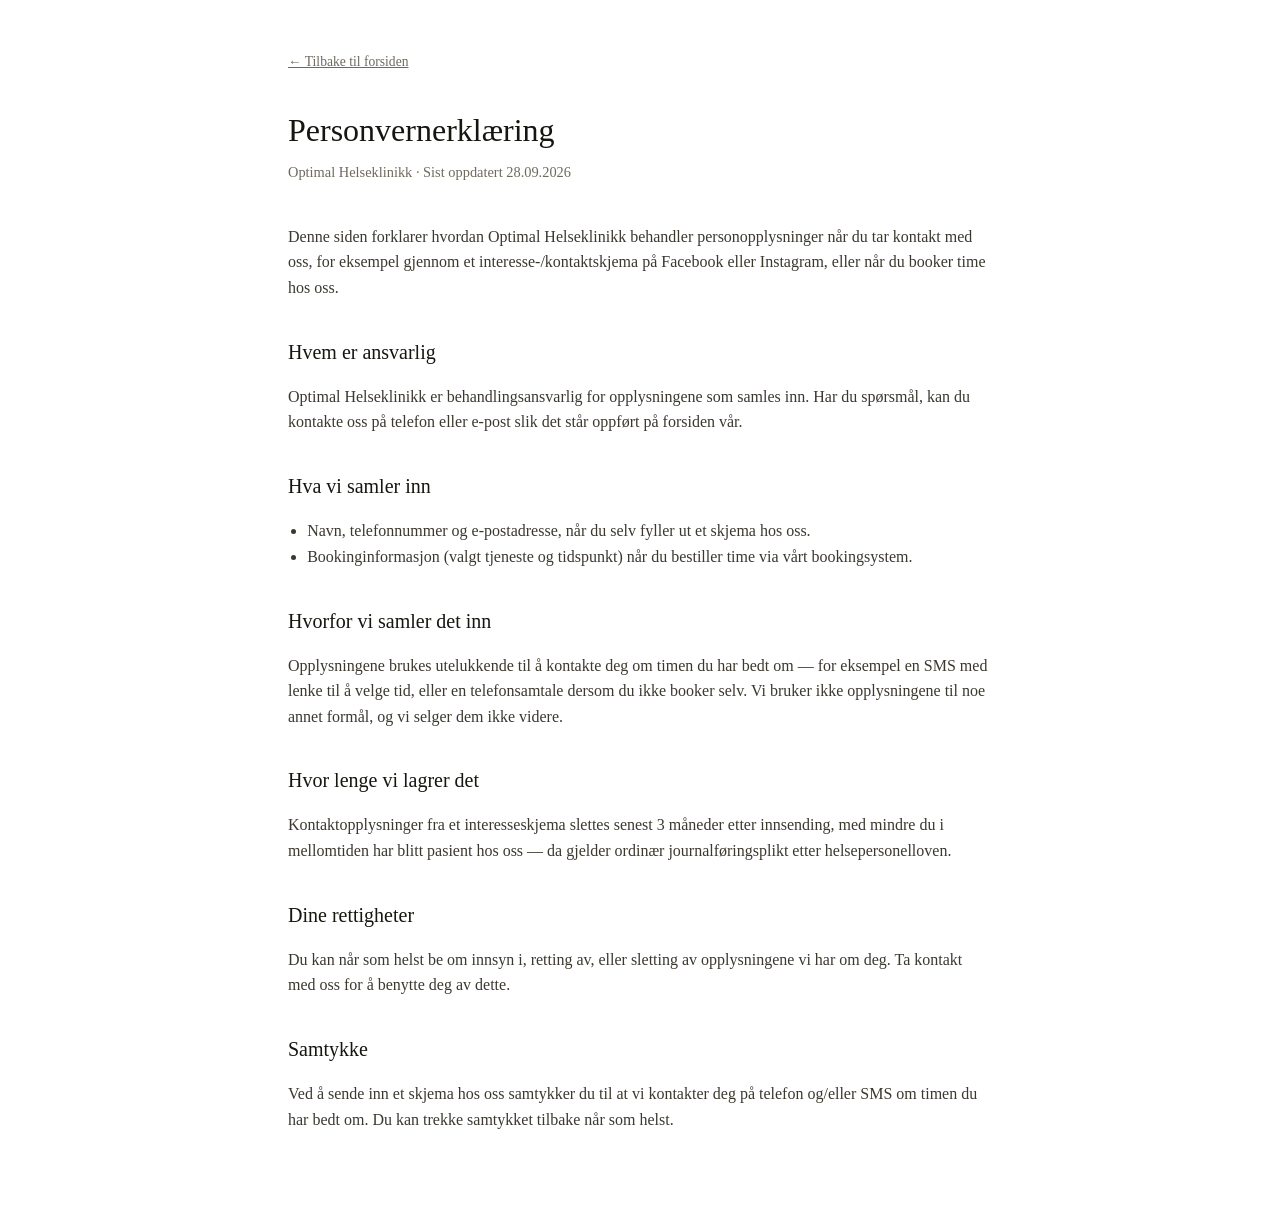
<file: personvern.html>
<!doctype html>
<html lang="no">
<head>
<meta charset="utf-8">
<meta name="viewport" content="width=device-width, initial-scale=1">
<title>Personvern | Optimal Helseklinikk</title>
<meta name="robots" content="noindex">
<style>
  body{margin:0;background:#FFFFFF;color:#16150F;font-family:Georgia,'Newsreader',serif;line-height:1.6}
  .wrap{max-width:44rem;margin:0 auto;padding:3rem 1.5rem 5rem}
  h1{font-size:2rem;font-weight:500;margin:0 0 .3rem}
  .sub{color:#6E6A5E;font-size:.9rem;margin-bottom:2.5rem}
  h2{font-size:1.25rem;font-weight:500;margin:2.2rem 0 .6rem}
  p,li{color:#3B382E;font-size:1rem}
  ul{padding-left:1.2rem}
  a{color:#16150F}
  .back{display:inline-block;margin-bottom:2rem;font-size:.85rem;color:#6E6A5E}
</style>
</head>
<body>
<div class="wrap">
  <a class="back" href="/">← Tilbake til forsiden</a>
  <h1>Personvernerklæring</h1>
  <div class="sub">Optimal Helseklinikk · Sist oppdatert 28.09.2026</div>

  <p>Denne siden forklarer hvordan Optimal Helseklinikk behandler personopplysninger når du tar kontakt
  med oss, for eksempel gjennom et interesse-/kontaktskjema på Facebook eller Instagram, eller når du
  booker time hos oss.</p>

  <h2>Hvem er ansvarlig</h2>
  <p>Optimal Helseklinikk er behandlingsansvarlig for opplysningene som samles inn. Har du spørsmål,
  kan du kontakte oss på telefon eller e-post slik det står oppført på forsiden vår.</p>

  <h2>Hva vi samler inn</h2>
  <ul>
    <li>Navn, telefonnummer og e-postadresse, når du selv fyller ut et skjema hos oss.</li>
    <li>Bookinginformasjon (valgt tjeneste og tidspunkt) når du bestiller time via vårt bookingsystem.</li>
  </ul>

  <h2>Hvorfor vi samler det inn</h2>
  <p>Opplysningene brukes utelukkende til å kontakte deg om timen du har bedt om — for eksempel en
  SMS med lenke til å velge tid, eller en telefonsamtale dersom du ikke booker selv. Vi bruker ikke
  opplysningene til noe annet formål, og vi selger dem ikke videre.</p>

  <h2>Hvor lenge vi lagrer det</h2>
  <p>Kontaktopplysninger fra et interesseskjema slettes senest 3 måneder etter innsending, med mindre
  du i mellomtiden har blitt pasient hos oss — da gjelder ordinær journalføringsplikt etter
  helsepersonelloven.</p>

  <h2>Dine rettigheter</h2>
  <p>Du kan når som helst be om innsyn i, retting av, eller sletting av opplysningene vi har om deg.
  Ta kontakt med oss for å benytte deg av dette.</p>

  <h2>Samtykke</h2>
  <p>Ved å sende inn et skjema hos oss samtykker du til at vi kontakter deg på telefon og/eller SMS om
  timen du har bedt om. Du kan trekke samtykket tilbake når som helst.</p>
</div>
</body>
</html>
</file>
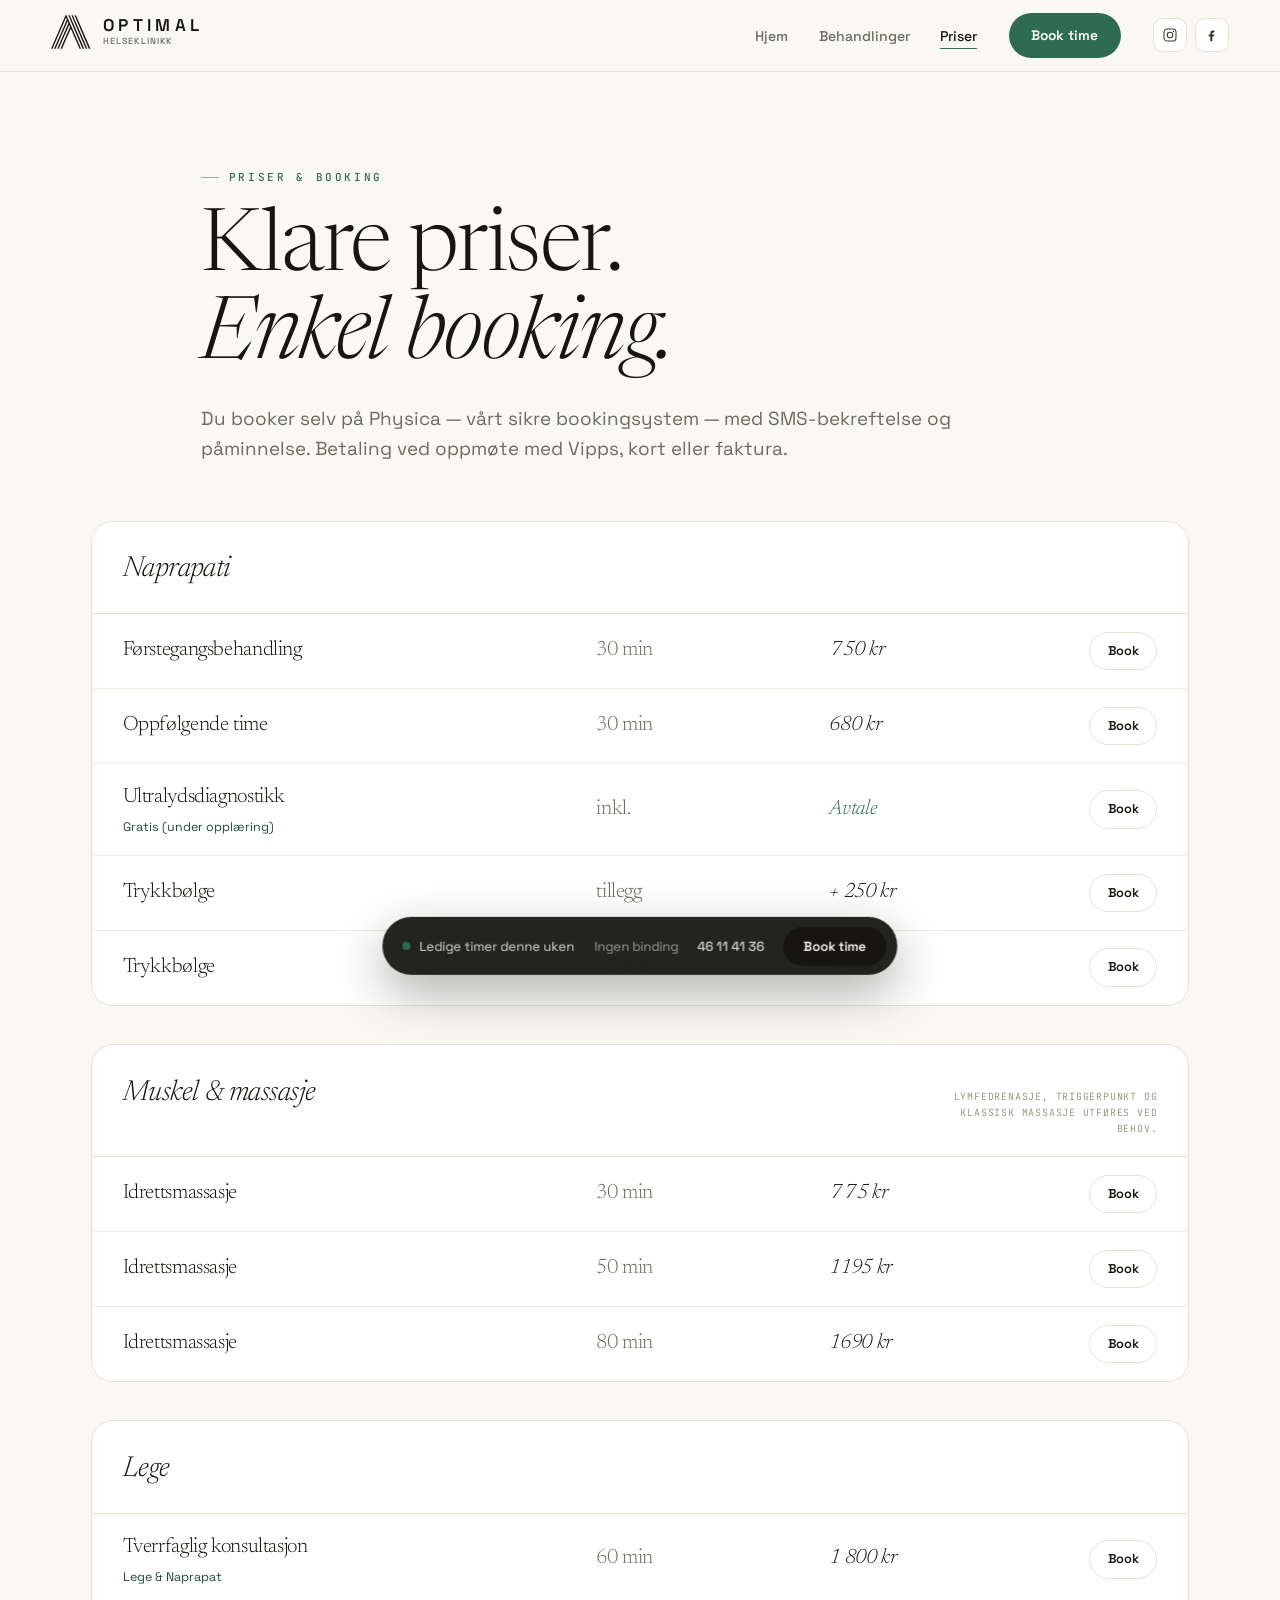
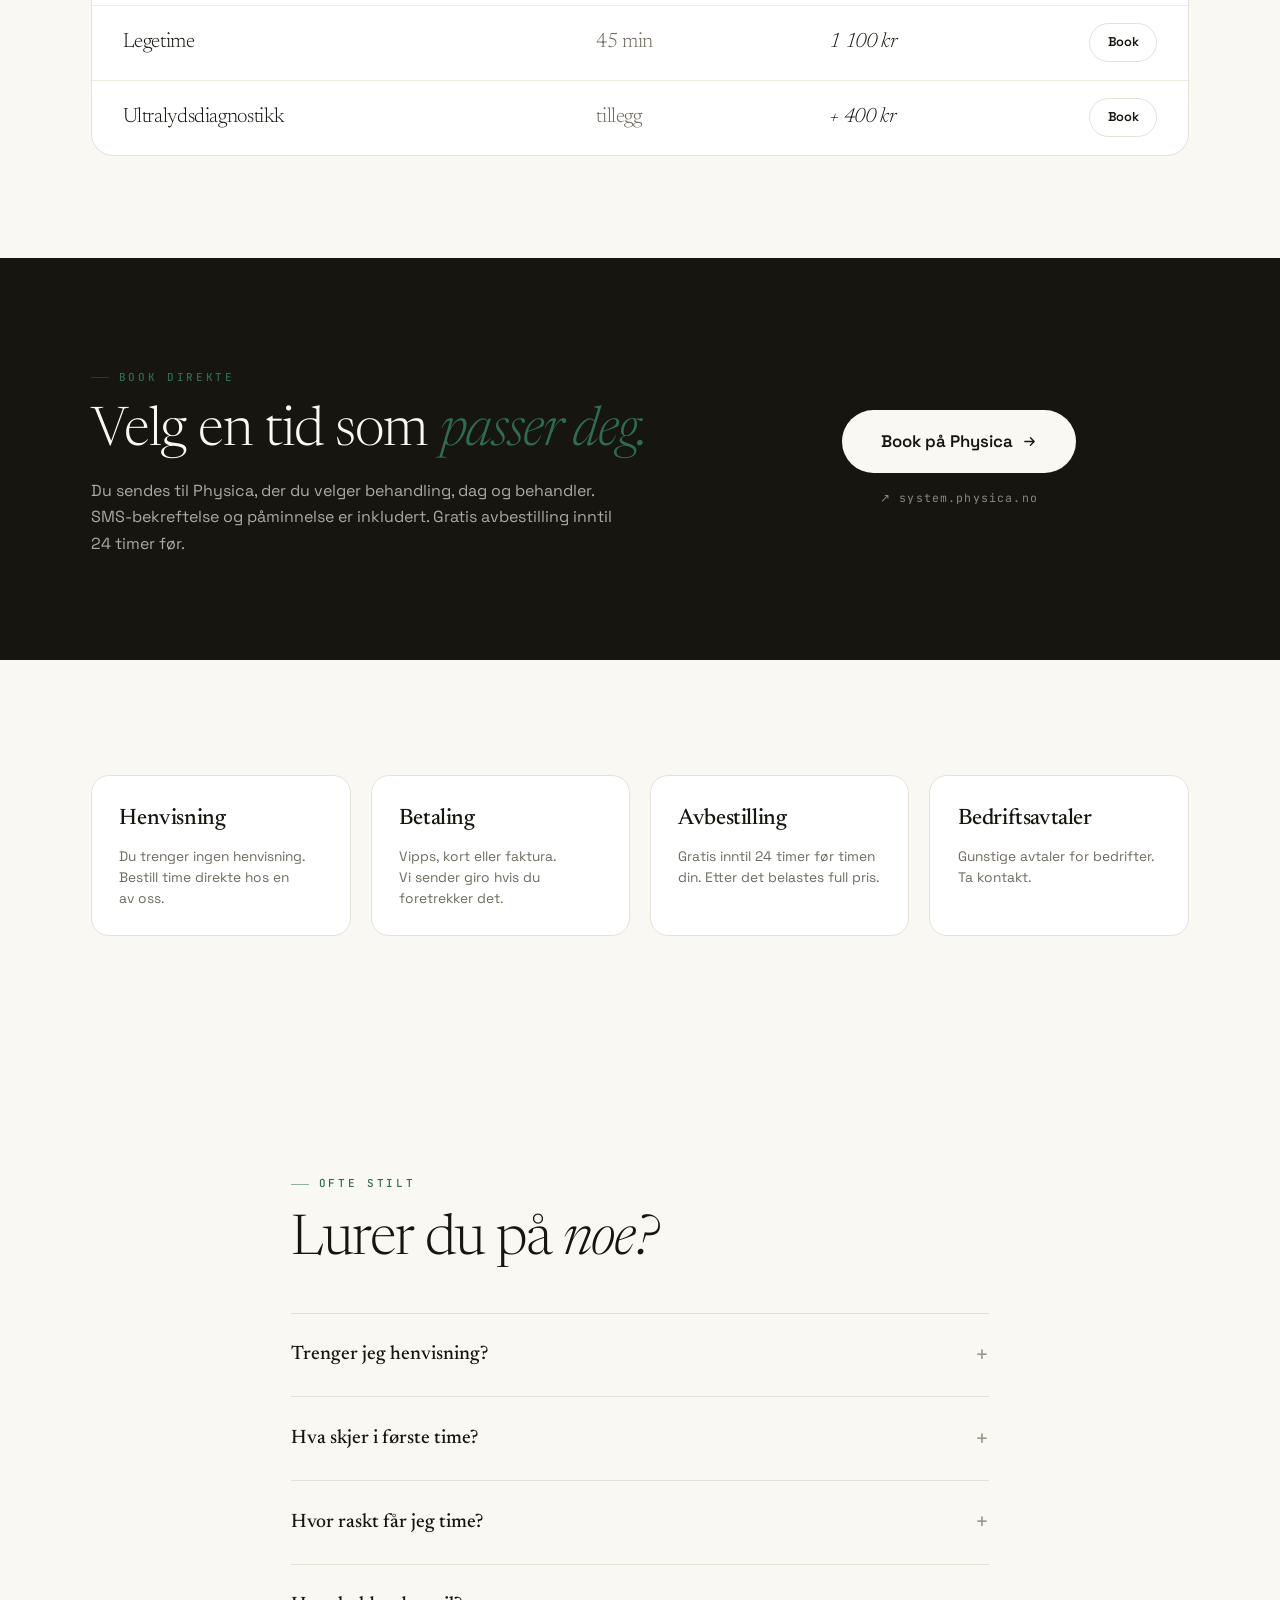
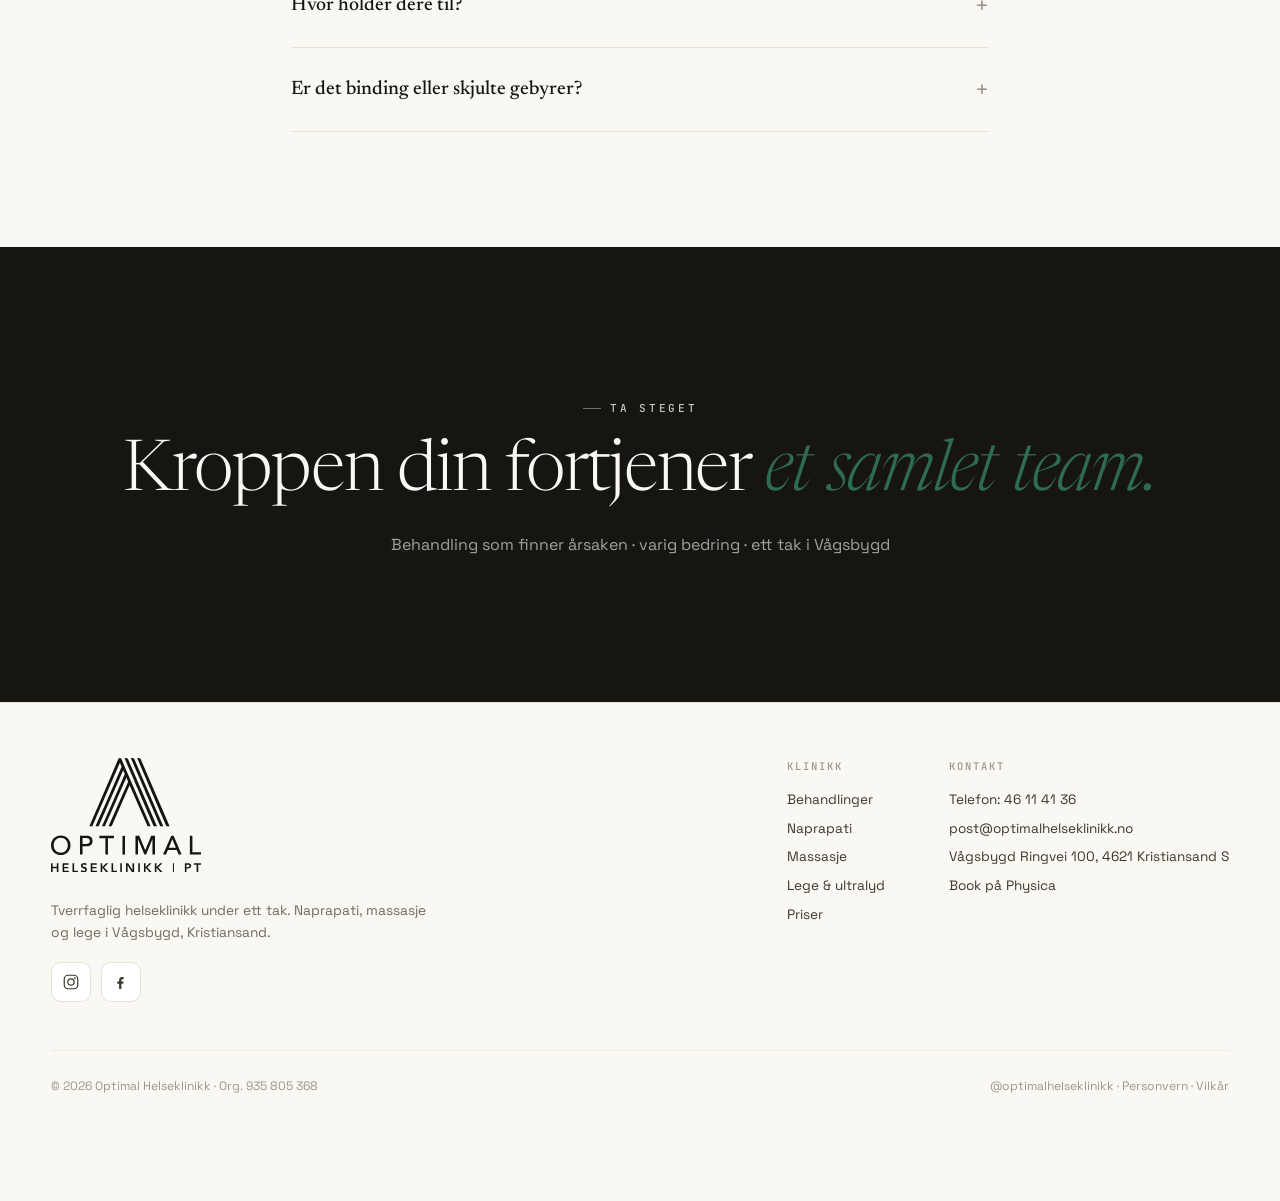
<file: priser.html>
<!DOCTYPE html><html  lang="en"><head><meta charset="utf-8"><meta name="viewport" content="width=device-width, initial-scale=1"><title>Priser | Optimal Helseklinikk</title><link rel="preconnect" href="https://backend.leadconnectorhq.com" crossorigin="anonymous"><meta name="title" content="Priser | Optimal Helseklinikk"><meta property="og:title" content="Priser | Optimal Helseklinikk"><meta name="description" content="Oversikt og prislistene til Optimal Helseklinikk"><meta property="og:description" content="Oversikt og prislistene til Optimal Helseklinikk"><meta name="author" content="Elia Skogheim"><meta property="og:author" content="Elia Skogheim"><meta property="og:type" content="website"><meta property="twitter:type" content="website"><style> 

 :root{ --transparent: transparent;
--primary: #37ca37;
--secondary: #188bf6;
--white: #ffffff;
--gray: #cbd5e0;
--black: #000000;
--red: #e93d3d;
--orange: #f6ad55;
--yellow: #faf089;
--green: #9ae6b4;
--teal: #81e6d9;
--malibu: #63b3ed;
--indigo: #757BBD;
--purple: #d6bcfa;
--pink: #fbb6ce;
--cobalt: #155eef;
--smoke: #f5f5f5;
--overlay: rgba(0, 0, 0, 0.5);
--headlinefont: 'Inter';
--contentfont: 'Inter';
--text-color: #000000;
--link-color: #188bf6; } .bg-fixed{bottom:0;top:0;left:0;right:0;position:fixed;overflow:auto;background-color:var(--white)} 
            
            .drop-zone-draggable .hl_main_popup{box-shadow:none;padding:20px;margin-top:0;border-color:var(--gray);border-width:10px;border-style:solid;border-radius:0;background-color:var(--white);width:720px}
            
          
#hl_main_popup.popup-body{position:absolute!important;left:50%!important;bottom:auto!important;transform:translate(-50%,0)!important;right:auto!important;box-shadow:none;padding:20px;margin-top:0;border-color:var(--gray);border-width:10px;border-style:solid;border-radius:0;background-color:var(--white);width:720px}.--mobile #hl_main_popup.popup-body{width:380px!important}@media screen and (min-width:0px) and (max-width:480px){#hl_main_popup.popup-body{width:380px!important}} 
            
            .drop-zone-draggable .hl_main_popup-57TMcFN1kL{box-shadow:none;padding:20px;margin-top:0;border-color:var(--gray);border-width:10px;border-style:solid;border-radius:0;background-color:var(--white);width:720px}
            
          
#hl_main_popup-57TMcFN1kL.popup-body{position:absolute!important;left:50%!important;bottom:auto!important;transform:translate(-50%,0)!important;right:auto!important;box-shadow:none;padding:20px;margin-top:0;border-color:var(--gray);border-width:10px;border-style:solid;border-radius:0;background-color:var(--white);width:720px}.--mobile #hl_main_popup-57TMcFN1kL.popup-body{width:380px!important}@media screen and (min-width:0px) and (max-width:480px){#hl_main_popup-57TMcFN1kL.popup-body{width:380px!important}}  
 /* ---- Section styles ----- */ 
:root{--transparent:transparent;--black:#000000}.hl_page-preview--content .row-c3ZGDtMgmm,.hl_page-preview--content .section-kXiqhWGREa{box-shadow:none;padding:0;margin:0;background-color:var(--transparent);backdrop-filter:none;border-color:var(--black);border-width:0;border-style:none;border-radius:0}.hl_page-preview--content .row-c3ZGDtMgmm{margin:0 auto;width:100%}@media screen and (min-width:0px) and (max-width:480px){.hl_page-preview--content .row-c3ZGDtMgmm{padding-left:0!important;padding-right:0!important}}.hl_page-preview--content .col-34tV9k5WEX{box-shadow:none;padding:0;background-color:var(--transparent);backdrop-filter:none;width:100%;border-color:var(--black);border-width:0;border-style:none;border-radius:0;margin:0}.hl_page-preview--content .custom-code-Ngz4KZuaeo{margin:0;width:auto;height:auto}#section-kXiqhWGREa>.inner{max-width:100%}#col-34tV9k5WEX>.inner{flex-direction:column;justify-content:center;align-items:inherit;flex-wrap:nowrap}

@media (max-width: 1024px) {
  #section-kXiqhWGREa,
  #row-c3ZGDtMgmm,
  #col-34tV9k5WEX {
    animation: none !important;
  }
}
</style><style>:root{--sticky-header-height:0px}[id]{scroll-margin-top:var(--sticky-header-height)}.flex{display:flex}.flex-col{flex-direction:column}.flex-wrap{flex-wrap:wrap}.flex-grow{flex-grow:9999}.align-center{align-items:center}.h-full{height:100%}.max-w-400{max-width:400px}.text-right{text-align:right}.d-grid{display:grid}.px-0{padding-left:0!important;padding-right:0!important}.gap-1{gap:.3rem}.items-end{align-items:flex-end}.relative{position:relative}.gap-2{gap:.625rem}.mt-20{margin-top:20px}.mt-8{margin-top:32px}.ml-3{margin-left:.75rem}.mr-10{margin-right:10px}.mt-4{margin-top:1rem}.mb-4{margin-bottom:1rem}.w-100{width:100%}.h-100{height:100%}.w-50{width:50%}.w-25{width:25%}.mw-100{max-width:100%}.noBorder{border:none!important}.iti__flag{background-image:url(assets/intl-tel-input/flags.png)}.pointer{cursor:pointer}@media(min-resolution:192dpi){.iti__flag{background-image:url(assets/intl-tel-input/flags@2x.png)}}.iti__country{display:flex;justify-content:space-between}.iti__hide{display:none}@media(min-width:768px){.hl_wrapper.nav-shrink .hl_wrapper--inner.page-creator,body{padding-top:0}.hl_page-creator--menu{left:0;top:0;z-index:10}.hl_wrapper{padding-left:0}}@media(min-width:1200px){.hl_wrapper.nav-shrink{padding-left:0!important}}html body .hl_wrapper{height:100vh;overflow:hidden}body{margin:0;-webkit-font-smoothing:antialiased}img{border-style:none;vertical-align:middle}.bg-fixed{z-index:-1}.progress-outer{background-color:#f5f5f5;border-radius:inherit;box-shadow:inset 0 1px 2px #0000001a;font-size:14px;height:35px;line-height:36px;overflow:hidden;padding-bottom:0;padding-top:0;width:100%}.progress-inner{box-shadow:inset 0 -1px #00000026;color:#fff;float:left;font-size:14px;height:100%;padding-left:10px;padding-right:10px;transition:width .6s ease;width:0}.progress0{width:0}.progress10{width:10%}.progress20{width:20%}.progress30{width:30%}.progress40{width:40%}.progress50{width:50%}.progress60{width:60%}.progress70{width:70%}.progress80{width:80%}.progress90{width:90%}.progress100{width:100%}.progressbarOffsetWhite{background:#f5f5f5}.progressbarOffsetTransparentWhite{background-color:#ffffff80}.progressbarOffsetBlack{background:#333}.progressbarOffsetTransparentBlack{background-color:#7e7e7e80}.text-white{color:#fff}.text-bold{font-weight:700}.text-italic{font-style:italic}.text-bold-italic{font-style:italic;font-weight:700}.progressbarSmall{font-size:14px;height:35px;line-height:36px}.progressbarMedium{font-size:19px;height:45px;line-height:45px}.progressbarLarge{font-size:21px;height:65px;line-height:65px}.recaptcha-container{margin-bottom:1em}.recaptcha-container p{color:red;margin-top:1em}.button-recaptcha-container div:first-child{height:auto!important;width:100%!important}.card-el-error-msg{align-items:center;color:#e25950;display:flex;font-size:13px;justify-content:flex-start;padding:10px 0;text-align:center}.card-el-error-msg svg{color:#f87171;margin-right:2px}.hl-faq-child-heading{border:none;cursor:pointer;justify-content:space-between;outline:none;padding:15px;width:100%}.hl-faq-child-head,.hl-faq-child-heading{align-items:center;display:flex}.v-enter-active,.v-leave-active{transition:opacity .2s ease-out}.v-enter-from,.v-leave-to{opacity:0}.faq-separated-child{margin-bottom:10px}.hl-faq-child-panel img{border-radius:15px;cursor:pointer}.hl-faq-child-heading-icon.left{margin-right:1em}.expand-collapse-all-button{background-color:transparent;border:1px solid #d1d5db;border-radius:15px;color:#3b82f6;cursor:pointer;font-size:12px;font-weight:400;line-height:16px;margin:1em 0;padding:5px 15px}.hl-faq-child-panel{transition:padding .2s ease}.v-spinner .v-moon1{position:relative}.v-spinner .v-moon1,.v-spinner .v-moon2{animation:v-moonStretchDelay .6s linear 0s infinite;animation-fill-mode:forwards}.v-spinner .v-moon2{opacity:.8;position:absolute}.v-spinner .v-moon3{opacity:.1}@keyframes v-moonStretchDelay{to{transform:rotate(1turn)}}.generic-error-message{color:red;font-weight:500;margin-top:.5rem;text-align:center}#faq-overlay{background:var(--overlay);height:100vh;opacity:.8;width:100vw}#faq-overlay,#faq-popup{position:fixed;z-index:1000}#faq-popup{background:#fff;height:auto;left:50%;margin-left:-250px;margin-top:-250px;top:50%;width:500px}#popupclose{cursor:pointer;float:right;padding:10px}.popupcontent{height:auto!important;width:100%!important}#button{cursor:pointer}.dark{background-color:#000}.antialiased{-webkit-font-smoothing:antialiased;-moz-osx-font-smoothing:grayscale}.spotlight{background:linear-gradient(45deg,#00dc82,#36e4da 50%,#0047e1);bottom:-30vh;filter:blur(20vh);height:40vh}.z-10{z-index:10}.right-0{right:0}.left-0{left:0}.fixed{position:fixed}.text-black{--tw-text-opacity:1;color:rgba(0,0,0,var(--tw-text-opacity))}.overflow-hidden{overflow:hidden}.min-h-screen{min-height:100vh}.font-sans{font-family:ui-sans-serif,system-ui,-apple-system,BlinkMacSystemFont,Segoe UI,Roboto,Helvetica Neue,Arial,Noto Sans,sans-serif,Apple Color Emoji,Segoe UI Emoji,Segoe UI Symbol,Noto Color Emoji}.place-content-center{place-content:center}.grid{display:grid}.z-20{z-index:20}.max-w-520px{max-width:520px}.mb-8{margin-bottom:2rem}.text-8xl{font-size:6rem;line-height:1}.font-medium{font-weight:500}.mb-16{margin-bottom:4rem}.leading-tight{line-height:1.25}.text-xl{font-size:1.25rem;line-height:1.75rem}.font-light{font-weight:300}@media(min-width:640px){.sm-text-10xl{font-size:10rem;line-height:1}.sm-text-4xl{font-size:2.25rem;line-height:2.5rem}.sm-px-0{padding-left:0;padding-right:0}}.full-center{background-position:50%!important;background-repeat:repeat!important;background-size:cover!important}.fill-width{background-size:100% auto!important}.fill-width,.fill-width-height{background-repeat:no-repeat!important}.fill-width-height{background-size:100% 100%!important}.no-repeat{background-repeat:no-repeat!important}.repeat-x{background-repeat:repeat-x!important}.repeat-y{background-repeat:repeat-y!important}.repeat-x-fix-top{background-position:top!important;background-repeat:repeat-x!important}.repeat-x-fix-bottom{background-position:bottom!important;background-repeat:repeat-x!important}#overlay{height:100%;inset:0;opacity:0;overflow-y:scroll;position:fixed;transition:opacity .3s ease;width:100%;z-index:999;-webkit-overflow-scrolling:touch}#overlay.show{opacity:1}.popup-body{background-color:#fff;height:auto;left:50%;min-height:180px;position:absolute;top:10%;transition:transform .25s ease-in-out}.popup-body,.popup-body.show{transform:translate(-50%)}.closeLPModal{cursor:pointer;position:absolute;right:-10px;top:-10px;z-index:21}.settingsPModal{font-size:18px;left:40%;padding:10px;position:absolute;top:-40px;width:32px}.c-section>.inner{display:flex;flex-direction:column;justify-content:center;margin:auto;z-index:2}.c-row>.inner{display:flex;width:100%}.c-column>.inner{display:flex;flex-direction:column;height:100%;justify-content:inherit;width:100%!important}.c-wrapper{position:relative}.previewer{--vw:100vh/100;height:calc(100vh - 170px);margin:auto;overflow:scroll;overflow-x:hidden;overflow-y:scroll;width:100%}.c-element{position:relative}.c-column{flex:1}.c-column,.c-row{position:relative}p+p{margin-top:auto}.hl_page-creator--row.active{border-color:#188bf6}.flip-list-move{transition:transform .5s}.page-wrapper .sortable-ghost:before{background:#188bf6!important;border-radius:4px;content:"";height:4px;left:50%;position:absolute;top:50%;transform:translate(-50%,-50%);width:100%}.page-wrapper .sortable-ghost{border:none!important;position:relative}.active-drop-area:before{color:gray;content:"";font-size:12px;left:50%;pointer-events:none;position:absolute;top:50%;transform:translate(-50%,-50%)}.active-drop-area{border:1px dashed grey}.active-drop-area.is-empty{min-height:60px}.empty-component{align-items:center;border:1px dashed #d7dde9;display:flex;height:100%;justify-content:center;left:0;position:absolute;top:0;width:100%;z-index:2}.empty-component,.empty-component-min-height{min-height:100px;pointer-events:none}.dividerContainer{width:100%}.items-center{align-items:center}.font-semibold{font-weight:600}.text-2xl{font-size:1.5rem}.text-sm{font-size:.875rem}.w-full{width:100%}.mr-2{margin-right:.5rem}.mt-2{margin-top:.5rem}.justify-between{justify-content:space-between}.text-lg{font-size:1.125rem}.font-base{font-weight:400}.justify-end{justify-content:flex-end}.justify-center{justify-content:center!important}.text-center{text-align:center}.centered{align-items:center;display:flex;height:100%;justify-content:center;width:100%}.mx-auto{margin:0 auto}.default-cursor{cursor:default!important}</style><style>@media only screen and (max-width:767px){.c-row>.inner{flex-direction:column}.desktop-only{display:none}.c-column,.c-row{width:100%!important}.c-column,.c-column>.inner,.c-row>.inner,.c-section,.c-section>.inner{padding-left:0!important;padding-right:0!important}.c-column,.c-column>.inner,.c-row{margin-left:0!important;margin-right:0!important}.c-row{padding-left:10px!important;padding-right:10px!important}}@media only screen and (min-width:1024.02px){.mobile-only{display:none}}@media only screen and (min-width:768px)and (max-width:1024px){.tablet-hide{display:none}}.c-button button{outline:none;position:relative}.fa,.fab,.fal,.far,.fas{-webkit-font-smoothing:antialiased;display:inline-block;font-style:normal;font-variant:normal;line-height:1;text-rendering:auto}.c-column{flex:1 1 auto!important}.c-column>.inner.horizontal>div{flex:1}.c-row>.inner{display:flex;width:100%}.c-nested-column .c-row>.inner{width:100%!important}.c-nested-column .inner{border:none!important}.bgCover.bg-fixed:before{background-attachment:fixed!important;background-position:50%!important;background-repeat:repeat!important;background-size:cover!important;-webkit-background-size:cover!important}@supports (-webkit-touch-callout:inherit){.bgCover.bg-fixed:before{background-attachment:scroll!important}}.bgCover100.bg-fixed:before{background-size:100% auto!important;-webkit-background-size:100% auto!important}.bgCover100.bg-fixed:before,.bgNoRepeat.bg-fixed:before{background-repeat:no-repeat!important}.bgRepeatX.bg-fixed:before{background-repeat:repeat-x!important}.bgRepeatY.bg-fixed:before{background-repeat:repeat-y!important}.bgRepeatXTop.bg-fixed:before{background-position:top!important;background-repeat:repeat-x!important}.bgRepeatXBottom.bg-fixed:before{background-position:bottom!important;background-repeat:repeat-x!important}.bgCover{background-attachment:fixed!important;background-position:50%!important;background-repeat:repeat!important;background-size:cover!important;-webkit-background-size:cover!important}@supports (-webkit-touch-callout:inherit){.bgCover{background-attachment:scroll!important}}.bgCover100{background-size:100% auto!important;-webkit-background-size:100% auto!important}.bgCover100,.bgNoRepeat{background-repeat:no-repeat!important}.bgRepeatX{background-repeat:repeat-x!important}.bgRepeatY{background-repeat:repeat-y!important}.bgRepeatXTop{background-position:top!important}.bgRepeatXBottom,.bgRepeatXTop{background-repeat:repeat-x!important}.bgRepeatXBottom{background-position:bottom!important}.cornersTop{border-bottom-left-radius:0!important;border-bottom-right-radius:0!important}.cornersBottom{border-top-left-radius:0!important;border-top-right-radius:0!important}.radius0{border-radius:0}.radius1{border-radius:1px}.radius2{border-radius:2px}.radius3{border-radius:3px}.radius4{border-radius:4px}.radius5{border-radius:5px}.radius10{border-radius:10px}.radius15{border-radius:15px}.radius20{border-radius:20px}.radius25{border-radius:25px}.radius50{border-radius:50px}.radius75{border-radius:75px}.radius100{border-radius:100px}.radius125{border-radius:125px}.radius150{border-radius:150px}.borderTopBottom{border-bottom-color:#000000b3;border-left:none!important;border-right:none!important;border-top-color:#000000b3}.borderTop{border-bottom:none!important;border-top-color:#000000b3}.borderBottom,.borderTop{border-left:none!important;border-right:none!important}.borderBottom{border-bottom-color:#000000b3;border-top:none!important}.borderFull{border-color:#000000b3}@keyframes rocking{0%{transform:rotate(0)}25%{transform:rotate(0)}50%{transform:rotate(2deg)}75%{transform:rotate(-2deg)}to{transform:rotate(0)}}.buttonRocking{animation:rocking 2s infinite;animation-timing-function:ease-out;transition:.2s}.buttonPulseGlow{animation:pulseGlow 2s infinite;animation-timing-function:ease-in-out}@keyframes pulseGlow{0%{box-shadow:0 0 #fff0}25%{box-shadow:0 0 2.5px 1px #ffffff40}50%{box-shadow:0 0 5px 2px #ffffff80}85%{box-shadow:0 0 5px 5px #fff0}to{box-shadow:0 0 #fff0}}.buttonBounce{animation:bounce 1.5s infinite;animation-timing-function:ease-in;transition:.2s}@keyframes bounce{15%{box-shadow:0 0 0 0 transparent;transform:translateY(0)}35%{box-shadow:0 8px 5px -5px #00000040;transform:translateY(-35%)}45%{box-shadow:0 0 0 0 transparent;transform:translateY(0)}55%{box-shadow:0 5px 4px -4px #00000040;transform:translateY(-20%)}70%{box-shadow:0 0 0 0 transparent;transform:translateY(0)}80%{box-shadow:0 4px 3px -3px #00000040;transform:translateY(-10%)}90%{box-shadow:0 0 0 0 transparent;transform:translateY(0)}95%{box-shadow:0 2px 3px -3px #00000040;transform:translateY(-2%)}99%{box-shadow:0 0 0 0 transparent;transform:translateY(0)}to{box-shadow:0 0 0 0 transparent;transform:translateY(0)}}@keyframes elevate{0%{box-shadow:0 0 0 0 transparent;transform:translateY(0)}to{box-shadow:0 8px 5px -5px #00000040;transform:translateY(-10px)}}.buttonElevate:hover{animation:elevate .2s forwards}.buttonElevate{box-shadow:0 0 0 0 transparent;transition:.2s}.buttonWobble{transition:.3s}.buttonWobble:hover{animation:wobble .5s 1;animation-timing-function:ease-in-out}@keyframes wobble{0%{transform:skew(0)}25%{transform:skew(10deg)}50%{transform:skew(0)}75%{transform:skew(-10deg)}to{transform:skew(0)}}.image-container img{max-width:100%;vertical-align:middle}.sub-text ::-moz-placeholder{color:#000;opacity:1}.sub-text ::placeholder{color:#000;opacity:1}.image-container{height:100%;width:100%}.shadow5inner{box-shadow:inset 0 1px 3px #0000000d}.shadow10inner{box-shadow:inset 0 1px 5px #0000001a}.shadow20inner{box-shadow:inset 0 1px 5px #0003}.shadow30inner{box-shadow:inset 0 2px 5px 2px #0000004d}.shadow40inner{box-shadow:inset 0 2px 5px 2px #0006}.shadow5{box-shadow:0 1px 3px #0000000d}.shadow10{box-shadow:0 1px 5px #0000001a}.shadow20{box-shadow:0 1px 5px #0003}.shadow30{box-shadow:0 2px 5px 2px #0000004d}.shadow40{box-shadow:0 2px 5px 2px #0006}.sub-heading-button{color:#fff;font-weight:400;line-height:normal;opacity:.8;text-align:center}.wideSection{max-width:1120px}.midWideSection,.wideSection{margin-left:auto!important;margin-right:auto!important}.midWideSection{max-width:960px}.midSection{margin-left:auto!important;margin-right:auto!important;max-width:720px}.c-section>.inner{margin-left:auto;margin-right:auto;max-width:1170px;width:100%}.c-column{padding-left:15px;padding-right:15px}.feature-img-circle img,.img-circle,.img-circle img{border-radius:50%!important}.feature-img-round-corners img,.img-round-corners,.img-round-corners img{border-radius:5px}.feature-image-dark-border img,.image-dark-border{border:3px solid rgba(0,0,0,.7)}.feature-image-white-border img,.image-white-border{border:3px solid #fff}.img-grey,.img-grey img{filter:grayscale(100%);filter:gray;-webkit-transition:all .6s ease}.button-shadow1{box-shadow:0 1px 5px #0003}.button-shadow2{box-shadow:0 1px 5px #0006}.button-shadow3{box-shadow:0 1px 5px #000000b3}.button-shadow4{box-shadow:0 8px 1px #0000001a}.button-shadow5{box-shadow:0 0 25px #0003,0 0 15px #0003,0 0 3px #0006}.button-shadow6{box-shadow:0 0 25px #0006,0 0 15px #fff3,0 0 3px #fff6}.button-shadow-sharp1{box-shadow:inset 0 1px #fff3}.button-shadow-sharp2{box-shadow:inset 0 0 0 1px #fff3}.button-shadow-sharp3{box-shadow:inset 0 0 0 2px #fff3}.button-shadow-highlight{box-shadow:none}.button-shadow-highlight:hover{box-shadow:inset 0 0 #ffffff38,inset 0 233px 233px #ffffff1f}.button-flat-line{background-color:transparent!important;border-width:2px}.button-vp-5{padding-bottom:5px!important;padding-top:5px!important}.button-vp-10{padding-bottom:10px!important;padding-top:10px!important}.button-vp-15{padding-bottom:15px!important;padding-top:15px!important}.button-vp-20{padding-bottom:20px!important;padding-top:20px!important}.button-vp-25{padding-bottom:25px!important;padding-top:25px!important}.button-vp-30{padding-bottom:30px!important;padding-top:30px!important}.button-vp-40{padding-bottom:40px!important;padding-top:40px!important}.button-vp-0{padding-bottom:0!important;padding-top:0!important}.button-hp-5{padding-left:5px!important;padding-right:5px!important}.button-hp-10{padding-left:10px!important;padding-right:10px!important}.button-hp-15{padding-left:15px!important;padding-right:15px!important}.button-hp-20{padding-left:20px!important;padding-right:20px!important}.button-hp-25{padding-left:25px!important;padding-right:25px!important}.button-hp-30{padding-left:30px!important;padding-right:30px!important}.button-hp-40{padding-left:40px!important;padding-right:40px!important}.button-hp-0{padding-left:0!important;padding-right:0!important}.vs__dropdown-toggle{background:#f3f8fb!important;border:none!important;height:43px!important}.row-align-center{margin:0 auto}.row-align-left{margin:0 auto;margin-left:0!important}.row-align-right{margin:0 auto;margin-right:0!important}button,input,optgroup,select,textarea{border-radius:unset;font-family:unset;font-size:unset;line-height:unset;margin:unset;text-transform:unset}body{font-weight:unset!important;line-height:unset!important;-moz-osx-font-smoothing:grayscale;word-wrap:break-word}*,:after,:before{box-sizing:border-box}.main-heading-group>div{display:inline-block}.c-button span.main-heading-group,.c-button span.sub-heading-group{display:block}.time-grid-3{grid-template-columns:repeat(3,100px)}.time-grid-3,.time-grid-4{display:grid;text-align:center}.time-grid-4{grid-template-columns:repeat(4,100px)}@media screen and (max-width:767px){.time-grid-3{grid-template-columns:repeat(3,80px)}.time-grid-4{grid-template-columns:repeat(4,70px)}}.time-grid .timer-box{display:grid;font-size:15px;grid-template-columns:1fr;text-align:center}.timer-box .label{font-weight:300}.c-button button{cursor:pointer}.c-button>a{text-decoration:none}.c-button>a,.c-button>a span{display:inline-block}.nav-menu-wrapper{display:flex;justify-content:space-between}.nav-menu-wrapper.default{flex-direction:row}.nav-menu-wrapper.reverse{flex-direction:row-reverse}.nav-menu-wrapper .branding{align-items:center;display:flex}.nav-menu-wrapper.default .branding{flex-direction:row}.nav-menu-wrapper.reverse .branding{flex-direction:row-reverse}.nav-menu-wrapper.default .branding .logo,.nav-menu-wrapper.reverse .branding .title{margin-right:18px}.nav-menu-wrapper .branding .title{align-items:center;display:flex;min-height:50px;min-width:50px}.nav-menu{align-items:center;display:flex;flex-wrap:wrap;list-style:none;margin:0;padding:0}.nav-menu a{text-decoration:none}.dropdown{display:inline-block;position:relative}.dropdown .dropdown-menu{border:none;box-shadow:0 8px 16px 5px #0000001a}.dropdown-menu{background-clip:padding-box;border:1px solid rgba(0,0,0,.15);border-radius:.3125rem;color:#607179;display:none;float:left;font-size:1rem;left:0;list-style:none;margin:.125rem 0 0;min-width:10rem;padding:.5rem 0;position:absolute;text-align:left;top:100%;z-index:1000}.nav-menu .nav-menu-item.dropdown:hover>.dropdown-menu{display:block}.nav-menu .dropdown-menu{display:none;list-style:none;margin:0;padding:0}.nav-menu-mobile{display:none}.nav-menu-mobile i{cursor:pointer;font-size:24px}#nav-menu-popup{background:var(--overlay);display:none;height:100%;inset:0;opacity:0;position:fixed;transition:opacity .3s ease;width:100%;z-index:100}#nav-menu-popup.show{opacity:1}#nav-menu-popup .nav-menu-body{background-color:#fff;height:100%;left:0;overflow:auto;padding:45px;position:absolute;top:0;width:100%}#nav-menu-popup .nav-menu-body .close-menu{cursor:pointer;position:absolute;right:20px;top:20px;z-index:100}#nav-menu-popup .nav-menu-body .close-menu:before{content:""}#nav-menu-popup .nav-menu{align-items:center;display:flex;flex-direction:column;list-style:none;margin:0;padding:0}#nav-menu-popup .nav-menu .nav-menu-item{list-style:none;text-align:left;-webkit-user-select:none;-moz-user-select:none;user-select:none;width:100%}#nav-menu-popup .nav-menu .nav-menu-item .nav-menu-item-content{display:flex;position:relative}#nav-menu-popup .nav-menu-item .nav-menu-item-title{flex-grow:1;margin:0 1rem;max-width:calc(100% - 2rem)}#nav-menu-popup .nav-menu .nav-menu-item .nav-menu-item-content .nav-menu-item-toggle{cursor:pointer;font-size:24px;position:absolute;right:0;top:calc(50% - 12px)}#nav-menu-popup .nav-menu .nav-menu-item .nav-menu-item-content .nav-menu-item-toggle i{font-size:24px;transition:transform .2s ease}#nav-menu-popup .nav-menu .nav-menu-item .nav-menu-item-content .nav-menu-item-toggle i:before{content:""}#nav-menu-popup .nav-menu .nav-menu-item.active .nav-menu-item-content .nav-menu-item-toggle i{transform:rotate(-180deg)}#nav-menu-popup .nav-menu .nav-menu-item .nav-dropdown-menu{display:none;max-height:0;opacity:0;overflow:auto;padding:0;transition:all .3s ease-in-out;visibility:hidden}#nav-menu-popup .nav-menu .nav-menu-item.active .nav-dropdown-menu{display:block;max-height:600px;opacity:1;visibility:visible}.form-error{border:2px solid var(--red);border-radius:8px;cursor:pointer;font-size:20px;margin-bottom:10px;padding:6px 12px;text-align:center}.form-error,.form-error i{color:var(--red)}.c-bullet-list ul li{line-height:inherit}.c-bullet-list ul li.ql-indent-1{padding-left:4.5em}.c-bullet-list ul li.ql-indent-2{padding-left:7.5em}.c-bullet-list ul li.ql-indent-3{padding-left:10.5em}.c-bullet-list ul li.ql-indent-4{padding-left:13.5em}.c-bullet-list ul li.ql-indent-5{padding-left:16.5em}.c-bullet-list ul li.ql-indent-6{padding-left:19.5em}.c-bullet-list ul li.ql-indent-7{padding-left:22.5em}.c-bullet-list ul li.ql-indent-8{padding-left:25.5em}.c-rich-text .list-disc{list-style-type:disc}.c-rich-text .list-square{list-style-type:square}.c-rich-text .list-none{list-style-type:none}.c-rich-text .list-circle{list-style-type:circle}.c-rich-text .list-decimal{list-style-type:decimal}.c-rich-text .list-upper-alpha{list-style-type:upper-alpha}.c-rich-text .list-lower-alpha{list-style-type:lower-alpha}.c-rich-text .list-upper-roman{list-style-type:upper-roman}.c-rich-text .list-lower-roman{list-style-type:lower-roman}.text-output ul li{padding-left:1.5em}.text-output ul li:before{display:inline-block;font-weight:700;margin-left:-1.5em;margin-right:.3em;text-align:right;white-space:nowrap;width:1.2em}.svg-component svg{max-height:100%;max-width:100%}.border1{border-bottom:3px solid rgba(0,0,0,.2)!important}.border2{border:2px solid rgba(0,0,0,.55)}.border3{border:solid rgba(0,0,0,.15);border-width:1px 1px 2px;padding:5px}.border4{border:solid rgba(0,0,0,.35);border-width:1px 1px 2px;padding:1px!important}.shadow1{box-shadow:0 10px 6px -6px #00000026}.shadow2{box-shadow:0 4px 3px #00000026,0 0 2px #00000026}.shadow3{box-shadow:0 10px 6px -6px #999}.shadow4{box-shadow:3px 3px 15px #212121a8}.shadow6{box-shadow:0 10px 1px #ddd,0 10px 20px #ccc}.background{background-color:unset!important}@keyframes progress-bar-animation{to{background-position:0 -3000px}}@keyframes gradient{0%{background-position:0 50%}50%{background-position:100% 50%}to{background-position:0 50%}}h1,h2,h3,h4,h5,h6{font-weight:500;margin:unset}p{margin:unset}.c-bullet-list,.c-faq,.c-heading,.c-image-feature,.c-paragraph,.c-sub-heading{word-break:break-word}h1:empty:after,h2:empty:after,h3:empty:after,h4:empty:after,h5:empty:after,h6:empty:after,p:empty:after{content:" "}h1:has(>br:last-child):not(:has(>br:nth-of-type(2))):after,h2:has(>br:last-child):not(:has(>br:nth-of-type(2))):after,h3:has(>br:last-child):not(:has(>br:nth-of-type(2))):after,h4:has(>br:last-child):not(:has(>br:nth-of-type(2))):after,h5:has(>br:last-child):not(:has(>br:nth-of-type(2))):after,h6:has(>br:last-child):not(:has(>br:nth-of-type(2))):after,p:has(>br:last-child):not(:has(>br:nth-of-type(2))):after{content:"\a";white-space:pre}.w-3-4{width:75%}.w-1-2{width:50%}.tabs-container{display:flex}@media screen and (max-width:767px){.nav-menu{display:none}.nav-menu-mobile{align-items:center;display:flex}#faq-popup{left:5px!important;margin-left:0!important;width:98%!important}.video-container{width:100%!important}.autoplay .vjs-big-play-button{display:none!important}.autoplay:hover .vjs-control-bar{display:flex!important}}.hvr-grow{box-shadow:0 0 1px transparent;display:inline-block;transform:perspective(1px) translateZ(0);transition-delay:var(--hover-delay,0s);transition-duration:var(--hover-duration,.3s);transition-property:transform;transition-timing-function:var(--hover-easing,ease);vertical-align:middle}.hl-builder-hover-preview.hvr-grow,.hvr-grow:hover{transform:perspective(1px) translateZ(0) scale(var(--hover-scale,1.05))!important}.hvr-shrink{box-shadow:0 0 1px transparent;display:inline-block;transform:perspective(1px) translateZ(0);transition-delay:var(--hover-delay,0s);transition-duration:var(--hover-duration,.3s);transition-property:transform;transition-timing-function:var(--hover-easing,ease);vertical-align:middle}.hl-builder-hover-preview.hvr-shrink,.hvr-shrink:hover{transform:perspective(1px) translateZ(0) scale(var(--hover-scale,.9))!important}@keyframes hvr-pulse{25%{transform:scale(var(--hover-scale,1.1))}75%{transform:scale(.9)}}.hvr-pulse{box-shadow:0 0 1px transparent;display:inline-block;transform:perspective(1px) translateZ(0);vertical-align:middle}.hl-builder-hover-preview.hvr-pulse,.hvr-pulse:hover{animation-delay:var(--hover-delay,0s);animation-duration:var(--hover-duration,1s);animation-iteration-count:infinite;animation-name:hvr-pulse;animation-timing-function:linear}.hvr-bounce-in{box-shadow:0 0 1px transparent;display:inline-block;transform:perspective(1px) translateZ(0);transition-delay:var(--hover-delay,0s);transition-duration:var(--hover-duration,.5s);transition-property:transform;vertical-align:middle}.hl-builder-hover-preview.hvr-bounce-in,.hvr-bounce-in:hover{transform:perspective(1px) translateZ(0) scale(var(--hover-scale,1.2))!important;transition-timing-function:cubic-bezier(.47,2.02,.31,-.36)}.hvr-rotate{box-shadow:0 0 1px transparent;display:inline-block;transform:perspective(1px) translateZ(0);transition-delay:var(--hover-delay,0s);transition-duration:var(--hover-duration,.3s);transition-property:transform;transition-timing-function:var(--hover-easing,ease);vertical-align:middle}.hl-builder-hover-preview.hvr-rotate,.hvr-rotate:hover{transform:perspective(1px) translateZ(0) rotate(calc(var(--hover-angle, 5)*1deg))!important}.hvr-float{box-shadow:0 0 1px transparent;display:inline-block;transform:perspective(1px) translateZ(0);transition-delay:var(--hover-delay,0s);transition-duration:var(--hover-duration,.3s);transition-property:transform;transition-timing-function:var(--hover-easing,ease-out);vertical-align:middle}.hl-builder-hover-preview.hvr-float,.hvr-float:hover{transform:perspective(1px) translateZ(0) translateY(calc(var(--hover-distance, 5)*-1px))!important}.hvr-skew-forward{box-shadow:0 0 1px transparent;display:inline-block;transform:perspective(1px) translateZ(0);transform-origin:0 100%;transition-delay:var(--hover-delay,0s);transition-duration:var(--hover-duration,.3s);transition-property:transform;transition-timing-function:var(--hover-easing,ease);vertical-align:middle}.hl-builder-hover-preview.hvr-skew-forward,.hvr-skew-forward:hover{transform:perspective(1px) translateZ(0) skew(calc(var(--hover-angle, 5)*-1deg))!important}@keyframes hvr-wobble-horizontal{16.65%{transform:translate(8px)}33.3%{transform:translate(-6px)}49.95%{transform:translate(4px)}66.6%{transform:translate(-2px)}83.25%{transform:translate(1px)}to{transform:translate(0)}}.hvr-wobble-horizontal{box-shadow:0 0 1px transparent;display:inline-block;transform:perspective(1px) translateZ(0);vertical-align:middle}.hl-builder-hover-preview.hvr-wobble-horizontal,.hvr-wobble-horizontal:hover{animation-delay:var(--hover-delay,0s);animation-duration:var(--hover-duration,1s);animation-iteration-count:1;animation-name:hvr-wobble-horizontal;animation-timing-function:ease-in-out}@keyframes hvr-buzz{50%{transform:translate(calc(var(--hover-distance, 3)*1px)) rotate(2deg)}to{transform:translate(calc(var(--hover-distance, 3)*-1px)) rotate(-2deg)}}.hvr-buzz{box-shadow:0 0 1px transparent;display:inline-block;transform:perspective(1px) translateZ(0);vertical-align:middle}.hl-builder-hover-preview.hvr-buzz,.hvr-buzz:hover{animation-delay:var(--hover-delay,0s);animation-duration:var(--hover-duration,.15s);animation-iteration-count:infinite;animation-name:hvr-buzz;animation-timing-function:linear}.hoverElevate{backface-visibility:hidden;box-shadow:0 0 0 0 transparent;transition:transform var(--hover-duration,.3s) var(--hover-easing,ease) var(--hover-delay,0s),box-shadow var(--hover-duration,.3s) var(--hover-easing,ease) var(--hover-delay,0s)}.hl-builder-hover-preview.hoverElevate,.hoverElevate:hover{box-shadow:0 8px 5px -5px #00000040!important;transform:translateY(calc(var(--hover-distance, 10)*-1px))!important}.hvr-fade{box-shadow:0 0 1px transparent;display:inline-block;overflow:hidden;position:relative;transform:perspective(1px) translateZ(0);transition-delay:var(--hover-delay,0s);transition-duration:var(--hover-duration,.3s);transition-property:color;vertical-align:middle}.hvr-fade>*{position:relative;z-index:1}.hvr-fade:before{background:var(--hover-fill-color,#188bf6);content:"";inset:0;opacity:0;position:absolute;transition-delay:var(--hover-delay,0s);transition-duration:var(--hover-duration,.3s);transition-property:opacity;z-index:0}.hl-builder-hover-preview.hvr-fade,.hvr-fade:hover{color:#fff!important}.hvr-fade:hover:before{opacity:1!important}@keyframes hvr-fade-preview{0%{opacity:0}to{opacity:1}}.hl-builder-hover-preview.hvr-fade:before{animation:hvr-fade-preview var(--hover-duration,.3s) var(--hover-easing,ease-in-out) var(--hover-delay,0s) forwards!important}.hvr-sweep-to-right{box-shadow:0 0 1px transparent;display:inline-block;overflow:hidden;position:relative;transform:perspective(1px) translateZ(0);transition-duration:var(--hover-duration,.3s);transition-property:color;vertical-align:middle}.hvr-sweep-to-right>*{position:relative;z-index:1}.hvr-sweep-to-right:before{background:var(--hover-fill-color,#188bf6);content:"";inset:0;position:absolute;transform:scaleX(0);transform-origin:0 50%;transition-delay:var(--hover-delay,0s);transition-duration:var(--hover-duration,.3s);transition-property:transform;transition-timing-function:ease-out;z-index:0}.hl-builder-hover-preview.hvr-sweep-to-right,.hvr-sweep-to-right:hover{color:#fff!important}.hvr-sweep-to-right:hover:before{transform:scaleX(1)!important}@keyframes hvr-sweep-right-preview{0%{transform:scaleX(0)}to{transform:scaleX(1)}}.hl-builder-hover-preview.hvr-sweep-to-right:before{animation:hvr-sweep-right-preview var(--hover-duration,.3s) var(--hover-easing,ease-out) var(--hover-delay,0s) forwards!important}.hvr-sweep-to-bottom{box-shadow:0 0 1px transparent;display:inline-block;overflow:hidden;position:relative;transform:perspective(1px) translateZ(0);transition-duration:var(--hover-duration,.3s);transition-property:color;vertical-align:middle}.hvr-sweep-to-bottom>*{position:relative;z-index:1}.hvr-sweep-to-bottom:before{background:var(--hover-fill-color,#188bf6);content:"";inset:0;position:absolute;transform:scaleY(0);transform-origin:50% 0;transition-delay:var(--hover-delay,0s);transition-duration:var(--hover-duration,.3s);transition-property:transform;transition-timing-function:ease-out;z-index:0}.hl-builder-hover-preview.hvr-sweep-to-bottom,.hvr-sweep-to-bottom:hover{color:#fff!important}.hvr-sweep-to-bottom:hover:before{transform:scaleY(1)!important}@keyframes hvr-sweep-bottom-preview{0%{transform:scaleY(0)}to{transform:scaleY(1)}}.hl-builder-hover-preview.hvr-sweep-to-bottom:before{animation:hvr-sweep-bottom-preview var(--hover-duration,.3s) var(--hover-easing,ease-out) var(--hover-delay,0s) forwards!important}.hvr-radial-in{box-shadow:0 0 1px transparent;color:var(--hover-radial-in-rest-color,#fff)!important;display:inline-block;overflow:hidden;position:relative;transform:perspective(1px) translateZ(0);transition-delay:var(--hover-delay,0s);transition-duration:var(--hover-duration,.3s);transition-property:color;vertical-align:middle}.hvr-radial-in>*{position:relative;z-index:1}.hvr-radial-in:before{background:var(--hover-fill-color,#188bf6);border-radius:100%;content:"";inset:0;position:absolute;transform:scale(2);transition-delay:var(--hover-delay,0s);transition-duration:var(--hover-duration,.3s);transition-property:transform;transition-timing-function:ease-out;z-index:0}.hvr-radial-in:hover{color:var(--hover-radial-in-hover-color,inherit)!important}.hvr-radial-in:hover:before{transform:scale(0)!important}@keyframes hvr-radial-in-preview{0%{transform:scale(2)}to{transform:scale(0)}}.hl-builder-hover-preview.hvr-radial-in:before{animation:hvr-radial-in-preview var(--hover-duration,.3s) var(--hover-easing,ease-out) var(--hover-delay,0s) forwards!important}.hvr-bounce-to-top{box-shadow:0 0 1px transparent;display:inline-block;overflow:hidden;position:relative;transform:perspective(1px) translateZ(0);transition-delay:var(--hover-delay,0s);transition-duration:var(--hover-duration,.3s);transition-property:color;vertical-align:middle}.hvr-bounce-to-top>*{position:relative;z-index:1}.hvr-bounce-to-top:before{background:var(--hover-fill-color,#188bf6);content:"";inset:0;position:absolute;transform:scaleY(0);transform-origin:50% 100%;transition-delay:var(--hover-delay,0s);transition-duration:var(--hover-duration,.3s);transition-property:transform;transition-timing-function:cubic-bezier(.47,2.02,.31,-.36);z-index:0}.hl-builder-hover-preview.hvr-bounce-to-top,.hvr-bounce-to-top:hover{color:#fff!important}.hvr-bounce-to-top:hover:before{transform:scaleY(1)!important}@keyframes hvr-bounce-top-preview{0%{transform:scaleY(0)}to{transform:scaleY(1)}}.hl-builder-hover-preview.hvr-bounce-to-top:before{animation:hvr-bounce-top-preview var(--hover-duration,.3s) cubic-bezier(.47,2.02,.31,-.36) var(--hover-delay,0s) forwards!important}@keyframes hvr-ripple-out{to{inset:-12px;opacity:0}}.hvr-ripple-out{box-shadow:0 0 1px transparent;display:inline-block;position:relative;transform:perspective(1px) translateZ(0);vertical-align:middle}.hvr-ripple-out:before{animation-delay:var(--hover-delay,0s);animation-duration:var(--hover-duration,1s);border:var(--hover-border-thickness,2px) solid var(--hover-border-color,#188bf6);content:"";inset:0;position:absolute}.hl-builder-hover-preview.hvr-ripple-out:before,.hvr-ripple-out:hover:before{animation-name:hvr-ripple-out}.hvr-outline-in{box-shadow:0 0 1px transparent;display:inline-block;position:relative;transform:perspective(1px) translateZ(0);vertical-align:middle}.hvr-outline-in:before{border:var(--hover-border-thickness,4px) solid var(--hover-border-color,#188bf6);content:"";inset:-16px;opacity:0;pointer-events:none;position:absolute;transition-delay:var(--hover-delay,0s);transition-duration:var(--hover-duration,.3s);transition-property:top,right,bottom,left,opacity}.hl-builder-hover-preview.hvr-outline-in:before,.hvr-outline-in:hover:before{inset:-8px!important;opacity:1!important}.hvr-underline-from-center{box-shadow:0 0 1px transparent;display:inline-block;overflow:hidden;position:relative;transform:perspective(1px) translateZ(0);vertical-align:middle}.hvr-underline-from-center>*{position:relative;z-index:1}.hvr-underline-from-center:before{background:var(--hover-border-color,#188bf6);bottom:0;content:"";height:var(--hover-border-thickness,4px);left:51%;position:absolute;right:51%;transition-delay:var(--hover-delay,0s);transition-duration:var(--hover-duration,.3s);transition-property:left,right;transition-timing-function:ease-out;z-index:0}.hl-builder-hover-preview.hvr-underline-from-center:before,.hvr-underline-from-center:hover:before{left:0!important;right:0!important}.hvr-shadow{box-shadow:0 0 1px transparent;display:inline-block;transform:perspective(1px) translateZ(0);transition:box-shadow var(--hover-duration,.3s) var(--hover-easing,ease-in-out) var(--hover-delay,0s);vertical-align:middle}.hl-builder-hover-preview.hvr-shadow,.hvr-shadow:focus,.hvr-shadow:hover{box-shadow:0 var(--hover-spread,10px) var(--hover-blur,10px) calc(var(--hover-spread, 10px)*-1) var(--hover-shadow-color,rgba(24,139,246,.55))!important}.hvr-glow{box-shadow:0 0 1px transparent;display:inline-block;transform:perspective(1px) translateZ(0);transition:box-shadow var(--hover-duration,.3s) var(--hover-easing,ease-in-out) var(--hover-delay,0s);vertical-align:middle}.hl-builder-hover-preview.hvr-glow,.hvr-glow:focus,.hvr-glow:hover{box-shadow:0 0 var(--hover-blur,8px) var(--hover-spread,0) var(--hover-shadow-color,rgba(24,139,246,.55))!important}.hvr-box-shadow-outset{box-shadow:0 0 1px transparent;display:inline-block;transform:perspective(1px) translateZ(0);transition-delay:var(--hover-delay,0s);transition-duration:var(--hover-duration,.3s);transition-property:box-shadow;vertical-align:middle}.hl-builder-hover-preview.hvr-box-shadow-outset,.hvr-box-shadow-outset:active,.hvr-box-shadow-outset:focus,.hvr-box-shadow-outset:hover{box-shadow:2px 2px var(--hover-blur,10px) var(--hover-spread,5px) var(--hover-shadow-color,rgba(24,139,246,.55))!important}@media(hover:none),(max-width:1024px){.hl-builder-hover-preview.hoverElevate,.hl-builder-hover-preview.hvr-bounce-in,.hl-builder-hover-preview.hvr-box-shadow-outset,.hl-builder-hover-preview.hvr-buzz,.hl-builder-hover-preview.hvr-float,.hl-builder-hover-preview.hvr-glow,.hl-builder-hover-preview.hvr-grow,.hl-builder-hover-preview.hvr-pulse,.hl-builder-hover-preview.hvr-rotate,.hl-builder-hover-preview.hvr-shadow,.hl-builder-hover-preview.hvr-shrink,.hl-builder-hover-preview.hvr-skew-forward,.hl-builder-hover-preview.hvr-wobble-horizontal,.hoverElevate:hover,.hvr-bounce-in:hover,.hvr-box-shadow-outset:active,.hvr-box-shadow-outset:focus,.hvr-box-shadow-outset:hover,.hvr-buzz:hover,.hvr-float:hover,.hvr-glow:focus,.hvr-glow:hover,.hvr-grow:hover,.hvr-pulse:hover,.hvr-rotate:hover,.hvr-shadow:focus,.hvr-shadow:hover,.hvr-shrink:hover,.hvr-skew-forward:hover,.hvr-wobble-horizontal:hover{animation:none!important;box-shadow:none!important;transform:none!important}.hl-builder-hover-preview.hvr-bounce-to-top:before,.hl-builder-hover-preview.hvr-fade:before,.hl-builder-hover-preview.hvr-outline-in:before,.hl-builder-hover-preview.hvr-ripple-out:before,.hl-builder-hover-preview.hvr-sweep-to-bottom:before,.hl-builder-hover-preview.hvr-sweep-to-right:before,.hl-builder-hover-preview.hvr-underline-from-center:before,.hvr-bounce-to-top:hover:before,.hvr-fade:hover:before,.hvr-outline-in:hover:before,.hvr-ripple-out:hover:before,.hvr-sweep-to-bottom:hover:before,.hvr-sweep-to-right:hover:before,.hvr-underline-from-center:hover:before{animation:none!important;opacity:0!important;transform:scale(0)!important}.hvr-radial-in:hover:before{animation:none!important;opacity:1!important;transform:scale(2)!important}}.hl-entrance-running{pointer-events:none!important}.hl-entrance-parent-clipping{overflow:hidden}[data-animation-done="1"]:not(.hl-entrance-running){opacity:1!important}@media(prefers-reduced-motion:reduce){.hoverElevate,.hoverElevate.hl-builder-hover-preview,.hoverElevate:hover,[class*=hvr-],[class*=hvr-].hl-builder-hover-preview,[class*=hvr-]:hover{animation:none!important;transform:none!important;transition:none!important}}@media screen and (max-width:767px){.hl-pricing-table-slide-columns{--column-width:100%!important;--column-gap:0px!important}.hl-pricing-table-slide-columns .hl-pricing-table-column-container:not(:first-child){display:none!important}}@media screen and (max-width:768px){.hl-pricing-table-classic-table-grid-container{grid-template-columns:repeat(var(--mobile-columns),280px)!important;width:calc(var(--mobile-columns)*280px)!important}}</style><style>@font-face{font-display:swap;font-family:Font Awesome\ 5 Free;font-style:normal;font-weight:400;src:url(assets/fontawesome/fa-regular-400.eot);src:url(assets/fontawesome/fa-regular-400.eot#iefix) format("embedded-opentype"),url(assets/fontawesome/fa-regular-400.woff2) format("woff2"),url(assets/fontawesome/fa-regular-400.woff) format("woff"),url(assets/fontawesome/fa-regular-400.ttf) format("truetype"),url(assets/fontawesome/fa-regular-400.svg#fontawesome) format("svg")}.far{font-weight:400}@font-face{font-display:swap;font-family:Font Awesome\ 5 Free;font-style:normal;font-weight:900;src:url(assets/fontawesome/fa-solid-900.eot);src:url(assets/fontawesome/fa-solid-900.eot#iefix) format("embedded-opentype"),url(assets/fontawesome/fa-solid-900.woff2) format("woff2"),url(assets/fontawesome/fa-solid-900.woff) format("woff"),url(assets/fontawesome/fa-solid-900.ttf) format("truetype"),url(assets/fontawesome/fa-solid-900.svg#fontawesome) format("svg")}.fa,.far,.fas{font-family:Font Awesome\ 5 Free}.fa,.fas{font-weight:900}@font-face{font-display:swap;font-family:Font Awesome\ 5 Brands;font-style:normal;font-weight:400;src:url(assets/fontawesome/fa-brands-400.eot);src:url(assets/fontawesome/fa-brands-400.eot#iefix) format("embedded-opentype"),url(assets/fontawesome/fa-brands-400.woff2) format("woff2"),url(assets/fontawesome/fa-brands-400.woff) format("woff"),url(assets/fontawesome/fa-brands-400.ttf) format("truetype"),url(assets/fontawesome/fa-brands-400.svg#fontawesome) format("svg")}.fab{font-family:Font Awesome\ 5 Brands;font-weight:400}</style><style>:root{--animate-duration:1s;--animate-delay:1s;--animate-repeat:1}.animate__animated{animation-duration:1s;animation-duration:var(--animate-duration);animation-fill-mode:both}@media(prefers-reduced-motion:reduce),print{.animate__animated{animation-duration:1ms!important;animation-iteration-count:1!important;transition-duration:1ms!important}.animate__animated[class*=Out]{opacity:0}}@keyframes fadeIn{0%{opacity:0}to{opacity:1}}.animate__fadeIn{animation-name:fadeIn}@keyframes fadeInUp{0%{opacity:0;transform:translate3d(0,100%,0)}to{opacity:1;transform:translateZ(0)}}.animate__fadeInUp{animation-name:fadeInUp}@keyframes fadeInDown{0%{opacity:0;transform:translate3d(0,-100%,0)}to{opacity:1;transform:translateZ(0)}}.animate__fadeInDown{animation-name:fadeInDown}@keyframes fadeInLeft{0%{opacity:0;transform:translate3d(-100%,0,0)}to{opacity:1;transform:translateZ(0)}}.animate__fadeInLeft{animation-name:fadeInLeft}@keyframes fadeInRight{0%{opacity:0;transform:translate3d(100%,0,0)}to{opacity:1;transform:translateZ(0)}}.animate__fadeInRight{animation-name:fadeInRight}@keyframes slideInUp{0%{opacity:0;transform:translate3d(0,100%,0);visibility:visible}to{opacity:1;transform:translateZ(0)}}.animate__slideInUp{animation-name:slideInUp}@keyframes slideInDown{0%{opacity:0;transform:translate3d(0,-100%,0);visibility:visible}to{opacity:1;transform:translateZ(0)}}.animate__slideInDown{animation-name:slideInDown}@keyframes slideInLeft{0%{opacity:0;transform:translate3d(-100%,0,0);visibility:visible}to{opacity:1;transform:translateZ(0)}}.animate__slideInLeft{animation-name:slideInLeft}@keyframes slideInRight{0%{opacity:0;transform:translate3d(100%,0,0);visibility:visible}to{opacity:1;transform:translateZ(0)}}.animate__slideInRight{animation-name:slideInRight}@keyframes bounceIn{0%,20%,40%,60%,80%,to{animation-timing-function:cubic-bezier(.215,.61,.355,1)}0%{opacity:0;transform:scale3d(.3,.3,.3)}20%{transform:scale3d(1.1,1.1,1.1)}40%{transform:scale3d(.9,.9,.9)}60%{opacity:1;transform:scale3d(1.03,1.03,1.03)}80%{transform:scale3d(.97,.97,.97)}to{opacity:1;transform:scaleX(1)}}.animate__bounceIn{animation-duration:.75s;animation-duration:calc(var(--animate-duration)*.75);animation-name:bounceIn}@keyframes bounceInUp{0%,60%,75%,90%,to{animation-timing-function:cubic-bezier(.215,.61,.355,1)}0%{opacity:0;transform:translate3d(0,3000px,0) scaleY(5)}60%{opacity:1;transform:translate3d(0,-20px,0) scaleY(.9)}75%{transform:translate3d(0,10px,0) scaleY(.95)}90%{transform:translate3d(0,-5px,0) scaleY(.985)}to{transform:translateZ(0)}}.animate__bounceInUp{animation-name:bounceInUp}@keyframes bounceInDown{0%,60%,75%,90%,to{animation-timing-function:cubic-bezier(.215,.61,.355,1)}0%{opacity:0;transform:translate3d(0,-3000px,0) scaleY(3)}60%{opacity:1;transform:translate3d(0,25px,0) scaleY(.9)}75%{transform:translate3d(0,-10px,0) scaleY(.95)}90%{transform:translate3d(0,5px,0) scaleY(.985)}to{transform:translateZ(0)}}.animate__bounceInDown{animation-name:bounceInDown}@keyframes bounceInLeft{0%,60%,75%,90%,to{animation-timing-function:cubic-bezier(.215,.61,.355,1)}0%{opacity:0;transform:translate3d(-3000px,0,0) scaleX(3)}60%{opacity:1;transform:translate3d(25px,0,0) scaleX(1)}75%{transform:translate3d(-10px,0,0) scaleX(.98)}90%{transform:translate3d(5px,0,0) scaleX(.995)}to{transform:translateZ(0)}}.animate__bounceInLeft{animation-name:bounceInLeft}@keyframes bounceInRight{0%,60%,75%,90%,to{animation-timing-function:cubic-bezier(.215,.61,.355,1)}0%{opacity:0;transform:translate3d(3000px,0,0) scaleX(3)}60%{opacity:1;transform:translate3d(-25px,0,0) scaleX(1)}75%{transform:translate3d(10px,0,0) scaleX(.98)}90%{transform:translate3d(-5px,0,0) scaleX(.995)}to{transform:translateZ(0)}}.animate__bounceInRight{animation-name:bounceInRight}@keyframes flip{0%{animation-timing-function:ease-out;opacity:0;transform:perspective(400px) scaleX(1) translateZ(0) rotateY(-1turn)}40%{animation-timing-function:ease-out;transform:perspective(400px) scaleX(1) translateZ(150px) rotateY(-190deg)}50%{animation-timing-function:ease-in;transform:perspective(400px) scaleX(1) translateZ(150px) rotateY(-170deg)}80%{animation-timing-function:ease-in;transform:perspective(400px) scale3d(.95,.95,.95) translateZ(0) rotateY(0)}to{animation-timing-function:ease-in;opacity:1;transform:perspective(400px) scaleX(1) translateZ(0) rotateY(0)}}.animate__animated.animate__flip{animation-name:flip;backface-visibility:visible}@keyframes flipInX{0%{animation-timing-function:ease-in;opacity:0;transform:perspective(400px) rotateX(90deg)}40%{animation-timing-function:ease-in;transform:perspective(400px) rotateX(-20deg)}60%{opacity:1;transform:perspective(400px) rotateX(10deg)}80%{transform:perspective(400px) rotateX(-5deg)}to{transform:perspective(400px)}}.animate__flipInX{animation-name:flipInX;backface-visibility:visible!important}@keyframes flipInY{0%{animation-timing-function:ease-in;opacity:0;transform:perspective(400px) rotateY(90deg)}40%{animation-timing-function:ease-in;transform:perspective(400px) rotateY(-20deg)}60%{opacity:1;transform:perspective(400px) rotateY(10deg)}80%{transform:perspective(400px) rotateY(-5deg)}to{transform:perspective(400px)}}.animate__flipInY{animation-name:flipInY;backface-visibility:visible!important}@keyframes rollIn{0%{opacity:0;transform:translate3d(-100%,0,0) rotate(-120deg)}to{opacity:1;transform:translateZ(0)}}.animate__rollIn{animation-name:rollIn}@keyframes zoomIn{0%{opacity:0;transform:scale3d(.3,.3,.3)}50%{opacity:1}}.animate__zoomIn{animation-name:zoomIn}@keyframes lightSpeedInLeft{0%{opacity:0;transform:translate3d(-100%,0,0) skew(30deg)}60%{opacity:1;transform:skew(-20deg)}80%{transform:skew(5deg)}to{transform:translateZ(0)}}.animate__lightSpeedInLeft{animation-name:lightSpeedInLeft;animation-timing-function:ease-out}@keyframes lightSpeedInRight{0%{opacity:0;transform:translate3d(100%,0,0) skew(-30deg)}60%{opacity:1;transform:skew(20deg)}80%{transform:skew(-5deg)}to{transform:translateZ(0)}}.animate__lightSpeedInRight{animation-name:lightSpeedInRight;animation-timing-function:ease-out}</style><style>.testimonial-modal-overlay{align-items:center;background:#0000004d;display:flex;height:100vh;justify-content:center;left:0;position:fixed;top:0;width:100vw;z-index:10000}.testimonial-modal-content{align-items:stretch;background:none;display:flex;flex-direction:column;max-height:600px;max-width:540px;width:100%}.testimonial-modal-close{align-items:center;background:#fff;border:none;border-radius:50%;cursor:pointer;display:flex;height:36px;justify-content:center;position:absolute;right:20px;top:20px;transition:background .15s;width:36px;z-index:2}.testimonial-modal-close-icon{color:#222;height:22px;width:22px}@media(max-width:768px){.testimonial-modal-content{border-radius:10px;max-width:98vw}.testimonial-modal-close{right:10px;top:10px}}</style><link  as="script" crossorigin href="assets/app/_preview/BD8Aas8I.js"><link  as="script" crossorigin href="assets/app/_preview/D6nVfMhg.js"><link  as="script" crossorigin href="assets/app/_preview/_5uqJU0W.js"><link  as="script" crossorigin href="assets/app/_preview/CkEZKK5x.js"><link  as="script" crossorigin href="assets/app/_preview/C62zeQW9.js"><script type="module" src="assets/app/_preview/BD8Aas8I.js" crossorigin></script><link rel="dns-prefetch" href="https://services.leadconnectorhq.com"><link rel="icon" href="assets/media/6a357b3861dae399a9724187.png"></head><body><div id="__nuxt"><!--[--><div></div><!--[--><div class="bgCover bg-fixed"></div><div><!--[--><div><!----><!----><div><div id="nav-menu-popup" style="display:none;" class="hide"><div class="nav-menu-body"><i class="close-menu fas fa-times"></i><ul class="nav-menu"><!--[--><!--]--></ul></div></div></div><!----><!--[--><!----><!--]--><div id="preview-container" class="preview-container hl_page-preview--content"><div><!----><!--[--><!--[--><div id="section-kXiqhWGREa" data-animation-class data-entrance-clip="1" style="" class="fullSection c-section c-wrapper section-kXiqhWGREa"><!----><!----><div class="inner"><!----><!--[--><!--[--><div id="row-c3ZGDtMgmm" data-animation-class data-entrance-clip="1" style="" class="row-align-center c-row c-wrapper row-c3ZGDtMgmm"><!----><!----><div class="inner"><!----><!--[--><!--[--><div id="col-34tV9k5WEX" data-animation-class data-entrance-clip="1" style="" class="c-column c-wrapper col-34tV9k5WEX"><!----><!----><div class="vertical inner"><!----><!--[--><!--[--><div id="custom-code-Ngz4KZuaeo" data-animation-class style="" class="c-custom-code c-wrapper custom-code-Ngz4KZuaeo"><!----><!----><!----><!----><!----><!----><!----><span></span><div id="custom-code-Ngz4KZuaeo__custom-code" class="custom-code-container ccustom-code-Ngz4KZuaeo"><!DOCTYPE html>
<html lang="no">
<head>
<meta charset="UTF-8" />
<meta name="viewport" content="width=device-width, initial-scale=1.0" />
<title>Priser & booking — Optimal Helseklinikk</title>
<meta name="description" content="Klare priser og enkel booking på Physica. Naprapati, massasje og lege i Vågsbygd, Kristiansand." />

<meta property="og:type" content="website" />
<meta property="og:title" content="Priser & booking — Optimal Helseklinikk" />
<meta property="og:description" content="Klare priser og enkel booking på Physica. Naprapati, massasje og lege i Vågsbygd, Kristiansand." />
<meta property="og:image" content="assets/media/6a3418861c5d711b35648594.jpg" />
<meta name="twitter:card" content="summary_large_image" />
<link href="assets/fonts/google-fonts.css" rel="stylesheet" />
<style>
/* ─── Base reset (from the prototype <style> head block) ───────────────────── */
* { box-sizing: border-box; margin: 0; padding: 0; }
html, body { background: #FAF8F3; min-height: 100vh; }
body {
  font-family: 'Space Grotesk', system-ui, sans-serif;
  color: #16150F;
  -webkit-font-smoothing: antialiased;
}
a { color: inherit; text-decoration: none; }
img { max-width: 100%; }
.app-loading {
  display: flex; align-items: center; justify-content: center;
  min-height: 100vh; color: rgba(22, 21, 15, 0.45); font-size: 13px;
  font-family: 'JetBrains Mono', monospace; letter-spacing: 0.16em;
}

/* ─── EDITORIAL DESIGN SYSTEM ──────────────────────────────────────────────── */
/* Warm-paper editorial direction for Optimal Helseklinikk. */
:root {
  --paper: #FAF8F3; --ink: #16150F; --gray: #6E6A5E; --hair: #E6E1D5;
  --acc: #2F6B52; --acc-deep: #234F3D; --acc-tint: rgba(47, 107, 82, 0.10);
}
*, *::before, *::after { box-sizing: border-box; }
::selection { background: var(--ink); color: var(--paper); }

.ed-root {
  background: var(--paper); color: #16150F;
  font-family: 'Space Grotesk', system-ui, -apple-system, sans-serif;
  line-height: 1.62; -webkit-font-smoothing: antialiased;
}
.ed-root a { text-decoration: none; }
.ed-root a:not(.ebtn) { color: inherit; }
.ed-root img { max-width: 100%; display: block; }

.ed-display { font-family: 'Newsreader', Georgia, serif; font-weight: 380; letter-spacing: -0.018em; }
.ed-italic { font-style: italic; font-weight: 340; }

/* eyebrow / kicker */
.ed-kick {
  font-family: 'JetBrains Mono', ui-monospace, monospace; font-size: 11px; font-weight: 500;
  letter-spacing: 0.24em; text-transform: uppercase; color: var(--acc);
  display: inline-flex; align-items: center; gap: .6rem;
}
.ed-kick .tick { width: 18px; height: 1px; background: currentColor; opacity: .5; }

/* buttons */
.ebtn {
  display: inline-flex; align-items: center; gap: .6rem; border-radius: 999px;
  font-family: 'Space Grotesk', system-ui, -apple-system, sans-serif; font-weight: 600;
  font-size: .95rem; cursor: pointer; text-decoration: none; white-space: nowrap;
  padding: .92rem 1.7rem;
  transition: transform .25s cubic-bezier(.2,.8,.2,1), box-shadow .25s, background .25s, border-color .25s, color .25s;
}
.ebtn:active { transform: translateY(0); }
.ebtn-solid { background: var(--ink); color: var(--paper); }
.ebtn-solid:hover { transform: translateY(-2px); box-shadow: 0 14px 32px -12px rgba(20,20,15,.45); }
.ebtn-acc { background: var(--acc); color: #fff; }
.ebtn-acc:hover { transform: translateY(-2px); background: var(--acc-deep); box-shadow: 0 16px 34px -12px var(--acc); }
.ebtn-ghost { background: transparent; color: var(--ink); border: 1px solid var(--hair); }
.ebtn-ghost:hover { border-color: var(--ink); background: rgba(20,20,15,.03); }
/* on dark sections */
.on-ink .ebtn-solid { background: var(--paper); color: var(--ink); }
.on-ink .ebtn-ghost { color: var(--paper); border-color: rgba(250,248,243,.32); }
.on-ink .ebtn-ghost:hover { border-color: var(--paper); background: rgba(250,248,243,.08); }

/* reveal on scroll */
.ed-reveal {
  opacity: 0; transform: translateY(26px);
  transition: opacity .8s cubic-bezier(.2,.8,.2,1), transform .8s cubic-bezier(.2,.8,.2,1);
}
.ed-reveal.in { opacity: 1; transform: none; }

/* photo helpers */
.ed-img {
  width: 100%; height: 100%; object-fit: cover; display: block;
  transition: filter .4s ease, transform .7s cubic-bezier(.2,.6,.2,1);
}
.photos-bw .ed-img { filter: grayscale(1) contrast(1.04); }

/* link arrow underline hover */
.ed-textlink {
  display: inline-flex; align-items: center; gap: .45rem;
  font-weight: 600; font-size: .9rem; color: var(--acc); transition: gap .2s;
}
.ed-textlink:hover { gap: .75rem; }

/* FAQ */
.ed-root summary::-webkit-details-marker { display: none; }
.ed-faq-plus { transition: transform .25s ease; }
details[open] .ed-faq-plus { transform: rotate(45deg); }

@keyframes edPulse {
  0% { box-shadow: 0 0 0 0 rgba(47,107,82,.5); }
  70% { box-shadow: 0 0 0 9px rgba(47,107,82,0); }
  100% { box-shadow: 0 0 0 0 rgba(47,107,82,0); }
}

/* card / entry interactions */
.ed-entry:hover { background: var(--ink); }
.ed-entry:hover .ed-entry-h, .ed-entry:hover .ed-entry-a { color: var(--paper); }
.ed-entry:hover .ed-entry-p { color: rgba(250,248,243,.6); }
.ed-entry:hover .ed-entry-tag { color: rgba(250,248,243,.7); }
.ed-entry:hover .ed-entry-a { gap: .75rem; }
.ed-track { transition: transform .4s cubic-bezier(.2,.8,.2,1), box-shadow .4s, border-color .3s; }
.ed-track:hover { transform: translateY(-5px); box-shadow: 0 30px 60px -30px rgba(20,20,15,.32); }
.ed-member:hover .ed-img { transform: scale(1.045); }

/* treatment filter (works in both React and the static GHL build) */
.tfilter-btn {
  padding: .5rem 1.1rem; border-radius: 999px; font-size: .84rem;
  font-family: 'Space Grotesk', system-ui, -apple-system, sans-serif; font-weight: 500;
  cursor: pointer; border: none; background: transparent; color: var(--gray);
  transition: background .2s, color .2s;
}
.tfilter-btn.active { background: var(--ink); color: var(--paper); font-weight: 600; }
/* cards carry an inline display:flex, so !important is needed to hide them.
   ~= matcher ord i lista — et kort kan tilhøre flere kategorier (f.eks. ultralyd). */
.ed-treatments[data-filter="Naprapati"] [data-cat]:not([data-cat~="Naprapati"]),
.ed-treatments[data-filter="Massasje"] [data-cat]:not([data-cat~="Massasje"]),
.ed-treatments[data-filter="Lege"] [data-cat]:not([data-cat~="Lege"]) { display: none !important; }

/* «Les mer»-ekspansjon på behandlingskortene: pilleknapp som utvider
   kortet med flere avsnitt. Etikett bytter mellom «Les mer» og «Vis mindre». */
.ed-more summary {
  list-style: none; cursor: pointer; user-select: none;
  display: inline-flex; align-items: center; gap: .5rem;
  font-weight: 600; font-size: .85rem; color: var(--ink);
  border: 1px solid var(--hair); border-radius: 999px; padding: .55rem 1.15rem;
  transition: border-color .2s, background .2s;
}
.ed-more summary:hover { border-color: var(--ink); background: rgba(20,20,15,.03); }
.ed-more summary::-webkit-details-marker { display: none; }
.ed-more summary::after {
  content: '+'; font-weight: 400; font-size: 1.05rem; color: var(--acc);
  line-height: 1; transition: transform .2s;
}
.ed-more[open] summary::after { transform: rotate(45deg); }
.ed-more summary .lbl-less { display: none; }
.ed-more[open] summary .lbl-more { display: none; }
.ed-more[open] summary .lbl-less { display: inline; }
.ed-more-body { margin-top: 1.1rem; padding-top: 1.1rem; border-top: 1px solid var(--hair); }
.ed-more-body p { margin: 0 0 .85rem; font-size: .9rem; color: var(--gray); line-height: 1.65; }
.ed-more-body p:last-child { margin-bottom: 0; }

/* Behandlingskort: checkbox-drevet «Les mer» (ren CSS) — teksten legger seg
   OVER bunnlinjen, knappen på linjen bytter til «Se mindre», og det åpne
   kortet spenner hele raden slik at ekspansjonen fyller bredden og skyver
   de andre kortene ned/til siden. */
.ed-more-toggle { display: none; }
/* Myk høyde-animasjon: grid-template-rows 0fr → 1fr (GPU-vennlig, ingen JS).
   Innholdet glir opp/ned og fader inn i stedet for å hoppe. */
.ed-xbody {
  display: grid; grid-template-rows: 0fr; margin: 0;
  opacity: 0; transform: translateY(8px);
  transition: grid-template-rows .7s cubic-bezier(.22,.9,.28,1),
              opacity .55s ease .08s, transform .7s cubic-bezier(.22,.9,.28,1),
              margin .7s cubic-bezier(.22,.9,.28,1);
}
.ed-xbody-in { overflow: hidden; min-height: 0; }
.ed-xbody p { margin: 0 0 .85rem; font-size: .9rem; color: var(--gray); line-height: 1.65; }
.ed-xbody p:last-child { margin-bottom: 0; }
.ed-more-toggle:checked ~ .ed-xbody {
  grid-template-rows: 1fr; opacity: 1; transform: none; margin: 0 0 1.2rem;
}
.ed-more-btn {
  cursor: pointer; user-select: none; display: inline-flex; align-items: center; gap: .5rem;
  font-weight: 600; font-size: .85rem; color: var(--ink);
  border: 1px solid var(--hair); border-radius: 999px; padding: .55rem 1.15rem;
  transition: border-color .2s, background .2s;
}
.ed-more-btn:hover { border-color: var(--ink); background: rgba(20,20,15,.03); }
.ed-more-btn::after {
  content: '+'; font-weight: 400; font-size: 1.05rem; color: var(--acc);
  line-height: 1; transition: transform .2s;
}
.ed-more-toggle:checked ~ .ed-cardfoot .ed-more-btn::after { transform: rotate(45deg); }
.ed-more-btn .lbl-less { display: none; }
.ed-more-toggle:checked ~ .ed-cardfoot .lbl-more { display: none; }
.ed-more-toggle:checked ~ .ed-cardfoot .lbl-less { display: inline; }
/* åpent kort tar hele raden (desktop) og vokser fra der det står — glidingen
   gjøres av FLIP-scriptet, og en myk scroll holder kortet i fokus. */
@media (min-width: 901px) {
  .ed-treatments > [data-cat]:has(.ed-more-toggle:checked) {
    grid-column: 1 / -1;
  }
  .ed-treatments > [data-cat]:has(.ed-more-toggle:checked) .ed-xbody-in { column-count: 2; column-gap: 2.6rem; }
}

/* ── Glide-animasjoner (FLIP): kort som blir værende ved filterbytte/ekspansjon
   GLIR til ny posisjon via runtime-JS. Kort som dukker opp, glir inn nedenfra. ── */
@keyframes edSlideIn { from { opacity: 0; transform: translateY(22px); } to { opacity: 1; transform: none; } }
.ed-slidein { animation: edSlideIn .5s cubic-bezier(.25,.8,.25,1) both; }

/* mykere filterknapper */
.tfilter-btn { transition: background .3s ease, color .3s ease, transform .18s ease; }
.tfilter-btn:active { transform: scale(.94); }

/* glidende svart «pille» bak filterknappene (runtime-JS legger .has-pill) */
[data-filter-group] { position: relative; }
.tfilter-pill {
  position: absolute; top: 5px; bottom: 5px; left: 0; width: 0;
  background: var(--ink); border-radius: 999px; z-index: 0;
  transition: transform .45s cubic-bezier(.3,.85,.3,1), width .45s cubic-bezier(.3,.85,.3,1);
}
.has-pill .tfilter-btn { position: relative; z-index: 1; }
.has-pill .tfilter-btn.active { background: transparent; }

/* tidslinjen på forsiden: streken tegnes mens man scroller, prikkene tennes
   underveis (runtime-JS legger .ed-tjs — uten JS vises alt som normalt) */
.ed-tline { will-change: transform; }
.ed-tjs .ed-tline { transform-origin: top; transform: scaleY(0); }
.ed-tjs .ed-tdot {
  transform: scale(0); opacity: 0;
  transition: transform .55s cubic-bezier(.3,1.35,.4,1), opacity .35s ease;
}
.ed-tjs .ed-tstep.on .ed-tdot { transform: scale(1); opacity: 1; }

/* sosiale ikoner nederst i mobilmenyen */
.ed-mm-social { display: none; }
@media (max-width: 900px) {
  .ed-mm-social { display: flex; justify-content: center; gap: .7rem; margin-top: 1rem; }
}

/* responsive */
@media (max-width: 900px) {
  .ed-grid-3 { grid-template-columns: 1fr 1fr !important; }
  .ed-grid-2 { grid-template-columns: 1fr !important; }
  .ed-grid-4 { grid-template-columns: 1fr 1fr !important; }
  .ed-split { grid-template-columns: 1fr !important; }
  .ed-statgrid { grid-template-columns: 1fr 1fr !important; }
  .ed-duo-divider { display: none !important; }
  .bb-price { display: none; }
}
@media (max-width: 560px) {
  .ed-grid-3, .ed-grid-4 { grid-template-columns: 1fr !important; }
  .bb-live span, .bb-tel { display: none; }
}
@media (max-width: 700px) {
  .ed-pricerow {
    display: flex !important; flex-wrap: wrap; align-items: center;
    justify-content: space-between; gap: .6rem 1rem !important;
  }
  .ed-pricerow > :nth-child(2) { display: none; }
}

/* recruit page */
.rc-team { grid-template-columns: repeat(6, 1fr); }
@media (max-width: 900px) {
  .rc-team { grid-template-columns: repeat(3, 1fr) !important; }
  .rc-factrow { grid-template-columns: 1fr !important; gap: .3rem !important; }
  .rc-navtel { display: none; }
}
@media (max-width: 620px) {
  .rc-team { grid-template-columns: repeat(2, 1fr) !important; }
  .rc-form { grid-template-columns: 1fr !important; }
  .rc-form .rc-half { grid-column: auto !important; }
  .ab-text { display: none; }
}
.rc-form input:focus, .rc-form textarea:focus, .rc-form select:focus,
.bf-form input:focus, .bf-form textarea:focus {
  border-color: var(--acc) !important; box-shadow: 0 0 0 3px var(--acc-tint);
}
@media (max-width: 600px) {
  .bf-form .bf-two { grid-template-columns: 1fr !important; }
}
.rc-video:hover .rc-play { background: var(--acc); border-color: var(--acc); transform: scale(1.05); }
.rc-play { transition: transform .25s, background .25s, border-color .25s; }

/* ── Mobile hamburger nav ──────────────────────────────────────────────────── */
.ed-navtoggle { position: absolute; width: 1px; height: 1px; opacity: 0; pointer-events: none; }
.ed-burger { display: none; }
.ed-mobilemenu { display: none; }

@media (max-width: 900px) {
  /* hide the inline desktop links, show the hamburger */
  .ed-nav-desktop { display: none !important; }
  .ed-burger {
    display: inline-flex; flex-direction: column; justify-content: center; gap: 5px;
    width: 26px; height: 44px; cursor: pointer; -webkit-tap-highlight-color: transparent;
  }
  .ed-burger span { display: block; width: 26px; height: 2px; background: var(--ink);
    border-radius: 2px; transition: transform .25s ease, opacity .2s ease; }
  .ed-navtoggle:checked ~ .ed-burger span:nth-child(1) { transform: translateY(7px) rotate(45deg); }
  .ed-navtoggle:checked ~ .ed-burger span:nth-child(2) { opacity: 0; }
  .ed-navtoggle:checked ~ .ed-burger span:nth-child(3) { transform: translateY(-7px) rotate(-45deg); }

  .ed-mobilemenu {
    display: flex; flex-direction: column;
    position: fixed; top: 72px; left: 0; right: 0; z-index: 89;
    background: var(--paper); border-bottom: 1px solid var(--hair);
    padding: .4rem max(4vw, 1.4rem) 1.3rem;
    box-shadow: 0 24px 30px -22px rgba(20, 20, 15, .35);
    transform: translateY(-10px); opacity: 0; visibility: hidden;
    transition: opacity .22s ease, transform .22s ease, visibility .22s;
  }
  .ed-navtoggle:checked ~ .ed-mobilemenu { transform: translateY(0); opacity: 1; visibility: visible; }
  .ed-mobilemenu a:not(.ebtn) {
    padding: .95rem .15rem; font-size: 1.05rem; font-weight: 500; color: var(--ink);
    border-bottom: 1px solid var(--hair);
  }
  .ed-mobilemenu .ebtn { margin-top: 1rem; justify-content: center; padding: .9rem 1.4rem; }
}

/* ── Mobil-finpuss (alle hovedsider) ────────────────────────────────────────── */
/* penere linjebryting: overskrifter balanseres, avsnitt unngår «enke-ord»,
   og lange e-poster/lenker bryter pent i stedet for å sprenge kortene */
h1, h2, h3, h4 { text-wrap: balance; }
p { text-wrap: pretty; }
a[href^="mailto:"] { overflow-wrap: anywhere; }

@media (max-width: 900px) {
  /* delte seksjoner: bildet alltid først på mobil (uansett desktop-flipp) */
  .ed-split > * { order: 0 !important; }
  /* sjekklister i behandlingskortene: én kolonne i stedet for to trange */
  .ed-checks { grid-template-columns: 1fr !important; }
}

@media (max-width: 600px) {
  /* tvungne linjeskift i overskrifter gir rare brudd på smale skjermer */
  h2.ed-display br { display: none; }
  /* eyebrow-tekstene: mindre sperring så de ikke brekker stygt */
  .ed-kick { font-size: 10px; letter-spacing: .16em; }
  /* filterrad: horisontal scroll i stedet for linjebrekk (beskytter pillen) */
  [data-filter-group] { max-width: 100%; overflow-x: auto; flex-wrap: nowrap !important;
    -webkit-overflow-scrolling: touch; scrollbar-width: none; }
  [data-filter-group]::-webkit-scrollbar { display: none; }
  .tfilter-btn { white-space: nowrap; }
  /* prisrader: navn på egen linje, pris + knapp ryddig under */
  .ed-pricerow { row-gap: .45rem !important; }
  .ed-pricerow > div:first-child { flex: 1 1 100%; }
  /* kartet litt lavere på mobil */
  .ed-mapframe iframe { height: 300px; }
}

@media (prefers-reduced-motion: reduce) {
  .ed-reveal { opacity: 1 !important; transform: none !important; }
  [data-cat], [data-team], [data-pcat] { animation: none !important; opacity: 1 !important; transform: none !important; }
  .ed-xbody { transition: none !important; }
  * { scroll-behavior: auto !important; }
}
html { scroll-behavior: smooth; }

</style>
</head>
<body>
<!-- Nav-lenker peker til de publiserte HighLevel-sidene (optimalhelseklinikk.no).
     Bilder er hostet i HighLevels mediebibliotek. -->
<div class="ed-root" style="min-height:100vh"><nav style="position:sticky;top:0;z-index:90;display:flex;align-items:center;justify-content:space-between;padding:0 max(4vw,1.4rem);height:72px;background:rgba(250,248,243,0.82);backdrop-filter:blur(14px);-webkit-backdrop-filter:blur(14px);border-bottom:1px solid #E6E1D5"><a href="hjem.html"><span style="display:inline-flex;align-items:center;gap:12px"><svg width="39.539325842696634" height="34" viewBox="98.4 -1.5 207 178" fill="var(--logo-ink, #16150F)" aria-hidden="true"><path d="M248.35 175.46 L202.06 70.29 L155.92 175.46 L147.94 175.46 L198.09 61.40 L198.29 60.95 L193.93 50.37 L138.59 175.46 L131.08 175.46 C150.56 131.01 170.54 86.77 189.51 42.09 L189.77 41.49 L185.65 31.36 L122.50 175.46 L114.25 175.46 C136.96 125.32 159.56 74.00 181.22 23.39 L181.53 22.65 L177.22 12.04 L106.25 175.46 L98.58 175.46 C123.64 117.74 148.78 60.04 173.36 2.12 C174.35 -0.51 179.45 -0.67 180.71 2.12 C205.47 59.70 230.95 118.07 256.13 175.46 Z"></path><path d="M272.42 175.46 L197.67 2.02 C196.53 -0.63 189.03 0.09 189.03 0.09 C208.09 44.81 263.19 173.10 264.60 175.46 Z"></path><path d="M288.67 175.46 L213.93 2.02 C212.78 -0.63 205.28 0.09 205.28 0.09 C224.34 44.81 279.44 173.10 280.85 175.46 Z"></path><path d="M304.92 175.46 L230.18 2.02 C229.04 -0.63 221.53 0.09 221.53 0.09 C240.59 44.81 295.69 173.10 297.11 175.46 Z"></path></svg><span style="display:flex;flex-direction:column;line-height:1"><span style="font-family:&#x27;Space Grotesk&#x27;, system-ui, -apple-system, sans-serif;font-weight:600;letter-spacing:0.26em;font-size:17px;color:var(--logo-ink, #16150F)">OPTIMAL</span><span style="font-family:&#x27;Space Grotesk&#x27;, system-ui, -apple-system, sans-serif;font-weight:500;letter-spacing:0.13em;font-size:8.84px;color:#6E6A5E;margin-top:3.74px">HELSEKLINIKK</span></span></span></a><div class="ed-nav-desktop" style="display:flex;align-items:center;gap:2rem"><ul class="ed-navlinks" style="display:flex;align-items:center;gap:1.9rem;list-style:none;margin:0;padding:0"><li><a href="hjem.html" style="font-size:.88rem;font-weight:500;color:#6E6A5E;border-bottom:1px solid transparent;padding-bottom:3px;transition:color .2s, border-color .2s">Hjem</a></li><li><a href="behandlinger.html" style="font-size:.88rem;font-weight:500;color:#6E6A5E;border-bottom:1px solid transparent;padding-bottom:3px;transition:color .2s, border-color .2s">Behandlinger</a></li><li><a href="priser.html" style="font-size:.88rem;font-weight:500;color:#16150F;border-bottom:1px solid var(--acc);padding-bottom:3px;transition:color .2s, border-color .2s">Priser</a></li></ul><a href="https://system.physica.no/book/optimal-helseklinikk?cookie_fixed=1#choose-where" target="_blank" rel="noopener noreferrer" class="ebtn ebtn-acc" style="padding:.7rem 1.4rem;font-size:.86rem">Book time</a><div style="display:flex;gap:.5rem"><a href="https://www.instagram.com/optimalhelseklinikk/" target="_blank" rel="noopener noreferrer" aria-label="Instagram" style="width:34px;height:34px;border-radius:10px;border:1px solid #E6E1D5;display:grid;place-items:center;color:#3B382E;background:#FFFFFF"><svg width="16" height="16" viewBox="0 0 24 24" fill="none"><rect x="3" y="3" width="18" height="18" rx="5" stroke="currentColor" stroke-width="1.6"></rect><circle cx="12" cy="12" r="4.2" stroke="currentColor" stroke-width="1.6"></circle><circle cx="17.2" cy="6.8" r="1.2" fill="currentColor"></circle></svg></a><a href="https://www.facebook.com/p/Optimal-Helseklinikk-61585390041143/" target="_blank" rel="noopener noreferrer" aria-label="Facebook" style="width:34px;height:34px;border-radius:10px;border:1px solid #E6E1D5;display:grid;place-items:center;color:#3B382E;background:#FFFFFF"><svg width="16" height="16" viewBox="0 0 24 24" fill="none"><path d="M15.5 8.2h-2c-.6 0-1 .4-1 1v2h3l-.5 3h-2.5v7h-3v-7H7v-3h2.5V9c0-2.2 1.4-3.8 3.6-3.8l2.4.1v3z" fill="currentColor"></path></svg></a></div></div><input type="checkbox" id="ed-navtoggle" class="ed-navtoggle" aria-label="Meny"/><label for="ed-navtoggle" class="ed-burger" aria-label="Åpne meny"><span></span><span></span><span></span></label><div class="ed-mobilemenu"><a href="hjem.html">Hjem</a><a href="behandlinger.html">Behandlinger</a><a href="priser.html">Priser</a><a href="https://system.physica.no/book/optimal-helseklinikk?cookie_fixed=1#choose-where" target="_blank" rel="noopener noreferrer" class="ebtn ebtn-acc">Book time</a><div class="ed-mm-social"><a href="https://www.instagram.com/optimalhelseklinikk/" target="_blank" rel="noopener noreferrer" aria-label="Instagram" style="width:42px;height:42px;border-radius:10px;border:1px solid #E6E1D5;display:grid;place-items:center;color:#3B382E;background:#FFFFFF"><svg width="18" height="18" viewBox="0 0 24 24" fill="none"><rect x="3" y="3" width="18" height="18" rx="5" stroke="currentColor" stroke-width="1.6"></rect><circle cx="12" cy="12" r="4.2" stroke="currentColor" stroke-width="1.6"></circle><circle cx="17.2" cy="6.8" r="1.2" fill="currentColor"></circle></svg></a><a href="https://www.facebook.com/p/Optimal-Helseklinikk-61585390041143/" target="_blank" rel="noopener noreferrer" aria-label="Facebook" style="width:42px;height:42px;border-radius:10px;border:1px solid #E6E1D5;display:grid;place-items:center;color:#3B382E;background:#FFFFFF"><svg width="18" height="18" viewBox="0 0 24 24" fill="none"><path d="M15.5 8.2h-2c-.6 0-1 .4-1 1v2h3l-.5 3h-2.5v7h-3v-7H7v-3h2.5V9c0-2.2 1.4-3.8 3.6-3.8l2.4.1v3z" fill="currentColor"></path></svg></a></div></div></nav><header style="padding:clamp(3rem,7vw,5.5rem) 0 clamp(2.5rem,5vw,3.5rem)"><div style="max-width:980px;margin:0 auto;padding:0 max(4vw, 1.4rem)"><div class="ed-reveal" style="transition-delay:0ms;margin-bottom:1.2rem"><span class="ed-kick"><span class="tick"></span> Priser &amp; booking</span></div><div class="ed-reveal" style="transition-delay:60ms"><h1 class="ed-display" style="font-size:clamp(2.8rem,7vw,5.4rem);line-height:1.02;color:#16150F;margin:0;font-weight:350">Klare priser. <span class="ed-italic">Enkel booking.</span></h1></div><div class="ed-reveal" style="transition-delay:120ms"><p style="font-size:clamp(1.02rem,1.5vw,1.18rem);line-height:1.6;color:#6E6A5E;max-width:40em;margin-top:1.4rem">Du booker selv på Physica — vårt sikre bookingsystem — med SMS-bekreftelse og påminnelse. Betaling ved oppmøte med Vipps, kort eller faktura.</p></div></div></header><div class="ed-prices" style="max-width:1200px;margin:0 auto;padding:0 max(4vw, 1.4rem);padding-bottom:clamp(2rem,5vw,4rem)"><div data-pcat="Behandlinger" style="margin-bottom:2.4rem;border:1px solid #E6E1D5;border-radius:22px;overflow:hidden;background:#FFFFFF"><div style="padding:1.6rem 1.9rem 1.2rem;border-bottom:1px solid #E6E1D5;display:flex;align-items:baseline;justify-content:space-between;gap:1rem;flex-wrap:wrap"><h2 class="ed-display" style="font-size:1.8rem;font-weight:500;color:#16150F;margin:0"><span class="ed-italic">Naprapati</span></h2></div><div class="ed-pricerow" style="display:grid;grid-template-columns:1.7fr .8fr .9fr auto;gap:1.2rem;align-items:center;padding:1.1rem 1.9rem;border-bottom:1px solid #EFEBE1"><div><div class="ed-display" style="font-size:1.3rem;color:#16150F">Førstegangsbehandling</div></div><span class="ed-display" style="font-size:1.3rem;color:#6E6A5E">30 min</span><span class="ed-display" style="font-size:1.3rem;font-style:italic;color:#16150F">750 kr</span><a href="https://system.physica.no/book/optimal-helseklinikk?cookie_fixed=1#choose-where" target="_blank" rel="noopener noreferrer" class="ebtn ebtn-ghost" style="padding:.5rem 1.1rem;font-size:.8rem">Book</a></div><div class="ed-pricerow" style="display:grid;grid-template-columns:1.7fr .8fr .9fr auto;gap:1.2rem;align-items:center;padding:1.1rem 1.9rem;border-bottom:1px solid #EFEBE1"><div><div class="ed-display" style="font-size:1.3rem;color:#16150F">Oppfølgende time</div></div><span class="ed-display" style="font-size:1.3rem;color:#6E6A5E">30 min</span><span class="ed-display" style="font-size:1.3rem;font-style:italic;color:#16150F">680 kr</span><a href="https://system.physica.no/book/optimal-helseklinikk?cookie_fixed=1#choose-where" target="_blank" rel="noopener noreferrer" class="ebtn ebtn-ghost" style="padding:.5rem 1.1rem;font-size:.8rem">Book</a></div><div class="ed-pricerow" style="display:grid;grid-template-columns:1.7fr .8fr .9fr auto;gap:1.2rem;align-items:center;padding:1.1rem 1.9rem;border-bottom:1px solid #EFEBE1"><div><div class="ed-display" style="font-size:1.3rem;color:#16150F">Ultralydsdiagnostikk</div><div style="font-size:.78rem;color:var(--acc-deep);margin-top:2px">Gratis (under opplæring)</div></div><span class="ed-display" style="font-size:1.3rem;color:#6E6A5E">inkl.</span><span class="ed-display" style="font-size:1.3rem;font-style:italic;color:var(--acc)">Avtale</span><a href="https://system.physica.no/book/optimal-helseklinikk?cookie_fixed=1#choose-where" target="_blank" rel="noopener noreferrer" class="ebtn ebtn-ghost" style="padding:.5rem 1.1rem;font-size:.8rem">Book</a></div><div class="ed-pricerow" style="display:grid;grid-template-columns:1.7fr .8fr .9fr auto;gap:1.2rem;align-items:center;padding:1.1rem 1.9rem;border-bottom:1px solid #EFEBE1"><div><div class="ed-display" style="font-size:1.3rem;color:#16150F">Trykkbølge</div></div><span class="ed-display" style="font-size:1.3rem;color:#6E6A5E">tillegg</span><span class="ed-display" style="font-size:1.3rem;font-style:italic;color:#16150F">+ 250 kr</span><a href="https://system.physica.no/book/optimal-helseklinikk?cookie_fixed=1#choose-where" target="_blank" rel="noopener noreferrer" class="ebtn ebtn-ghost" style="padding:.5rem 1.1rem;font-size:.8rem">Book</a></div><div class="ed-pricerow" style="display:grid;grid-template-columns:1.7fr .8fr .9fr auto;gap:1.2rem;align-items:center;padding:1.1rem 1.9rem;border-bottom:none"><div><div class="ed-display" style="font-size:1.3rem;color:#16150F">Trykkbølge</div></div><span class="ed-display" style="font-size:1.3rem;color:#6E6A5E">15 min</span><span class="ed-display" style="font-size:1.3rem;font-style:italic;color:#16150F">850 kr</span><a href="https://system.physica.no/book/optimal-helseklinikk?cookie_fixed=1#choose-where" target="_blank" rel="noopener noreferrer" class="ebtn ebtn-ghost" style="padding:.5rem 1.1rem;font-size:.8rem">Book</a></div></div><div data-pcat="Behandlinger" style="margin-bottom:2.4rem;border:1px solid #E6E1D5;border-radius:22px;overflow:hidden;background:#FFFFFF"><div style="padding:1.6rem 1.9rem 1.2rem;border-bottom:1px solid #E6E1D5;display:flex;align-items:baseline;justify-content:space-between;gap:1rem;flex-wrap:wrap"><h2 class="ed-display" style="font-size:1.8rem;font-weight:500;color:#16150F;margin:0"><span class="ed-italic">Muskel &amp; massasje</span></h2><span style="font-family:&#x27;JetBrains Mono&#x27;, ui-monospace, monospace;font-size:.62rem;letter-spacing:.08em;text-transform:uppercase;color:#9C9789;max-width:24em;text-align:right">Lymfedrenasje, triggerpunkt og klassisk massasje utføres ved behov.</span></div><div class="ed-pricerow" style="display:grid;grid-template-columns:1.7fr .8fr .9fr auto;gap:1.2rem;align-items:center;padding:1.1rem 1.9rem;border-bottom:1px solid #EFEBE1"><div><div class="ed-display" style="font-size:1.3rem;color:#16150F">Idrettsmassasje</div></div><span class="ed-display" style="font-size:1.3rem;color:#6E6A5E">30 min</span><span class="ed-display" style="font-size:1.3rem;font-style:italic;color:#16150F">775 kr</span><a href="https://system.physica.no/book/optimal-helseklinikk?cookie_fixed=1#choose-where" target="_blank" rel="noopener noreferrer" class="ebtn ebtn-ghost" style="padding:.5rem 1.1rem;font-size:.8rem">Book</a></div><div class="ed-pricerow" style="display:grid;grid-template-columns:1.7fr .8fr .9fr auto;gap:1.2rem;align-items:center;padding:1.1rem 1.9rem;border-bottom:1px solid #EFEBE1"><div><div class="ed-display" style="font-size:1.3rem;color:#16150F">Idrettsmassasje</div></div><span class="ed-display" style="font-size:1.3rem;color:#6E6A5E">50 min</span><span class="ed-display" style="font-size:1.3rem;font-style:italic;color:#16150F">1195 kr</span><a href="https://system.physica.no/book/optimal-helseklinikk?cookie_fixed=1#choose-where" target="_blank" rel="noopener noreferrer" class="ebtn ebtn-ghost" style="padding:.5rem 1.1rem;font-size:.8rem">Book</a></div><div class="ed-pricerow" style="display:grid;grid-template-columns:1.7fr .8fr .9fr auto;gap:1.2rem;align-items:center;padding:1.1rem 1.9rem;border-bottom:none"><div><div class="ed-display" style="font-size:1.3rem;color:#16150F">Idrettsmassasje</div></div><span class="ed-display" style="font-size:1.3rem;color:#6E6A5E">80 min</span><span class="ed-display" style="font-size:1.3rem;font-style:italic;color:#16150F">1690 kr</span><a href="https://system.physica.no/book/optimal-helseklinikk?cookie_fixed=1#choose-where" target="_blank" rel="noopener noreferrer" class="ebtn ebtn-ghost" style="padding:.5rem 1.1rem;font-size:.8rem">Book</a></div></div><div data-pcat="Behandlinger" style="margin-bottom:2.4rem;border:1px solid #E6E1D5;border-radius:22px;overflow:hidden;background:#FFFFFF"><div style="padding:1.6rem 1.9rem 1.2rem;border-bottom:1px solid #E6E1D5;display:flex;align-items:baseline;justify-content:space-between;gap:1rem;flex-wrap:wrap"><h2 class="ed-display" style="font-size:1.8rem;font-weight:500;color:#16150F;margin:0"><span class="ed-italic">Lege</span></h2></div><div class="ed-pricerow" style="display:grid;grid-template-columns:1.7fr .8fr .9fr auto;gap:1.2rem;align-items:center;padding:1.1rem 1.9rem;border-bottom:1px solid #EFEBE1"><div><div class="ed-display" style="font-size:1.3rem;color:#16150F">Tverrfaglig konsultasjon</div><div style="font-size:.78rem;color:var(--acc-deep);margin-top:2px">Lege &amp; Naprapat</div></div><span class="ed-display" style="font-size:1.3rem;color:#6E6A5E">60 min</span><span class="ed-display" style="font-size:1.3rem;font-style:italic;color:#16150F">1 800 kr</span><a href="https://system.physica.no/book/optimal-helseklinikk?cookie_fixed=1#choose-where" target="_blank" rel="noopener noreferrer" class="ebtn ebtn-ghost" style="padding:.5rem 1.1rem;font-size:.8rem">Book</a></div><div class="ed-pricerow" style="display:grid;grid-template-columns:1.7fr .8fr .9fr auto;gap:1.2rem;align-items:center;padding:1.1rem 1.9rem;border-bottom:1px solid #EFEBE1"><div><div class="ed-display" style="font-size:1.3rem;color:#16150F">Legetime</div></div><span class="ed-display" style="font-size:1.3rem;color:#6E6A5E">45 min</span><span class="ed-display" style="font-size:1.3rem;font-style:italic;color:#16150F">1 100 kr</span><a href="https://system.physica.no/book/optimal-helseklinikk?cookie_fixed=1#choose-where" target="_blank" rel="noopener noreferrer" class="ebtn ebtn-ghost" style="padding:.5rem 1.1rem;font-size:.8rem">Book</a></div><div class="ed-pricerow" style="display:grid;grid-template-columns:1.7fr .8fr .9fr auto;gap:1.2rem;align-items:center;padding:1.1rem 1.9rem;border-bottom:none"><div><div class="ed-display" style="font-size:1.3rem;color:#16150F">Ultralydsdiagnostikk</div></div><span class="ed-display" style="font-size:1.3rem;color:#6E6A5E">tillegg</span><span class="ed-display" style="font-size:1.3rem;font-style:italic;color:#16150F">+ 400 kr</span><a href="https://system.physica.no/book/optimal-helseklinikk?cookie_fixed=1#choose-where" target="_blank" rel="noopener noreferrer" class="ebtn ebtn-ghost" style="padding:.5rem 1.1rem;font-size:.8rem">Book</a></div></div></div><section class="on-ink" style="background:#16150F;color:#FAF8F3;padding:clamp(4rem,8vw,6.5rem) 0"><div style="max-width:1200px;margin:0 auto;padding:0 max(4vw, 1.4rem);display:grid;grid-template-columns:1.3fr 1fr;gap:40px;align-items:center" class="ed-split"><div><div class="ed-reveal" style="transition-delay:0ms"><span class="ed-kick" style="color:var(--acc)"><span class="tick"></span> Book direkte</span></div><div class="ed-reveal" style="transition-delay:70ms"><h2 class="ed-display" style="font-size:clamp(2.2rem,4.4vw,3.4rem);line-height:1.06;color:#FAF8F3;margin:1.1rem 0 1rem;font-weight:350">Velg en tid som <span class="ed-italic" style="color:var(--acc)">passer deg.</span></h2></div><div class="ed-reveal" style="transition-delay:130ms"><p style="color:rgba(250,248,243,.66);font-size:1rem;line-height:1.65;max-width:34em">Du sendes til Physica, der du velger behandling, dag og behandler. SMS-bekreftelse og påminnelse er inkludert. Gratis avbestilling inntil 24 timer før.</p></div></div><div class="ed-reveal" style="transition-delay:120ms;text-align:center"><a href="https://system.physica.no/book/optimal-helseklinikk?cookie_fixed=1#choose-where" target="_blank" rel="noopener noreferrer" class="ebtn ebtn-solid" style="padding:1.1rem 2.4rem;font-size:1.05rem">Book på Physica <svg width="15" height="15" viewBox="0 0 16 16" fill="none"><path d="M3 8h10M9 4l4 4-4 4" stroke="currentColor" stroke-width="1.4" stroke-linecap="round" stroke-linejoin="round"></path></svg></a><div style="margin-top:1rem;font-family:&#x27;JetBrains Mono&#x27;, ui-monospace, monospace;font-size:.72rem;letter-spacing:.1em;color:rgba(250,248,243,.5)">↗ system.physica.no</div></div></div></section><section style="padding:clamp(4.5rem, 9vw, 8rem) 0"><div style="max-width:1200px;margin:0 auto;padding:0 max(4vw, 1.4rem)"><div class="ed-grid-4" style="display:grid;grid-template-columns:repeat(4,1fr);gap:20px"><div class="ed-reveal" style="transition-delay:0ms;border:1px solid #E6E1D5;border-radius:18px;background:#FFFFFF;padding:1.6rem 1.7rem"><h4 class="ed-display" style="font-size:1.4rem;font-weight:500;color:#16150F;margin:0 0 .5rem">Henvisning</h4><p style="font-size:.86rem;color:#6E6A5E;line-height:1.55">Du trenger ingen henvisning. Bestill time direkte hos en av oss.</p></div><div class="ed-reveal" style="transition-delay:60ms;border:1px solid #E6E1D5;border-radius:18px;background:#FFFFFF;padding:1.6rem 1.7rem"><h4 class="ed-display" style="font-size:1.4rem;font-weight:500;color:#16150F;margin:0 0 .5rem">Betaling</h4><p style="font-size:.86rem;color:#6E6A5E;line-height:1.55">Vipps, kort eller faktura. Vi sender giro hvis du foretrekker det.</p></div><div class="ed-reveal" style="transition-delay:120ms;border:1px solid #E6E1D5;border-radius:18px;background:#FFFFFF;padding:1.6rem 1.7rem"><h4 class="ed-display" style="font-size:1.4rem;font-weight:500;color:#16150F;margin:0 0 .5rem">Avbestilling</h4><p style="font-size:.86rem;color:#6E6A5E;line-height:1.55">Gratis inntil 24 timer før timen din. Etter det belastes full pris.</p></div><div class="ed-reveal" style="transition-delay:180ms;border:1px solid #E6E1D5;border-radius:18px;background:#FFFFFF;padding:1.6rem 1.7rem"><h4 class="ed-display" style="font-size:1.4rem;font-weight:500;color:#16150F;margin:0 0 .5rem">Bedriftsavtaler</h4><p style="font-size:.86rem;color:#6E6A5E;line-height:1.55">Gunstige avtaler for bedrifter. Ta kontakt.</p></div></div></div></section><section style="padding:clamp(4.5rem, 9vw, 8rem) 0"><div style="max-width:800px;margin:0 auto;padding:0 max(4vw, 1.4rem)"><div style="text-align:left;max-width:none"><div class="ed-reveal" style="transition-delay:0ms;margin-bottom:1.1rem"><span class="ed-kick"><span class="tick"></span> Ofte stilt</span></div><div class="ed-reveal" style="transition-delay:60ms"><h2 class="ed-display" style="font-size:clamp(2.1rem,4.6vw,3.5rem);line-height:1.08;color:#16150F;margin:0">Lurer du på <span class="ed-italic">noe?</span></h2></div></div><div style="margin-top:2.6rem"><details style="border-top:1px solid #E6E1D5;border-bottom:none"><summary style="list-style:none;cursor:pointer;display:flex;align-items:center;justify-content:space-between;gap:1.5rem;padding:1.45rem 0;font-family:&#x27;Newsreader&#x27;, Georgia, serif;font-weight:500;font-size:1.22rem;color:#16150F">Trenger jeg henvisning?<span class="ed-faq-plus" style="font-family:&#x27;Space Grotesk&#x27;, system-ui, -apple-system, sans-serif;font-size:1.4rem;font-weight:300;color:#9C9789;flex-shrink:0">+</span></summary><p style="color:#6E6A5E;font-size:.96rem;line-height:1.65;padding:0 0 1.5rem;max-width:40em">Nei. Du booker time direkte hos naprapat, massasjeterapeut eller lege — ingen henvisning nødvendig. Legen vår kan dessuten henvise videre til MR eller spesialist ved behov.</p></details><details style="border-top:1px solid #E6E1D5;border-bottom:none"><summary style="list-style:none;cursor:pointer;display:flex;align-items:center;justify-content:space-between;gap:1.5rem;padding:1.45rem 0;font-family:&#x27;Newsreader&#x27;, Georgia, serif;font-weight:500;font-size:1.22rem;color:#16150F">Hva skjer i første time?<span class="ed-faq-plus" style="font-family:&#x27;Space Grotesk&#x27;, system-ui, -apple-system, sans-serif;font-size:1.4rem;font-weight:300;color:#9C9789;flex-shrink:0">+</span></summary><p style="color:#6E6A5E;font-size:.96rem;line-height:1.65;padding:0 0 1.5rem;max-width:40em">Vi går gjennom historien din, undersøker deg helhetlig og setter i gang behandling. Du går alltid ut med en tydelig plan for veien videre.</p></details><details style="border-top:1px solid #E6E1D5;border-bottom:none"><summary style="list-style:none;cursor:pointer;display:flex;align-items:center;justify-content:space-between;gap:1.5rem;padding:1.45rem 0;font-family:&#x27;Newsreader&#x27;, Georgia, serif;font-weight:500;font-size:1.22rem;color:#16150F">Hvor raskt får jeg time?<span class="ed-faq-plus" style="font-family:&#x27;Space Grotesk&#x27;, system-ui, -apple-system, sans-serif;font-size:1.4rem;font-weight:300;color:#9C9789;flex-shrink:0">+</span></summary><p style="color:#6E6A5E;font-size:.96rem;line-height:1.65;padding:0 0 1.5rem;max-width:40em">Som regel innen få dager. Du ser sanntids ledige tider i bookingkalenderen på Physica — det som vises der, er det som faktisk er ledig.</p></details><details style="border-top:1px solid #E6E1D5;border-bottom:none"><summary style="list-style:none;cursor:pointer;display:flex;align-items:center;justify-content:space-between;gap:1.5rem;padding:1.45rem 0;font-family:&#x27;Newsreader&#x27;, Georgia, serif;font-weight:500;font-size:1.22rem;color:#16150F">Hvor holder dere til?<span class="ed-faq-plus" style="font-family:&#x27;Space Grotesk&#x27;, system-ui, -apple-system, sans-serif;font-size:1.4rem;font-weight:300;color:#9C9789;flex-shrink:0">+</span></summary><p style="color:#6E6A5E;font-size:.96rem;line-height:1.65;padding:0 0 1.5rem;max-width:40em">I Vågsbygd Ringvei 100 i Kristiansand, med god parkering rett utenfor.</p></details><details style="border-top:1px solid #E6E1D5;border-bottom:1px solid #E6E1D5"><summary style="list-style:none;cursor:pointer;display:flex;align-items:center;justify-content:space-between;gap:1.5rem;padding:1.45rem 0;font-family:&#x27;Newsreader&#x27;, Georgia, serif;font-weight:500;font-size:1.22rem;color:#16150F">Er det binding eller skjulte gebyrer?<span class="ed-faq-plus" style="font-family:&#x27;Space Grotesk&#x27;, system-ui, -apple-system, sans-serif;font-size:1.4rem;font-weight:300;color:#9C9789;flex-shrink:0">+</span></summary><p style="color:#6E6A5E;font-size:.96rem;line-height:1.65;padding:0 0 1.5rem;max-width:40em">Nei. Ingen binding og ingen skjulte gebyrer. Du betaler for det du faktisk bruker.</p></details></div></div></section><section class="on-ink" style="background:#16150F;color:#FAF8F3;text-align:center;padding:clamp(5.5rem,12vw,9rem) max(4vw,1.4rem)"><div class="ed-reveal" style="transition-delay:0ms"><span class="ed-kick" style="color:rgba(250,248,243,.78)"><span class="tick"></span> Ta steget</span></div><div class="ed-reveal" style="transition-delay:70ms"><h2 class="ed-display" style="font-size:clamp(2.4rem,6vw,4.4rem);line-height:1.06;color:#FAF8F3;max-width:16em;margin:1.2rem auto 1.3rem;font-weight:340">Kroppen din fortjener <span class="ed-italic" style="color:var(--acc)">et samlet team.</span></h2></div><div class="ed-reveal" style="transition-delay:130ms"><p style="color:rgba(250,248,243,.62);font-size:1rem;margin:0">Behandling som finner årsaken · varig bedring · ett tak i Vågsbygd</p></div></section><footer style="border-top:1px solid #E6E1D5;padding:3.4rem max(4vw,1.4rem) 6.5rem"><div style="max-width:1200px;margin:0 auto;padding:0;display:flex;justify-content:space-between;align-items:flex-start;gap:2.5rem;flex-wrap:wrap"><div style="max-width:24em"><svg width="150" viewBox="0 0 385.689 294.375" fill="#16150F" role="img" aria-label="Optimal Helseklinikk"><path d="M248.35 175.46 L202.06 70.29 L155.92 175.46 L147.94 175.46 L198.09 61.40 L198.29 60.95 L193.93 50.37 L138.59 175.46 L131.08 175.46 C150.56 131.01 170.54 86.77 189.51 42.09 L189.77 41.49 L185.65 31.36 L122.50 175.46 L114.25 175.46 C136.96 125.32 159.56 74.00 181.22 23.39 L181.53 22.65 L177.22 12.04 L106.25 175.46 L98.58 175.46 C123.64 117.74 148.78 60.04 173.36 2.12 C174.35 -0.51 179.45 -0.67 180.71 2.12 C205.47 59.70 230.95 118.07 256.13 175.46 Z"></path><path d="M272.42 175.46 L197.67 2.02 C196.53 -0.63 189.03 0.09 189.03 0.09 C208.09 44.81 263.19 173.10 264.60 175.46 Z"></path><path d="M288.67 175.46 L213.93 2.02 C212.78 -0.63 205.28 0.09 205.28 0.09 C224.34 44.81 279.44 173.10 280.85 175.46 Z"></path><path d="M304.92 175.46 L230.18 2.02 C229.04 -0.63 221.53 0.09 221.53 0.09 C240.59 44.81 295.69 173.10 297.11 175.46 Z"></path><path d="M4.12 270.63 L4.12 279.86 L14.94 279.86 L14.94 270.63 L19.06 270.63 L19.06 293.79 L14.94 293.79 L14.94 283.58 L4.12 283.58 L4.12 293.79 L0.00 293.79 L0.00 270.63 Z"></path><path d="M45.12 270.63 L45.12 274.36 L33.90 274.36 L33.90 280.05 L44.53 280.05 L44.53 283.78 L33.90 283.78 L33.90 290.06 L45.71 290.06 L45.71 293.79 L29.78 293.79 L29.78 270.63 Z"></path><path d="M59.44 270.63 L59.44 290.06 L69.28 290.06 L69.28 293.79 L55.32 293.79 L55.32 270.63 Z"></path><path d="M92.20 272.43 L89.19 275.61 C88.28 274.33 86.74 273.77 85.14 273.77 C82.82 273.77 81.34 274.95 81.34 276.75 C81.34 278.32 82.65 279.17 84.94 279.89 C88.64 281.03 92.33 282.21 92.33 286.98 C92.33 291.76 88.57 294.37 84.03 294.37 C80.76 294.37 78.07 293.39 76.28 291.24 L79.38 288.23 C80.40 289.76 82.10 290.65 83.96 290.65 C86.18 290.65 88.01 289.34 88.01 287.48 C88.01 285.74 86.84 284.83 83.86 283.91 C79.71 282.64 77.03 281.23 77.03 277.04 C77.03 272.86 80.53 270.05 85.56 270.05 C88.21 270.05 90.57 270.90 92.20 272.43"></path><path d="M117.50 270.63 L117.50 274.36 L106.29 274.36 L106.29 280.05 L116.92 280.05 L116.92 283.78 L106.29 283.78 L106.29 290.06 L118.09 290.06 L118.09 293.79 L102.17 293.79 L102.17 270.63 Z"></path><path d="M131.82 270.63 L131.82 280.44 L132.02 280.44 L141.60 270.63 L147.16 270.63 L136.34 281.33 L147.88 293.79 L142.09 293.79 L132.05 282.41 L131.82 282.41 L131.82 293.79 L127.70 293.79 L127.70 270.63 Z"></path><path d="M159.78 270.63 L159.78 290.06 L169.62 290.06 L169.62 293.79 L155.66 293.79 L155.66 270.63 Z"></path><path d="M182.21 293.79 L178.09 293.79 L178.09 270.63 L182.21 270.63 Z"></path><path d="M198.29 270.63 L209.51 287.83 L209.57 287.83 L209.57 270.63 L213.69 270.63 L213.69 293.79 L208.46 293.79 L197.02 276.03 L196.95 276.03 L196.95 293.79 L192.83 293.79 L192.83 270.63 Z"></path><path d="M228.44 293.79 L224.31 293.79 L224.31 270.63 L228.44 270.63 Z"></path><path d="M243.18 270.63 L243.18 280.44 L243.38 280.44 L252.96 270.63 L258.52 270.63 L247.69 281.33 L259.24 293.79 L253.45 293.79 L243.41 282.41 L243.18 282.41 L243.18 293.79 L239.06 293.79 L239.06 270.63 Z"></path><path d="M271.13 270.63 L271.13 280.44 L271.33 280.44 L280.91 270.63 L286.47 270.63 L275.65 281.33 L287.19 293.79 L281.40 293.79 L271.36 282.41 L271.13 282.41 L271.13 293.79 L267.01 293.79 L267.01 270.63 Z"></path><path d="M351.00 280.67 C353.42 280.67 356.20 280.41 356.20 277.40 C356.20 275.21 354.60 274.17 351.39 274.17 L348.32 274.17 L348.32 280.67 Z M352.14 270.63 C355.12 270.63 360.52 271.49 360.52 277.27 C360.52 282.11 357.67 284.20 351.49 284.20 L348.32 284.20 L348.32 293.79 L344.20 293.79 L344.20 270.63 Z"></path><path d="M385.69 270.63 L385.69 274.36 L378.59 274.36 L378.59 293.79 L374.47 293.79 L374.47 274.36 L367.38 274.36 L367.38 270.63 Z"></path><path d="M25.09 243.44 C35.63 243.44 43.24 235.22 43.24 224.27 C43.24 213.66 36.10 205.10 25.02 205.10 C14.55 205.10 6.94 213.32 6.94 224.27 C6.94 234.74 14.01 243.44 25.09 243.44 M50.18 224.27 C50.18 238.41 39.84 249.56 25.09 249.56 C11.02 249.56 -0.00 239.02 -0.00 224.27 C-0.00 209.79 10.67 198.98 25.09 198.98 C39.03 198.98 50.18 209.24 50.18 224.27"></path><path d="M89.89 221.42 C96.62 221.42 99.96 218.97 99.96 213.66 C99.96 208.43 96.56 205.91 89.89 205.91 L81.05 205.91 L81.05 221.42 Z M91.80 200.20 C101.04 200.20 106.89 205.03 106.89 213.66 C106.89 222.37 100.91 227.13 91.80 227.13 L81.05 227.13 L81.05 248.34 L74.53 248.34 L74.53 200.20 Z"></path><path d="M161.90 200.20 L161.90 206.32 L146.40 206.32 L146.40 248.34 L139.87 248.34 L139.87 206.32 L124.37 206.32 L124.37 200.20 Z"></path><path d="M190.33 248.34 L183.80 248.34 L183.80 200.20 L190.33 200.20 Z"></path><path d="M226.91 200.20 L242.21 236.65 L242.48 236.65 L257.65 200.20 L267.37 200.20 L267.37 248.34 L260.84 248.34 L260.84 208.77 L260.71 208.77 L244.46 248.34 L240.10 248.34 L223.85 208.77 L223.72 208.77 L223.72 248.34 L217.19 248.34 L217.19 200.20 Z"></path><path d="M302.80 230.73 L321.02 230.73 L312.05 208.63 L311.91 208.63 Z M315.24 200.20 L335.84 248.34 L328.23 248.34 L323.40 236.44 L300.49 236.44 L295.73 248.34 L288.11 248.34 L309.33 200.20 Z"></path><path d="M363.59 200.20 L363.59 242.22 L385.69 242.22 L385.69 248.34 L357.06 248.34 L357.06 200.20 Z"></path><path d="M316.12 270.64 L313.50 270.64 L313.50 294.37 L316.12 294.37 Z"></path></svg><p style="font-size:.86rem;color:#6E6A5E;margin-top:1.2rem;line-height:1.6">Tverrfaglig helseklinikk under ett tak. Naprapati, massasje og lege i Vågsbygd, Kristiansand.</p><div style="display:flex;gap:.6rem;margin-top:1.2rem"><a href="https://www.instagram.com/optimalhelseklinikk/" target="_blank" rel="noopener noreferrer" aria-label="Instagram" style="width:40px;height:40px;border-radius:10px;border:1px solid #E6E1D5;display:grid;place-items:center;color:#3B382E;background:#FFFFFF"><svg width="18" height="18" viewBox="0 0 24 24" fill="none"><rect x="3" y="3" width="18" height="18" rx="5" stroke="currentColor" stroke-width="1.6"></rect><circle cx="12" cy="12" r="4.2" stroke="currentColor" stroke-width="1.6"></circle><circle cx="17.2" cy="6.8" r="1.2" fill="currentColor"></circle></svg></a><a href="https://www.facebook.com/p/Optimal-Helseklinikk-61585390041143/" target="_blank" rel="noopener noreferrer" aria-label="Facebook" style="width:40px;height:40px;border-radius:10px;border:1px solid #E6E1D5;display:grid;place-items:center;color:#3B382E;background:#FFFFFF"><svg width="18" height="18" viewBox="0 0 24 24" fill="none"><path d="M15.5 8.2h-2c-.6 0-1 .4-1 1v2h3l-.5 3h-2.5v7h-3v-7H7v-3h2.5V9c0-2.2 1.4-3.8 3.6-3.8l2.4.1v3z" fill="currentColor"></path></svg></a></div></div><div style="display:flex;gap:clamp(2.2rem,5vw,4rem);flex-wrap:wrap"><div><h4 style="font-family:&#x27;JetBrains Mono&#x27;, ui-monospace, monospace;font-size:.66rem;font-weight:500;letter-spacing:.2em;text-transform:uppercase;color:#9C9789;margin-bottom:.9rem">Klinikk</h4><div style="display:flex;flex-direction:column;gap:.42rem"><a href="behandlinger.html" style="font-size:.85rem;color:#3B382E">Behandlinger</a><a href="behandlinger.html" style="font-size:.85rem;color:#3B382E">Naprapati</a><a href="behandlinger.html" style="font-size:.85rem;color:#3B382E">Massasje</a><a href="behandlinger.html" style="font-size:.85rem;color:#3B382E">Lege &amp; ultralyd</a><a href="priser.html" style="font-size:.85rem;color:#3B382E">Priser</a></div></div><div><h4 style="font-family:&#x27;JetBrains Mono&#x27;, ui-monospace, monospace;font-size:.66rem;font-weight:500;letter-spacing:.2em;text-transform:uppercase;color:#9C9789;margin-bottom:.9rem">Kontakt</h4><div style="display:flex;flex-direction:column;gap:.42rem"><a href="tel:+4746114136" rel="noopener noreferrer" style="font-size:.85rem;color:#3B382E">Telefon: 46 11 41 36</a><a href="mailto:post@optimalhelseklinikk.no" rel="noopener noreferrer" style="font-size:.85rem;color:#3B382E">post@optimalhelseklinikk.no</a><a href="https://maps.google.com/?q=Vågsbygd+Ringvei+100,+4621+Kristiansand" target="_blank" rel="noopener noreferrer" style="font-size:.85rem;color:#3B382E">Vågsbygd Ringvei 100, 4621 Kristiansand S</a><a href="https://system.physica.no/book/optimal-helseklinikk?cookie_fixed=1#choose-where" target="_blank" rel="noopener noreferrer" style="font-size:.85rem;color:#3B382E">Book på Physica</a></div></div></div></div><div style="max-width:1200px;margin:0 auto;padding:0;margin-top:3rem;padding-top:1.6rem;border-top:1px solid #EFEBE1;display:flex;justify-content:space-between;flex-wrap:wrap;gap:1rem;font-size:.76rem;color:#9C9789"><span>© 2026 Optimal Helseklinikk · Org. 935 805 368</span><span>@optimalhelseklinikk · Personvern · Vilkår</span></div></footer><div class="ed-bookbar" style="position:fixed;left:50%;bottom:1.1rem;z-index:95;transform:translate(-50%, 160%);transition:transform .45s cubic-bezier(.2,.7,.2,1);display:flex;align-items:center;gap:1.2rem;white-space:nowrap;background:rgba(20,20,15,.93);backdrop-filter:blur(12px);-webkit-backdrop-filter:blur(12px);color:#FAF8F3;padding:.6rem .7rem .6rem 1.3rem;border-radius:999px;box-shadow:0 18px 50px rgba(20,20,15,.35)"><span style="display:flex;align-items:center;gap:.55rem;font-size:.82rem;color:rgba(250,248,243,.85)"><span style="width:8px;height:8px;border-radius:50%;background:var(--acc);animation:edPulse 2s infinite"></span><span class="bb-live">Ledige timer denne uken</span></span><span class="bb-price" style="font-size:.82rem;color:rgba(250,248,243,.55)">Ingen binding</span><a href="tel:+4746114136" class="bb-tel" style="font-size:.82rem;font-weight:500;color:rgba(250,248,243,.82)">46 11 41 36</a><a href="https://system.physica.no/book/optimal-helseklinikk?cookie_fixed=1#choose-where" target="_blank" rel="noopener noreferrer" class="ebtn ebtn-solid" style="padding:.55rem 1.25rem;font-size:.82rem">Book time</a></div></div>

<script>
(function () {
  // scroll-reveal — adds .in to .ed-reveal as it enters the viewport
  var rev = [].slice.call(document.querySelectorAll('.ed-reveal'));
  if (!('IntersectionObserver' in window)) {
    rev.forEach(function (e) { e.classList.add('in'); });
  } else {
    var io = new IntersectionObserver(function (es) {
      es.forEach(function (e) { if (e.isIntersecting) { e.target.classList.add('in'); io.unobserve(e.target); } });
    }, { threshold: 0.1, rootMargin: '0px 0px -8% 0px' });
    rev.forEach(function (e) { io.observe(e); });
    setTimeout(function () { rev.forEach(function (e) { e.classList.add('in'); }); }, 1400);
  }
  // sticky booking bar — slides in after scrolling past the hero
  var bar = document.querySelector('.ed-bookbar');
  if (bar) {
    var onScroll = function () { bar.style.transform = 'translate(-50%, ' + (window.scrollY > 680 ? '0' : '160%') + ')'; };
    window.addEventListener('scroll', onScroll, { passive: true });
    onScroll();
  }


  // FLIP: måler kortenes posisjon før/etter en endring og lar dem GLI dit
  // (transform-basert = GPU-vennlig). Kort som dukker opp får .ed-slidein,
  // kort som endrer størrelse (les mer-ekspansjon) vokser fra sin egen side.
  var REDUCE_MOTION = window.matchMedia && window.matchMedia('(prefers-reduced-motion: reduce)').matches;
  function flipZone(container, mutate) {
    var kids = [].slice.call(container.children);
    var first = kids.map(function (el) { return el.getBoundingClientRect(); });
    mutate();
    if (REDUCE_MOTION) return;
    kids.forEach(function (el, i) {
      var f = first[i]; var l = el.getBoundingClientRect();
      var wasVis = f.width > 0; var isVis = l.width > 0;
      if (!isVis) return;
      if (!wasVis) { // nytt kort — gli inn nedenfra
        el.classList.remove('ed-slidein'); void el.offsetWidth; el.classList.add('ed-slidein');
        return;
      }
      var dx = f.left - l.left; var dy = f.top - l.top; var sx = f.width / l.width;
      if (Math.abs(dx) < 1 && Math.abs(dy) < 1 && Math.abs(sx - 1) < 0.01) return;
      el.style.transformOrigin = '0 0';
      el.style.transition = 'none';
      el.style.transform = 'translate(' + dx + 'px,' + dy + 'px)' +
        (Math.abs(sx - 1) > 0.01 ? ' scaleX(' + sx + ')' : '');
      void el.offsetWidth; // tving reflow slik at start-posisjonen registreres
      el.style.transition = 'transform .7s cubic-bezier(.22,.9,.28,1)';
      el.style.transform = '';
      el.addEventListener('transitionend', function h() {
        el.style.transition = ''; el.style.transformOrigin = '';
        el.removeEventListener('transitionend', h);
      });
    });
  }



  // generic filter groups (behandlinger + team + priser) — kortene glir til ny
  // plass, og en svart «pille» glir rolig til knappen man trykker på.
  var fgroups = [].slice.call(document.querySelectorAll('[data-filter-group]'));
  fgroups.forEach(function (wrap) {
    var target = document.querySelector(wrap.getAttribute('data-filter-group'));
    if (!target) return;
    var btns = [].slice.call(wrap.querySelectorAll('.tfilter-btn'));
    var pill = null;
    function movePill() {
      if (!pill) return;
      var a = wrap.querySelector('.tfilter-btn.active') || btns[0];
      if (!a) return;
      pill.style.width = a.offsetWidth + 'px';
      pill.style.transform = 'translateX(' + a.offsetLeft + 'px)';
    }
    if (!REDUCE_MOTION) {
      pill = document.createElement('span');
      pill.className = 'tfilter-pill';
      wrap.appendChild(pill);
      wrap.classList.add('has-pill');
      movePill();
      window.addEventListener('resize', movePill);
      window.addEventListener('load', movePill);
    }
    btns.forEach(function (b) {
      b.addEventListener('click', function () {
        btns.forEach(function (x) { x.classList.remove('active'); });
        b.classList.add('active');
        movePill();
        flipZone(target, function () {
          target.setAttribute('data-filter', b.getAttribute('data-filter-value'));
        });
      });
    });
  });

  // «Les mer» på behandlingskortene: kortet vokser fra sin egen side (venstre
  // kort mot høyre, høyre mot venstre), resten glir unna — og en myk scroll
  // holder kortet du trykket på i fokus.
  [].slice.call(document.querySelectorAll('.ed-more-btn')).forEach(function (lb) {
    lb.addEventListener('click', function (e) {
      var cb = document.getElementById(lb.getAttribute('for') || '');
      var grid = lb.closest('.ed-treatments');
      if (!cb || !grid) return;
      e.preventDefault();
      var card = lb.closest('[data-cat]');
      flipZone(grid, function () { cb.checked = !cb.checked; });
      if (cb.checked && card) {
        var cr = card.getBoundingClientRect();
        var vh = window.innerHeight || document.documentElement.clientHeight;
        if (cr.top < 70 || cr.top > vh * 0.45) {
          window.scrollTo({ top: window.scrollY + cr.top - 100, behavior: REDUCE_MOTION ? 'auto' : 'smooth' });
        }
      }
    });
  });

  // tidslinjen på forsiden: streken tegnes gradvis mens man scroller nedover,
  // og prikkene tennes når streken når dem.
  var tl = document.querySelector('.ed-timeline');
  if (tl && !REDUCE_MOTION) {
    tl.classList.add('ed-tjs');
    var tline = tl.querySelector('.ed-tline');
    var tsteps = [].slice.call(tl.querySelectorAll('.ed-tstep'));
    var tlTick = false;
    function drawTimeline() {
      tlTick = false;
      var r = tl.getBoundingClientRect();
      var vh = window.innerHeight || document.documentElement.clientHeight;
      var progress = (vh * 0.72 - r.top) / r.height;
      progress = Math.max(0, Math.min(1, progress));
      if (tline) tline.style.transform = 'scaleY(' + progress + ')';
      tsteps.forEach(function (st) {
        if (st.classList.contains('on')) return;
        var sr = st.getBoundingClientRect();
        if (progress * r.height >= (sr.top - r.top) + 16) st.classList.add('on');
      });
    }
    function onTlScroll() { if (!tlTick) { tlTick = true; requestAnimationFrame(drawTimeline); } }
    window.addEventListener('scroll', onTlScroll, { passive: true });
    window.addEventListener('resize', onTlScroll);
    drawTimeline();
  }



  // karriere — application form (validation + receipt)
  var form = document.querySelector('.rc-form');
  if (form) {
    var webhook = form.getAttribute('data-webhook') || '';
    var emailRe = /^\S+@\S+\.\S+$/;
    var ACC_ERR = '#C2553F';
    var rules = {
      name: function (el) { return el.value.trim() ? '' : 'Fyll inn navnet ditt'; },
      email: function (el) { return emailRe.test(el.value) ? '' : 'Skriv en gyldig e-postadresse'; },
      phone: function (el) { return el.value.trim() ? '' : 'Fyll inn et telefonnummer'; },
      profession: function (el) { return el.value ? '' : 'Velg fagbakgrunn'; },
      consent: function (el) { return el.checked ? '' : 'Du må samtykke for å sende'; }
    };
    function fieldByName(n) { return form.querySelector('[name="' + n + '"]'); }
    function clearErr(el) {
      if (el.type !== 'checkbox') el.style.borderColor = '';
      var lab = el.closest('label');
      if (lab) { var ex = lab.querySelector('.rc-err'); if (ex) ex.parentNode.removeChild(ex); }
    }
    function setErr(el, msg) {
      if (el.type !== 'checkbox') el.style.borderColor = ACC_ERR;
      var lab = el.closest('label');
      if (lab && !lab.querySelector('.rc-err')) {
        var s = document.createElement('span');
        s.className = 'rc-err';
        s.textContent = msg;
        s.style.cssText = 'font-size:.76rem;color:' + ACC_ERR + ';display:block;margin-top:.2rem';
        lab.appendChild(s);
      }
    }
    function v(n) { var el = fieldByName(n); return el ? el.value : ''; }
    function showReceipt(name) {
      var first = (name || '').split(' ')[0];
      var card = form.parentNode;
      card.innerHTML =
        '<div style="text-align:center;padding:clamp(2.5rem,5vw,4rem) 1.5rem">' +
          '<div style="width:64px;height:64px;border-radius:50%;background:var(--acc);color:#fff;display:grid;place-items:center;margin:0 auto 1.4rem">' +
            '<svg width="28" height="28" viewBox="0 0 16 16" fill="none"><path d="M3 8.5l3 3 7-7" stroke="#fff" stroke-width="1.6" stroke-linecap="round" stroke-linejoin="round"/></svg>' +
          '</div>' +
          '<h3 class="ed-display" style="font-size:2rem;font-weight:500;color:var(--ink);margin:0">Takk, ' + first + '!</h3>' +
          '<p style="color:var(--gray);font-size:1rem;line-height:1.6;max-width:32em;margin:1rem auto 0">S\u00f8knaden din er mottatt. Vi gjennomg\u00e5r den og tar kontakt s\u00e5 snart vi kan. Vi intervjuer fortl\u00f8pende, s\u00e5 du h\u00f8rer gjerne fra oss snart.</p>' +
        '</div>';
      card.scrollIntoView({ behavior: 'smooth', block: 'center' });
    }
    form.addEventListener('submit', function (e) {
      e.preventDefault();
      var firstBad = null;
      Object.keys(rules).forEach(function (n) {
        var el = fieldByName(n); if (!el) return;
        var msg = rules[n](el);
        if (msg) { setErr(el, msg); if (!firstBad) firstBad = el; } else clearErr(el);
      });
      if (firstBad) { firstBad.focus(); return; }
      var btn = form.querySelector('button[type="submit"]');
      if (btn) { btn.disabled = true; btn.textContent = 'Sender\u2026'; btn.style.opacity = '0.7'; }
      var thanks = form.getAttribute('data-thanks') || '';
      var payload = {
        board: 'S\u00f8knader \u2014 Karriere', itemName: v('name'), email: v('email'),
        phone: v('phone'), profession: v('profession'), link: v('link'),
        message: v('message'), source: 'Karriere-landingsside', submittedAt: new Date().toISOString()
      };
      function done() {
        if (thanks) { window.location.href = thanks; } else { showReceipt(v('name')); }
      }
      if (webhook) {
        // Make.com supports CORS, so send proper JSON for clean field mapping.
        // done() (redirect/receipt) fires regardless — the data has been sent.
        fetch(webhook, { method: 'POST', headers: { 'Content-Type': 'application/json' }, body: JSON.stringify(payload) }).then(done).catch(done);
      } else {
        setTimeout(done, 900);
      }
    });
  }

  // karriere — sticky "Søk stillingen" bar
  var abar = document.querySelector('.ed-applybar');
  if (abar) {
    var af = function () {
      var s = document.getElementById('soknad');
      var past = window.scrollY > 620;
      var atForm = s && s.getBoundingClientRect().top < window.innerHeight * 0.6;
      abar.style.transform = 'translate(-50%, ' + ((past && !atForm) ? '0' : '180%') + ')';
    };
    window.addEventListener('scroll', af, { passive: true });
    af();
  }
})();
</script>
</body>
</html>
</div><!----><!----><!----><!----><!----><!----><!----><!----><!----><!----><!----><!----><!----><!----><!----><!----><!----><!----><!----><!----><!----><!----><!----><!----><!----><!----><!----><!----><!----><!----><!----><!----><!----><!----><!----><!----><!----><!----><!----><!----><!----><!----><!----><!----></div><!--]--><!--]--></div><!----><!----><!----><!----><span></span><!----><!----><!----><!----><!----><!----><!----><!----><!----><!----><!----><!----><!----><!----><!----><!----><!----><!----><!----><!----><!----><!----><!----><!----><!----><!----><!----><!----><!----><!----><!----><!----><!----><!----><!----><!----><!----><!----><!----><!----><!----><!----><!----><!----><!----></div><!--]--><!--]--></div><!----><!----><!----><!----><span></span><!----><!----><!----><!----><!----><!----><!----><!----><!----><!----><!----><!----><!----><!----><!----><!----><!----><!----><!----><!----><!----><!----><!----><!----><!----><!----><!----><!----><!----><!----><!----><!----><!----><!----><!----><!----><!----><!----><!----><!----><!----><!----><!----><!----><!----></div><!--]--><!--]--></div><!----><!----><!----><!----><span></span><!----><!----><!----><!----><!----><!----><!----><!----><!----><!----><!----><!----><!----><!----><!----><!----><!----><!----><!----><!----><!----><!----><!----><!----><!----><!----><!----><!----><!----><!----><!----><!----><!----><!----><!----><!----><!----><!----><!----><!----><!----><!----><!----><!----><!----></div><!--]--><!--]--></div></div><!----><!----><!----></div><!--]--></div><!--]--><!--]--></div><div id="teleports"></div><script>window.__NUXT__={};window.__NUXT__.config={public:{baseUrl:"https://apisystem.tech",newBaseURL:"https://backend.leadconnectorhq.com/appengine",serverBaseUrl:"https://apisystem.tech",NODE_ENV:"production",OLD_STORAGE_API_URL1_CDN:"https://cdn.msgsndr.com",OLD_STORAGE_API_URL2_CDN:"https://assets.cdn.msgsndr.com",STORAGE_API_URL1_CDN:"https://cdn.filesafe.space",STORAGE_API_URL2_CDN:"https://assets.cdn.filesafe.space",REVIEW_WIDGET_URL:"https://backend.leadconnectorhq.com/appengine/reviews/get_widget/",REST_API_URLS:"https://backend.leadconnectorhq.com",STATS_API_URL:"https://backend.leadconnectorhq.com",paymentsServiceUrl:"https://backend.leadconnectorhq.com",pciIframeEnabled:true,paymentEmbedOrigin:"https://payment-embed.leadconnectorhq.com",pciIframeLocations:"uF0vaUyrN6rdVdctJldw,xab25XqX1o1xdmYkKqBs",HLS_URL:"https://content.apisystem.tech",IMAGE_CDN:"https://images.leadconnectorhq.com",IMAGE_CDN_WHITELIST:["assets.cdn.msgsndr.com","cdn.msgsndr.com","cdn.filesafe.space","assets.cdn.filesafe.space","storage.googleapis.com","firebasestorage.googleapis.com"],authorizeAcceptJsUrlTestMode:"https://jstest.authorize.net/v1/Accept.js",authorizeAcceptJsUrlLiveMode:"https://js.authorize.net/v1/Accept.js",nmiPaymentProviderScriptUrl:"https://secure.safewebservices.com/token/Collect.js",FORMS_SERVICE_URL:"https://backend.leadconnectorhq.com",SURVEYS_SERVICE_URL:"https://backend.leadconnectorhq.com",QR_CODE_SERVICE_URL:"https://backend.leadconnectorhq.com",GOOGLE_API_SERVICE_URL:"https://services.leadconnectorhq.com/common-google",ECOMMERCE_SERVICE_URL:"https://backend.leadconnectorhq.com/ecommerce",HL_HOMEPAGE_STEPID:"6dcfb06b-9734-44bd-bbcc-8bd4b7fec976",STRIPE_BNPL_CONFIGURATION_TEST:"pmc_1OaAR1FpU9DlKp7RH0HHU4xH",STRIPE_BNPL_CONFIGURATION_LIVE:"pmc_1OlnyOFpU9DlKp7R4tTHuihw",STRIPE_PMC_KEY_TEST:"pmc_1Ps2bTFpU9DlKp7RmgTzmJUL",STRIPE_PMC_KEY_LIVE:"pmc_1PzYYpFpU9DlKp7RcgxVmcvS",STRIPE_DEFAULT_CONFIGURATION_TEST:"pmc_1M95aRFpU9DlKp7ReIqqY0PP",STRIPE_DEFAULT_CONFIGURATION_LIVE:"pmc_1NYilsFpU9DlKp7RkMiUNrKE",STRIPE_DEFAULT_CONFIGURATION_TEST_SURVEY:"pmc_1QrvB7FpU9DlKp7RcL9L2idV",STRIPE_DEFAULT_CONFIGURATION_LIVE_SURVEY:"pmc_1Qwds7FpU9DlKp7RMCBlclQ0",STRIPE_DEFAULT_CONFIGURATION_TEST_FORM:"pmc_1Qodu1FpU9DlKp7RoWHB8Txx",STRIPE_DEFAULT_CONFIGURATION_LIVE_FORM:"pmc_1QwcV0FpU9DlKp7RORUHPK8B",STRIPE_CARD_ONLY_TEST_PMC:"pmc_1PVvmcFpU9DlKp7RFsjX5G7G",STRIPE_CARD_ONLY_LIVE_PMC:"pmc_1PVvogFpU9DlKp7Rj8F0ITLV",ENTERPRISE_RECAPTCHA_SITE_KEY:"6LeDBFwpAAAAAJe8ux9-imrqZ2ueRsEtdiWoDDpX",ENTERPRISE_RECAPTCHA_CHECKBOX_SITE_KEY:"6Lfjxx4sAAAAAIsnmlR5mKNS7QwIWqDjABW2SUu7",STRIPE_ONE_STEP_PMC_ID_TEST:"pmc_1QodqYFpU9DlKp7R8EIapiwE",STRIPE_TWO_STEP_PMC_ID_TEST:"pmc_1QodsEFpU9DlKp7RHRyay2KC",STRIPE_ONE_STEP_PMC_ID_LIVE:"pmc_1QwcLrFpU9DlKp7Rl9zb07x1",STRIPE_TWO_STEP_PMC_ID_LIVE:"pmc_1QwcP4FpU9DlKp7R4L0ytWkJ",RECAPTCHA_SITE_KEY:"6LfcbMseAAAAAI-EJoB-lUh7_TJaYloLbcbmnhEO",TURNSTILE_INVISIBLE_SITE_KEY:"0x4AAAAAACCpVlau-4k7cJ33",TURNSTILE_VISIBLE_SITE_KEY:"0x4AAAAAACDfuwSBQ2sYO1VD",TURNSTILE_INVISIBLE_TEST_SITE_KEY:"1x00000000000000000000BB",TURNSTILE_VISIBLE_TEST_SITE_KEY:"1x00000000000000000000AA",ENCRYPTED_STORAGE_SECRET_KEY:"daffd34c5f824e455827b0c87cbbf64f8b0cd32b79b6d73100fc4bdf41f095ea",formFunnelWrapperEnabled:true,formCalendarWrapperEnabled:true,formNativeWrapperEnabled:true,formCalendarServiceWrapperEnabled:true,formCalendarRentalWrapperEnabled:true,surveyFunnelWrapperEnabled:true,surveyNativeWrapperEnabled:true,quizNativeWrapperEnabled:true,i18n:{baseUrl:"",defaultLocale:"en",defaultDirection:"ltr",strategy:"no_prefix",lazy:true,rootRedirect:"",routesNameSeparator:"___",defaultLocaleRouteNameSuffix:"default",skipSettingLocaleOnNavigate:true,differentDomains:false,trailingSlash:false,detectBrowserLanguage:{alwaysRedirect:false,cookieCrossOrigin:false,cookieDomain:"",cookieKey:"i18n_redirected",cookieSecure:false,fallbackLocale:"",redirectOn:"root",useCookie:true},experimental:{localeDetector:"",switchLocalePathLinkSSR:false,autoImportTranslationFunctions:false,typedPages:true,typedOptionsAndMessages:false,generatedLocaleFilePathFormat:"absolute",alternateLinkCanonicalQueries:false,hmr:true},multiDomainLocales:false,domainLocales:{da:{domain:""},de:{domain:""},en:{domain:""},es:{domain:""},fi:{domain:""},"fr-ca":{domain:""},fr:{domain:""},hu:{domain:""},it:{domain:""},nl:{domain:""},no:{domain:""},pl:{domain:""},"pt-br":{domain:""},pt:{domain:""},sv:{domain:""}}}},app:{baseURL:"/",buildId:"700f9ad6-997d-4c92-8782-820d36b7be13",buildAssetsDir:"/_preview/",cdnURL:"https://stcdn.leadconnectorhq.com/"}}</script><script type="application/json" data-nuxt-data="nuxt-app" data-ssr="true" id="__NUXT_DATA__">[["ShallowReactive",1],{"data":2,"state":150,"once":299,"_errors":300,"serverRendered":32},["ShallowReactive",3],{"pageData":4},{"elements":5,"popup":100,"fontsToLoad":29,"customFonts":101,"meta":102,"domainName":109,"pageUrl":110,"pageId":111,"pageName":112,"locationId":113,"headerCode":114,"footerCode":29,"popupsList":115,"favicon":144,"globalHeadTrackingCode":29,"globalBodyTrackingCode":29,"funnelId":145,"funnelName":146,"stepId":147,"affiliateId":-1,"cookieConsent":-1,"disablePageLevelCookieConsent":25,"pixelToInit":148,"isOptimisePageLoad":32,"backgroundSettingsClass":31,"schemaMarkup":149,"isGeolocationNeeded":25},[6,10,40,61,87],{"id":7,"child":8},"hl_main",[9],"section-kXiqhWGREa",{"id":9,"type":11,"child":12,"class":14,"styles":17,"extra":20,"meta":11,"tagName":38,"title":39,"_id":9},"section",[13],"row-c3ZGDtMgmm",{"width":15},{"value":16},"fullSection",{"borderWidth":18},{"value":19},"0px",{"sticky":21,"visibility":23,"bgImage":26,"allowRowMaxWidth":33,"customClass":34,"elementScreenshot":36},{"value":22},"noneSticky",{"value":24},{"hideDesktop":25,"hideMobile":25},false,{"value":27},{"mediaType":28,"url":29,"opacity":30,"options":31,"svgCode":29,"videoUrl":29,"videoThumbnail":29,"videoLoop":32},"image","","1","bgCover",true,{"value":32},{"value":35},[],{"value":37},[],"c-section","Section",{"id":13,"type":41,"child":42,"class":44,"styles":47,"extra":49,"tagName":59,"meta":41,"title":60},"row",[43],"col-34tV9k5WEX",{"alignRow":45},{"value":46},"row-align-center",{"borderWidth":48},{"value":19},{"visibility":50,"bgImage":52,"rowWidth":54,"customClass":57},{"value":51},{"hideDesktop":25,"hideMobile":25},{"value":53},{"mediaType":28,"url":29,"opacity":30,"options":31,"svgCode":29,"videoUrl":29,"videoThumbnail":29,"videoLoop":32},{"value":55,"unit":56},100,"%",{"value":58},[],"c-row","1 Column Row",{"id":43,"type":62,"child":63,"class":65,"styles":66,"extra":68,"tagName":84,"meta":62,"title":85,"noOfColumns":86},"col",[64],"custom-code-Ngz4KZuaeo",{},{"borderWidth":67},{"value":19},{"visibility":69,"bgImage":71,"columnLayout":73,"justifyContentColumnLayout":75,"alignContentColumnLayout":77,"forceColumnLayoutForMobile":79,"customClass":80,"elementVersion":82},{"value":70},{"hideDesktop":25,"hideMobile":25},{"value":72},{"mediaType":28,"url":29,"opacity":30,"options":31,"svgCode":29,"videoUrl":29,"videoThumbnail":29,"videoLoop":32},{"value":74},"column",{"value":76},"center",{"value":78},"inherit",{"value":32},{"value":81},[],{"value":83},2,"c-column","1st Column",1,{"extra":88,"id":64,"meta":97,"tagName":98,"class":99},{"visibility":89,"customCode":91,"customClass":94,"nodeId":96},{"value":90},{"hideMobile":29,"hideDesktop":29},{"value":92},{"rawCustomCode":93},"\u003C!DOCTYPE html>\n\u003Chtml lang=\"no\">\n\u003Chead>\n\u003Cmeta charset=\"UTF-8\" \u002F>\n\u003Cmeta name=\"viewport\" content=\"width=device-width, initial-scale=1.0\" \u002F>\n\u003Ctitle>Priser & booking — Optimal Helseklinikk\u003C\u002Ftitle>\n\u003Cmeta name=\"description\" content=\"Klare priser og enkel booking på Physica. Naprapati, massasje og lege i Vågsbygd, Kristiansand.\" \u002F>\n\u003Clink rel=\"icon\" href=\"assets/favicon.svg\" type=\"image\u002Fsvg+xml\" \u002F>\n\u003Cmeta property=\"og:type\" content=\"website\" \u002F>\n\u003Cmeta property=\"og:title\" content=\"Priser & booking — Optimal Helseklinikk\" \u002F>\n\u003Cmeta property=\"og:description\" content=\"Klare priser og enkel booking på Physica. Naprapati, massasje og lege i Vågsbygd, Kristiansand.\" \u002F>\n\u003Cmeta property=\"og:image\" content=\"assets/media/6a3418861c5d711b35648594.jpg\" \u002F>\n\u003Cmeta name=\"twitter:card\" content=\"summary_large_image\" \u002F>\n\u003Clink rel=\"preconnect\" href=\"https:\u002F\u002Ffonts.googleapis.com\" \u002F>\n\u003Clink rel=\"preconnect\" href=\"https:\u002F\u002Ffonts.gstatic.com\" crossorigin \u002F>\n\u003Clink href=\"assets/fonts/google-fonts.css\" rel=\"stylesheet\" \u002F>\n\u003Cstyle>\n\u002F* ─── Base reset (from the prototype \u003Cstyle> head block) ───────────────────── *\u002F\n* { box-sizing: border-box; margin: 0; padding: 0; }\nhtml, body { background: #FAF8F3; min-height: 100vh; }\nbody {\n  font-family: 'Space Grotesk', system-ui, sans-serif;\n  color: #16150F;\n  -webkit-font-smoothing: antialiased;\n}\na { color: inherit; text-decoration: none; }\nimg { max-width: 100%; }\n.app-loading {\n  display: flex; align-items: center; justify-content: center;\n  min-height: 100vh; color: rgba(22, 21, 15, 0.45); font-size: 13px;\n  font-family: 'JetBrains Mono', monospace; letter-spacing: 0.16em;\n}\n\n\u002F* ─── EDITORIAL DESIGN SYSTEM ──────────────────────────────────────────────── *\u002F\n\u002F* Warm-paper editorial direction for Optimal Helseklinikk. *\u002F\n:root {\n  --paper: #FAF8F3; --ink: #16150F; --gray: #6E6A5E; --hair: #E6E1D5;\n  --acc: #2F6B52; --acc-deep: #234F3D; --acc-tint: rgba(47, 107, 82, 0.10);\n}\n*, *::before, *::after { box-sizing: border-box; }\n::selection { background: var(--ink); color: var(--paper); }\n\n.ed-root {\n  background: var(--paper); color: #16150F;\n  font-family: 'Space Grotesk', system-ui, -apple-system, sans-serif;\n  line-height: 1.62; -webkit-font-smoothing: antialiased;\n}\n.ed-root a { text-decoration: none; }\n.ed-root a:not(.ebtn) { color: inherit; }\n.ed-root img { max-width: 100%; display: block; }\n\n.ed-display { font-family: 'Newsreader', Georgia, serif; font-weight: 380; letter-spacing: -0.018em; }\n.ed-italic { font-style: italic; font-weight: 340; }\n\n\u002F* eyebrow \u002F kicker *\u002F\n.ed-kick {\n  font-family: 'JetBrains Mono', ui-monospace, monospace; font-size: 11px; font-weight: 500;\n  letter-spacing: 0.24em; text-transform: uppercase; color: var(--acc);\n  display: inline-flex; align-items: center; gap: .6rem;\n}\n.ed-kick .tick { width: 18px; height: 1px; background: currentColor; opacity: .5; }\n\n\u002F* buttons *\u002F\n.ebtn {\n  display: inline-flex; align-items: center; gap: .6rem; border-radius: 999px;\n  font-family: 'Space Grotesk', system-ui, -apple-system, sans-serif; font-weight: 600;\n  font-size: .95rem; cursor: pointer; text-decoration: none; white-space: nowrap;\n  padding: .92rem 1.7rem;\n  transition: transform .25s cubic-bezier(.2,.8,.2,1), box-shadow .25s, background .25s, border-color .25s, color .25s;\n}\n.ebtn:active { transform: translateY(0); }\n.ebtn-solid { background: var(--ink); color: var(--paper); }\n.ebtn-solid:hover { transform: translateY(-2px); box-shadow: 0 14px 32px -12px rgba(20,20,15,.45); }\n.ebtn-acc { background: var(--acc); color: #fff; }\n.ebtn-acc:hover { transform: translateY(-2px); background: var(--acc-deep); box-shadow: 0 16px 34px -12px var(--acc); }\n.ebtn-ghost { background: transparent; color: var(--ink); border: 1px solid var(--hair); }\n.ebtn-ghost:hover { border-color: var(--ink); background: rgba(20,20,15,.03); }\n\u002F* on dark sections *\u002F\n.on-ink .ebtn-solid { background: var(--paper); color: var(--ink); }\n.on-ink .ebtn-ghost { color: var(--paper); border-color: rgba(250,248,243,.32); }\n.on-ink .ebtn-ghost:hover { border-color: var(--paper); background: rgba(250,248,243,.08); }\n\n\u002F* reveal on scroll *\u002F\n.ed-reveal {\n  opacity: 0; transform: translateY(26px);\n  transition: opacity .8s cubic-bezier(.2,.8,.2,1), transform .8s cubic-bezier(.2,.8,.2,1);\n}\n.ed-reveal.in { opacity: 1; transform: none; }\n\n\u002F* photo helpers *\u002F\n.ed-img {\n  width: 100%; height: 100%; object-fit: cover; display: block;\n  transition: filter .4s ease, transform .7s cubic-bezier(.2,.6,.2,1);\n}\n.photos-bw .ed-img { filter: grayscale(1) contrast(1.04); }\n\n\u002F* link arrow underline hover *\u002F\n.ed-textlink {\n  display: inline-flex; align-items: center; gap: .45rem;\n  font-weight: 600; font-size: .9rem; color: var(--acc); transition: gap .2s;\n}\n.ed-textlink:hover { gap: .75rem; }\n\n\u002F* FAQ *\u002F\n.ed-root summary::-webkit-details-marker { display: none; }\n.ed-faq-plus { transition: transform .25s ease; }\ndetails[open] .ed-faq-plus { transform: rotate(45deg); }\n\n@keyframes edPulse {\n  0% { box-shadow: 0 0 0 0 rgba(47,107,82,.5); }\n  70% { box-shadow: 0 0 0 9px rgba(47,107,82,0); }\n  100% { box-shadow: 0 0 0 0 rgba(47,107,82,0); }\n}\n\n\u002F* card \u002F entry interactions *\u002F\n.ed-entry:hover { background: var(--ink); }\n.ed-entry:hover .ed-entry-h, .ed-entry:hover .ed-entry-a { color: var(--paper); }\n.ed-entry:hover .ed-entry-p { color: rgba(250,248,243,.6); }\n.ed-entry:hover .ed-entry-tag { color: rgba(250,248,243,.7); }\n.ed-entry:hover .ed-entry-a { gap: .75rem; }\n.ed-track { transition: transform .4s cubic-bezier(.2,.8,.2,1), box-shadow .4s, border-color .3s; }\n.ed-track:hover { transform: translateY(-5px); box-shadow: 0 30px 60px -30px rgba(20,20,15,.32); }\n.ed-member:hover .ed-img { transform: scale(1.045); }\n\n\u002F* treatment filter (works in both React and the static GHL build) *\u002F\n.tfilter-btn {\n  padding: .5rem 1.1rem; border-radius: 999px; font-size: .84rem;\n  font-family: 'Space Grotesk', system-ui, -apple-system, sans-serif; font-weight: 500;\n  cursor: pointer; border: none; background: transparent; color: var(--gray);\n  transition: background .2s, color .2s;\n}\n.tfilter-btn.active { background: var(--ink); color: var(--paper); font-weight: 600; }\n\u002F* cards carry an inline display:flex, so !important is needed to hide them.\n   ~= matcher ord i lista — et kort kan tilhøre flere kategorier (f.eks. ultralyd). *\u002F\n.ed-treatments[data-filter=\"Naprapati\"] [data-cat]:not([data-cat~=\"Naprapati\"]),\n.ed-treatments[data-filter=\"Massasje\"] [data-cat]:not([data-cat~=\"Massasje\"]),\n.ed-treatments[data-filter=\"Lege\"] [data-cat]:not([data-cat~=\"Lege\"]) { display: none !important; }\n\n\u002F* «Les mer»-ekspansjon på behandlingskortene: pilleknapp som utvider\n   kortet med flere avsnitt. Etikett bytter mellom «Les mer» og «Vis mindre». *\u002F\n.ed-more summary {\n  list-style: none; cursor: pointer; user-select: none;\n  display: inline-flex; align-items: center; gap: .5rem;\n  font-weight: 600; font-size: .85rem; color: var(--ink);\n  border: 1px solid var(--hair); border-radius: 999px; padding: .55rem 1.15rem;\n  transition: border-color .2s, background .2s;\n}\n.ed-more summary:hover { border-color: var(--ink); background: rgba(20,20,15,.03); }\n.ed-more summary::-webkit-details-marker { display: none; }\n.ed-more summary::after {\n  content: '+'; font-weight: 400; font-size: 1.05rem; color: var(--acc);\n  line-height: 1; transition: transform .2s;\n}\n.ed-more[open] summary::after { transform: rotate(45deg); }\n.ed-more summary .lbl-less { display: none; }\n.ed-more[open] summary .lbl-more { display: none; }\n.ed-more[open] summary .lbl-less { display: inline; }\n.ed-more-body { margin-top: 1.1rem; padding-top: 1.1rem; border-top: 1px solid var(--hair); }\n.ed-more-body p { margin: 0 0 .85rem; font-size: .9rem; color: var(--gray); line-height: 1.65; }\n.ed-more-body p:last-child { margin-bottom: 0; }\n\n\u002F* Behandlingskort: checkbox-drevet «Les mer» (ren CSS) — teksten legger seg\n   OVER bunnlinjen, knappen på linjen bytter til «Se mindre», og det åpne\n   kortet spenner hele raden slik at ekspansjonen fyller bredden og skyver\n   de andre kortene ned\u002Ftil siden. *\u002F\n.ed-more-toggle { display: none; }\n\u002F* Myk høyde-animasjon: grid-template-rows 0fr → 1fr (GPU-vennlig, ingen JS).\n   Innholdet glir opp\u002Fned og fader inn i stedet for å hoppe. *\u002F\n.ed-xbody {\n  display: grid; grid-template-rows: 0fr; margin: 0;\n  opacity: 0; transform: translateY(8px);\n  transition: grid-template-rows .7s cubic-bezier(.22,.9,.28,1),\n              opacity .55s ease .08s, transform .7s cubic-bezier(.22,.9,.28,1),\n              margin .7s cubic-bezier(.22,.9,.28,1);\n}\n.ed-xbody-in { overflow: hidden; min-height: 0; }\n.ed-xbody p { margin: 0 0 .85rem; font-size: .9rem; color: var(--gray); line-height: 1.65; }\n.ed-xbody p:last-child { margin-bottom: 0; }\n.ed-more-toggle:checked ~ .ed-xbody {\n  grid-template-rows: 1fr; opacity: 1; transform: none; margin: 0 0 1.2rem;\n}\n.ed-more-btn {\n  cursor: pointer; user-select: none; display: inline-flex; align-items: center; gap: .5rem;\n  font-weight: 600; font-size: .85rem; color: var(--ink);\n  border: 1px solid var(--hair); border-radius: 999px; padding: .55rem 1.15rem;\n  transition: border-color .2s, background .2s;\n}\n.ed-more-btn:hover { border-color: var(--ink); background: rgba(20,20,15,.03); }\n.ed-more-btn::after {\n  content: '+'; font-weight: 400; font-size: 1.05rem; color: var(--acc);\n  line-height: 1; transition: transform .2s;\n}\n.ed-more-toggle:checked ~ .ed-cardfoot .ed-more-btn::after { transform: rotate(45deg); }\n.ed-more-btn .lbl-less { display: none; }\n.ed-more-toggle:checked ~ .ed-cardfoot .lbl-more { display: none; }\n.ed-more-toggle:checked ~ .ed-cardfoot .lbl-less { display: inline; }\n\u002F* åpent kort tar hele raden (desktop) og vokser fra der det står — glidingen\n   gjøres av FLIP-scriptet, og en myk scroll holder kortet i fokus. *\u002F\n@media (min-width: 901px) {\n  .ed-treatments > [data-cat]:has(.ed-more-toggle:checked) {\n    grid-column: 1 \u002F -1;\n  }\n  .ed-treatments > [data-cat]:has(.ed-more-toggle:checked) .ed-xbody-in { column-count: 2; column-gap: 2.6rem; }\n}\n\n\u002F* ── Glide-animasjoner (FLIP): kort som blir værende ved filterbytte\u002Fekspansjon\n   GLIR til ny posisjon via runtime-JS. Kort som dukker opp, glir inn nedenfra. ── *\u002F\n@keyframes edSlideIn { from { opacity: 0; transform: translateY(22px); } to { opacity: 1; transform: none; } }\n.ed-slidein { animation: edSlideIn .5s cubic-bezier(.25,.8,.25,1) both; }\n\n\u002F* mykere filterknapper *\u002F\n.tfilter-btn { transition: background .3s ease, color .3s ease, transform .18s ease; }\n.tfilter-btn:active { transform: scale(.94); }\n\n\u002F* glidende svart «pille» bak filterknappene (runtime-JS legger .has-pill) *\u002F\n[data-filter-group] { position: relative; }\n.tfilter-pill {\n  position: absolute; top: 5px; bottom: 5px; left: 0; width: 0;\n  background: var(--ink); border-radius: 999px; z-index: 0;\n  transition: transform .45s cubic-bezier(.3,.85,.3,1), width .45s cubic-bezier(.3,.85,.3,1);\n}\n.has-pill .tfilter-btn { position: relative; z-index: 1; }\n.has-pill .tfilter-btn.active { background: transparent; }\n\n\u002F* tidslinjen på forsiden: streken tegnes mens man scroller, prikkene tennes\n   underveis (runtime-JS legger .ed-tjs — uten JS vises alt som normalt) *\u002F\n.ed-tline { will-change: transform; }\n.ed-tjs .ed-tline { transform-origin: top; transform: scaleY(0); }\n.ed-tjs .ed-tdot {\n  transform: scale(0); opacity: 0;\n  transition: transform .55s cubic-bezier(.3,1.35,.4,1), opacity .35s ease;\n}\n.ed-tjs .ed-tstep.on .ed-tdot { transform: scale(1); opacity: 1; }\n\n\u002F* sosiale ikoner nederst i mobilmenyen *\u002F\n.ed-mm-social { display: none; }\n@media (max-width: 900px) {\n  .ed-mm-social { display: flex; justify-content: center; gap: .7rem; margin-top: 1rem; }\n}\n\n\u002F* responsive *\u002F\n@media (max-width: 900px) {\n  .ed-grid-3 { grid-template-columns: 1fr 1fr !important; }\n  .ed-grid-2 { grid-template-columns: 1fr !important; }\n  .ed-grid-4 { grid-template-columns: 1fr 1fr !important; }\n  .ed-split { grid-template-columns: 1fr !important; }\n  .ed-statgrid { grid-template-columns: 1fr 1fr !important; }\n  .ed-duo-divider { display: none !important; }\n  .bb-price { display: none; }\n}\n@media (max-width: 560px) {\n  .ed-grid-3, .ed-grid-4 { grid-template-columns: 1fr !important; }\n  .bb-live span, .bb-tel { display: none; }\n}\n@media (max-width: 700px) {\n  .ed-pricerow {\n    display: flex !important; flex-wrap: wrap; align-items: center;\n    justify-content: space-between; gap: .6rem 1rem !important;\n  }\n  .ed-pricerow > :nth-child(2) { display: none; }\n}\n\n\u002F* recruit page *\u002F\n.rc-team { grid-template-columns: repeat(6, 1fr); }\n@media (max-width: 900px) {\n  .rc-team { grid-template-columns: repeat(3, 1fr) !important; }\n  .rc-factrow { grid-template-columns: 1fr !important; gap: .3rem !important; }\n  .rc-navtel { display: none; }\n}\n@media (max-width: 620px) {\n  .rc-team { grid-template-columns: repeat(2, 1fr) !important; }\n  .rc-form { grid-template-columns: 1fr !important; }\n  .rc-form .rc-half { grid-column: auto !important; }\n  .ab-text { display: none; }\n}\n.rc-form input:focus, .rc-form textarea:focus, .rc-form select:focus,\n.bf-form input:focus, .bf-form textarea:focus {\n  border-color: var(--acc) !important; box-shadow: 0 0 0 3px var(--acc-tint);\n}\n@media (max-width: 600px) {\n  .bf-form .bf-two { grid-template-columns: 1fr !important; }\n}\n.rc-video:hover .rc-play { background: var(--acc); border-color: var(--acc); transform: scale(1.05); }\n.rc-play { transition: transform .25s, background .25s, border-color .25s; }\n\n\u002F* ── Mobile hamburger nav ──────────────────────────────────────────────────── *\u002F\n.ed-navtoggle { position: absolute; width: 1px; height: 1px; opacity: 0; pointer-events: none; }\n.ed-burger { display: none; }\n.ed-mobilemenu { display: none; }\n\n@media (max-width: 900px) {\n  \u002F* hide the inline desktop links, show the hamburger *\u002F\n  .ed-nav-desktop { display: none !important; }\n  .ed-burger {\n    display: inline-flex; flex-direction: column; justify-content: center; gap: 5px;\n    width: 26px; height: 44px; cursor: pointer; -webkit-tap-highlight-color: transparent;\n  }\n  .ed-burger span { display: block; width: 26px; height: 2px; background: var(--ink);\n    border-radius: 2px; transition: transform .25s ease, opacity .2s ease; }\n  .ed-navtoggle:checked ~ .ed-burger span:nth-child(1) { transform: translateY(7px) rotate(45deg); }\n  .ed-navtoggle:checked ~ .ed-burger span:nth-child(2) { opacity: 0; }\n  .ed-navtoggle:checked ~ .ed-burger span:nth-child(3) { transform: translateY(-7px) rotate(-45deg); }\n\n  .ed-mobilemenu {\n    display: flex; flex-direction: column;\n    position: fixed; top: 72px; left: 0; right: 0; z-index: 89;\n    background: var(--paper); border-bottom: 1px solid var(--hair);\n    padding: .4rem max(4vw, 1.4rem) 1.3rem;\n    box-shadow: 0 24px 30px -22px rgba(20, 20, 15, .35);\n    transform: translateY(-10px); opacity: 0; visibility: hidden;\n    transition: opacity .22s ease, transform .22s ease, visibility .22s;\n  }\n  .ed-navtoggle:checked ~ .ed-mobilemenu { transform: translateY(0); opacity: 1; visibility: visible; }\n  .ed-mobilemenu a:not(.ebtn) {\n    padding: .95rem .15rem; font-size: 1.05rem; font-weight: 500; color: var(--ink);\n    border-bottom: 1px solid var(--hair);\n  }\n  .ed-mobilemenu .ebtn { margin-top: 1rem; justify-content: center; padding: .9rem 1.4rem; }\n}\n\n\u002F* ── Mobil-finpuss (alle hovedsider) ────────────────────────────────────────── *\u002F\n\u002F* penere linjebryting: overskrifter balanseres, avsnitt unngår «enke-ord»,\n   og lange e-poster\u002Flenker bryter pent i stedet for å sprenge kortene *\u002F\nh1, h2, h3, h4 { text-wrap: balance; }\np { text-wrap: pretty; }\na[href^=\"mailto:\"] { overflow-wrap: anywhere; }\n\n@media (max-width: 900px) {\n  \u002F* delte seksjoner: bildet alltid først på mobil (uansett desktop-flipp) *\u002F\n  .ed-split > * { order: 0 !important; }\n  \u002F* sjekklister i behandlingskortene: én kolonne i stedet for to trange *\u002F\n  .ed-checks { grid-template-columns: 1fr !important; }\n}\n\n@media (max-width: 600px) {\n  \u002F* tvungne linjeskift i overskrifter gir rare brudd på smale skjermer *\u002F\n  h2.ed-display br { display: none; }\n  \u002F* eyebrow-tekstene: mindre sperring så de ikke brekker stygt *\u002F\n  .ed-kick { font-size: 10px; letter-spacing: .16em; }\n  \u002F* filterrad: horisontal scroll i stedet for linjebrekk (beskytter pillen) *\u002F\n  [data-filter-group] { max-width: 100%; overflow-x: auto; flex-wrap: nowrap !important;\n    -webkit-overflow-scrolling: touch; scrollbar-width: none; }\n  [data-filter-group]::-webkit-scrollbar { display: none; }\n  .tfilter-btn { white-space: nowrap; }\n  \u002F* prisrader: navn på egen linje, pris + knapp ryddig under *\u002F\n  .ed-pricerow { row-gap: .45rem !important; }\n  .ed-pricerow > div:first-child { flex: 1 1 100%; }\n  \u002F* kartet litt lavere på mobil *\u002F\n  .ed-mapframe iframe { height: 300px; }\n}\n\n@media (prefers-reduced-motion: reduce) {\n  .ed-reveal { opacity: 1 !important; transform: none !important; }\n  [data-cat], [data-team], [data-pcat] { animation: none !important; opacity: 1 !important; transform: none !important; }\n  .ed-xbody { transition: none !important; }\n  * { scroll-behavior: auto !important; }\n}\nhtml { scroll-behavior: smooth; }\n\n\u003C\u002Fstyle>\n\u003C\u002Fhead>\n\u003Cbody>\n\u003C!-- Nav-lenker peker til de publiserte HighLevel-sidene (optimalhelseklinikk.no).\n     Bilder er hostet i HighLevels mediebibliotek. -->\n\u003Cdiv class=\"ed-root\" style=\"min-height:100vh\">\u003Cnav style=\"position:sticky;top:0;z-index:90;display:flex;align-items:center;justify-content:space-between;padding:0 max(4vw,1.4rem);height:72px;background:rgba(250,248,243,0.82);backdrop-filter:blur(14px);-webkit-backdrop-filter:blur(14px);border-bottom:1px solid #E6E1D5\">\u003Ca href=\"hjem.html\">\u003Cspan style=\"display:inline-flex;align-items:center;gap:12px\">\u003Csvg width=\"39.539325842696634\" height=\"34\" viewBox=\"98.4 -1.5 207 178\" fill=\"var(--logo-ink, #16150F)\" aria-hidden=\"true\">\u003Cpath d=\"M248.35 175.46 L202.06 70.29 L155.92 175.46 L147.94 175.46 L198.09 61.40 L198.29 60.95 L193.93 50.37 L138.59 175.46 L131.08 175.46 C150.56 131.01 170.54 86.77 189.51 42.09 L189.77 41.49 L185.65 31.36 L122.50 175.46 L114.25 175.46 C136.96 125.32 159.56 74.00 181.22 23.39 L181.53 22.65 L177.22 12.04 L106.25 175.46 L98.58 175.46 C123.64 117.74 148.78 60.04 173.36 2.12 C174.35 -0.51 179.45 -0.67 180.71 2.12 C205.47 59.70 230.95 118.07 256.13 175.46 Z\">\u003C\u002Fpath>\u003Cpath d=\"M272.42 175.46 L197.67 2.02 C196.53 -0.63 189.03 0.09 189.03 0.09 C208.09 44.81 263.19 173.10 264.60 175.46 Z\">\u003C\u002Fpath>\u003Cpath d=\"M288.67 175.46 L213.93 2.02 C212.78 -0.63 205.28 0.09 205.28 0.09 C224.34 44.81 279.44 173.10 280.85 175.46 Z\">\u003C\u002Fpath>\u003Cpath d=\"M304.92 175.46 L230.18 2.02 C229.04 -0.63 221.53 0.09 221.53 0.09 C240.59 44.81 295.69 173.10 297.11 175.46 Z\">\u003C\u002Fpath>\u003C\u002Fsvg>\u003Cspan style=\"display:flex;flex-direction:column;line-height:1\">\u003Cspan style=\"font-family:&#x27;Space Grotesk&#x27;, system-ui, -apple-system, sans-serif;font-weight:600;letter-spacing:0.26em;font-size:17px;color:var(--logo-ink, #16150F)\">OPTIMAL\u003C\u002Fspan>\u003Cspan style=\"font-family:&#x27;Space Grotesk&#x27;, system-ui, -apple-system, sans-serif;font-weight:500;letter-spacing:0.13em;font-size:8.84px;color:#6E6A5E;margin-top:3.74px\">HELSEKLINIKK\u003C\u002Fspan>\u003C\u002Fspan>\u003C\u002Fspan>\u003C\u002Fa>\u003Cdiv class=\"ed-nav-desktop\" style=\"display:flex;align-items:center;gap:2rem\">\u003Cul class=\"ed-navlinks\" style=\"display:flex;align-items:center;gap:1.9rem;list-style:none;margin:0;padding:0\">\u003Cli>\u003Ca href=\"hjem.html\" style=\"font-size:.88rem;font-weight:500;color:#6E6A5E;border-bottom:1px solid transparent;padding-bottom:3px;transition:color .2s, border-color .2s\">Hjem\u003C\u002Fa>\u003C\u002Fli>\u003Cli>\u003Ca href=\"behandlinger.html\" style=\"font-size:.88rem;font-weight:500;color:#6E6A5E;border-bottom:1px solid transparent;padding-bottom:3px;transition:color .2s, border-color .2s\">Behandlinger\u003C\u002Fa>\u003C\u002Fli>\u003Cli>\u003Ca href=\"priser.html\" style=\"font-size:.88rem;font-weight:500;color:#16150F;border-bottom:1px solid var(--acc);padding-bottom:3px;transition:color .2s, border-color .2s\">Priser\u003C\u002Fa>\u003C\u002Fli>\u003C\u002Ful>\u003Ca href=\"https:\u002F\u002Fsystem.physica.no\u002Fbook\u002Foptimal-helseklinikk?cookie_fixed=1#choose-where\" target=\"_blank\" rel=\"noopener noreferrer\" class=\"ebtn ebtn-acc\" style=\"padding:.7rem 1.4rem;font-size:.86rem\">Book time\u003C\u002Fa>\u003Cdiv style=\"display:flex;gap:.5rem\">\u003Ca href=\"https:\u002F\u002Fwww.instagram.com\u002Foptimalhelseklinikk\u002F\" target=\"_blank\" rel=\"noopener noreferrer\" aria-label=\"Instagram\" style=\"width:34px;height:34px;border-radius:10px;border:1px solid #E6E1D5;display:grid;place-items:center;color:#3B382E;background:#FFFFFF\">\u003Csvg width=\"16\" height=\"16\" viewBox=\"0 0 24 24\" fill=\"none\">\u003Crect x=\"3\" y=\"3\" width=\"18\" height=\"18\" rx=\"5\" stroke=\"currentColor\" stroke-width=\"1.6\">\u003C\u002Frect>\u003Ccircle cx=\"12\" cy=\"12\" r=\"4.2\" stroke=\"currentColor\" stroke-width=\"1.6\">\u003C\u002Fcircle>\u003Ccircle cx=\"17.2\" cy=\"6.8\" r=\"1.2\" fill=\"currentColor\">\u003C\u002Fcircle>\u003C\u002Fsvg>\u003C\u002Fa>\u003Ca href=\"https:\u002F\u002Fwww.facebook.com\u002Fp\u002FOptimal-Helseklinikk-61585390041143\u002F\" target=\"_blank\" rel=\"noopener noreferrer\" aria-label=\"Facebook\" style=\"width:34px;height:34px;border-radius:10px;border:1px solid #E6E1D5;display:grid;place-items:center;color:#3B382E;background:#FFFFFF\">\u003Csvg width=\"16\" height=\"16\" viewBox=\"0 0 24 24\" fill=\"none\">\u003Cpath d=\"M15.5 8.2h-2c-.6 0-1 .4-1 1v2h3l-.5 3h-2.5v7h-3v-7H7v-3h2.5V9c0-2.2 1.4-3.8 3.6-3.8l2.4.1v3z\" fill=\"currentColor\">\u003C\u002Fpath>\u003C\u002Fsvg>\u003C\u002Fa>\u003C\u002Fdiv>\u003C\u002Fdiv>\u003Cinput type=\"checkbox\" id=\"ed-navtoggle\" class=\"ed-navtoggle\" aria-label=\"Meny\"\u002F>\u003Clabel for=\"ed-navtoggle\" class=\"ed-burger\" aria-label=\"Åpne meny\">\u003Cspan>\u003C\u002Fspan>\u003Cspan>\u003C\u002Fspan>\u003Cspan>\u003C\u002Fspan>\u003C\u002Flabel>\u003Cdiv class=\"ed-mobilemenu\">\u003Ca href=\"hjem.html\">Hjem\u003C\u002Fa>\u003Ca href=\"behandlinger.html\">Behandlinger\u003C\u002Fa>\u003Ca href=\"priser.html\">Priser\u003C\u002Fa>\u003Ca href=\"https:\u002F\u002Fsystem.physica.no\u002Fbook\u002Foptimal-helseklinikk?cookie_fixed=1#choose-where\" target=\"_blank\" rel=\"noopener noreferrer\" class=\"ebtn ebtn-acc\">Book time\u003C\u002Fa>\u003Cdiv class=\"ed-mm-social\">\u003Ca href=\"https:\u002F\u002Fwww.instagram.com\u002Foptimalhelseklinikk\u002F\" target=\"_blank\" rel=\"noopener noreferrer\" aria-label=\"Instagram\" style=\"width:42px;height:42px;border-radius:10px;border:1px solid #E6E1D5;display:grid;place-items:center;color:#3B382E;background:#FFFFFF\">\u003Csvg width=\"18\" height=\"18\" viewBox=\"0 0 24 24\" fill=\"none\">\u003Crect x=\"3\" y=\"3\" width=\"18\" height=\"18\" rx=\"5\" stroke=\"currentColor\" stroke-width=\"1.6\">\u003C\u002Frect>\u003Ccircle cx=\"12\" cy=\"12\" r=\"4.2\" stroke=\"currentColor\" stroke-width=\"1.6\">\u003C\u002Fcircle>\u003Ccircle cx=\"17.2\" cy=\"6.8\" r=\"1.2\" fill=\"currentColor\">\u003C\u002Fcircle>\u003C\u002Fsvg>\u003C\u002Fa>\u003Ca href=\"https:\u002F\u002Fwww.facebook.com\u002Fp\u002FOptimal-Helseklinikk-61585390041143\u002F\" target=\"_blank\" rel=\"noopener noreferrer\" aria-label=\"Facebook\" style=\"width:42px;height:42px;border-radius:10px;border:1px solid #E6E1D5;display:grid;place-items:center;color:#3B382E;background:#FFFFFF\">\u003Csvg width=\"18\" height=\"18\" viewBox=\"0 0 24 24\" fill=\"none\">\u003Cpath d=\"M15.5 8.2h-2c-.6 0-1 .4-1 1v2h3l-.5 3h-2.5v7h-3v-7H7v-3h2.5V9c0-2.2 1.4-3.8 3.6-3.8l2.4.1v3z\" fill=\"currentColor\">\u003C\u002Fpath>\u003C\u002Fsvg>\u003C\u002Fa>\u003C\u002Fdiv>\u003C\u002Fdiv>\u003C\u002Fnav>\u003Cheader style=\"padding:clamp(3rem,7vw,5.5rem) 0 clamp(2.5rem,5vw,3.5rem)\">\u003Cdiv style=\"max-width:980px;margin:0 auto;padding:0 max(4vw, 1.4rem)\">\u003Cdiv class=\"ed-reveal\" style=\"transition-delay:0ms;margin-bottom:1.2rem\">\u003Cspan class=\"ed-kick\">\u003Cspan class=\"tick\">\u003C\u002Fspan> Priser &amp; booking\u003C\u002Fspan>\u003C\u002Fdiv>\u003Cdiv class=\"ed-reveal\" style=\"transition-delay:60ms\">\u003Ch1 class=\"ed-display\" style=\"font-size:clamp(2.8rem,7vw,5.4rem);line-height:1.02;color:#16150F;margin:0;font-weight:350\">Klare priser. \u003Cspan class=\"ed-italic\">Enkel booking.\u003C\u002Fspan>\u003C\u002Fh1>\u003C\u002Fdiv>\u003Cdiv class=\"ed-reveal\" style=\"transition-delay:120ms\">\u003Cp style=\"font-size:clamp(1.02rem,1.5vw,1.18rem);line-height:1.6;color:#6E6A5E;max-width:40em;margin-top:1.4rem\">Du booker selv på Physica — vårt sikre bookingsystem — med SMS-bekreftelse og påminnelse. Betaling ved oppmøte med Vipps, kort eller faktura.\u003C\u002Fp>\u003C\u002Fdiv>\u003C\u002Fdiv>\u003C\u002Fheader>\u003Cdiv class=\"ed-prices\" style=\"max-width:1200px;margin:0 auto;padding:0 max(4vw, 1.4rem);padding-bottom:clamp(2rem,5vw,4rem)\">\u003Cdiv data-pcat=\"Behandlinger\" style=\"margin-bottom:2.4rem;border:1px solid #E6E1D5;border-radius:22px;overflow:hidden;background:#FFFFFF\">\u003Cdiv style=\"padding:1.6rem 1.9rem 1.2rem;border-bottom:1px solid #E6E1D5;display:flex;align-items:baseline;justify-content:space-between;gap:1rem;flex-wrap:wrap\">\u003Ch2 class=\"ed-display\" style=\"font-size:1.8rem;font-weight:500;color:#16150F;margin:0\">\u003Cspan class=\"ed-italic\">Naprapati\u003C\u002Fspan>\u003C\u002Fh2>\u003C\u002Fdiv>\u003Cdiv class=\"ed-pricerow\" style=\"display:grid;grid-template-columns:1.7fr .8fr .9fr auto;gap:1.2rem;align-items:center;padding:1.1rem 1.9rem;border-bottom:1px solid #EFEBE1\">\u003Cdiv>\u003Cdiv class=\"ed-display\" style=\"font-size:1.3rem;color:#16150F\">Førstegangsbehandling\u003C\u002Fdiv>\u003C\u002Fdiv>\u003Cspan class=\"ed-display\" style=\"font-size:1.3rem;color:#6E6A5E\">30 min\u003C\u002Fspan>\u003Cspan class=\"ed-display\" style=\"font-size:1.3rem;font-style:italic;color:#16150F\">750 kr\u003C\u002Fspan>\u003Ca href=\"https:\u002F\u002Fsystem.physica.no\u002Fbook\u002Foptimal-helseklinikk?cookie_fixed=1#choose-where\" target=\"_blank\" rel=\"noopener noreferrer\" class=\"ebtn ebtn-ghost\" style=\"padding:.5rem 1.1rem;font-size:.8rem\">Book\u003C\u002Fa>\u003C\u002Fdiv>\u003Cdiv class=\"ed-pricerow\" style=\"display:grid;grid-template-columns:1.7fr .8fr .9fr auto;gap:1.2rem;align-items:center;padding:1.1rem 1.9rem;border-bottom:1px solid #EFEBE1\">\u003Cdiv>\u003Cdiv class=\"ed-display\" style=\"font-size:1.3rem;color:#16150F\">Oppfølgende time\u003C\u002Fdiv>\u003C\u002Fdiv>\u003Cspan class=\"ed-display\" style=\"font-size:1.3rem;color:#6E6A5E\">30 min\u003C\u002Fspan>\u003Cspan class=\"ed-display\" style=\"font-size:1.3rem;font-style:italic;color:#16150F\">680 kr\u003C\u002Fspan>\u003Ca href=\"https:\u002F\u002Fsystem.physica.no\u002Fbook\u002Foptimal-helseklinikk?cookie_fixed=1#choose-where\" target=\"_blank\" rel=\"noopener noreferrer\" class=\"ebtn ebtn-ghost\" style=\"padding:.5rem 1.1rem;font-size:.8rem\">Book\u003C\u002Fa>\u003C\u002Fdiv>\u003Cdiv class=\"ed-pricerow\" style=\"display:grid;grid-template-columns:1.7fr .8fr .9fr auto;gap:1.2rem;align-items:center;padding:1.1rem 1.9rem;border-bottom:1px solid #EFEBE1\">\u003Cdiv>\u003Cdiv class=\"ed-display\" style=\"font-size:1.3rem;color:#16150F\">Ultralydsdiagnostikk\u003C\u002Fdiv>\u003Cdiv style=\"font-size:.78rem;color:var(--acc-deep);margin-top:2px\">Gratis (under opplæring)\u003C\u002Fdiv>\u003C\u002Fdiv>\u003Cspan class=\"ed-display\" style=\"font-size:1.3rem;color:#6E6A5E\">inkl.\u003C\u002Fspan>\u003Cspan class=\"ed-display\" style=\"font-size:1.3rem;font-style:italic;color:var(--acc)\">Avtale\u003C\u002Fspan>\u003Ca href=\"https:\u002F\u002Fsystem.physica.no\u002Fbook\u002Foptimal-helseklinikk?cookie_fixed=1#choose-where\" target=\"_blank\" rel=\"noopener noreferrer\" class=\"ebtn ebtn-ghost\" style=\"padding:.5rem 1.1rem;font-size:.8rem\">Book\u003C\u002Fa>\u003C\u002Fdiv>\u003Cdiv class=\"ed-pricerow\" style=\"display:grid;grid-template-columns:1.7fr .8fr .9fr auto;gap:1.2rem;align-items:center;padding:1.1rem 1.9rem;border-bottom:1px solid #EFEBE1\">\u003Cdiv>\u003Cdiv class=\"ed-display\" style=\"font-size:1.3rem;color:#16150F\">Trykkbølge\u003C\u002Fdiv>\u003C\u002Fdiv>\u003Cspan class=\"ed-display\" style=\"font-size:1.3rem;color:#6E6A5E\">tillegg\u003C\u002Fspan>\u003Cspan class=\"ed-display\" style=\"font-size:1.3rem;font-style:italic;color:#16150F\">+ 250 kr\u003C\u002Fspan>\u003Ca href=\"https:\u002F\u002Fsystem.physica.no\u002Fbook\u002Foptimal-helseklinikk?cookie_fixed=1#choose-where\" target=\"_blank\" rel=\"noopener noreferrer\" class=\"ebtn ebtn-ghost\" style=\"padding:.5rem 1.1rem;font-size:.8rem\">Book\u003C\u002Fa>\u003C\u002Fdiv>\u003Cdiv class=\"ed-pricerow\" style=\"display:grid;grid-template-columns:1.7fr .8fr .9fr auto;gap:1.2rem;align-items:center;padding:1.1rem 1.9rem;border-bottom:none\">\u003Cdiv>\u003Cdiv class=\"ed-display\" style=\"font-size:1.3rem;color:#16150F\">Trykkbølge\u003C\u002Fdiv>\u003C\u002Fdiv>\u003Cspan class=\"ed-display\" style=\"font-size:1.3rem;color:#6E6A5E\">15 min\u003C\u002Fspan>\u003Cspan class=\"ed-display\" style=\"font-size:1.3rem;font-style:italic;color:#16150F\">850 kr\u003C\u002Fspan>\u003Ca href=\"https:\u002F\u002Fsystem.physica.no\u002Fbook\u002Foptimal-helseklinikk?cookie_fixed=1#choose-where\" target=\"_blank\" rel=\"noopener noreferrer\" class=\"ebtn ebtn-ghost\" style=\"padding:.5rem 1.1rem;font-size:.8rem\">Book\u003C\u002Fa>\u003C\u002Fdiv>\u003C\u002Fdiv>\u003Cdiv data-pcat=\"Behandlinger\" style=\"margin-bottom:2.4rem;border:1px solid #E6E1D5;border-radius:22px;overflow:hidden;background:#FFFFFF\">\u003Cdiv style=\"padding:1.6rem 1.9rem 1.2rem;border-bottom:1px solid #E6E1D5;display:flex;align-items:baseline;justify-content:space-between;gap:1rem;flex-wrap:wrap\">\u003Ch2 class=\"ed-display\" style=\"font-size:1.8rem;font-weight:500;color:#16150F;margin:0\">\u003Cspan class=\"ed-italic\">Muskel &amp; massasje\u003C\u002Fspan>\u003C\u002Fh2>\u003Cspan style=\"font-family:&#x27;JetBrains Mono&#x27;, ui-monospace, monospace;font-size:.62rem;letter-spacing:.08em;text-transform:uppercase;color:#9C9789;max-width:24em;text-align:right\">Lymfedrenasje, triggerpunkt og klassisk massasje utføres ved behov.\u003C\u002Fspan>\u003C\u002Fdiv>\u003Cdiv class=\"ed-pricerow\" style=\"display:grid;grid-template-columns:1.7fr .8fr .9fr auto;gap:1.2rem;align-items:center;padding:1.1rem 1.9rem;border-bottom:1px solid #EFEBE1\">\u003Cdiv>\u003Cdiv class=\"ed-display\" style=\"font-size:1.3rem;color:#16150F\">Idrettsmassasje\u003C\u002Fdiv>\u003C\u002Fdiv>\u003Cspan class=\"ed-display\" style=\"font-size:1.3rem;color:#6E6A5E\">30 min\u003C\u002Fspan>\u003Cspan class=\"ed-display\" style=\"font-size:1.3rem;font-style:italic;color:#16150F\">775 kr\u003C\u002Fspan>\u003Ca href=\"https:\u002F\u002Fsystem.physica.no\u002Fbook\u002Foptimal-helseklinikk?cookie_fixed=1#choose-where\" target=\"_blank\" rel=\"noopener noreferrer\" class=\"ebtn ebtn-ghost\" style=\"padding:.5rem 1.1rem;font-size:.8rem\">Book\u003C\u002Fa>\u003C\u002Fdiv>\u003Cdiv class=\"ed-pricerow\" style=\"display:grid;grid-template-columns:1.7fr .8fr .9fr auto;gap:1.2rem;align-items:center;padding:1.1rem 1.9rem;border-bottom:1px solid #EFEBE1\">\u003Cdiv>\u003Cdiv class=\"ed-display\" style=\"font-size:1.3rem;color:#16150F\">Idrettsmassasje\u003C\u002Fdiv>\u003C\u002Fdiv>\u003Cspan class=\"ed-display\" style=\"font-size:1.3rem;color:#6E6A5E\">50 min\u003C\u002Fspan>\u003Cspan class=\"ed-display\" style=\"font-size:1.3rem;font-style:italic;color:#16150F\">1195 kr\u003C\u002Fspan>\u003Ca href=\"https:\u002F\u002Fsystem.physica.no\u002Fbook\u002Foptimal-helseklinikk?cookie_fixed=1#choose-where\" target=\"_blank\" rel=\"noopener noreferrer\" class=\"ebtn ebtn-ghost\" style=\"padding:.5rem 1.1rem;font-size:.8rem\">Book\u003C\u002Fa>\u003C\u002Fdiv>\u003Cdiv class=\"ed-pricerow\" style=\"display:grid;grid-template-columns:1.7fr .8fr .9fr auto;gap:1.2rem;align-items:center;padding:1.1rem 1.9rem;border-bottom:none\">\u003Cdiv>\u003Cdiv class=\"ed-display\" style=\"font-size:1.3rem;color:#16150F\">Idrettsmassasje\u003C\u002Fdiv>\u003C\u002Fdiv>\u003Cspan class=\"ed-display\" style=\"font-size:1.3rem;color:#6E6A5E\">80 min\u003C\u002Fspan>\u003Cspan class=\"ed-display\" style=\"font-size:1.3rem;font-style:italic;color:#16150F\">1690 kr\u003C\u002Fspan>\u003Ca href=\"https:\u002F\u002Fsystem.physica.no\u002Fbook\u002Foptimal-helseklinikk?cookie_fixed=1#choose-where\" target=\"_blank\" rel=\"noopener noreferrer\" class=\"ebtn ebtn-ghost\" style=\"padding:.5rem 1.1rem;font-size:.8rem\">Book\u003C\u002Fa>\u003C\u002Fdiv>\u003C\u002Fdiv>\u003Cdiv data-pcat=\"Behandlinger\" style=\"margin-bottom:2.4rem;border:1px solid #E6E1D5;border-radius:22px;overflow:hidden;background:#FFFFFF\">\u003Cdiv style=\"padding:1.6rem 1.9rem 1.2rem;border-bottom:1px solid #E6E1D5;display:flex;align-items:baseline;justify-content:space-between;gap:1rem;flex-wrap:wrap\">\u003Ch2 class=\"ed-display\" style=\"font-size:1.8rem;font-weight:500;color:#16150F;margin:0\">\u003Cspan class=\"ed-italic\">Lege\u003C\u002Fspan>\u003C\u002Fh2>\u003C\u002Fdiv>\u003Cdiv class=\"ed-pricerow\" style=\"display:grid;grid-template-columns:1.7fr .8fr .9fr auto;gap:1.2rem;align-items:center;padding:1.1rem 1.9rem;border-bottom:1px solid #EFEBE1\">\u003Cdiv>\u003Cdiv class=\"ed-display\" style=\"font-size:1.3rem;color:#16150F\">Tverrfaglig konsultasjon\u003C\u002Fdiv>\u003Cdiv style=\"font-size:.78rem;color:var(--acc-deep);margin-top:2px\">Lege &amp; Naprapat\u003C\u002Fdiv>\u003C\u002Fdiv>\u003Cspan class=\"ed-display\" style=\"font-size:1.3rem;color:#6E6A5E\">60 min\u003C\u002Fspan>\u003Cspan class=\"ed-display\" style=\"font-size:1.3rem;font-style:italic;color:#16150F\">1 800 kr\u003C\u002Fspan>\u003Ca href=\"https:\u002F\u002Fsystem.physica.no\u002Fbook\u002Foptimal-helseklinikk?cookie_fixed=1#choose-where\" target=\"_blank\" rel=\"noopener noreferrer\" class=\"ebtn ebtn-ghost\" style=\"padding:.5rem 1.1rem;font-size:.8rem\">Book\u003C\u002Fa>\u003C\u002Fdiv>\u003Cdiv class=\"ed-pricerow\" style=\"display:grid;grid-template-columns:1.7fr .8fr .9fr auto;gap:1.2rem;align-items:center;padding:1.1rem 1.9rem;border-bottom:1px solid #EFEBE1\">\u003Cdiv>\u003Cdiv class=\"ed-display\" style=\"font-size:1.3rem;color:#16150F\">Legetime\u003C\u002Fdiv>\u003C\u002Fdiv>\u003Cspan class=\"ed-display\" style=\"font-size:1.3rem;color:#6E6A5E\">45 min\u003C\u002Fspan>\u003Cspan class=\"ed-display\" style=\"font-size:1.3rem;font-style:italic;color:#16150F\">1 100 kr\u003C\u002Fspan>\u003Ca href=\"https:\u002F\u002Fsystem.physica.no\u002Fbook\u002Foptimal-helseklinikk?cookie_fixed=1#choose-where\" target=\"_blank\" rel=\"noopener noreferrer\" class=\"ebtn ebtn-ghost\" style=\"padding:.5rem 1.1rem;font-size:.8rem\">Book\u003C\u002Fa>\u003C\u002Fdiv>\u003Cdiv class=\"ed-pricerow\" style=\"display:grid;grid-template-columns:1.7fr .8fr .9fr auto;gap:1.2rem;align-items:center;padding:1.1rem 1.9rem;border-bottom:none\">\u003Cdiv>\u003Cdiv class=\"ed-display\" style=\"font-size:1.3rem;color:#16150F\">Ultralydsdiagnostikk\u003C\u002Fdiv>\u003C\u002Fdiv>\u003Cspan class=\"ed-display\" style=\"font-size:1.3rem;color:#6E6A5E\">tillegg\u003C\u002Fspan>\u003Cspan class=\"ed-display\" style=\"font-size:1.3rem;font-style:italic;color:#16150F\">+ 400 kr\u003C\u002Fspan>\u003Ca href=\"https:\u002F\u002Fsystem.physica.no\u002Fbook\u002Foptimal-helseklinikk?cookie_fixed=1#choose-where\" target=\"_blank\" rel=\"noopener noreferrer\" class=\"ebtn ebtn-ghost\" style=\"padding:.5rem 1.1rem;font-size:.8rem\">Book\u003C\u002Fa>\u003C\u002Fdiv>\u003C\u002Fdiv>\u003C\u002Fdiv>\u003Csection class=\"on-ink\" style=\"background:#16150F;color:#FAF8F3;padding:clamp(4rem,8vw,6.5rem) 0\">\u003Cdiv style=\"max-width:1200px;margin:0 auto;padding:0 max(4vw, 1.4rem);display:grid;grid-template-columns:1.3fr 1fr;gap:40px;align-items:center\" class=\"ed-split\">\u003Cdiv>\u003Cdiv class=\"ed-reveal\" style=\"transition-delay:0ms\">\u003Cspan class=\"ed-kick\" style=\"color:var(--acc)\">\u003Cspan class=\"tick\">\u003C\u002Fspan> Book direkte\u003C\u002Fspan>\u003C\u002Fdiv>\u003Cdiv class=\"ed-reveal\" style=\"transition-delay:70ms\">\u003Ch2 class=\"ed-display\" style=\"font-size:clamp(2.2rem,4.4vw,3.4rem);line-height:1.06;color:#FAF8F3;margin:1.1rem 0 1rem;font-weight:350\">Velg en tid som \u003Cspan class=\"ed-italic\" style=\"color:var(--acc)\">passer deg.\u003C\u002Fspan>\u003C\u002Fh2>\u003C\u002Fdiv>\u003Cdiv class=\"ed-reveal\" style=\"transition-delay:130ms\">\u003Cp style=\"color:rgba(250,248,243,.66);font-size:1rem;line-height:1.65;max-width:34em\">Du sendes til Physica, der du velger behandling, dag og behandler. SMS-bekreftelse og påminnelse er inkludert. Gratis avbestilling inntil 24 timer før.\u003C\u002Fp>\u003C\u002Fdiv>\u003C\u002Fdiv>\u003Cdiv class=\"ed-reveal\" style=\"transition-delay:120ms;text-align:center\">\u003Ca href=\"https:\u002F\u002Fsystem.physica.no\u002Fbook\u002Foptimal-helseklinikk?cookie_fixed=1#choose-where\" target=\"_blank\" rel=\"noopener noreferrer\" class=\"ebtn ebtn-solid\" style=\"padding:1.1rem 2.4rem;font-size:1.05rem\">Book på Physica \u003Csvg width=\"15\" height=\"15\" viewBox=\"0 0 16 16\" fill=\"none\">\u003Cpath d=\"M3 8h10M9 4l4 4-4 4\" stroke=\"currentColor\" stroke-width=\"1.4\" stroke-linecap=\"round\" stroke-linejoin=\"round\">\u003C\u002Fpath>\u003C\u002Fsvg>\u003C\u002Fa>\u003Cdiv style=\"margin-top:1rem;font-family:&#x27;JetBrains Mono&#x27;, ui-monospace, monospace;font-size:.72rem;letter-spacing:.1em;color:rgba(250,248,243,.5)\">↗ system.physica.no\u003C\u002Fdiv>\u003C\u002Fdiv>\u003C\u002Fdiv>\u003C\u002Fsection>\u003Csection style=\"padding:clamp(4.5rem, 9vw, 8rem) 0\">\u003Cdiv style=\"max-width:1200px;margin:0 auto;padding:0 max(4vw, 1.4rem)\">\u003Cdiv class=\"ed-grid-4\" style=\"display:grid;grid-template-columns:repeat(4,1fr);gap:20px\">\u003Cdiv class=\"ed-reveal\" style=\"transition-delay:0ms;border:1px solid #E6E1D5;border-radius:18px;background:#FFFFFF;padding:1.6rem 1.7rem\">\u003Ch4 class=\"ed-display\" style=\"font-size:1.4rem;font-weight:500;color:#16150F;margin:0 0 .5rem\">Henvisning\u003C\u002Fh4>\u003Cp style=\"font-size:.86rem;color:#6E6A5E;line-height:1.55\">Du trenger ingen henvisning. Bestill time direkte hos en av oss.\u003C\u002Fp>\u003C\u002Fdiv>\u003Cdiv class=\"ed-reveal\" style=\"transition-delay:60ms;border:1px solid #E6E1D5;border-radius:18px;background:#FFFFFF;padding:1.6rem 1.7rem\">\u003Ch4 class=\"ed-display\" style=\"font-size:1.4rem;font-weight:500;color:#16150F;margin:0 0 .5rem\">Betaling\u003C\u002Fh4>\u003Cp style=\"font-size:.86rem;color:#6E6A5E;line-height:1.55\">Vipps, kort eller faktura. Vi sender giro hvis du foretrekker det.\u003C\u002Fp>\u003C\u002Fdiv>\u003Cdiv class=\"ed-reveal\" style=\"transition-delay:120ms;border:1px solid #E6E1D5;border-radius:18px;background:#FFFFFF;padding:1.6rem 1.7rem\">\u003Ch4 class=\"ed-display\" style=\"font-size:1.4rem;font-weight:500;color:#16150F;margin:0 0 .5rem\">Avbestilling\u003C\u002Fh4>\u003Cp style=\"font-size:.86rem;color:#6E6A5E;line-height:1.55\">Gratis inntil 24 timer før timen din. Etter det belastes full pris.\u003C\u002Fp>\u003C\u002Fdiv>\u003Cdiv class=\"ed-reveal\" style=\"transition-delay:180ms;border:1px solid #E6E1D5;border-radius:18px;background:#FFFFFF;padding:1.6rem 1.7rem\">\u003Ch4 class=\"ed-display\" style=\"font-size:1.4rem;font-weight:500;color:#16150F;margin:0 0 .5rem\">Bedriftsavtaler\u003C\u002Fh4>\u003Cp style=\"font-size:.86rem;color:#6E6A5E;line-height:1.55\">Gunstige avtaler for bedrifter. Ta kontakt.\u003C\u002Fp>\u003C\u002Fdiv>\u003C\u002Fdiv>\u003C\u002Fdiv>\u003C\u002Fsection>\u003Csection style=\"padding:clamp(4.5rem, 9vw, 8rem) 0\">\u003Cdiv style=\"max-width:800px;margin:0 auto;padding:0 max(4vw, 1.4rem)\">\u003Cdiv style=\"text-align:left;max-width:none\">\u003Cdiv class=\"ed-reveal\" style=\"transition-delay:0ms;margin-bottom:1.1rem\">\u003Cspan class=\"ed-kick\">\u003Cspan class=\"tick\">\u003C\u002Fspan> Ofte stilt\u003C\u002Fspan>\u003C\u002Fdiv>\u003Cdiv class=\"ed-reveal\" style=\"transition-delay:60ms\">\u003Ch2 class=\"ed-display\" style=\"font-size:clamp(2.1rem,4.6vw,3.5rem);line-height:1.08;color:#16150F;margin:0\">Lurer du på \u003Cspan class=\"ed-italic\">noe?\u003C\u002Fspan>\u003C\u002Fh2>\u003C\u002Fdiv>\u003C\u002Fdiv>\u003Cdiv style=\"margin-top:2.6rem\">\u003Cdetails style=\"border-top:1px solid #E6E1D5;border-bottom:none\">\u003Csummary style=\"list-style:none;cursor:pointer;display:flex;align-items:center;justify-content:space-between;gap:1.5rem;padding:1.45rem 0;font-family:&#x27;Newsreader&#x27;, Georgia, serif;font-weight:500;font-size:1.22rem;color:#16150F\">Trenger jeg henvisning?\u003Cspan class=\"ed-faq-plus\" style=\"font-family:&#x27;Space Grotesk&#x27;, system-ui, -apple-system, sans-serif;font-size:1.4rem;font-weight:300;color:#9C9789;flex-shrink:0\">+\u003C\u002Fspan>\u003C\u002Fsummary>\u003Cp style=\"color:#6E6A5E;font-size:.96rem;line-height:1.65;padding:0 0 1.5rem;max-width:40em\">Nei. Du booker time direkte hos naprapat, massasjeterapeut eller lege — ingen henvisning nødvendig. Legen vår kan dessuten henvise videre til MR eller spesialist ved behov.\u003C\u002Fp>\u003C\u002Fdetails>\u003Cdetails style=\"border-top:1px solid #E6E1D5;border-bottom:none\">\u003Csummary style=\"list-style:none;cursor:pointer;display:flex;align-items:center;justify-content:space-between;gap:1.5rem;padding:1.45rem 0;font-family:&#x27;Newsreader&#x27;, Georgia, serif;font-weight:500;font-size:1.22rem;color:#16150F\">Hva skjer i første time?\u003Cspan class=\"ed-faq-plus\" style=\"font-family:&#x27;Space Grotesk&#x27;, system-ui, -apple-system, sans-serif;font-size:1.4rem;font-weight:300;color:#9C9789;flex-shrink:0\">+\u003C\u002Fspan>\u003C\u002Fsummary>\u003Cp style=\"color:#6E6A5E;font-size:.96rem;line-height:1.65;padding:0 0 1.5rem;max-width:40em\">Vi går gjennom historien din, undersøker deg helhetlig og setter i gang behandling. Du går alltid ut med en tydelig plan for veien videre.\u003C\u002Fp>\u003C\u002Fdetails>\u003Cdetails style=\"border-top:1px solid #E6E1D5;border-bottom:none\">\u003Csummary style=\"list-style:none;cursor:pointer;display:flex;align-items:center;justify-content:space-between;gap:1.5rem;padding:1.45rem 0;font-family:&#x27;Newsreader&#x27;, Georgia, serif;font-weight:500;font-size:1.22rem;color:#16150F\">Hvor raskt får jeg time?\u003Cspan class=\"ed-faq-plus\" style=\"font-family:&#x27;Space Grotesk&#x27;, system-ui, -apple-system, sans-serif;font-size:1.4rem;font-weight:300;color:#9C9789;flex-shrink:0\">+\u003C\u002Fspan>\u003C\u002Fsummary>\u003Cp style=\"color:#6E6A5E;font-size:.96rem;line-height:1.65;padding:0 0 1.5rem;max-width:40em\">Som regel innen få dager. Du ser sanntids ledige tider i bookingkalenderen på Physica — det som vises der, er det som faktisk er ledig.\u003C\u002Fp>\u003C\u002Fdetails>\u003Cdetails style=\"border-top:1px solid #E6E1D5;border-bottom:none\">\u003Csummary style=\"list-style:none;cursor:pointer;display:flex;align-items:center;justify-content:space-between;gap:1.5rem;padding:1.45rem 0;font-family:&#x27;Newsreader&#x27;, Georgia, serif;font-weight:500;font-size:1.22rem;color:#16150F\">Hvor holder dere til?\u003Cspan class=\"ed-faq-plus\" style=\"font-family:&#x27;Space Grotesk&#x27;, system-ui, -apple-system, sans-serif;font-size:1.4rem;font-weight:300;color:#9C9789;flex-shrink:0\">+\u003C\u002Fspan>\u003C\u002Fsummary>\u003Cp style=\"color:#6E6A5E;font-size:.96rem;line-height:1.65;padding:0 0 1.5rem;max-width:40em\">I Vågsbygd Ringvei 100 i Kristiansand, med god parkering rett utenfor.\u003C\u002Fp>\u003C\u002Fdetails>\u003Cdetails style=\"border-top:1px solid #E6E1D5;border-bottom:1px solid #E6E1D5\">\u003Csummary style=\"list-style:none;cursor:pointer;display:flex;align-items:center;justify-content:space-between;gap:1.5rem;padding:1.45rem 0;font-family:&#x27;Newsreader&#x27;, Georgia, serif;font-weight:500;font-size:1.22rem;color:#16150F\">Er det binding eller skjulte gebyrer?\u003Cspan class=\"ed-faq-plus\" style=\"font-family:&#x27;Space Grotesk&#x27;, system-ui, -apple-system, sans-serif;font-size:1.4rem;font-weight:300;color:#9C9789;flex-shrink:0\">+\u003C\u002Fspan>\u003C\u002Fsummary>\u003Cp style=\"color:#6E6A5E;font-size:.96rem;line-height:1.65;padding:0 0 1.5rem;max-width:40em\">Nei. Ingen binding og ingen skjulte gebyrer. Du betaler for det du faktisk bruker.\u003C\u002Fp>\u003C\u002Fdetails>\u003C\u002Fdiv>\u003C\u002Fdiv>\u003C\u002Fsection>\u003Csection class=\"on-ink\" style=\"background:#16150F;color:#FAF8F3;text-align:center;padding:clamp(5.5rem,12vw,9rem) max(4vw,1.4rem)\">\u003Cdiv class=\"ed-reveal\" style=\"transition-delay:0ms\">\u003Cspan class=\"ed-kick\" style=\"color:rgba(250,248,243,.78)\">\u003Cspan class=\"tick\">\u003C\u002Fspan> Ta steget\u003C\u002Fspan>\u003C\u002Fdiv>\u003Cdiv class=\"ed-reveal\" style=\"transition-delay:70ms\">\u003Ch2 class=\"ed-display\" style=\"font-size:clamp(2.4rem,6vw,4.4rem);line-height:1.06;color:#FAF8F3;max-width:16em;margin:1.2rem auto 1.3rem;font-weight:340\">Kroppen din fortjener \u003Cspan class=\"ed-italic\" style=\"color:var(--acc)\">et samlet team.\u003C\u002Fspan>\u003C\u002Fh2>\u003C\u002Fdiv>\u003Cdiv class=\"ed-reveal\" style=\"transition-delay:130ms\">\u003Cp style=\"color:rgba(250,248,243,.62);font-size:1rem;margin:0\">Behandling som finner årsaken · varig bedring · ett tak i Vågsbygd\u003C\u002Fp>\u003C\u002Fdiv>\u003C\u002Fsection>\u003Cfooter style=\"border-top:1px solid #E6E1D5;padding:3.4rem max(4vw,1.4rem) 6.5rem\">\u003Cdiv style=\"max-width:1200px;margin:0 auto;padding:0;display:flex;justify-content:space-between;align-items:flex-start;gap:2.5rem;flex-wrap:wrap\">\u003Cdiv style=\"max-width:24em\">\u003Csvg width=\"150\" viewBox=\"0 0 385.689 294.375\" fill=\"#16150F\" role=\"img\" aria-label=\"Optimal Helseklinikk\">\u003Cpath d=\"M248.35 175.46 L202.06 70.29 L155.92 175.46 L147.94 175.46 L198.09 61.40 L198.29 60.95 L193.93 50.37 L138.59 175.46 L131.08 175.46 C150.56 131.01 170.54 86.77 189.51 42.09 L189.77 41.49 L185.65 31.36 L122.50 175.46 L114.25 175.46 C136.96 125.32 159.56 74.00 181.22 23.39 L181.53 22.65 L177.22 12.04 L106.25 175.46 L98.58 175.46 C123.64 117.74 148.78 60.04 173.36 2.12 C174.35 -0.51 179.45 -0.67 180.71 2.12 C205.47 59.70 230.95 118.07 256.13 175.46 Z\">\u003C\u002Fpath>\u003Cpath d=\"M272.42 175.46 L197.67 2.02 C196.53 -0.63 189.03 0.09 189.03 0.09 C208.09 44.81 263.19 173.10 264.60 175.46 Z\">\u003C\u002Fpath>\u003Cpath d=\"M288.67 175.46 L213.93 2.02 C212.78 -0.63 205.28 0.09 205.28 0.09 C224.34 44.81 279.44 173.10 280.85 175.46 Z\">\u003C\u002Fpath>\u003Cpath d=\"M304.92 175.46 L230.18 2.02 C229.04 -0.63 221.53 0.09 221.53 0.09 C240.59 44.81 295.69 173.10 297.11 175.46 Z\">\u003C\u002Fpath>\u003Cpath d=\"M4.12 270.63 L4.12 279.86 L14.94 279.86 L14.94 270.63 L19.06 270.63 L19.06 293.79 L14.94 293.79 L14.94 283.58 L4.12 283.58 L4.12 293.79 L0.00 293.79 L0.00 270.63 Z\">\u003C\u002Fpath>\u003Cpath d=\"M45.12 270.63 L45.12 274.36 L33.90 274.36 L33.90 280.05 L44.53 280.05 L44.53 283.78 L33.90 283.78 L33.90 290.06 L45.71 290.06 L45.71 293.79 L29.78 293.79 L29.78 270.63 Z\">\u003C\u002Fpath>\u003Cpath d=\"M59.44 270.63 L59.44 290.06 L69.28 290.06 L69.28 293.79 L55.32 293.79 L55.32 270.63 Z\">\u003C\u002Fpath>\u003Cpath d=\"M92.20 272.43 L89.19 275.61 C88.28 274.33 86.74 273.77 85.14 273.77 C82.82 273.77 81.34 274.95 81.34 276.75 C81.34 278.32 82.65 279.17 84.94 279.89 C88.64 281.03 92.33 282.21 92.33 286.98 C92.33 291.76 88.57 294.37 84.03 294.37 C80.76 294.37 78.07 293.39 76.28 291.24 L79.38 288.23 C80.40 289.76 82.10 290.65 83.96 290.65 C86.18 290.65 88.01 289.34 88.01 287.48 C88.01 285.74 86.84 284.83 83.86 283.91 C79.71 282.64 77.03 281.23 77.03 277.04 C77.03 272.86 80.53 270.05 85.56 270.05 C88.21 270.05 90.57 270.90 92.20 272.43\">\u003C\u002Fpath>\u003Cpath d=\"M117.50 270.63 L117.50 274.36 L106.29 274.36 L106.29 280.05 L116.92 280.05 L116.92 283.78 L106.29 283.78 L106.29 290.06 L118.09 290.06 L118.09 293.79 L102.17 293.79 L102.17 270.63 Z\">\u003C\u002Fpath>\u003Cpath d=\"M131.82 270.63 L131.82 280.44 L132.02 280.44 L141.60 270.63 L147.16 270.63 L136.34 281.33 L147.88 293.79 L142.09 293.79 L132.05 282.41 L131.82 282.41 L131.82 293.79 L127.70 293.79 L127.70 270.63 Z\">\u003C\u002Fpath>\u003Cpath d=\"M159.78 270.63 L159.78 290.06 L169.62 290.06 L169.62 293.79 L155.66 293.79 L155.66 270.63 Z\">\u003C\u002Fpath>\u003Cpath d=\"M182.21 293.79 L178.09 293.79 L178.09 270.63 L182.21 270.63 Z\">\u003C\u002Fpath>\u003Cpath d=\"M198.29 270.63 L209.51 287.83 L209.57 287.83 L209.57 270.63 L213.69 270.63 L213.69 293.79 L208.46 293.79 L197.02 276.03 L196.95 276.03 L196.95 293.79 L192.83 293.79 L192.83 270.63 Z\">\u003C\u002Fpath>\u003Cpath d=\"M228.44 293.79 L224.31 293.79 L224.31 270.63 L228.44 270.63 Z\">\u003C\u002Fpath>\u003Cpath d=\"M243.18 270.63 L243.18 280.44 L243.38 280.44 L252.96 270.63 L258.52 270.63 L247.69 281.33 L259.24 293.79 L253.45 293.79 L243.41 282.41 L243.18 282.41 L243.18 293.79 L239.06 293.79 L239.06 270.63 Z\">\u003C\u002Fpath>\u003Cpath d=\"M271.13 270.63 L271.13 280.44 L271.33 280.44 L280.91 270.63 L286.47 270.63 L275.65 281.33 L287.19 293.79 L281.40 293.79 L271.36 282.41 L271.13 282.41 L271.13 293.79 L267.01 293.79 L267.01 270.63 Z\">\u003C\u002Fpath>\u003Cpath d=\"M351.00 280.67 C353.42 280.67 356.20 280.41 356.20 277.40 C356.20 275.21 354.60 274.17 351.39 274.17 L348.32 274.17 L348.32 280.67 Z M352.14 270.63 C355.12 270.63 360.52 271.49 360.52 277.27 C360.52 282.11 357.67 284.20 351.49 284.20 L348.32 284.20 L348.32 293.79 L344.20 293.79 L344.20 270.63 Z\">\u003C\u002Fpath>\u003Cpath d=\"M385.69 270.63 L385.69 274.36 L378.59 274.36 L378.59 293.79 L374.47 293.79 L374.47 274.36 L367.38 274.36 L367.38 270.63 Z\">\u003C\u002Fpath>\u003Cpath d=\"M25.09 243.44 C35.63 243.44 43.24 235.22 43.24 224.27 C43.24 213.66 36.10 205.10 25.02 205.10 C14.55 205.10 6.94 213.32 6.94 224.27 C6.94 234.74 14.01 243.44 25.09 243.44 M50.18 224.27 C50.18 238.41 39.84 249.56 25.09 249.56 C11.02 249.56 -0.00 239.02 -0.00 224.27 C-0.00 209.79 10.67 198.98 25.09 198.98 C39.03 198.98 50.18 209.24 50.18 224.27\">\u003C\u002Fpath>\u003Cpath d=\"M89.89 221.42 C96.62 221.42 99.96 218.97 99.96 213.66 C99.96 208.43 96.56 205.91 89.89 205.91 L81.05 205.91 L81.05 221.42 Z M91.80 200.20 C101.04 200.20 106.89 205.03 106.89 213.66 C106.89 222.37 100.91 227.13 91.80 227.13 L81.05 227.13 L81.05 248.34 L74.53 248.34 L74.53 200.20 Z\">\u003C\u002Fpath>\u003Cpath d=\"M161.90 200.20 L161.90 206.32 L146.40 206.32 L146.40 248.34 L139.87 248.34 L139.87 206.32 L124.37 206.32 L124.37 200.20 Z\">\u003C\u002Fpath>\u003Cpath d=\"M190.33 248.34 L183.80 248.34 L183.80 200.20 L190.33 200.20 Z\">\u003C\u002Fpath>\u003Cpath d=\"M226.91 200.20 L242.21 236.65 L242.48 236.65 L257.65 200.20 L267.37 200.20 L267.37 248.34 L260.84 248.34 L260.84 208.77 L260.71 208.77 L244.46 248.34 L240.10 248.34 L223.85 208.77 L223.72 208.77 L223.72 248.34 L217.19 248.34 L217.19 200.20 Z\">\u003C\u002Fpath>\u003Cpath d=\"M302.80 230.73 L321.02 230.73 L312.05 208.63 L311.91 208.63 Z M315.24 200.20 L335.84 248.34 L328.23 248.34 L323.40 236.44 L300.49 236.44 L295.73 248.34 L288.11 248.34 L309.33 200.20 Z\">\u003C\u002Fpath>\u003Cpath d=\"M363.59 200.20 L363.59 242.22 L385.69 242.22 L385.69 248.34 L357.06 248.34 L357.06 200.20 Z\">\u003C\u002Fpath>\u003Cpath d=\"M316.12 270.64 L313.50 270.64 L313.50 294.37 L316.12 294.37 Z\">\u003C\u002Fpath>\u003C\u002Fsvg>\u003Cp style=\"font-size:.86rem;color:#6E6A5E;margin-top:1.2rem;line-height:1.6\">Tverrfaglig helseklinikk under ett tak. Naprapati, massasje og lege i Vågsbygd, Kristiansand.\u003C\u002Fp>\u003Cdiv style=\"display:flex;gap:.6rem;margin-top:1.2rem\">\u003Ca href=\"https:\u002F\u002Fwww.instagram.com\u002Foptimalhelseklinikk\u002F\" target=\"_blank\" rel=\"noopener noreferrer\" aria-label=\"Instagram\" style=\"width:40px;height:40px;border-radius:10px;border:1px solid #E6E1D5;display:grid;place-items:center;color:#3B382E;background:#FFFFFF\">\u003Csvg width=\"18\" height=\"18\" viewBox=\"0 0 24 24\" fill=\"none\">\u003Crect x=\"3\" y=\"3\" width=\"18\" height=\"18\" rx=\"5\" stroke=\"currentColor\" stroke-width=\"1.6\">\u003C\u002Frect>\u003Ccircle cx=\"12\" cy=\"12\" r=\"4.2\" stroke=\"currentColor\" stroke-width=\"1.6\">\u003C\u002Fcircle>\u003Ccircle cx=\"17.2\" cy=\"6.8\" r=\"1.2\" fill=\"currentColor\">\u003C\u002Fcircle>\u003C\u002Fsvg>\u003C\u002Fa>\u003Ca href=\"https:\u002F\u002Fwww.facebook.com\u002Fp\u002FOptimal-Helseklinikk-61585390041143\u002F\" target=\"_blank\" rel=\"noopener noreferrer\" aria-label=\"Facebook\" style=\"width:40px;height:40px;border-radius:10px;border:1px solid #E6E1D5;display:grid;place-items:center;color:#3B382E;background:#FFFFFF\">\u003Csvg width=\"18\" height=\"18\" viewBox=\"0 0 24 24\" fill=\"none\">\u003Cpath d=\"M15.5 8.2h-2c-.6 0-1 .4-1 1v2h3l-.5 3h-2.5v7h-3v-7H7v-3h2.5V9c0-2.2 1.4-3.8 3.6-3.8l2.4.1v3z\" fill=\"currentColor\">\u003C\u002Fpath>\u003C\u002Fsvg>\u003C\u002Fa>\u003C\u002Fdiv>\u003C\u002Fdiv>\u003Cdiv style=\"display:flex;gap:clamp(2.2rem,5vw,4rem);flex-wrap:wrap\">\u003Cdiv>\u003Ch4 style=\"font-family:&#x27;JetBrains Mono&#x27;, ui-monospace, monospace;font-size:.66rem;font-weight:500;letter-spacing:.2em;text-transform:uppercase;color:#9C9789;margin-bottom:.9rem\">Klinikk\u003C\u002Fh4>\u003Cdiv style=\"display:flex;flex-direction:column;gap:.42rem\">\u003Ca href=\"behandlinger.html\" style=\"font-size:.85rem;color:#3B382E\">Behandlinger\u003C\u002Fa>\u003Ca href=\"behandlinger.html\" style=\"font-size:.85rem;color:#3B382E\">Naprapati\u003C\u002Fa>\u003Ca href=\"behandlinger.html\" style=\"font-size:.85rem;color:#3B382E\">Massasje\u003C\u002Fa>\u003Ca href=\"behandlinger.html\" style=\"font-size:.85rem;color:#3B382E\">Lege &amp; ultralyd\u003C\u002Fa>\u003Ca href=\"priser.html\" style=\"font-size:.85rem;color:#3B382E\">Priser\u003C\u002Fa>\u003C\u002Fdiv>\u003C\u002Fdiv>\u003Cdiv>\u003Ch4 style=\"font-family:&#x27;JetBrains Mono&#x27;, ui-monospace, monospace;font-size:.66rem;font-weight:500;letter-spacing:.2em;text-transform:uppercase;color:#9C9789;margin-bottom:.9rem\">Kontakt\u003C\u002Fh4>\u003Cdiv style=\"display:flex;flex-direction:column;gap:.42rem\">\u003Ca href=\"tel:+4746114136\" rel=\"noopener noreferrer\" style=\"font-size:.85rem;color:#3B382E\">Telefon: 46 11 41 36\u003C\u002Fa>\u003Ca href=\"mailto:post@optimalhelseklinikk.no\" rel=\"noopener noreferrer\" style=\"font-size:.85rem;color:#3B382E\">post@optimalhelseklinikk.no\u003C\u002Fa>\u003Ca href=\"https:\u002F\u002Fmaps.google.com\u002F?q=Vågsbygd+Ringvei+100,+4621+Kristiansand\" target=\"_blank\" rel=\"noopener noreferrer\" style=\"font-size:.85rem;color:#3B382E\">Vågsbygd Ringvei 100, 4621 Kristiansand S\u003C\u002Fa>\u003Ca href=\"https:\u002F\u002Fsystem.physica.no\u002Fbook\u002Foptimal-helseklinikk?cookie_fixed=1#choose-where\" target=\"_blank\" rel=\"noopener noreferrer\" style=\"font-size:.85rem;color:#3B382E\">Book på Physica\u003C\u002Fa>\u003C\u002Fdiv>\u003C\u002Fdiv>\u003C\u002Fdiv>\u003C\u002Fdiv>\u003Cdiv style=\"max-width:1200px;margin:0 auto;padding:0;margin-top:3rem;padding-top:1.6rem;border-top:1px solid #EFEBE1;display:flex;justify-content:space-between;flex-wrap:wrap;gap:1rem;font-size:.76rem;color:#9C9789\">\u003Cspan>© 2026 Optimal Helseklinikk · Org. 935 805 368\u003C\u002Fspan>\u003Cspan>@optimalhelseklinikk · Personvern · Vilkår\u003C\u002Fspan>\u003C\u002Fdiv>\u003C\u002Ffooter>\u003Cdiv class=\"ed-bookbar\" style=\"position:fixed;left:50%;bottom:1.1rem;z-index:95;transform:translate(-50%, 160%);transition:transform .45s cubic-bezier(.2,.7,.2,1);display:flex;align-items:center;gap:1.2rem;white-space:nowrap;background:rgba(20,20,15,.93);backdrop-filter:blur(12px);-webkit-backdrop-filter:blur(12px);color:#FAF8F3;padding:.6rem .7rem .6rem 1.3rem;border-radius:999px;box-shadow:0 18px 50px rgba(20,20,15,.35)\">\u003Cspan style=\"display:flex;align-items:center;gap:.55rem;font-size:.82rem;color:rgba(250,248,243,.85)\">\u003Cspan style=\"width:8px;height:8px;border-radius:50%;background:var(--acc);animation:edPulse 2s infinite\">\u003C\u002Fspan>\u003Cspan class=\"bb-live\">Ledige timer denne uken\u003C\u002Fspan>\u003C\u002Fspan>\u003Cspan class=\"bb-price\" style=\"font-size:.82rem;color:rgba(250,248,243,.55)\">Ingen binding\u003C\u002Fspan>\u003Ca href=\"tel:+4746114136\" class=\"bb-tel\" style=\"font-size:.82rem;font-weight:500;color:rgba(250,248,243,.82)\">46 11 41 36\u003C\u002Fa>\u003Ca href=\"https:\u002F\u002Fsystem.physica.no\u002Fbook\u002Foptimal-helseklinikk?cookie_fixed=1#choose-where\" target=\"_blank\" rel=\"noopener noreferrer\" class=\"ebtn ebtn-solid\" style=\"padding:.55rem 1.25rem;font-size:.82rem\">Book time\u003C\u002Fa>\u003C\u002Fdiv>\u003C\u002Fdiv>\n\n\u003Cscript>\n(function () {\n  \u002F\u002F scroll-reveal — adds .in to .ed-reveal as it enters the viewport\n  var rev = [].slice.call(document.querySelectorAll('.ed-reveal'));\n  if (!('IntersectionObserver' in window)) {\n    rev.forEach(function (e) { e.classList.add('in'); });\n  } else {\n    var io = new IntersectionObserver(function (es) {\n      es.forEach(function (e) { if (e.isIntersecting) { e.target.classList.add('in'); io.unobserve(e.target); } });\n    }, { threshold: 0.1, rootMargin: '0px 0px -8% 0px' });\n    rev.forEach(function (e) { io.observe(e); });\n    setTimeout(function () { rev.forEach(function (e) { e.classList.add('in'); }); }, 1400);\n  }\n  \u002F\u002F sticky booking bar — slides in after scrolling past the hero\n  var bar = document.querySelector('.ed-bookbar');\n  if (bar) {\n    var onScroll = function () { bar.style.transform = 'translate(-50%, ' + (window.scrollY > 680 ? '0' : '160%') + ')'; };\n    window.addEventListener('scroll', onScroll, { passive: true });\n    onScroll();\n  }\n\n\n  \u002F\u002F FLIP: måler kortenes posisjon før\u002Fetter en endring og lar dem GLI dit\n  \u002F\u002F (transform-basert = GPU-vennlig). Kort som dukker opp får .ed-slidein,\n  \u002F\u002F kort som endrer størrelse (les mer-ekspansjon) vokser fra sin egen side.\n  var REDUCE_MOTION = window.matchMedia && window.matchMedia('(prefers-reduced-motion: reduce)').matches;\n  function flipZone(container, mutate) {\n    var kids = [].slice.call(container.children);\n    var first = kids.map(function (el) { return el.getBoundingClientRect(); });\n    mutate();\n    if (REDUCE_MOTION) return;\n    kids.forEach(function (el, i) {\n      var f = first[i]; var l = el.getBoundingClientRect();\n      var wasVis = f.width > 0; var isVis = l.width > 0;\n      if (!isVis) return;\n      if (!wasVis) { \u002F\u002F nytt kort — gli inn nedenfra\n        el.classList.remove('ed-slidein'); void el.offsetWidth; el.classList.add('ed-slidein');\n        return;\n      }\n      var dx = f.left - l.left; var dy = f.top - l.top; var sx = f.width \u002F l.width;\n      if (Math.abs(dx) \u003C 1 && Math.abs(dy) \u003C 1 && Math.abs(sx - 1) \u003C 0.01) return;\n      el.style.transformOrigin = '0 0';\n      el.style.transition = 'none';\n      el.style.transform = 'translate(' + dx + 'px,' + dy + 'px)' +\n        (Math.abs(sx - 1) > 0.01 ? ' scaleX(' + sx + ')' : '');\n      void el.offsetWidth; \u002F\u002F tving reflow slik at start-posisjonen registreres\n      el.style.transition = 'transform .7s cubic-bezier(.22,.9,.28,1)';\n      el.style.transform = '';\n      el.addEventListener('transitionend', function h() {\n        el.style.transition = ''; el.style.transformOrigin = '';\n        el.removeEventListener('transitionend', h);\n      });\n    });\n  }\n\n\n\n  \u002F\u002F generic filter groups (behandlinger + team + priser) — kortene glir til ny\n  \u002F\u002F plass, og en svart «pille» glir rolig til knappen man trykker på.\n  var fgroups = [].slice.call(document.querySelectorAll('[data-filter-group]'));\n  fgroups.forEach(function (wrap) {\n    var target = document.querySelector(wrap.getAttribute('data-filter-group'));\n    if (!target) return;\n    var btns = [].slice.call(wrap.querySelectorAll('.tfilter-btn'));\n    var pill = null;\n    function movePill() {\n      if (!pill) return;\n      var a = wrap.querySelector('.tfilter-btn.active') || btns[0];\n      if (!a) return;\n      pill.style.width = a.offsetWidth + 'px';\n      pill.style.transform = 'translateX(' + a.offsetLeft + 'px)';\n    }\n    if (!REDUCE_MOTION) {\n      pill = document.createElement('span');\n      pill.className = 'tfilter-pill';\n      wrap.appendChild(pill);\n      wrap.classList.add('has-pill');\n      movePill();\n      window.addEventListener('resize', movePill);\n      window.addEventListener('load', movePill);\n    }\n    btns.forEach(function (b) {\n      b.addEventListener('click', function () {\n        btns.forEach(function (x) { x.classList.remove('active'); });\n        b.classList.add('active');\n        movePill();\n        flipZone(target, function () {\n          target.setAttribute('data-filter', b.getAttribute('data-filter-value'));\n        });\n      });\n    });\n  });\n\n  \u002F\u002F «Les mer» på behandlingskortene: kortet vokser fra sin egen side (venstre\n  \u002F\u002F kort mot høyre, høyre mot venstre), resten glir unna — og en myk scroll\n  \u002F\u002F holder kortet du trykket på i fokus.\n  [].slice.call(document.querySelectorAll('.ed-more-btn')).forEach(function (lb) {\n    lb.addEventListener('click', function (e) {\n      var cb = document.getElementById(lb.getAttribute('for') || '');\n      var grid = lb.closest('.ed-treatments');\n      if (!cb || !grid) return;\n      e.preventDefault();\n      var card = lb.closest('[data-cat]');\n      flipZone(grid, function () { cb.checked = !cb.checked; });\n      if (cb.checked && card) {\n        var cr = card.getBoundingClientRect();\n        var vh = window.innerHeight || document.documentElement.clientHeight;\n        if (cr.top \u003C 70 || cr.top > vh * 0.45) {\n          window.scrollTo({ top: window.scrollY + cr.top - 100, behavior: REDUCE_MOTION ? 'auto' : 'smooth' });\n        }\n      }\n    });\n  });\n\n  \u002F\u002F tidslinjen på forsiden: streken tegnes gradvis mens man scroller nedover,\n  \u002F\u002F og prikkene tennes når streken når dem.\n  var tl = document.querySelector('.ed-timeline');\n  if (tl && !REDUCE_MOTION) {\n    tl.classList.add('ed-tjs');\n    var tline = tl.querySelector('.ed-tline');\n    var tsteps = [].slice.call(tl.querySelectorAll('.ed-tstep'));\n    var tlTick = false;\n    function drawTimeline() {\n      tlTick = false;\n      var r = tl.getBoundingClientRect();\n      var vh = window.innerHeight || document.documentElement.clientHeight;\n      var progress = (vh * 0.72 - r.top) \u002F r.height;\n      progress = Math.max(0, Math.min(1, progress));\n      if (tline) tline.style.transform = 'scaleY(' + progress + ')';\n      tsteps.forEach(function (st) {\n        if (st.classList.contains('on')) return;\n        var sr = st.getBoundingClientRect();\n        if (progress * r.height >= (sr.top - r.top) + 16) st.classList.add('on');\n      });\n    }\n    function onTlScroll() { if (!tlTick) { tlTick = true; requestAnimationFrame(drawTimeline); } }\n    window.addEventListener('scroll', onTlScroll, { passive: true });\n    window.addEventListener('resize', onTlScroll);\n    drawTimeline();\n  }\n\n\n\n  \u002F\u002F karriere — application form (validation + receipt)\n  var form = document.querySelector('.rc-form');\n  if (form) {\n    var webhook = form.getAttribute('data-webhook') || '';\n    var emailRe = \u002F^\\S+@\\S+\\.\\S+$\u002F;\n    var ACC_ERR = '#C2553F';\n    var rules = {\n      name: function (el) { return el.value.trim() ? '' : 'Fyll inn navnet ditt'; },\n      email: function (el) { return emailRe.test(el.value) ? '' : 'Skriv en gyldig e-postadresse'; },\n      phone: function (el) { return el.value.trim() ? '' : 'Fyll inn et telefonnummer'; },\n      profession: function (el) { return el.value ? '' : 'Velg fagbakgrunn'; },\n      consent: function (el) { return el.checked ? '' : 'Du må samtykke for å sende'; }\n    };\n    function fieldByName(n) { return form.querySelector('[name=\"' + n + '\"]'); }\n    function clearErr(el) {\n      if (el.type !== 'checkbox') el.style.borderColor = '';\n      var lab = el.closest('label');\n      if (lab) { var ex = lab.querySelector('.rc-err'); if (ex) ex.parentNode.removeChild(ex); }\n    }\n    function setErr(el, msg) {\n      if (el.type !== 'checkbox') el.style.borderColor = ACC_ERR;\n      var lab = el.closest('label');\n      if (lab && !lab.querySelector('.rc-err')) {\n        var s = document.createElement('span');\n        s.className = 'rc-err';\n        s.textContent = msg;\n        s.style.cssText = 'font-size:.76rem;color:' + ACC_ERR + ';display:block;margin-top:.2rem';\n        lab.appendChild(s);\n      }\n    }\n    function v(n) { var el = fieldByName(n); return el ? el.value : ''; }\n    function showReceipt(name) {\n      var first = (name || '').split(' ')[0];\n      var card = form.parentNode;\n      card.innerHTML =\n        '\u003Cdiv style=\"text-align:center;padding:clamp(2.5rem,5vw,4rem) 1.5rem\">' +\n          '\u003Cdiv style=\"width:64px;height:64px;border-radius:50%;background:var(--acc);color:#fff;display:grid;place-items:center;margin:0 auto 1.4rem\">' +\n            '\u003Csvg width=\"28\" height=\"28\" viewBox=\"0 0 16 16\" fill=\"none\">\u003Cpath d=\"M3 8.5l3 3 7-7\" stroke=\"#fff\" stroke-width=\"1.6\" stroke-linecap=\"round\" stroke-linejoin=\"round\"\u002F>\u003C\u002Fsvg>' +\n          '\u003C\u002Fdiv>' +\n          '\u003Ch3 class=\"ed-display\" style=\"font-size:2rem;font-weight:500;color:var(--ink);margin:0\">Takk, ' + first + '!\u003C\u002Fh3>' +\n          '\u003Cp style=\"color:var(--gray);font-size:1rem;line-height:1.6;max-width:32em;margin:1rem auto 0\">S\\u00f8knaden din er mottatt. Vi gjennomg\\u00e5r den og tar kontakt s\\u00e5 snart vi kan. Vi intervjuer fortl\\u00f8pende, s\\u00e5 du h\\u00f8rer gjerne fra oss snart.\u003C\u002Fp>' +\n        '\u003C\u002Fdiv>';\n      card.scrollIntoView({ behavior: 'smooth', block: 'center' });\n    }\n    form.addEventListener('submit', function (e) {\n      e.preventDefault();\n      var firstBad = null;\n      Object.keys(rules).forEach(function (n) {\n        var el = fieldByName(n); if (!el) return;\n        var msg = rules[n](el);\n        if (msg) { setErr(el, msg); if (!firstBad) firstBad = el; } else clearErr(el);\n      });\n      if (firstBad) { firstBad.focus(); return; }\n      var btn = form.querySelector('button[type=\"submit\"]');\n      if (btn) { btn.disabled = true; btn.textContent = 'Sender\\u2026'; btn.style.opacity = '0.7'; }\n      var thanks = form.getAttribute('data-thanks') || '';\n      var payload = {\n        board: 'S\\u00f8knader \\u2014 Karriere', itemName: v('name'), email: v('email'),\n        phone: v('phone'), profession: v('profession'), link: v('link'),\n        message: v('message'), source: 'Karriere-landingsside', submittedAt: new Date().toISOString()\n      };\n      function done() {\n        if (thanks) { window.location.href = thanks; } else { showReceipt(v('name')); }\n      }\n      if (webhook) {\n        \u002F\u002F Make.com supports CORS, so send proper JSON for clean field mapping.\n        \u002F\u002F done() (redirect\u002Freceipt) fires regardless — the data has been sent.\n        fetch(webhook, { method: 'POST', headers: { 'Content-Type': 'application\u002Fjson' }, body: JSON.stringify(payload) }).then(done).catch(done);\n      } else {\n        setTimeout(done, 900);\n      }\n    });\n  }\n\n  \u002F\u002F karriere — sticky \"Søk stillingen\" bar\n  var abar = document.querySelector('.ed-applybar');\n  if (abar) {\n    var af = function () {\n      var s = document.getElementById('soknad');\n      var past = window.scrollY > 620;\n      var atForm = s && s.getBoundingClientRect().top \u003C window.innerHeight * 0.6;\n      abar.style.transform = 'translate(-50%, ' + ((past && !atForm) ? '0' : '180%') + ')';\n    };\n    window.addEventListener('scroll', af, { passive: true });\n    af();\n  }\n})();\n\u003C\u002Fscript>\n\u003C\u002Fbody>\n\u003C\u002Fhtml>\n",{"value":95},[],"ccustom-code-Ngz4KZuaeo","custom-code","c-custom-code",{},[],[],{"author":103,"canonicalMeta":104,"customMeta":105,"description":106,"imageUrl":29,"keywords":29,"language":107,"title":108,"isPreviewUrl":25},"Elia Skogheim",[],[],"Oversikt og prislistene til Optimal Helseklinikk","en","Priser | Optimal Helseklinikk","optimalhelseklinikk.no","\u002Fpriser","LhXWVzPUK9lvTqHnWXDO","Priser","zLajuyOfeSb2pSJirK6y","\u003C!-- Meta Pixel Code -->\n\u003Cscript>\n!function(f,b,e,v,n,t,s)\n{if(f.fbq)return;n=f.fbq=function(){n.callMethod?\nn.callMethod.apply(n,arguments):n.queue.push(arguments)};\nif(!f._fbq)f._fbq=n;n.push=n;n.loaded=!0;n.version='2.0';\nn.queue=[];t=b.createElement(e);t.async=!0;\nt.src=v;s=b.getElementsByTagName(e)[0];\ns.parentNode.insertBefore(t,s)}(window, document,'script',\n'https:\u002F\u002Fconnect.facebook.net\u002Fen_US\u002Ffbevents.js');\nfbq('init', '2221489028686037');\nfbq('track', 'PageView');\n\u003C\u002Fscript>\n\u003Cnoscript>\u003Cimg height=\"1\" width=\"1\" style=\"display:none\"\nsrc=\"https:\u002F\u002Fwww.facebook.com\u002Ftr?id=2221489028686037&ev=PageView&noscript=1\"\n\u002F>\u003C\u002Fnoscript>\n\u003C!-- End Meta Pixel Code -->\n\n",[116],{"id":117,"elements":118,"activeElementId":117},"hl_main_popup-57TMcFN1kL",[119],{"extra":120,"class":136,"styles":137,"customCss":140,"id":117,"child":141,"meta":142,"title":143,"tag":29},{"bgImage":121,"overlayColor":123,"left":125,"popupDisabled":127,"popupHide":128,"minWidth":129,"showPopupOnMouseOut":131,"customClass":133,"position":135},{"value":122},{"mediaType":28,"url":29,"opacity":30,"options":31,"svgCode":29,"videoUrl":29,"videoThumbnail":29,"videoLoop":32},{"value":124},"var(--overlay)",{"value":126,"unit":56},50,{"value":25},{"value":25},{"value":130},"medium-page",{"value":132,"delay":86},"exit",{"value":134},[],{"value":76},{},{"borderWidth":138},{"value":139},"10px",[],[],"hl_main_popup","Popup","assets/media/6a357b3861dae399a9724187.png","BFW6ztxseWxqjM9SOyPZ","Optimal Helseklinikk","016095fa-ee62-435a-9b87-5d72a3fcafab",[],null,["Reactive",151],{"$snuxt-i18n-meta":152,"$spreviewState":153,"$smetaPixelOptions":295},{},{"defaultSettings":154,"mobileDevice":25,"tabletDevice":25,"funnelId":145,"funnelDomain":109,"stepId":147,"locationId":113,"funnelPageId":111,"locationCode":238,"funnelNextStep":239,"fingerprint":29,"funnelNextPageId":240,"stripePublishableKey":241,"enablePaymentElement":25,"merchantLoginId":29,"paypalPublishableKey":29,"merchantAccountId":-1,"stripeAccountId":242,"isLivePaymentMode":25,"version":243,"funnelSteps":244,"cartItems":273,"funnelName":146,"orderFormVersion":83,"currency":274,"businessCurrency":274,"blogSlug":29,"domain":109,"pageUrl":110,"pageName":112,"pageSeo":275,"affiliateId":-1,"videoExistsInPage":25,"pageType":276,"contactId":-1,"email":-1,"phone":29,"categoryId":29,"blogSearchTerm":29,"categoryUrlSlug":29,"authorSlug":29,"tagSlug":29,"authorId":29,"defaultPaymentProvider":29,"productCollections":277,"ecomSelectedCollection":29,"imageOptimizationEnabled":32,"nmiMerchantGatewayId":29,"squareMerchantGatewayId":29,"mercadoPagoUserId":29,"fontsToLoad":278,"ecomProductId":29,"isGdprCompliant":25,"isOptimisePageLoad":32,"ecommercePage":86,"isBlogActive":25,"blogData":279,"blogPaths":-1,"blogId":145,"allowedCookies":280,"paymentProviderDetails":-1,"events":281,"searchTerm":29,"countryList":282,"pixelToInit":148,"formAction":29,"ecomProduct":283,"requireCreditCard":25,"haveBlogWidget":25,"isFacebookIAB":25,"companyId":284,"customerLoginToken":29,"savedAddresses":285,"savedAddressesLoaded":25,"savedAddressesFailed":25,"cookieConsentList":286,"cookieConsentExpiry":287,"hostCookieConsentData":149,"isHostCookieConsentExpected":25,"mediaFormats":288,"adyenMerchantGatewayId":29,"webinarProperties":149,"webinarSession":149,"userWebinarSession":149,"turnstileToken":29,"turnstileType":290,"turnstileSiteKeys":291,"upsellInFlight":25,"mobileVisibilityDelays":294,"productDetailPageStyles":149,"geoCountry":149,"isCurrencyFormattingEnabled":25},{"typography":155,"background":176,"percentWidth":181,"offsetColor":215,"progressBarSize":228},{"fonts":156,"colors":167},{"headlineFont":157,"contentFont":163},{"id":158,"text":159,"value":160},"headlinefont","Headline Font",{"text":161,"value":162},"Inter","var(--inter)",{"id":164,"text":165,"value":166},"contentfont","Content Font",{"text":161,"value":162},{"textColor":168,"linkColor":172},{"value":169},{"label":170,"value":171},"var(--black)","#000000",{"value":173},{"label":174,"value":175},"var(--blue)","#188bf6",{"bgImage":177,"backgroundColor":179},{"value":178},{"url":29,"options":31},{"value":180},"var(--white)",[182,185,188,191,194,197,200,203,206,209,212],{"text":183,"value":184},"0 Percent","progress0",{"text":186,"value":187},"10 Percent","progress10",{"text":189,"value":190},"20 Percent","progress20",{"text":192,"value":193},"30 Percent","progress30",{"text":195,"value":196},"40 Percent","progress40",{"text":198,"value":199},"50 Percent","progress50",{"text":201,"value":202},"60 Percent","progress60",{"text":204,"value":205},"70 Percent","progress70",{"text":207,"value":208},"80 Percent","progress80",{"text":210,"value":211},"90 Percent","progress90",{"text":213,"value":214},"100 Percent","progress100",[216,219,222,225],{"text":217,"value":218},"White","progressbarOffsetWhite",{"text":220,"value":221},"Transparent White","progressbarOffsetTransparentWhite",{"text":223,"value":224},"Black","progressbarOffsetBlack",{"text":226,"value":227},"Transparent Black","progressbarOffsetTransparentBlack",[229,232,235],{"text":230,"value":231},"Small","progressbarSmall",{"text":233,"value":234},"Medium","progressbarMedium",{"text":236,"value":237},"Large","progressbarLarge","NO","\u002Farkivert","j7cXkGiWSEOoXHYpMSQD","pk_test_WvH5LGch2F7bqyIJ6gVMu3iE","acct_1OBySlFebMbxE7rT",4,[245,251,256,258,261,267],{"url":246,"value":247,"type":248,"sequence":86,"id":249,"name":250},"\u002Fhjem","1276ff09-f896-46de-8781-a704ead05704","optin_funnel_page","OYqKrURuNHdLKMMNfKRV","Home Page",{"url":252,"value":253,"type":248,"sequence":83,"id":254,"name":255},"\u002Fbehandlinger","664e6c4e-5741-402d-ad30-d2162e014fc1","1vQBQ61X6edAihcSpckr","Behandlinger",{"url":110,"value":147,"type":248,"sequence":257,"id":111,"name":112},3,{"url":239,"value":259,"type":248,"sequence":243,"id":240,"name":260},"9ca3a226-658d-4db7-9e57-e568f45265a3","Arkivert",{"url":262,"value":263,"type":248,"sequence":264,"id":265,"name":266},"\u002Frekruttering","67eaead0-0a3f-4aaa-8828-8c5a7a6e0345",5,"AeIDZsay71lnYoqn8lpM","Rekruttering",{"url":268,"value":269,"type":248,"sequence":270,"id":271,"name":272},"\u002Ftakkeside","62bb52ce-5d18-4fa7-ba6b-37ed56ea25fd",6,"GvRkQoUXgpFcbU4kqimx","takkeside",[],"NOK",{"title":108,"description":106,"imageUrl":29},"website",[],[],{},[],[],[],{},"EtOUn7UwiPQY1ononEfq",[],[],["Date","2026-09-22T22:57:01.082Z"],{"formats":289},[],"invisible",{"invisibleSiteKey":292,"visibleSiteKey":293},"0x4AAAAAACCpVlau-4k7cJ33","0x4AAAAAACDfuwSBQ2sYO1VD",["Map"],{"pixelID":149,"disabled":25,"track":296,"version":297,"isEnabled":32,"pixelLoaded":25,"manualMode":32,"userData":149,"eventsQueue":298},"PageView","2.0",[],["Set"],["ShallowReactive",301],{"pageData":-1}]</script></body></html>
</file>
<file: assets/fonts/google-fonts.css>
/* cyrillic-ext */
@font-face {
  font-family: 'JetBrains Mono';
  font-style: normal;
  font-weight: 400;
  font-display: swap;
  src: url(google/tDbv2o-flEEny0FZhsfKu5WU4zr3E_BX0PnT8RD8yKwBNntkaToggR7BYRbKPx3cwhsk.woff2) format('woff2');
  unicode-range: U+0460-052F, U+1C80-1C8A, U+20B4, U+2DE0-2DFF, U+A640-A69F, U+FE2E-FE2F;
}
/* cyrillic */
@font-face {
  font-family: 'JetBrains Mono';
  font-style: normal;
  font-weight: 400;
  font-display: swap;
  src: url(google/tDbv2o-flEEny0FZhsfKu5WU4zr3E_BX0PnT8RD8yKwBNntkaToggR7BYRbKPxTcwhsk.woff2) format('woff2');
  unicode-range: U+0301, U+0400-045F, U+0490-0491, U+04B0-04B1, U+2116;
}
/* greek */
@font-face {
  font-family: 'JetBrains Mono';
  font-style: normal;
  font-weight: 400;
  font-display: swap;
  src: url(google/tDbv2o-flEEny0FZhsfKu5WU4zr3E_BX0PnT8RD8yKwBNntkaToggR7BYRbKPxPcwhsk.woff2) format('woff2');
  unicode-range: U+0370-0377, U+037A-037F, U+0384-038A, U+038C, U+038E-03A1, U+03A3-03FF;
}
/* vietnamese */
@font-face {
  font-family: 'JetBrains Mono';
  font-style: normal;
  font-weight: 400;
  font-display: swap;
  src: url(google/tDbv2o-flEEny0FZhsfKu5WU4zr3E_BX0PnT8RD8yKwBNntkaToggR7BYRbKPx_cwhsk.woff2) format('woff2');
  unicode-range: U+0102-0103, U+0110-0111, U+0128-0129, U+0168-0169, U+01A0-01A1, U+01AF-01B0, U+0300-0301, U+0303-0304, U+0308-0309, U+0323, U+0329, U+1EA0-1EF9, U+20AB;
}
/* latin-ext */
@font-face {
  font-family: 'JetBrains Mono';
  font-style: normal;
  font-weight: 400;
  font-display: swap;
  src: url(google/tDbv2o-flEEny0FZhsfKu5WU4zr3E_BX0PnT8RD8yKwBNntkaToggR7BYRbKPx7cwhsk.woff2) format('woff2');
  unicode-range: U+0100-02BA, U+02BD-02C5, U+02C7-02CC, U+02CE-02D7, U+02DD-02FF, U+0304, U+0308, U+0329, U+1D00-1DBF, U+1E00-1E9F, U+1EF2-1EFF, U+2020, U+20A0-20AB, U+20AD-20C0, U+2113, U+2C60-2C7F, U+A720-A7FF;
}
/* latin */
@font-face {
  font-family: 'JetBrains Mono';
  font-style: normal;
  font-weight: 400;
  font-display: swap;
  src: url(google/tDbv2o-flEEny0FZhsfKu5WU4zr3E_BX0PnT8RD8yKwBNntkaToggR7BYRbKPxDcwg.woff2) format('woff2');
  unicode-range: U+0000-00FF, U+0131, U+0152-0153, U+02BB-02BC, U+02C6, U+02DA, U+02DC, U+0304, U+0308, U+0329, U+2000-206F, U+20AC, U+2122, U+2191, U+2193, U+2212, U+2215, U+FEFF, U+FFFD;
}
/* cyrillic-ext */
@font-face {
  font-family: 'JetBrains Mono';
  font-style: normal;
  font-weight: 500;
  font-display: swap;
  src: url(google/tDbv2o-flEEny0FZhsfKu5WU4zr3E_BX0PnT8RD8yKwBNntkaToggR7BYRbKPx3cwhsk.woff2) format('woff2');
  unicode-range: U+0460-052F, U+1C80-1C8A, U+20B4, U+2DE0-2DFF, U+A640-A69F, U+FE2E-FE2F;
}
/* cyrillic */
@font-face {
  font-family: 'JetBrains Mono';
  font-style: normal;
  font-weight: 500;
  font-display: swap;
  src: url(google/tDbv2o-flEEny0FZhsfKu5WU4zr3E_BX0PnT8RD8yKwBNntkaToggR7BYRbKPxTcwhsk.woff2) format('woff2');
  unicode-range: U+0301, U+0400-045F, U+0490-0491, U+04B0-04B1, U+2116;
}
/* greek */
@font-face {
  font-family: 'JetBrains Mono';
  font-style: normal;
  font-weight: 500;
  font-display: swap;
  src: url(google/tDbv2o-flEEny0FZhsfKu5WU4zr3E_BX0PnT8RD8yKwBNntkaToggR7BYRbKPxPcwhsk.woff2) format('woff2');
  unicode-range: U+0370-0377, U+037A-037F, U+0384-038A, U+038C, U+038E-03A1, U+03A3-03FF;
}
/* vietnamese */
@font-face {
  font-family: 'JetBrains Mono';
  font-style: normal;
  font-weight: 500;
  font-display: swap;
  src: url(google/tDbv2o-flEEny0FZhsfKu5WU4zr3E_BX0PnT8RD8yKwBNntkaToggR7BYRbKPx_cwhsk.woff2) format('woff2');
  unicode-range: U+0102-0103, U+0110-0111, U+0128-0129, U+0168-0169, U+01A0-01A1, U+01AF-01B0, U+0300-0301, U+0303-0304, U+0308-0309, U+0323, U+0329, U+1EA0-1EF9, U+20AB;
}
/* latin-ext */
@font-face {
  font-family: 'JetBrains Mono';
  font-style: normal;
  font-weight: 500;
  font-display: swap;
  src: url(google/tDbv2o-flEEny0FZhsfKu5WU4zr3E_BX0PnT8RD8yKwBNntkaToggR7BYRbKPx7cwhsk.woff2) format('woff2');
  unicode-range: U+0100-02BA, U+02BD-02C5, U+02C7-02CC, U+02CE-02D7, U+02DD-02FF, U+0304, U+0308, U+0329, U+1D00-1DBF, U+1E00-1E9F, U+1EF2-1EFF, U+2020, U+20A0-20AB, U+20AD-20C0, U+2113, U+2C60-2C7F, U+A720-A7FF;
}
/* latin */
@font-face {
  font-family: 'JetBrains Mono';
  font-style: normal;
  font-weight: 500;
  font-display: swap;
  src: url(google/tDbv2o-flEEny0FZhsfKu5WU4zr3E_BX0PnT8RD8yKwBNntkaToggR7BYRbKPxDcwg.woff2) format('woff2');
  unicode-range: U+0000-00FF, U+0131, U+0152-0153, U+02BB-02BC, U+02C6, U+02DA, U+02DC, U+0304, U+0308, U+0329, U+2000-206F, U+20AC, U+2122, U+2191, U+2193, U+2212, U+2215, U+FEFF, U+FFFD;
}
/* vietnamese */
@font-face {
  font-family: 'Newsreader';
  font-style: italic;
  font-weight: 300;
  font-display: swap;
  src: url(google/cY9CfjOCX1hbuyalUrK439vCgYhCFpY.woff2) format('woff2');
  unicode-range: U+0102-0103, U+0110-0111, U+0128-0129, U+0168-0169, U+01A0-01A1, U+01AF-01B0, U+0300-0301, U+0303-0304, U+0308-0309, U+0323, U+0329, U+1EA0-1EF9, U+20AB;
}
/* latin-ext */
@font-face {
  font-family: 'Newsreader';
  font-style: italic;
  font-weight: 300;
  font-display: swap;
  src: url(google/cY9CfjOCX1hbuyalUrK439vCgIhCFpY.woff2) format('woff2');
  unicode-range: U+0100-02BA, U+02BD-02C5, U+02C7-02CC, U+02CE-02D7, U+02DD-02FF, U+0304, U+0308, U+0329, U+1D00-1DBF, U+1E00-1E9F, U+1EF2-1EFF, U+2020, U+20A0-20AB, U+20AD-20C0, U+2113, U+2C60-2C7F, U+A720-A7FF;
}
/* latin */
@font-face {
  font-family: 'Newsreader';
  font-style: italic;
  font-weight: 300;
  font-display: swap;
  src: url(google/cY9CfjOCX1hbuyalUrK439vCjohC.woff2) format('woff2');
  unicode-range: U+0000-00FF, U+0131, U+0152-0153, U+02BB-02BC, U+02C6, U+02DA, U+02DC, U+0304, U+0308, U+0329, U+2000-206F, U+20AC, U+2122, U+2191, U+2193, U+2212, U+2215, U+FEFF, U+FFFD;
}
/* vietnamese */
@font-face {
  font-family: 'Newsreader';
  font-style: italic;
  font-weight: 400;
  font-display: swap;
  src: url(google/cY9CfjOCX1hbuyalUrK439vCgYhCFpY.woff2) format('woff2');
  unicode-range: U+0102-0103, U+0110-0111, U+0128-0129, U+0168-0169, U+01A0-01A1, U+01AF-01B0, U+0300-0301, U+0303-0304, U+0308-0309, U+0323, U+0329, U+1EA0-1EF9, U+20AB;
}
/* latin-ext */
@font-face {
  font-family: 'Newsreader';
  font-style: italic;
  font-weight: 400;
  font-display: swap;
  src: url(google/cY9CfjOCX1hbuyalUrK439vCgIhCFpY.woff2) format('woff2');
  unicode-range: U+0100-02BA, U+02BD-02C5, U+02C7-02CC, U+02CE-02D7, U+02DD-02FF, U+0304, U+0308, U+0329, U+1D00-1DBF, U+1E00-1E9F, U+1EF2-1EFF, U+2020, U+20A0-20AB, U+20AD-20C0, U+2113, U+2C60-2C7F, U+A720-A7FF;
}
/* latin */
@font-face {
  font-family: 'Newsreader';
  font-style: italic;
  font-weight: 400;
  font-display: swap;
  src: url(google/cY9CfjOCX1hbuyalUrK439vCjohC.woff2) format('woff2');
  unicode-range: U+0000-00FF, U+0131, U+0152-0153, U+02BB-02BC, U+02C6, U+02DA, U+02DC, U+0304, U+0308, U+0329, U+2000-206F, U+20AC, U+2122, U+2191, U+2193, U+2212, U+2215, U+FEFF, U+FFFD;
}
/* vietnamese */
@font-face {
  font-family: 'Newsreader';
  font-style: italic;
  font-weight: 500;
  font-display: swap;
  src: url(google/cY9CfjOCX1hbuyalUrK439vCgYhCFpY.woff2) format('woff2');
  unicode-range: U+0102-0103, U+0110-0111, U+0128-0129, U+0168-0169, U+01A0-01A1, U+01AF-01B0, U+0300-0301, U+0303-0304, U+0308-0309, U+0323, U+0329, U+1EA0-1EF9, U+20AB;
}
/* latin-ext */
@font-face {
  font-family: 'Newsreader';
  font-style: italic;
  font-weight: 500;
  font-display: swap;
  src: url(google/cY9CfjOCX1hbuyalUrK439vCgIhCFpY.woff2) format('woff2');
  unicode-range: U+0100-02BA, U+02BD-02C5, U+02C7-02CC, U+02CE-02D7, U+02DD-02FF, U+0304, U+0308, U+0329, U+1D00-1DBF, U+1E00-1E9F, U+1EF2-1EFF, U+2020, U+20A0-20AB, U+20AD-20C0, U+2113, U+2C60-2C7F, U+A720-A7FF;
}
/* latin */
@font-face {
  font-family: 'Newsreader';
  font-style: italic;
  font-weight: 500;
  font-display: swap;
  src: url(google/cY9CfjOCX1hbuyalUrK439vCjohC.woff2) format('woff2');
  unicode-range: U+0000-00FF, U+0131, U+0152-0153, U+02BB-02BC, U+02C6, U+02DA, U+02DC, U+0304, U+0308, U+0329, U+2000-206F, U+20AC, U+2122, U+2191, U+2193, U+2212, U+2215, U+FEFF, U+FFFD;
}
/* vietnamese */
@font-face {
  font-family: 'Newsreader';
  font-style: normal;
  font-weight: 300;
  font-display: swap;
  src: url(google/cY9AfjOCX1hbuyalUrK439HyjJBG.woff2) format('woff2');
  unicode-range: U+0102-0103, U+0110-0111, U+0128-0129, U+0168-0169, U+01A0-01A1, U+01AF-01B0, U+0300-0301, U+0303-0304, U+0308-0309, U+0323, U+0329, U+1EA0-1EF9, U+20AB;
}
/* latin-ext */
@font-face {
  font-family: 'Newsreader';
  font-style: normal;
  font-weight: 300;
  font-display: swap;
  src: url(google/cY9AfjOCX1hbuyalUrK439DyjJBG.woff2) format('woff2');
  unicode-range: U+0100-02BA, U+02BD-02C5, U+02C7-02CC, U+02CE-02D7, U+02DD-02FF, U+0304, U+0308, U+0329, U+1D00-1DBF, U+1E00-1E9F, U+1EF2-1EFF, U+2020, U+20A0-20AB, U+20AD-20C0, U+2113, U+2C60-2C7F, U+A720-A7FF;
}
/* latin */
@font-face {
  font-family: 'Newsreader';
  font-style: normal;
  font-weight: 300;
  font-display: swap;
  src: url(google/cY9AfjOCX1hbuyalUrK4397yjA.woff2) format('woff2');
  unicode-range: U+0000-00FF, U+0131, U+0152-0153, U+02BB-02BC, U+02C6, U+02DA, U+02DC, U+0304, U+0308, U+0329, U+2000-206F, U+20AC, U+2122, U+2191, U+2193, U+2212, U+2215, U+FEFF, U+FFFD;
}
/* vietnamese */
@font-face {
  font-family: 'Newsreader';
  font-style: normal;
  font-weight: 400;
  font-display: swap;
  src: url(google/cY9AfjOCX1hbuyalUrK439HyjJBG.woff2) format('woff2');
  unicode-range: U+0102-0103, U+0110-0111, U+0128-0129, U+0168-0169, U+01A0-01A1, U+01AF-01B0, U+0300-0301, U+0303-0304, U+0308-0309, U+0323, U+0329, U+1EA0-1EF9, U+20AB;
}
/* latin-ext */
@font-face {
  font-family: 'Newsreader';
  font-style: normal;
  font-weight: 400;
  font-display: swap;
  src: url(google/cY9AfjOCX1hbuyalUrK439DyjJBG.woff2) format('woff2');
  unicode-range: U+0100-02BA, U+02BD-02C5, U+02C7-02CC, U+02CE-02D7, U+02DD-02FF, U+0304, U+0308, U+0329, U+1D00-1DBF, U+1E00-1E9F, U+1EF2-1EFF, U+2020, U+20A0-20AB, U+20AD-20C0, U+2113, U+2C60-2C7F, U+A720-A7FF;
}
/* latin */
@font-face {
  font-family: 'Newsreader';
  font-style: normal;
  font-weight: 400;
  font-display: swap;
  src: url(google/cY9AfjOCX1hbuyalUrK4397yjA.woff2) format('woff2');
  unicode-range: U+0000-00FF, U+0131, U+0152-0153, U+02BB-02BC, U+02C6, U+02DA, U+02DC, U+0304, U+0308, U+0329, U+2000-206F, U+20AC, U+2122, U+2191, U+2193, U+2212, U+2215, U+FEFF, U+FFFD;
}
/* vietnamese */
@font-face {
  font-family: 'Newsreader';
  font-style: normal;
  font-weight: 500;
  font-display: swap;
  src: url(google/cY9AfjOCX1hbuyalUrK439HyjJBG.woff2) format('woff2');
  unicode-range: U+0102-0103, U+0110-0111, U+0128-0129, U+0168-0169, U+01A0-01A1, U+01AF-01B0, U+0300-0301, U+0303-0304, U+0308-0309, U+0323, U+0329, U+1EA0-1EF9, U+20AB;
}
/* latin-ext */
@font-face {
  font-family: 'Newsreader';
  font-style: normal;
  font-weight: 500;
  font-display: swap;
  src: url(google/cY9AfjOCX1hbuyalUrK439DyjJBG.woff2) format('woff2');
  unicode-range: U+0100-02BA, U+02BD-02C5, U+02C7-02CC, U+02CE-02D7, U+02DD-02FF, U+0304, U+0308, U+0329, U+1D00-1DBF, U+1E00-1E9F, U+1EF2-1EFF, U+2020, U+20A0-20AB, U+20AD-20C0, U+2113, U+2C60-2C7F, U+A720-A7FF;
}
/* latin */
@font-face {
  font-family: 'Newsreader';
  font-style: normal;
  font-weight: 500;
  font-display: swap;
  src: url(google/cY9AfjOCX1hbuyalUrK4397yjA.woff2) format('woff2');
  unicode-range: U+0000-00FF, U+0131, U+0152-0153, U+02BB-02BC, U+02C6, U+02DA, U+02DC, U+0304, U+0308, U+0329, U+2000-206F, U+20AC, U+2122, U+2191, U+2193, U+2212, U+2215, U+FEFF, U+FFFD;
}
/* vietnamese */
@font-face {
  font-family: 'Newsreader';
  font-style: normal;
  font-weight: 600;
  font-display: swap;
  src: url(google/cY9AfjOCX1hbuyalUrK439HyjJBG.woff2) format('woff2');
  unicode-range: U+0102-0103, U+0110-0111, U+0128-0129, U+0168-0169, U+01A0-01A1, U+01AF-01B0, U+0300-0301, U+0303-0304, U+0308-0309, U+0323, U+0329, U+1EA0-1EF9, U+20AB;
}
/* latin-ext */
@font-face {
  font-family: 'Newsreader';
  font-style: normal;
  font-weight: 600;
  font-display: swap;
  src: url(google/cY9AfjOCX1hbuyalUrK439DyjJBG.woff2) format('woff2');
  unicode-range: U+0100-02BA, U+02BD-02C5, U+02C7-02CC, U+02CE-02D7, U+02DD-02FF, U+0304, U+0308, U+0329, U+1D00-1DBF, U+1E00-1E9F, U+1EF2-1EFF, U+2020, U+20A0-20AB, U+20AD-20C0, U+2113, U+2C60-2C7F, U+A720-A7FF;
}
/* latin */
@font-face {
  font-family: 'Newsreader';
  font-style: normal;
  font-weight: 600;
  font-display: swap;
  src: url(google/cY9AfjOCX1hbuyalUrK4397yjA.woff2) format('woff2');
  unicode-range: U+0000-00FF, U+0131, U+0152-0153, U+02BB-02BC, U+02C6, U+02DA, U+02DC, U+0304, U+0308, U+0329, U+2000-206F, U+20AC, U+2122, U+2191, U+2193, U+2212, U+2215, U+FEFF, U+FFFD;
}
/* vietnamese */
@font-face {
  font-family: 'Space Grotesk';
  font-style: normal;
  font-weight: 400;
  font-display: swap;
  src: url(google/V8mDoQDjQSkFtoMM3T6r8E7mPb54C-s0.woff2) format('woff2');
  unicode-range: U+0102-0103, U+0110-0111, U+0128-0129, U+0168-0169, U+01A0-01A1, U+01AF-01B0, U+0300-0301, U+0303-0304, U+0308-0309, U+0323, U+0329, U+1EA0-1EF9, U+20AB;
}
/* latin-ext */
@font-face {
  font-family: 'Space Grotesk';
  font-style: normal;
  font-weight: 400;
  font-display: swap;
  src: url(google/V8mDoQDjQSkFtoMM3T6r8E7mPb94C-s0.woff2) format('woff2');
  unicode-range: U+0100-02BA, U+02BD-02C5, U+02C7-02CC, U+02CE-02D7, U+02DD-02FF, U+0304, U+0308, U+0329, U+1D00-1DBF, U+1E00-1E9F, U+1EF2-1EFF, U+2020, U+20A0-20AB, U+20AD-20C0, U+2113, U+2C60-2C7F, U+A720-A7FF;
}
/* latin */
@font-face {
  font-family: 'Space Grotesk';
  font-style: normal;
  font-weight: 400;
  font-display: swap;
  src: url(google/V8mDoQDjQSkFtoMM3T6r8E7mPbF4Cw.woff2) format('woff2');
  unicode-range: U+0000-00FF, U+0131, U+0152-0153, U+02BB-02BC, U+02C6, U+02DA, U+02DC, U+0304, U+0308, U+0329, U+2000-206F, U+20AC, U+2122, U+2191, U+2193, U+2212, U+2215, U+FEFF, U+FFFD;
}
/* vietnamese */
@font-face {
  font-family: 'Space Grotesk';
  font-style: normal;
  font-weight: 500;
  font-display: swap;
  src: url(google/V8mDoQDjQSkFtoMM3T6r8E7mPb54C-s0.woff2) format('woff2');
  unicode-range: U+0102-0103, U+0110-0111, U+0128-0129, U+0168-0169, U+01A0-01A1, U+01AF-01B0, U+0300-0301, U+0303-0304, U+0308-0309, U+0323, U+0329, U+1EA0-1EF9, U+20AB;
}
/* latin-ext */
@font-face {
  font-family: 'Space Grotesk';
  font-style: normal;
  font-weight: 500;
  font-display: swap;
  src: url(google/V8mDoQDjQSkFtoMM3T6r8E7mPb94C-s0.woff2) format('woff2');
  unicode-range: U+0100-02BA, U+02BD-02C5, U+02C7-02CC, U+02CE-02D7, U+02DD-02FF, U+0304, U+0308, U+0329, U+1D00-1DBF, U+1E00-1E9F, U+1EF2-1EFF, U+2020, U+20A0-20AB, U+20AD-20C0, U+2113, U+2C60-2C7F, U+A720-A7FF;
}
/* latin */
@font-face {
  font-family: 'Space Grotesk';
  font-style: normal;
  font-weight: 500;
  font-display: swap;
  src: url(google/V8mDoQDjQSkFtoMM3T6r8E7mPbF4Cw.woff2) format('woff2');
  unicode-range: U+0000-00FF, U+0131, U+0152-0153, U+02BB-02BC, U+02C6, U+02DA, U+02DC, U+0304, U+0308, U+0329, U+2000-206F, U+20AC, U+2122, U+2191, U+2193, U+2212, U+2215, U+FEFF, U+FFFD;
}
/* vietnamese */
@font-face {
  font-family: 'Space Grotesk';
  font-style: normal;
  font-weight: 600;
  font-display: swap;
  src: url(google/V8mDoQDjQSkFtoMM3T6r8E7mPb54C-s0.woff2) format('woff2');
  unicode-range: U+0102-0103, U+0110-0111, U+0128-0129, U+0168-0169, U+01A0-01A1, U+01AF-01B0, U+0300-0301, U+0303-0304, U+0308-0309, U+0323, U+0329, U+1EA0-1EF9, U+20AB;
}
/* latin-ext */
@font-face {
  font-family: 'Space Grotesk';
  font-style: normal;
  font-weight: 600;
  font-display: swap;
  src: url(google/V8mDoQDjQSkFtoMM3T6r8E7mPb94C-s0.woff2) format('woff2');
  unicode-range: U+0100-02BA, U+02BD-02C5, U+02C7-02CC, U+02CE-02D7, U+02DD-02FF, U+0304, U+0308, U+0329, U+1D00-1DBF, U+1E00-1E9F, U+1EF2-1EFF, U+2020, U+20A0-20AB, U+20AD-20C0, U+2113, U+2C60-2C7F, U+A720-A7FF;
}
/* latin */
@font-face {
  font-family: 'Space Grotesk';
  font-style: normal;
  font-weight: 600;
  font-display: swap;
  src: url(google/V8mDoQDjQSkFtoMM3T6r8E7mPbF4Cw.woff2) format('woff2');
  unicode-range: U+0000-00FF, U+0131, U+0152-0153, U+02BB-02BC, U+02C6, U+02DA, U+02DC, U+0304, U+0308, U+0329, U+2000-206F, U+20AC, U+2122, U+2191, U+2193, U+2212, U+2215, U+FEFF, U+FFFD;
}
/* vietnamese */
@font-face {
  font-family: 'Space Grotesk';
  font-style: normal;
  font-weight: 700;
  font-display: swap;
  src: url(google/V8mDoQDjQSkFtoMM3T6r8E7mPb54C-s0.woff2) format('woff2');
  unicode-range: U+0102-0103, U+0110-0111, U+0128-0129, U+0168-0169, U+01A0-01A1, U+01AF-01B0, U+0300-0301, U+0303-0304, U+0308-0309, U+0323, U+0329, U+1EA0-1EF9, U+20AB;
}
/* latin-ext */
@font-face {
  font-family: 'Space Grotesk';
  font-style: normal;
  font-weight: 700;
  font-display: swap;
  src: url(google/V8mDoQDjQSkFtoMM3T6r8E7mPb94C-s0.woff2) format('woff2');
  unicode-range: U+0100-02BA, U+02BD-02C5, U+02C7-02CC, U+02CE-02D7, U+02DD-02FF, U+0304, U+0308, U+0329, U+1D00-1DBF, U+1E00-1E9F, U+1EF2-1EFF, U+2020, U+20A0-20AB, U+20AD-20C0, U+2113, U+2C60-2C7F, U+A720-A7FF;
}
/* latin */
@font-face {
  font-family: 'Space Grotesk';
  font-style: normal;
  font-weight: 700;
  font-display: swap;
  src: url(google/V8mDoQDjQSkFtoMM3T6r8E7mPbF4Cw.woff2) format('woff2');
  unicode-range: U+0000-00FF, U+0131, U+0152-0153, U+02BB-02BC, U+02C6, U+02DA, U+02DC, U+0304, U+0308, U+0329, U+2000-206F, U+20AC, U+2122, U+2191, U+2193, U+2212, U+2215, U+FEFF, U+FFFD;
}
</file>
